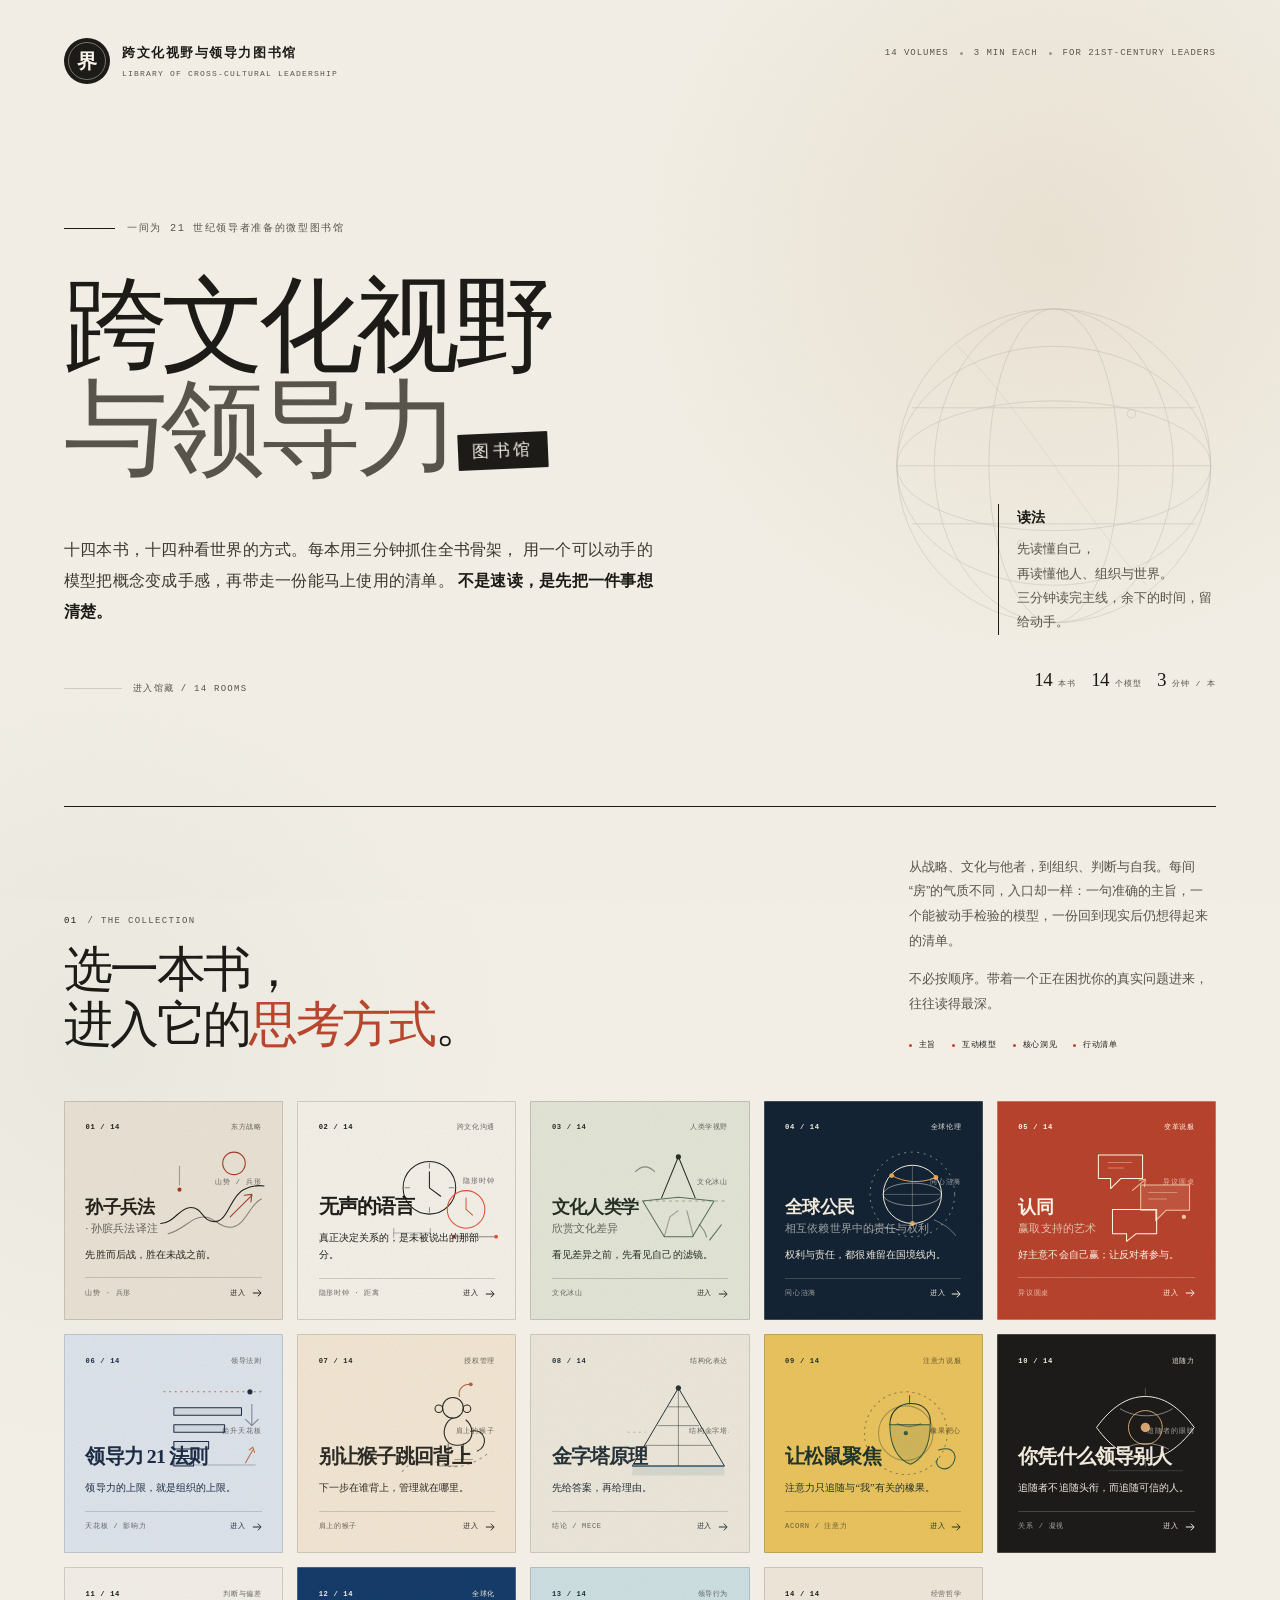
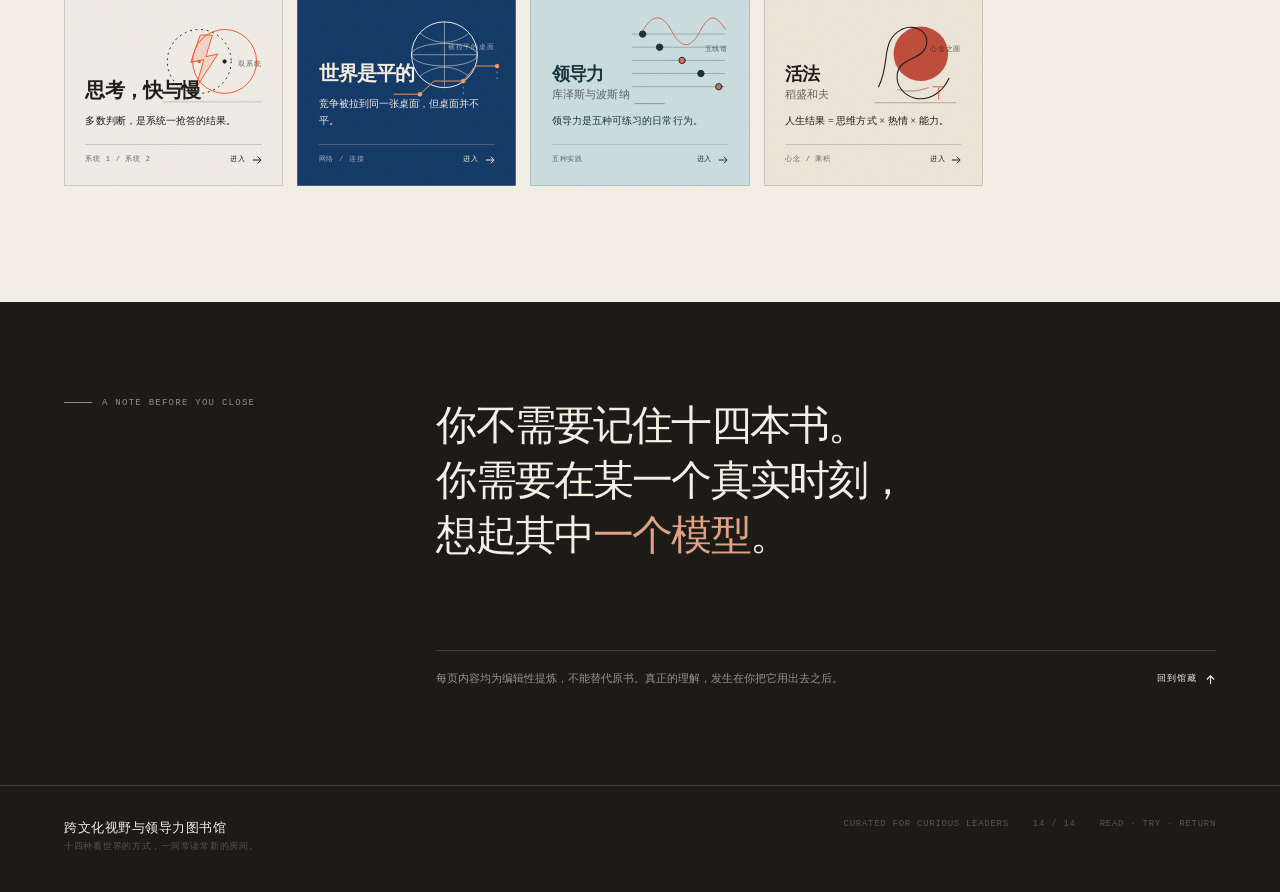
<file: index.html>
<!doctype html>
<html lang="zh-CN">
<head>
  <meta charset="utf-8">
  <meta name="viewport" content="width=device-width, initial-scale=1">
  <meta name="theme-color" content="#f2eee5">
  <link rel="icon" href="assets/favicon.svg" type="image/svg+xml">
  <meta name="description" content="跨文化视野与领导力图书馆：十四本经典，每本三分钟读透主旨，用一个互动模型和一份行动清单，训练 21 世纪领导者所需的判断力、文化感与行动力。">
  <title>跨文化视野与领导力图书馆 · 十四本书，十四种思考方式</title>
  <link rel="stylesheet" href="assets/css/base.css">
  <link rel="stylesheet" href="assets/css/home.css">
  <script>document.documentElement.classList.add("js");</script>
</head>
<body class="home-page">
  <a class="skip-link" href="#collection">跳到馆藏</a>

  <header class="home-header">
    <a class="home-brand" href="index.html" aria-label="跨文化视野与领导力图书馆首页">
      <span class="home-brand__seal" aria-hidden="true">界</span>
      <span class="home-brand__type">
        跨文化视野与领导力图书馆
        <small>LIBRARY OF CROSS-CULTURAL LEADERSHIP</small>
      </span>
    </a>
    <div class="home-header__meta" aria-label="馆藏信息">
      <span>14 volumes</span><span class="dot"></span>
      <span>3 min each</span><span class="dot"></span>
      <span>For 21st-century leaders</span>
    </div>
  </header>

  <main>
    <section class="home-hero" aria-labelledby="library-title">
      <div class="home-hero__copy">
        <p class="hero-kicker">一间为 21 世纪领导者准备的微型图书馆</p>
        <h1 id="library-title">
          <span>跨文化视野</span>
          <span class="hero-line__second">与领导力<em>图书馆</em></span>
        </h1>
        <p class="hero-lede">
          十四本书，十四种看世界的方式。每本用三分钟抓住全书骨架，
          用一个可以动手的模型把概念变成手感，再带走一份能马上使用的清单。
          <strong>不是速读，是先把一件事想清楚。</strong>
        </p>
        <a class="hero-scroll" href="#collection">
          <span class="hero-scroll__line" aria-hidden="true"></span>
          进入馆藏 / 14 rooms
        </a>
      </div>

      <aside class="home-hero__aside" aria-label="阅读说明">
        <svg class="hero-globe" viewBox="0 0 480 480" aria-hidden="true" focusable="false">
          <circle cx="240" cy="240" r="184"></circle>
          <ellipse cx="240" cy="240" rx="184" ry="76"></ellipse>
          <ellipse cx="240" cy="240" rx="184" ry="140"></ellipse>
          <ellipse cx="240" cy="240" rx="76" ry="184"></ellipse>
          <ellipse cx="240" cy="240" rx="140" ry="184"></ellipse>
          <path d="M56 240h368M74 172h332M74 308h332"></path>
          <path d="M126 99c75 68 154 210 223 281" opacity=".6"></path>
          <circle cx="331" cy="179" r="5" fill="currentColor" stroke="none"></circle>
          <circle cx="201" cy="331" r="3.5" fill="currentColor" stroke="none"></circle>
        </svg>
        <p class="hero-note">
          <strong>读法</strong>
          先读懂自己，<br>
          再读懂他人、组织与世界。<br>
          三分钟读完主线，余下的时间，留给动手。
        </p>
        <div class="hero-facts" aria-label="图书馆概览">
          <span><b>14</b> 本书</span>
          <span><b>14</b> 个模型</span>
          <span><b>3</b> 分钟 / 本</span>
        </div>
      </aside>
    </section>

    <section class="collection" id="collection" aria-labelledby="collection-title">
      <header class="collection-head">
        <div>
          <p class="section-index"><span>01</span> / THE COLLECTION</p>
          <h2 id="collection-title">选一本书，<br>进入它的<em>思考方式</em>。</h2>
        </div>
        <div class="collection-intro">
          <p>从战略、文化与他者，到组织、判断与自我。每间“房”的气质不同，入口却一样：一句准确的主旨，一个能被动手检验的模型，一份回到现实后仍想得起来的清单。</p>
          <p>不必按顺序。带着一个正在困扰你的真实问题进来，往往读得最深。</p>
          <div class="reading-legend" aria-label="每本书的阅读结构">
            <span><i></i> 主旨</span>
            <span><i></i> 互动模型</span>
            <span><i></i> 核心洞见</span>
            <span><i></i> 行动清单</span>
          </div>
        </div>
      </header>

      <div class="matrix">
        <!-- 01 孙子兵法 -->
        <a class="book-tile" href="books/sunzi.html" style="--tile-bg:#e8e1d3;--tile-ink:#24211b;--tile-accent:#a33b2a;--tile-line:rgba(36,33,27,.18);" data-reveal aria-label="孙子兵法·孙膑兵法译注：先胜而后战，胜在未战之前。进入书页">
          <div class="tile-top">
            <span class="tile-top__no">01 / 14</span>
            <span class="tile-top__cat">东方战略</span>
          </div>
          <div class="tile-canvas">
            <div class="tile-motif" aria-hidden="true">
              <svg viewBox="0 0 120 120" fill="none" stroke="currentColor" stroke-width="1.15" stroke-linecap="round" stroke-linejoin="round">
                <circle class="accent" cx="83" cy="27" r="12" stroke="var(--tile-accent)"></circle>
                <path d="M5 91c15-1 20-17 32-17 13 0 12 15 25 15 15 0 17-27 31-34 8-4 15-5 22-4"></path>
                <path class="thin" d="M13 102c18-5 24-18 38-18 12 0 15 11 28 11 16 0 20-24 33-30"></path>
                <path class="accent" d="M79 84 102 61" stroke="var(--tile-accent)"></path>
                <path class="accent" d="m94 61 8-1-1 8" stroke="var(--tile-accent)"></path>
                <path d="M25 30v20" opacity=".36"></path>
                <circle class="solid-accent" cx="25" cy="55" r="2.2" stroke="none"></circle>
              </svg>
            </div>
            <span class="tile-motif-label">山势 / 兵形</span>
          </div>
          <div class="tile-copy">
            <h3 class="tile-title tile-title--long">
              <span class="tile-title__main">孙子兵法</span>
              <span class="tile-title__sub">· 孙膑兵法译注</span>
            </h3>
            <p class="tile-thesis">先胜而后战，胜在未战之前。</p>
          </div>
          <div class="tile-foot">
            <span>山势 · 兵形</span>
            <span class="tile-enter">进入
              <svg viewBox="0 0 12 12" fill="none" stroke="currentColor" stroke-width="1.2" aria-hidden="true"><path d="M1 6h9M7 2l4 4-4 4"/></svg>
            </span>
          </div>
        </a>

        <!-- 02 无声的语言 -->
        <a class="book-tile" href="books/silent-language.html" style="--tile-bg:#f3efe7;--tile-ink:#1f1e1a;--tile-accent:#dd5035;--tile-line:rgba(31,30,26,.18);" data-reveal aria-label="无声的语言：真正决定关系的，是未被说出的那部分。进入书页">
          <div class="tile-top">
            <span class="tile-top__no">02 / 14</span>
            <span class="tile-top__cat">跨文化沟通</span>
          </div>
          <div class="tile-canvas">
            <div class="tile-motif" aria-hidden="true">
              <svg viewBox="0 0 120 120" fill="none" stroke="currentColor" stroke-width="1.1" stroke-linecap="round">
                <circle cx="43" cy="53" r="28"></circle>
                <circle class="accent" cx="82" cy="76" r="20" stroke="var(--tile-accent)"></circle>
                <path d="M43 53V36M43 53l12 9"></path>
                <path class="thin" d="M43 27v5M43 74v5M17 53h5M64 53h5"></path>
                <path class="accent" d="M82 76V64M82 76l7 6" stroke="var(--tile-accent)"></path>
                <path d="M5 101h39" opacity=".32"></path>
                <path d="M5 96v10M44 96v10" opacity=".32"></path>
                <path class="thin" d="M69 105h45"></path>
                <circle class="solid-accent" cx="69" cy="105" r="2" stroke="none"></circle>
                <circle class="solid-accent" cx="114" cy="105" r="2" stroke="none"></circle>
              </svg>
            </div>
            <span class="tile-motif-label">隐形时钟</span>
          </div>
          <div class="tile-copy">
            <h3 class="tile-title"><span class="tile-title__main">无声的语言</span></h3>
            <p class="tile-thesis">真正决定关系的，是未被说出的那部分。</p>
          </div>
          <div class="tile-foot">
            <span>隐形时钟 · 距离</span>
            <span class="tile-enter">进入
              <svg viewBox="0 0 12 12" fill="none" stroke="currentColor" stroke-width="1.2" aria-hidden="true"><path d="M1 6h9M7 2l4 4-4 4"/></svg>
            </span>
          </div>
        </a>

        <!-- 03 文化人类学 -->
        <a class="book-tile" href="books/anthropology.html" style="--tile-bg:#e2e4d6;--tile-ink:#253024;--tile-accent:#56704f;--tile-line:rgba(37,48,36,.2);" data-reveal aria-label="文化人类学：欣赏文化差异。看见差异之前，先看见自己的滤镜。进入书页">
          <div class="tile-top">
            <span class="tile-top__no">03 / 14</span>
            <span class="tile-top__cat">人类学视野</span>
          </div>
          <div class="tile-canvas">
            <div class="tile-motif" aria-hidden="true">
              <svg viewBox="0 0 120 120" fill="none" stroke="currentColor" stroke-width="1.1" stroke-linejoin="round">
                <path d="M8 67h104" opacity=".38" stroke-dasharray="3 4"></path>
                <path d="M42 64 60 20l18 44"></path>
                <path d="M22 67 60 63l38 4-23 38H45L22 67Z" stroke="var(--tile-accent)"></path>
                <path d="M45 105 51 84l9-7" opacity=".4"></path>
                <path d="m69 77 7 28" opacity=".4"></path>
                <path class="accent" d="m93 109 13-17" stroke="var(--tile-accent)"></path>
                <circle cx="60" cy="20" r="2.2" fill="currentColor"></circle>
                <path class="thin" d="M14 36c7-7 14-7 21 0M82 92c4 4 7 8 8 14"></path>
              </svg>
            </div>
            <span class="tile-motif-label">文化冰山</span>
          </div>
          <div class="tile-copy">
            <h3 class="tile-title tile-title--long">
              <span class="tile-title__main">文化人类学</span>
              <span class="tile-title__sub">欣赏文化差异</span>
            </h3>
            <p class="tile-thesis">看见差异之前，先看见自己的滤镜。</p>
          </div>
          <div class="tile-foot">
            <span>文化冰山</span>
            <span class="tile-enter">进入
              <svg viewBox="0 0 12 12" fill="none" stroke="currentColor" stroke-width="1.2" aria-hidden="true"><path d="M1 6h9M7 2l4 4-4 4"/></svg>
            </span>
          </div>
        </a>

        <!-- 04 全球公民 -->
        <a class="book-tile book-tile--dark" href="books/global-citizen.html" style="--tile-bg:#132333;--tile-ink:#f1eadc;--tile-accent:#e1a254;--tile-line:rgba(241,234,220,.2);" data-reveal aria-label="全球公民：权利与责任，都很难留在国境线内。进入书页">
          <div class="tile-top">
            <span class="tile-top__no">04 / 14</span>
            <span class="tile-top__cat">全球伦理</span>
          </div>
          <div class="tile-canvas">
            <div class="tile-motif" aria-hidden="true">
              <svg viewBox="0 0 120 120" fill="none" stroke="currentColor" stroke-width="1.05">
                <circle cx="60" cy="60" r="45" stroke-dasharray="2 5" opacity=".55"></circle>
                <circle cx="60" cy="60" r="31"></circle>
                <ellipse cx="60" cy="60" rx="31" ry="12" opacity=".5"></ellipse>
                <path d="M60 29v62M29 60h62" opacity=".3"></path>
                <path class="accent" d="M38 40c13 7 30 9 47 2" stroke="var(--tile-accent)"></path>
                <circle class="solid-accent" cx="38" cy="40" r="2.6" stroke="none"></circle>
                <circle class="solid-accent" cx="85" cy="42" r="2.6" stroke="none"></circle>
                <circle class="solid-accent" cx="60" cy="91" r="2.6" stroke="none"></circle>
                <path d="M83 87c11 5 18 10 23 17" opacity=".42"></path>
                <path d="M12 101c12-6 23-7 34-3" opacity=".42"></path>
              </svg>
            </div>
            <span class="tile-motif-label">同心涟漪</span>
          </div>
          <div class="tile-copy">
            <h3 class="tile-title tile-title--long">
              <span class="tile-title__main">全球公民</span>
              <span class="tile-title__sub">相互依赖世界中的责任与权利</span>
            </h3>
            <p class="tile-thesis">权利与责任，都很难留在国境线内。</p>
          </div>
          <div class="tile-foot">
            <span>同心涟漪</span>
            <span class="tile-enter">进入
              <svg viewBox="0 0 12 12" fill="none" stroke="currentColor" stroke-width="1.2" aria-hidden="true"><path d="M1 6h9M7 2l4 4-4 4"/></svg>
            </span>
          </div>
        </a>

        <!-- 05 认同 -->
        <a class="book-tile book-tile--red" href="books/buy-in.html" style="--tile-bg:#b8432d;--tile-ink:#fff6e8;--tile-accent:#f2c1a2;--tile-line:rgba(255,246,232,.26);" data-reveal aria-label="认同：赢取支持的艺术。好主意不会自己赢，让反对者参与。进入书页">
          <div class="tile-top">
            <span class="tile-top__no">05 / 14</span>
            <span class="tile-top__cat">变革说服</span>
          </div>
          <div class="tile-canvas">
            <div class="tile-motif" aria-hidden="true">
              <svg viewBox="0 0 120 120" fill="none" stroke="currentColor" stroke-width="1.1" stroke-linejoin="round">
                <path d="M10 18h47v25H34L23 54V43H10V18Z"></path>
                <path d="M55 50h52v27H82l-11 11V77H55V50Z" stroke="var(--tile-accent)" fill="var(--tile-accent)" fill-opacity=".14"></path>
                <path d="M25 76h47v26H50l-10 8v-8H25V76Z"></path>
                <path class="accent" d="m46 56 13-11" stroke="var(--tile-accent)"></path>
                <path class="accent" d="m53 45 7-1-1 8" stroke="var(--tile-accent)"></path>
                <path d="M20 26h26M20 32h17M63 58h31M63 65h20" opacity=".35"></path>
                <circle class="solid-accent" cx="101" cy="84" r="2.3" stroke="none"></circle>
              </svg>
            </div>
            <span class="tile-motif-label">异议圆桌</span>
          </div>
          <div class="tile-copy">
            <h3 class="tile-title tile-title--long">
              <span class="tile-title__main">认同</span>
              <span class="tile-title__sub">赢取支持的艺术</span>
            </h3>
            <p class="tile-thesis">好主意不会自己赢；让反对者参与。</p>
          </div>
          <div class="tile-foot">
            <span>异议圆桌</span>
            <span class="tile-enter">进入
              <svg viewBox="0 0 12 12" fill="none" stroke="currentColor" stroke-width="1.2" aria-hidden="true"><path d="M1 6h9M7 2l4 4-4 4"/></svg>
            </span>
          </div>
        </a>

        <!-- 06 领导力21法则 -->
        <a class="book-tile" href="books/leadership-21.html" style="--tile-bg:#dde3ea;--tile-ink:#1c2c45;--tile-accent:#b86c40;--tile-line:rgba(28,44,69,.18);" data-reveal aria-label="领导力21法则：领导力的上限，就是组织的上限。进入书页">
          <div class="tile-top">
            <span class="tile-top__no">06 / 14</span>
            <span class="tile-top__cat">领导法则</span>
          </div>
          <div class="tile-canvas">
            <div class="tile-motif" aria-hidden="true">
              <svg viewBox="0 0 120 120" fill="none" stroke="currentColor" stroke-width="1.1" stroke-linejoin="round">
                <path class="accent" d="M8 20h104" stroke="var(--tile-accent)" stroke-dasharray="2 4"></path>
                <path d="M15 98h91" opacity=".3"></path>
                <path d="M19 91h21v8H19zM19 73h37v8H19zM19 55h54v8H19zM19 37h72v8H19z" fill="currentColor" fill-opacity=".05"></path>
                <path d="m95 96 8-14" stroke="var(--tile-accent)"></path>
                <path d="m99 82 4-3 2 6" stroke="var(--tile-accent)"></path>
                <circle cx="100" cy="20" r="2.2" fill="currentColor"></circle>
                <path class="thin" d="M102 33v23M95 49l7 7 7-7"></path>
              </svg>
            </div>
            <span class="tile-motif-label">抬升天花板</span>
          </div>
          <div class="tile-copy">
            <h3 class="tile-title"><span class="tile-title__main">领导力 21 法则</span></h3>
            <p class="tile-thesis">领导力的上限，就是组织的上限。</p>
          </div>
          <div class="tile-foot">
            <span>天花板 / 影响力</span>
            <span class="tile-enter">进入
              <svg viewBox="0 0 12 12" fill="none" stroke="currentColor" stroke-width="1.2" aria-hidden="true"><path d="M1 6h9M7 2l4 4-4 4"/></svg>
            </span>
          </div>
        </a>

        <!-- 07 别让猴子跳回背上 -->
        <a class="book-tile" href="books/monkey.html" style="--tile-bg:#f1e5d2;--tile-ink:#2b2a24;--tile-accent:#a96140;--tile-line:rgba(43,42,36,.18);" data-reveal aria-label="别让猴子跳回背上：下一步在谁背上，管理就在哪里。进入书页">
          <div class="tile-top">
            <span class="tile-top__no">07 / 14</span>
            <span class="tile-top__cat">授权管理</span>
          </div>
          <div class="tile-canvas">
            <div class="tile-motif" aria-hidden="true">
              <svg viewBox="0 0 120 120" fill="none" stroke="currentColor" stroke-width="1.15" stroke-linecap="round" stroke-linejoin="round">
                <path d="M14 105c18-20 25-16 39-9 16 8 35 3 53-11" stroke-dasharray="2 5" opacity=".4"></path>
                <circle cx="68" cy="37" r="11"></circle>
                <circle cx="53" cy="38" r="4"></circle>
                <circle cx="83" cy="38" r="4"></circle>
                <path d="M68 48c-8 3-12 15-7 23 4 7 16 8 23 2 6-5 6-16-2-23"></path>
                <path d="M87 62c17-4 19 17 7 21"></path>
                <path d="M63 75v23M79 75v17" opacity=".65"></path>
                <path d="M53 99h20M70 92h19" opacity=".38"></path>
                <path class="accent" d="M75 25c-2-8 4-13 11-13" stroke="var(--tile-accent)"></path>
                <circle class="solid-accent" cx="87" cy="12" r="2" stroke="none"></circle>
              </svg>
            </div>
            <span class="tile-motif-label">肩上的猴子</span>
          </div>
          <div class="tile-copy">
            <h3 class="tile-title"><span class="tile-title__main">别让猴子跳回背上</span></h3>
            <p class="tile-thesis">下一步在谁背上，管理就在哪里。</p>
          </div>
          <div class="tile-foot">
            <span>肩上的猴子</span>
            <span class="tile-enter">进入
              <svg viewBox="0 0 12 12" fill="none" stroke="currentColor" stroke-width="1.2" aria-hidden="true"><path d="M1 6h9M7 2l4 4-4 4"/></svg>
            </span>
          </div>
        </a>

        <!-- 08 金字塔原理 -->
        <a class="book-tile" href="books/pyramid.html" style="--tile-bg:#ebe6d9;--tile-ink:#263237;--tile-accent:#39647a;--tile-line:rgba(38,50,55,.18);" data-reveal aria-label="金字塔原理：先给答案，再给理由。进入书页">
          <div class="tile-top">
            <span class="tile-top__no">08 / 14</span>
            <span class="tile-top__cat">结构化表达</span>
          </div>
          <div class="tile-canvas">
            <div class="tile-motif" aria-hidden="true">
              <svg viewBox="0 0 120 120" fill="none" stroke="currentColor" stroke-width="1.05" stroke-linejoin="round">
                <path d="M60 16 109 99H11L60 16Z"></path>
                <path class="thin" d="M60 16v83M38 56h44M24 77h72M49 36h22"></path>
                <path d="M11 99h98" stroke="var(--tile-accent)"></path>
                <path d="M11 99h98v10H11z" fill="var(--tile-accent)" fill-opacity=".12" stroke="none"></path>
                <circle cx="60" cy="16" r="2.4" fill="currentColor"></circle>
                <path d="M6 63h19M95 63h19" opacity=".3" stroke-dasharray="2 4"></path>
              </svg>
            </div>
            <span class="tile-motif-label">结构金字塔</span>
          </div>
          <div class="tile-copy">
            <h3 class="tile-title"><span class="tile-title__main">金字塔原理</span></h3>
            <p class="tile-thesis">先给答案，再给理由。</p>
          </div>
          <div class="tile-foot">
            <span>结论 / MECE</span>
            <span class="tile-enter">进入
              <svg viewBox="0 0 12 12" fill="none" stroke="currentColor" stroke-width="1.2" aria-hidden="true"><path d="M1 6h9M7 2l4 4-4 4"/></svg>
            </span>
          </div>
        </a>

        <!-- 09 让松鼠聚焦 -->
        <a class="book-tile" href="books/squirrel.html" style="--tile-bg:#e9c35e;--tile-ink:#203429;--tile-accent:#315a3f;--tile-line:rgba(32,52,41,.22);" data-reveal aria-label="让松鼠聚焦：注意力只追随与“我”有关的橡果。进入书页">
          <div class="tile-top">
            <span class="tile-top__no">09 / 14</span>
            <span class="tile-top__cat">注意力说服</span>
          </div>
          <div class="tile-canvas">
            <div class="tile-motif" aria-hidden="true">
              <svg viewBox="0 0 120 120" fill="none" stroke="currentColor" stroke-width="1.1" stroke-linecap="round">
                <circle cx="53" cy="64" r="44" stroke-dasharray="1.5 5" opacity=".45"></circle>
                <circle cx="53" cy="64" r="29" opacity=".35"></circle>
                <path d="M36 55c0-15 12-25 28-22 10 2 16 10 15 21"></path>
                <path d="M36 55h43c0 23-9 38-21 42-13-4-22-19-22-42Z" fill="var(--tile-accent)" fill-opacity=".14" stroke="var(--tile-accent)"></path>
                <path d="M57 33v-9" stroke="var(--tile-accent)"></path>
                <path d="M44 54c8 4 17 4 25 0" opacity=".5"></path>
                <path d="M88 82c18-6 22 10 12 18-7 5-18-1-13-9" stroke="var(--tile-accent)"></path>
                <circle class="solid-accent" cx="53" cy="64" r="2.2" stroke="none"></circle>
              </svg>
            </div>
            <span class="tile-motif-label">橡果靶心</span>
          </div>
          <div class="tile-copy">
            <h3 class="tile-title"><span class="tile-title__main">让松鼠聚焦</span></h3>
            <p class="tile-thesis">注意力只追随与“我”有关的橡果。</p>
          </div>
          <div class="tile-foot">
            <span>ACORN / 注意力</span>
            <span class="tile-enter">进入
              <svg viewBox="0 0 12 12" fill="none" stroke="currentColor" stroke-width="1.2" aria-hidden="true"><path d="M1 6h9M7 2l4 4-4 4"/></svg>
            </span>
          </div>
        </a>

        <!-- 10 你凭什么领导别人 -->
        <a class="book-tile book-tile--dark" href="books/why-led.html" style="--tile-bg:#1c1b19;--tile-ink:#f1e9dc;--tile-accent:#d5a36e;--tile-line:rgba(241,233,220,.2);" data-reveal aria-label="你凭什么领导别人：追随者不追随头衔，而追随可信的人。进入书页">
          <div class="tile-top">
            <span class="tile-top__no">10 / 14</span>
            <span class="tile-top__cat">追随力</span>
          </div>
          <div class="tile-canvas">
            <div class="tile-motif" aria-hidden="true">
              <svg viewBox="0 0 120 120" fill="none" stroke="currentColor" stroke-width="1.05">
                <path d="M8 58c16-22 33-33 52-33s36 11 52 33c-16 22-33 33-52 33S24 80 8 58Z"></path>
                <circle cx="60" cy="58" r="18" stroke="var(--tile-accent)"></circle>
                <circle class="solid-accent" cx="60" cy="58" r="5" stroke="none"></circle>
                <path class="thin" d="M33 38c16 10 40 10 56 0M36 81c15-8 33-8 49 0"></path>
                <path d="M60 25v-9M60 100v-9" opacity=".25"></path>
                <path d="M20 104h80" opacity=".16"></path>
              </svg>
            </div>
            <span class="tile-motif-label">追随者的眼睛</span>
          </div>
          <div class="tile-copy">
            <h3 class="tile-title"><span class="tile-title__main">你凭什么领导别人</span></h3>
            <p class="tile-thesis">追随者不追随头衔，而追随可信的人。</p>
          </div>
          <div class="tile-foot">
            <span>关系 / 凝视</span>
            <span class="tile-enter">进入
              <svg viewBox="0 0 12 12" fill="none" stroke="currentColor" stroke-width="1.2" aria-hidden="true"><path d="M1 6h9M7 2l4 4-4 4"/></svg>
            </span>
          </div>
        </a>

        <!-- 11 思考，快与慢 -->
        <a class="book-tile" href="books/thinking.html" style="--tile-bg:#f2eee7;--tile-ink:#1e1e1c;--tile-accent:#ef5b32;--tile-line:rgba(30,30,28,.18);" data-reveal aria-label="思考，快与慢：多数判断，是系统一抢答的结果。进入书页">
          <div class="tile-top">
            <span class="tile-top__no">11 / 14</span>
            <span class="tile-top__cat">判断与偏差</span>
          </div>
          <div class="tile-canvas">
            <div class="tile-motif" aria-hidden="true">
              <svg viewBox="0 0 120 120" fill="none" stroke="currentColor" stroke-width="1.05">
                <circle cx="46" cy="59" r="34" stroke-dasharray="2 4"></circle>
                <circle cx="73" cy="59" r="34" stroke="var(--tile-accent)"></circle>
                <path d="M47 31 37 60l14-3-9 31 24-37-13 3 7-23Z" fill="var(--tile-accent)" fill-opacity=".16" stroke="var(--tile-accent)" stroke-linejoin="round"></path>
                <path d="M7 102h106" opacity=".2"></path>
                <circle class="solid-accent" cx="46" cy="59" r="1.8" stroke="none"></circle>
                <circle cx="73" cy="59" r="1.8" fill="currentColor"></circle>
              </svg>
            </div>
            <span class="tile-motif-label">双系统</span>
          </div>
          <div class="tile-copy">
            <h3 class="tile-title"><span class="tile-title__main">思考，快与慢</span></h3>
            <p class="tile-thesis">多数判断，是系统一抢答的结果。</p>
          </div>
          <div class="tile-foot">
            <span>系统 1 / 系统 2</span>
            <span class="tile-enter">进入
              <svg viewBox="0 0 12 12" fill="none" stroke="currentColor" stroke-width="1.2" aria-hidden="true"><path d="M1 6h9M7 2l4 4-4 4"/></svg>
            </span>
          </div>
        </a>

        <!-- 12 世界是平的 -->
        <a class="book-tile book-tile--dark" href="books/flat-world.html" style="--tile-bg:#153b69;--tile-ink:#f3eddf;--tile-accent:#ef9557;--tile-line:rgba(243,237,223,.22);" data-reveal aria-label="世界是平的：竞争被拉到同一张桌面，但桌面并不平。进入书页">
          <div class="tile-top">
            <span class="tile-top__no">12 / 14</span>
            <span class="tile-top__cat">全球化</span>
          </div>
          <div class="tile-canvas">
            <div class="tile-motif" aria-hidden="true">
              <svg viewBox="0 0 120 120" fill="none" stroke="currentColor" stroke-width="1.05">
                <circle cx="59" cy="54" r="35"></circle>
                <ellipse cx="59" cy="54" rx="35" ry="12" opacity=".55"></ellipse>
                <path class="thin" d="M24 54h70M59 19v70M33 31c16 13 36 13 52 0M33 77c16-13 36-13 52 0"></path>
                <path class="accent" d="M5 96h28l15-14h31l13-16h23" stroke="var(--tile-accent)"></path>
                <circle class="solid-accent" cx="33" cy="96" r="2.4" stroke="none"></circle>
                <circle class="solid-accent" cx="79" cy="82" r="2.4" stroke="none"></circle>
                <circle class="solid-accent" cx="115" cy="66" r="2.4" stroke="none"></circle>
                <path class="thin" d="M32 96v13M79 82v15M115 66v17" stroke-dasharray="2 4"></path>
              </svg>
            </div>
            <span class="tile-motif-label">被拉平的桌面</span>
          </div>
          <div class="tile-copy">
            <h3 class="tile-title"><span class="tile-title__main">世界是平的</span></h3>
            <p class="tile-thesis">竞争被拉到同一张桌面，但桌面并不平。</p>
          </div>
          <div class="tile-foot">
            <span>网络 / 连接</span>
            <span class="tile-enter">进入
              <svg viewBox="0 0 12 12" fill="none" stroke="currentColor" stroke-width="1.2" aria-hidden="true"><path d="M1 6h9M7 2l4 4-4 4"/></svg>
            </span>
          </div>
        </a>

        <!-- 13 领导力：库泽斯与波斯纳 -->
        <a class="book-tile" href="books/leadership-challenge.html" style="--tile-bg:#cddfe1;--tile-ink:#18363b;--tile-accent:#d96a4d;--tile-line:rgba(24,54,59,.18);" data-reveal aria-label="领导力：库泽斯与波斯纳。领导力是五种可练习的日常行为。进入书页">
          <div class="tile-top">
            <span class="tile-top__no">13 / 14</span>
            <span class="tile-top__cat">领导行为</span>
          </div>
          <div class="tile-canvas">
            <div class="tile-motif" aria-hidden="true">
              <svg viewBox="0 0 120 120" fill="none" stroke="currentColor" stroke-width="1.05" stroke-linecap="round">
                <path d="M11 32h98M11 46h98M11 60h98M11 74h98M11 88h98" opacity=".3"></path>
                <path class="accent" d="M22 29c10-19 21-19 31 0s20 19 30 0 17-18 27-2" stroke="var(--tile-accent)"></path>
                <circle cx="22" cy="32" r="3.4" fill="currentColor"></circle>
                <circle cx="40" cy="46" r="3.4" fill="currentColor"></circle>
                <circle cx="64" cy="60" r="3.4" fill="var(--tile-accent)"></circle>
                <circle cx="84" cy="74" r="3.4" fill="currentColor"></circle>
                <circle cx="103" cy="88" r="3.4" fill="var(--tile-accent)"></circle>
                <path d="M14 106h31" opacity=".4"></path>
              </svg>
            </div>
            <span class="tile-motif-label">五线谱</span>
          </div>
          <div class="tile-copy">
            <h3 class="tile-title tile-title--long">
              <span class="tile-title__main">领导力</span>
              <span class="tile-title__sub">库泽斯与波斯纳</span>
            </h3>
            <p class="tile-thesis">领导力是五种可练习的日常行为。</p>
          </div>
          <div class="tile-foot">
            <span>五种实践</span>
            <span class="tile-enter">进入
              <svg viewBox="0 0 12 12" fill="none" stroke="currentColor" stroke-width="1.2" aria-hidden="true"><path d="M1 6h9M7 2l4 4-4 4"/></svg>
            </span>
          </div>
        </a>

        <!-- 14 活法 -->
        <a class="book-tile" href="books/living-philosophy.html" style="--tile-bg:#eee7da;--tile-ink:#1e1d18;--tile-accent:#bb3d2b;--tile-line:rgba(30,29,24,.18);" data-reveal aria-label="活法：人生结果等于思维方式乘热情乘能力。进入书页">
          <div class="tile-top">
            <span class="tile-top__no">14 / 14</span>
            <span class="tile-top__cat">经营哲学</span>
          </div>
          <div class="tile-canvas">
            <div class="tile-motif" aria-hidden="true">
              <svg viewBox="0 0 120 120" fill="none" stroke="currentColor" stroke-width="1.15" stroke-linecap="round">
                <circle cx="69" cy="53" r="29" fill="var(--tile-accent)" fill-opacity=".9" stroke="none"></circle>
                <path d="M24 88c12-23 3-45 20-58 14-11 34-3 31 13-3 17-28 13-31 31-2 13 7 23 18 26 16 4 30-6 37-21"></path>
                <path d="M20 105h86" opacity=".3"></path>
                <path d="M44 91c11 3 22 2 33-2" opacity=".35"></path>
                <path class="accent" d="M88 88v13M82 88h12" stroke="var(--tile-accent)" opacity=".7"></path>
              </svg>
            </div>
            <span class="tile-motif-label">心念之圆</span>
          </div>
          <div class="tile-copy">
            <h3 class="tile-title tile-title--long">
              <span class="tile-title__main">活法</span>
              <span class="tile-title__sub">稻盛和夫</span>
            </h3>
            <p class="tile-thesis">人生结果 = 思维方式 × 热情 × 能力。</p>
          </div>
          <div class="tile-foot">
            <span>心念 / 乘积</span>
            <span class="tile-enter">进入
              <svg viewBox="0 0 12 12" fill="none" stroke="currentColor" stroke-width="1.2" aria-hidden="true"><path d="M1 6h9M7 2l4 4-4 4"/></svg>
            </span>
          </div>
        </a>
      </div>
    </section>

    <section class="home-coda" aria-label="阅读之后">
      <p class="home-coda__label">A NOTE BEFORE YOU CLOSE</p>
      <blockquote>你不需要记住十四本书。<br>你需要在某一个真实时刻，<br>想起其中<em>一个模型</em>。</blockquote>
      <div class="home-coda__aside">
        <span>每页内容均为编辑性提炼，不能替代原书。真正的理解，发生在你把它用出去之后。</span>
        <a href="#collection">回到馆藏
          <svg width="11" height="11" viewBox="0 0 12 12" fill="none" stroke="currentColor" stroke-width="1.2" aria-hidden="true"><path d="M6 11V2M2 6l4-4 4 4"/></svg>
        </a>
      </div>
    </section>
  </main>

  <footer class="home-footer">
    <div>
      <strong>跨文化视野与领导力图书馆</strong><br>
      十四种看世界的方式，一间常读常新的房间。
    </div>
    <div class="home-footer__right">
      <span>CURATED FOR CURIOUS LEADERS</span>
      <span>14 / 14</span>
      <span>READ · TRY · RETURN</span>
    </div>
  </footer>

  <script src="assets/js/site.js"></script>
</body>
</html>
</file>
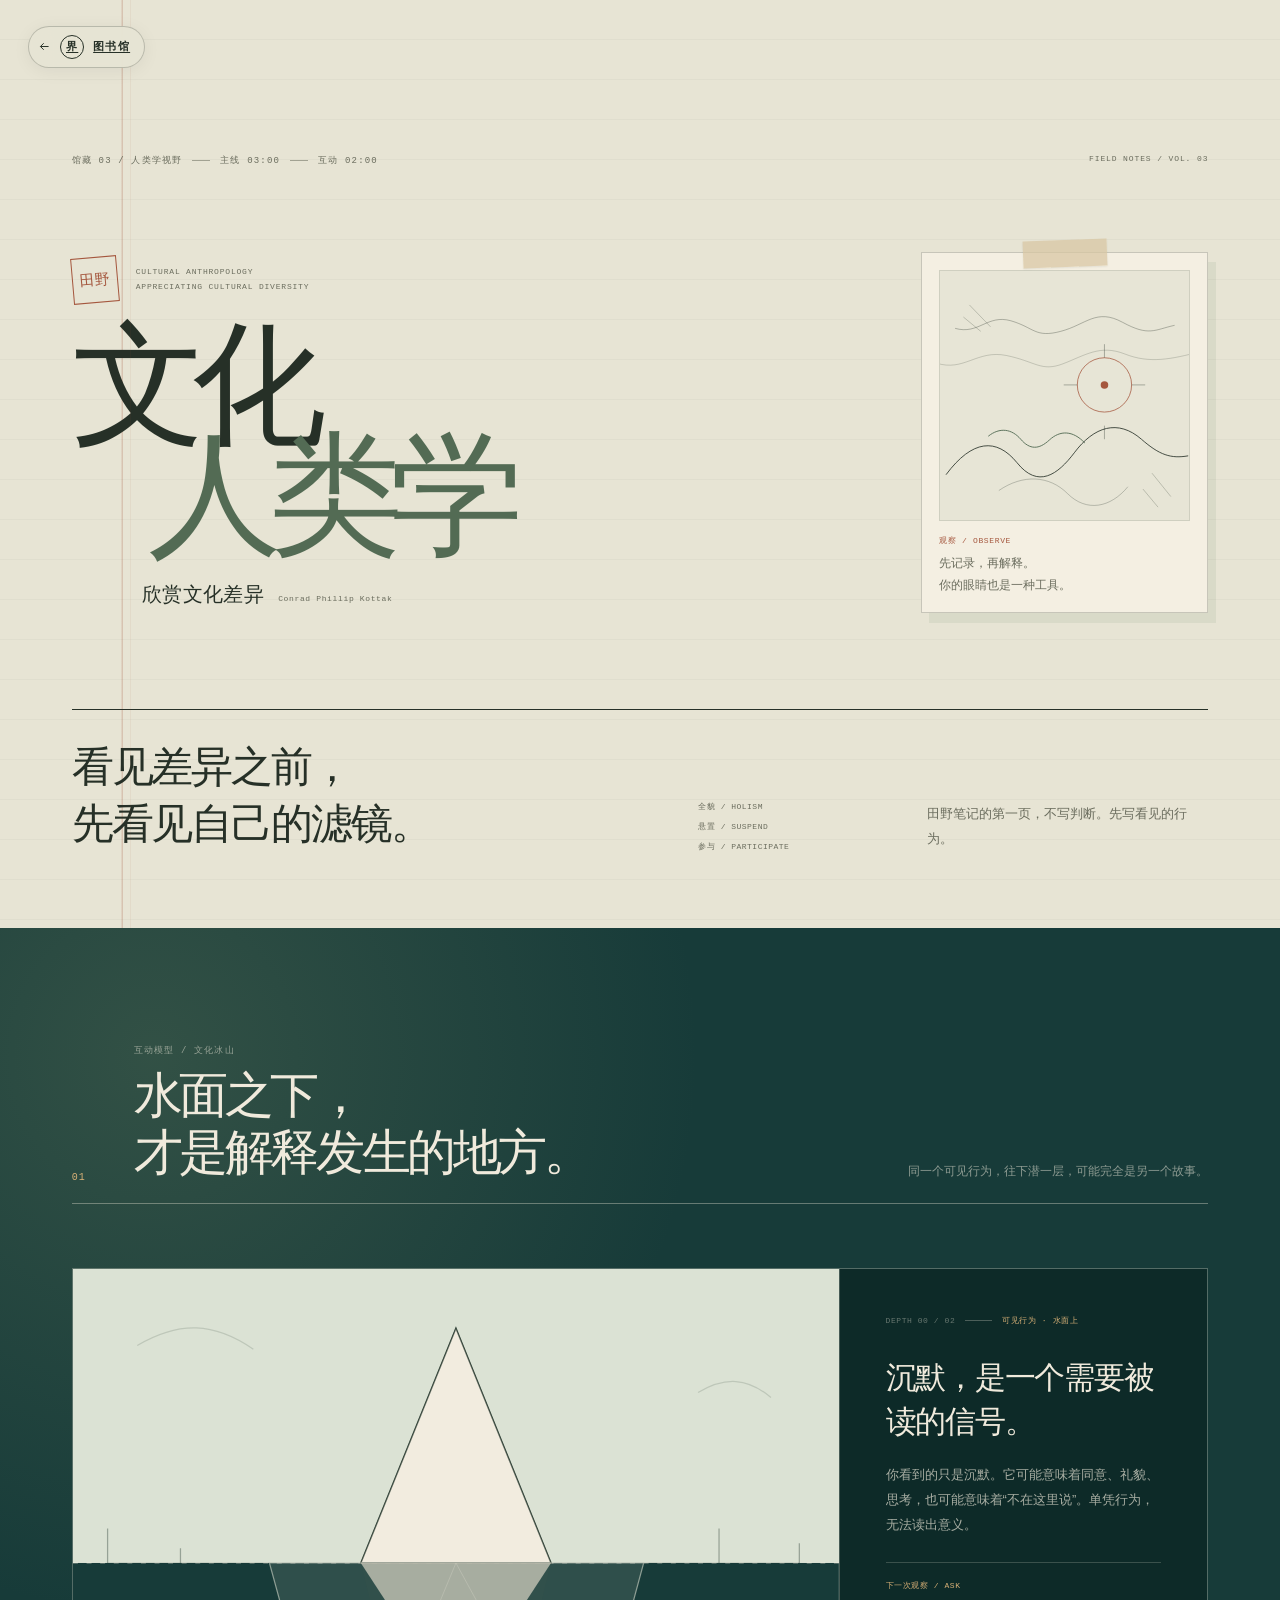
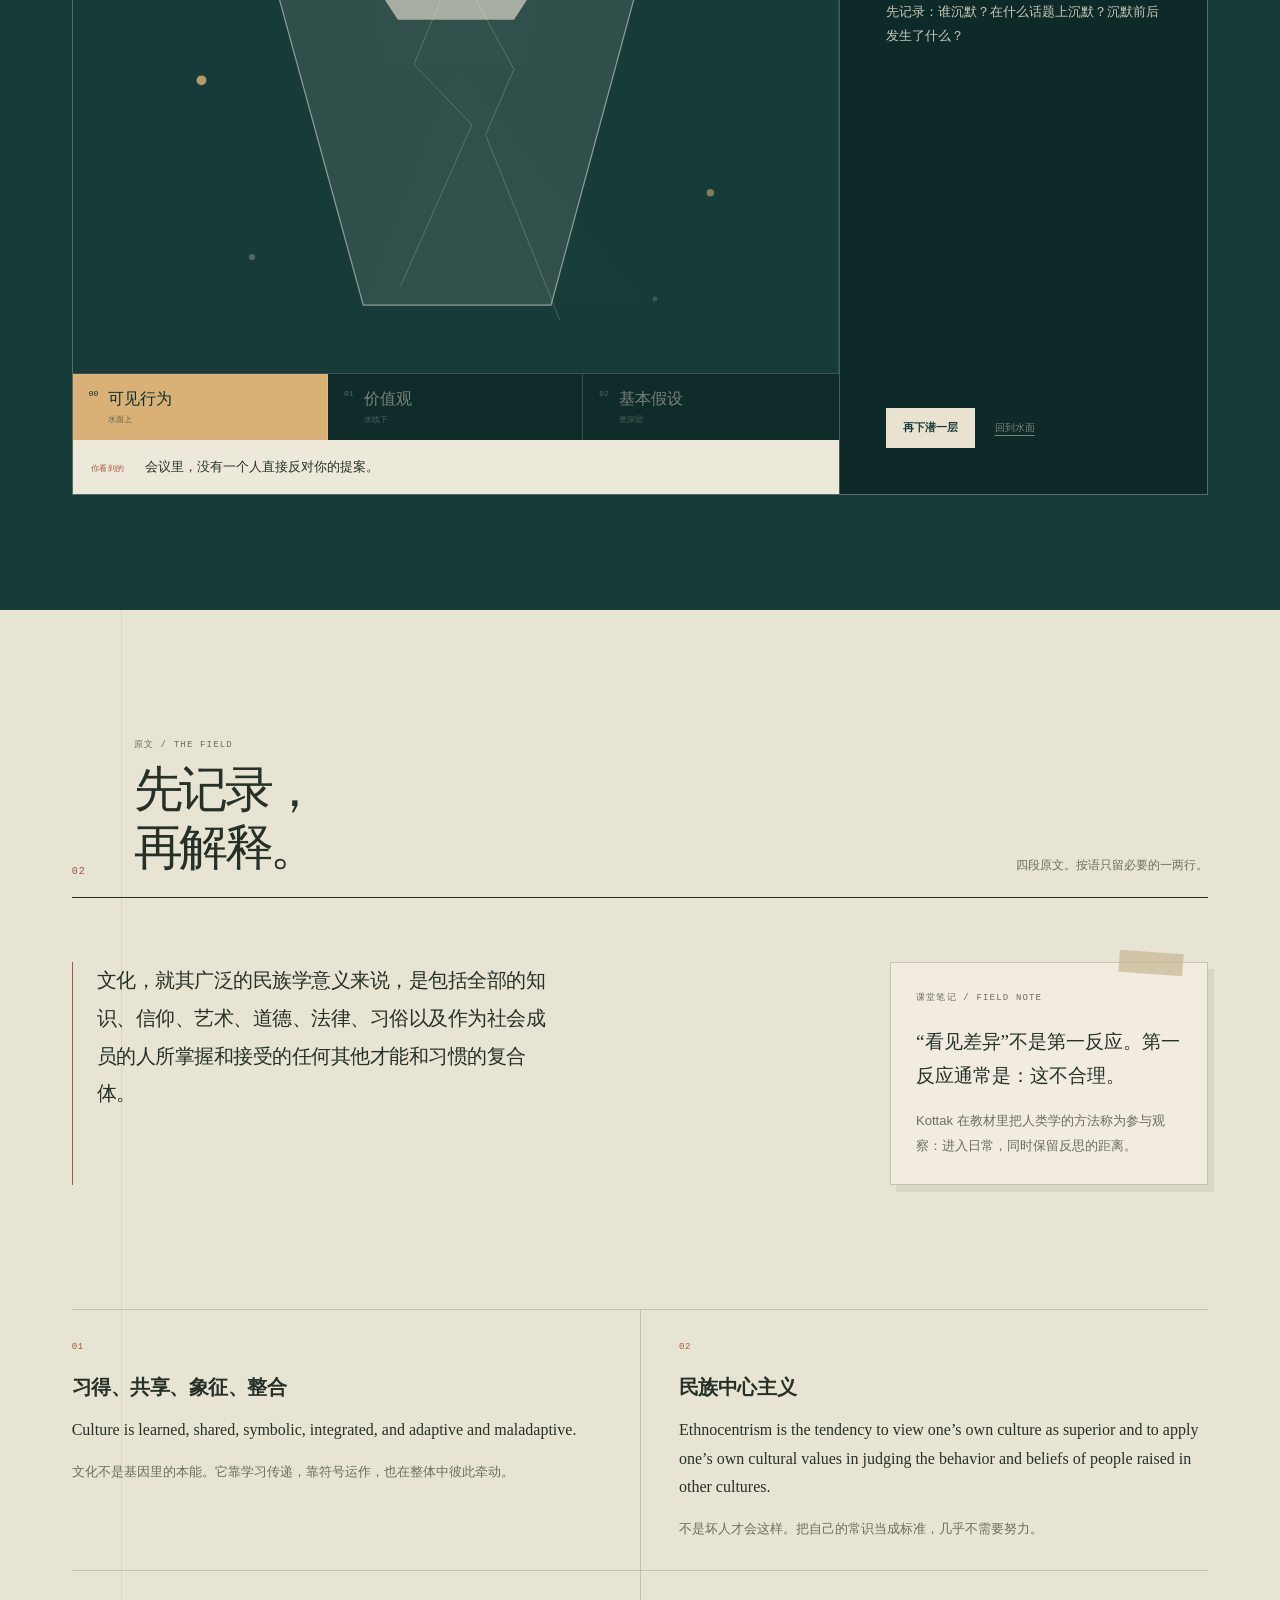
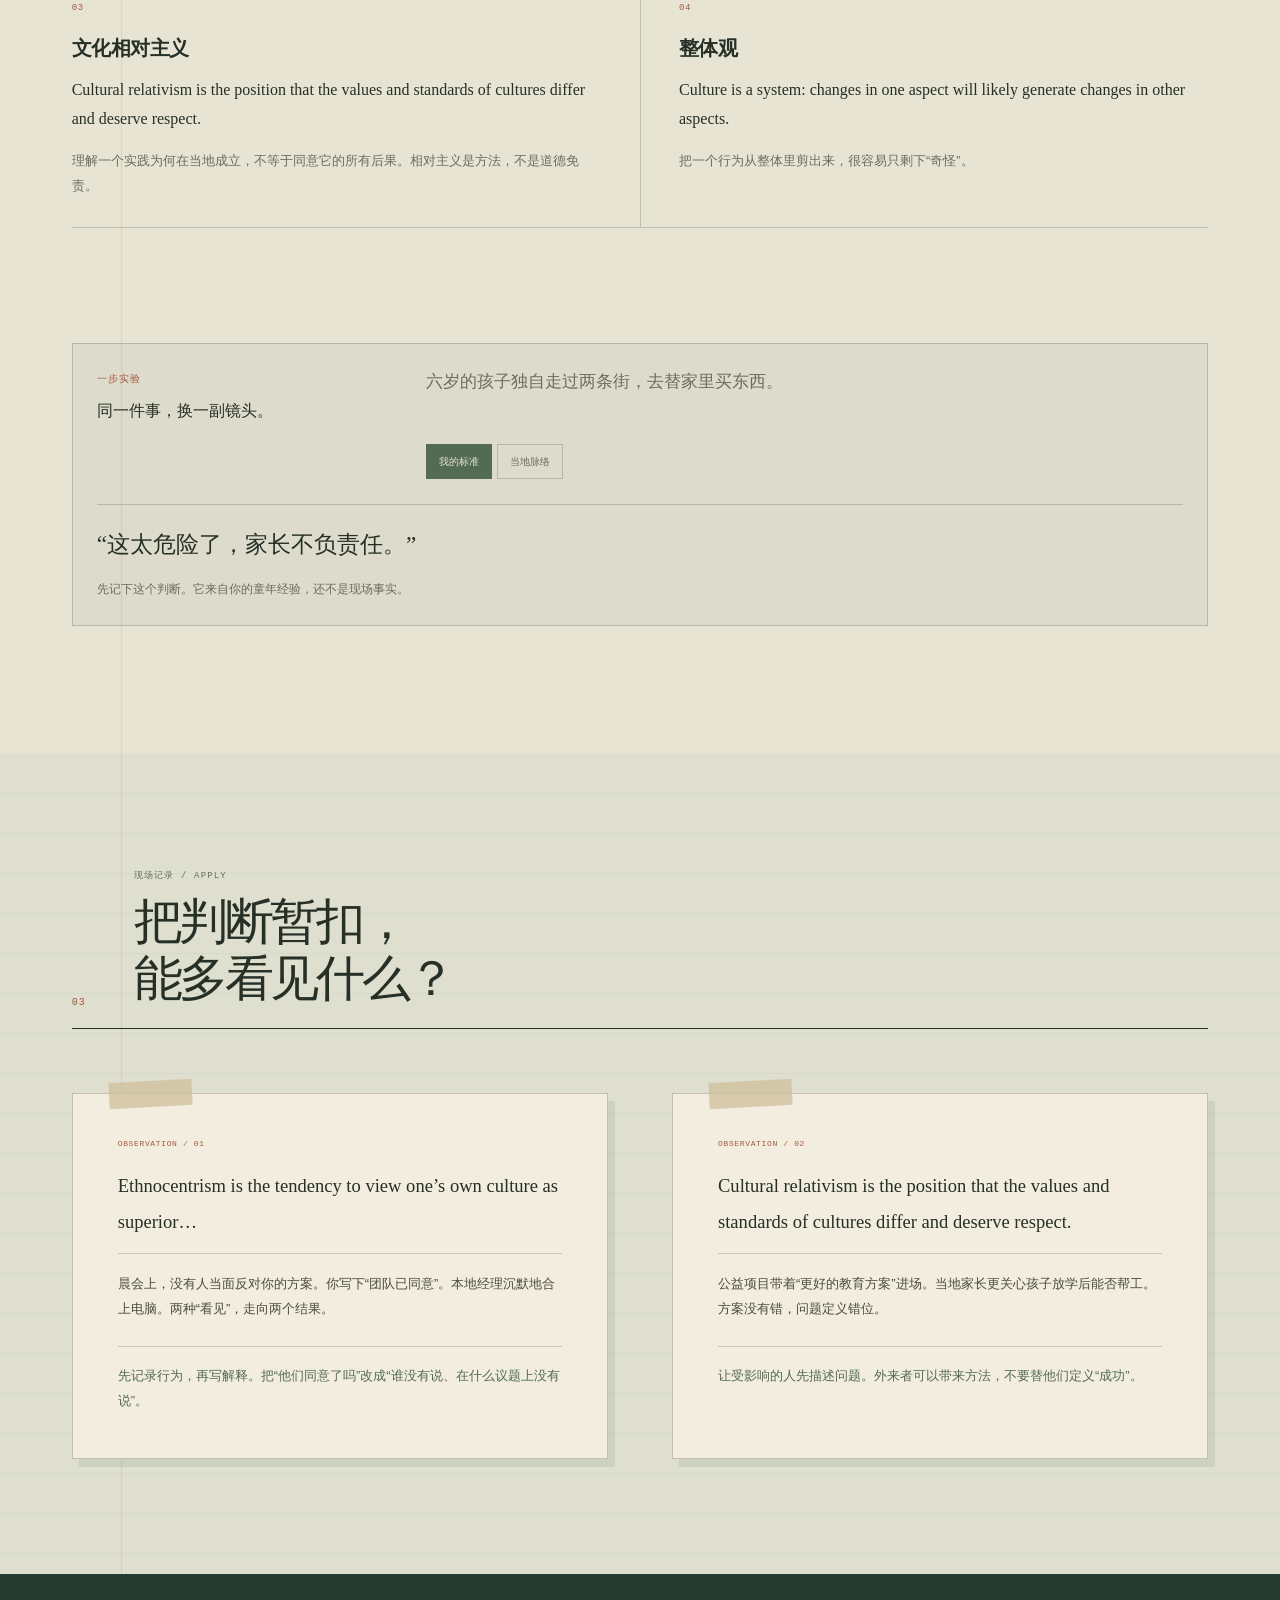
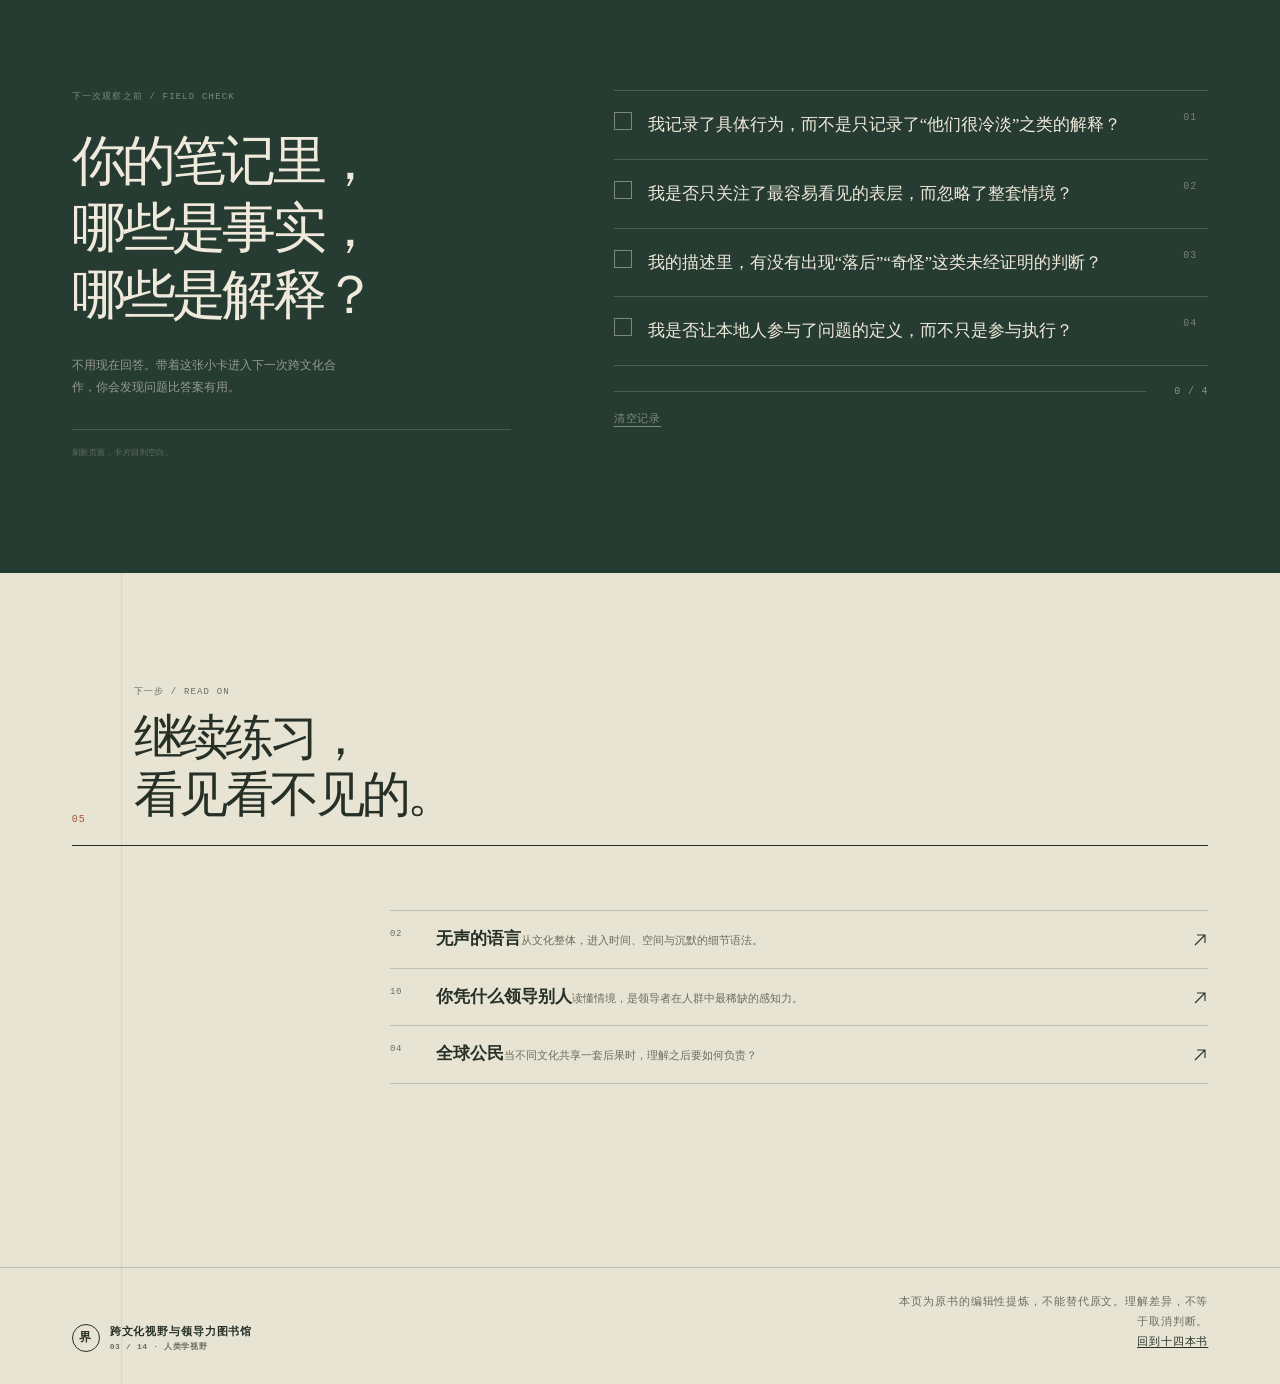
<file: books/anthropology.html>
<!doctype html>
<html lang="zh-CN">
<head>
  <meta charset="utf-8">
  <meta name="viewport" content="width=device-width, initial-scale=1">
  <meta name="theme-color" content="#e7e4d4">
  <meta name="description" content="三分钟读透《文化人类学：欣赏文化差异》：文化是一套意义系统。用文化冰山模型练习悬置判断，先观察，再解释。">
  <title>文化人类学：欣赏文化差异 — 先看见自己的滤镜 | 跨文化视野与领导力图书馆</title>
  <link rel="icon" href="../assets/favicon.svg" type="image/svg+xml">
  <link rel="stylesheet" href="../assets/css/base.css">
  <link rel="stylesheet" href="../assets/css/book-base.css">
  <link rel="stylesheet" href="../assets/css/book-anthropology.css">
  <script>document.documentElement.classList.add("js");</script>
</head>
<body class="book-page an-page">
  <a class="skip-link" href="#main">跳到正文</a>
  <a class="hub-return" href="../index.html" aria-label="返回图书馆首页">
    <svg class="hub-return__arrow" viewBox="0 0 16 16" fill="none" stroke="currentColor" stroke-width="1.2" aria-hidden="true"><path d="M13 8H3M7 4 3 8l4 4"/></svg>
    <span class="hub-return__mark" aria-hidden="true">界</span>
    <span>图书馆</span>
  </a>

  <main id="main">
    <header class="an-hero">
      <div class="book-wrap">
        <div class="an-hero__meta">
          <p class="page-kicker"><span>馆藏 03 / 人类学视野</span><span>主线 03:00</span><span>互动 02:00</span></p>
          <p class="an-hero__edition">FIELD NOTES / VOL. 03</p>
        </div>

        <div class="an-hero__main">
          <div class="an-hero__title" data-reveal>
            <div class="an-hero__line">
              <span class="an-stamp" aria-hidden="true">田野</span>
              <p class="an-overline">CULTURAL ANTHROPOLOGY<br>APPRECIATING CULTURAL DIVERSITY</p>
            </div>
            <h1><span>文化</span><span>人类学</span></h1>
            <p class="an-subtitle">欣赏文化差异 <em>Conrad Phillip Kottak</em></p>
          </div>

          <figure class="an-sketch" data-reveal style="--reveal-delay:140ms">
            <span class="an-sketch__tape" aria-hidden="true"></span>
            <svg viewBox="0 0 330 330" fill="none" aria-hidden="true">
              <path d="M20 76c31 9 43-19 74-10s32 23 66 14 47-31 82-12 42 10 69 4" stroke="currentColor" stroke-width="1" opacity=".42"></path>
              <path d="M-5 122c37 12 54-18 93-10s46 22 75 11 49-26 82-13 61 7 100-3" stroke="currentColor" stroke-width="1" opacity=".26"></path>
              <path d="M8 270c35-47 67-49 94-16 28 35 54 16 76-13 26-35 58-45 89-18 24 21 39 26 62 22" stroke="currentColor" stroke-width="1.1"></path>
              <path d="M64 219c15-12 31-10 43 4s24 14 38 1 31-13 47 4" stroke="var(--moss)" stroke-width="1.2"></path>
              <path d="M78 291c32-22 67-20 91 4 25 25 57 19 80-9" stroke="currentColor" stroke-width="1" opacity=".34"></path>
              <circle cx="218" cy="151" r="36" stroke="var(--accent)" stroke-width="1"></circle>
              <circle cx="218" cy="151" r="5" fill="var(--accent)"></circle>
              <path d="M218 115v-18M218 205v18M182 151h-18M254 151h18" stroke="currentColor" stroke-width="1" opacity=".45"></path>
              <path d="m39 45 28 29M31 61l23 19M281 268l25 31M269 289l20 24" stroke="currentColor" stroke-width="1" opacity=".3"></path>
            </svg>
            <figcaption>
              <span>观察 / OBSERVE</span>
              先记录，再解释。<br>你的眼睛也是一种工具。
            </figcaption>
          </figure>
        </div>

        <div class="an-hero__bottom" data-reveal style="--reveal-delay:220ms">
          <p class="an-thesis">看见差异之前，<br>先看见自己的滤镜。</p>
          <div class="an-hero__terms">
            <span>全貌 / HOLISM</span>
            <span>悬置 / SUSPEND</span>
            <span>参与 / PARTICIPATE</span>
          </div>
          <p class="an-hero__intro">田野笔记的第一页，不写判断。先写看见的行为。</p>
        </div>
      </div>
    </header>

    <section class="an-iceberg-section" aria-labelledby="iceberg-title">
      <div class="book-wrap">
        <div class="an-section-head an-section-head--dark" data-reveal>
          <span class="an-index">01</span>
          <div>
            <p class="page-kicker"><span>互动模型 / 文化冰山</span></p>
            <h2 id="iceberg-title">水面之下，<br>才是解释发生的地方。</h2>
          </div>
          <p>同一个可见行为，往下潜一层，可能完全是另一个故事。</p>
        </div>

        <div class="an-iceberg" data-model="iceberg" data-active-depth="0" data-reveal>
          <div class="an-iceberg__visual">
            <svg viewBox="0 0 620 570" fill="none" role="img" aria-label="文化冰山示意图：可见行为位于水面之上，价值观与基本假设位于水面之下">
              <rect width="620" height="238" fill="#dbe2d4"></rect>
              <rect y="238" width="620" height="332" fill="#173b39"></rect>
              <path d="M0 238h620" stroke="#f0ebdf" stroke-dasharray="4 7" opacity=".55"></path>
              <path d="M233 238 310 48l77 190Z" fill="#f2ecdf" stroke="#293a30" stroke-width="1.2"></path>
              <path d="M233 238h154l-30 46H263l-30-46Z" fill="#e7dfcf" opacity=".65"></path>
              <path d="M159 238h303l-75 277H235L159 238Z" fill="#d9ddcf" fill-opacity=".12" stroke="#d9ddcf" stroke-opacity=".58"></path>
              <path class="an-berg__layer an-berg__layer--0" data-ice-shape="0" d="M233 238 310 48l77 190Z" fill="#f0eadc" fill-opacity=".3"></path>
              <path class="an-berg__layer an-berg__layer--1" data-ice-shape="1" d="M233 238h154l-20 82H253l-20-82Z" fill="#d9b177" fill-opacity=".13"></path>
              <path class="an-berg__layer an-berg__layer--2" data-ice-shape="2" d="M310 320 462 515H235L310 320Z" fill="#e7b283" fill-opacity=".08"></path>
              <path d="m310 238-34 82 47 49-58 131M310 238l47 86-23 53 60 150" stroke="#f0ebdf" stroke-width=".8" opacity=".22"></path>
              <path d="M28 238v-28M87 238v-12M523 238v-28M588 238v-16" stroke="#263b30" stroke-width="1" opacity=".38"></path>
              <path d="M28 238h560" stroke="#263b30" stroke-width="1" opacity=".12"></path>
              <circle cx="104" cy="333" r="4" fill="#d9b177" opacity=".8"></circle>
              <circle cx="516" cy="424" r="3" fill="#d9b177" opacity=".55"></circle>
              <circle cx="145" cy="476" r="2.5" fill="#f0ebdf" opacity=".26"></circle>
              <circle cx="471" cy="510" r="2" fill="#f0ebdf" opacity=".18"></circle>
              <path d="M52 62c34-20 62-19 94 3M506 100c22-13 40-12 59 4" stroke="#293a30" stroke-width="1" opacity=".16"></path>
            </svg>

            <div class="an-iceberg__legend">
              <button type="button" class="an-depth-btn" data-ice-depth="0" aria-pressed="true"><span>00</span>可见行为<small>水面上</small></button>
              <button type="button" class="an-depth-btn" data-ice-depth="1" aria-pressed="false"><span>01</span>价值观<small>水线下</small></button>
              <button type="button" class="an-depth-btn" data-ice-depth="2" aria-pressed="false"><span>02</span>基本假设<small>更深层</small></button>
            </div>

            <p class="an-iceberg__behavior"><span>你看到的</span><b data-ice-observation>会议里，没有一个人直接反对你的提案。</b></p>
          </div>

          <aside class="an-iceberg__panel">
            <div class="an-depth-readout">
              <span class="an-depth-readout__no" data-ice-depth-no>DEPTH 00 / 02</span>
              <span class="an-depth-readout__line" aria-hidden="true"></span>
              <span class="an-depth-readout__label" data-ice-label>可见行为 · 水面上</span>
            </div>
            <h3 data-ice-title>沉默，是一个需要被读的信号。</h3>
            <p class="an-iceberg__body" data-ice-body>你看到的只是沉默。它可能意味着同意、礼貌、思考，也可能意味着“不在这里说”。单凭行为，无法读出意义。</p>
            <p class="an-iceberg__next"><span>下一次观察 / ASK</span><b data-ice-question>先记录：谁沉默？在什么话题上沉默？沉默前后发生了什么？</b></p>
            <div class="an-iceberg__actions">
              <button type="button" class="an-dive" data-ice-dive>再下潜一层</button>
              <button type="button" class="an-surface" data-ice-reset>回到水面</button>
            </div>
            <p class="live-note" aria-live="polite" data-ice-live></p>
          </aside>
        </div>
      </div>
    </section>

    <section class="an-essence" aria-labelledby="essence-title">
      <div class="book-wrap">
        <div class="an-section-head" data-reveal>
          <span class="an-index">02</span>
          <div>
            <p class="page-kicker"><span>原文 / THE FIELD</span></p>
            <h2 id="essence-title">先记录，<br>再解释。</h2>
          </div>
          <p>四段原文。按语只留必要的一两行。</p>
        </div>

        <div class="an-essence__layout">
          <blockquote class="an-lead an-quote" data-reveal>
            文化，就其广泛的民族学意义来说，是包括全部的知识、信仰、艺术、道德、法律、习俗以及作为社会成员的人所掌握和接受的任何其他才能和习惯的复合体。
          </blockquote>

          <aside class="an-method" data-reveal>
            <span class="an-method__tape" aria-hidden="true"></span>
            <p class="page-kicker"><span>课堂笔记 / FIELD NOTE</span></p>
            <p class="an-method-quote">“看见差异”不是第一反应。第一反应通常是：这不合理。</p>
            <p>Kottak 在教材里把人类学的方法称为参与观察：进入日常，同时保留反思的距离。</p>
          </aside>

          <div class="an-notes">
            <article class="an-note" data-reveal>
              <span>01</span>
              <h3>习得、共享、象征、整合</h3>
              <blockquote class="an-quote">Culture is learned, shared, symbolic, integrated, and adaptive and maladaptive.</blockquote>
              <p class="an-source-note">文化不是基因里的本能。它靠学习传递，靠符号运作，也在整体中彼此牵动。</p>
            </article>
            <article class="an-note" data-reveal>
              <span>02</span>
              <h3>民族中心主义</h3>
              <blockquote class="an-quote">Ethnocentrism is the tendency to view one’s own culture as superior and to apply one’s own cultural values in judging the behavior and beliefs of people raised in other cultures.</blockquote>
              <p class="an-source-note">不是坏人才会这样。把自己的常识当成标准，几乎不需要努力。</p>
            </article>
            <article class="an-note" data-reveal>
              <span>03</span>
              <h3>文化相对主义</h3>
              <blockquote class="an-quote">Cultural relativism is the position that the values and standards of cultures differ and deserve respect.</blockquote>
              <p class="an-source-note">理解一个实践为何在当地成立，不等于同意它的所有后果。相对主义是方法，不是道德免责。</p>
            </article>
            <article class="an-note" data-reveal>
              <span>04</span>
              <h3>整体观</h3>
              <blockquote class="an-quote">Culture is a system: changes in one aspect will likely generate changes in other aspects.</blockquote>
              <p class="an-source-note">把一个行为从整体里剪出来，很容易只剩下“奇怪”。</p>
            </article>
          </div>

          <div class="an-lens-lab" data-model="culture-lenses" data-reveal>
            <div class="an-lens-lab__head">
              <span class="an-index">一步实验</span>
              <p>同一件事，换一副镜头。</p>
            </div>
            <p class="an-lens-lab__scene">六岁的孩子独自走过两条街，去替家里买东西。</p>
            <div class="an-lens-lab__tabs" role="group" aria-label="切换文化解释镜头">
              <button type="button" data-culture-lens="own" aria-pressed="true">我的标准</button>
              <button type="button" data-culture-lens="local" aria-pressed="false">当地脉络</button>
            </div>
            <div class="an-lens-lab__out" aria-live="polite">
              <blockquote class="an-quote" data-culture-quote>“这太危险了，家长不负责任。”</blockquote>
              <p class="an-source-note" data-culture-note>先记下判断。它来自你的童年经验，不是现场事实。</p>
            </div>
          </div>
        </div>
      </div>
    </section>

    <section class="an-apps" aria-labelledby="apps-title">
      <div class="book-wrap">
        <div class="an-section-head" data-reveal>
          <span class="an-index">03</span>
          <div>
            <p class="page-kicker"><span>现场记录 / APPLY</span></p>
            <h2 id="apps-title">把判断暂扣，<br>能多看见什么？</h2>
          </div>
        </div>

        <div class="an-app-grid">
          <article data-reveal>
            <span class="an-app-tape" aria-hidden="true"></span>
            <p class="an-case-no">OBSERVATION / 01</p>
            <blockquote class="an-quote">Ethnocentrism is the tendency to view one’s own culture as superior…</blockquote>
            <p>晨会上，没有人当面反对你的方案。你写下“团队已同意”。本地经理沉默地合上电脑。两种“看见”，走向两个结果。</p>
            <p class="an-app-action">先记录行为，再写解释。把“他们同意了吗”改成“谁没有说、在什么议题上没有说”。</p>
          </article>
          <article data-reveal>
            <span class="an-app-tape" aria-hidden="true"></span>
            <p class="an-case-no">OBSERVATION / 02</p>
            <blockquote class="an-quote">Cultural relativism is the position that the values and standards of cultures differ and deserve respect.</blockquote>
            <p>公益项目带着“更好的教育方案”进场。当地家长更关心孩子放学后能否帮工。方案没有错，问题定义错位。</p>
            <p class="an-app-action">让受影响的人先描述问题。外来者可以带来方法，不要替他们定义“成功”。</p>
          </article>
        </div>
      </div>
    </section>

    <section class="an-check" aria-labelledby="check-title">
      <div class="book-wrap an-check__grid">
        <div class="an-check__intro" data-reveal>
          <p class="page-kicker"><span>下一次观察之前 / FIELD CHECK</span></p>
          <h2 id="check-title">你的笔记里，<br>哪些是事实，<br>哪些是解释？</h2>
          <p>不用现在回答。带着这张小卡进入下一次跨文化合作，你会发现问题比答案有用。</p>
          <p class="an-check__hint">刷新页面，卡片回到空白。</p>
        </div>
        <form class="an-checklist" data-fresh data-reveal>
          <div class="action-list">
            <label class="action-item">
              <input type="checkbox" autocomplete="off">
              <span class="action-tick" aria-hidden="true"></span>
              <span class="action-item__text">我记录了具体行为，而不是只记录了“他们很冷淡”之类的解释？</span>
              <span class="action-item__index">01</span>
            </label>
            <label class="action-item">
              <input type="checkbox" autocomplete="off">
              <span class="action-tick" aria-hidden="true"></span>
              <span class="action-item__text">我是否只关注了最容易看见的表层，而忽略了整套情境？</span>
              <span class="action-item__index">02</span>
            </label>
            <label class="action-item">
              <input type="checkbox" autocomplete="off">
              <span class="action-tick" aria-hidden="true"></span>
              <span class="action-item__text">我的描述里，有没有出现“落后”“奇怪”这类未经证明的判断？</span>
              <span class="action-item__index">03</span>
            </label>
            <label class="action-item">
              <input type="checkbox" autocomplete="off">
              <span class="action-tick" aria-hidden="true"></span>
              <span class="action-item__text">我是否让本地人参与了问题的定义，而不只是参与执行？</span>
              <span class="action-item__index">04</span>
            </label>
          </div>
          <div class="action-progress">
            <span class="action-track" aria-hidden="true"><span class="action-fill"></span></span>
            <span class="action-count" aria-live="polite">0 / 4</span>
          </div>
          <button type="button" class="action-reset" data-check-reset>清空记录</button>
        </form>
      </div>
    </section>

    <section class="an-next" aria-labelledby="next-title">
      <div class="book-wrap">
        <div class="an-section-head" data-reveal>
          <span class="an-index">05</span>
          <div>
            <p class="page-kicker"><span>下一步 / READ ON</span></p>
            <h2 id="next-title">继续练习，<br>看见看不见的。</h2>
          </div>
        </div>
        <div class="next-reads" data-reveal>
          <a class="next-reads__item" href="silent-language.html">
            <span class="next-reads__no">02</span>
            <span><span class="next-reads__title">无声的语言</span><span class="next-reads__why">从文化整体，进入时间、空间与沉默的细节语法。</span></span>
            <svg class="next-reads__arrow" viewBox="0 0 16 16" fill="none" stroke="currentColor" stroke-width="1.1" aria-hidden="true"><path d="M3 13 13 3M5 3h8v8"/></svg>
          </a>
          <a class="next-reads__item" href="why-led.html">
            <span class="next-reads__no">10</span>
            <span><span class="next-reads__title">你凭什么领导别人</span><span class="next-reads__why">读懂情境，是领导者在人群中最稀缺的感知力。</span></span>
            <svg class="next-reads__arrow" viewBox="0 0 16 16" fill="none" stroke="currentColor" stroke-width="1.1" aria-hidden="true"><path d="M3 13 13 3M5 3h8v8"/></svg>
          </a>
          <a class="next-reads__item" href="global-citizen.html">
            <span class="next-reads__no">04</span>
            <span><span class="next-reads__title">全球公民</span><span class="next-reads__why">当不同文化共享一套后果时，理解之后要如何负责？</span></span>
            <svg class="next-reads__arrow" viewBox="0 0 16 16" fill="none" stroke="currentColor" stroke-width="1.1" aria-hidden="true"><path d="M3 13 13 3M5 3h8v8"/></svg>
          </a>
        </div>
      </div>
    </section>
  </main>

  <footer class="book-footer">
    <div class="book-footer__identity"><span class="book-footer__seal">界</span><span>跨文化视野与领导力图书馆<br><small>03 / 14 · 人类学视野</small></span></div>
    <p class="book-footer__note">本页为原书的编辑性提炼，不能替代原文。理解差异，不等于取消判断。<br><a href="../index.html">回到十四本书</a></p>
  </footer>

  <script src="../assets/js/books.js"></script>
</body>
</html>
</file>
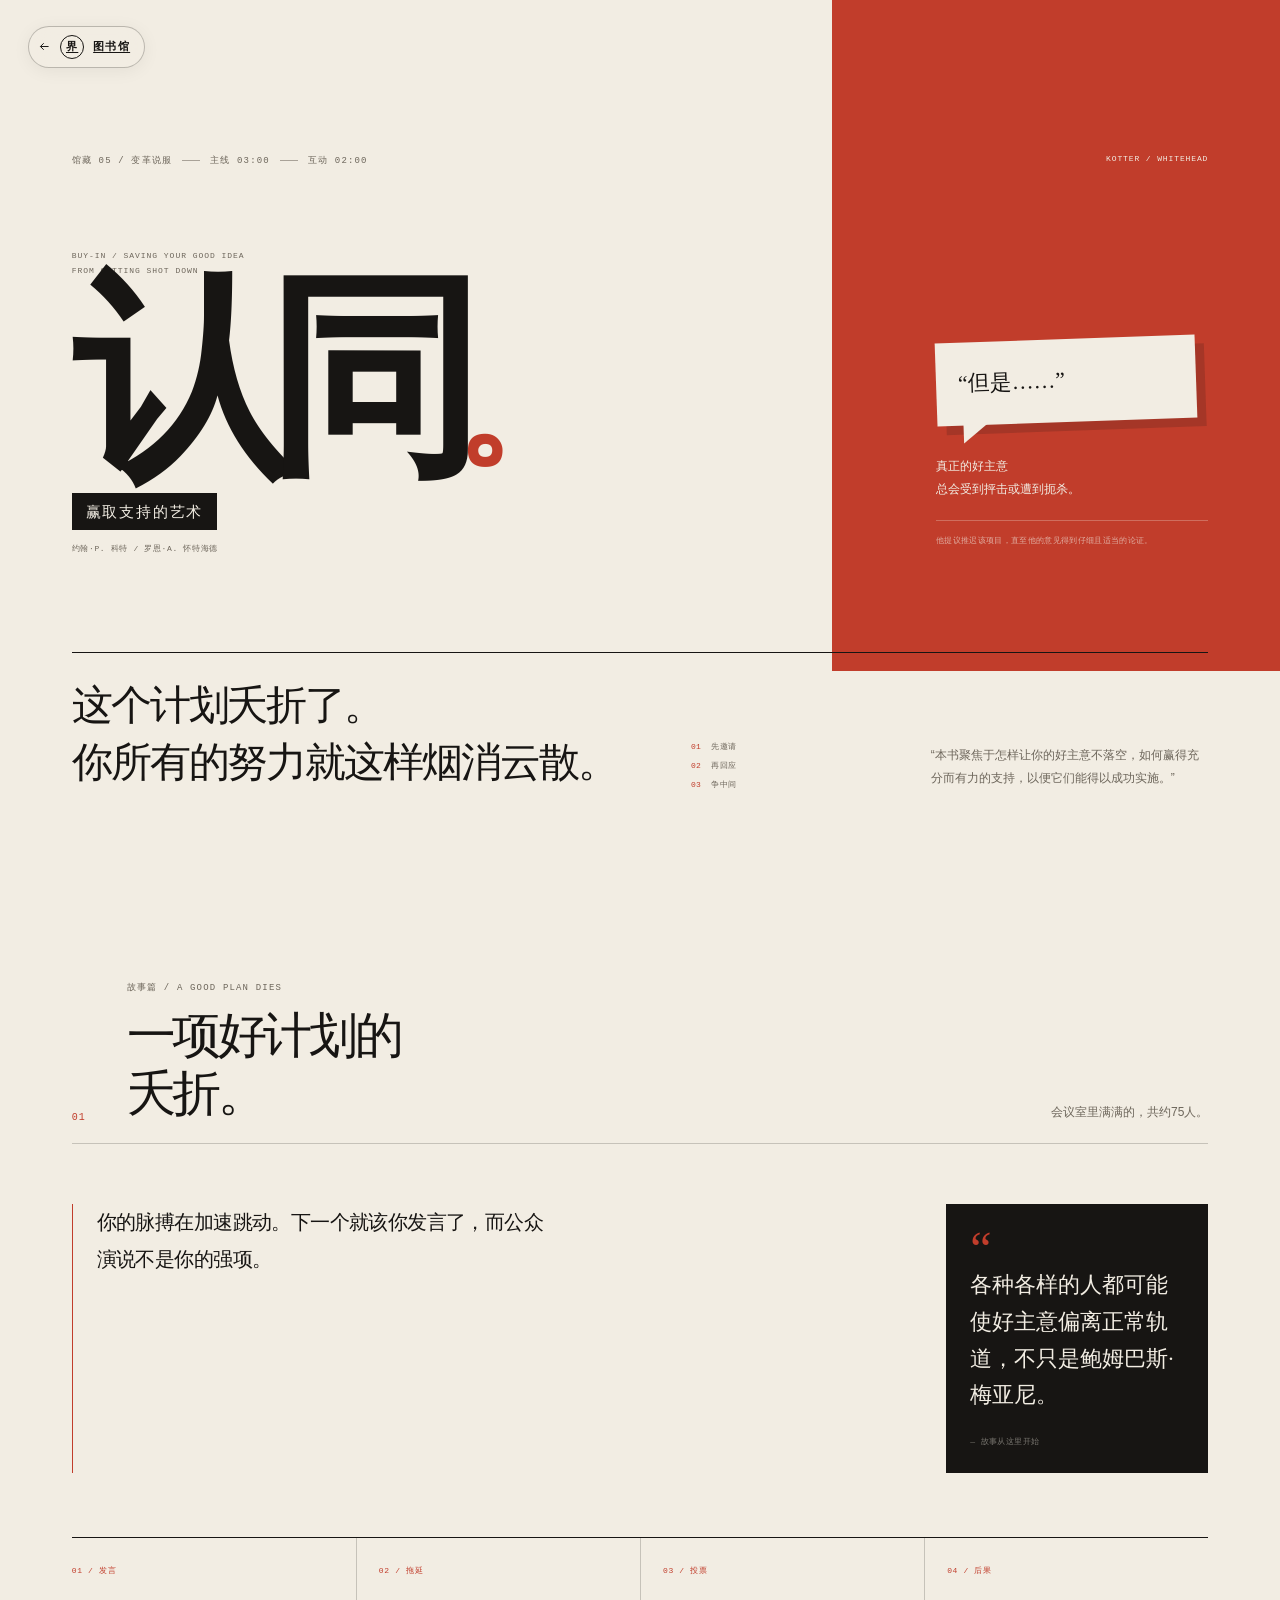
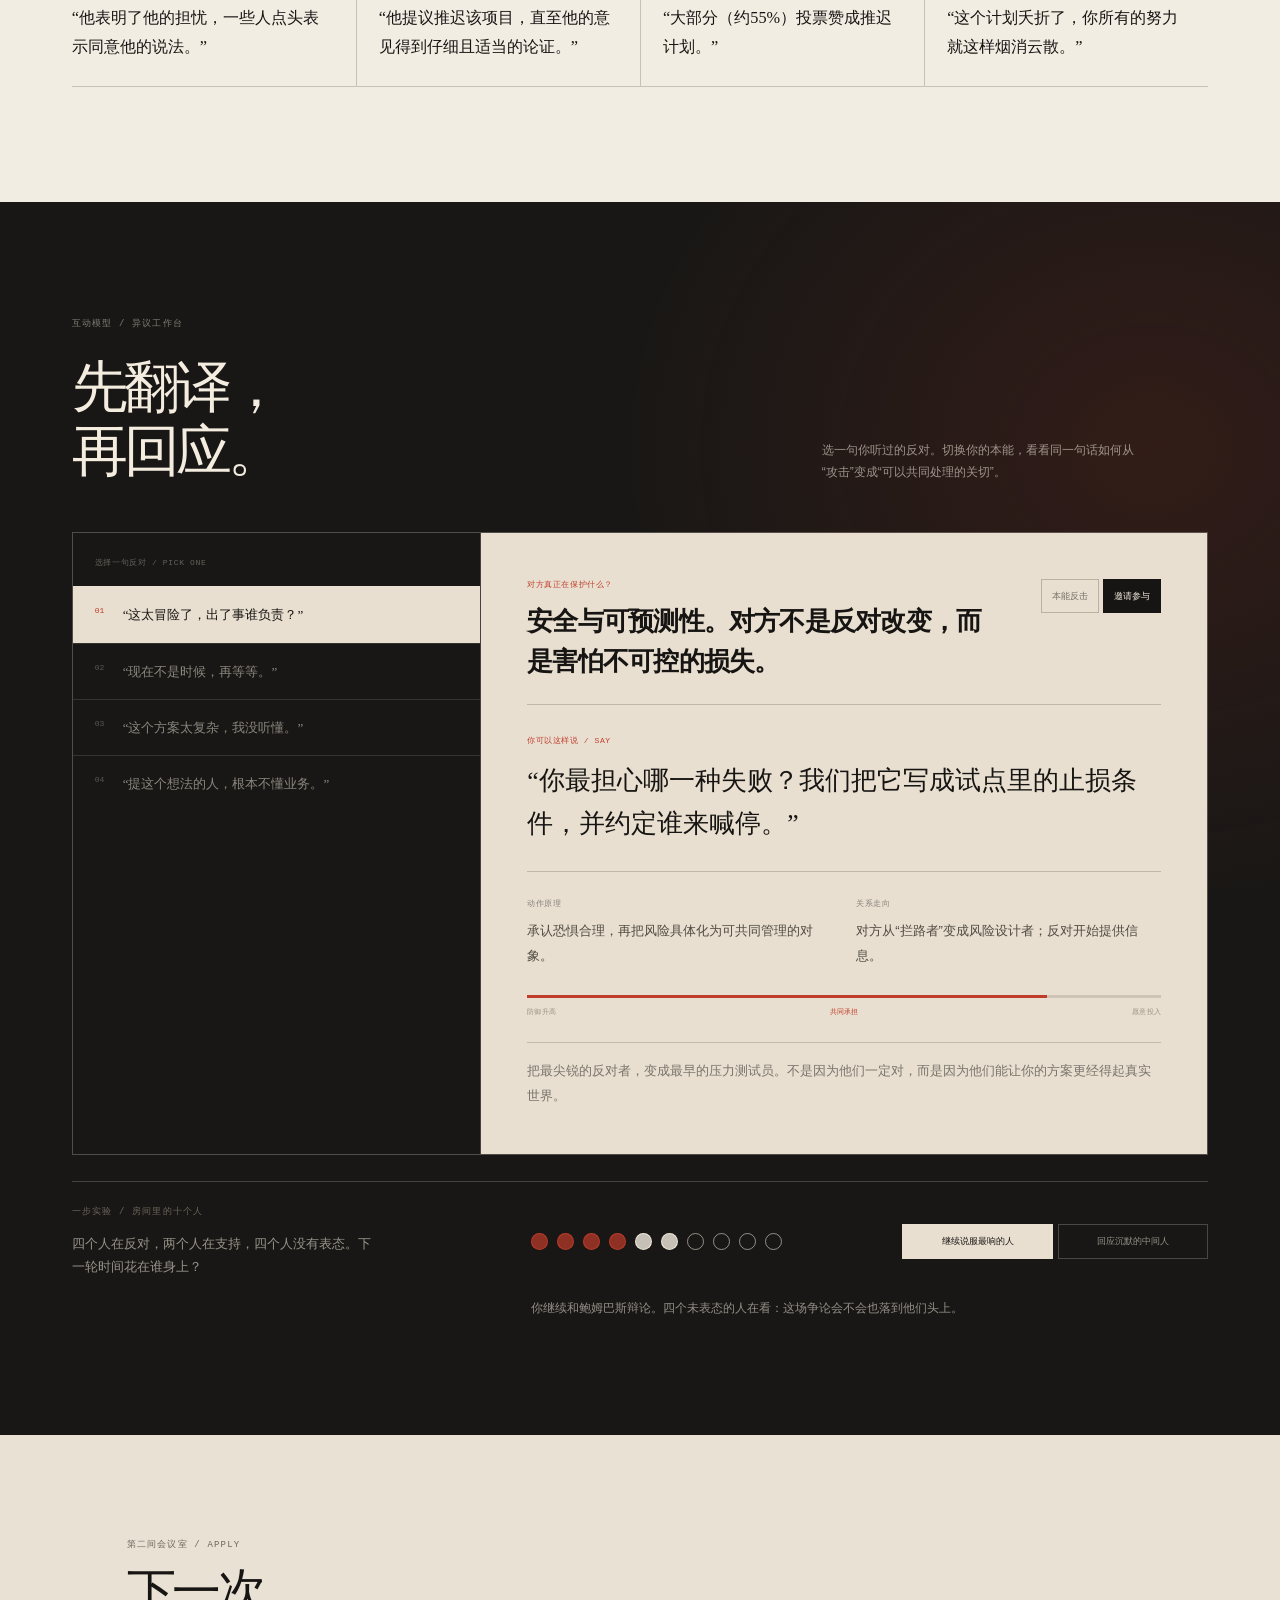
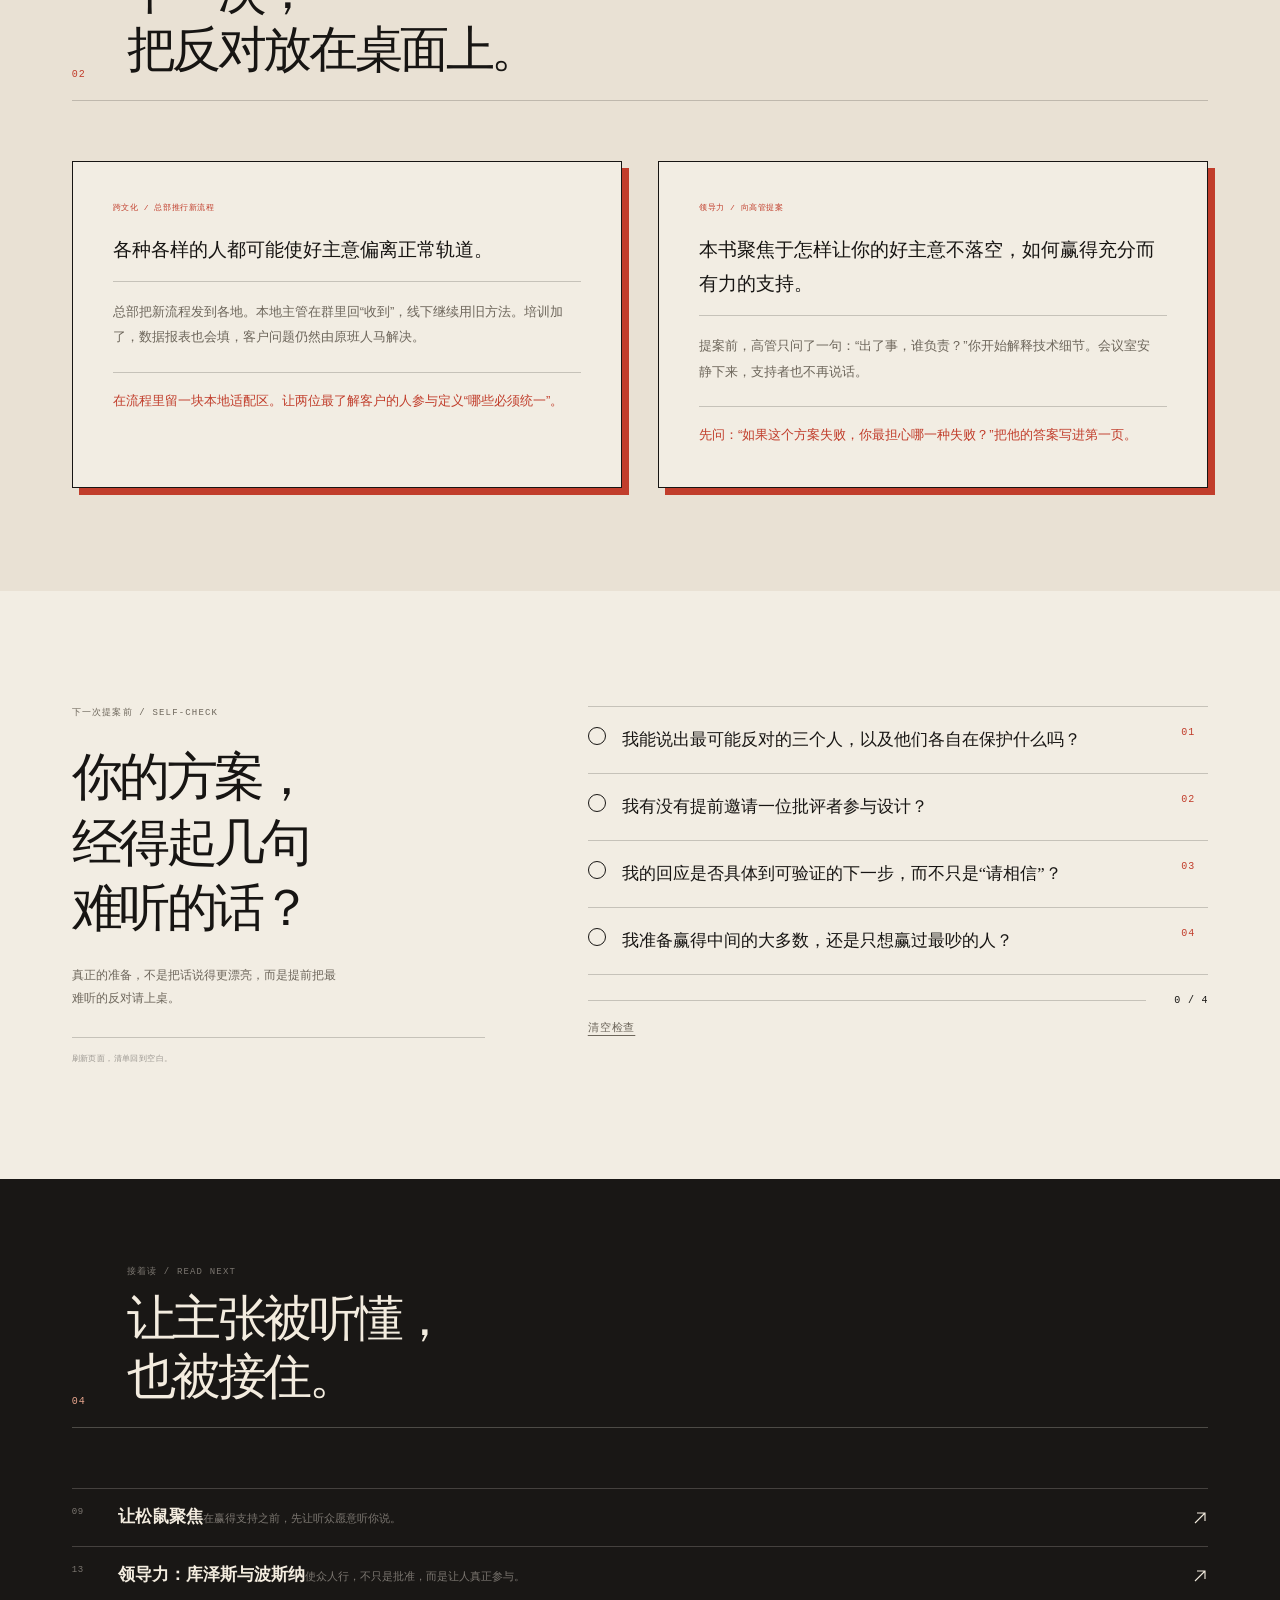
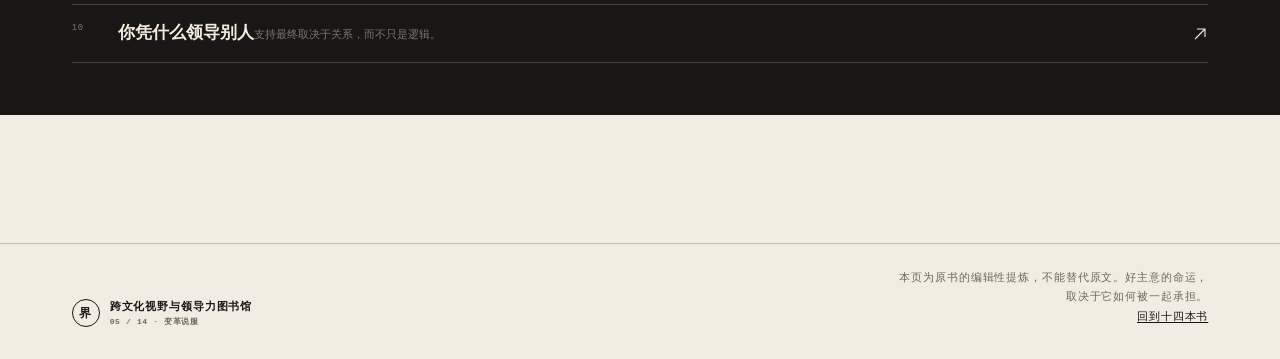
<file: books/buy-in.html>
<!doctype html>
<html lang="zh-CN">
<head>
  <meta charset="utf-8">
  <meta name="viewport" content="width=device-width, initial-scale=1">
  <meta name="theme-color" content="#f2ede3">
  <link rel="icon" href="../assets/favicon.svg" type="image/svg+xml">
  <meta name="description" content="三分钟读透《认同：赢取支持的艺术》：好主意不会自己赢。用异议工作台把攻击翻译成关切，邀请反对者参与设计。">
  <title>认同：赢取支持的艺术 — 让反对者成为共同作者 | 跨文化视野与领导力图书馆</title>
  <link rel="stylesheet" href="../assets/css/base.css">
  <link rel="stylesheet" href="../assets/css/book-base.css">
  <link rel="stylesheet" href="../assets/css/book-buyin.css">
  <script>document.documentElement.classList.add("js");</script>
</head>
<body class="book-page bi-page">
  <a class="skip-link" href="#main">跳到正文</a>
  <a class="hub-return" href="../index.html" aria-label="返回图书馆首页">
    <svg class="hub-return__arrow" viewBox="0 0 16 16" fill="none" stroke="currentColor" stroke-width="1.2" aria-hidden="true"><path d="M13 8H3M7 4 3 8l4 4"/></svg>
    <span class="hub-return__mark" aria-hidden="true">界</span>
    <span>图书馆</span>
  </a>

  <main id="main">
    <header class="bi-hero">
      <div class="book-wrap">
        <div class="bi-hero__meta">
          <p class="page-kicker"><span>馆藏 05 / 变革说服</span><span>主线 03:00</span><span>互动 02:00</span></p>
          <p>KOTTER / WHITEHEAD</p>
        </div>

        <div class="bi-hero__main">
          <div class="bi-hero__title" data-reveal>
            <p class="bi-overline">BUY-IN / SAVING YOUR GOOD IDEA<br>FROM GETTING SHOT DOWN</p>
            <h1>认同<span>。</span></h1>
            <p class="bi-subtitle">赢取支持的艺术</p>
            <p class="bi-author">约翰·P. 科特 / 罗恩·A. 怀特海德</p>
          </div>

          <aside class="bi-hero__aside" data-reveal style="--reveal-delay:140ms">
            <div class="bi-quote-bubble">“但是……”</div>
            <p>真正的好主意<br>总会受到抨击或遭到扼杀。</p>
            <span class="bi-aside-note">他提议推迟该项目，直至他的意见得到仔细且适当的论证。</span>
          </aside>
        </div>

        <div class="bi-hero__bottom" data-reveal style="--reveal-delay:220ms">
          <p>这个计划夭折了。<br>你所有的努力就这样烟消云散。</p>
          <div class="bi-hero__terms">
            <span><b>01</b> 先邀请</span>
            <span><b>02</b> 再回应</span>
            <span><b>03</b> 争中间</span>
          </div>
          <p class="bi-hero__intro">“本书聚焦于怎样让你的好主意不落空，如何赢得充分而有力的支持，以便它们能得以成功实施。”</p>
        </div>
      </div>
    </header>

    <section class="bi-essence" aria-labelledby="essence-title">
      <div class="book-wrap">
        <div class="bi-section-head" data-reveal>
          <span class="bi-index">01</span>
          <div>
            <p class="page-kicker"><span>故事篇 / A GOOD PLAN DIES</span></p>
            <h2 id="essence-title">一项好计划的<br>夭折。</h2>
          </div>
          <p>会议室里满满的，共约75人。</p>
        </div>

        <div class="bi-essence__layout">
          <blockquote class="bi-lead bi-quote" data-reveal>
            你的脉搏在加速跳动。下一个就该你发言了，而公众演说不是你的强项。
          </blockquote>

          <aside class="bi-principle" data-reveal>
            <span class="bi-principle__mark">“</span>
            <blockquote>各种各样的人都可能使好主意偏离正常轨道，不只是鲍姆巴斯·梅亚尼。</blockquote>
            <span class="bi-principle__from">— 故事从这里开始</span>
          </aside>

          <div class="bi-attack-grid">
            <article data-reveal>
              <span>01 / 发言</span>
              <blockquote>“他表明了他的担忧，一些人点头表示同意他的说法。”</blockquote>
            </article>
            <article data-reveal>
              <span>02 / 拖延</span>
              <blockquote>“他提议推迟该项目，直至他的意见得到仔细且适当的论证。”</blockquote>
            </article>
            <article data-reveal>
              <span>03 / 投票</span>
              <blockquote>“大部分（约55%）投票赞成推迟计划。”</blockquote>
            </article>
            <article data-reveal>
              <span>04 / 后果</span>
              <blockquote>“这个计划夭折了，你所有的努力就这样烟消云散。”</blockquote>
            </article>
          </div>
        </div>
      </div>
    </section>

    <section class="bi-model-section" aria-labelledby="model-title">
      <div class="book-wrap">
        <div class="bi-model-head" data-reveal>
          <p class="page-kicker"><span>互动模型 / 异议工作台</span></p>
          <h2 id="model-title">先翻译，<br>再回应。</h2>
          <p>选一句你听过的反对。切换你的本能，看看同一句话如何从“攻击”变成“可以共同处理的关切”。</p>
        </div>

        <div class="bi-workbench" data-model="buy-in" data-reveal>
          <div class="bi-attack-list">
            <p class="bi-list-label">选择一句反对 / PICK ONE</p>
            <button type="button" class="bi-attack-btn" data-attack="fear" aria-pressed="true"><span>01</span>“这太冒险了，出了事谁负责？”</button>
            <button type="button" class="bi-attack-btn" data-attack="delay" aria-pressed="false"><span>02</span>“现在不是时候，再等等。”</button>
            <button type="button" class="bi-attack-btn" data-attack="confusion" aria-pressed="false"><span>03</span>“这个方案太复杂，我没听懂。”</button>
            <button type="button" class="bi-attack-btn" data-attack="character" aria-pressed="false"><span>04</span>“提这个想法的人，根本不懂业务。”</button>
          </div>

          <div class="bi-response">
            <div class="bi-response__top">
              <div>
                <p class="bi-response__label">对方真正在保护什么？</p>
                <h3 data-buyin-concern>安全与可预测性。对方不是反对改变，而是害怕不可控的损失。</h3>
              </div>
              <div class="bi-posture" role="group" aria-label="选择回应姿态">
                <button type="button" data-posture="fight" aria-pressed="false">本能反击</button>
                <button type="button" data-posture="invite" aria-pressed="true">邀请参与</button>
              </div>
            </div>

            <div class="bi-response__quote">
              <span>你可以这样说 / SAY</span>
              <blockquote data-buyin-response>“你最担心哪一种失败？我们把它写成试点里的止损条件，并约定谁来喊停。”</blockquote>
            </div>

            <div class="bi-response__grid">
              <div>
                <span>动作原理</span>
                <p data-buyin-principle>承认恐惧合理，再把风险具体化为可共同管理的对象。</p>
              </div>
              <div>
                <span>关系走向</span>
                <p data-buyin-outcome>对方从“拦路者”变成风险设计者；反对开始提供信息。</p>
              </div>
            </div>

            <div class="bi-meter" aria-label="对话走向示意">
              <div class="bi-meter__bar"><i data-buyin-meter style="--meter:82%"></i></div>
              <div class="bi-meter__labels"><span>防御升高</span><b data-buyin-meter-label>共同承担</b><span>愿意投入</span></div>
            </div>

            <p class="bi-response__reminder">把最尖锐的反对者，变成最早的压力测试员。不是因为他们一定对，而是因为他们能让你的方案更经得起真实世界。</p>
            <p class="live-note" aria-live="polite" data-buyin-live></p>
          </div>
        </div>

        <div class="bi-middle" data-model="buyin-middle" data-reveal>
          <div class="bi-middle__head">
            <p class="page-kicker"><span>一步实验 / 房间里的十个人</span></p>
            <p>四个人在反对，两个人在支持，四个人没有表态。下一轮时间花在谁身上？</p>
          </div>
          <div class="bi-middle__room" aria-hidden="true">
            <span class="is-against"></span><span class="is-against"></span><span class="is-against"></span><span class="is-against"></span>
            <span class="is-for"></span><span class="is-for"></span>
            <span class="is-undecided"></span><span class="is-undecided"></span><span class="is-undecided"></span><span class="is-undecided"></span>
          </div>
          <div class="bi-middle__controls" role="group" aria-label="选择下一轮说服对象">
            <button type="button" data-middle-audience="loud" aria-pressed="true">继续说服最响的人</button>
            <button type="button" data-middle-audience="middle" aria-pressed="false">回应沉默的中间人</button>
          </div>
          <p class="bi-middle__result" aria-live="polite" data-middle-result>你继续和鲍姆巴斯辩论。四个未表态的人在看：这场争论会不会也落到他们头上。</p>
          <p class="live-note" aria-live="polite" data-middle-live></p>
        </div>
      </div>
    </section>

    <section class="bi-apps" aria-labelledby="apps-title">
      <div class="book-wrap">
        <div class="bi-section-head" data-reveal>
          <span class="bi-index">02</span>
          <div>
            <p class="page-kicker"><span>第二间会议室 / APPLY</span></p>
            <h2 id="apps-title">下一次，<br>把反对放在桌面上。</h2>
          </div>
        </div>

        <div class="bi-app-grid">
          <article data-reveal>
            <p class="bi-app-label">跨文化 / 总部推行新流程</p>
            <blockquote class="bi-quote">各种各样的人都可能使好主意偏离正常轨道。</blockquote>
            <p>总部把新流程发到各地。本地主管在群里回“收到”，线下继续用旧方法。培训加了，数据报表也会填，客户问题仍然由原班人马解决。</p>
            <p class="bi-app-action">在流程里留一块本地适配区。让两位最了解客户的人参与定义“哪些必须统一”。</p>
          </article>
          <article data-reveal>
            <p class="bi-app-label">领导力 / 向高管提案</p>
            <blockquote class="bi-quote">本书聚焦于怎样让你的好主意不落空，如何赢得充分而有力的支持。</blockquote>
            <p>提案前，高管只问了一句：“出了事，谁负责？”你开始解释技术细节。会议室安静下来，支持者也不再说话。</p>
            <p class="bi-app-action">先问：“如果这个方案失败，你最担心哪一种失败？”把他的答案写进第一页。</p>
          </article>
        </div>
      </div>
    </section>

    <section class="bi-check" aria-labelledby="check-title">
      <div class="book-wrap bi-check__grid">
        <div class="bi-check__intro" data-reveal>
          <p class="page-kicker"><span>下一次提案前 / SELF-CHECK</span></p>
          <h2 id="check-title">你的方案，<br>经得起几句<br>难听的话？</h2>
          <p>真正的准备，不是把话说得更漂亮，而是提前把最难听的反对请上桌。</p>
          <p class="bi-check__hint">刷新页面，清单回到空白。</p>
        </div>
        <form class="bi-checklist" data-fresh data-reveal>
          <div class="action-list">
            <label class="action-item">
              <input type="checkbox" autocomplete="off">
              <span class="action-tick" aria-hidden="true"></span>
              <span class="action-item__text">我能说出最可能反对的三个人，以及他们各自在保护什么吗？</span>
              <span class="action-item__index">01</span>
            </label>
            <label class="action-item">
              <input type="checkbox" autocomplete="off">
              <span class="action-tick" aria-hidden="true"></span>
              <span class="action-item__text">我有没有提前邀请一位批评者参与设计？</span>
              <span class="action-item__index">02</span>
            </label>
            <label class="action-item">
              <input type="checkbox" autocomplete="off">
              <span class="action-tick" aria-hidden="true"></span>
              <span class="action-item__text">我的回应是否具体到可验证的下一步，而不只是“请相信”？</span>
              <span class="action-item__index">03</span>
            </label>
            <label class="action-item">
              <input type="checkbox" autocomplete="off">
              <span class="action-tick" aria-hidden="true"></span>
              <span class="action-item__text">我准备赢得中间的大多数，还是只想赢过最吵的人？</span>
              <span class="action-item__index">04</span>
            </label>
          </div>
          <div class="action-progress">
            <span class="action-track" aria-hidden="true"><span class="action-fill"></span></span>
            <span class="action-count" aria-live="polite">0 / 4</span>
          </div>
          <button type="button" class="action-reset" data-check-reset>清空检查</button>
        </form>
      </div>
    </section>

    <section class="bi-next" aria-labelledby="next-title">
      <div class="book-wrap">
        <div class="bi-section-head" data-reveal>
          <span class="bi-index">04</span>
          <div>
            <p class="page-kicker"><span>接着读 / READ NEXT</span></p>
            <h2 id="next-title">让主张被听懂，<br>也被接住。</h2>
          </div>
        </div>
        <div class="next-reads" data-reveal>
          <a class="next-reads__item" href="squirrel.html">
            <span class="next-reads__no">09</span>
            <span><span class="next-reads__title">让松鼠聚焦</span><span class="next-reads__why">在赢得支持之前，先让听众愿意听你说。</span></span>
            <svg class="next-reads__arrow" viewBox="0 0 16 16" fill="none" stroke="currentColor" stroke-width="1.1" aria-hidden="true"><path d="M3 13 13 3M5 3h8v8"/></svg>
          </a>
          <a class="next-reads__item" href="leadership-challenge.html">
            <span class="next-reads__no">13</span>
            <span><span class="next-reads__title">领导力：库泽斯与波斯纳</span><span class="next-reads__why">使众人行，不只是批准，而是让人真正参与。</span></span>
            <svg class="next-reads__arrow" viewBox="0 0 16 16" fill="none" stroke="currentColor" stroke-width="1.1" aria-hidden="true"><path d="M3 13 13 3M5 3h8v8"/></svg>
          </a>
          <a class="next-reads__item" href="why-led.html">
            <span class="next-reads__no">10</span>
            <span><span class="next-reads__title">你凭什么领导别人</span><span class="next-reads__why">支持最终取决于关系，而不只是逻辑。</span></span>
            <svg class="next-reads__arrow" viewBox="0 0 16 16" fill="none" stroke="currentColor" stroke-width="1.1" aria-hidden="true"><path d="M3 13 13 3M5 3h8v8"/></svg>
          </a>
        </div>
      </div>
    </section>
  </main>

  <footer class="book-footer">
    <div class="book-footer__identity"><span class="book-footer__seal">界</span><span>跨文化视野与领导力图书馆<br><small>05 / 14 · 变革说服</small></span></div>
    <p class="book-footer__note">本页为原书的编辑性提炼，不能替代原文。好主意的命运，取决于它如何被一起承担。<br><a href="../index.html">回到十四本书</a></p>
  </footer>

  <script src="../assets/js/books.js"></script>
</body>
</html>
</file>
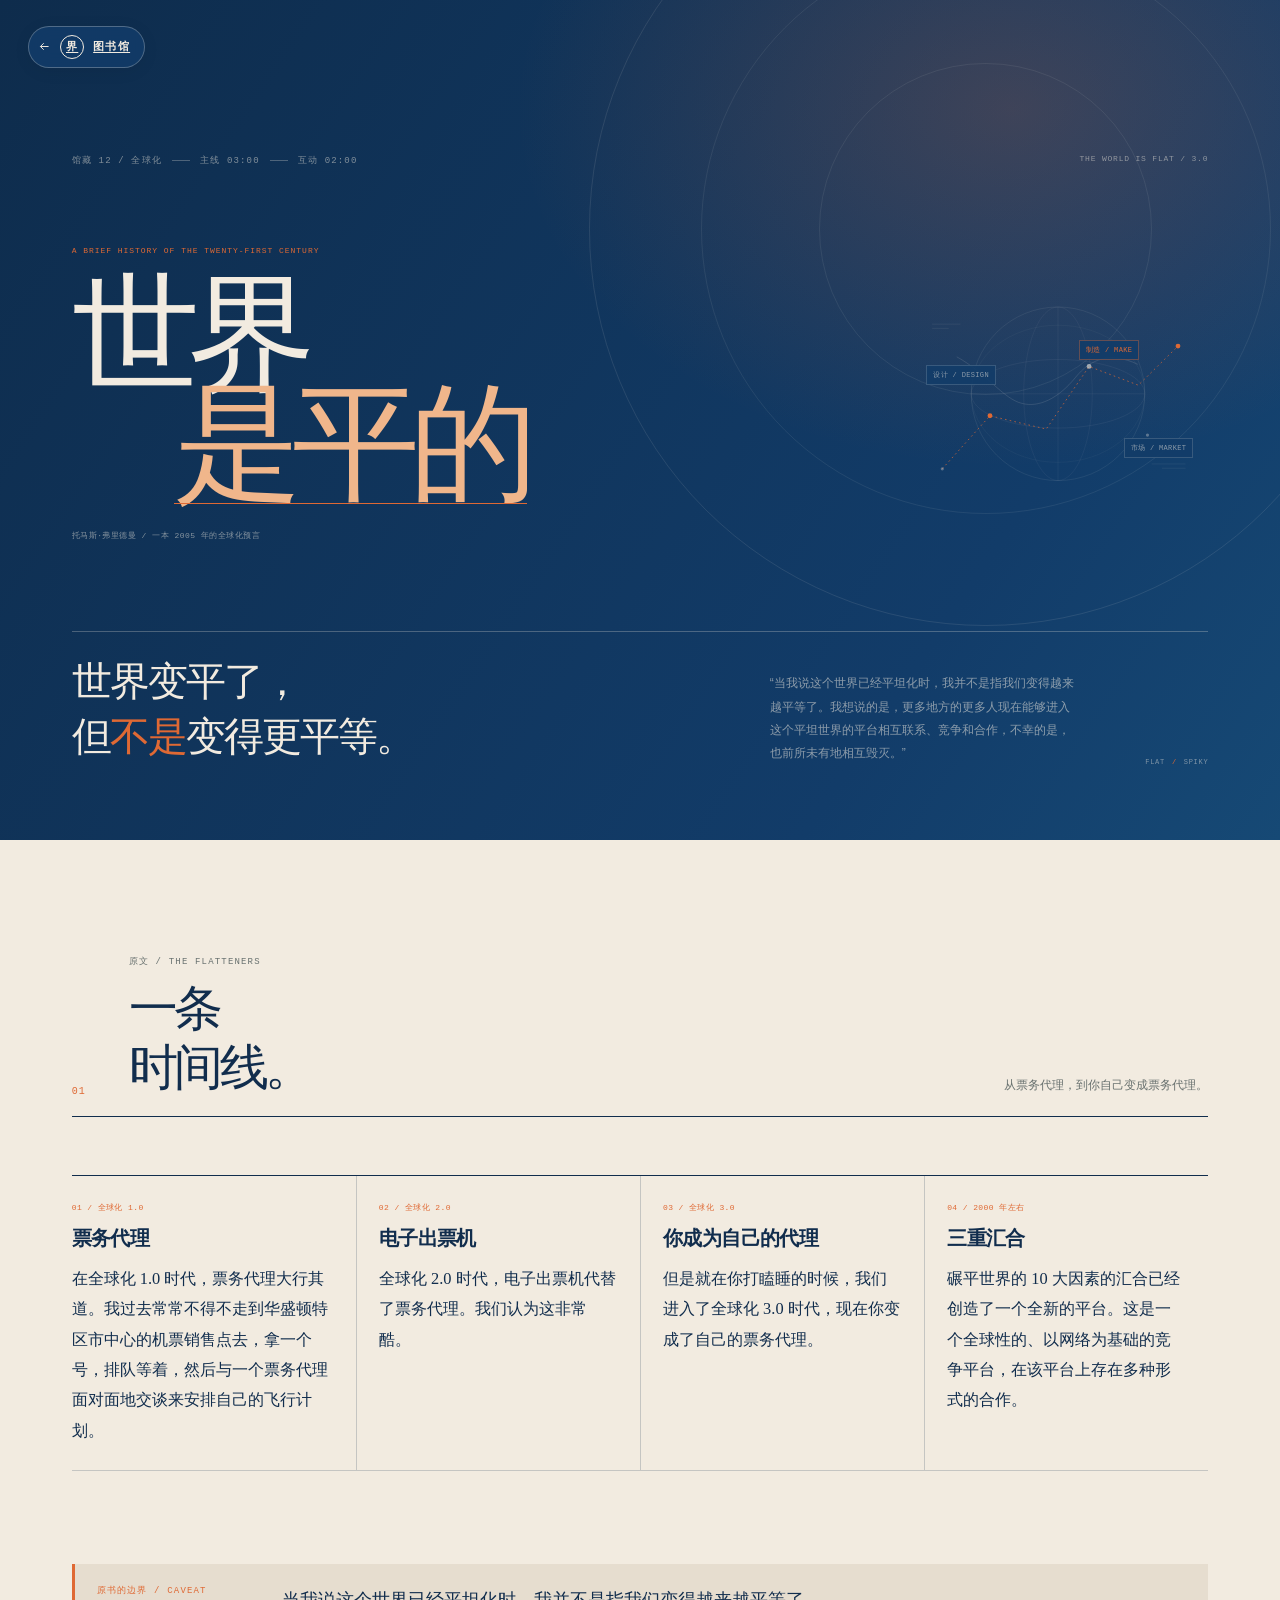
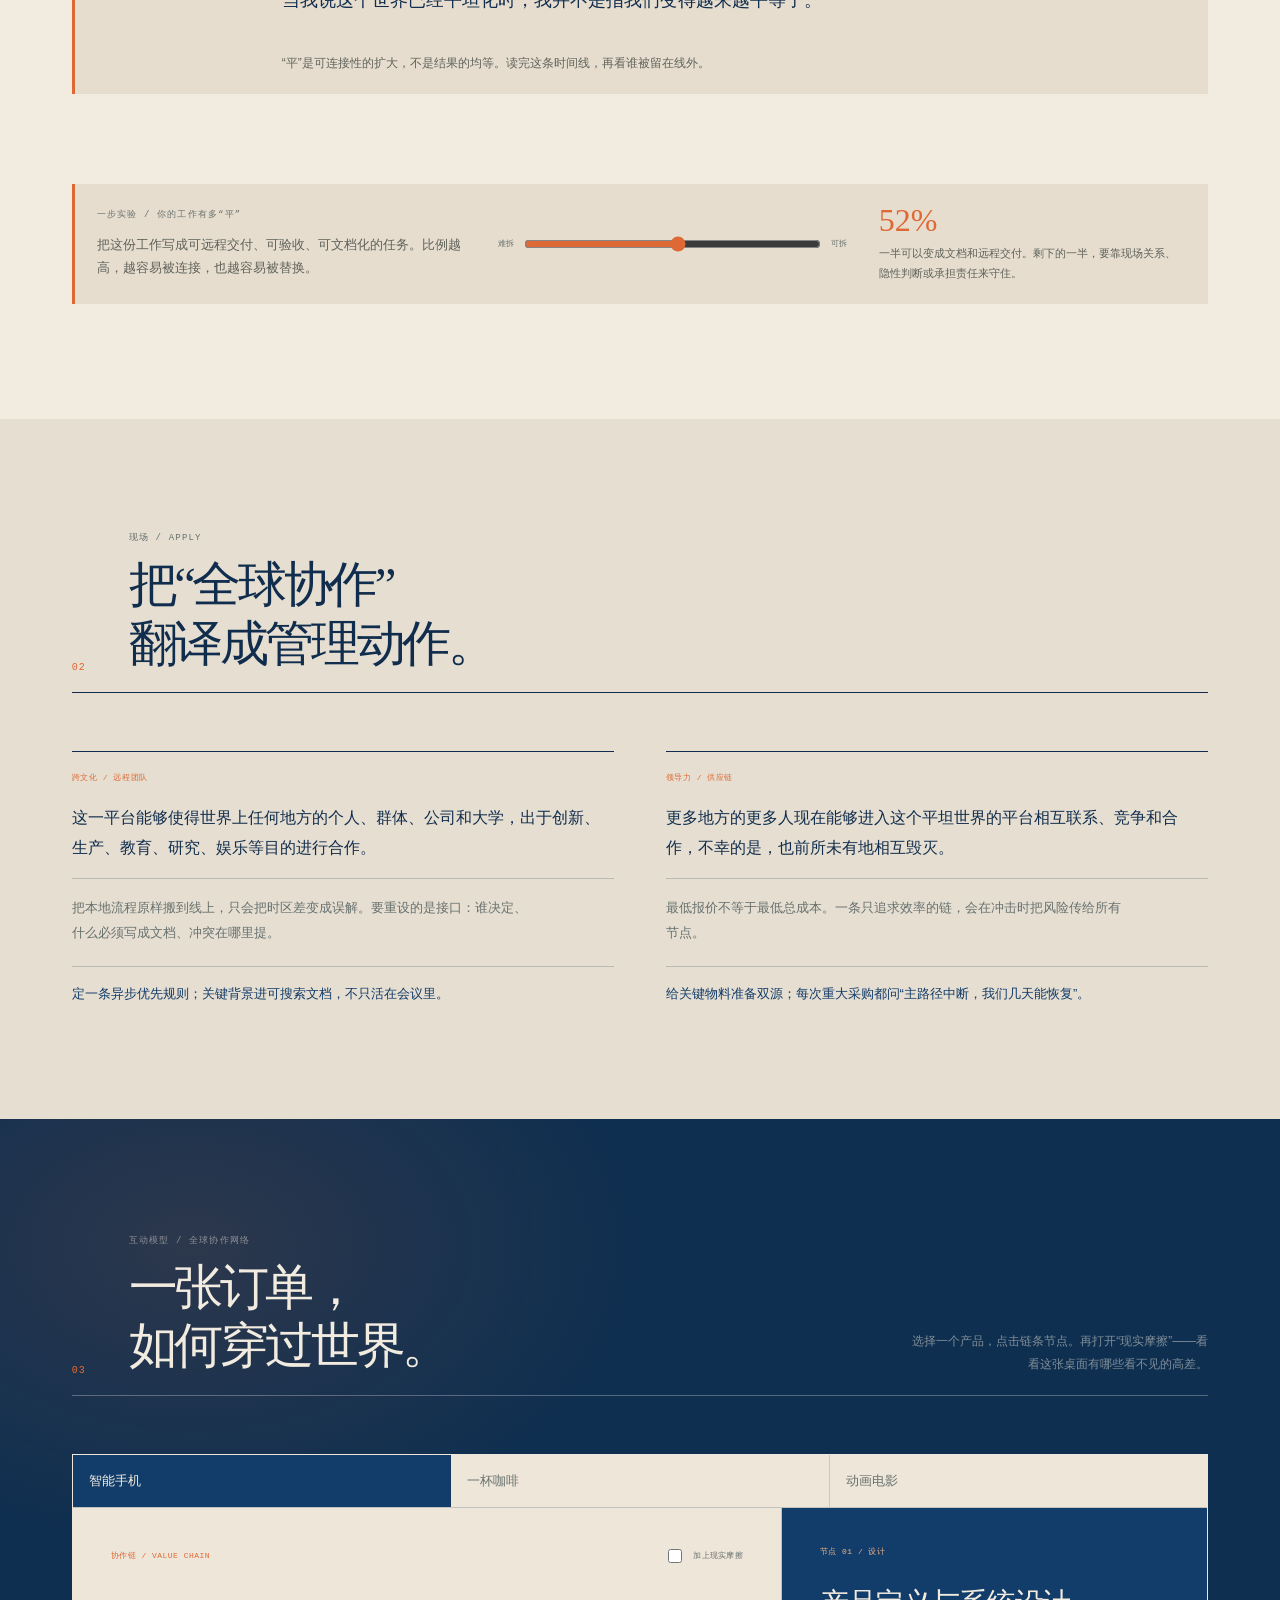
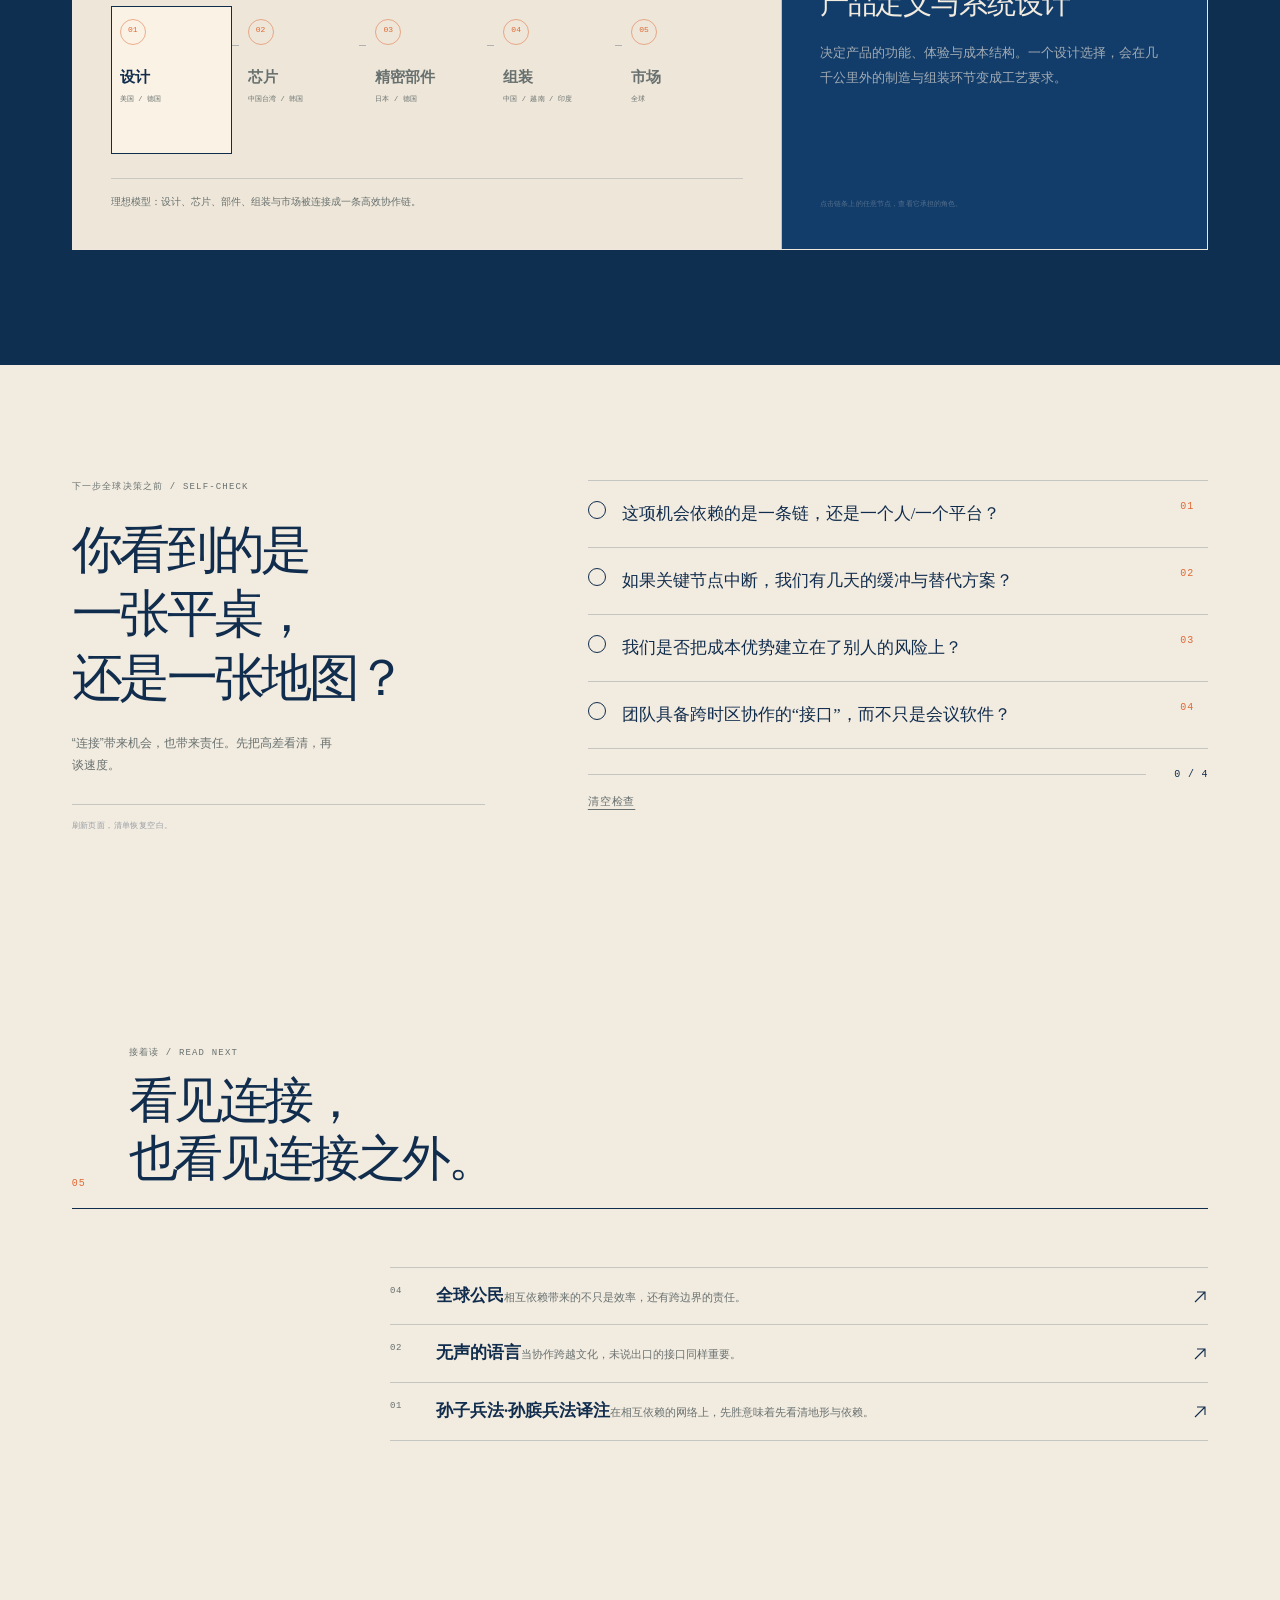
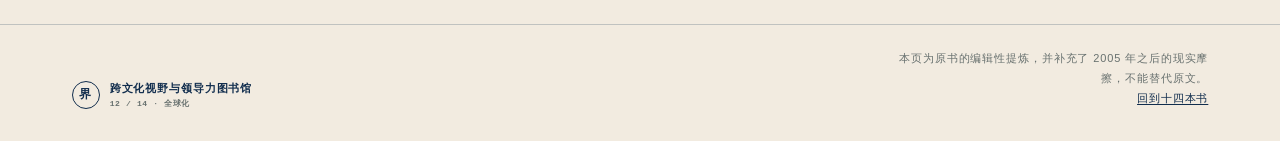
<file: books/flat-world.html>
<!doctype html>
<html lang="zh-CN">
<head>
  <meta charset="utf-8">
  <meta name="viewport" content="width=device-width, initial-scale=1">
  <meta name="theme-color" content="#123c69">
  <link rel="icon" href="../assets/favicon.svg" type="image/svg+xml">
  <meta name="description" content="三分钟读透《世界是平的》：全球化把竞争与合作拉到同一张桌面，但桌面并不平。用全球协作网络，看见依赖链上的机会与摩擦。">
  <title>世界是平的 — 同一张桌面，不同的高差 | 跨文化视野与领导力图书馆</title>
  <link rel="stylesheet" href="../assets/css/base.css">
  <link rel="stylesheet" href="../assets/css/book-base.css">
  <link rel="stylesheet" href="../assets/css/book-flat.css">
  <script>document.documentElement.classList.add("js");</script>
</head>
<body class="book-page fw-page">
  <a class="skip-link" href="#main">跳到正文</a>
  <a class="hub-return" href="../index.html" aria-label="返回图书馆首页">
    <svg class="hub-return__arrow" viewBox="0 0 16 16" fill="none" stroke="currentColor" stroke-width="1.2" aria-hidden="true"><path d="M13 8H3M7 4 3 8l4 4"/></svg>
    <span class="hub-return__mark" aria-hidden="true">界</span>
    <span>图书馆</span>
  </a>

  <main id="main">
    <header class="fw-hero">
      <div class="fw-orbit" aria-hidden="true"></div>
      <div class="book-wrap">
        <div class="fw-hero__meta">
          <p class="page-kicker"><span>馆藏 12 / 全球化</span><span>主线 03:00</span><span>互动 02:00</span></p>
          <p>THE WORLD IS FLAT / 3.0</p>
        </div>

        <div class="fw-hero__main">
          <div class="fw-hero__title" data-reveal>
            <p class="fw-overline">A BRIEF HISTORY OF THE TWENTY-FIRST CENTURY</p>
            <h1>世界<br><em>是平的</em></h1>
            <p class="fw-author">托马斯·弗里德曼 / 一本 2005 年的全球化预言</p>
          </div>

          <div class="fw-hero__map" data-reveal style="--reveal-delay:130ms" aria-hidden="true">
            <svg viewBox="0 0 560 380" fill="none">
              <circle cx="280" cy="190" r="162" stroke="currentColor" opacity=".24"></circle>
              <ellipse cx="280" cy="190" rx="162" ry="64" stroke="currentColor" opacity=".18"></ellipse>
              <ellipse cx="280" cy="190" rx="162" ry="128" stroke="currentColor" opacity=".12"></ellipse>
              <ellipse cx="280" cy="190" rx="64" ry="162" stroke="currentColor" opacity=".16"></ellipse>
              <path d="M118 190h324M280 28v324" stroke="currentColor" opacity=".17"></path>
              <path d="M64 330 153 231l105 25 80-117 92 35 74-73" stroke="var(--accent)" stroke-width="1.3" stroke-dasharray="3 6"></path>
              <path d="M91 121c55 30 87 79 122 87 30 8 67-8 100-49 27-33 63-49 116-24" stroke="currentColor" stroke-width="1" opacity=".38"></path>
              <circle cx="153" cy="231" r="4.5" fill="var(--accent)"></circle>
              <circle cx="338" cy="139" r="4.5" fill="currentColor"></circle>
              <circle cx="504" cy="101" r="4.5" fill="var(--accent)"></circle>
              <circle cx="64" cy="330" r="3" fill="currentColor" opacity=".55"></circle>
              <circle cx="447" cy="267" r="3" fill="currentColor" opacity=".55"></circle>
              <path d="M45 60h53M45 68h31M455 321h63M474 329h44" stroke="currentColor" opacity=".2"></path>
            </svg>
            <span class="fw-map-label fw-map-label--a">设计 / DESIGN</span>
            <span class="fw-map-label fw-map-label--b">制造 / MAKE</span>
            <span class="fw-map-label fw-map-label--c">市场 / MARKET</span>
          </div>
        </div>

        <div class="fw-hero__bottom" data-reveal style="--reveal-delay:220ms">
          <p>世界变平了，<br>但<em>不是</em>变得更平等。</p>
          <p class="fw-intro">“当我说这个世界已经平坦化时，我并不是指我们变得越来越平等了。我想说的是，更多地方的更多人现在能够进入这个平坦世界的平台相互联系、竞争和合作，不幸的是，也前所未有地相互毁灭。”</p>
          <div class="fw-version"><span>FLAT</span><i>/</i><span>SPIKY</span></div>
        </div>
      </div>
    </header>

    <section class="fw-essence" aria-labelledby="essence-title">
      <div class="book-wrap">
        <div class="fw-section-head" data-reveal>
          <span class="fw-index">01</span>
          <div>
            <p class="page-kicker"><span>原文 / THE FLATTENERS</span></p>
            <h2 id="essence-title">一条<br>时间线。</h2>
          </div>
          <p>从票务代理，到你自己变成票务代理。</p>
        </div>

        <div class="fw-essence__layout">
          <div class="fw-timeline">
            <article data-reveal>
              <span class="fw-time">01 / 全球化 1.0</span>
              <h3>票务代理</h3>
              <blockquote class="fw-quote">在全球化 1.0 时代，票务代理大行其道。我过去常常不得不走到华盛顿特区市中心的机票销售点去，拿一个号，排队等着，然后与一个票务代理面对面地交谈来安排自己的飞行计划。</blockquote>
            </article>
            <article data-reveal>
              <span class="fw-time">02 / 全球化 2.0</span>
              <h3>电子出票机</h3>
              <blockquote class="fw-quote">全球化 2.0 时代，电子出票机代替了票务代理。我们认为这非常酷。</blockquote>
            </article>
            <article data-reveal>
              <span class="fw-time">03 / 全球化 3.0</span>
              <h3>你成为自己的代理</h3>
              <blockquote class="fw-quote">但是就在你打瞌睡的时候，我们进入了全球化 3.0 时代，现在你变成了自己的票务代理。</blockquote>
            </article>
            <article data-reveal>
              <span class="fw-time">04 / 2000 年左右</span>
              <h3>三重汇合</h3>
              <blockquote class="fw-quote">碾平世界的 10 大因素的汇合已经创造了一个全新的平台。这是一个全球性的、以网络为基础的竞争平台，在该平台上存在多种形式的合作。</blockquote>
            </article>
          </div>

          <aside class="fw-caveat" data-reveal>
            <p class="page-kicker"><span>原书的边界 / CAVEAT</span></p>
            <blockquote class="fw-quote">当我说这个世界已经平坦化时，我并不是指我们变得越来越平等了。</blockquote>
            <p class="fw-source-note">“平”是可连接性的扩大，不是结果的均等。读完这条时间线，再看谁被留在线外。</p>
          </aside>

          <div class="fw-flat-lab" data-model="flat-personal" data-reveal>
            <div class="fw-flat-lab__head">
              <p class="page-kicker"><span>一步实验 / 你的工作有多“平”</span></p>
              <p>把这份工作写成可远程交付、可验收、可文档化的任务。比例越高，越容易被连接，也越容易被替换。</p>
            </div>
            <label class="fw-flat-lab__range">
              <span>难拆</span>
              <input type="range" min="0" max="100" value="52" step="1" data-flat-range aria-label="可被远程拆分的比例">
              <span>可拆</span>
            </label>
            <div class="fw-flat-lab__out" aria-live="polite">
              <span data-flat-percent>52%</span>
              <p data-flat-note>一半可以变成文档和远程交付。剩下的一半，要靠现场关系、隐性判断或承担责任来守住。</p>
            </div>
            <p class="live-note" aria-live="polite" data-flat-live></p>
          </div>
        </div>
      </div>
    </section>

    <section class="fw-apps" aria-labelledby="apps-title">
      <div class="book-wrap">
        <div class="fw-section-head" data-reveal>
          <span class="fw-index">02</span>
          <div>
            <p class="page-kicker"><span>现场 / APPLY</span></p>
            <h2 id="apps-title">把“全球协作”<br>翻译成管理动作。</h2>
          </div>
        </div>

        <div class="fw-app-grid">
          <article data-reveal>
            <p class="fw-app-label">跨文化 / 远程团队</p>
            <blockquote class="fw-quote">这一平台能够使得世界上任何地方的个人、群体、公司和大学，出于创新、生产、教育、研究、娱乐等目的进行合作。</blockquote>
            <p>把本地流程原样搬到线上，只会把时区差变成误解。要重设的是接口：谁决定、什么必须写成文档、冲突在哪里提。</p>
            <p class="fw-app-action">定一条异步优先规则；关键背景进可搜索文档，不只活在会议里。</p>
          </article>
          <article data-reveal>
            <p class="fw-app-label">领导力 / 供应链</p>
            <blockquote class="fw-quote">更多地方的更多人现在能够进入这个平坦世界的平台相互联系、竞争和合作，不幸的是，也前所未有地相互毁灭。</blockquote>
            <p>最低报价不等于最低总成本。一条只追求效率的链，会在冲击时把风险传给所有节点。</p>
            <p class="fw-app-action">给关键物料准备双源；每次重大采购都问“主路径中断，我们几天能恢复”。</p>
          </article>
        </div>
      </div>
    </section>

    <section class="fw-model-section" aria-labelledby="model-title">
      <div class="book-wrap">
        <div class="fw-section-head fw-section-head--dark" data-reveal>
          <span class="fw-index">03</span>
          <div>
            <p class="page-kicker"><span>互动模型 / 全球协作网络</span></p>
            <h2 id="model-title">一张订单，<br>如何穿过世界。</h2>
          </div>
          <p>选择一个产品，点击链条节点。再打开“现实摩擦”——看看这张桌面有哪些看不见的高差。</p>
        </div>

        <div class="fw-model" data-model="flat-map" data-reveal>
          <div class="fw-product-tabs" role="group" aria-label="选择产品">
            <button type="button" class="fw-product" data-product="phone" aria-pressed="true">智能手机</button>
            <button type="button" class="fw-product" data-product="coffee" aria-pressed="false">一杯咖啡</button>
            <button type="button" class="fw-product" data-product="film" aria-pressed="false">动画电影</button>
          </div>

          <div class="fw-network-wrap">
            <div class="fw-network-head">
              <p>协作链 / VALUE CHAIN</p>
              <label class="fw-friction-toggle">
                <input type="checkbox" data-fw-friction>
                <span>加上现实摩擦</span>
              </label>
            </div>
            <div class="fw-chain" data-fw-chain></div>
            <p class="fw-network-note" data-fw-network-note>理想模型：五段能力被连接成一条高效协作链。</p>
          </div>

          <aside class="fw-detail">
            <p class="fw-detail__label" data-fw-node-label>节点 01 / 设计</p>
            <h3 data-fw-node-title>产品定义与系统设计</h3>
            <p class="fw-detail__body" data-fw-node-body>决定产品的功能、体验与成本结构。一个设计选择，会在几千公里外的制造与组装环节变成工艺要求。</p>
            <div class="fw-friction-copy" data-fw-friction-copy hidden>
              <span>被真实世界改变的部分 / FRICTION</span>
              <p></p>
            </div>
            <p class="fw-detail__hint">点击链条上的任意节点，查看它承担的角色。</p>
            <p class="live-note" aria-live="polite" data-fw-live></p>
          </aside>
        </div>
      </div>
    </section>

    <section class="fw-check" aria-labelledby="check-title">
      <div class="book-wrap fw-check__grid">
        <div class="fw-check__intro" data-reveal>
          <p class="page-kicker"><span>下一步全球决策之前 / SELF-CHECK</span></p>
          <h2 id="check-title">你看到的是<br>一张平桌，<br>还是一张地图？</h2>
          <p>“连接”带来机会，也带来责任。先把高差看清，再谈速度。</p>
          <p class="fw-check__hint">刷新页面，清单恢复空白。</p>
        </div>
        <form class="fw-checklist" data-fresh data-reveal>
          <div class="action-list">
            <label class="action-item">
              <input type="checkbox" autocomplete="off">
              <span class="action-tick" aria-hidden="true"></span>
              <span class="action-item__text">这项机会依赖的是一条链，还是一个人/一个平台？</span>
              <span class="action-item__index">01</span>
            </label>
            <label class="action-item">
              <input type="checkbox" autocomplete="off">
              <span class="action-tick" aria-hidden="true"></span>
              <span class="action-item__text">如果关键节点中断，我们有几天的缓冲与替代方案？</span>
              <span class="action-item__index">02</span>
            </label>
            <label class="action-item">
              <input type="checkbox" autocomplete="off">
              <span class="action-tick" aria-hidden="true"></span>
              <span class="action-item__text">我们是否把成本优势建立在了别人的风险上？</span>
              <span class="action-item__index">03</span>
            </label>
            <label class="action-item">
              <input type="checkbox" autocomplete="off">
              <span class="action-tick" aria-hidden="true"></span>
              <span class="action-item__text">团队具备跨时区协作的“接口”，而不只是会议软件？</span>
              <span class="action-item__index">04</span>
            </label>
          </div>
          <div class="action-progress">
            <span class="action-track" aria-hidden="true"><span class="action-fill"></span></span>
            <span class="action-count" aria-live="polite">0 / 4</span>
          </div>
          <button type="button" class="action-reset" data-check-reset>清空检查</button>
        </form>
      </div>
    </section>

    <section class="fw-next" aria-labelledby="next-title">
      <div class="book-wrap">
        <div class="fw-section-head" data-reveal>
          <span class="fw-index">05</span>
          <div>
            <p class="page-kicker"><span>接着读 / READ NEXT</span></p>
            <h2 id="next-title">看见连接，<br>也看见连接之外。</h2>
          </div>
        </div>
        <div class="next-reads" data-reveal>
          <a class="next-reads__item" href="global-citizen.html">
            <span class="next-reads__no">04</span>
            <span><span class="next-reads__title">全球公民</span><span class="next-reads__why">相互依赖带来的不只是效率，还有跨边界的责任。</span></span>
            <svg class="next-reads__arrow" viewBox="0 0 16 16" fill="none" stroke="currentColor" stroke-width="1.1" aria-hidden="true"><path d="M3 13 13 3M5 3h8v8"/></svg>
          </a>
          <a class="next-reads__item" href="silent-language.html">
            <span class="next-reads__no">02</span>
            <span><span class="next-reads__title">无声的语言</span><span class="next-reads__why">当协作跨越文化，未说出口的接口同样重要。</span></span>
            <svg class="next-reads__arrow" viewBox="0 0 16 16" fill="none" stroke="currentColor" stroke-width="1.1" aria-hidden="true"><path d="M3 13 13 3M5 3h8v8"/></svg>
          </a>
          <a class="next-reads__item" href="sunzi.html">
            <span class="next-reads__no">01</span>
            <span><span class="next-reads__title">孙子兵法·孙膑兵法译注</span><span class="next-reads__why">在相互依赖的网络上，先胜意味着先看清地形与依赖。</span></span>
            <svg class="next-reads__arrow" viewBox="0 0 16 16" fill="none" stroke="currentColor" stroke-width="1.1" aria-hidden="true"><path d="M3 13 13 3M5 3h8v8"/></svg>
          </a>
        </div>
      </div>
    </section>
  </main>

  <footer class="book-footer">
    <div class="book-footer__identity"><span class="book-footer__seal">界</span><span>跨文化视野与领导力图书馆<br><small>12 / 14 · 全球化</small></span></div>
    <p class="book-footer__note">本页为原书的编辑性提炼，并补充了 2005 年之后的现实摩擦，不能替代原文。<br><a href="../index.html">回到十四本书</a></p>
  </footer>

  <script src="../assets/js/books.js"></script>
</body>
</html>
</file>
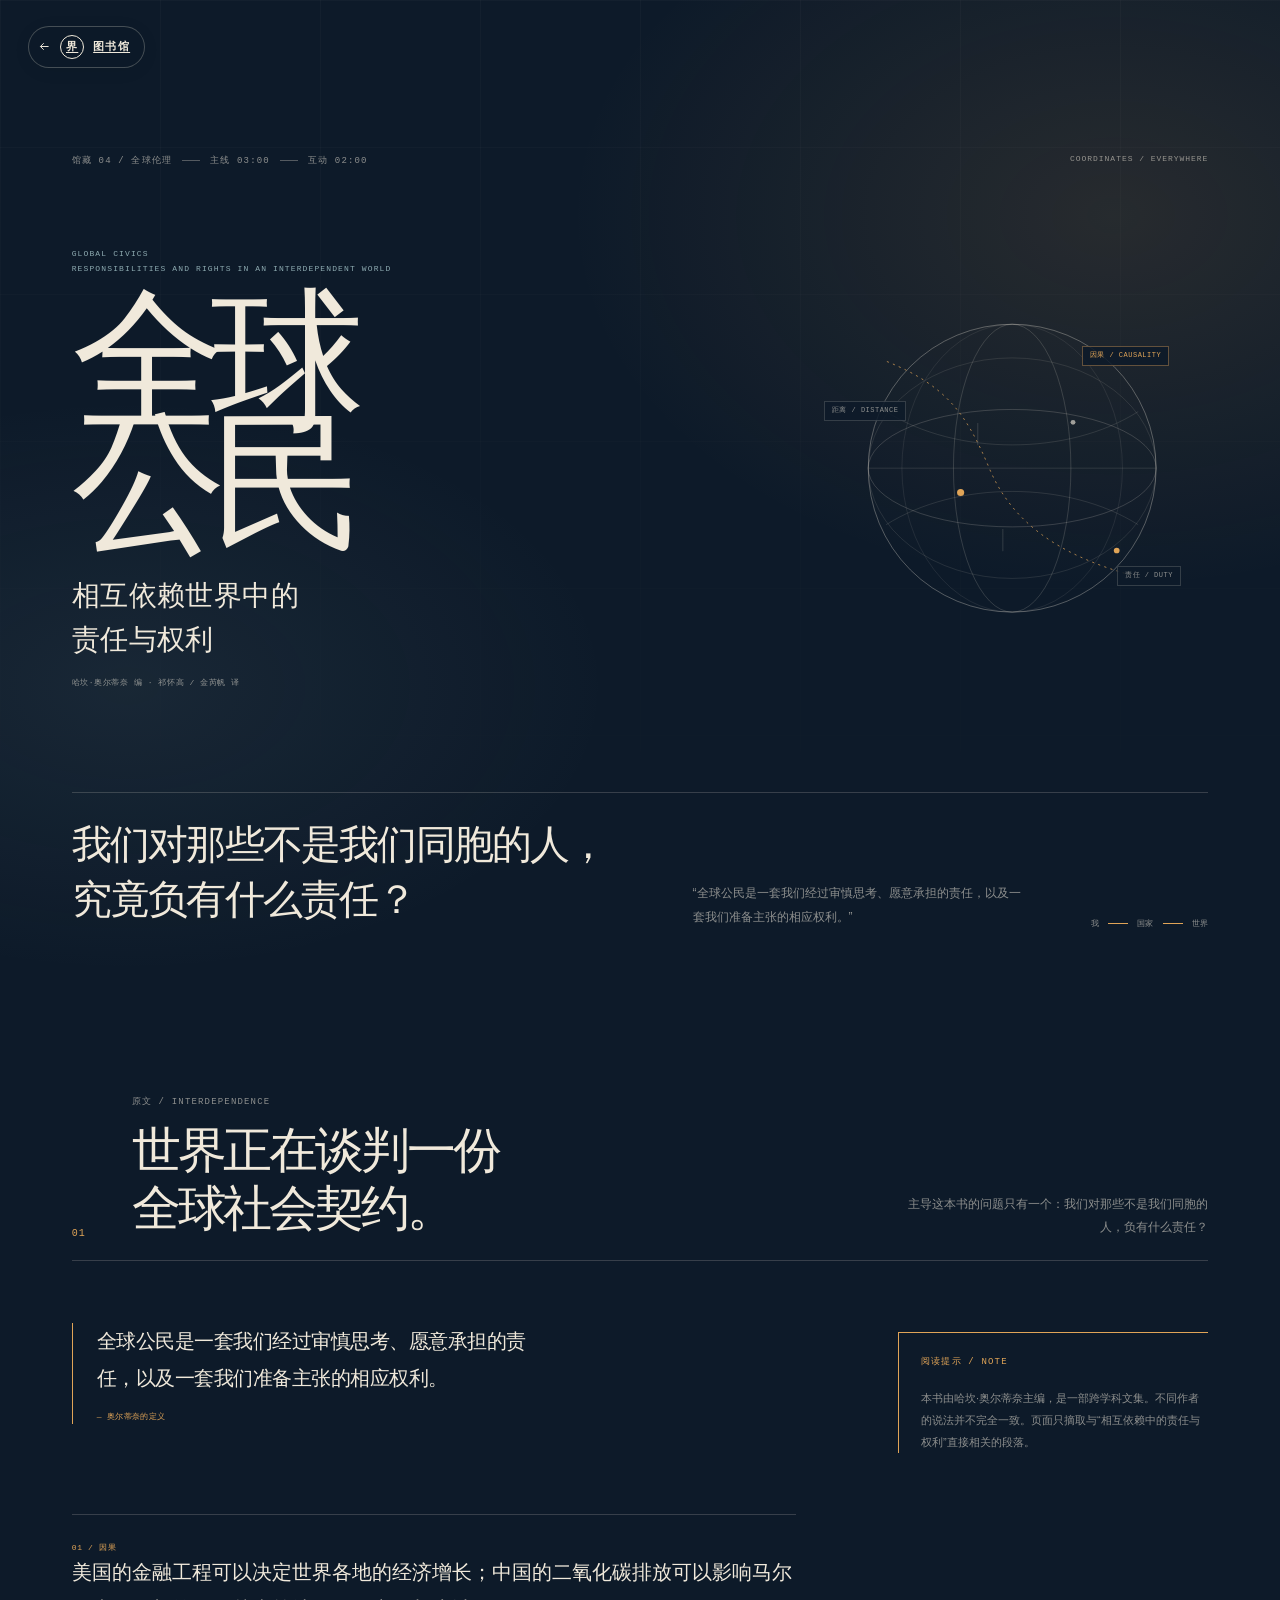
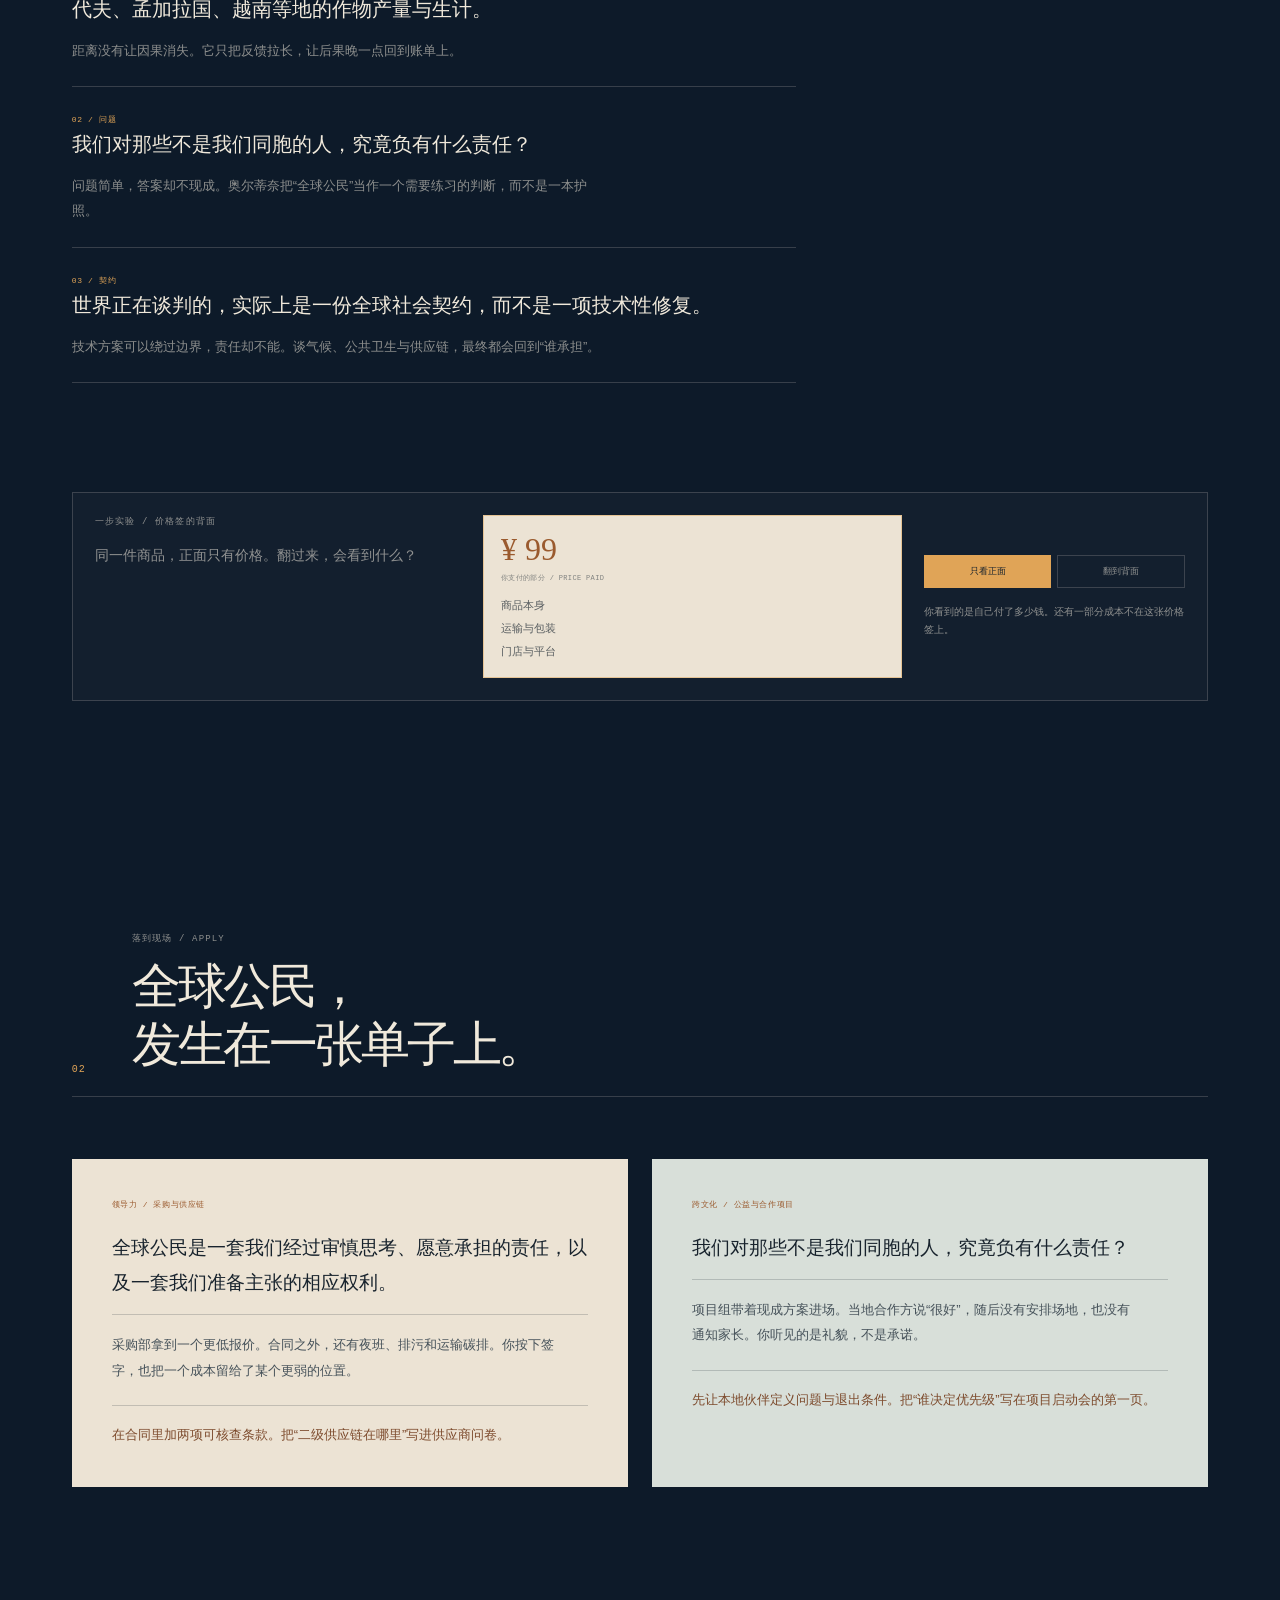
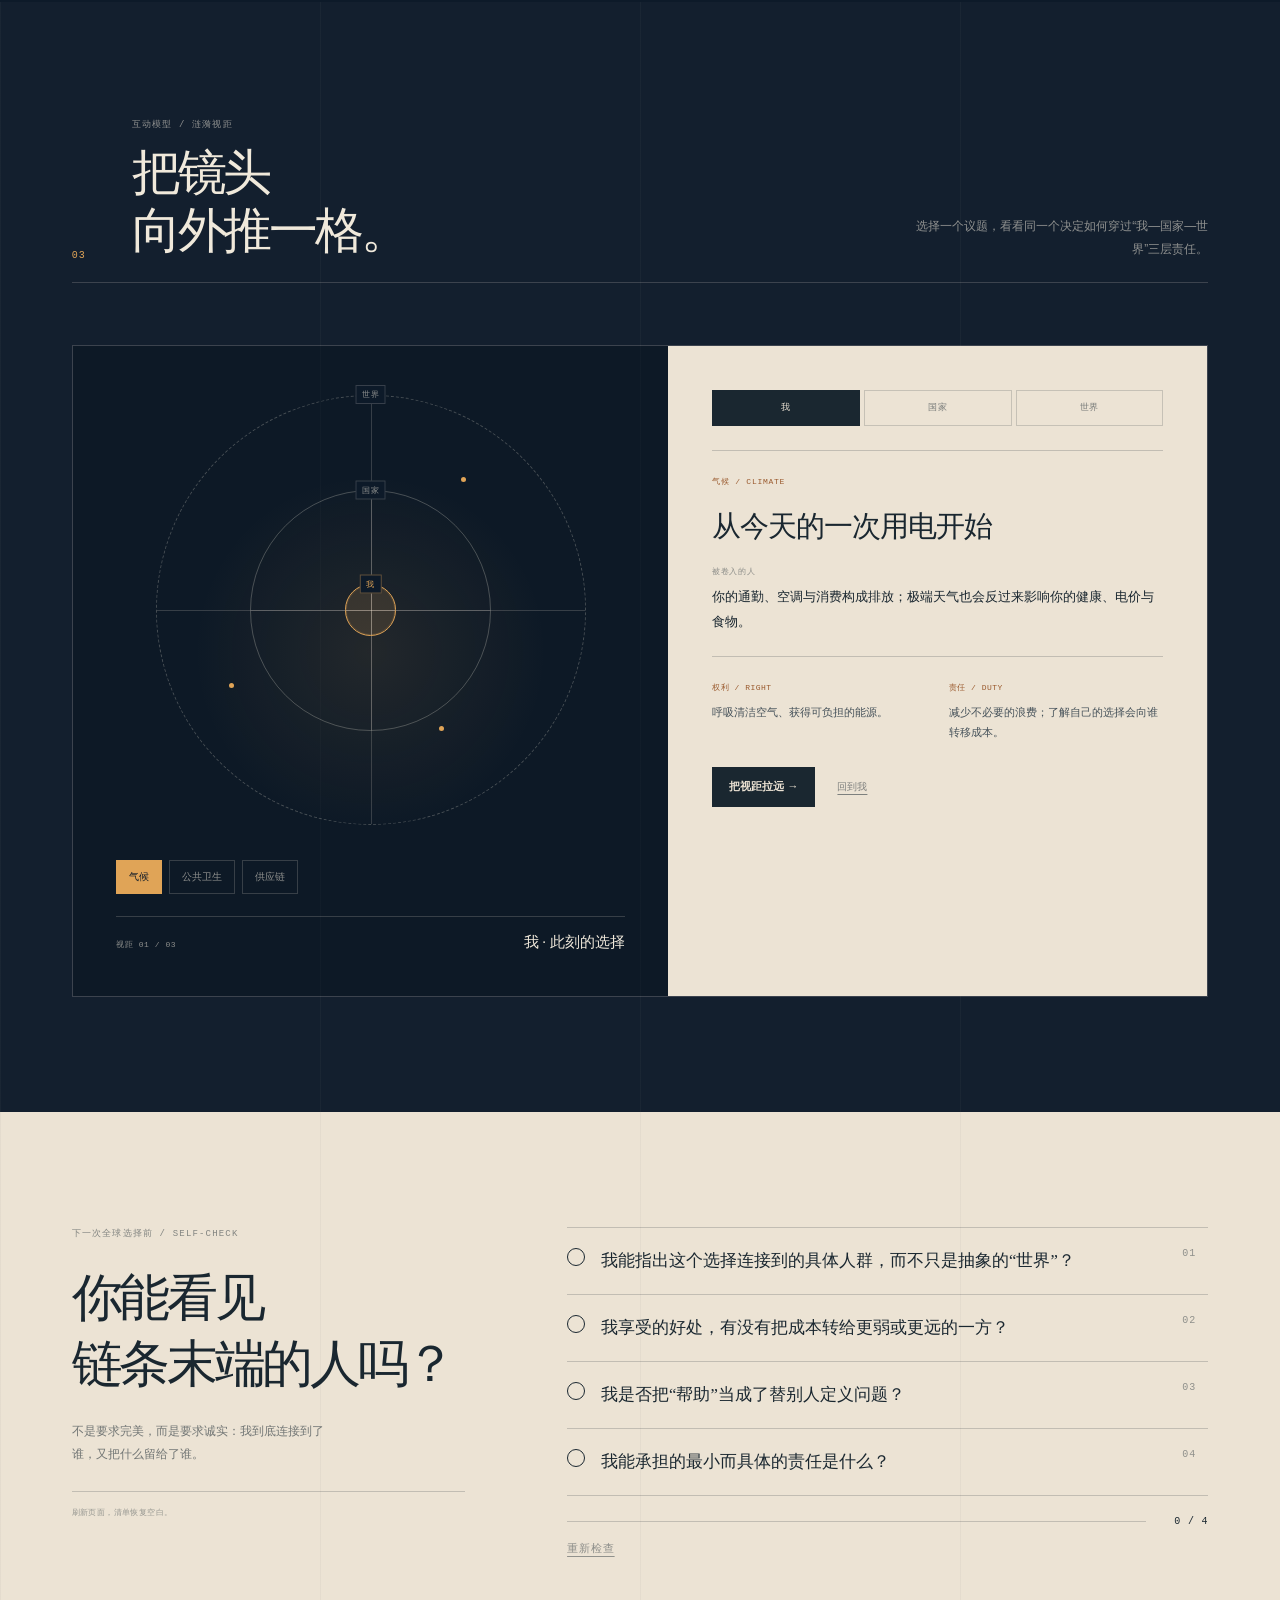
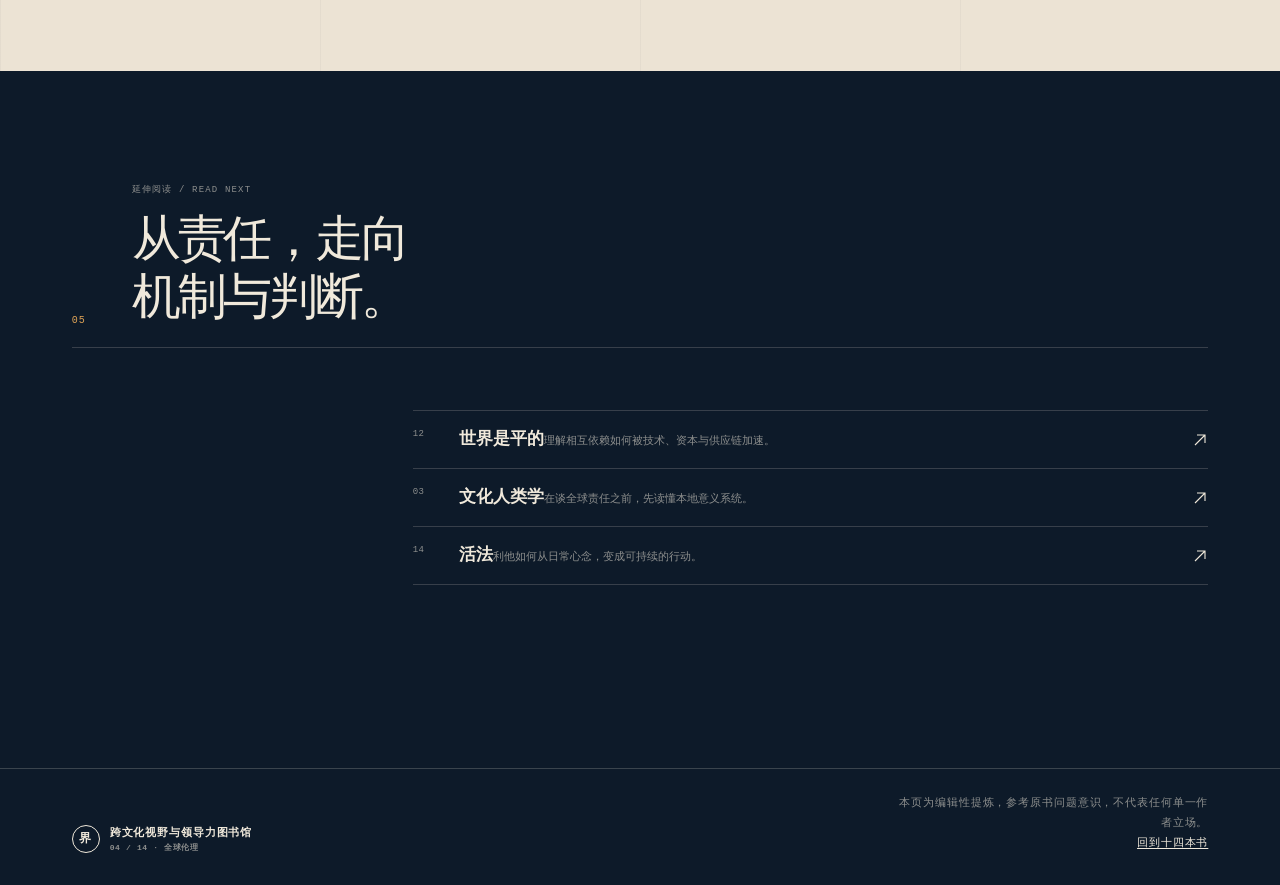
<file: books/global-citizen.html>
<!doctype html>
<html lang="zh-CN">
<head>
  <meta charset="utf-8">
  <meta name="viewport" content="width=device-width, initial-scale=1">
  <meta name="theme-color" content="#0d1a29">
  <link rel="icon" href="../assets/favicon.svg" type="image/svg+xml">
  <meta name="description" content="三分钟读透《全球公民：相互依赖世界中的责任与权利》：权利与责任如何跨过国境。用涟漪视距模型，看见日常选择连接到的远方。">
  <title>全球公民 — 权利与责任，都很难留在国境线内 | 跨文化视野与领导力图书馆</title>
  <link rel="stylesheet" href="../assets/css/base.css">
  <link rel="stylesheet" href="../assets/css/book-base.css">
  <link rel="stylesheet" href="../assets/css/book-global.css">
  <script>document.documentElement.classList.add("js");</script>
</head>
<body class="book-page gc-page">
  <a class="skip-link" href="#main">跳到正文</a>
  <a class="hub-return" href="../index.html" aria-label="返回图书馆首页">
    <svg class="hub-return__arrow" viewBox="0 0 16 16" fill="none" stroke="currentColor" stroke-width="1.2" aria-hidden="true"><path d="M13 8H3M7 4 3 8l4 4"/></svg>
    <span class="hub-return__mark" aria-hidden="true">界</span>
    <span>图书馆</span>
  </a>

  <main id="main">
    <header class="gc-hero">
      <div class="gc-grid" aria-hidden="true"></div>
      <div class="book-wrap">
        <div class="gc-hero__meta">
          <p class="page-kicker"><span>馆藏 04 / 全球伦理</span><span>主线 03:00</span><span>互动 02:00</span></p>
          <p class="gc-coordinate">COORDINATES / EVERYWHERE</p>
        </div>

        <div class="gc-hero__main">
          <div class="gc-hero__title" data-reveal>
            <p class="gc-overline">GLOBAL CIVICS<br>RESPONSIBILITIES AND RIGHTS IN AN INTERDEPENDENT WORLD</p>
            <h1>全球<br>公民</h1>
            <p class="gc-subtitle">相互依赖世界中的<br>责任与权利</p>
            <p class="gc-author">哈坎·奥尔蒂奈 编 · 祁怀高 / 金芮帆 译</p>
          </div>

          <div class="gc-hero__globe" data-reveal style="--reveal-delay:140ms" aria-hidden="true">
            <svg viewBox="0 0 520 520" fill="none">
              <circle cx="260" cy="260" r="201" stroke="currentColor" opacity=".7"></circle>
              <ellipse cx="260" cy="260" rx="201" ry="82" stroke="currentColor" opacity=".4"></ellipse>
              <ellipse cx="260" cy="260" rx="201" ry="154" stroke="currentColor" opacity=".24"></ellipse>
              <ellipse cx="260" cy="260" rx="82" ry="201" stroke="currentColor" opacity=".36"></ellipse>
              <ellipse cx="260" cy="260" rx="154" ry="201" stroke="currentColor" opacity=".2"></ellipse>
              <path d="M59 260h402M84 181c98 62 254 62 352 0M84 339c98-62 254-62 352 0" stroke="currentColor" opacity=".26"></path>
              <path d="M85 111c86 35 112 76 143 149 30 72 92 121 204 151" stroke="#e0a457" stroke-width="1" stroke-dasharray="3 6"></path>
              <circle cx="188" cy="294" r="5" fill="#e0a457"></circle>
              <circle cx="345" cy="196" r="3.4" fill="currentColor"></circle>
              <circle cx="406" cy="375" r="4" fill="#e0a457"></circle>
              <path d="M212 197v31M247 345v31" stroke="currentColor" opacity=".35"></path>
            </svg>
            <span class="gc-globe-label gc-globe-label--a">距离 / DISTANCE</span>
            <span class="gc-globe-label gc-globe-label--b">因果 / CAUSALITY</span>
            <span class="gc-globe-label gc-globe-label--c">责任 / DUTY</span>
          </div>
        </div>

        <div class="gc-hero__bottom" data-reveal style="--reveal-delay:220ms">
          <p class="gc-thesis">我们对那些不是我们同胞的人，<br>究竟负有什么责任？</p>
          <p class="gc-intro">“全球公民是一套我们经过审慎思考、愿意承担的责任，以及一套我们准备主张的相应权利。”</p>
          <div class="gc-scales" aria-hidden="true"><span>我</span><i></i><span>国家</span><i></i><span>世界</span></div>
        </div>
      </div>
    </header>

    <section class="gc-essence" aria-labelledby="essence-title">
      <div class="book-wrap">
        <div class="gc-section-head" data-reveal>
          <span class="gc-index">01</span>
          <div>
            <p class="page-kicker"><span>原文 / INTERDEPENDENCE</span></p>
            <h2 id="essence-title">世界正在谈判一份<br>全球社会契约。</h2>
          </div>
          <p>主导这本书的问题只有一个：我们对那些不是我们同胞的人，负有什么责任？</p>
        </div>

        <div class="gc-essence__layout">
          <blockquote class="gc-lead gc-quote" data-reveal>
            全球公民是一套我们经过审慎思考、愿意承担的责任，以及一套我们准备主张的相应权利。
            <cite>— 奥尔蒂奈的定义</cite>
          </blockquote>

          <div class="gc-essence__notes">
            <article data-reveal>
              <span>01 / 因果</span>
              <blockquote class="gc-quote">美国的金融工程可以决定世界各地的经济增长；中国的二氧化碳排放可以影响马尔代夫、孟加拉国、越南等地的作物产量与生计。</blockquote>
              <p class="gc-source-note">距离没有让因果消失。它只把反馈拉长，让后果晚一点回到账单上。</p>
            </article>
            <article data-reveal>
              <span>02 / 问题</span>
              <blockquote class="gc-quote">我们对那些不是我们同胞的人，究竟负有什么责任？</blockquote>
              <p class="gc-source-note">问题简单，答案却不现成。奥尔蒂奈把“全球公民”当作一个需要练习的判断，而不是一本护照。</p>
            </article>
            <article data-reveal>
              <span>03 / 契约</span>
              <blockquote class="gc-quote">世界正在谈判的，实际上是一份全球社会契约，而不是一项技术性修复。</blockquote>
              <p class="gc-source-note">技术方案可以绕过边界，责任却不能。谈气候、公共卫生与供应链，最终都会回到“谁承担”。</p>
            </article>
          </div>

          <aside class="gc-book-note" data-reveal>
            <p class="page-kicker"><span>阅读提示 / NOTE</span></p>
            <p>本书由哈坎·奥尔蒂奈主编，是一部跨学科文集。不同作者的说法并不完全一致。页面只摘取与“相互依赖中的责任与权利”直接相关的段落。</p>
          </aside>

          <div class="gc-ledger" data-model="global-ledger" data-reveal>
            <div class="gc-ledger__head">
              <p class="page-kicker"><span>一步实验 / 价格签的背面</span></p>
              <p>同一件商品，正面只有价格。翻过来，会看到什么？</p>
            </div>
            <div class="gc-ledger__tag" data-ledger-tag>
              <span class="gc-ledger__price">¥ 99</span>
              <span class="gc-ledger__caption">你支付的部分 / PRICE PAID</span>
              <ul data-ledger-front>
                <li>商品本身</li>
                <li>运输与包装</li>
                <li>门店与平台</li>
              </ul>
              <ul class="gc-ledger__back" data-ledger-back hidden>
                <li>上游工资与安全保障</li>
                <li>运输与包装的碳排</li>
                <li>污染、废弃物与用水</li>
                <li>下一地区或下一代承担的风险</li>
              </ul>
            </div>
            <div class="gc-ledger__controls">
              <button type="button" data-ledger-flip="false" aria-pressed="true">只看正面</button>
              <button type="button" data-ledger-flip="true" aria-pressed="false">翻到背面</button>
              <p class="gc-ledger__note" data-ledger-note>你看到的是自己付了多少钱。还有一部分成本不在这张价格签上。</p>
            </div>
          </div>
        </div>
      </div>
    </section>

    <section class="gc-apps" aria-labelledby="apps-title">
      <div class="book-wrap">
        <div class="gc-section-head" data-reveal>
          <span class="gc-index">02</span>
          <div>
            <p class="page-kicker"><span>落到现场 / APPLY</span></p>
            <h2 id="apps-title">全球公民，<br>发生在一张单子上。</h2>
          </div>
        </div>
        <div class="gc-app-grid">
          <article data-reveal>
            <p class="gc-app-label">领导力 / 采购与供应链</p>
            <blockquote class="gc-quote">全球公民是一套我们经过审慎思考、愿意承担的责任，以及一套我们准备主张的相应权利。</blockquote>
            <p>采购部拿到一个更低报价。合同之外，还有夜班、排污和运输碳排。你按下签字，也把一个成本留给了某个更弱的位置。</p>
            <p class="gc-app-action">在合同里加两项可核查条款。把“二级供应链在哪里”写进供应商问卷。</p>
          </article>
          <article data-reveal>
            <p class="gc-app-label">跨文化 / 公益与合作项目</p>
            <blockquote class="gc-quote">我们对那些不是我们同胞的人，究竟负有什么责任？</blockquote>
            <p>项目组带着现成方案进场。当地合作方说“很好”，随后没有安排场地，也没有通知家长。你听见的是礼貌，不是承诺。</p>
            <p class="gc-app-action">先让本地伙伴定义问题与退出条件。把“谁决定优先级”写在项目启动会的第一页。</p>
          </article>
        </div>
      </div>
    </section>

    <section class="gc-ripple-section" aria-labelledby="ripple-title">
      <div class="book-wrap">
        <div class="gc-section-head" data-reveal>
          <span class="gc-index">03</span>
          <div>
            <p class="page-kicker"><span>互动模型 / 涟漪视距</span></p>
            <h2 id="ripple-title">把镜头<br>向外推一格。</h2>
          </div>
          <p>选择一个议题，看看同一个决定如何穿过“我—国家—世界”三层责任。</p>
        </div>

        <div class="gc-ripple" data-model="ripple" data-reveal>
          <div class="gc-ripple__visual">
            <div class="gc-rings" data-ring-view="0" aria-hidden="true">
              <span class="gc-ring gc-ring--world"></span>
              <span class="gc-ring gc-ring--nation"></span>
              <span class="gc-ring gc-ring--self"></span>
              <span class="gc-ring-dot gc-ring-dot--a"></span>
              <span class="gc-ring-dot gc-ring-dot--b"></span>
              <span class="gc-ring-dot gc-ring-dot--c"></span>
              <span class="gc-ring-label gc-ring-label--world">世界</span>
              <span class="gc-ring-label gc-ring-label--nation">国家</span>
              <span class="gc-ring-label gc-ring-label--self">我</span>
            </div>
            <div class="gc-issue-tabs" role="group" aria-label="选择全球议题">
              <button type="button" class="gc-issue" data-issue="climate" aria-pressed="true">气候</button>
              <button type="button" class="gc-issue" data-issue="health" aria-pressed="false">公共卫生</button>
              <button type="button" class="gc-issue" data-issue="supply" aria-pressed="false">供应链</button>
            </div>
            <p class="gc-ripple__scale"><span data-ripple-scale-no>视距 01 / 03</span><b data-ripple-scale>我 · 此刻的选择</b></p>
          </div>

          <aside class="gc-ripple__panel">
            <div class="gc-levels" role="group" aria-label="选择观察尺度">
              <button type="button" class="gc-level" data-level="0" aria-pressed="true">我</button>
              <button type="button" class="gc-level" data-level="1" aria-pressed="false">国家</button>
              <button type="button" class="gc-level" data-level="2" aria-pressed="false">世界</button>
            </div>
            <p class="gc-issue-label" data-ripple-issue>气候 / CLIMATE</p>
            <h3 data-ripple-title>从今天的一次用电开始</h3>
            <p class="gc-affected"><span>被卷入的人</span><b data-ripple-affected>你的通勤、空调与消费构成排放；极端天气也会反过来影响你的健康、电价与食物。</b></p>
            <div class="gc-pair">
              <div><span>权利 / RIGHT</span><p data-ripple-right>呼吸清洁空气、获得可负担的能源。</p></div>
              <div><span>责任 / DUTY</span><p data-ripple-duty>减少不必要的浪费；了解自己的选择会向谁转移成本。</p></div>
            </div>
            <div class="gc-panel-actions">
              <button type="button" class="gc-next-btn" data-ripple-next>把视距拉远 →</button>
              <button type="button" class="gc-reset" data-ripple-reset>回到我</button>
            </div>
            <p class="live-note" aria-live="polite" data-ripple-live></p>
          </aside>
        </div>
      </div>
    </section>

    <section class="gc-check" aria-labelledby="check-title">
      <div class="book-wrap gc-check__grid">
        <div class="gc-check__intro" data-reveal>
          <p class="page-kicker"><span>下一次全球选择前 / SELF-CHECK</span></p>
          <h2 id="check-title">你能看见<br>链条末端的人吗？</h2>
          <p>不是要求完美，而是要求诚实：我到底连接到了谁，又把什么留给了谁。</p>
          <p class="gc-check__hint">刷新页面，清单恢复空白。</p>
        </div>
        <form class="gc-checklist" data-fresh data-reveal>
          <div class="action-list">
            <label class="action-item">
              <input type="checkbox" autocomplete="off">
              <span class="action-tick" aria-hidden="true"></span>
              <span class="action-item__text">我能指出这个选择连接到的具体人群，而不只是抽象的“世界”？</span>
              <span class="action-item__index">01</span>
            </label>
            <label class="action-item">
              <input type="checkbox" autocomplete="off">
              <span class="action-tick" aria-hidden="true"></span>
              <span class="action-item__text">我享受的好处，有没有把成本转给更弱或更远的一方？</span>
              <span class="action-item__index">02</span>
            </label>
            <label class="action-item">
              <input type="checkbox" autocomplete="off">
              <span class="action-tick" aria-hidden="true"></span>
              <span class="action-item__text">我是否把“帮助”当成了替别人定义问题？</span>
              <span class="action-item__index">03</span>
            </label>
            <label class="action-item">
              <input type="checkbox" autocomplete="off">
              <span class="action-tick" aria-hidden="true"></span>
              <span class="action-item__text">我能承担的最小而具体的责任是什么？</span>
              <span class="action-item__index">04</span>
            </label>
          </div>
          <div class="action-progress">
            <span class="action-track" aria-hidden="true"><span class="action-fill"></span></span>
            <span class="action-count" aria-live="polite">0 / 4</span>
          </div>
          <button type="button" class="action-reset" data-check-reset>重新检查</button>
        </form>
      </div>
    </section>

    <section class="gc-next" aria-labelledby="next-title">
      <div class="book-wrap">
        <div class="gc-section-head" data-reveal>
          <span class="gc-index">05</span>
          <div>
            <p class="page-kicker"><span>延伸阅读 / READ NEXT</span></p>
            <h2 id="next-title">从责任，走向<br>机制与判断。</h2>
          </div>
        </div>
        <div class="next-reads" data-reveal>
          <a class="next-reads__item" href="flat-world.html">
            <span class="next-reads__no">12</span>
            <span><span class="next-reads__title">世界是平的</span><span class="next-reads__why">理解相互依赖如何被技术、资本与供应链加速。</span></span>
            <svg class="next-reads__arrow" viewBox="0 0 16 16" fill="none" stroke="currentColor" stroke-width="1.1" aria-hidden="true"><path d="M3 13 13 3M5 3h8v8"/></svg>
          </a>
          <a class="next-reads__item" href="anthropology.html">
            <span class="next-reads__no">03</span>
            <span><span class="next-reads__title">文化人类学</span><span class="next-reads__why">在谈全球责任之前，先读懂本地意义系统。</span></span>
            <svg class="next-reads__arrow" viewBox="0 0 16 16" fill="none" stroke="currentColor" stroke-width="1.1" aria-hidden="true"><path d="M3 13 13 3M5 3h8v8"/></svg>
          </a>
          <a class="next-reads__item" href="living-philosophy.html">
            <span class="next-reads__no">14</span>
            <span><span class="next-reads__title">活法</span><span class="next-reads__why">利他如何从日常心念，变成可持续的行动。</span></span>
            <svg class="next-reads__arrow" viewBox="0 0 16 16" fill="none" stroke="currentColor" stroke-width="1.1" aria-hidden="true"><path d="M3 13 13 3M5 3h8v8"/></svg>
          </a>
        </div>
      </div>
    </section>
  </main>

  <footer class="book-footer">
    <div class="book-footer__identity"><span class="book-footer__seal">界</span><span>跨文化视野与领导力图书馆<br><small>04 / 14 · 全球伦理</small></span></div>
    <p class="book-footer__note">本页为编辑性提炼，参考原书问题意识，不代表任何单一作者立场。<br><a href="../index.html">回到十四本书</a></p>
  </footer>

  <script src="../assets/js/books.js"></script>
</body>
</html>
</file>
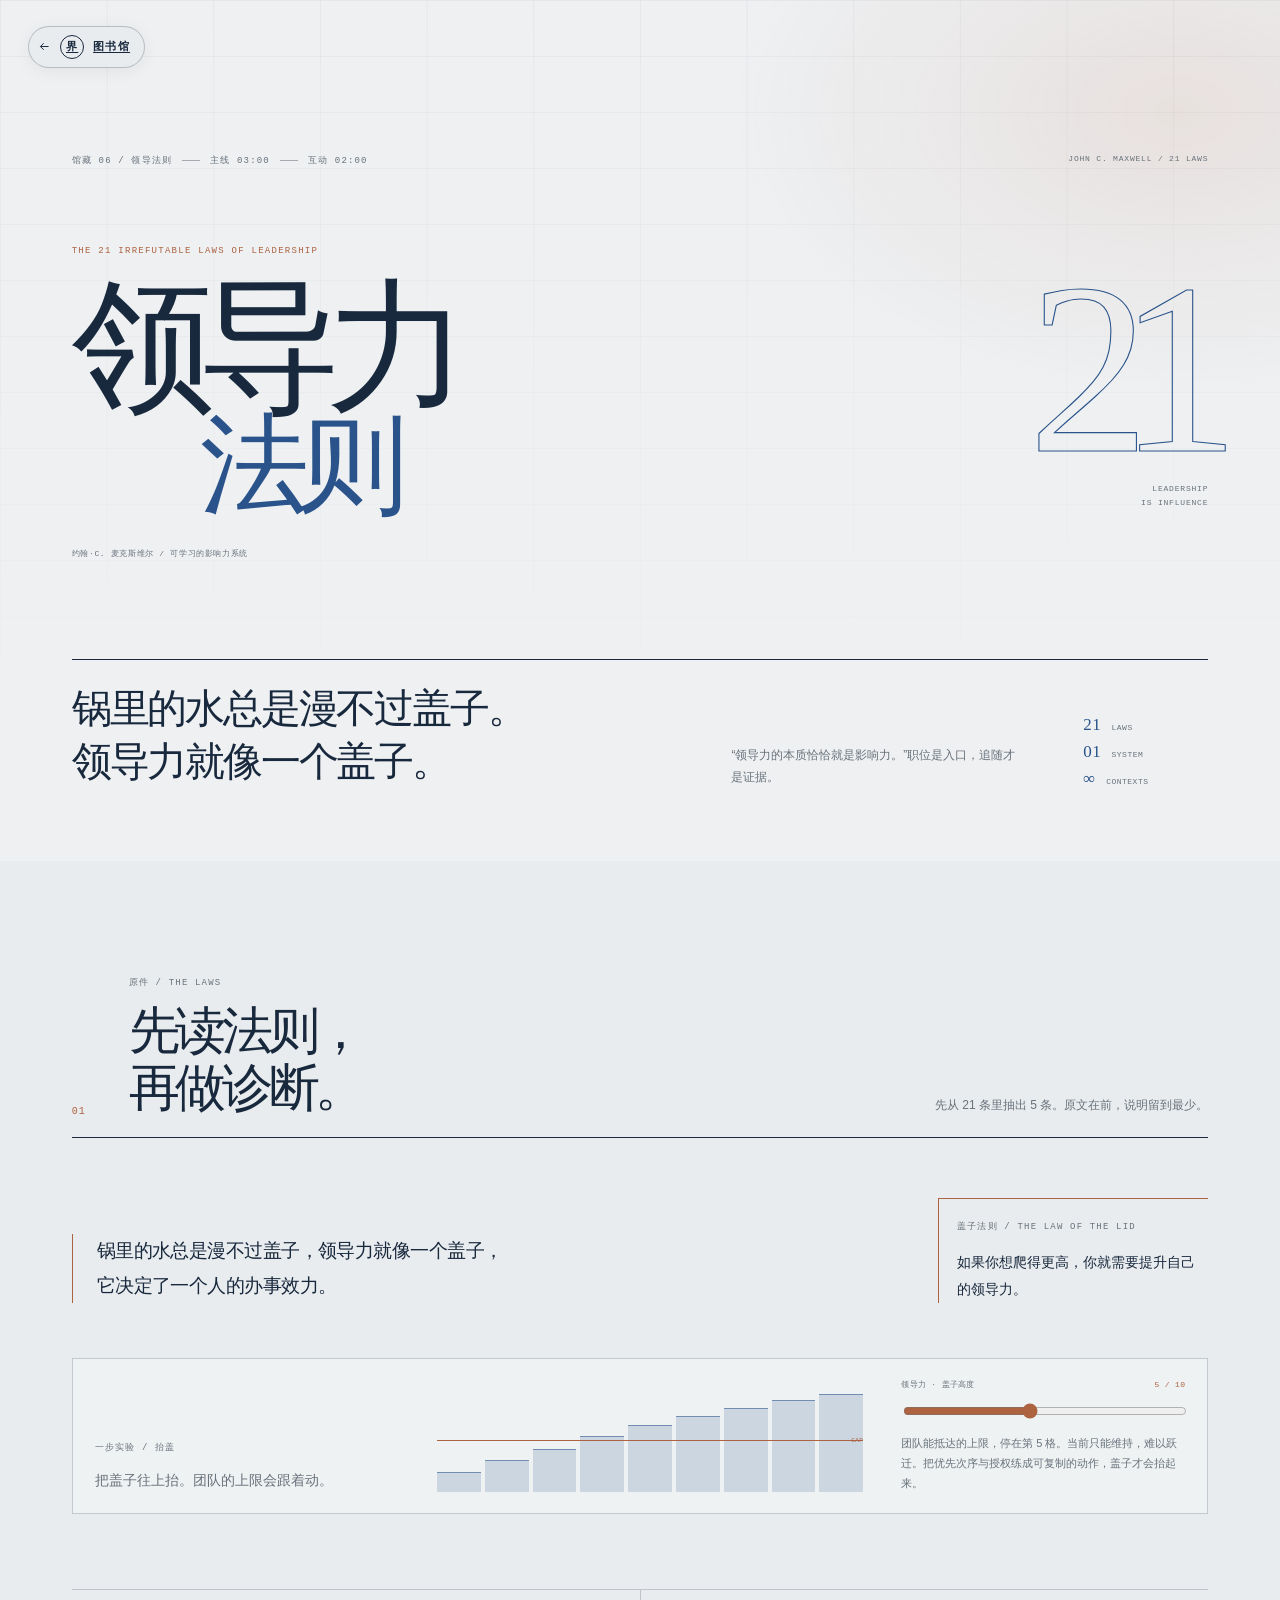
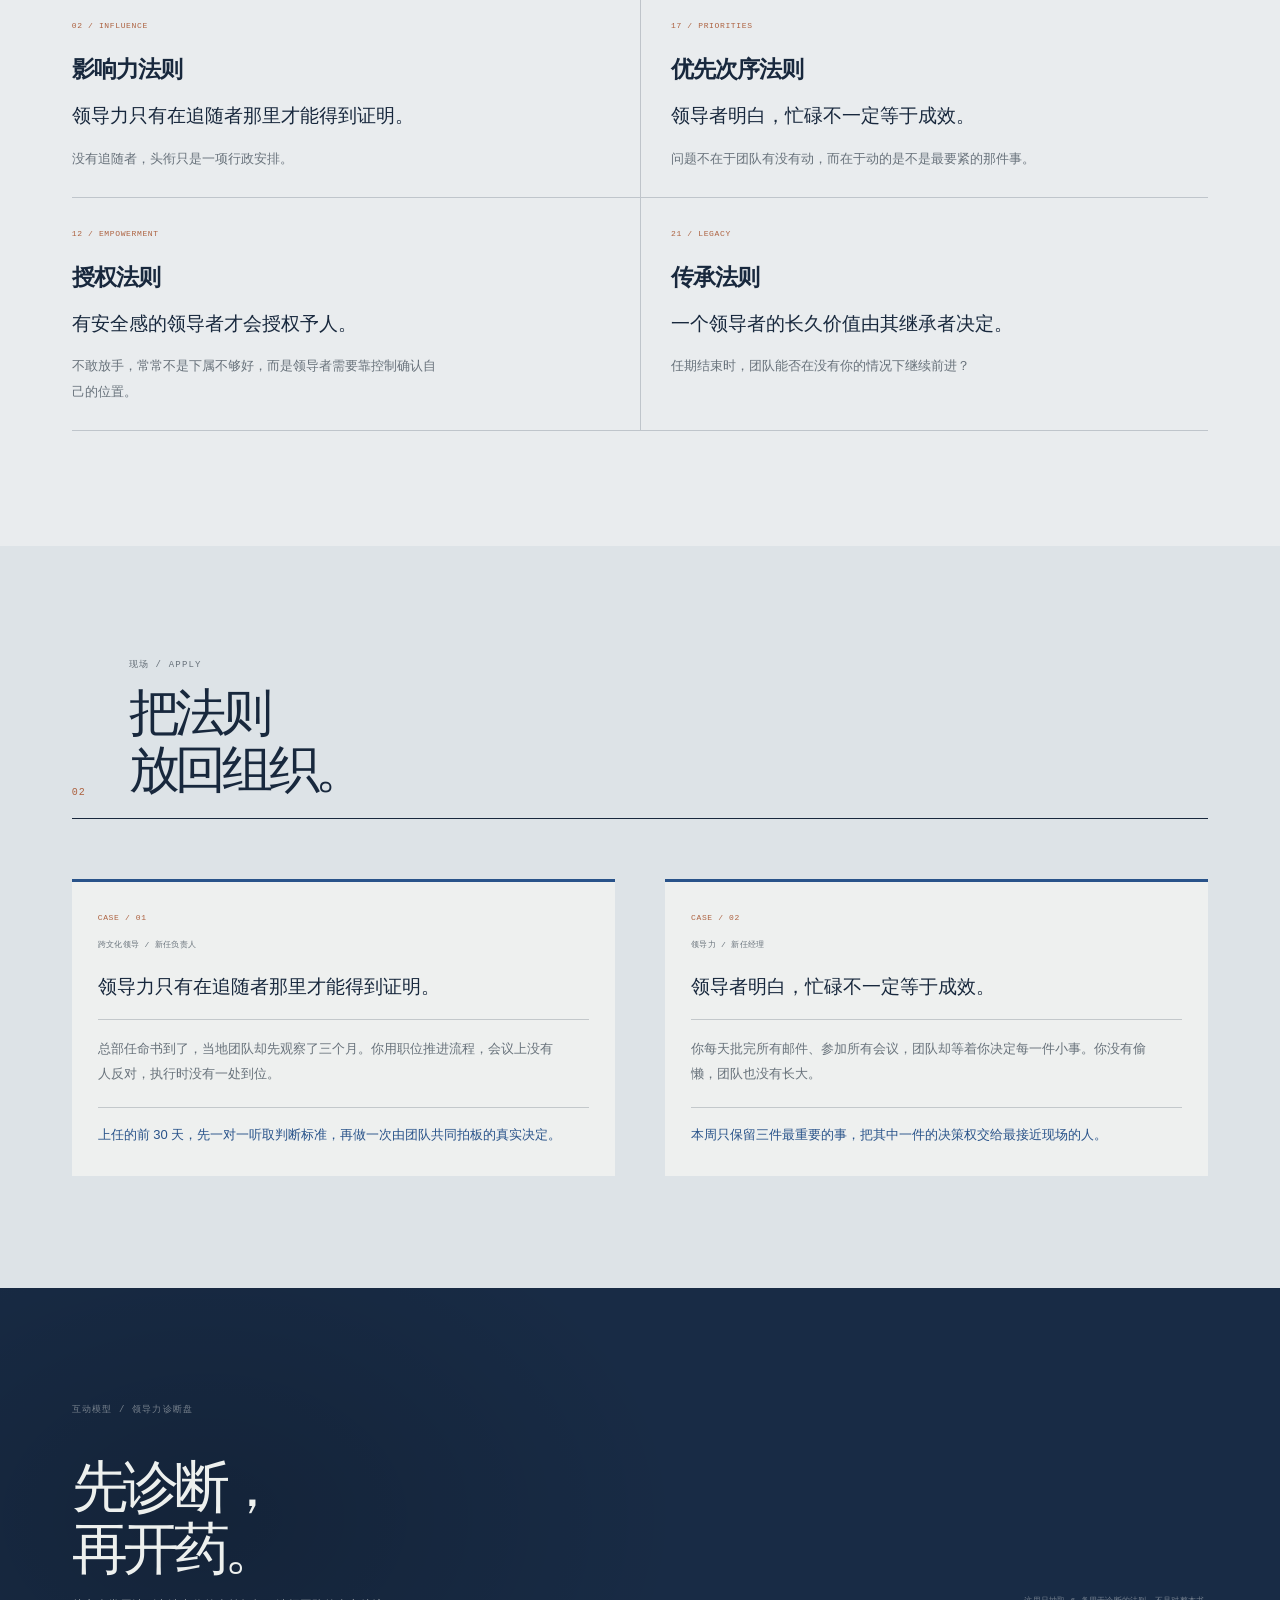
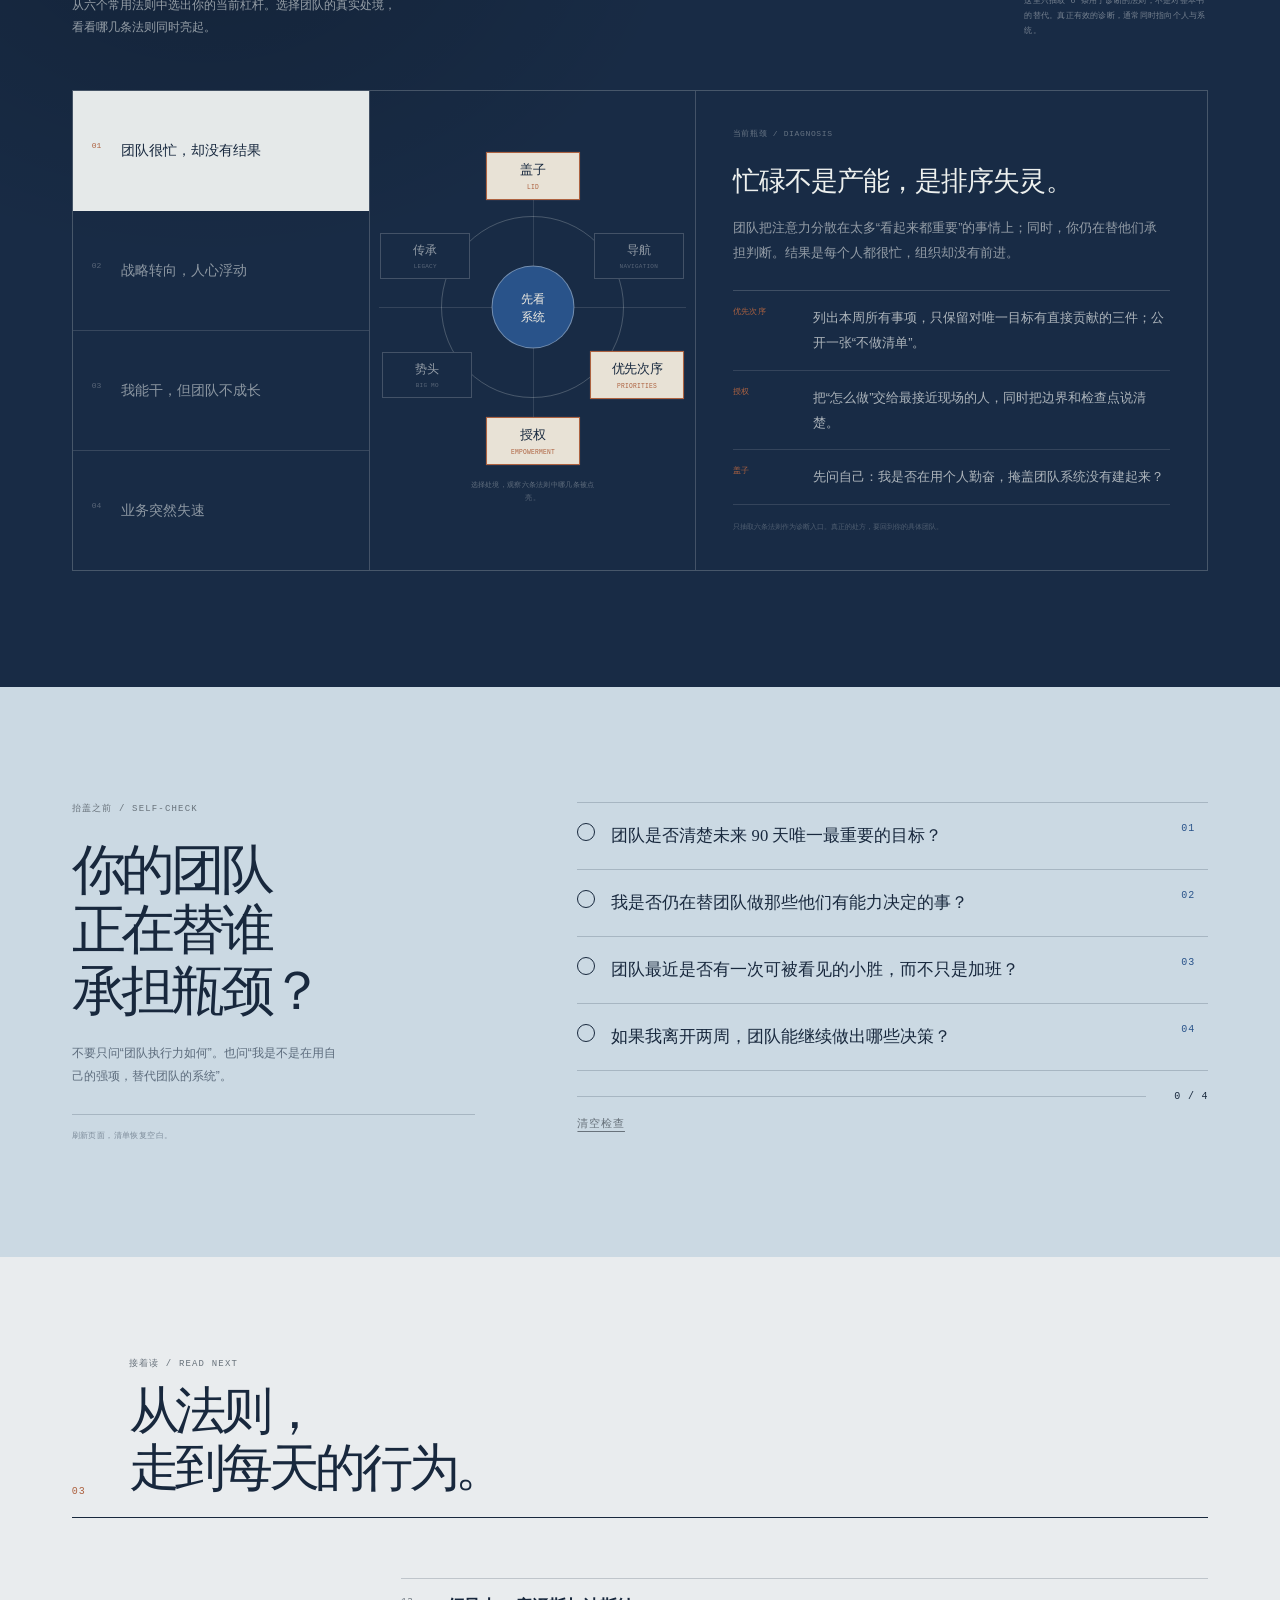
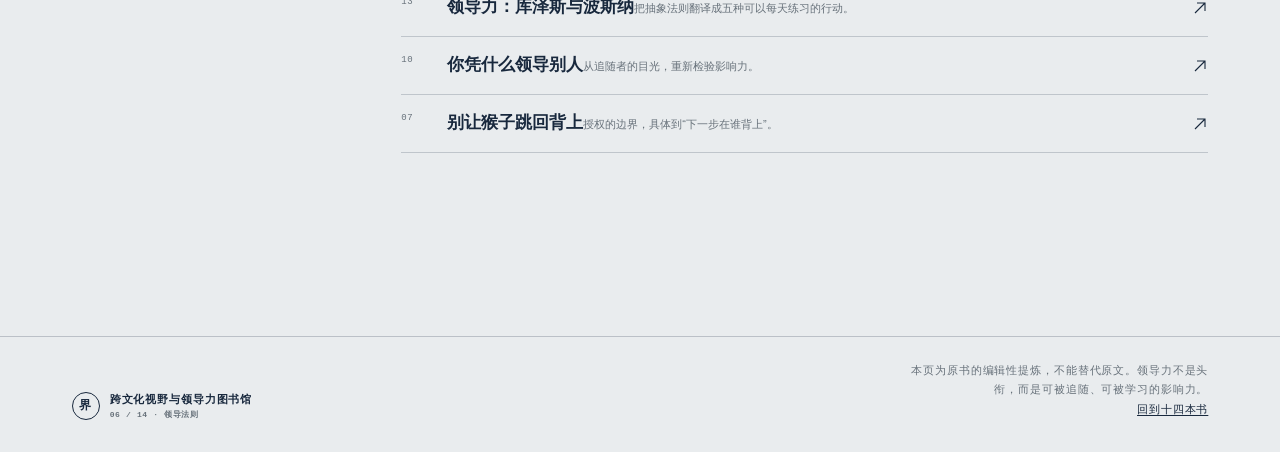
<file: books/leadership-21.html>
<!doctype html>
<html lang="zh-CN">
<head>
  <meta charset="utf-8">
  <meta name="viewport" content="width=device-width, initial-scale=1">
  <meta name="theme-color" content="#e9ecee">
  <link rel="icon" href="../assets/favicon.svg" type="image/svg+xml">
  <meta name="description" content="三分钟读透《领导力21法则》：领导力是影响力，不是职位。用一个诊断盘，判断团队瓶颈该用哪几条法则。">
  <title>领导力21法则 — 领导力的上限，就是组织的上限 | 跨文化视野与领导力图书馆</title>
  <link rel="stylesheet" href="../assets/css/base.css">
  <link rel="stylesheet" href="../assets/css/book-base.css">
  <link rel="stylesheet" href="../assets/css/book-l21.css">
  <script>document.documentElement.classList.add("js");</script>
</head>
<body class="book-page l21-page">
  <a class="skip-link" href="#main">跳到正文</a>
  <a class="hub-return" href="../index.html" aria-label="返回图书馆首页">
    <svg class="hub-return__arrow" viewBox="0 0 16 16" fill="none" stroke="currentColor" stroke-width="1.2" aria-hidden="true"><path d="M13 8H3M7 4 3 8l4 4"/></svg>
    <span class="hub-return__mark" aria-hidden="true">界</span>
    <span>图书馆</span>
  </a>

  <main id="main">
    <header class="l21-hero">
      <div class="l21-blueprint" aria-hidden="true"></div>
      <div class="book-wrap">
        <div class="l21-hero__meta">
          <p class="page-kicker"><span>馆藏 06 / 领导法则</span><span>主线 03:00</span><span>互动 02:00</span></p>
          <p>JOHN C. MAXWELL / 21 LAWS</p>
        </div>

        <div class="l21-hero__main">
          <div class="l21-hero__title" data-reveal>
            <p class="l21-overline">THE 21 IRREFUTABLE LAWS OF LEADERSHIP</p>
            <h1><span>领导力</span><em>法则</em></h1>
            <p class="l21-author">约翰·C. 麦克斯维尔 / 可学习的影响力系统</p>
          </div>
          <div class="l21-hero__number" data-reveal style="--reveal-delay:120ms" aria-hidden="true">
            <span>21</span>
            <p>LEADERSHIP<br>IS INFLUENCE</p>
          </div>
        </div>

        <div class="l21-hero__bottom" data-reveal style="--reveal-delay:220ms">
          <p>锅里的水总是漫不过盖子。<br>领导力就像一个盖子。</p>
          <p class="l21-intro">“领导力的本质恰恰就是影响力。”职位是入口，追随才是证据。</p>
          <div class="l21-hero__facts">
            <span><b>21</b> LAWS</span>
            <span><b>01</b> SYSTEM</span>
            <span><b>∞</b> CONTEXTS</span>
          </div>
        </div>
      </div>
    </header>

    <section class="l21-essence" aria-labelledby="essence-title">
      <div class="book-wrap">
        <div class="l21-section-head" data-reveal>
          <span class="l21-index">01</span>
          <div>
            <p class="page-kicker"><span>原件 / THE LAWS</span></p>
            <h2 id="essence-title">先读法则，<br>再做诊断。</h2>
          </div>
          <p>先从 21 条里抽出 5 条。原文在前，说明留到最少。</p>
        </div>

        <div class="l21-essence__lead">
          <blockquote class="l21-lead l21-quote" data-reveal>
            锅里的水总是漫不过盖子，领导力就像一个盖子，它决定了一个人的办事效力。
          </blockquote>
          <aside class="l21-essence__note" data-reveal>
            <p class="page-kicker"><span>盖子法则 / THE LAW OF THE LID</span></p>
            <blockquote>如果你想爬得更高，你就需要提升自己的领导力。</blockquote>
          </aside>
        </div>

        <div class="l21-lid-lab" data-model="leadership-lid" data-reveal>
          <div class="l21-lid-lab__copy">
            <p class="page-kicker"><span>一步实验 / 抬盖</span></p>
            <p>把盖子往上抬。团队的上限会跟着动。</p>
          </div>
          <div class="l21-lid-lab__bars" aria-hidden="true">
            <span style="--h:20%"></span><span style="--h:32%"></span><span style="--h:42%"></span>
            <span style="--h:55%"></span><span style="--h:66%"></span><span style="--h:74%"></span>
            <span style="--h:82%"></span><span style="--h:90%"></span><span style="--h:96%"></span>
            <i data-lid-cap></i>
          </div>
          <div class="l21-lid-lab__control">
            <label for="lid-range">领导力 · 盖子高度 <b data-lid-value>5 / 10</b></label>
            <input id="lid-range" type="range" min="1" max="10" value="5" step="1" data-lid-range>
            <p data-lid-output>团队能抵达的上限，停在第 5 格。再往下加任务，很难越过这条线。</p>
            <p class="live-note" aria-live="polite" data-lid-live></p>
          </div>
        </div>

        <div class="l21-essence__concepts">
          <article data-reveal>
            <span class="l21-concept-no">02 / INFLUENCE</span>
            <h3>影响力法则</h3>
            <blockquote class="l21-quote">领导力只有在追随者那里才能得到证明。</blockquote>
            <p class="l21-source-note">没有追随者，头衔只是一项行政安排。</p>
          </article>
          <article data-reveal>
            <span class="l21-concept-no">17 / PRIORITIES</span>
            <h3>优先次序法则</h3>
            <blockquote class="l21-quote">领导者明白，忙碌不一定等于成效。</blockquote>
            <p class="l21-source-note">问题不在于团队有没有动，而在于动的是不是最要紧的那件事。</p>
          </article>
          <article data-reveal>
            <span class="l21-concept-no">12 / EMPOWERMENT</span>
            <h3>授权法则</h3>
            <blockquote class="l21-quote">有安全感的领导者才会授权予人。</blockquote>
            <p class="l21-source-note">不敢放手，常常不是下属不够好，而是领导者需要靠控制确认自己的位置。</p>
          </article>
          <article data-reveal>
            <span class="l21-concept-no">21 / LEGACY</span>
            <h3>传承法则</h3>
            <blockquote class="l21-quote">一个领导者的长久价值由其继承者决定。</blockquote>
            <p class="l21-source-note">任期结束时，团队能否在没有你的情况下继续前进？</p>
          </article>
        </div>
      </div>
    </section>

    <section class="l21-apps" aria-labelledby="apps-title">
      <div class="book-wrap">
        <div class="l21-section-head" data-reveal>
          <span class="l21-index">02</span>
          <div>
            <p class="page-kicker"><span>现场 / APPLY</span></p>
            <h2 id="apps-title">把法则<br>放回组织。</h2>
          </div>
        </div>

        <div class="l21-app-grid">
          <article data-reveal>
            <span class="l21-app-no">CASE / 01</span>
            <p class="l21-app-label">跨文化领导 / 新任负责人</p>
            <blockquote class="l21-quote">领导力只有在追随者那里才能得到证明。</blockquote>
            <p>总部任命书到了，当地团队却先观察了三个月。你用职位推进流程，会议上没有人反对，执行时没有一处到位。</p>
            <p class="l21-app-action">上任的前 30 天，先一对一听取判断标准，再做一次由团队共同拍板的真实决定。</p>
          </article>
          <article data-reveal>
            <span class="l21-app-no">CASE / 02</span>
            <p class="l21-app-label">领导力 / 新任经理</p>
            <blockquote class="l21-quote">领导者明白，忙碌不一定等于成效。</blockquote>
            <p>你每天批完所有邮件、参加所有会议，团队却等着你决定每一件小事。你没有偷懒，团队也没有长大。</p>
            <p class="l21-app-action">本周只保留三件最重要的事，把其中一件的决策权交给最接近现场的人。</p>
          </article>
        </div>
      </div>
    </section>

    <section class="l21-model-section" aria-labelledby="model-title">
      <div class="book-wrap">
        <div class="l21-model-head" data-reveal>
          <p class="page-kicker"><span>互动模型 / 领导力诊断盘</span></p>
          <div>
            <h2 id="model-title">先诊断，<br>再开药。</h2>
            <p>从六个常用法则中选出你的当前杠杆。选择团队的真实处境，看看哪几条法则同时亮起。</p>
          </div>
          <p class="l21-model-head__note">这里只抽取 6 条用于诊断的法则，不是对整本书的替代。真正有效的诊断，通常同时指向个人与系统。</p>
        </div>

        <div class="l21-diagnostic" data-model="leadership-diagnostic" data-reveal>
          <div class="l21-scenarios" role="group" aria-label="选择团队处境">
            <button type="button" class="l21-scenario" data-situation="busy" aria-pressed="true"><span>01</span>团队很忙，却没有结果</button>
            <button type="button" class="l21-scenario" data-situation="pivot" aria-pressed="false"><span>02</span>战略转向，人心浮动</button>
            <button type="button" class="l21-scenario" data-situation="notgrow" aria-pressed="false"><span>03</span>我能干，但团队不成长</button>
            <button type="button" class="l21-scenario" data-situation="stall" aria-pressed="false"><span>04</span>业务突然失速</button>
          </div>

          <div class="l21-wheel-wrap">
            <div class="l21-wheel" aria-hidden="true">
              <span class="l21-wheel__ring"></span>
              <span class="l21-wheel__center">先看<br>系统</span>
              <span class="l21-law l21-law--lid" data-law-node="lid"><b>盖子</b><small>LID</small></span>
              <span class="l21-law l21-law--navigation" data-law-node="navigation"><b>导航</b><small>NAVIGATION</small></span>
              <span class="l21-law l21-law--priorities" data-law-node="priorities"><b>优先次序</b><small>PRIORITIES</small></span>
              <span class="l21-law l21-law--empowerment" data-law-node="empowerment"><b>授权</b><small>EMPOWERMENT</small></span>
              <span class="l21-law l21-law--momentum" data-law-node="momentum"><b>势头</b><small>BIG MO</small></span>
              <span class="l21-law l21-law--legacy" data-law-node="legacy"><b>传承</b><small>LEGACY</small></span>
            </div>
            <p class="l21-wheel-caption">选择处境，观察六条法则中哪几条被点亮。</p>
          </div>

          <div class="l21-diagnosis">
            <p class="l21-diag-label">当前瓶颈 / DIAGNOSIS</p>
            <h3 data-diag-summary>忙碌不是产能，是排序失灵。</h3>
            <p class="l21-diag-copy" data-diag-copy>团队把注意力分散在太多“看起来都重要”的事情上；同时，你仍在替他们承担判断。结果是每个人都很忙，组织却没有前进。</p>
            <div class="l21-actions" data-diag-actions>
              <article><span>优先次序</span><p>列出本周所有事项，只保留对唯一目标有直接贡献的三件；公开一张“不做清单”。</p></article>
              <article><span>授权</span><p>把“怎么做”交给最接近现场的人，同时把边界和检查点说清楚。</p></article>
              <article><span>盖子</span><p>先问自己：我是否在用个人勤奋，掩盖团队系统没有建起来？</p></article>
            </div>
            <p class="l21-diag-foot">只抽取六条法则作为诊断入口。真正的处方，要回到你的具体团队。</p>
            <p class="live-note" aria-live="polite" data-diag-live></p>
          </div>
        </div>
      </div>
    </section>

    <section class="l21-check" aria-labelledby="check-title">
      <div class="book-wrap l21-check__grid">
        <div class="l21-check__intro" data-reveal>
          <p class="page-kicker"><span>抬盖之前 / SELF-CHECK</span></p>
          <h2 id="check-title">你的团队<br>正在替谁<br>承担瓶颈？</h2>
          <p>不要只问“团队执行力如何”。也问“我是不是在用自己的强项，替代团队的系统”。</p>
          <p class="l21-check__hint">刷新页面，清单恢复空白。</p>
        </div>
        <form class="l21-checklist" data-fresh data-reveal>
          <div class="action-list">
            <label class="action-item">
              <input type="checkbox" autocomplete="off">
              <span class="action-tick" aria-hidden="true"></span>
              <span class="action-item__text">团队是否清楚未来 90 天唯一最重要的目标？</span>
              <span class="action-item__index">01</span>
            </label>
            <label class="action-item">
              <input type="checkbox" autocomplete="off">
              <span class="action-tick" aria-hidden="true"></span>
              <span class="action-item__text">我是否仍在替团队做那些他们有能力决定的事？</span>
              <span class="action-item__index">02</span>
            </label>
            <label class="action-item">
              <input type="checkbox" autocomplete="off">
              <span class="action-tick" aria-hidden="true"></span>
              <span class="action-item__text">团队最近是否有一次可被看见的小胜，而不只是加班？</span>
              <span class="action-item__index">03</span>
            </label>
            <label class="action-item">
              <input type="checkbox" autocomplete="off">
              <span class="action-tick" aria-hidden="true"></span>
              <span class="action-item__text">如果我离开两周，团队能继续做出哪些决策？</span>
              <span class="action-item__index">04</span>
            </label>
          </div>
          <div class="action-progress">
            <span class="action-track" aria-hidden="true"><span class="action-fill"></span></span>
            <span class="action-count" aria-live="polite">0 / 4</span>
          </div>
          <button type="button" class="action-reset" data-check-reset>清空检查</button>
        </form>
      </div>
    </section>

    <section class="l21-next" aria-labelledby="next-title">
      <div class="book-wrap">
        <div class="l21-section-head" data-reveal>
          <span class="l21-index">03</span>
          <div>
            <p class="page-kicker"><span>接着读 / READ NEXT</span></p>
            <h2 id="next-title">从法则，<br>走到每天的行为。</h2>
          </div>
        </div>
        <div class="next-reads" data-reveal>
          <a class="next-reads__item" href="leadership-challenge.html">
            <span class="next-reads__no">13</span>
            <span><span class="next-reads__title">领导力：库泽斯与波斯纳</span><span class="next-reads__why">把抽象法则翻译成五种可以每天练习的行动。</span></span>
            <svg class="next-reads__arrow" viewBox="0 0 16 16" fill="none" stroke="currentColor" stroke-width="1.1" aria-hidden="true"><path d="M3 13 13 3M5 3h8v8"/></svg>
          </a>
          <a class="next-reads__item" href="why-led.html">
            <span class="next-reads__no">10</span>
            <span><span class="next-reads__title">你凭什么领导别人</span><span class="next-reads__why">从追随者的目光，重新检验影响力。</span></span>
            <svg class="next-reads__arrow" viewBox="0 0 16 16" fill="none" stroke="currentColor" stroke-width="1.1" aria-hidden="true"><path d="M3 13 13 3M5 3h8v8"/></svg>
          </a>
          <a class="next-reads__item" href="monkey.html">
            <span class="next-reads__no">07</span>
            <span><span class="next-reads__title">别让猴子跳回背上</span><span class="next-reads__why">授权的边界，具体到“下一步在谁背上”。</span></span>
            <svg class="next-reads__arrow" viewBox="0 0 16 16" fill="none" stroke="currentColor" stroke-width="1.1" aria-hidden="true"><path d="M3 13 13 3M5 3h8v8"/></svg>
          </a>
        </div>
      </div>
    </section>
  </main>

  <footer class="book-footer">
    <div class="book-footer__identity"><span class="book-footer__seal">界</span><span>跨文化视野与领导力图书馆<br><small>06 / 14 · 领导法则</small></span></div>
    <p class="book-footer__note">本页为原书的编辑性提炼，不能替代原文。领导力不是头衔，而是可被追随、可被学习的影响力。<br><a href="../index.html">回到十四本书</a></p>
  </footer>

  <script src="../assets/js/books.js"></script>
</body>
</html>
</file>
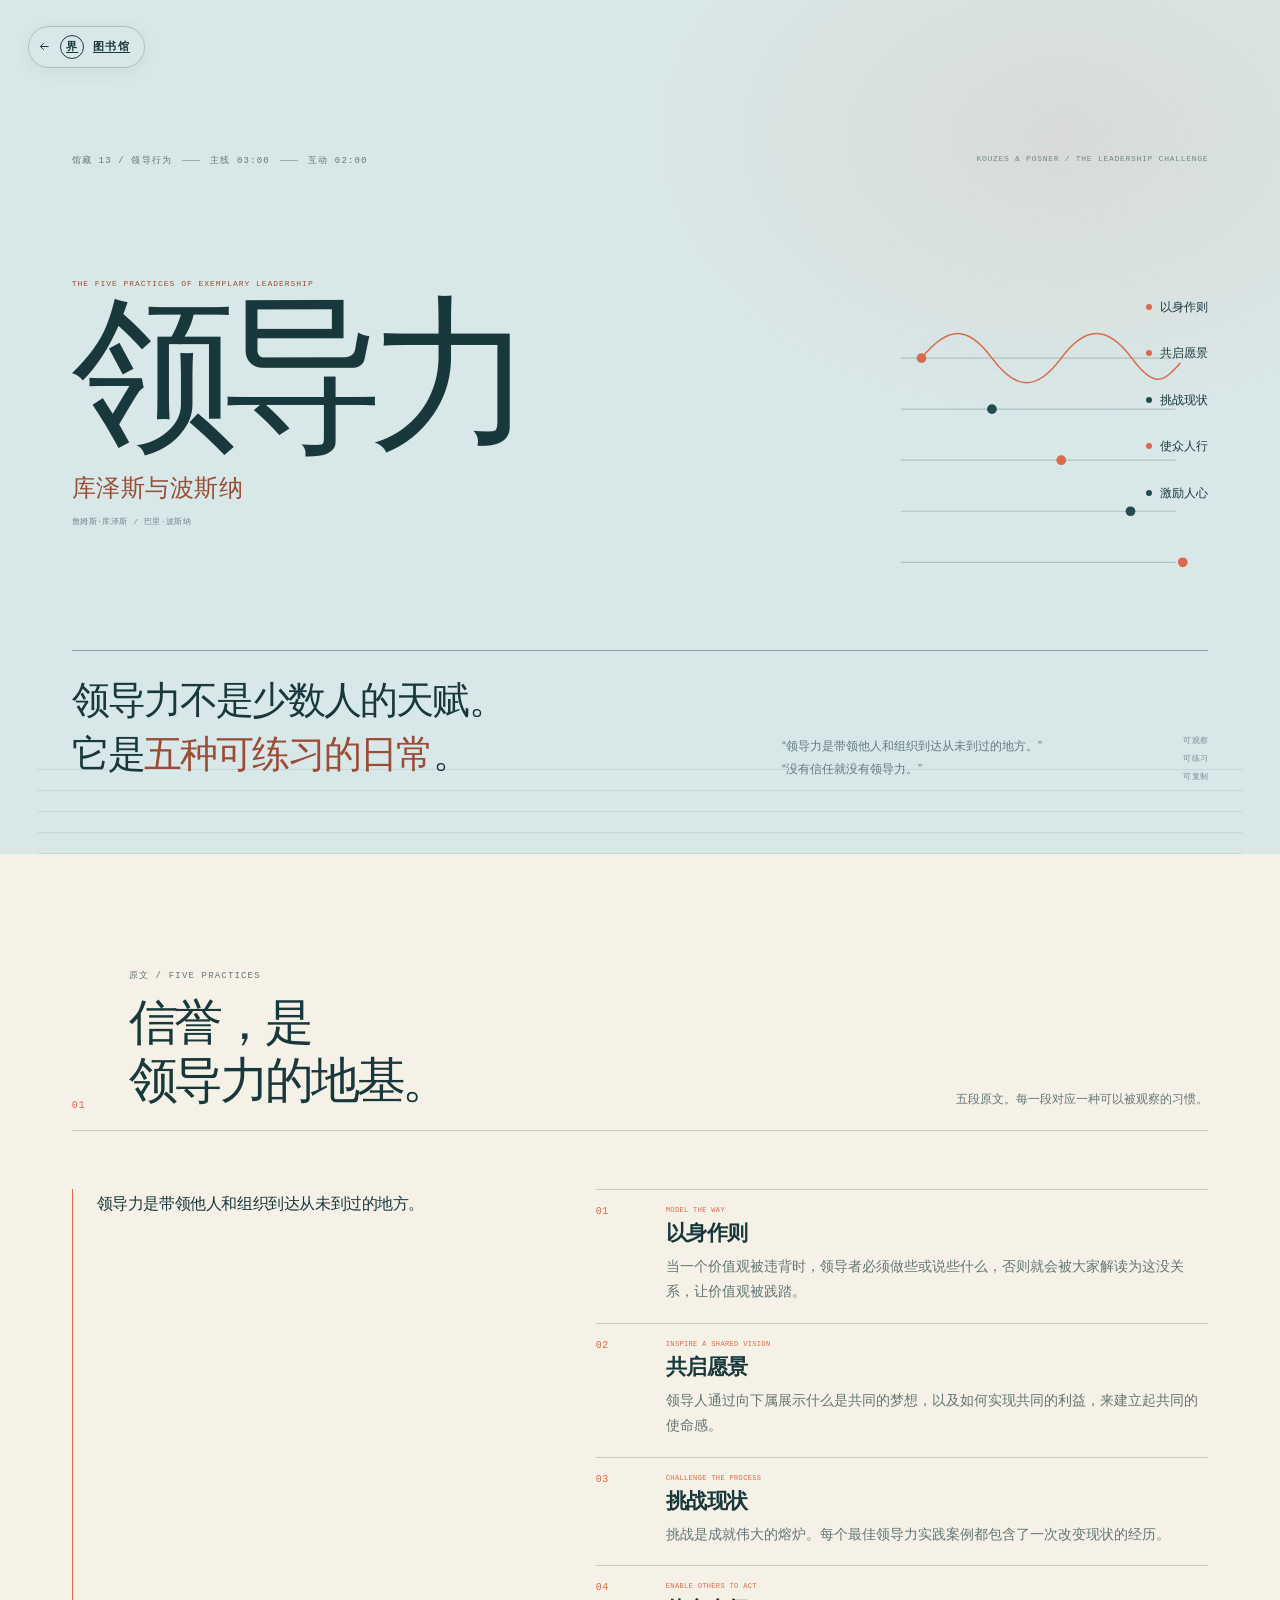
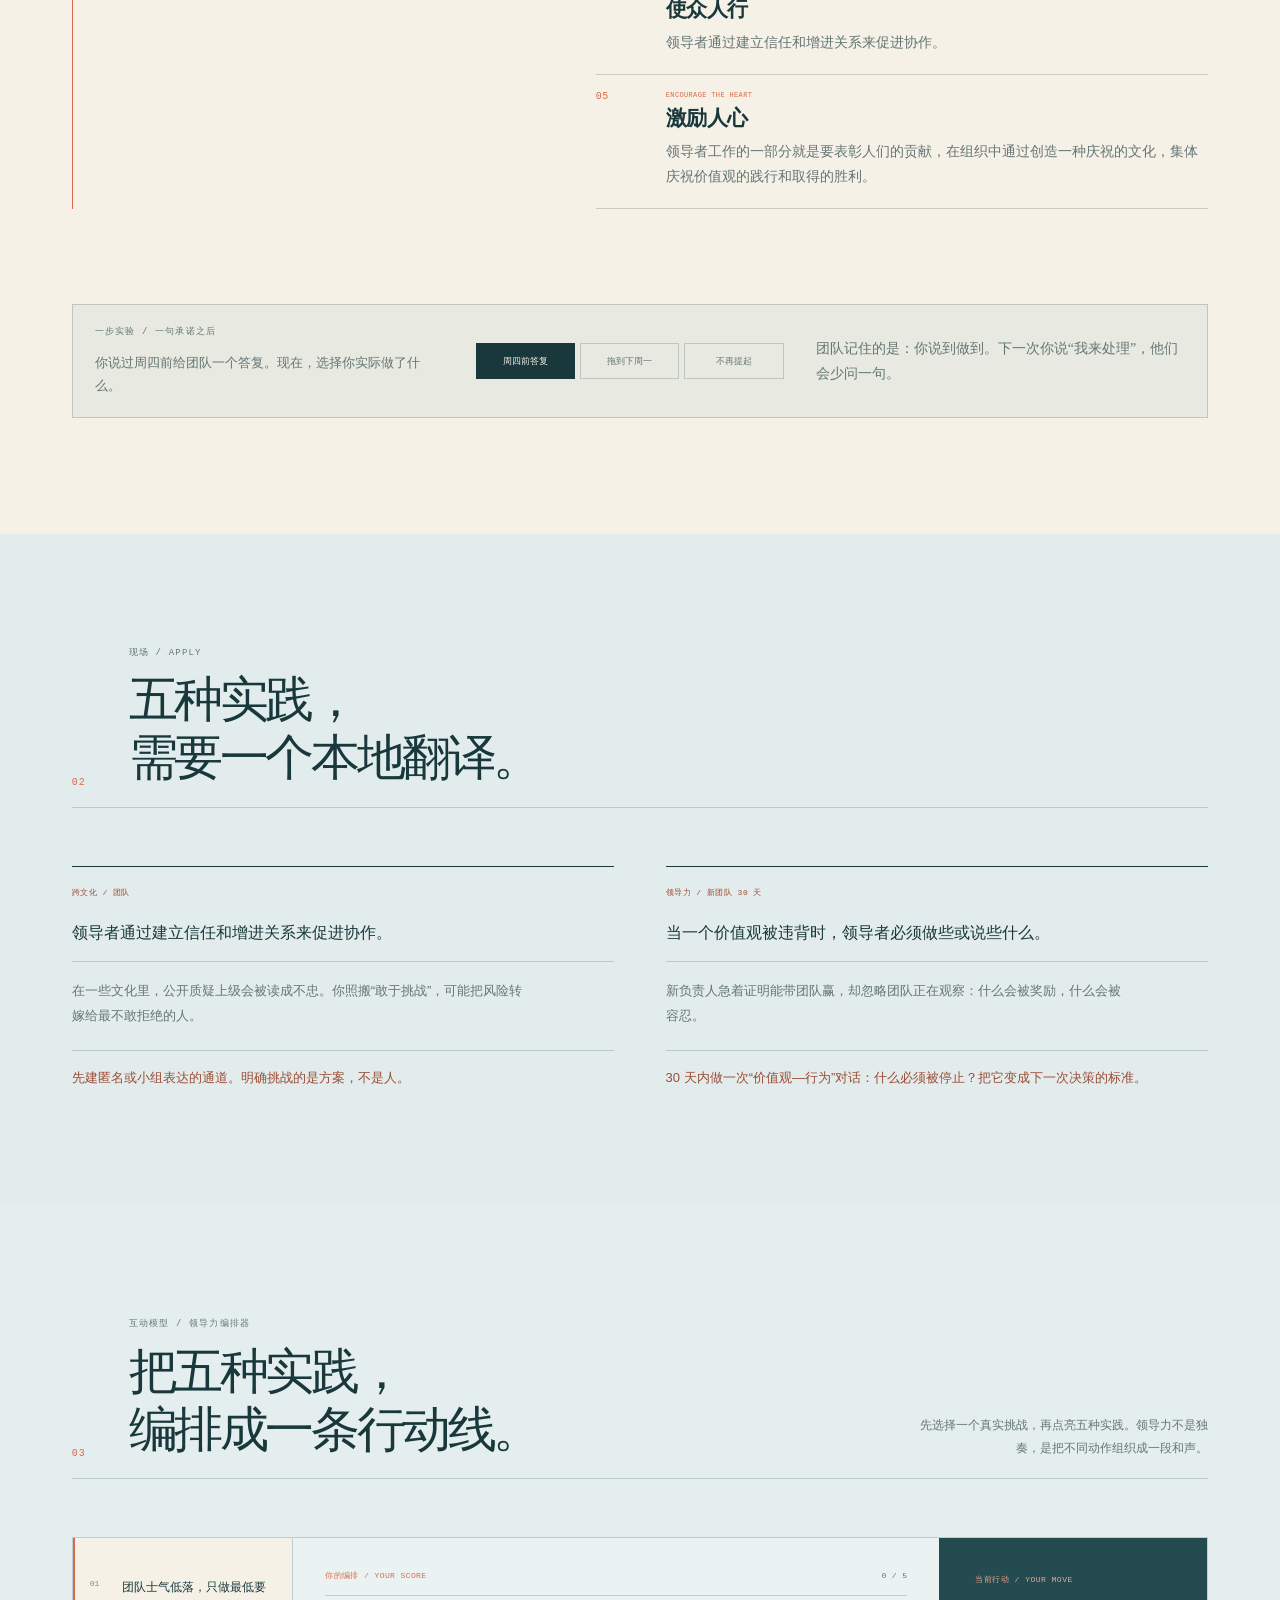
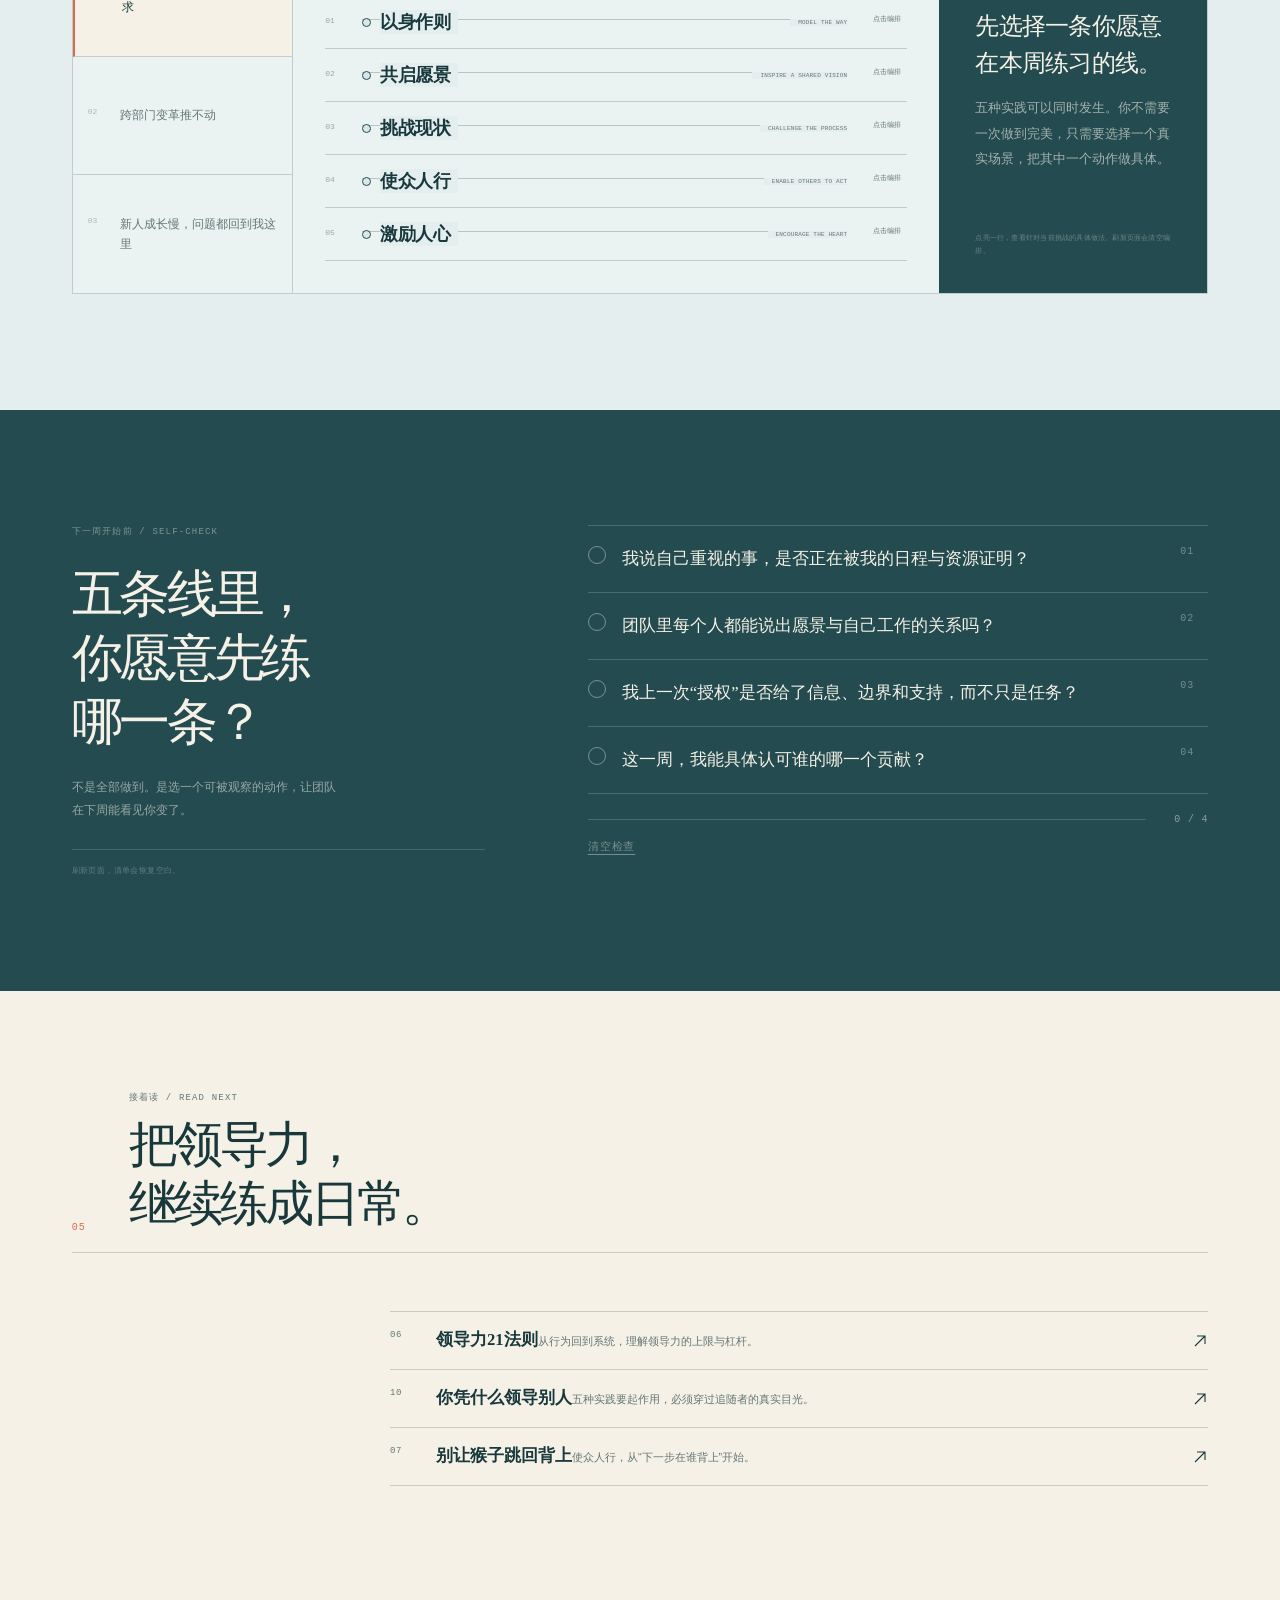
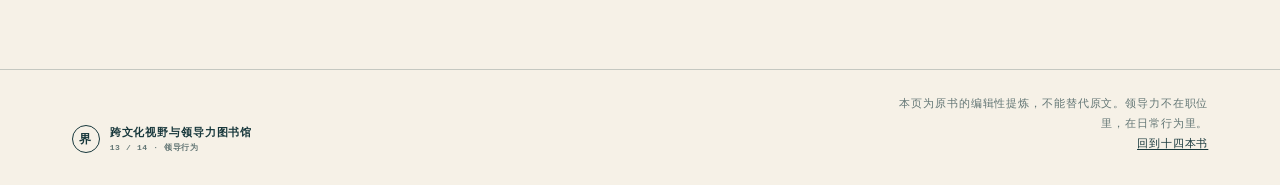
<file: books/leadership-challenge.html>
<!doctype html>
<html lang="zh-CN">
<head>
  <meta charset="utf-8">
  <meta name="viewport" content="width=device-width, initial-scale=1">
  <meta name="theme-color" content="#d9e8e9">
  <link rel="icon" href="../assets/favicon.svg" type="image/svg+xml">
  <meta name="description" content="三分钟读透《领导力：库泽斯与波斯纳》：领导力不是少数人的天赋，而是五种可练习的日常行为。用五线谱编排器制定真实行动。">
  <title>领导力：库泽斯与波斯纳 — 五种可练习的日常行为 | 跨文化视野与领导力图书馆</title>
  <link rel="stylesheet" href="../assets/css/base.css">
  <link rel="stylesheet" href="../assets/css/book-base.css">
  <link rel="stylesheet" href="../assets/css/book-leadership.css">
  <script>document.documentElement.classList.add("js");</script>
</head>
<body class="book-page lc-page">
  <a class="skip-link" href="#main">跳到正文</a>
  <a class="hub-return" href="../index.html" aria-label="返回图书馆首页">
    <svg class="hub-return__arrow" viewBox="0 0 16 16" fill="none" stroke="currentColor" stroke-width="1.2" aria-hidden="true"><path d="M13 8H3M7 4 3 8l4 4"/></svg>
    <span class="hub-return__mark" aria-hidden="true">界</span>
    <span>图书馆</span>
  </a>

  <main id="main">
    <header class="lc-hero">
      <div class="lc-staff-lines" aria-hidden="true"><span></span><span></span><span></span><span></span><span></span></div>
      <div class="book-wrap">
        <div class="lc-hero__meta">
          <p class="page-kicker"><span>馆藏 13 / 领导行为</span><span>主线 03:00</span><span>互动 02:00</span></p>
          <p>KOUZES &amp; POSNER / THE LEADERSHIP CHALLENGE</p>
        </div>

        <div class="lc-hero__main">
          <div class="lc-hero__title" data-reveal>
            <p class="lc-overline">THE FIVE PRACTICES OF EXEMPLARY LEADERSHIP</p>
            <h1>领导力</h1>
            <p class="lc-subtitle">库泽斯与波斯纳</p>
            <p class="lc-author">詹姆斯·库泽斯 / 巴里·波斯纳</p>
          </div>

          <div class="lc-notes" data-reveal style="--reveal-delay:130ms" aria-hidden="true">
            <span class="lc-note lc-note--1"><i></i>以身作则</span>
            <span class="lc-note lc-note--2"><i></i>共启愿景</span>
            <span class="lc-note lc-note--3"><i></i>挑战现状</span>
            <span class="lc-note lc-note--4"><i></i>使众人行</span>
            <span class="lc-note lc-note--5"><i></i>激励人心</span>
            <svg viewBox="0 0 280 260" fill="none">
              <path d="M27 47h226M27 89h226M27 131h226M27 173h226M27 215h226" stroke="currentColor" opacity=".24"></path>
              <path d="M44 47c22-27 38-27 58 0s37 27 57 0 38-27 58 0 27 18 40 4" stroke="var(--accent)" stroke-width="1.3"></path>
              <circle cx="44" cy="47" r="4" fill="var(--accent)"></circle>
              <circle cx="102" cy="89" r="4" fill="currentColor"></circle>
              <circle cx="159" cy="131" r="4" fill="var(--accent)"></circle>
              <circle cx="216" cy="173" r="4" fill="currentColor"></circle>
              <circle cx="259" cy="215" r="4" fill="var(--accent)"></circle>
            </svg>
          </div>
        </div>

        <div class="lc-hero__bottom" data-reveal style="--reveal-delay:220ms">
          <p>领导力不是少数人的天赋。<br>它是<em>五种可练习的日常</em>。</p>
          <p class="lc-intro">“领导力是带领他人和组织到达从未到过的地方。”<br>“没有信任就没有领导力。”</p>
          <div class="lc-hero__meta-small"><span>可观察</span><span>可练习</span><span>可复制</span></div>
        </div>
      </div>
    </header>

    <section class="lc-essence" aria-labelledby="essence-title">
      <div class="book-wrap">
        <div class="lc-section-head" data-reveal>
          <span class="lc-index">01</span>
          <div>
            <p class="page-kicker"><span>原文 / FIVE PRACTICES</span></p>
            <h2 id="essence-title">信誉，是<br>领导力的地基。</h2>
          </div>
          <p>五段原文。每一段对应一种可以被观察的习惯。</p>
        </div>

        <div class="lc-essence__layout">
          <blockquote class="lc-lead lc-quote" data-reveal>
            领导力是带领他人和组织到达从未到过的地方。
          </blockquote>

          <div class="lc-practices">
            <article data-reveal><span class="lc-practice__no">01</span><div><p>MODEL THE WAY</p><h3>以身作则</h3><blockquote class="lc-quote">当一个价值观被违背时，领导者必须做些或说些什么，否则就会被大家解读为这没关系，让价值观被践踏。</blockquote></div></article>
            <article data-reveal><span class="lc-practice__no">02</span><div><p>INSPIRE A SHARED VISION</p><h3>共启愿景</h3><blockquote class="lc-quote">领导人通过向下属展示什么是共同的梦想，以及如何实现共同的利益，来建立起共同的使命感。</blockquote></div></article>
            <article data-reveal><span class="lc-practice__no">03</span><div><p>CHALLENGE THE PROCESS</p><h3>挑战现状</h3><blockquote class="lc-quote">挑战是成就伟大的熔炉。每个最佳领导力实践案例都包含了一次改变现状的经历。</blockquote></div></article>
            <article data-reveal><span class="lc-practice__no">04</span><div><p>ENABLE OTHERS TO ACT</p><h3>使众人行</h3><blockquote class="lc-quote">领导者通过建立信任和增进关系来促进协作。</blockquote></div></article>
            <article data-reveal><span class="lc-practice__no">05</span><div><p>ENCOURAGE THE HEART</p><h3>激励人心</h3><blockquote class="lc-quote">领导者工作的一部分就是要表彰人们的贡献，在组织中通过创造一种庆祝的文化，集体庆祝价值观的践行和取得的胜利。</blockquote></div></article>
          </div>

          <div class="lc-trust-lab" data-model="lc-credibility" data-reveal>
            <div class="lc-trust-lab__head">
              <p class="page-kicker"><span>一步实验 / 一句承诺之后</span></p>
              <p>你说过周四前给团队一个答复。现在，选择你实际做了什么。</p>
            </div>
            <div class="lc-trust-lab__choices" role="group" aria-label="选择承诺兑现情况">
              <button type="button" data-cred="keep" aria-pressed="true">周四前答复</button>
              <button type="button" data-cred="late" aria-pressed="false">拖到下周一</button>
              <button type="button" data-cred="silent" aria-pressed="false">不再提起</button>
            </div>
            <p class="lc-trust-lab__out" aria-live="polite" data-cred-out>团队记住的是：你说到做到。下一次你说“我来处理”，他们会少问一句。</p>
            <p class="live-note" aria-live="polite" data-cred-live></p>
          </div>
        </div>
      </div>
    </section>

    <section class="lc-apps" aria-labelledby="apps-title">
      <div class="book-wrap">
        <div class="lc-section-head" data-reveal>
          <span class="lc-index">02</span>
          <div>
            <p class="page-kicker"><span>现场 / APPLY</span></p>
            <h2 id="apps-title">五种实践，<br>需要一个本地翻译。</h2>
          </div>
        </div>

        <div class="lc-app-grid">
          <article data-reveal>
            <p class="lc-app-label">跨文化 / 团队</p>
            <blockquote class="lc-quote">领导者通过建立信任和增进关系来促进协作。</blockquote>
            <p>在一些文化里，公开质疑上级会被读成不忠。你照搬“敢于挑战”，可能把风险转嫁给最不敢拒绝的人。</p>
            <p class="lc-app-action">先建匿名或小组表达的通道。明确挑战的是方案，不是人。</p>
          </article>
          <article data-reveal>
            <p class="lc-app-label">领导力 / 新团队 30 天</p>
            <blockquote class="lc-quote">当一个价值观被违背时，领导者必须做些或说些什么。</blockquote>
            <p>新负责人急着证明能带团队赢，却忽略团队正在观察：什么会被奖励，什么会被容忍。</p>
            <p class="lc-app-action">30 天内做一次“价值观—行为”对话：什么必须被停止？把它变成下一次决策的标准。</p>
          </article>
        </div>
      </div>
    </section>

    <section class="lc-composer-section" aria-labelledby="composer-title">
      <div class="book-wrap">
        <div class="lc-section-head" data-reveal>
          <span class="lc-index">03</span>
          <div>
            <p class="page-kicker"><span>互动模型 / 领导力编排器</span></p>
            <h2 id="composer-title">把五种实践，<br>编排成一条行动线。</h2>
          </div>
          <p>先选择一个真实挑战，再点亮五种实践。领导力不是独奏，是把不同动作组织成一段和声。</p>
        </div>

        <div class="lc-composer" data-model="five-practices" data-reveal>
          <div class="lc-challenges" role="group" aria-label="选择领导力挑战">
            <button type="button" class="lc-challenge" data-challenge="morale" aria-pressed="true"><span>01</span>团队士气低落，只做最低要求</button>
            <button type="button" class="lc-challenge" data-challenge="change" aria-pressed="false"><span>02</span>跨部门变革推不动</button>
            <button type="button" class="lc-challenge" data-challenge="growth" aria-pressed="false"><span>03</span>新人成长慢，问题都回到我这里</button>
          </div>

          <div class="lc-staff" data-lc-staff>
            <p class="lc-staff__label"><span>你的编排 / YOUR SCORE</span><b data-fp-count>0 / 5</b></p>
            <button type="button" class="lc-practice-row" data-practice="model" aria-pressed="false">
              <span class="lc-row__no">01</span>
              <span class="lc-row__line"><i></i><b>以身作则</b><small>MODEL THE WAY</small><em data-fp-action></em></span>
              <span class="lc-row__status">点击编排</span>
            </button>
            <button type="button" class="lc-practice-row" data-practice="vision" aria-pressed="false">
              <span class="lc-row__no">02</span>
              <span class="lc-row__line"><i></i><b>共启愿景</b><small>INSPIRE A SHARED VISION</small><em data-fp-action></em></span>
              <span class="lc-row__status">点击编排</span>
            </button>
            <button type="button" class="lc-practice-row" data-practice="challenge" aria-pressed="false">
              <span class="lc-row__no">03</span>
              <span class="lc-row__line"><i></i><b>挑战现状</b><small>CHALLENGE THE PROCESS</small><em data-fp-action></em></span>
              <span class="lc-row__status">点击编排</span>
            </button>
            <button type="button" class="lc-practice-row" data-practice="enable" aria-pressed="false">
              <span class="lc-row__no">04</span>
              <span class="lc-row__line"><i></i><b>使众人行</b><small>ENABLE OTHERS TO ACT</small><em data-fp-action></em></span>
              <span class="lc-row__status">点击编排</span>
            </button>
            <button type="button" class="lc-practice-row" data-practice="heart" aria-pressed="false">
              <span class="lc-row__no">05</span>
              <span class="lc-row__line"><i></i><b>激励人心</b><small>ENCOURAGE THE HEART</small><em data-fp-action></em></span>
              <span class="lc-row__status">点击编排</span>
            </button>
          </div>

          <aside class="lc-summary">
            <p class="lc-summary__label">当前行动 / YOUR MOVE</p>
            <h3 data-fp-summary>先选择一条你愿意在本周练习的线。</h3>
            <p data-fp-detail>五种实践可以同时发生。你不需要一次做到完美，只需要选择一个真实场景，把其中一个动作做具体。</p>
            <p class="lc-summary__note">点亮一行，查看针对当前挑战的具体做法。刷新页面会清空编排。</p>
            <p class="live-note" aria-live="polite" data-fp-live></p>
          </aside>
        </div>
      </div>
    </section>

    <section class="lc-check" aria-labelledby="check-title">
      <div class="book-wrap lc-check__grid">
        <div class="lc-check__intro" data-reveal>
          <p class="page-kicker"><span>下一周开始前 / SELF-CHECK</span></p>
          <h2 id="check-title">五条线里，<br>你愿意先练<br>哪一条？</h2>
          <p>不是全部做到。是选一个可被观察的动作，让团队在下周能看见你变了。</p>
          <p class="lc-check__hint">刷新页面，清单会恢复空白。</p>
        </div>
        <form class="lc-checklist" data-fresh data-reveal>
          <div class="action-list">
            <label class="action-item">
              <input type="checkbox" autocomplete="off">
              <span class="action-tick" aria-hidden="true"></span>
              <span class="action-item__text">我说自己重视的事，是否正在被我的日程与资源证明？</span>
              <span class="action-item__index">01</span>
            </label>
            <label class="action-item">
              <input type="checkbox" autocomplete="off">
              <span class="action-tick" aria-hidden="true"></span>
              <span class="action-item__text">团队里每个人都能说出愿景与自己工作的关系吗？</span>
              <span class="action-item__index">02</span>
            </label>
            <label class="action-item">
              <input type="checkbox" autocomplete="off">
              <span class="action-tick" aria-hidden="true"></span>
              <span class="action-item__text">我上一次“授权”是否给了信息、边界和支持，而不只是任务？</span>
              <span class="action-item__index">03</span>
            </label>
            <label class="action-item">
              <input type="checkbox" autocomplete="off">
              <span class="action-tick" aria-hidden="true"></span>
              <span class="action-item__text">这一周，我能具体认可谁的哪一个贡献？</span>
              <span class="action-item__index">04</span>
            </label>
          </div>
          <div class="action-progress">
            <span class="action-track" aria-hidden="true"><span class="action-fill"></span></span>
            <span class="action-count" aria-live="polite">0 / 4</span>
          </div>
          <button type="button" class="action-reset" data-check-reset>清空检查</button>
        </form>
      </div>
    </section>

    <section class="lc-next" aria-labelledby="next-title">
      <div class="book-wrap">
        <div class="lc-section-head" data-reveal>
          <span class="lc-index">05</span>
          <div>
            <p class="page-kicker"><span>接着读 / READ NEXT</span></p>
            <h2 id="next-title">把领导力，<br>继续练成日常。</h2>
          </div>
        </div>
        <div class="next-reads" data-reveal>
          <a class="next-reads__item" href="leadership-21.html">
            <span class="next-reads__no">06</span>
            <span><span class="next-reads__title">领导力21法则</span><span class="next-reads__why">从行为回到系统，理解领导力的上限与杠杆。</span></span>
            <svg class="next-reads__arrow" viewBox="0 0 16 16" fill="none" stroke="currentColor" stroke-width="1.1" aria-hidden="true"><path d="M3 13 13 3M5 3h8v8"/></svg>
          </a>
          <a class="next-reads__item" href="why-led.html">
            <span class="next-reads__no">10</span>
            <span><span class="next-reads__title">你凭什么领导别人</span><span class="next-reads__why">五种实践要起作用，必须穿过追随者的真实目光。</span></span>
            <svg class="next-reads__arrow" viewBox="0 0 16 16" fill="none" stroke="currentColor" stroke-width="1.1" aria-hidden="true"><path d="M3 13 13 3M5 3h8v8"/></svg>
          </a>
          <a class="next-reads__item" href="monkey.html">
            <span class="next-reads__no">07</span>
            <span><span class="next-reads__title">别让猴子跳回背上</span><span class="next-reads__why">使众人行，从“下一步在谁背上”开始。</span></span>
            <svg class="next-reads__arrow" viewBox="0 0 16 16" fill="none" stroke="currentColor" stroke-width="1.1" aria-hidden="true"><path d="M3 13 13 3M5 3h8v8"/></svg>
          </a>
        </div>
      </div>
    </section>
  </main>

  <footer class="book-footer">
    <div class="book-footer__identity"><span class="book-footer__seal">界</span><span>跨文化视野与领导力图书馆<br><small>13 / 14 · 领导行为</small></span></div>
    <p class="book-footer__note">本页为原书的编辑性提炼，不能替代原文。领导力不在职位里，在日常行为里。<br><a href="../index.html">回到十四本书</a></p>
  </footer>

  <script src="../assets/js/books.js"></script>
</body>
</html>
</file>
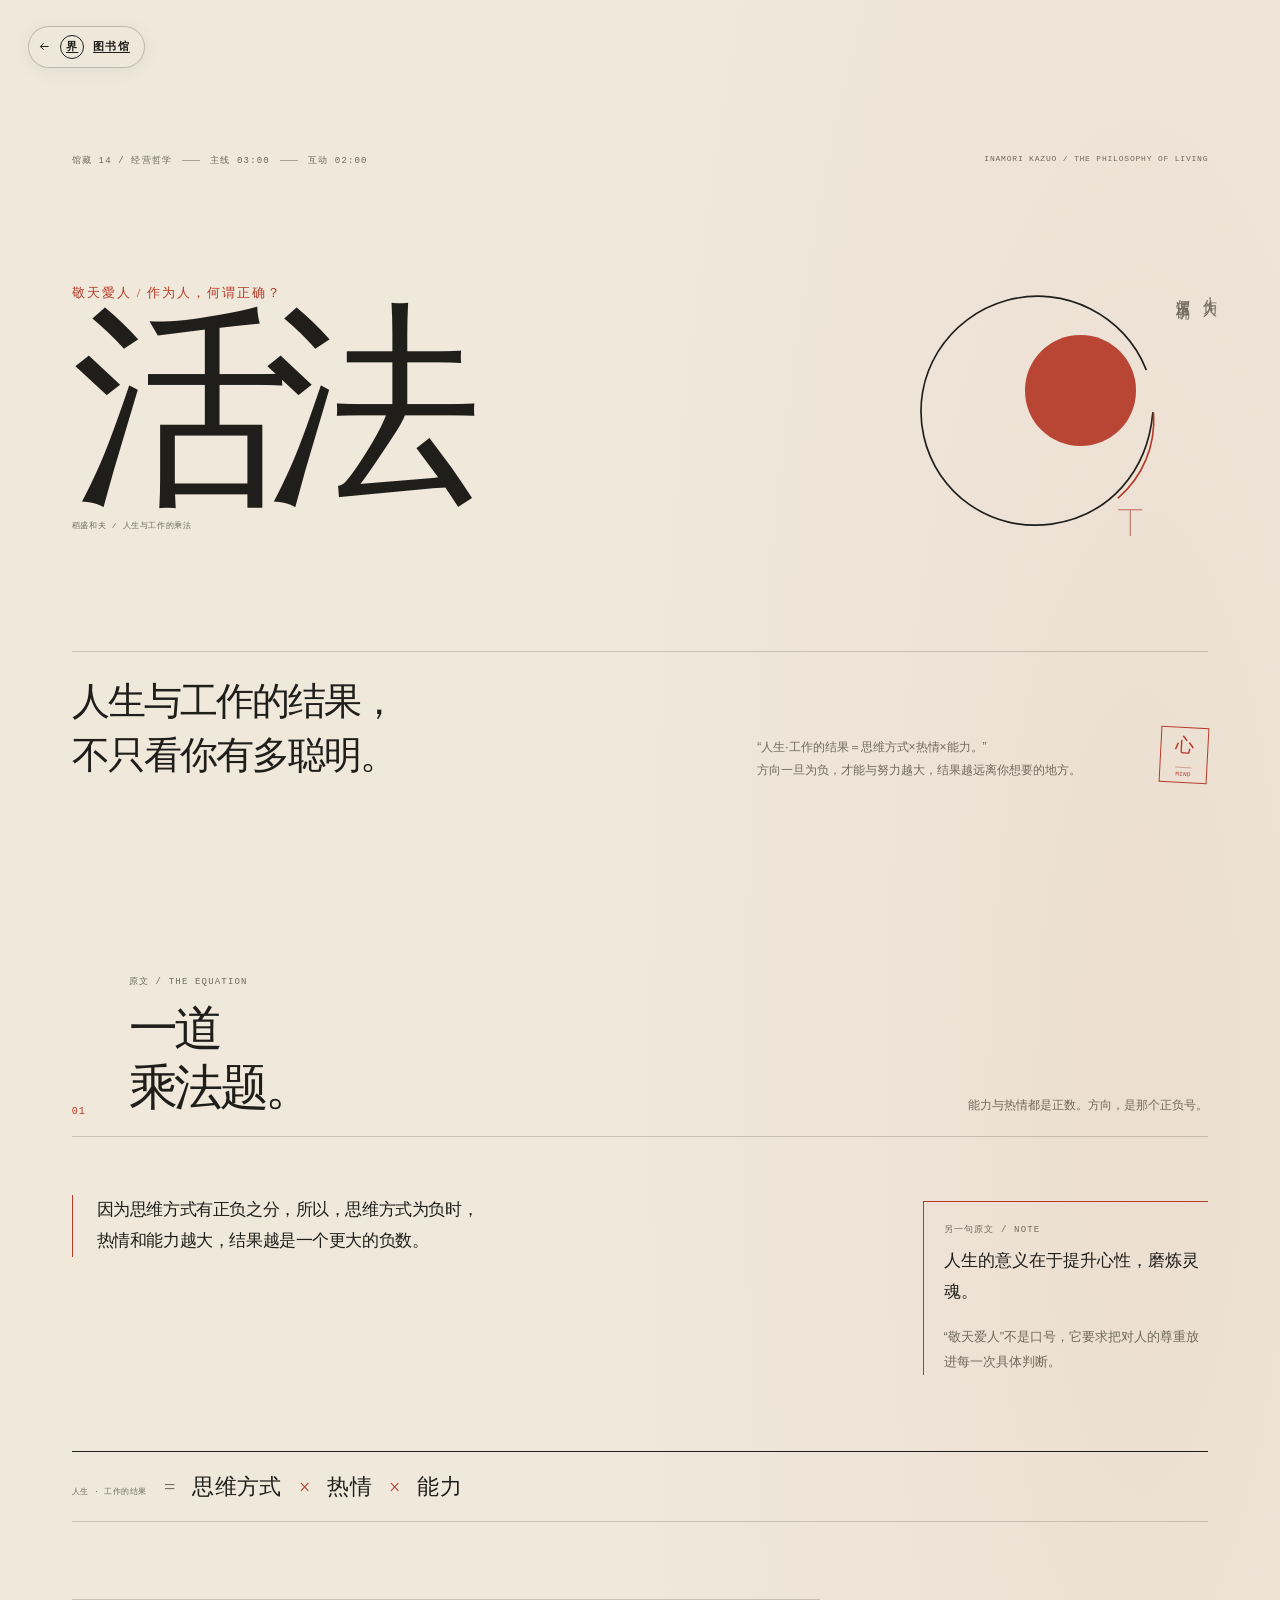
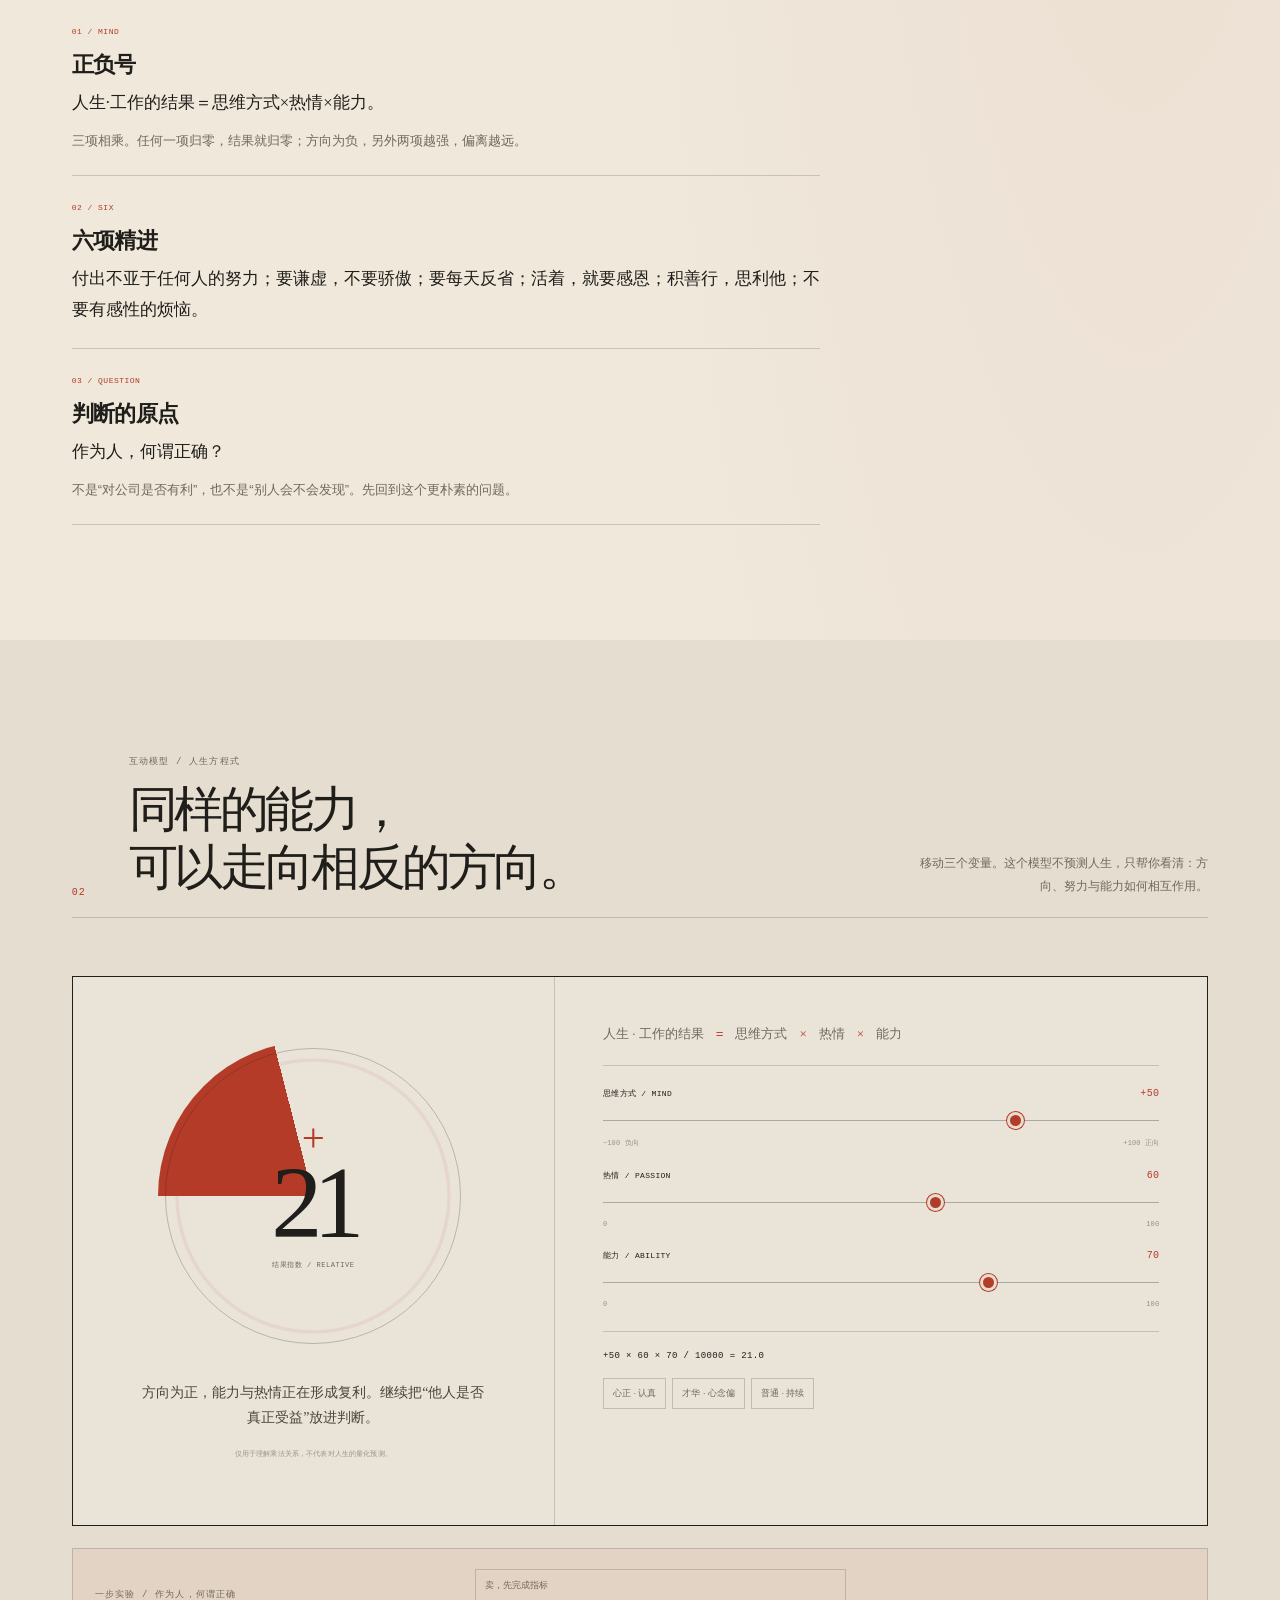
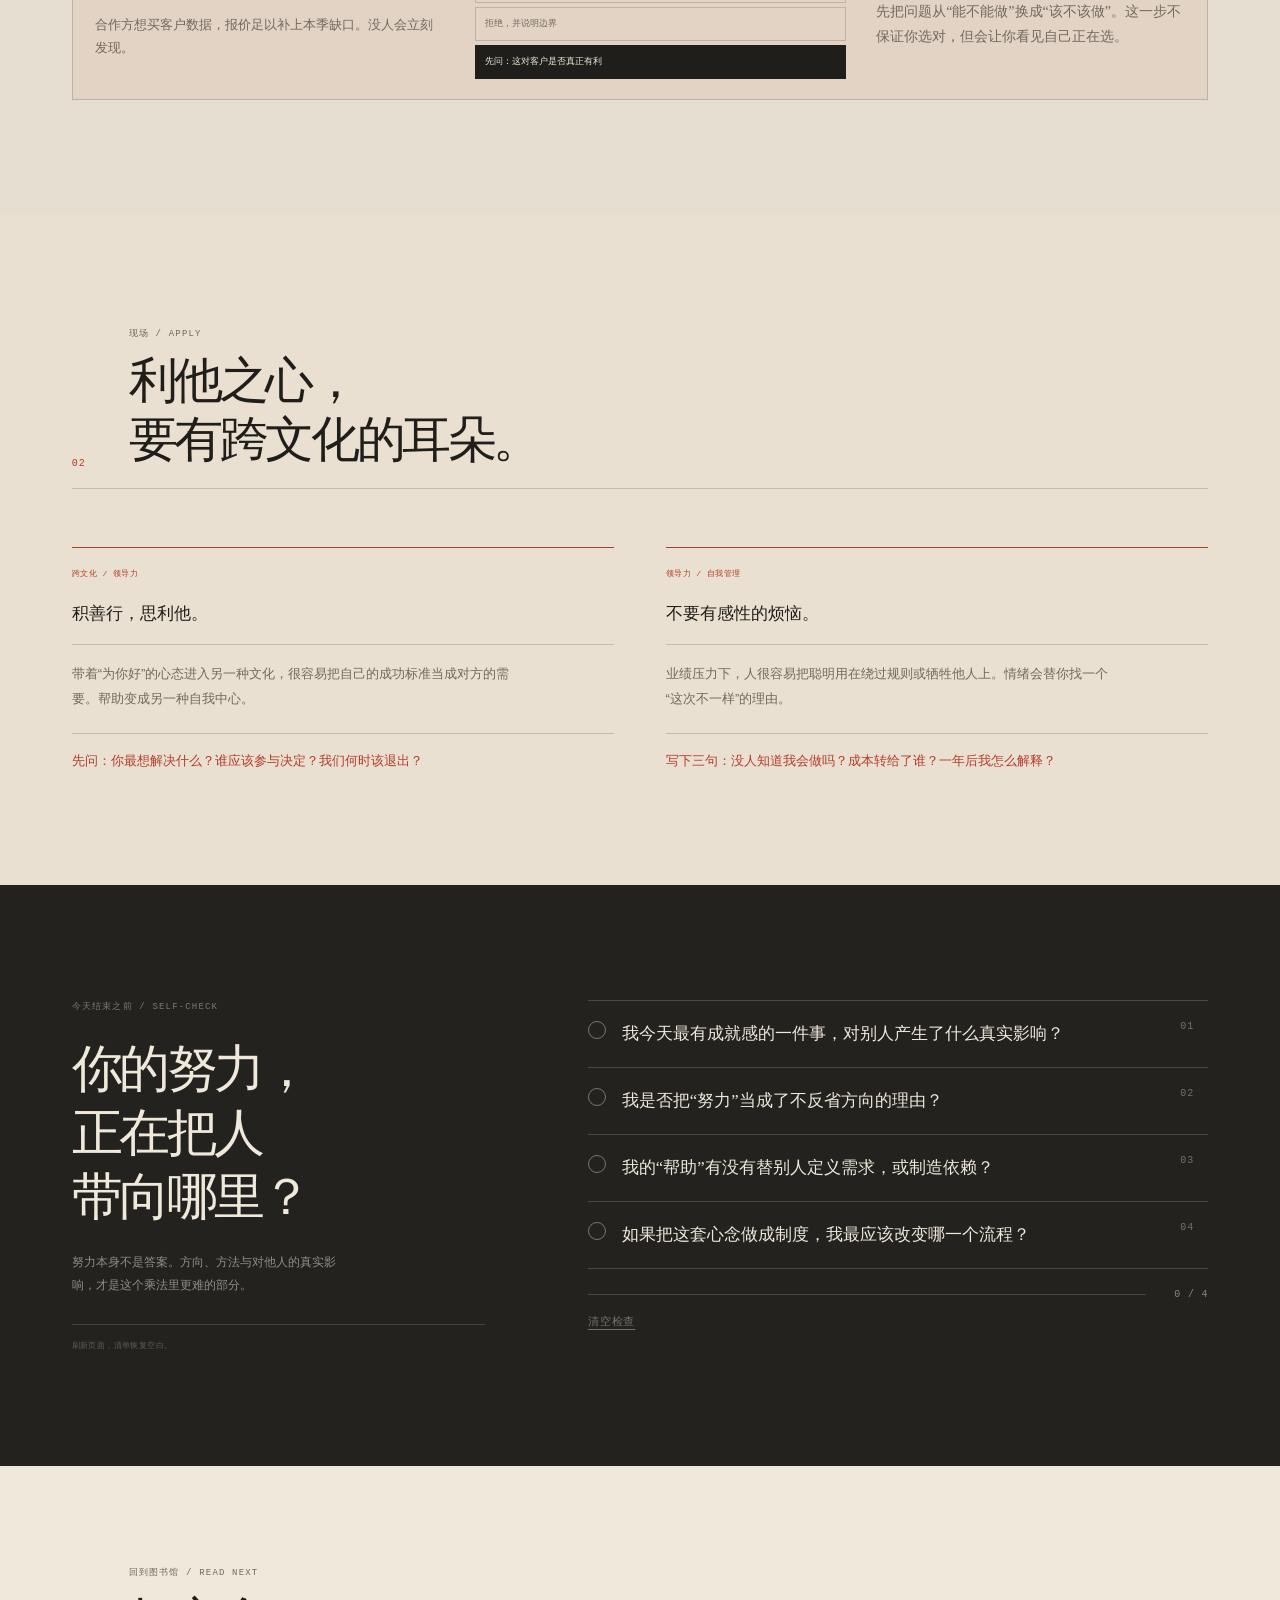
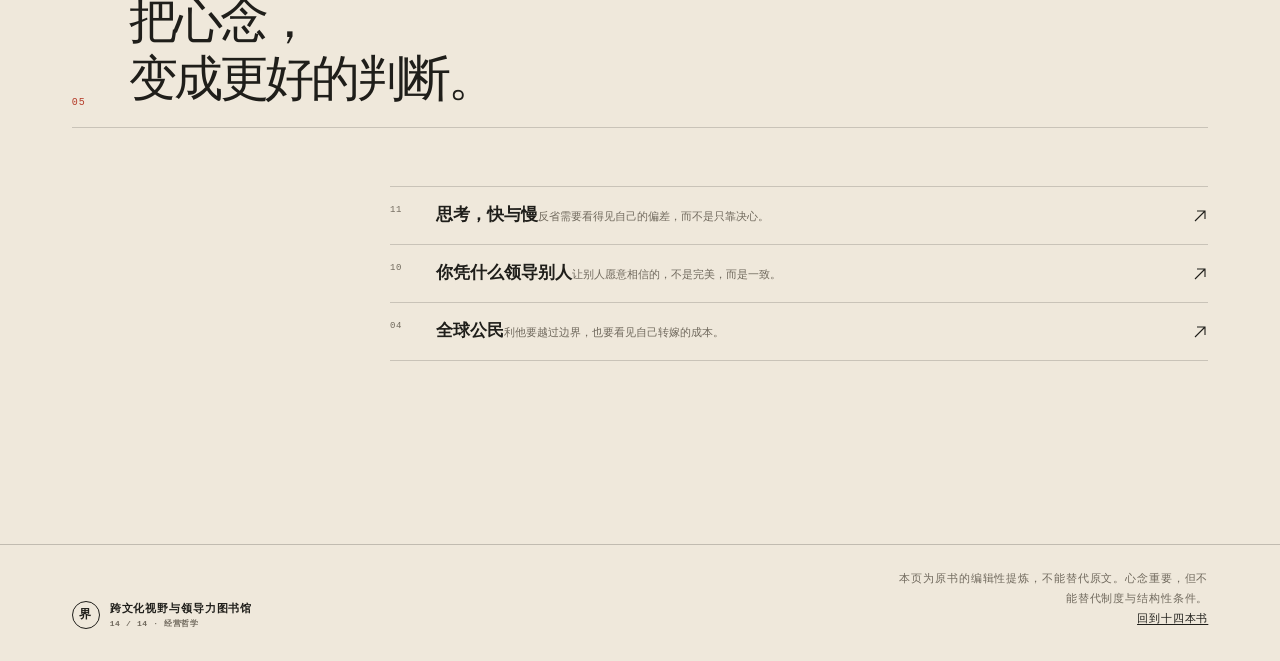
<file: books/living-philosophy.html>
<!doctype html>
<html lang="zh-CN">
<head>
  <meta charset="utf-8">
  <meta name="viewport" content="width=device-width, initial-scale=1">
  <meta name="theme-color" content="#efe8db">
  <link rel="icon" href="../assets/favicon.svg" type="image/svg+xml">
  <meta name="description" content="三分钟读透稻盛和夫《活法》：人生·工作的结果等于思维方式乘热情乘能力。用人生方程式模型，理解方向、努力与能力的乘法关系。">
  <title>活法 — 人生结果 = 思维方式 × 热情 × 能力 | 跨文化视野与领导力图书馆</title>
  <link rel="stylesheet" href="../assets/css/base.css">
  <link rel="stylesheet" href="../assets/css/book-base.css">
  <link rel="stylesheet" href="../assets/css/book-living.css">
  <script>document.documentElement.classList.add("js");</script>
</head>
<body class="book-page lp-page">
  <a class="skip-link" href="#main">跳到正文</a>
  <a class="hub-return" href="../index.html" aria-label="返回图书馆首页">
    <svg class="hub-return__arrow" viewBox="0 0 16 16" fill="none" stroke="currentColor" stroke-width="1.2" aria-hidden="true"><path d="M13 8H3M7 4 3 8l4 4"/></svg>
    <span class="hub-return__mark" aria-hidden="true">界</span>
    <span>图书馆</span>
  </a>

  <main id="main">
    <header class="lp-hero">
      <div class="book-wrap">
        <div class="lp-hero__meta">
          <p class="page-kicker"><span>馆藏 14 / 经营哲学</span><span>主线 03:00</span><span>互动 02:00</span></p>
          <p>INAMORI KAZUO / THE PHILOSOPHY OF LIVING</p>
        </div>

        <div class="lp-hero__main">
          <div class="lp-hero__title" data-reveal>
            <p class="lp-overline">敬天愛人 / 作为人，何谓正确？</p>
            <h1>活法</h1>
            <p class="lp-author">稻盛和夫 / 人生与工作的乘法</p>
          </div>

          <div class="lp-hero__enso" data-reveal style="--reveal-delay:140ms" aria-hidden="true">
            <span class="lp-sun"></span>
            <svg viewBox="0 0 420 420" fill="none">
              <path d="M346 217c-7 78-58 137-135 148-81 11-153-41-170-117-18-80 31-159 111-181 76-21 157 20 185 92" stroke="currentColor" stroke-width="2.2" stroke-linecap="round"></path>
              <path d="M347 217c3 44-15 86-47 113" stroke="var(--accent)" stroke-width="2.2" stroke-linecap="round"></path>
              <path d="M316 346v35M300 346h32" stroke="var(--accent)" stroke-width="1"></path>
            </svg>
            <p class="lp-vertical">作为人，<br>何谓正确？</p>
          </div>
        </div>

        <div class="lp-hero__bottom" data-reveal style="--reveal-delay:230ms">
          <p>人生与工作的结果，<br>不只看你有多聪明。</p>
          <p class="lp-intro">“人生·工作的结果＝思维方式×热情×能力。”<br>方向一旦为负，才能与努力越大，结果越远离你想要的地方。</p>
          <div class="lp-hero__mark"><span>心</span><small>MIND</small></div>
        </div>
      </div>
    </header>

    <section class="lp-essence" aria-labelledby="essence-title">
      <div class="book-wrap">
        <div class="lp-section-head" data-reveal>
          <span class="lp-index">01</span>
          <div>
            <p class="page-kicker"><span>原文 / THE EQUATION</span></p>
            <h2 id="essence-title">一道<br>乘法题。</h2>
          </div>
          <p>能力与热情都是正数。方向，是那个正负号。</p>
        </div>

        <div class="lp-essence__layout">
          <blockquote class="lp-lead lp-quote" data-reveal>
            因为思维方式有正负之分，所以，思维方式为负时，热情和能力越大，结果越是一个更大的负数。
          </blockquote>

          <div class="lp-equation-static" data-reveal aria-label="人生与工作的结果等于思维方式乘以热情乘以能力">
            <span>人生 · 工作的结果</span>
            <b>=</b>
            <strong>思维方式</strong>
            <i>×</i>
            <strong>热情</strong>
            <i>×</i>
            <strong>能力</strong>
          </div>

          <div class="lp-notes">
            <article data-reveal><span>01 / MIND</span><h3>正负号</h3><blockquote class="lp-quote">人生·工作的结果＝思维方式×热情×能力。</blockquote><p class="lp-source-note">三项相乘。任何一项归零，结果就归零；方向为负，另外两项越强，偏离越远。</p></article>
            <article data-reveal><span>02 / SIX</span><h3>六项精进</h3><blockquote class="lp-quote">付出不亚于任何人的努力；要谦虚，不要骄傲；要每天反省；活着，就要感恩；积善行，思利他；不要有感性的烦恼。</blockquote></article>
            <article data-reveal><span>03 / QUESTION</span><h3>判断的原点</h3><blockquote class="lp-quote">作为人，何谓正确？</blockquote><p class="lp-source-note">不是“对公司是否有利”，也不是“别人会不会发现”。先回到这个更朴素的问题。</p></article>
          </div>

          <aside class="lp-note" data-reveal>
            <p class="page-kicker"><span>另一句原文 / NOTE</span></p>
            <blockquote class="lp-quote">人生的意义在于提升心性，磨炼灵魂。</blockquote>
            <p class="lp-source-note">“敬天爱人”不是口号，它要求把对人的尊重放进每一次具体判断。</p>
          </aside>
        </div>
      </div>
    </section>

    <section class="lp-model-section" aria-labelledby="model-title">
      <div class="book-wrap">
        <div class="lp-section-head" data-reveal>
          <span class="lp-index">02</span>
          <div>
            <p class="page-kicker"><span>互动模型 / 人生方程式</span></p>
            <h2 id="model-title">同样的能力，<br>可以走向相反的方向。</h2>
          </div>
          <p>移动三个变量。这个模型不预测人生，只帮你看清：方向、努力与能力如何相互作用。</p>
        </div>

        <div class="lp-equation-app" data-model="life-equation" data-reveal>
          <div class="lp-dial-wrap">
            <div class="lp-dial" data-life-dial>
              <span class="lp-dial__sign" data-life-sign>+</span>
              <strong data-life-result>21</strong>
              <small>结果指数 / RELATIVE</small>
            </div>
            <p class="lp-result-reading" data-life-reading>方向为正，能力与热情正在形成复利。继续把“他人是否真正受益”放进判断。</p>
            <p class="lp-model-disclaimer">仅用于理解乘法关系，不代表对人生的量化预测。</p>
          </div>

          <div class="lp-controls">
            <div class="lp-formula">
              <span>人生 · 工作的结果</span>
              <b>=</b>
              <span>思维方式</span><i>×</i><span>热情</span><i>×</i><span>能力</span>
            </div>

            <label class="lp-range">
              <span>思维方式 / MIND <b data-life-mind>+50</b></span>
              <input type="range" min="-100" max="100" value="50" step="1" data-life-factor="mind" aria-label="思维方式">
              <small><span>−100 负向</span><span>+100 正向</span></small>
            </label>
            <label class="lp-range">
              <span>热情 / PASSION <b data-life-passion>60</b></span>
              <input type="range" min="0" max="100" value="60" step="1" data-life-factor="passion" aria-label="热情">
              <small><span>0</span><span>100</span></small>
            </label>
            <label class="lp-range">
              <span>能力 / ABILITY <b data-life-ability>70</b></span>
              <input type="range" min="0" max="100" value="70" step="1" data-life-factor="ability" aria-label="能力">
              <small><span>0</span><span>100</span></small>
            </label>

            <p class="lp-value-line" data-life-values>+50 × 60 × 70 / 10000 = 21</p>
            <div class="lp-presets" role="group" aria-label="尝试预设情境">
              <button type="button" data-life-preset="good">心正 · 认真</button>
              <button type="button" data-life-preset="negative">才华 · 心念偏</button>
              <button type="button" data-life-preset="ordinary">普通 · 持续</button>
            </div>
            <p class="live-note" aria-live="polite" data-life-live></p>
          </div>
        </div>

        <div class="lp-dilemma" data-model="living-dilemma" data-reveal>
          <div class="lp-dilemma__head">
            <p class="page-kicker"><span>一步实验 / 作为人，何谓正确</span></p>
            <p>合作方想买客户数据，报价足以补上本季缺口。没人会立刻发现。</p>
          </div>
          <div class="lp-dilemma__choices" role="group" aria-label="选择面对灰色提案的做法">
            <button type="button" data-dilemma="sell" aria-pressed="false">卖，先完成指标</button>
            <button type="button" data-dilemma="refuse" aria-pressed="false">拒绝，并说明边界</button>
            <button type="button" data-dilemma="ask" aria-pressed="true">先问：这对客户是否真正有利</button>
          </div>
          <p class="lp-dilemma__out" aria-live="polite" data-dilemma-out>先把问题从“能不能做”换成“该不该做”。这一步不保证你选对，但会让你看见自己正在选。</p>
          <p class="live-note" aria-live="polite" data-dilemma-live></p>
        </div>
      </div>
    </section>

    <section class="lp-apps" aria-labelledby="apps-title">
      <div class="book-wrap">
        <div class="lp-section-head" data-reveal>
          <span class="lp-index">02</span>
          <div>
            <p class="page-kicker"><span>现场 / APPLY</span></p>
            <h2 id="apps-title">利他之心，<br>要有跨文化的耳朵。</h2>
          </div>
        </div>

        <div class="lp-app-grid">
          <article data-reveal>
            <p class="lp-app-label">跨文化 / 领导力</p>
            <blockquote class="lp-quote">积善行，思利他。</blockquote>
            <p>带着“为你好”的心态进入另一种文化，很容易把自己的成功标准当成对方的需要。帮助变成另一种自我中心。</p>
            <p class="lp-app-action">先问：你最想解决什么？谁应该参与决定？我们何时该退出？</p>
          </article>
          <article data-reveal>
            <p class="lp-app-label">领导力 / 自我管理</p>
            <blockquote class="lp-quote">不要有感性的烦恼。</blockquote>
            <p>业绩压力下，人很容易把聪明用在绕过规则或牺牲他人上。情绪会替你找一个“这次不一样”的理由。</p>
            <p class="lp-app-action">写下三句：没人知道我会做吗？成本转给了谁？一年后我怎么解释？</p>
          </article>
        </div>
      </div>
    </section>

    <section class="lp-check" aria-labelledby="check-title">
      <div class="book-wrap lp-check__grid">
        <div class="lp-check__intro" data-reveal>
          <p class="page-kicker"><span>今天结束之前 / SELF-CHECK</span></p>
          <h2 id="check-title">你的努力，<br>正在把人<br>带向哪里？</h2>
          <p>努力本身不是答案。方向、方法与对他人的真实影响，才是这个乘法里更难的部分。</p>
          <p class="lp-check__hint">刷新页面，清单恢复空白。</p>
        </div>
        <form class="lp-checklist" data-fresh data-reveal>
          <div class="action-list">
            <label class="action-item">
              <input type="checkbox" autocomplete="off">
              <span class="action-tick" aria-hidden="true"></span>
              <span class="action-item__text">我今天最有成就感的一件事，对别人产生了什么真实影响？</span>
              <span class="action-item__index">01</span>
            </label>
            <label class="action-item">
              <input type="checkbox" autocomplete="off">
              <span class="action-tick" aria-hidden="true"></span>
              <span class="action-item__text">我是否把“努力”当成了不反省方向的理由？</span>
              <span class="action-item__index">02</span>
            </label>
            <label class="action-item">
              <input type="checkbox" autocomplete="off">
              <span class="action-tick" aria-hidden="true"></span>
              <span class="action-item__text">我的“帮助”有没有替别人定义需求，或制造依赖？</span>
              <span class="action-item__index">03</span>
            </label>
            <label class="action-item">
              <input type="checkbox" autocomplete="off">
              <span class="action-tick" aria-hidden="true"></span>
              <span class="action-item__text">如果把这套心念做成制度，我最应该改变哪一个流程？</span>
              <span class="action-item__index">04</span>
            </label>
          </div>
          <div class="action-progress">
            <span class="action-track" aria-hidden="true"><span class="action-fill"></span></span>
            <span class="action-count" aria-live="polite">0 / 4</span>
          </div>
          <button type="button" class="action-reset" data-check-reset>清空检查</button>
        </form>
      </div>
    </section>

    <section class="lp-next" aria-labelledby="next-title">
      <div class="book-wrap">
        <div class="lp-section-head" data-reveal>
          <span class="lp-index">05</span>
          <div>
            <p class="page-kicker"><span>回到图书馆 / READ NEXT</span></p>
            <h2 id="next-title">把心念，<br>变成更好的判断。</h2>
          </div>
        </div>
        <div class="next-reads" data-reveal>
          <a class="next-reads__item" href="thinking.html">
            <span class="next-reads__no">11</span>
            <span><span class="next-reads__title">思考，快与慢</span><span class="next-reads__why">反省需要看得见自己的偏差，而不是只靠决心。</span></span>
            <svg class="next-reads__arrow" viewBox="0 0 16 16" fill="none" stroke="currentColor" stroke-width="1.1" aria-hidden="true"><path d="M3 13 13 3M5 3h8v8"/></svg>
          </a>
          <a class="next-reads__item" href="why-led.html">
            <span class="next-reads__no">10</span>
            <span><span class="next-reads__title">你凭什么领导别人</span><span class="next-reads__why">让别人愿意相信的，不是完美，而是一致。</span></span>
            <svg class="next-reads__arrow" viewBox="0 0 16 16" fill="none" stroke="currentColor" stroke-width="1.1" aria-hidden="true"><path d="M3 13 13 3M5 3h8v8"/></svg>
          </a>
          <a class="next-reads__item" href="global-citizen.html">
            <span class="next-reads__no">04</span>
            <span><span class="next-reads__title">全球公民</span><span class="next-reads__why">利他要越过边界，也要看见自己转嫁的成本。</span></span>
            <svg class="next-reads__arrow" viewBox="0 0 16 16" fill="none" stroke="currentColor" stroke-width="1.1" aria-hidden="true"><path d="M3 13 13 3M5 3h8v8"/></svg>
          </a>
        </div>
      </div>
    </section>
  </main>

  <footer class="book-footer">
    <div class="book-footer__identity"><span class="book-footer__seal">界</span><span>跨文化视野与领导力图书馆<br><small>14 / 14 · 经营哲学</small></span></div>
    <p class="book-footer__note">本页为原书的编辑性提炼，不能替代原文。心念重要，但不能替代制度与结构性条件。<br><a href="../index.html">回到十四本书</a></p>
  </footer>

  <script src="../assets/js/books.js"></script>
</body>
</html>
</file>
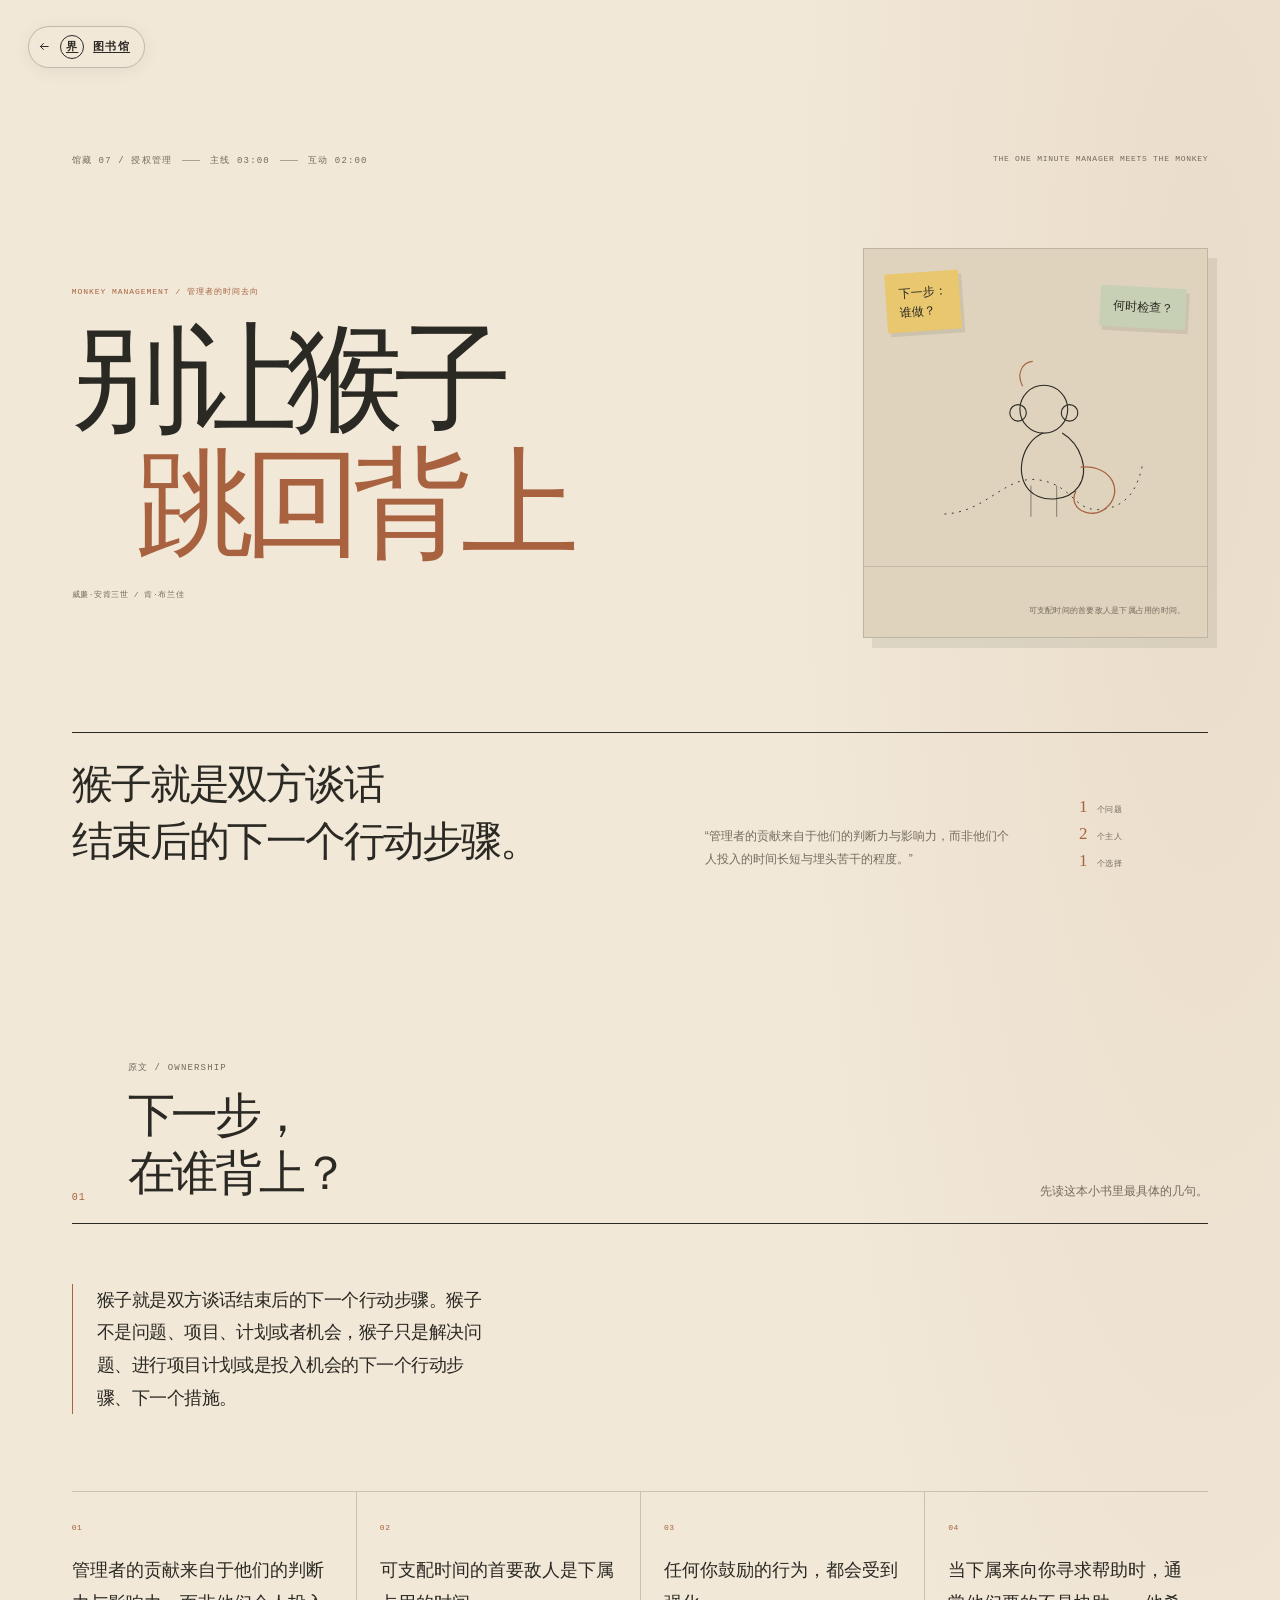
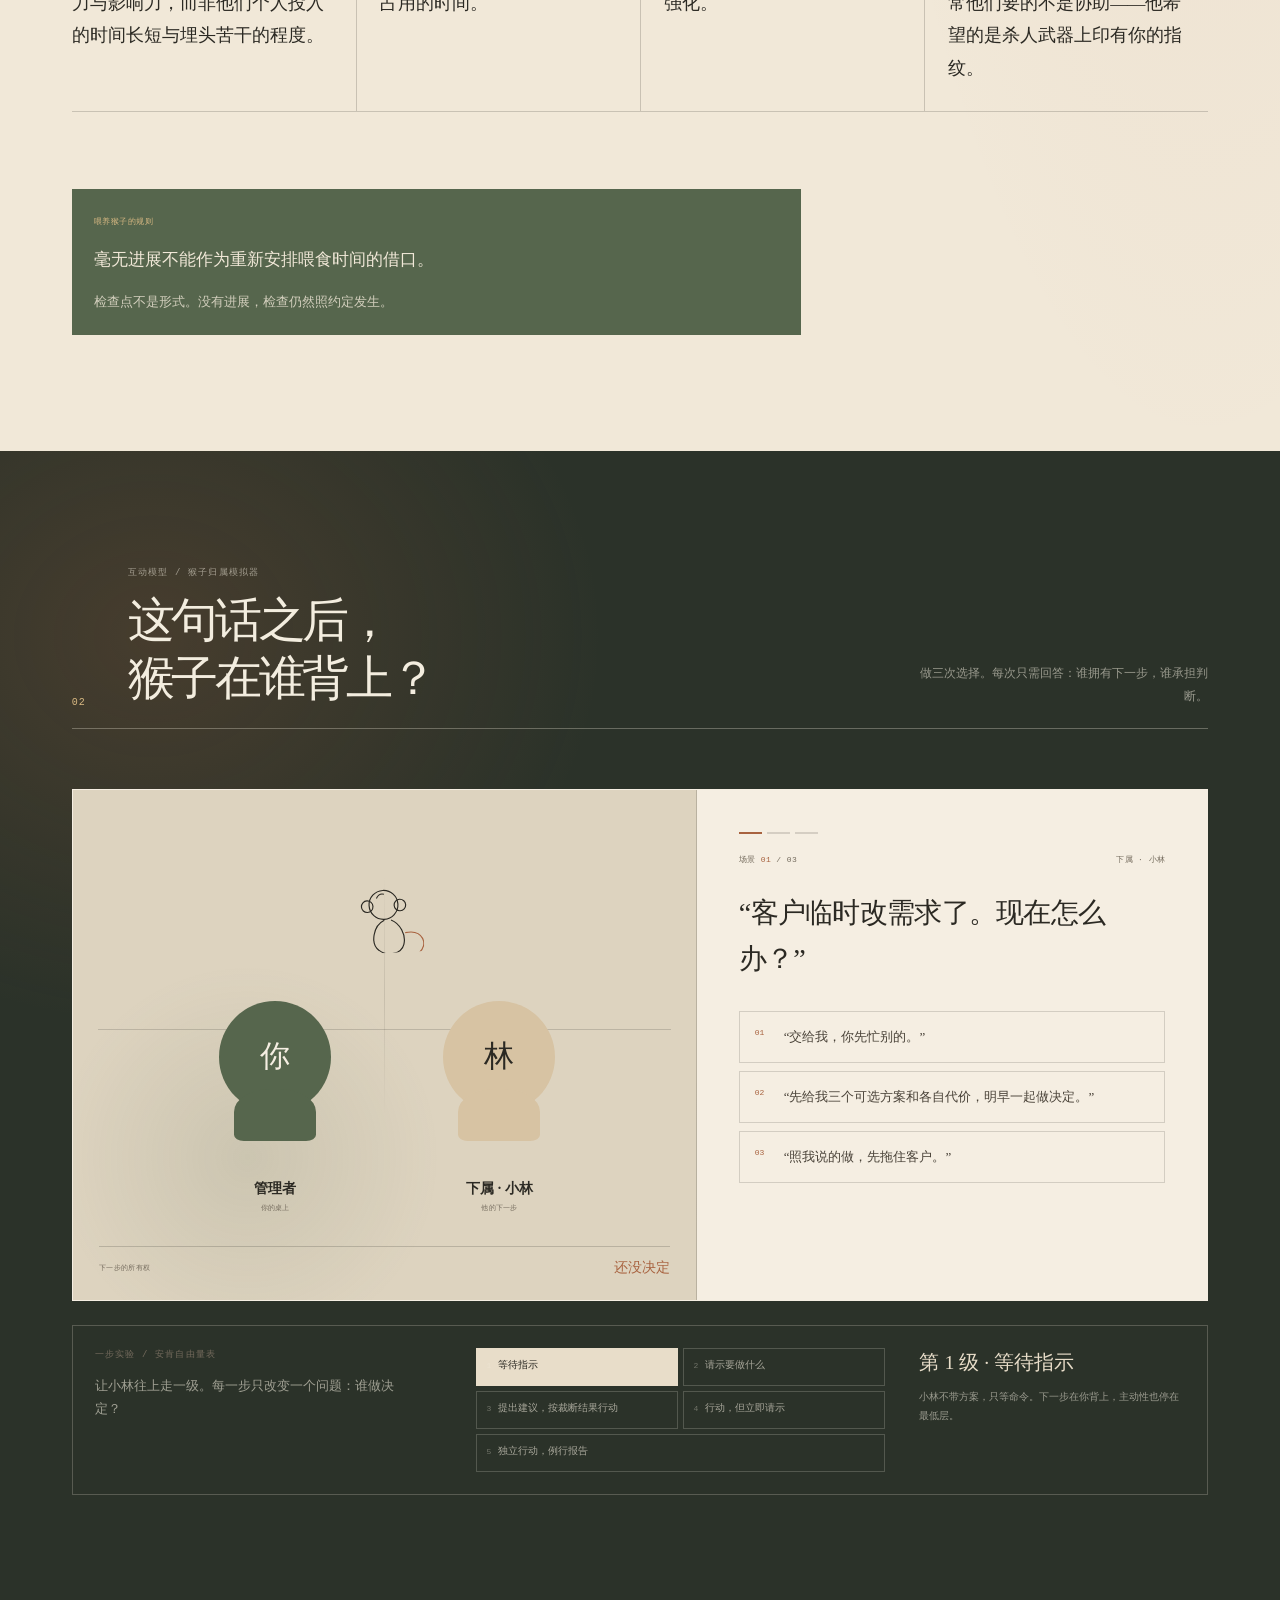
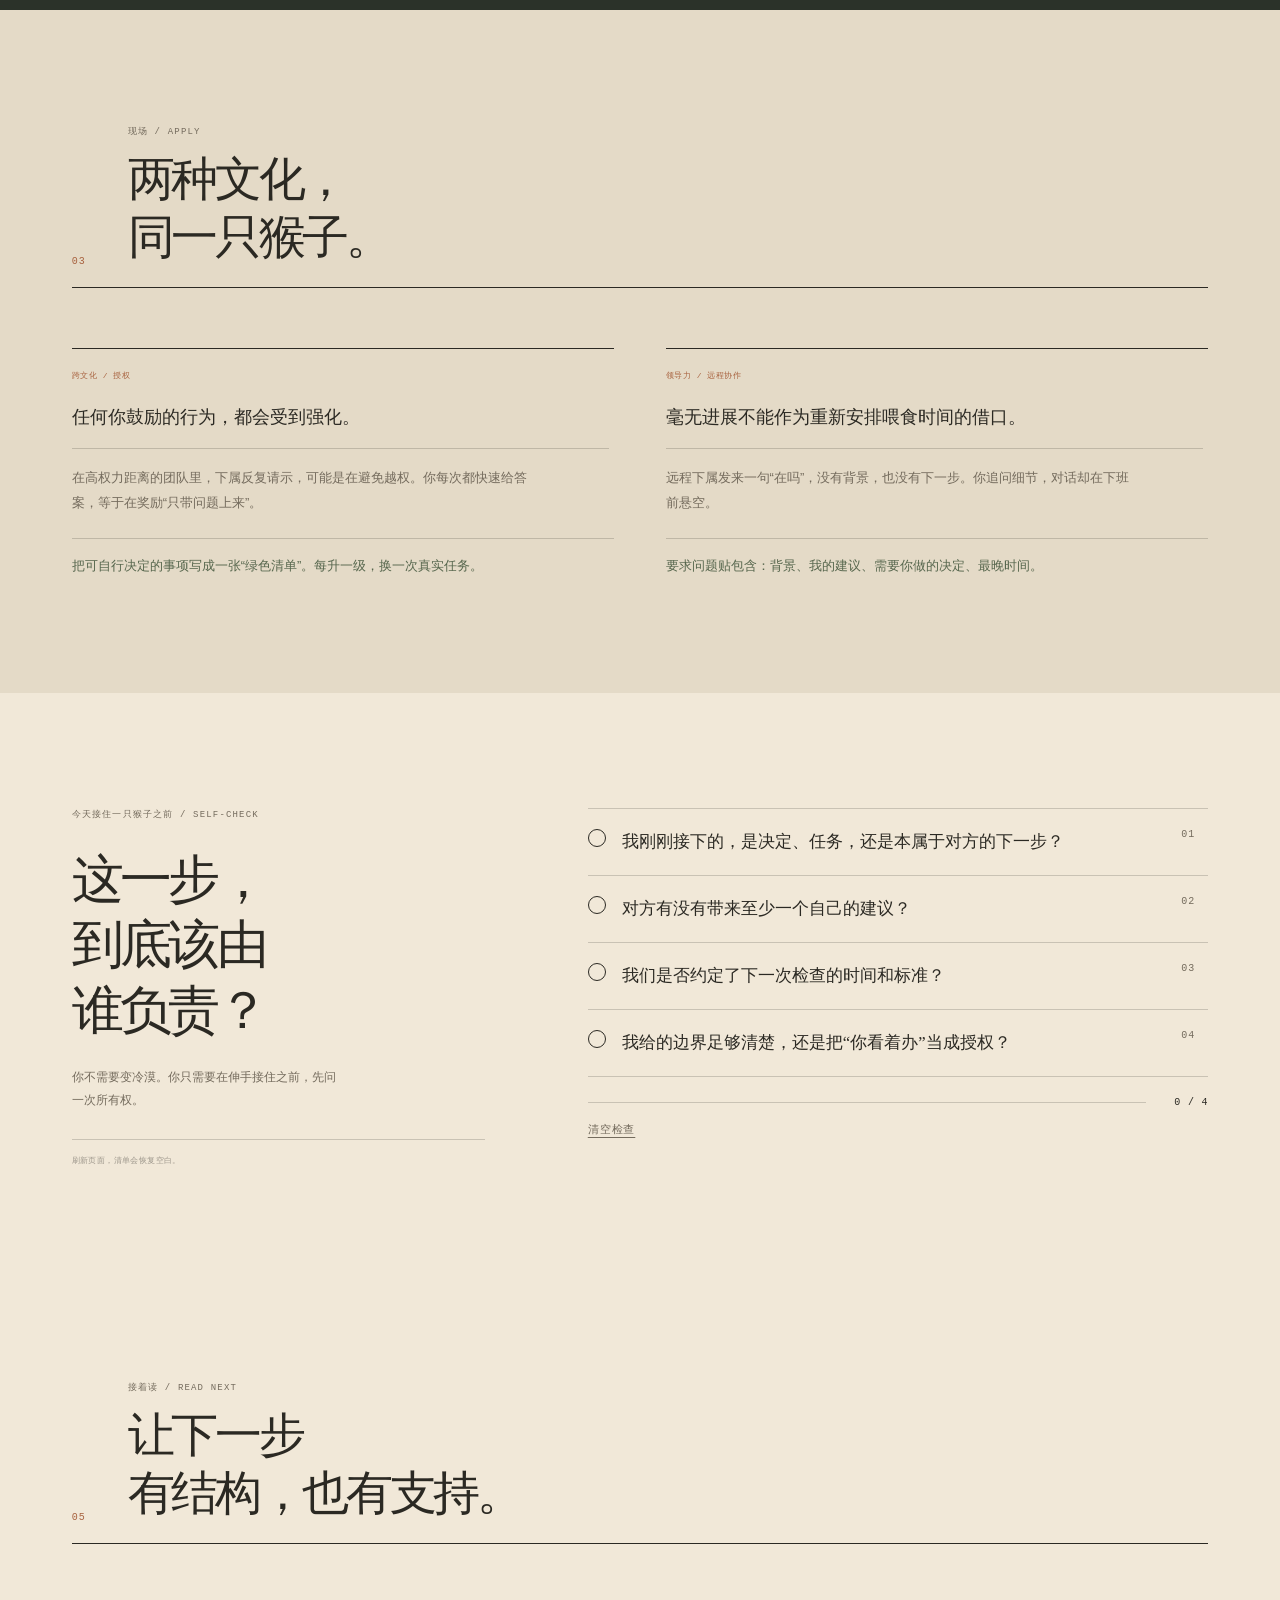
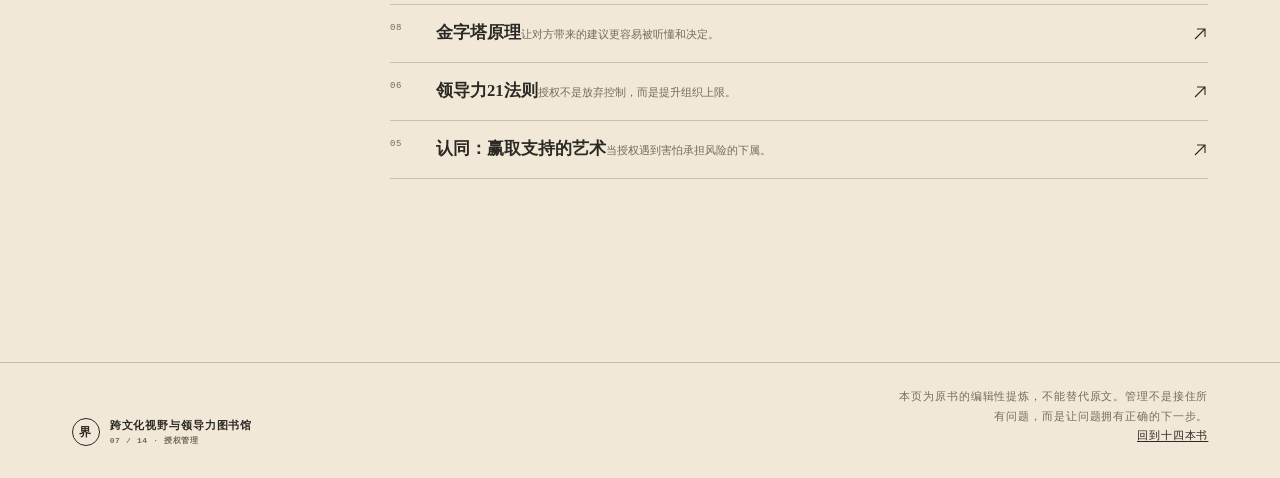
<file: books/monkey.html>
<!doctype html>
<html lang="zh-CN">
<head>
  <meta charset="utf-8">
  <meta name="viewport" content="width=device-width, initial-scale=1">
  <meta name="theme-color" content="#f1e8d8">
  <link rel="icon" href="../assets/favicon.svg" type="image/svg+xml">
  <meta name="description" content="三分钟读透《别让猴子跳回背上》：管理的边界从“下一步谁做”开始。用猴子归属模拟器，练习不接回下属的问题。">
  <title>别让猴子跳回背上 — 下一步在谁背上，管理就在哪里 | 跨文化视野与领导力图书馆</title>
  <link rel="stylesheet" href="../assets/css/base.css">
  <link rel="stylesheet" href="../assets/css/book-base.css">
  <link rel="stylesheet" href="../assets/css/book-monkey.css">
  <script>document.documentElement.classList.add("js");</script>
</head>
<body class="book-page mk-page">
  <a class="skip-link" href="#main">跳到正文</a>
  <a class="hub-return" href="../index.html" aria-label="返回图书馆首页">
    <svg class="hub-return__arrow" viewBox="0 0 16 16" fill="none" stroke="currentColor" stroke-width="1.2" aria-hidden="true"><path d="M13 8H3M7 4 3 8l4 4"/></svg>
    <span class="hub-return__mark" aria-hidden="true">界</span>
    <span>图书馆</span>
  </a>

  <main id="main">
    <header class="mk-hero">
      <div class="book-wrap">
        <div class="mk-hero__meta">
          <p class="page-kicker"><span>馆藏 07 / 授权管理</span><span>主线 03:00</span><span>互动 02:00</span></p>
          <p>THE ONE MINUTE MANAGER MEETS THE MONKEY</p>
        </div>

        <div class="mk-hero__main">
          <div class="mk-hero__title" data-reveal>
            <p class="mk-overline">MONKEY MANAGEMENT / 管理者的时间去向</p>
            <h1>别让猴子<br><em>跳回背上</em></h1>
            <p class="mk-author">威廉·安肯三世 / 肯·布兰佳</p>
          </div>

          <div class="mk-desk" data-reveal style="--reveal-delay:140ms" aria-hidden="true">
            <span class="mk-note mk-note--a">下一步：<br>谁做？</span>
            <span class="mk-note mk-note--b">何时检查？</span>
            <svg class="mk-squirrel" viewBox="0 0 260 250" fill="none">
              <path d="M31 211c46-2 66-43 103-37 40 6 37 39 74 31 24-5 33-24 38-46" stroke="currentColor" stroke-width="1" stroke-dasharray="2 6"></path>
              <circle cx="139" cy="97" r="26" stroke="currentColor" stroke-width="1.2"></circle>
              <circle cx="111" cy="101" r="9" stroke="currentColor" stroke-width="1.2"></circle>
              <circle cx="167" cy="101" r="9" stroke="currentColor" stroke-width="1.2"></circle>
              <path d="M138 123c-23 10-31 45-15 62 13 14 42 13 54-4 12-18 2-46-18-58" stroke="currentColor" stroke-width="1.2"></path>
              <path d="M179 160c35-3 48 28 27 45-16 13-42 0-32-19" stroke="var(--accent)" stroke-width="1.4"></path>
              <path d="M125 180v34M153 180v34" stroke="currentColor" stroke-width="1" opacity=".55"></path>
              <path d="M116 72c-7-13-1-26 11-27" stroke="var(--accent)" stroke-width="1.2"></path>
            </svg>
            <span class="mk-desk-label">可支配时间的首要敌人是下属占用的时间。</span>
          </div>
        </div>

        <div class="mk-hero__bottom" data-reveal style="--reveal-delay:230ms">
          <p>猴子就是双方谈话<br>结束后的下一个行动步骤。</p>
          <p class="mk-intro">“管理者的贡献来自于他们的判断力与影响力，而非他们个人投入的时间长短与埋头苦干的程度。”</p>
          <div class="mk-hero__stats"><span><b>1</b> 个问题</span><span><b>2</b> 个主人</span><span><b>1</b> 个选择</span></div>
        </div>
      </div>
    </header>

    <section class="mk-essence" aria-labelledby="essence-title">
      <div class="book-wrap">
        <div class="mk-section-head" data-reveal>
          <span class="mk-index">01</span>
          <div>
            <p class="page-kicker"><span>原文 / OWNERSHIP</span></p>
            <h2 id="essence-title">下一步，<br>在谁背上？</h2>
          </div>
          <p>先读这本小书里最具体的几句。</p>
        </div>

        <div class="mk-essence__grid">
          <blockquote class="mk-lead mk-quote" data-reveal>
            猴子就是双方谈话结束后的下一个行动步骤。猴子不是问题、项目、计划或者机会，猴子只是解决问题、进行项目计划或是投入机会的下一个行动步骤、下一个措施。
          </blockquote>

          <div class="mk-steps">
            <article data-reveal><span>01</span><blockquote class="mk-quote">管理者的贡献来自于他们的判断力与影响力，而非他们个人投入的时间长短与埋头苦干的程度。</blockquote></article>
            <article data-reveal><span>02</span><blockquote class="mk-quote">可支配时间的首要敌人是下属占用的时间。</blockquote></article>
            <article data-reveal><span>03</span><blockquote class="mk-quote">任何你鼓励的行为，都会受到强化。</blockquote></article>
            <article data-reveal><span>04</span><blockquote class="mk-quote">当下属来向你寻求帮助时，通常他们要的不是协助——他希望的是杀人武器上印有你的指纹。</blockquote></article>
          </div>

          <aside class="mk-essence__note" data-reveal>
            <span>喂养猴子的规则</span>
            <blockquote class="mk-quote">毫无进展不能作为重新安排喂食时间的借口。</blockquote>
            <p class="mk-source-note">检查点不是形式。没有进展，检查仍然照约定发生。</p>
          </aside>
        </div>
      </div>
    </section>

    <section class="mk-model-section" aria-labelledby="model-title">
      <div class="book-wrap">
        <div class="mk-section-head mk-section-head--model" data-reveal>
          <span class="mk-index">02</span>
          <div>
            <p class="page-kicker"><span>互动模型 / 猴子归属模拟器</span></p>
            <h2 id="model-title">这句话之后，<br>猴子在谁背上？</h2>
          </div>
          <p>做三次选择。每次只需回答：谁拥有下一步，谁承担判断。</p>
        </div>

        <div class="mk-sim" data-model="monkey" data-owner="neutral" data-reveal>
          <div class="mk-stage">
            <div class="mk-person mk-person--leader">
              <div class="mk-avatar"><span>你</span></div>
              <p><b>管理者</b><small>你的桌上</small></p>
            </div>
            <div class="mk-monkey" aria-hidden="true">
              <svg viewBox="0 0 80 80" fill="none">
                <circle cx="40" cy="30" r="15" stroke="currentColor" stroke-width="1.2"></circle>
                <circle cx="23" cy="31" r="6" stroke="currentColor" stroke-width="1.2"></circle>
                <circle cx="57" cy="31" r="6" stroke="currentColor" stroke-width="1.2"></circle>
                <path d="M40 46c-12 5-16 24-7 31 8 7 23 5 26-5 3-10-3-22-12-26" stroke="currentColor" stroke-width="1.2"></path>
                <path d="M61 60c19-3 24 14 13 22" stroke="var(--accent)" stroke-width="1.2"></path>
                <path d="M33 23c2-4 5-5 8-4" stroke="currentColor" stroke-width="1.2"></path>
              </svg>
            </div>
            <div class="mk-person mk-person--report">
              <div class="mk-avatar"><span>林</span></div>
              <p><b>下属 · 小林</b><small>他的下一步</small></p>
            </div>
            <div class="mk-owner-label"><span>下一步的所有权</span><b data-owner-label>还没决定</b></div>
          </div>

          <div class="mk-dialogue">
            <div class="mk-dotline" aria-hidden="true">
              <span class="is-current"></span><span></span><span></span>
            </div>
            <div class="mk-dialogue__head">
              <p class="mk-scene-label">场景 <b data-scene-no>01</b> / 03</p>
              <p data-speaker>下属 · 小林</p>
            </div>
            <blockquote data-dialogue>“客户临时改需求了。现在怎么办？”</blockquote>
            <div class="mk-options" data-choice-list></div>
            <div class="mk-feedback" hidden data-feedback>
              <div class="mk-feedback__top"><span>发生了什么</span><b data-initiative>主动性 1 / 5</b></div>
              <p data-feedback-text></p>
              <p class="mk-feedback__detail" data-feedback-detail></p>
            </div>
            <button type="button" class="mk-next-btn" data-next-scene hidden>进入下一幕 →</button>
            <p class="live-note" aria-live="polite" data-monkey-live></p>
          </div>
        </div>

        <div class="mk-ladder" data-model="monkey-ladder" data-reveal>
          <div class="mk-ladder__head">
            <p class="page-kicker"><span>一步实验 / 安肯自由量表</span></p>
            <p>让小林往上走一级。每一步只改变一个问题：谁做决定？</p>
          </div>
          <div class="mk-ladder__steps" role="group" aria-label="选择下属的主动性层级">
            <button type="button" data-ladder-level="1" aria-pressed="true"><span>1</span>等待指示</button>
            <button type="button" data-ladder-level="2" aria-pressed="false"><span>2</span>请示要做什么</button>
            <button type="button" data-ladder-level="3" aria-pressed="false"><span>3</span>提出建议，按裁断结果行动</button>
            <button type="button" data-ladder-level="4" aria-pressed="false"><span>4</span>行动，但立即请示</button>
            <button type="button" data-ladder-level="5" aria-pressed="false"><span>5</span>独立行动，例行报告</button>
          </div>
          <div class="mk-ladder__out" aria-live="polite">
            <h3 data-ladder-title>第 1 级 · 等待指示</h3>
            <p data-ladder-note>小林不带方案，只等命令。下一步在你背上，主动性也停在最低层。</p>
          </div>
          <p class="live-note" aria-live="polite" data-ladder-live></p>
        </div>
      </div>
    </section>

    <section class="mk-apps" aria-labelledby="apps-title">
      <div class="book-wrap">
        <div class="mk-section-head" data-reveal>
          <span class="mk-index">03</span>
          <div>
            <p class="page-kicker"><span>现场 / APPLY</span></p>
            <h2 id="apps-title">两种文化，<br>同一只猴子。</h2>
          </div>
        </div>

        <div class="mk-app-grid">
          <article data-reveal>
            <p class="mk-app-tag">跨文化 / 授权</p>
            <blockquote class="mk-quote">任何你鼓励的行为，都会受到强化。</blockquote>
            <p>在高权力距离的团队里，下属反复请示，可能是在避免越权。你每次都快速给答案，等于在奖励“只带问题上来”。</p>
            <p class="mk-app-action">把可自行决定的事项写成一张“绿色清单”。每升一级，换一次真实任务。</p>
          </article>
          <article data-reveal>
            <p class="mk-app-tag">领导力 / 远程协作</p>
            <blockquote class="mk-quote">毫无进展不能作为重新安排喂食时间的借口。</blockquote>
            <p>远程下属发来一句“在吗”，没有背景，也没有下一步。你追问细节，对话却在下班前悬空。</p>
            <p class="mk-app-action">要求问题贴包含：背景、我的建议、需要你做的决定、最晚时间。</p>
          </article>
        </div>
      </div>
    </section>

    <section class="mk-check" aria-labelledby="check-title">
      <div class="book-wrap mk-check__grid">
        <div class="mk-check__intro" data-reveal>
          <p class="page-kicker"><span>今天接住一只猴子之前 / SELF-CHECK</span></p>
          <h2 id="check-title">这一步，<br>到底该由<br>谁负责？</h2>
          <p>你不需要变冷漠。你只需要在伸手接住之前，先问一次所有权。</p>
          <p class="mk-check__hint">刷新页面，清单会恢复空白。</p>
        </div>
        <form class="mk-checklist" data-fresh data-reveal>
          <div class="action-list">
            <label class="action-item">
              <input type="checkbox" autocomplete="off">
              <span class="action-tick" aria-hidden="true"></span>
              <span class="action-item__text">我刚刚接下的，是决定、任务，还是本属于对方的下一步？</span>
              <span class="action-item__index">01</span>
            </label>
            <label class="action-item">
              <input type="checkbox" autocomplete="off">
              <span class="action-tick" aria-hidden="true"></span>
              <span class="action-item__text">对方有没有带来至少一个自己的建议？</span>
              <span class="action-item__index">02</span>
            </label>
            <label class="action-item">
              <input type="checkbox" autocomplete="off">
              <span class="action-tick" aria-hidden="true"></span>
              <span class="action-item__text">我们是否约定了下一次检查的时间和标准？</span>
              <span class="action-item__index">03</span>
            </label>
            <label class="action-item">
              <input type="checkbox" autocomplete="off">
              <span class="action-tick" aria-hidden="true"></span>
              <span class="action-item__text">我给的边界足够清楚，还是把“你看着办”当成授权？</span>
              <span class="action-item__index">04</span>
            </label>
          </div>
          <div class="action-progress">
            <span class="action-track" aria-hidden="true"><span class="action-fill"></span></span>
            <span class="action-count" aria-live="polite">0 / 4</span>
          </div>
          <button type="button" class="action-reset" data-check-reset>清空检查</button>
        </form>
      </div>
    </section>

    <section class="mk-next" aria-labelledby="next-title">
      <div class="book-wrap">
        <div class="mk-section-head" data-reveal>
          <span class="mk-index">05</span>
          <div>
            <p class="page-kicker"><span>接着读 / READ NEXT</span></p>
            <h2 id="next-title">让下一步<br>有结构，也有支持。</h2>
          </div>
        </div>
        <div class="next-reads" data-reveal>
          <a class="next-reads__item" href="pyramid.html">
            <span class="next-reads__no">08</span>
            <span><span class="next-reads__title">金字塔原理</span><span class="next-reads__why">让对方带来的建议更容易被听懂和决定。</span></span>
            <svg class="next-reads__arrow" viewBox="0 0 16 16" fill="none" stroke="currentColor" stroke-width="1.1" aria-hidden="true"><path d="M3 13 13 3M5 3h8v8"/></svg>
          </a>
          <a class="next-reads__item" href="leadership-21.html">
            <span class="next-reads__no">06</span>
            <span><span class="next-reads__title">领导力21法则</span><span class="next-reads__why">授权不是放弃控制，而是提升组织上限。</span></span>
            <svg class="next-reads__arrow" viewBox="0 0 16 16" fill="none" stroke="currentColor" stroke-width="1.1" aria-hidden="true"><path d="M3 13 13 3M5 3h8v8"/></svg>
          </a>
          <a class="next-reads__item" href="buy-in.html">
            <span class="next-reads__no">05</span>
            <span><span class="next-reads__title">认同：赢取支持的艺术</span><span class="next-reads__why">当授权遇到害怕承担风险的下属。</span></span>
            <svg class="next-reads__arrow" viewBox="0 0 16 16" fill="none" stroke="currentColor" stroke-width="1.1" aria-hidden="true"><path d="M3 13 13 3M5 3h8v8"/></svg>
          </a>
        </div>
      </div>
    </section>
  </main>

  <footer class="book-footer">
    <div class="book-footer__identity"><span class="book-footer__seal">界</span><span>跨文化视野与领导力图书馆<br><small>07 / 14 · 授权管理</small></span></div>
    <p class="book-footer__note">本页为原书的编辑性提炼，不能替代原文。管理不是接住所有问题，而是让问题拥有正确的下一步。<br><a href="../index.html">回到十四本书</a></p>
  </footer>

  <script src="../assets/js/books.js"></script>
</body>
</html>
</file>
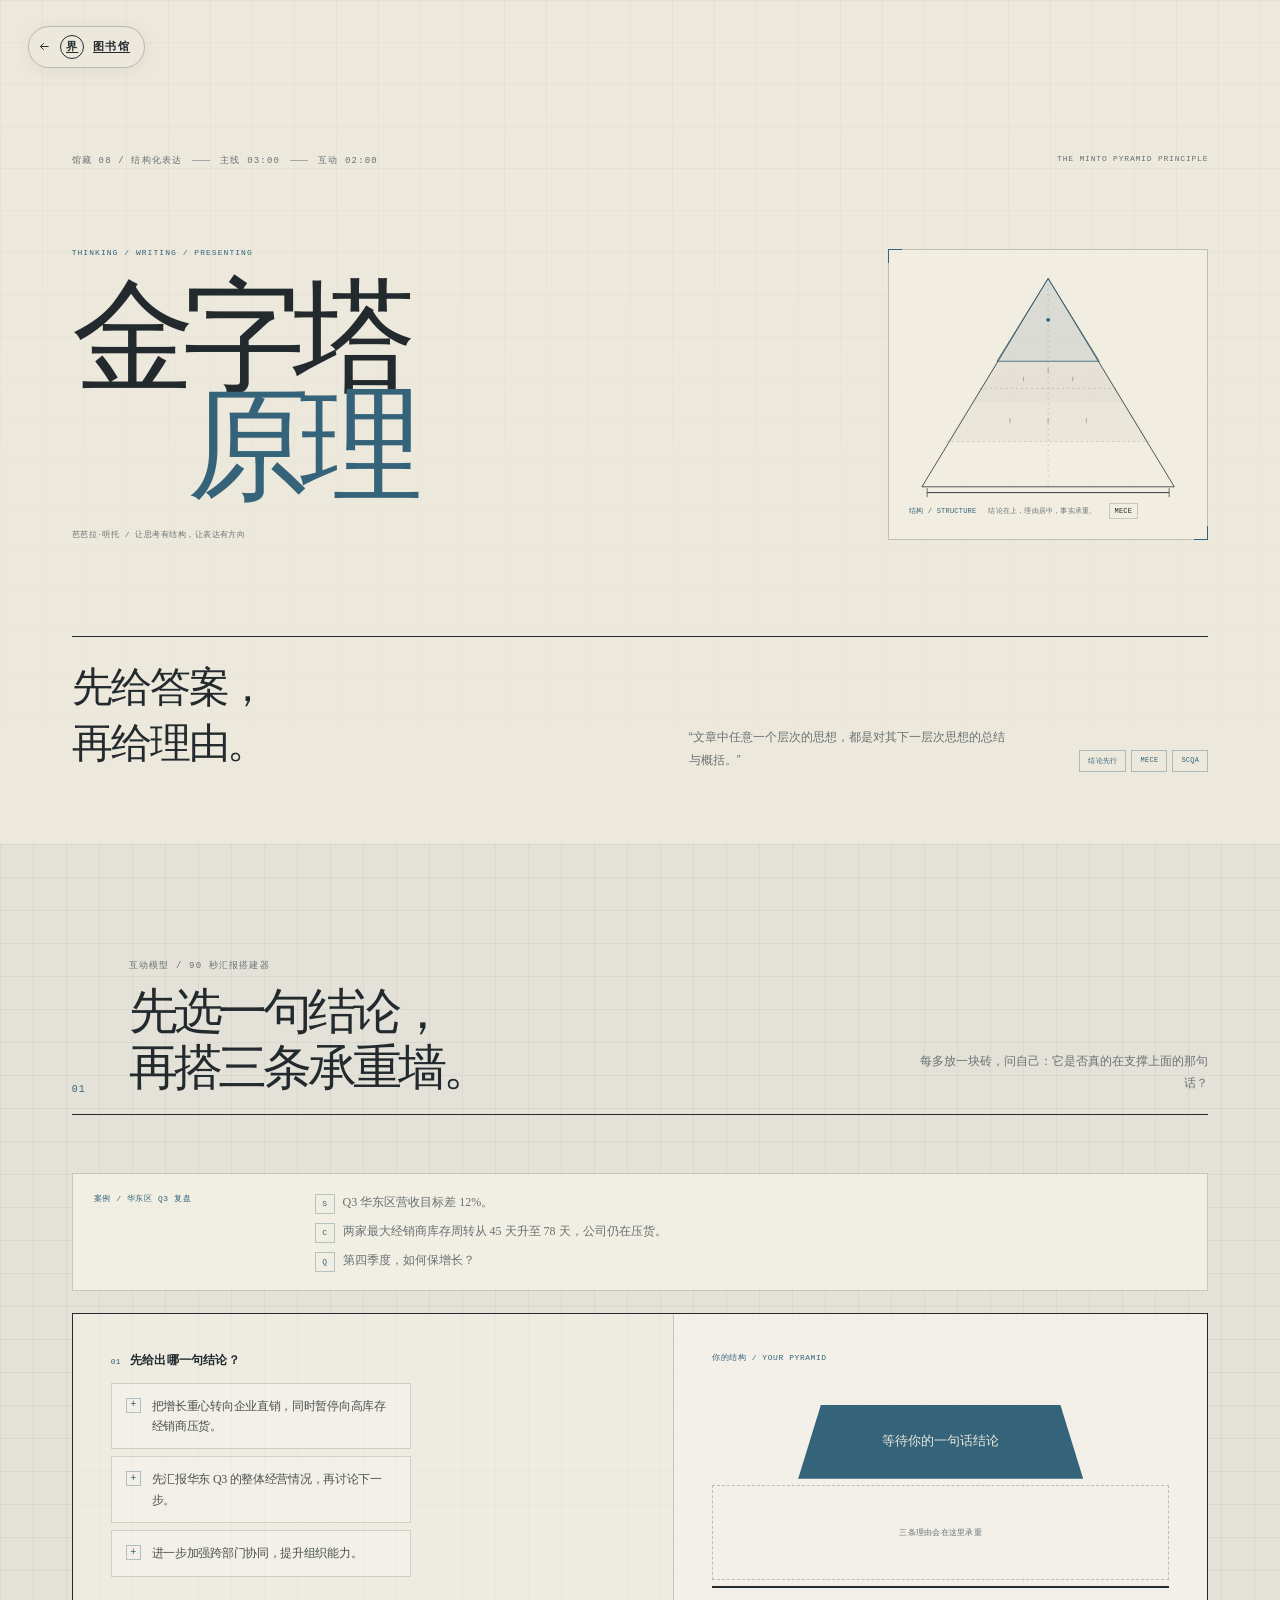
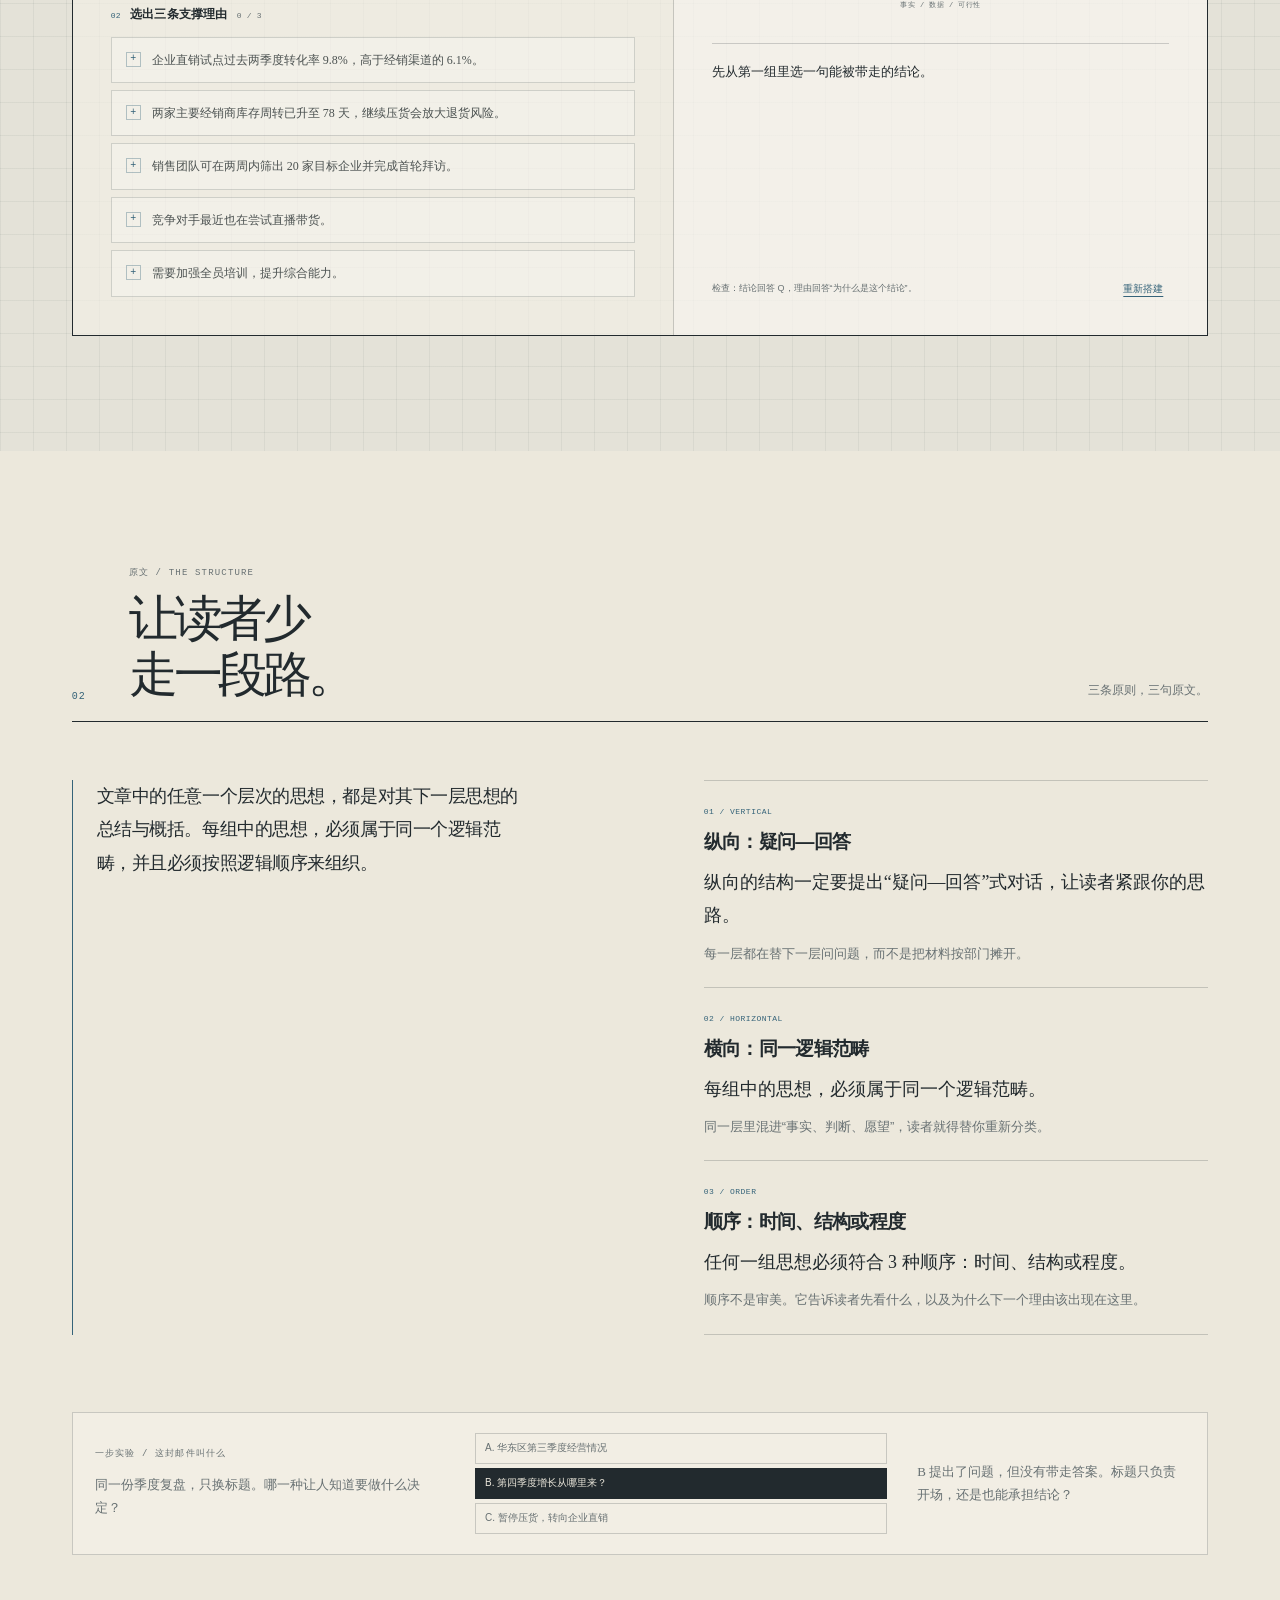
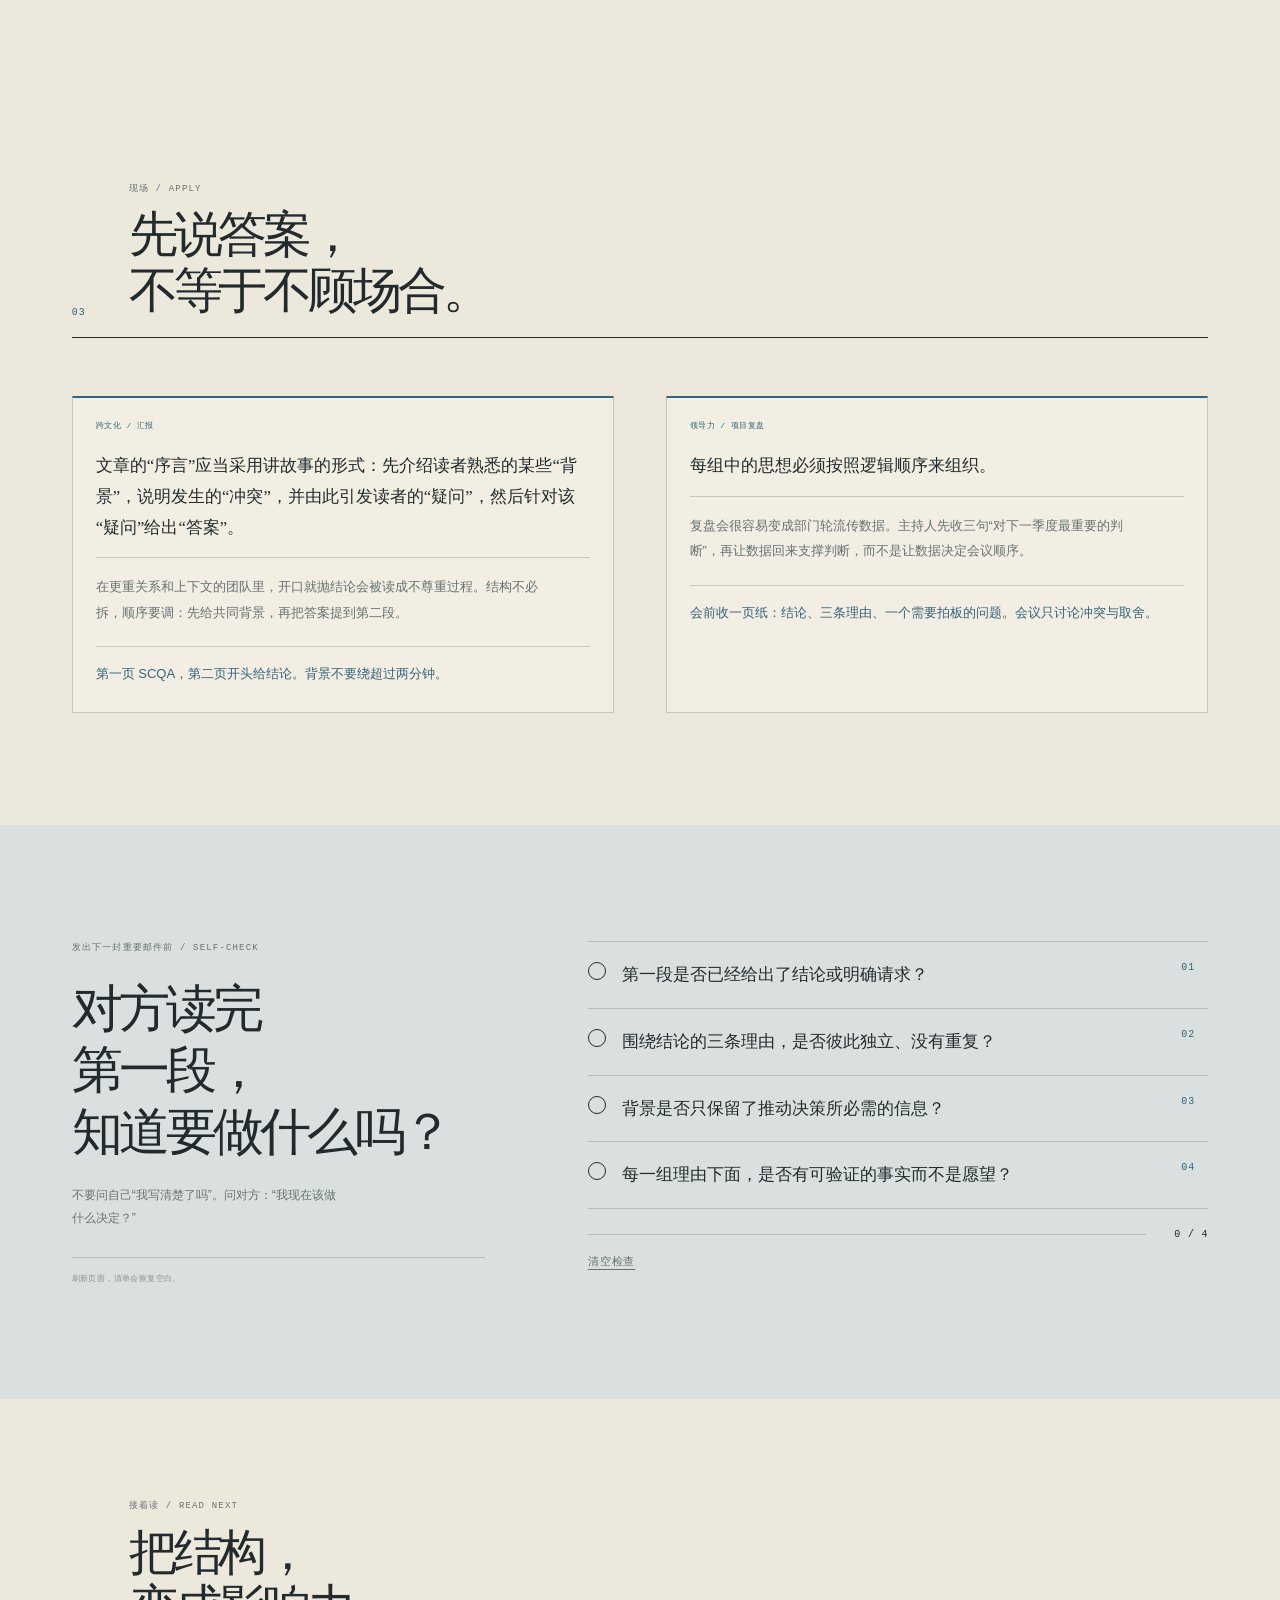
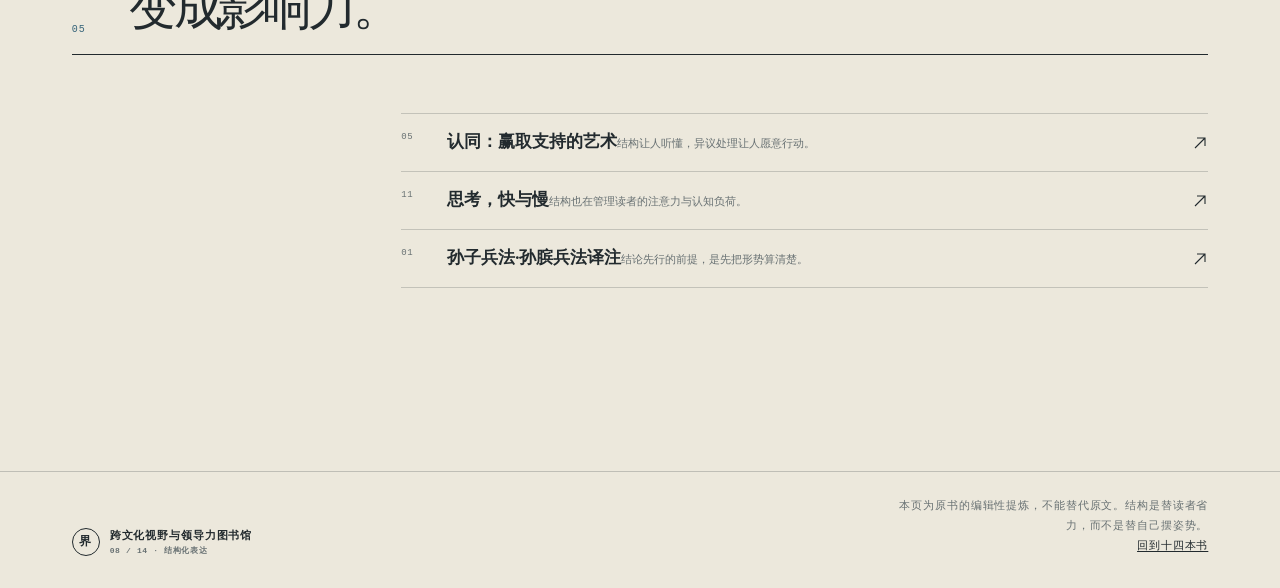
<file: books/pyramid.html>
<!doctype html>
<html lang="zh-CN">
<head>
  <meta charset="utf-8">
  <meta name="viewport" content="width=device-width, initial-scale=1">
  <meta name="theme-color" content="#ece8dc">
  <meta name="description" content="三分钟读透《金字塔原理》：先给答案，再给理由。用 90 秒汇报搭建器，练习结论先行、MECE 分组与 SCQA。">
  <title>金字塔原理 — 先给答案，再给理由 | 跨文化视野与领导力图书馆</title>
  <link rel="icon" href="../assets/favicon.svg" type="image/svg+xml">
  <link rel="stylesheet" href="../assets/css/base.css">
  <link rel="stylesheet" href="../assets/css/book-base.css">
  <link rel="stylesheet" href="../assets/css/book-pyramid.css">
  <script>document.documentElement.classList.add("js");</script>
</head>
<body class="book-page py-page">
  <a class="skip-link" href="#main">跳到正文</a>
  <a class="hub-return" href="../index.html" aria-label="返回图书馆首页">
    <svg class="hub-return__arrow" viewBox="0 0 16 16" fill="none" stroke="currentColor" stroke-width="1.2" aria-hidden="true"><path d="M13 8H3M7 4 3 8l4 4"/></svg>
    <span class="hub-return__mark" aria-hidden="true">界</span>
    <span>图书馆</span>
  </a>

  <main id="main">
    <header class="py-hero">
      <div class="py-blueprint" aria-hidden="true"></div>
      <div class="book-wrap">
        <div class="py-hero__meta">
          <p class="page-kicker"><span>馆藏 08 / 结构化表达</span><span>主线 03:00</span><span>互动 02:00</span></p>
          <p>THE MINTO PYRAMID PRINCIPLE</p>
        </div>

        <div class="py-hero__main">
          <div class="py-hero__title" data-reveal>
            <p class="py-overline">THINKING / WRITING / PRESENTING</p>
            <h1>金字塔<br><em>原理</em></h1>
            <p class="py-author">芭芭拉·明托 / 让思考有结构，让表达有方向</p>
          </div>

          <figure class="py-diagram" data-reveal style="--reveal-delay:140ms">
            <svg viewBox="0 0 430 360" fill="none" role="img" aria-label="金字塔结构示意图：上方是结论，中部是三条并列理由，底部是事实与数据">
              <path d="M215 13 410 335H20L215 13Z" stroke="currentColor" stroke-width="1.2"></path>
              <path d="M215 13v322M109 183h212M58 265h314" stroke="currentColor" stroke-width=".8" opacity=".34" stroke-dasharray="3 5"></path>
              <path class="py-diagram__top" d="M215 13 294 141H136L215 13Z" fill="var(--accent)" fill-opacity=".13" stroke="var(--accent)" stroke-width="1.3"></path>
              <path class="py-diagram__mid" d="M136 141h158l39 64H97l39-64Z" fill="currentColor" fill-opacity=".06"></path>
              <path class="py-diagram__base" d="M97 205h236l39 60H58l39-60Z" fill="currentColor" fill-opacity=".035"></path>
              <path d="M215 159v-8M177 172v-7M253 172v-7M156 237v-8M215 237v-8M274 237v-8" stroke="currentColor" stroke-width="1" opacity=".5"></path>
              <circle cx="215" cy="77" r="3" fill="var(--accent)"></circle>
              <path d="M28 344h374" stroke="currentColor" stroke-width="1.4"></path>
              <path d="M28 337v14M402 337v14" stroke="currentColor" stroke-width="1"></path>
            </svg>
            <figcaption><span>结构 / STRUCTURE</span>结论在上，理由居中，事实承重。<b>MECE</b></figcaption>
          </figure>
        </div>

        <div class="py-hero__bottom" data-reveal style="--reveal-delay:220ms">
          <p>先给答案，<br>再给理由。</p>
          <p class="py-intro">“文章中任意一个层次的思想，都是对其下一层次思想的总结与概括。”</p>
          <div class="py-hero__tags"><span>结论先行</span><span>MECE</span><span>SCQA</span></div>
        </div>
      </div>
    </header>

    <section class="py-builder-section" aria-labelledby="builder-title">
      <div class="book-wrap">
        <div class="py-section-head" data-reveal>
          <span class="py-index">01</span>
          <div>
            <p class="page-kicker"><span>互动模型 / 90 秒汇报搭建器</span></p>
            <h2 id="builder-title">先选一句结论，<br>再搭三条承重墙。</h2>
          </div>
          <p>每多放一块砖，问自己：它是否真的在支撑上面的那句话？</p>
        </div>

        <div class="py-case" data-reveal>
          <p class="py-case__label">案例 / 华东区 Q3 复盘</p>
          <div class="py-scqa">
            <p><span>S</span>Q3 华东区营收目标差 12%。</p>
            <p><span>C</span>两家最大经销商库存周转从 45 天升至 78 天，公司仍在压货。</p>
            <p><span>Q</span>第四季度，如何保增长？</p>
          </div>
        </div>

        <div class="py-builder" data-model="pyramid-builder" data-reveal>
          <div class="py-controls">
            <fieldset class="py-step">
              <legend><span>01</span>先给出哪一句结论？</legend>
              <div class="py-lead-options">
                <button type="button" class="py-choice py-lead" data-lead="direct" data-ok="true" aria-pressed="false">把增长重心转向企业直销，同时暂停向高库存经销商压货。</button>
                <button type="button" class="py-choice py-lead" data-lead="report" data-ok="false" aria-pressed="false">先汇报华东 Q3 的整体经营情况，再讨论下一步。</button>
                <button type="button" class="py-choice py-lead" data-lead="abstract" data-ok="false" aria-pressed="false">进一步加强跨部门协同，提升组织能力。</button>
              </div>
            </fieldset>

            <fieldset class="py-step">
              <legend><span>02</span>选出三条支撑理由 <em data-pb-count>0 / 3</em></legend>
              <div class="py-support-options">
                <button type="button" class="py-choice py-support" data-support="demand" data-ok="true" aria-pressed="false">企业直销试点过去两季度转化率 9.8%，高于经销渠道的 6.1%。</button>
                <button type="button" class="py-choice py-support" data-support="inventory" data-ok="true" aria-pressed="false">两家主要经销商库存周转已升至 78 天，继续压货会放大退货风险。</button>
                <button type="button" class="py-choice py-support" data-support="feasibility" data-ok="true" aria-pressed="false">销售团队可在两周内筛出 20 家目标企业并完成首轮拜访。</button>
                <button type="button" class="py-choice py-support" data-support="competitor" data-ok="false" aria-pressed="false">竞争对手最近也在尝试直播带货。</button>
                <button type="button" class="py-choice py-support" data-support="training" data-ok="false" aria-pressed="false">需要加强全员培训，提升综合能力。</button>
              </div>
            </fieldset>
          </div>

          <aside class="py-output">
            <p class="py-output__label">你的结构 / YOUR PYRAMID</p>
            <div class="py-pyramid">
              <div class="py-pyramid__top" data-pb-top>等待你的一句话结论</div>
              <div class="py-pyramid__supports" data-pb-supports>
                <span class="py-pyramid__empty">三条理由会在这里承重</span>
              </div>
              <div class="py-pyramid__base">事实 / 数据 / 可行性</div>
            </div>
            <p class="py-feedback" data-pb-feedback aria-live="polite">先从第一组里选一句能被带走的结论。</p>
            <div class="py-output__foot">
              <span class="py-check-label">检查：结论回答 Q，理由回答“为什么是这个结论”。</span>
              <button type="button" class="py-reset" data-pb-reset>重新搭建</button>
            </div>
          </aside>
        </div>
      </div>
    </section>

    <section class="py-essence" aria-labelledby="essence-title">
      <div class="book-wrap">
        <div class="py-section-head" data-reveal>
          <span class="py-index">02</span>
          <div>
            <p class="page-kicker"><span>原文 / THE STRUCTURE</span></p>
            <h2 id="essence-title">让读者少<br>走一段路。</h2>
          </div>
          <p>三条原则，三句原文。</p>
        </div>

        <div class="py-essence__grid">
          <blockquote class="py-lead py-quote" data-reveal>
            文章中的任意一个层次的思想，都是对其下一层思想的总结与概括。每组中的思想，必须属于同一个逻辑范畴，并且必须按照逻辑顺序来组织。
          </blockquote>

          <div class="py-principles">
            <article data-reveal><span>01 / VERTICAL</span><h3>纵向：疑问—回答</h3><blockquote class="py-quote">纵向的结构一定要提出“疑问—回答”式对话，让读者紧跟你的思路。</blockquote><p class="py-source-note">每一层都在替下一层问问题，而不是把材料按部门摊开。</p></article>
            <article data-reveal><span>02 / HORIZONTAL</span><h3>横向：同一逻辑范畴</h3><blockquote class="py-quote">每组中的思想，必须属于同一个逻辑范畴。</blockquote><p class="py-source-note">同一层里混进“事实、判断、愿望”，读者就得替你重新分类。</p></article>
            <article data-reveal><span>03 / ORDER</span><h3>顺序：时间、结构或程度</h3><blockquote class="py-quote">任何一组思想必须符合 3 种顺序：时间、结构或程度。</blockquote><p class="py-source-note">顺序不是审美。它告诉读者先看什么，以及为什么下一个理由该出现在这里。</p></article>
          </div>

          <div class="py-title-lab" data-model="pyramid-title" data-reveal>
            <div class="py-title-lab__head">
              <p class="page-kicker"><span>一步实验 / 这封邮件叫什么</span></p>
              <p>同一份季度复盘，只换标题。哪一种让人知道要做什么决定？</p>
            </div>
            <div class="py-title-lab__choices" role="group" aria-label="选择最像结论的标题">
              <button type="button" data-title-choice="topic" aria-pressed="false">A. 华东区第三季度经营情况</button>
              <button type="button" data-title-choice="question" aria-pressed="true">B. 第四季度增长从哪里来？</button>
              <button type="button" data-title-choice="answer" aria-pressed="false">C. 暂停压货，转向企业直销</button>
            </div>
            <p class="py-title-lab__out" aria-live="polite" data-title-out>B 提出了问题，但没有带走答案。标题只负责开场，还是也能承担结论？</p>
            <p class="live-note" aria-live="polite" data-title-live></p>
          </div>
        </div>
      </div>
    </section>

    <section class="py-apps" aria-labelledby="apps-title">
      <div class="book-wrap">
        <div class="py-section-head" data-reveal>
          <span class="py-index">03</span>
          <div>
            <p class="page-kicker"><span>现场 / APPLY</span></p>
            <h2 id="apps-title">先说答案，<br>不等于不顾场合。</h2>
          </div>
        </div>

        <div class="py-app-grid">
          <article data-reveal>
            <p class="py-app-label">跨文化 / 汇报</p>
            <blockquote class="py-quote">文章的“序言”应当采用讲故事的形式：先介绍读者熟悉的某些“背景”，说明发生的“冲突”，并由此引发读者的“疑问”，然后针对该“疑问”给出“答案”。</blockquote>
            <p>在更重关系和上下文的团队里，开口就抛结论会被读成不尊重过程。结构不必拆，顺序要调：先给共同背景，再把答案提到第二段。</p>
            <p class="py-app-action">第一页 SCQA，第二页开头给结论。背景不要绕超过两分钟。</p>
          </article>
          <article data-reveal>
            <p class="py-app-label">领导力 / 项目复盘</p>
            <blockquote class="py-quote">每组中的思想必须按照逻辑顺序来组织。</blockquote>
            <p>复盘会很容易变成部门轮流传数据。主持人先收三句“对下一季度最重要的判断”，再让数据回来支撑判断，而不是让数据决定会议顺序。</p>
            <p class="py-app-action">会前收一页纸：结论、三条理由、一个需要拍板的问题。会议只讨论冲突与取舍。</p>
          </article>
        </div>
      </div>
    </section>

    <section class="py-check" aria-labelledby="check-title">
      <div class="book-wrap py-check__grid">
        <div class="py-check__intro" data-reveal>
          <p class="page-kicker"><span>发出下一封重要邮件前 / SELF-CHECK</span></p>
          <h2 id="check-title">对方读完<br>第一段，<br>知道要做什么吗？</h2>
          <p>不要问自己“我写清楚了吗”。问对方：“我现在该做什么决定？”</p>
          <p class="py-check__hint">刷新页面，清单会恢复空白。</p>
        </div>
        <form class="py-checklist" data-fresh data-reveal>
          <div class="action-list">
            <label class="action-item">
              <input type="checkbox" autocomplete="off">
              <span class="action-tick" aria-hidden="true"></span>
              <span class="action-item__text">第一段是否已经给出了结论或明确请求？</span>
              <span class="action-item__index">01</span>
            </label>
            <label class="action-item">
              <input type="checkbox" autocomplete="off">
              <span class="action-tick" aria-hidden="true"></span>
              <span class="action-item__text">围绕结论的三条理由，是否彼此独立、没有重复？</span>
              <span class="action-item__index">02</span>
            </label>
            <label class="action-item">
              <input type="checkbox" autocomplete="off">
              <span class="action-tick" aria-hidden="true"></span>
              <span class="action-item__text">背景是否只保留了推动决策所必需的信息？</span>
              <span class="action-item__index">03</span>
            </label>
            <label class="action-item">
              <input type="checkbox" autocomplete="off">
              <span class="action-tick" aria-hidden="true"></span>
              <span class="action-item__text">每一组理由下面，是否有可验证的事实而不是愿望？</span>
              <span class="action-item__index">04</span>
            </label>
          </div>
          <div class="action-progress">
            <span class="action-track" aria-hidden="true"><span class="action-fill"></span></span>
            <span class="action-count" aria-live="polite">0 / 4</span>
          </div>
          <button type="button" class="action-reset" data-check-reset>清空检查</button>
        </form>
      </div>
    </section>

    <section class="py-next" aria-labelledby="next-title">
      <div class="book-wrap">
        <div class="py-section-head" data-reveal>
          <span class="py-index">05</span>
          <div>
            <p class="page-kicker"><span>接着读 / READ NEXT</span></p>
            <h2 id="next-title">把结构，<br>变成影响力。</h2>
          </div>
        </div>
        <div class="next-reads" data-reveal>
          <a class="next-reads__item" href="buy-in.html">
            <span class="next-reads__no">05</span>
            <span><span class="next-reads__title">认同：赢取支持的艺术</span><span class="next-reads__why">结构让人听懂，异议处理让人愿意行动。</span></span>
            <svg class="next-reads__arrow" viewBox="0 0 16 16" fill="none" stroke="currentColor" stroke-width="1.1" aria-hidden="true"><path d="M3 13 13 3M5 3h8v8"/></svg>
          </a>
          <a class="next-reads__item" href="thinking.html">
            <span class="next-reads__no">11</span>
            <span><span class="next-reads__title">思考，快与慢</span><span class="next-reads__why">结构也在管理读者的注意力与认知负荷。</span></span>
            <svg class="next-reads__arrow" viewBox="0 0 16 16" fill="none" stroke="currentColor" stroke-width="1.1" aria-hidden="true"><path d="M3 13 13 3M5 3h8v8"/></svg>
          </a>
          <a class="next-reads__item" href="sunzi.html">
            <span class="next-reads__no">01</span>
            <span><span class="next-reads__title">孙子兵法·孙膑兵法译注</span><span class="next-reads__why">结论先行的前提，是先把形势算清楚。</span></span>
            <svg class="next-reads__arrow" viewBox="0 0 16 16" fill="none" stroke="currentColor" stroke-width="1.1" aria-hidden="true"><path d="M3 13 13 3M5 3h8v8"/></svg>
          </a>
        </div>
      </div>
    </section>
  </main>

  <footer class="book-footer">
    <div class="book-footer__identity"><span class="book-footer__seal">界</span><span>跨文化视野与领导力图书馆<br><small>08 / 14 · 结构化表达</small></span></div>
    <p class="book-footer__note">本页为原书的编辑性提炼，不能替代原文。结构是替读者省力，而不是替自己摆姿势。<br><a href="../index.html">回到十四本书</a></p>
  </footer>

  <script src="../assets/js/books.js"></script>
</body>
</html>
</file>
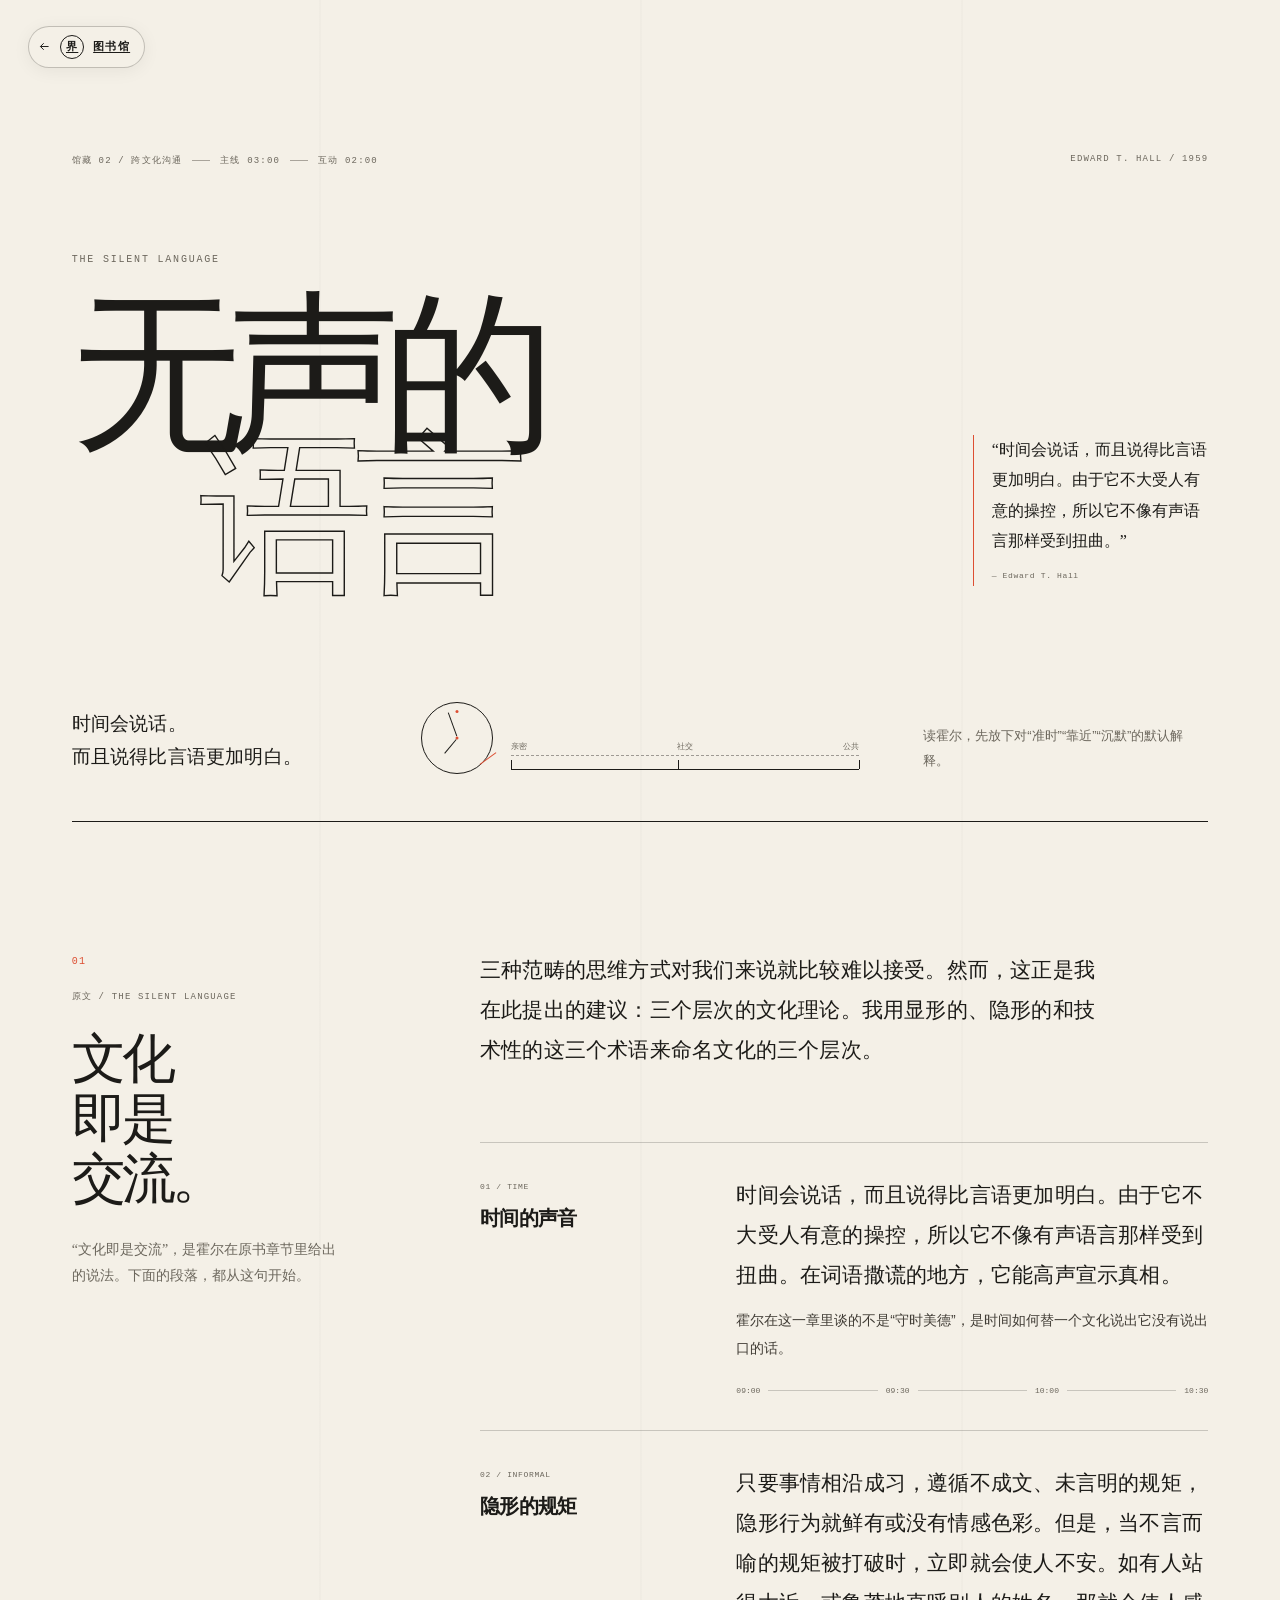
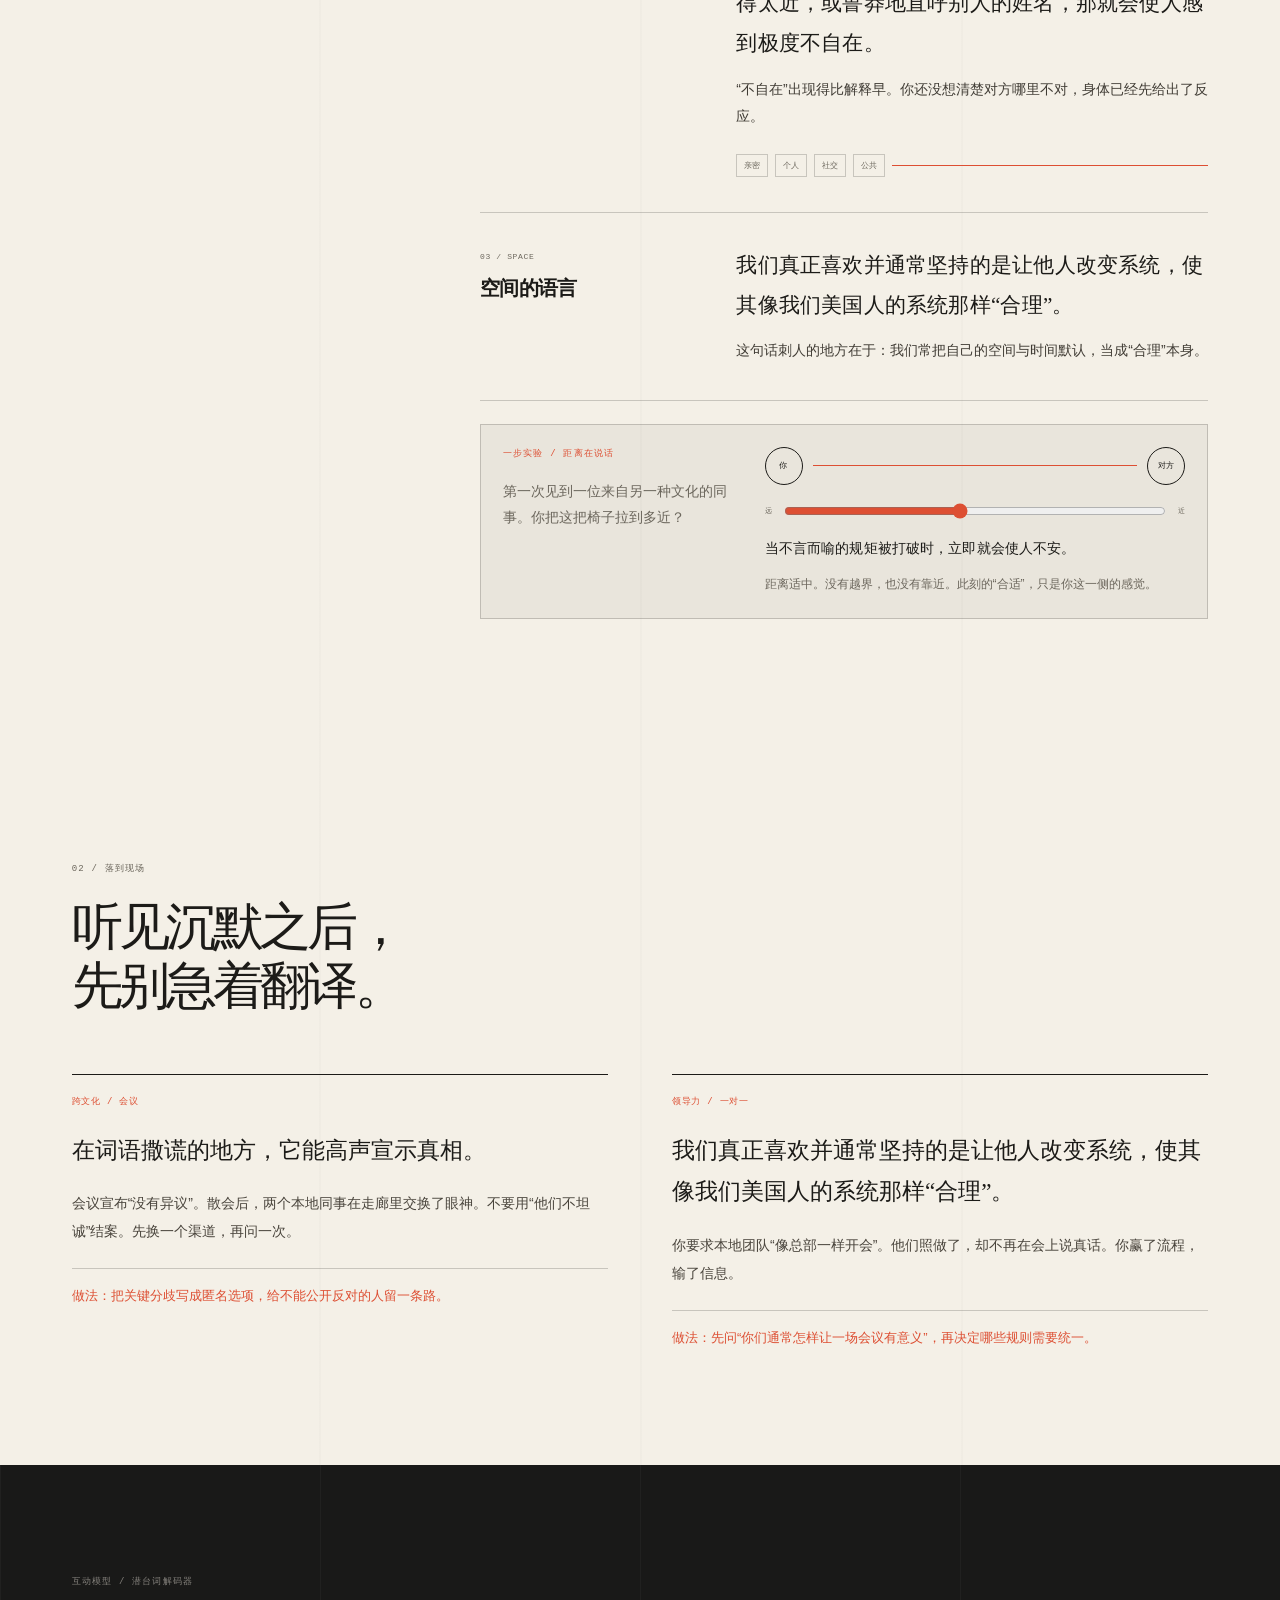
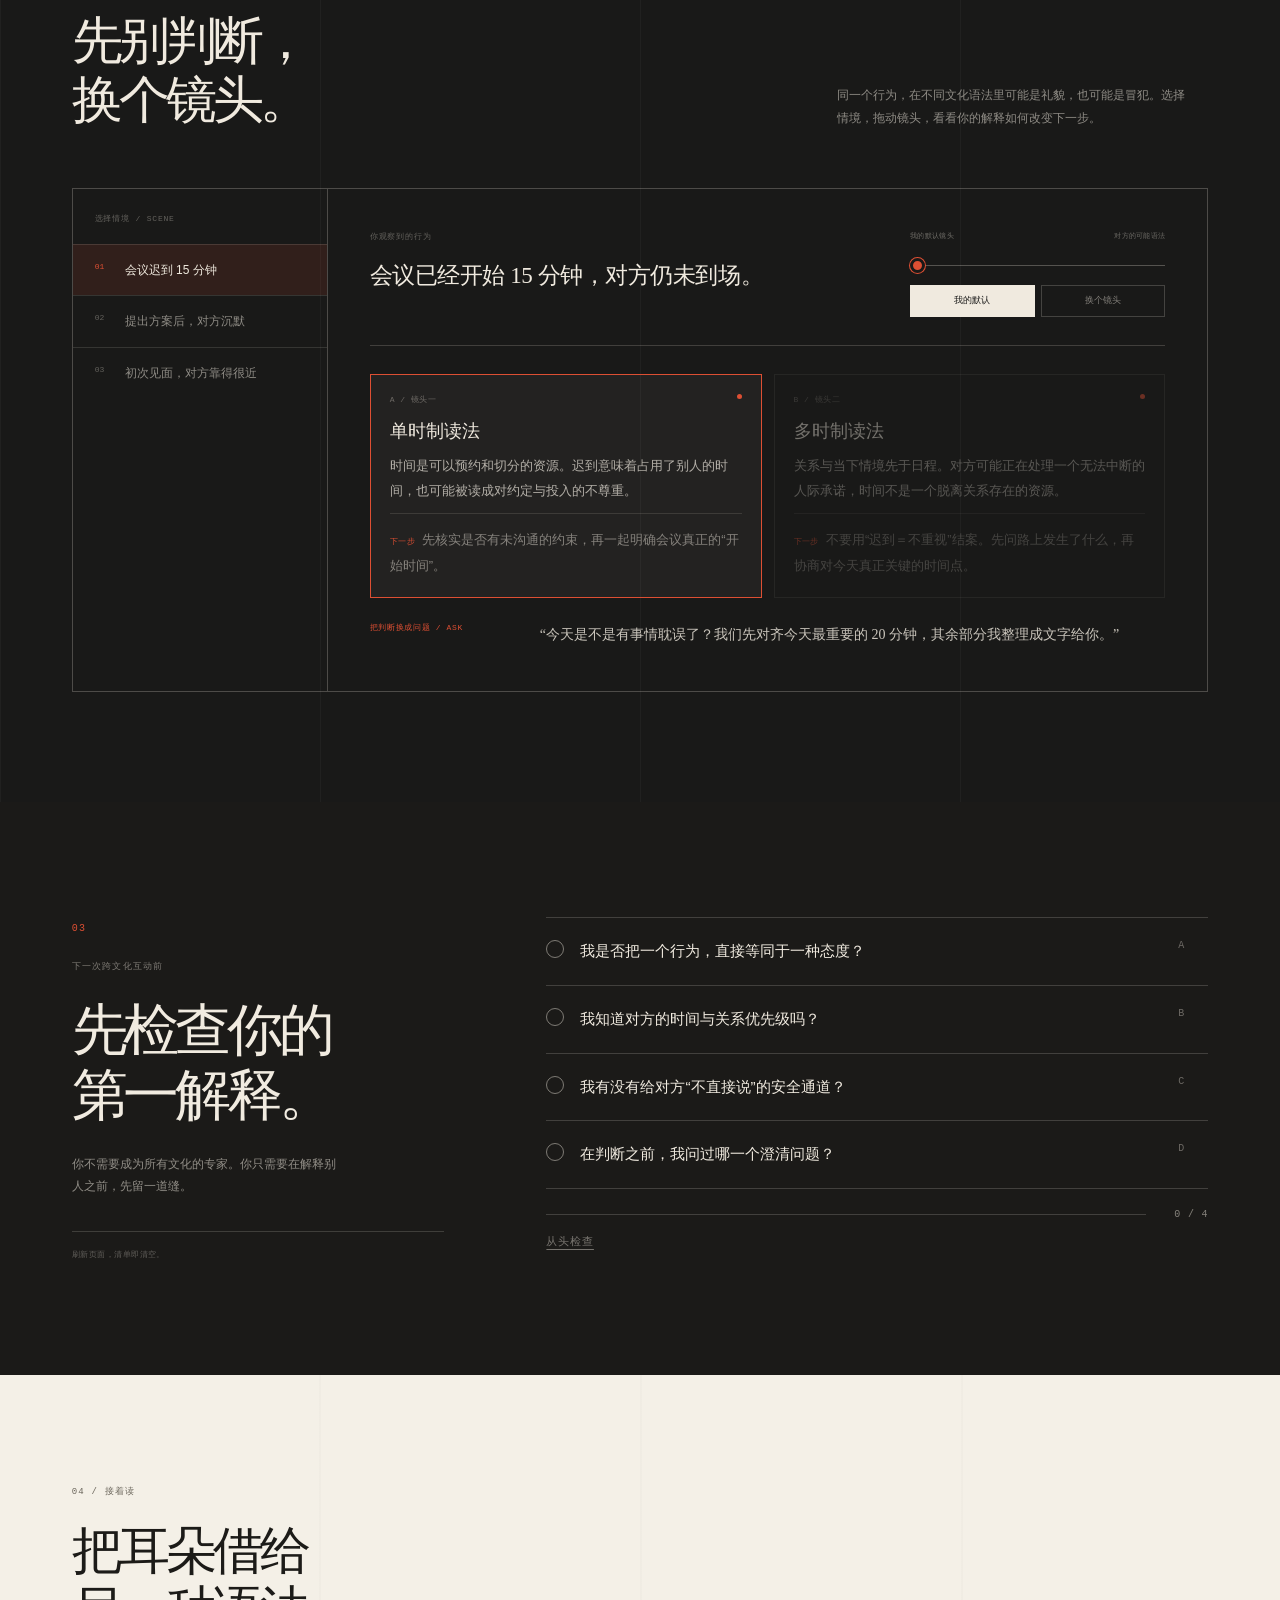
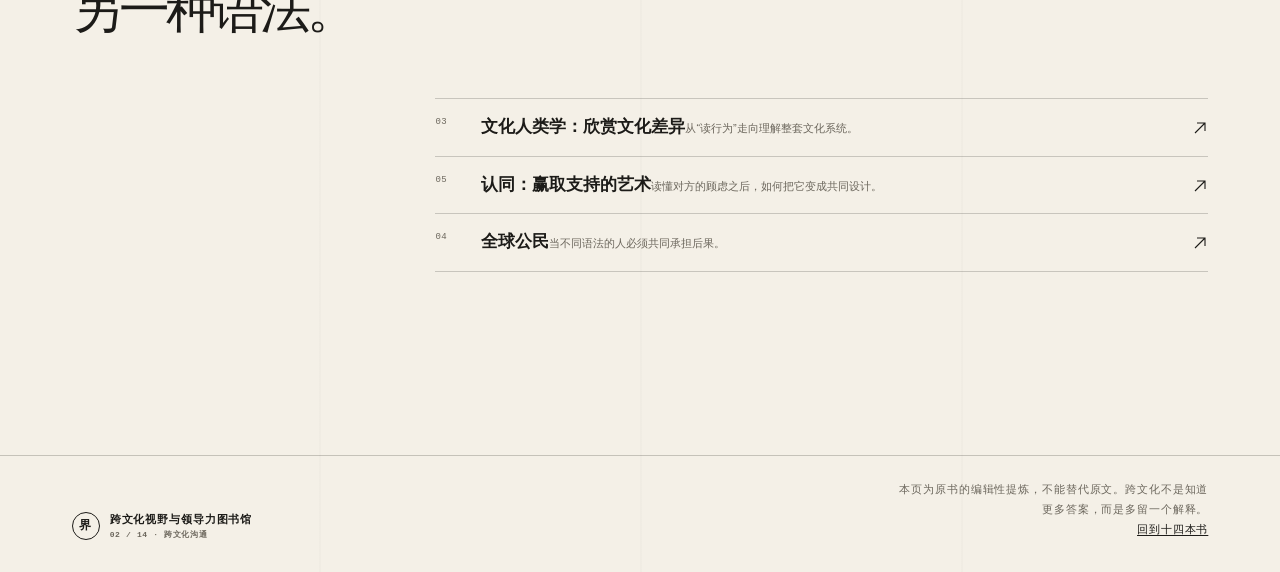
<file: books/silent-language.html>
<!doctype html>
<html lang="zh-CN">
<head>
  <meta charset="utf-8">
  <meta name="viewport" content="width=device-width, initial-scale=1">
  <meta name="theme-color" content="#f4f0e7">
  <link rel="icon" href="../assets/favicon.svg" type="image/svg+xml">
  <meta name="description" content="三分钟读透爱德华·霍尔的《无声的语言》：时间、空间、沉默与语境构成文化的隐藏语法。用一个潜台词解码器，练习不急着下判断。">
  <title>无声的语言 — 真正决定关系的，是未被说出的那部分 | 跨文化视野与领导力图书馆</title>
  <link rel="stylesheet" href="../assets/css/base.css">
  <link rel="stylesheet" href="../assets/css/book-base.css">
  <link rel="stylesheet" href="../assets/css/book-silent.css">
  <script>document.documentElement.classList.add("js");</script>
</head>
<body class="book-page sl-page">
  <a class="skip-link" href="#main">跳到正文</a>
  <a class="hub-return" href="../index.html" aria-label="返回图书馆首页">
    <svg class="hub-return__arrow" viewBox="0 0 16 16" fill="none" stroke="currentColor" stroke-width="1.2" aria-hidden="true"><path d="M13 8H3M7 4 3 8l4 4"/></svg>
    <span class="hub-return__mark" aria-hidden="true">界</span>
    <span>图书馆</span>
  </a>

  <main id="main">
    <header class="sl-hero">
      <div class="book-wrap">
        <div class="sl-hero__meta">
          <p class="page-kicker"><span>馆藏 02 / 跨文化沟通</span><span>主线 03:00</span><span>互动 02:00</span></p>
          <p>EDWARD T. HALL / 1959</p>
        </div>

        <div class="sl-hero__title-grid">
          <div class="sl-hero__title-block" data-reveal>
            <p class="sl-overline">THE SILENT LANGUAGE</p>
            <h1 class="sl-hero__title">
              <span>无声的</span>
              <span class="sl-hero__outline">语言</span>
            </h1>
          </div>
          <div class="sl-hero__quote" data-reveal style="--reveal-delay:120ms">
            <p>“时间会说话，而且说得比言语更加明白。由于它不大受人有意的操控，所以它不像有声语言那样受到扭曲。”</p>
            <span>— Edward T. Hall</span>
          </div>
        </div>

        <div class="sl-hero__base" data-reveal style="--reveal-delay:200ms">
          <p>时间会说话。<br>而且说得比言语更加明白。</p>
          <div class="sl-hero__diagram" aria-hidden="true">
            <div class="sl-clock">
              <span></span><span></span><i></i>
            </div>
            <div class="sl-distance">
              <span>亲密</span><span>社交</span><span>公共</span>
              <i></i><i></i><i></i>
            </div>
          </div>
          <p class="sl-hero__intro">读霍尔，先放下对“准时”“靠近”“沉默”的默认解释。</p>
        </div>
      </div>
    </header>

    <section class="sl-essence" aria-labelledby="essence-title">
      <div class="book-wrap sl-essence__layout">
        <aside class="sl-essence__label" data-reveal>
          <span class="sl-index">01</span>
          <p class="page-kicker"><span>原文 / THE SILENT LANGUAGE</span></p>
          <h2 id="essence-title">文化<br>即是<br>交流。</h2>
          <p>“文化即是交流”，是霍尔在原书章节里给出的说法。下面的段落，都从这句开始。</p>
        </aside>

        <div class="sl-essence__body">
          <blockquote class="sl-lead sl-quote" data-reveal>
            三种范畴的思维方式对我们来说就比较难以接受。然而，这正是我在此提出的建议：三个层次的文化理论。我用显形的、隐形的和技术性的这三个术语来命名文化的三个层次。
          </blockquote>

          <article class="sl-dimension" data-reveal>
            <header><span>01 / TIME</span><h3>时间的声音</h3></header>
            <div class="sl-dimension__copy">
              <blockquote class="sl-quote">时间会说话，而且说得比言语更加明白。由于它不大受人有意的操控，所以它不像有声语言那样受到扭曲。在词语撒谎的地方，它能高声宣示真相。</blockquote>
              <p class="sl-source-note">霍尔在这一章里谈的不是“守时美德”，是时间如何替一个文化说出它没有说出口的话。</p>
            </div>
            <div class="sl-time-axis" aria-hidden="true">
              <span>09:00</span><i></i><span>09:30</span><i></i><span>10:00</span><i></i><span>10:30</span>
            </div>
          </article>

          <article class="sl-dimension" data-reveal>
            <header><span>02 / INFORMAL</span><h3>隐形的规矩</h3></header>
            <div class="sl-dimension__copy">
              <blockquote class="sl-quote">只要事情相沿成习，遵循不成文、未言明的规矩，隐形行为就鲜有或没有情感色彩。但是，当不言而喻的规矩被打破时，立即就会使人不安。如有人站得太近，或鲁莽地直呼别人的姓名，那就会使人感到极度不自在。</blockquote>
              <p class="sl-source-note">“不自在”出现得比解释早。你还没想清楚对方哪里不对，身体已经先给出了反应。</p>
            </div>
            <div class="sl-proxemics" aria-hidden="true"><span>亲密</span><span>个人</span><span>社交</span><span>公共</span><i></i></div>
          </article>

          <article class="sl-dimension" data-reveal>
            <header><span>03 / SPACE</span><h3>空间的语言</h3></header>
            <div class="sl-dimension__copy">
              <blockquote class="sl-quote">我们真正喜欢并通常坚持的是让他人改变系统，使其像我们美国人的系统那样“合理”。</blockquote>
              <p class="sl-source-note">这句话刺人的地方在于：我们常把自己的空间与时间默认，当成“合理”本身。</p>
            </div>
          </article>

          <div class="sl-space-lab" data-model="hall-distance" data-reveal>
            <div class="sl-space-lab__copy">
              <p class="page-kicker"><span>一步实验 / 距离在说话</span></p>
              <p>第一次见到一位来自另一种文化的同事。你把这把椅子拉到多近？</p>
            </div>
            <div class="sl-space-lab__stage">
              <div class="sl-space-lab__chairs" aria-hidden="true"><span>你</span><i></i><span>对方</span></div>
              <label class="sl-space-lab__range">
                <span>远</span>
                <input type="range" min="0" max="100" value="46" step="1" data-hall-distance aria-label="调节两人的距离">
                <span>近</span>
              </label>
              <blockquote class="sl-quote" data-hall-quote>当不言而喻的规矩被打破时，立即就会使人不安。</blockquote>
              <p class="sl-source-note" data-hall-note>此刻没有越界，也没有靠近。距离刚好落在双方都不必解释的地方。</p>
              <p class="live-note" aria-live="polite" data-hall-live></p>
            </div>
          </div>
        </div>
      </div>
    </section>

    <section class="sl-apps" aria-labelledby="apps-title">
      <div class="book-wrap">
        <div class="sl-section-head" data-reveal>
          <p class="page-kicker"><span>02 / 落到现场</span></p>
          <h2 id="apps-title">听见沉默之后，<br>先别急着翻译。</h2>
        </div>
        <div class="sl-app-cases">
          <article data-reveal>
            <p class="sl-case-label">跨文化 / 会议</p>
            <blockquote class="sl-case-quote">在词语撒谎的地方，它能高声宣示真相。</blockquote>
            <p>会议宣布“没有异议”。散会后，两个本地同事在走廊里交换了眼神。不要用“他们不坦诚”结案。先换一个渠道，再问一次。</p>
            <p class="sl-case-action">做法：把关键分歧写成匿名选项，给不能公开反对的人留一条路。</p>
          </article>
          <article data-reveal>
            <p class="sl-case-label">领导力 / 一对一</p>
            <blockquote class="sl-case-quote">我们真正喜欢并通常坚持的是让他人改变系统，使其像我们美国人的系统那样“合理”。</blockquote>
            <p>你要求本地团队“像总部一样开会”。他们照做了，却不再在会上说真话。你赢了流程，输了信息。</p>
            <p class="sl-case-action">做法：先问“你们通常怎样让一场会议有意义”，再决定哪些规则需要统一。</p>
          </article>
        </div>
      </div>
    </section>

    <section class="sl-decoder-section" aria-labelledby="decoder-title">
      <div class="book-wrap">
        <div class="sl-section-head" data-reveal>
          <p class="page-kicker"><span>互动模型 / 潜台词解码器</span></p>
          <h2 id="decoder-title">先别判断，<br>换个镜头。</h2>
          <p>同一个行为，在不同文化语法里可能是礼貌，也可能是冒犯。选择情境，拖动镜头，看看你的解释如何改变下一步。</p>
        </div>

        <div class="sl-decoder" data-model="silent-decoder" data-reveal>
          <div class="sl-scenes" role="group" aria-label="选择跨文化情境">
            <p class="sl-scenes__label">选择情境 / SCENE</p>
            <button type="button" class="sl-scene" data-scene="late" aria-pressed="true"><span>01</span>会议迟到 15 分钟</button>
            <button type="button" class="sl-scene" data-scene="silence" aria-pressed="false"><span>02</span>提出方案后，对方沉默</button>
            <button type="button" class="sl-scene" data-scene="distance" aria-pressed="false"><span>03</span>初次见面，对方靠得很近</button>
          </div>

          <div class="sl-stage">
            <div class="sl-stage__top">
              <div>
                <p class="sl-stage__label">你观察到的行为</p>
                <p class="sl-behavior" data-decoder-behavior>会议已经开始 15 分钟，对方仍未到场。</p>
              </div>
              <div class="sl-lens-control" aria-label="切换文化解释镜头">
                <div class="sl-lens-labels" aria-hidden="true"><span>我的默认镜头</span><span>对方的可能语法</span></div>
                <input class="sl-range decoder-range" type="range" min="0" max="100" value="0" step="1" aria-label="在两种文化解释之间切换">
                <div class="sl-lens-buttons">
                  <button type="button" data-lens="0" aria-pressed="true">我的默认</button>
                  <button type="button" data-lens="100" aria-pressed="false">换个镜头</button>
                </div>
              </div>
            </div>

            <div class="sl-readings">
              <article class="sl-reading is-current" data-reading="a">
                <div class="sl-reading__head"><span>A / 镜头一</span><span class="sl-signal"></span></div>
                <h3 data-decoder-a-title>单时制读法</h3>
                <p data-decoder-a-text>时间是可以预约和切分的资源。迟到意味着占用了别人的时间，也可能被读成对约定与投入的不尊重。</p>
                <p class="sl-reading__next" data-decoder-a-next><span>下一步</span>先核实是否有未沟通的约束，再一起明确会议真正的“开始时间”。</p>
              </article>
              <article class="sl-reading" data-reading="b">
                <div class="sl-reading__head"><span>B / 镜头二</span><span class="sl-signal"></span></div>
                <h3 data-decoder-b-title>多时制读法</h3>
                <p data-decoder-b-text>关系与当下情境先于日程。对方可能正在处理一个无法中断的人际承诺，时间不是一个脱离关系存在的资源。</p>
                <p class="sl-reading__next" data-decoder-b-next><span>下一步</span>不要用“迟到＝不重视”结案。先问路上发生了什么，再协商对今天真正关键的时间点。</p>
              </article>
            </div>

            <div class="sl-clarify">
              <span>把判断换成问题 / ASK</span>
              <p data-decoder-question>“今天是不是有事情耽误了？我们先对齐今天最重要的 20 分钟，其余部分我整理成文字给你。”</p>
            </div>
            <p class="live-note" aria-live="polite" data-decoder-live></p>
          </div>
        </div>
      </div>
    </section>

    <section class="sl-check" aria-labelledby="check-title">
      <div class="book-wrap sl-check__grid">
        <div class="sl-check__intro" data-reveal>
          <span class="sl-index">03</span>
          <p class="page-kicker"><span>下一次跨文化互动前</span></p>
          <h2 id="check-title">先检查你的<br>第一解释。</h2>
          <p>你不需要成为所有文化的专家。你只需要在解释别人之前，先留一道缝。</p>
          <p class="sl-check__reset-note">刷新页面，清单即清空。</p>
        </div>
        <form class="sl-checklist" data-fresh data-reveal>
          <div class="action-list">
            <label class="action-item">
              <input type="checkbox" autocomplete="off">
              <span class="action-tick" aria-hidden="true"></span>
              <span class="action-item__text">我是否把一个行为，直接等同于一种态度？</span>
              <span class="action-item__index">A</span>
            </label>
            <label class="action-item">
              <input type="checkbox" autocomplete="off">
              <span class="action-tick" aria-hidden="true"></span>
              <span class="action-item__text">我知道对方的时间与关系优先级吗？</span>
              <span class="action-item__index">B</span>
            </label>
            <label class="action-item">
              <input type="checkbox" autocomplete="off">
              <span class="action-tick" aria-hidden="true"></span>
              <span class="action-item__text">我有没有给对方“不直接说”的安全通道？</span>
              <span class="action-item__index">C</span>
            </label>
            <label class="action-item">
              <input type="checkbox" autocomplete="off">
              <span class="action-tick" aria-hidden="true"></span>
              <span class="action-item__text">在判断之前，我问过哪一个澄清问题？</span>
              <span class="action-item__index">D</span>
            </label>
          </div>
          <div class="action-progress">
            <span class="action-track" aria-hidden="true"><span class="action-fill"></span></span>
            <span class="action-count" aria-live="polite">0 / 4</span>
          </div>
          <button type="button" class="action-reset" data-check-reset>从头检查</button>
        </form>
      </div>
    </section>

    <section class="sl-next" aria-labelledby="next-title">
      <div class="book-wrap">
        <div class="sl-section-head" data-reveal>
          <p class="page-kicker"><span>04 / 接着读</span></p>
          <h2 id="next-title">把耳朵借给<br>另一种语法。</h2>
        </div>
        <div class="next-reads" data-reveal>
          <a class="next-reads__item" href="anthropology.html">
            <span class="next-reads__no">03</span>
            <span><span class="next-reads__title">文化人类学：欣赏文化差异</span><span class="next-reads__why">从“读行为”走向理解整套文化系统。</span></span>
            <svg class="next-reads__arrow" viewBox="0 0 16 16" fill="none" stroke="currentColor" stroke-width="1.1" aria-hidden="true"><path d="M3 13 13 3M5 3h8v8"/></svg>
          </a>
          <a class="next-reads__item" href="buy-in.html">
            <span class="next-reads__no">05</span>
            <span><span class="next-reads__title">认同：赢取支持的艺术</span><span class="next-reads__why">读懂对方的顾虑之后，如何把它变成共同设计。</span></span>
            <svg class="next-reads__arrow" viewBox="0 0 16 16" fill="none" stroke="currentColor" stroke-width="1.1" aria-hidden="true"><path d="M3 13 13 3M5 3h8v8"/></svg>
          </a>
          <a class="next-reads__item" href="global-citizen.html">
            <span class="next-reads__no">04</span>
            <span><span class="next-reads__title">全球公民</span><span class="next-reads__why">当不同语法的人必须共同承担后果。</span></span>
            <svg class="next-reads__arrow" viewBox="0 0 16 16" fill="none" stroke="currentColor" stroke-width="1.1" aria-hidden="true"><path d="M3 13 13 3M5 3h8v8"/></svg>
          </a>
        </div>
      </div>
    </section>
  </main>

  <footer class="book-footer">
    <div class="book-footer__identity"><span class="book-footer__seal">界</span><span>跨文化视野与领导力图书馆<br><small>02 / 14 · 跨文化沟通</small></span></div>
    <p class="book-footer__note">本页为原书的编辑性提炼，不能替代原文。跨文化不是知道更多答案，而是多留一个解释。<br><a href="../index.html">回到十四本书</a></p>
  </footer>

  <script src="../assets/js/books.js"></script>
</body>
</html>
</file>
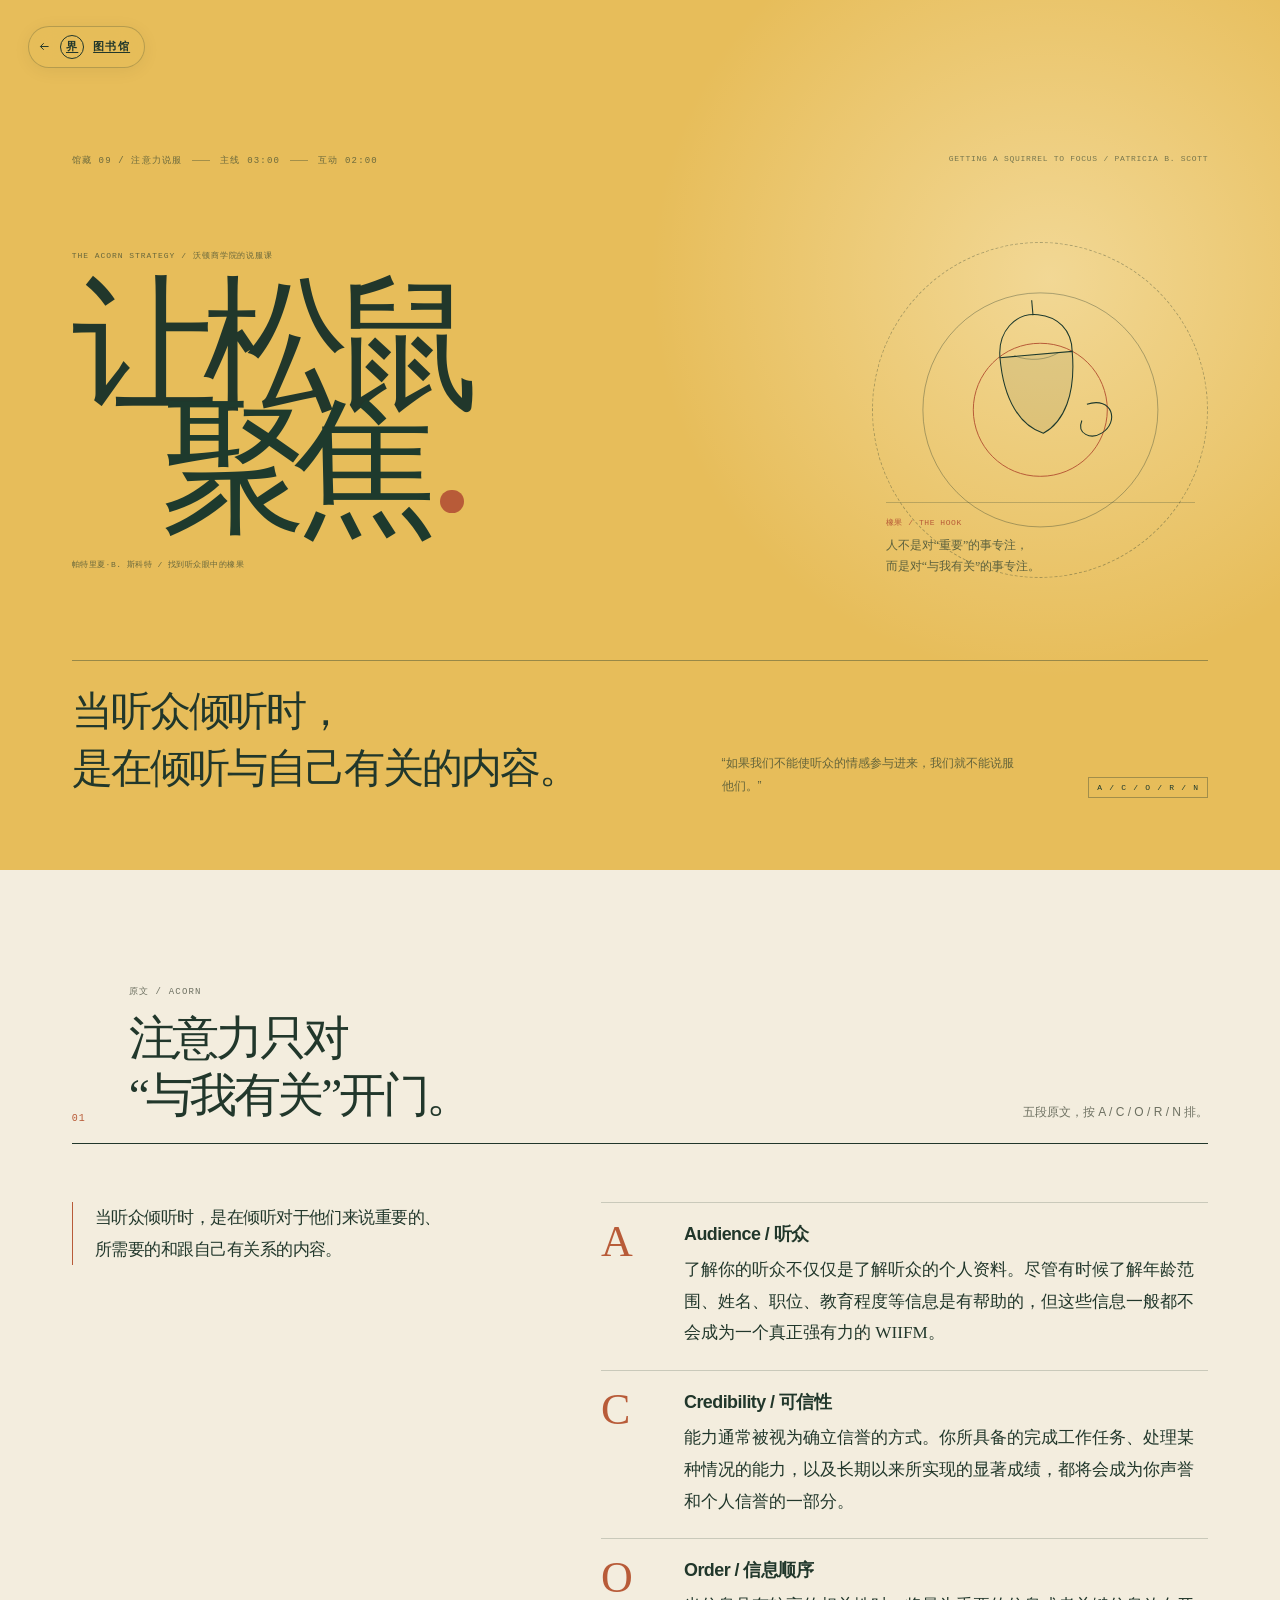
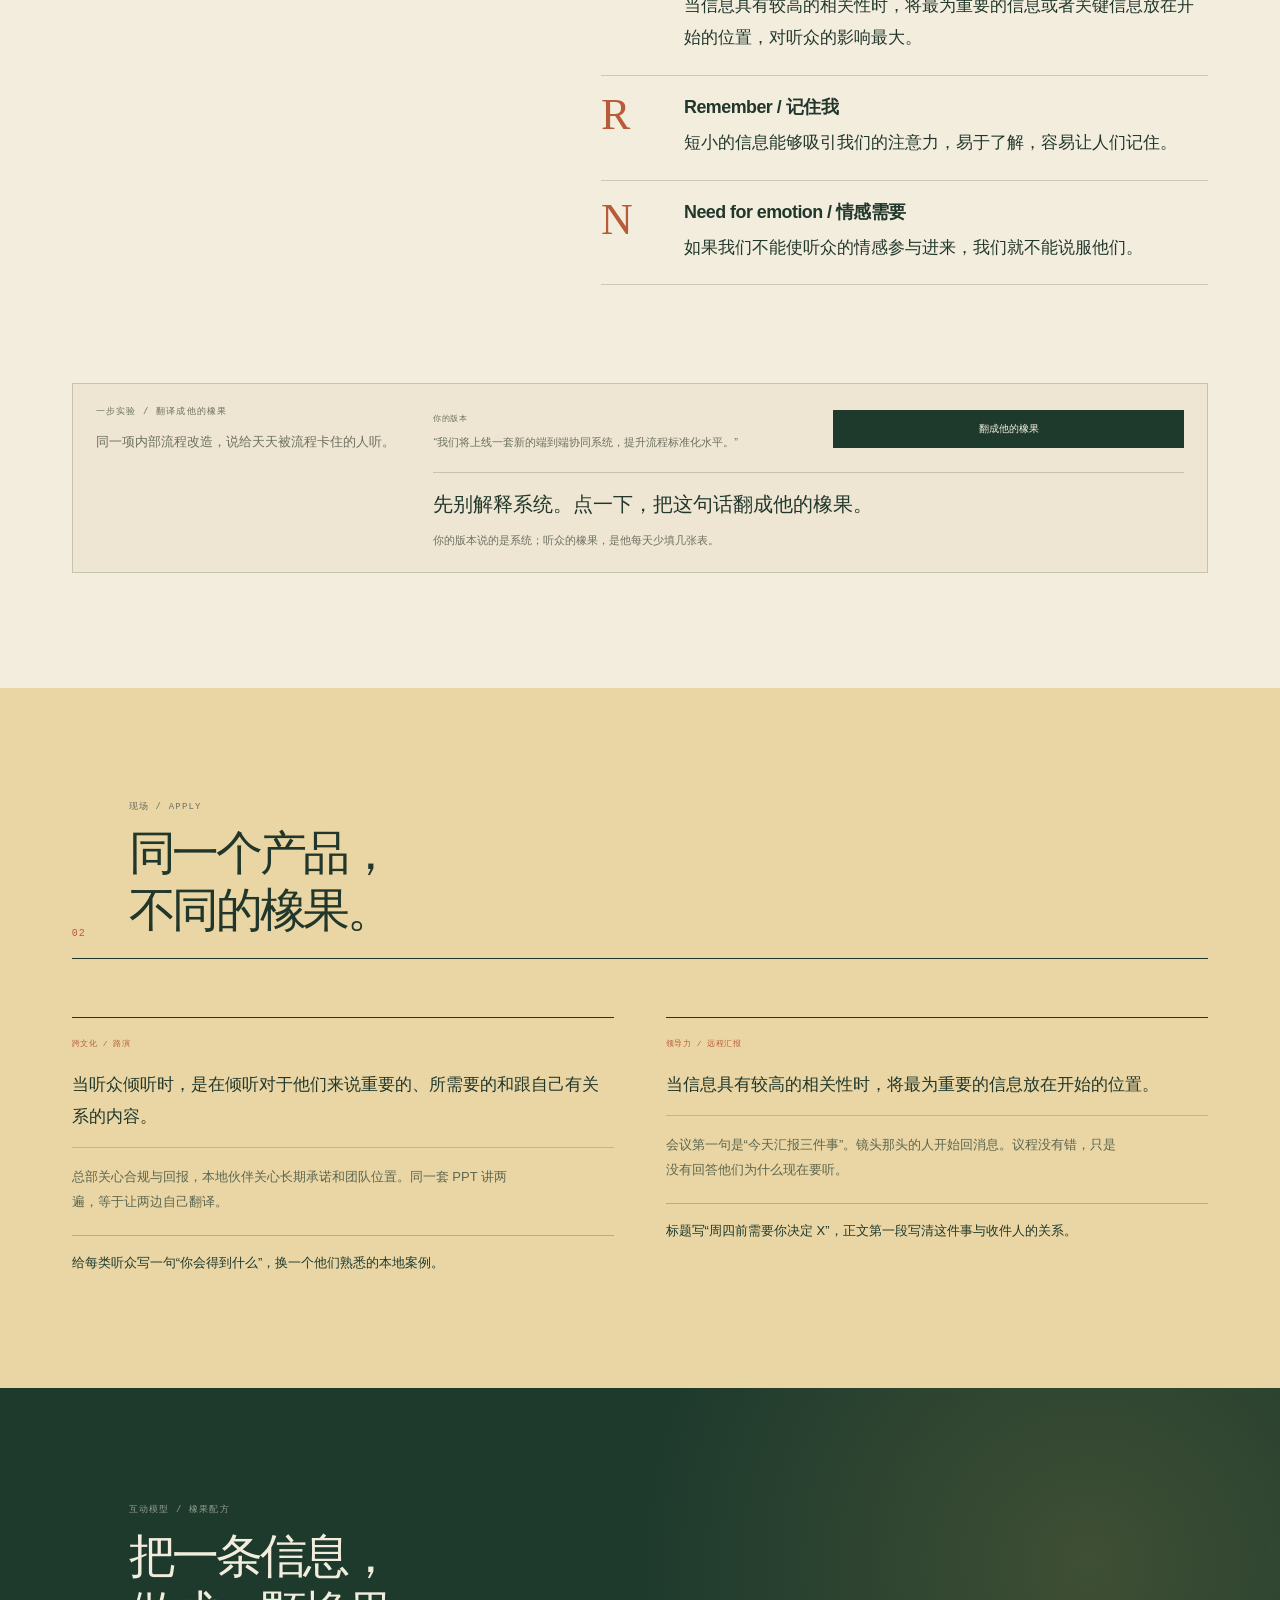
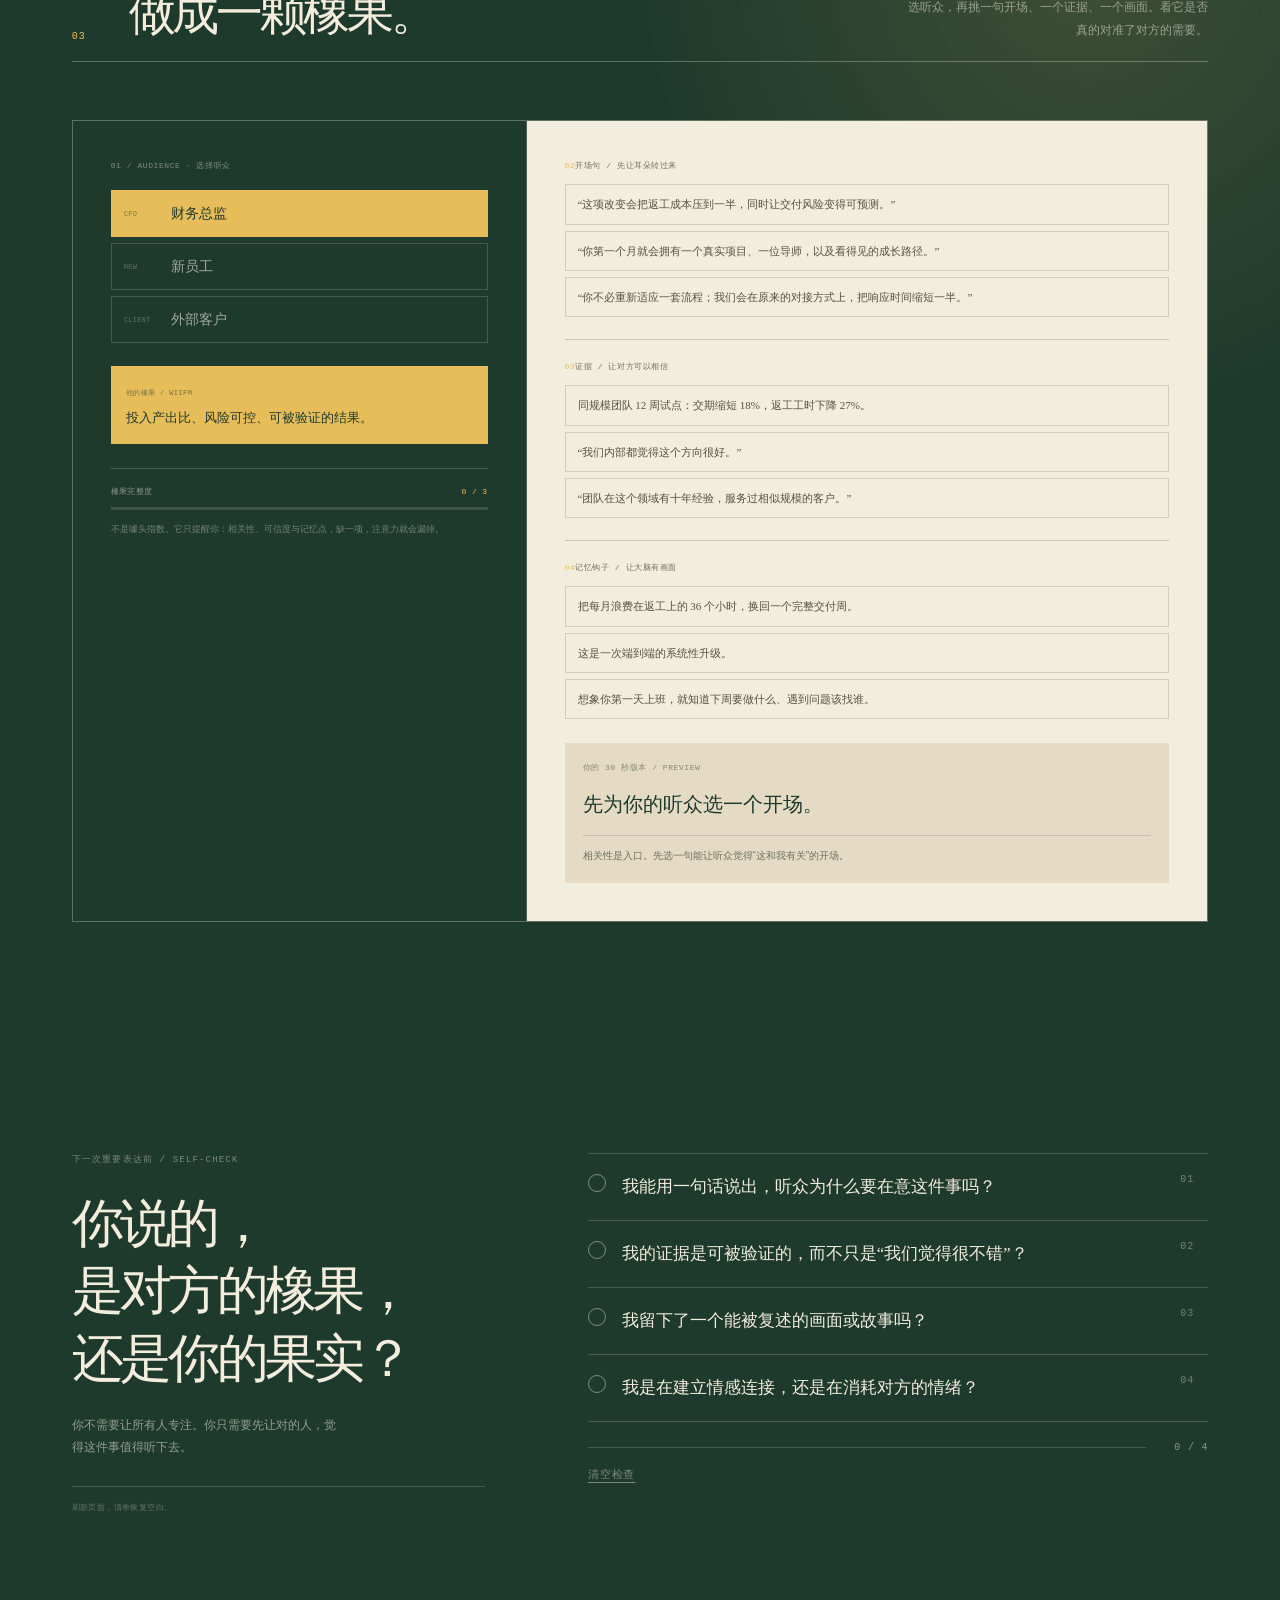
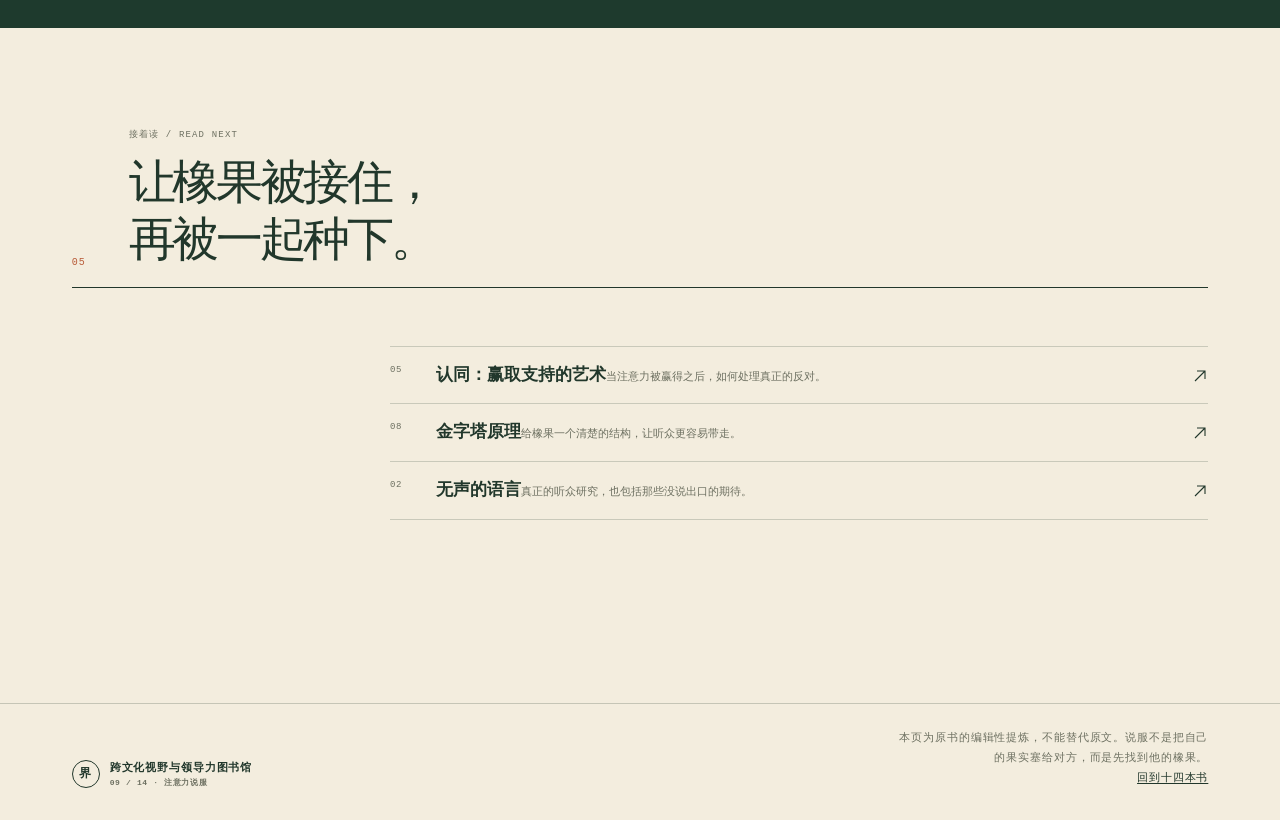
<file: books/squirrel.html>
<!doctype html>
<html lang="zh-CN">
<head>
  <meta charset="utf-8">
  <meta name="viewport" content="width=device-width, initial-scale=1">
  <meta name="theme-color" content="#e7bd5a">
  <link rel="icon" href="../assets/favicon.svg" type="image/svg+xml">
  <meta name="description" content="三分钟读透《让松鼠聚焦》：人的注意力只追随与自己有关的橡果。用 ACORN 五要素和橡果配方，练习 30 秒说服开场。">
  <title>让松鼠聚焦 — 找到听众眼中的橡果 | 跨文化视野与领导力图书馆</title>
  <link rel="stylesheet" href="../assets/css/base.css">
  <link rel="stylesheet" href="../assets/css/book-base.css">
  <link rel="stylesheet" href="../assets/css/book-squirrel.css">
  <script>document.documentElement.classList.add("js");</script>
</head>
<body class="book-page sq-page">
  <a class="skip-link" href="#main">跳到正文</a>
  <a class="hub-return" href="../index.html" aria-label="返回图书馆首页">
    <svg class="hub-return__arrow" viewBox="0 0 16 16" fill="none" stroke="currentColor" stroke-width="1.2" aria-hidden="true"><path d="M13 8H3M7 4 3 8l4 4"/></svg>
    <span class="hub-return__mark" aria-hidden="true">界</span>
    <span>图书馆</span>
  </a>

  <main id="main">
    <header class="sq-hero">
      <div class="book-wrap">
        <div class="sq-hero__meta">
          <p class="page-kicker"><span>馆藏 09 / 注意力说服</span><span>主线 03:00</span><span>互动 02:00</span></p>
          <p>GETTING A SQUIRREL TO FOCUS / PATRICIA B. SCOTT</p>
        </div>

        <div class="sq-hero__main">
          <div class="sq-hero__title" data-reveal>
            <p class="sq-overline">THE ACORN STRATEGY / 沃顿商学院的说服课</p>
            <h1>让松鼠<br><em>聚焦</em></h1>
            <p class="sq-author">帕特里夏·B. 斯科特 / 找到听众眼中的橡果</p>
          </div>

          <figure class="sq-target" data-reveal style="--reveal-delay:130ms" aria-hidden="true">
            <span class="sq-target__ring sq-target__ring--1"></span>
            <span class="sq-target__ring sq-target__ring--2"></span>
            <span class="sq-target__ring sq-target__ring--3"></span>
            <svg class="sq-acorn" viewBox="0 0 220 250" fill="none">
              <path d="M57 91c0-36 26-61 58-55 27 5 45 25 43 55" stroke="currentColor" stroke-width="1.5"></path>
              <path d="M57 91h101c0 60-20 97-50 110-31-13-51-50-51-110Z" fill="currentColor" fill-opacity=".08" stroke="var(--forest)" stroke-width="1.5"></path>
              <path d="M108 36V15" stroke="var(--forest)" stroke-width="1.5"></path>
              <path d="M77 90c21 10 44 10 62 1" stroke="currentColor" stroke-width="1" opacity=".45"></path>
              <path d="M172 166c37-8 43 29 17 42-16 8-35-2-26-20" stroke="currentColor" stroke-width="1.5"></path>
              <circle cx="108" cy="132" r="5" fill="var(--clay)"></circle>
            </svg>
            <figcaption><span>橡果 / THE HOOK</span>人不是对“重要”的事专注，<br>而是对“与我有关”的事专注。</figcaption>
          </figure>
        </div>

        <div class="sq-hero__bottom" data-reveal style="--reveal-delay:220ms">
          <p>当听众倾听时，<br>是在倾听与自己有关的内容。</p>
          <p class="sq-intro">“如果我们不能使听众的情感参与进来，我们就不能说服他们。”</p>
          <div class="sq-coordinates">A / C / O / R / N</div>
        </div>
      </div>
    </header>

    <section class="sq-essence" aria-labelledby="essence-title">
      <div class="book-wrap">
        <div class="sq-section-head" data-reveal>
          <span class="sq-index">01</span>
          <div>
            <p class="page-kicker"><span>原文 / ACORN</span></p>
            <h2 id="essence-title">注意力只对<br>“与我有关”开门。</h2>
          </div>
          <p>五段原文，按 A / C / O / R / N 排。</p>
        </div>

        <div class="sq-essence__layout">
          <blockquote class="sq-lead sq-quote" data-reveal>
            当听众倾听时，是在倾听对于他们来说重要的、所需要的和跟自己有关系的内容。
          </blockquote>

          <div class="sq-acorn-table">
            <article data-reveal>
              <span class="sq-letter">A</span>
              <div><h3>Audience / 听众</h3><blockquote class="sq-quote">了解你的听众不仅仅是了解听众的个人资料。尽管有时候了解年龄范围、姓名、职位、教育程度等信息是有帮助的，但这些信息一般都不会成为一个真正强有力的 WIIFM。</blockquote></div>
            </article>
            <article data-reveal>
              <span class="sq-letter">C</span>
              <div><h3>Credibility / 可信性</h3><blockquote class="sq-quote">能力通常被视为确立信誉的方式。你所具备的完成工作任务、处理某种情况的能力，以及长期以来所实现的显著成绩，都将会成为你声誉和个人信誉的一部分。</blockquote></div>
            </article>
            <article data-reveal>
              <span class="sq-letter">O</span>
              <div><h3>Order / 信息顺序</h3><blockquote class="sq-quote">当信息具有较高的相关性时，将最为重要的信息或者关键信息放在开始的位置，对听众的影响最大。</blockquote></div>
            </article>
            <article data-reveal>
              <span class="sq-letter">R</span>
              <div><h3>Remember / 记住我</h3><blockquote class="sq-quote">短小的信息能够吸引我们的注意力，易于了解，容易让人们记住。</blockquote></div>
            </article>
            <article data-reveal>
              <span class="sq-letter">N</span>
              <div><h3>Need for emotion / 情感需要</h3><blockquote class="sq-quote">如果我们不能使听众的情感参与进来，我们就不能说服他们。</blockquote></div>
            </article>
          </div>

          <div class="sq-translate" data-model="squirrel-translate" data-reveal>
            <div class="sq-translate__head">
              <p class="page-kicker"><span>一步实验 / 翻译成他的橡果</span></p>
              <p>同一项内部流程改造，说给天天被流程卡住的人听。</p>
            </div>
            <div class="sq-translate__before">
              <span>你的版本</span>
              <p>“我们将上线一套新的端到端协同系统，提升流程标准化水平。”</p>
            </div>
            <button type="button" class="sq-translate__btn" data-translate-toggle aria-pressed="false">翻成他的橡果</button>
            <div class="sq-translate__out" aria-live="polite">
              <p data-translate-text>先别解释系统。点一下，把这句话翻成他的橡果。</p>
              <p class="sq-source-note" data-translate-note>你的版本说的是系统；听众的橡果，是他每天少填几张表。</p>
            </div>
            <p class="live-note" aria-live="polite" data-translate-live></p>
          </div>
        </div>
      </div>
    </section>

    <section class="sq-apps" aria-labelledby="apps-title">
      <div class="book-wrap">
        <div class="sq-section-head" data-reveal>
          <span class="sq-index">02</span>
          <div>
            <p class="page-kicker"><span>现场 / APPLY</span></p>
            <h2 id="apps-title">同一个产品，<br>不同的橡果。</h2>
          </div>
        </div>

        <div class="sq-app-grid">
          <article data-reveal>
            <p class="sq-app-label">跨文化 / 路演</p>
            <blockquote class="sq-quote">当听众倾听时，是在倾听对于他们来说重要的、所需要的和跟自己有关系的内容。</blockquote>
            <p>总部关心合规与回报，本地伙伴关心长期承诺和团队位置。同一套 PPT 讲两遍，等于让两边自己翻译。</p>
            <p class="sq-app-action">给每类听众写一句“你会得到什么”，换一个他们熟悉的本地案例。</p>
          </article>
          <article data-reveal>
            <p class="sq-app-label">领导力 / 远程汇报</p>
            <blockquote class="sq-quote">当信息具有较高的相关性时，将最为重要的信息放在开始的位置。</blockquote>
            <p>会议第一句是“今天汇报三件事”。镜头那头的人开始回消息。议程没有错，只是没有回答他们为什么现在要听。</p>
            <p class="sq-app-action">标题写“周四前需要你决定 X”，正文第一段写清这件事与收件人的关系。</p>
          </article>
        </div>
      </div>
    </section>

    <section class="sq-builder-section" aria-labelledby="builder-title">
      <div class="book-wrap">
        <div class="sq-section-head sq-section-head--dark" data-reveal>
          <span class="sq-index">03</span>
          <div>
            <p class="page-kicker"><span>互动模型 / 橡果配方</span></p>
            <h2 id="builder-title">把一条信息，<br>做成一颗橡果。</h2>
          </div>
          <p>选听众，再挑一句开场、一个证据、一个画面。看它是否真的对准了对方的需要。</p>
        </div>

        <div class="sq-builder" data-model="acorn" data-reveal>
          <div class="sq-audience-panel">
            <p class="sq-step-label">01 / AUDIENCE · 选择听众</p>
            <div class="sq-audience-list" role="group" aria-label="选择听众">
              <button type="button" class="sq-audience" data-audience="finance" aria-pressed="true"><span>CFO</span>财务总监</button>
              <button type="button" class="sq-audience" data-audience="newcomer" aria-pressed="false"><span>NEW</span>新员工</button>
              <button type="button" class="sq-audience" data-audience="client" aria-pressed="false"><span>CLIENT</span>外部客户</button>
            </div>
            <div class="sq-toast">
              <span>他的橡果 / WIIFM</span>
              <p data-acorn-toast>投入产出比、风险可控、可被验证的结果。</p>
            </div>
            <div class="sq-meter">
              <div class="sq-meter__head"><span>橡果完整度</span><b data-acorn-score>0 / 3</b></div>
              <div class="sq-meter__track"><i data-acorn-meter style="--score:0%"></i></div>
              <p>不是噱头指数。它只提醒你：相关性、可信度与记忆点，缺一项，注意力就会漏掉。</p>
            </div>
          </div>

          <div class="sq-build-panel">
            <div class="sq-build-step">
              <p class="sq-step-label"><span>02</span>开场句 / 先让耳朵转过来</p>
              <div class="sq-opening-list" role="group" aria-label="选择开场句">
                <button type="button" class="sq-opening" data-opening="finance" aria-pressed="false">“这项改变会把返工成本压到一半，同时让交付风险变得可预测。”</button>
                <button type="button" class="sq-opening" data-opening="newcomer" aria-pressed="false">“你第一个月就会拥有一个真实项目、一位导师，以及看得见的成长路径。”</button>
                <button type="button" class="sq-opening" data-opening="client" aria-pressed="false">“你不必重新适应一套流程；我们会在原来的对接方式上，把响应时间缩短一半。”</button>
              </div>
            </div>

            <div class="sq-build-step">
              <p class="sq-step-label"><span>03</span>证据 / 让对方可以相信</p>
              <div class="sq-proof-list" role="group" aria-label="选择证据">
                <button type="button" class="sq-proof" data-proof="strong" aria-pressed="false">同规模团队 12 周试点：交期缩短 18%，返工工时下降 27%。</button>
                <button type="button" class="sq-proof" data-proof="weak" aria-pressed="false">“我们内部都觉得这个方向很好。”</button>
                <button type="button" class="sq-proof" data-proof="experience" aria-pressed="false">“团队在这个领域有十年经验，服务过相似规模的客户。”</button>
              </div>
            </div>

            <div class="sq-build-step">
              <p class="sq-step-label"><span>04</span>记忆钩子 / 让大脑有画面</p>
              <div class="sq-hook-list" role="group" aria-label="选择记忆钩子">
                <button type="button" class="sq-hook" data-hook="concrete" aria-pressed="false">把每月浪费在返工上的 36 个小时，换回一个完整交付周。</button>
                <button type="button" class="sq-hook" data-hook="abstract" aria-pressed="false">这是一次端到端的系统性升级。</button>
                <button type="button" class="sq-hook" data-hook="future" aria-pressed="false">想象你第一天上班，就知道下周要做什么、遇到问题该找谁。</button>
              </div>
            </div>

            <div class="sq-preview">
              <p class="sq-step-label">你的 30 秒版本 / PREVIEW</p>
              <p class="sq-preview__text" data-acorn-preview>先为你的听众选一个开场。</p>
              <p class="sq-preview__feedback" data-acorn-feedback>相关性是入口，可信度是燃料，画面是钩子。按顺序，一次只解决一件事。</p>
            </div>
            <p class="live-note" aria-live="polite" data-acorn-live></p>
          </div>
        </div>
      </div>
    </section>

    <section class="sq-check" aria-labelledby="check-title">
      <div class="book-wrap sq-check__grid">
        <div class="sq-check__intro" data-reveal>
          <p class="page-kicker"><span>下一次重要表达前 / SELF-CHECK</span></p>
          <h2 id="check-title">你说的，<br>是对方的橡果，<br>还是你的果实？</h2>
          <p>你不需要让所有人专注。你只需要先让对的人，觉得这件事值得听下去。</p>
          <p class="sq-check__hint">刷新页面，清单恢复空白。</p>
        </div>
        <form class="sq-checklist" data-fresh data-reveal>
          <div class="action-list">
            <label class="action-item">
              <input type="checkbox" autocomplete="off">
              <span class="action-tick" aria-hidden="true"></span>
              <span class="action-item__text">我能用一句话说出，听众为什么要在意这件事吗？</span>
              <span class="action-item__index">01</span>
            </label>
            <label class="action-item">
              <input type="checkbox" autocomplete="off">
              <span class="action-tick" aria-hidden="true"></span>
              <span class="action-item__text">我的证据是可被验证的，而不只是“我们觉得很不错”？</span>
              <span class="action-item__index">02</span>
            </label>
            <label class="action-item">
              <input type="checkbox" autocomplete="off">
              <span class="action-tick" aria-hidden="true"></span>
              <span class="action-item__text">我留下了一个能被复述的画面或故事吗？</span>
              <span class="action-item__index">03</span>
            </label>
            <label class="action-item">
              <input type="checkbox" autocomplete="off">
              <span class="action-tick" aria-hidden="true"></span>
              <span class="action-item__text">我是在建立情感连接，还是在消耗对方的情绪？</span>
              <span class="action-item__index">04</span>
            </label>
          </div>
          <div class="action-progress">
            <span class="action-track" aria-hidden="true"><span class="action-fill"></span></span>
            <span class="action-count" aria-live="polite">0 / 4</span>
          </div>
          <button type="button" class="action-reset" data-check-reset>清空检查</button>
        </form>
      </div>
    </section>

    <section class="sq-next" aria-labelledby="next-title">
      <div class="book-wrap">
        <div class="sq-section-head" data-reveal>
          <span class="sq-index">05</span>
          <div>
            <p class="page-kicker"><span>接着读 / READ NEXT</span></p>
            <h2 id="next-title">让橡果被接住，<br>再被一起种下。</h2>
          </div>
        </div>
        <div class="next-reads" data-reveal>
          <a class="next-reads__item" href="buy-in.html">
            <span class="next-reads__no">05</span>
            <span><span class="next-reads__title">认同：赢取支持的艺术</span><span class="next-reads__why">当注意力被赢得之后，如何处理真正的反对。</span></span>
            <svg class="next-reads__arrow" viewBox="0 0 16 16" fill="none" stroke="currentColor" stroke-width="1.1" aria-hidden="true"><path d="M3 13 13 3M5 3h8v8"/></svg>
          </a>
          <a class="next-reads__item" href="pyramid.html">
            <span class="next-reads__no">08</span>
            <span><span class="next-reads__title">金字塔原理</span><span class="next-reads__why">给橡果一个清楚的结构，让听众更容易带走。</span></span>
            <svg class="next-reads__arrow" viewBox="0 0 16 16" fill="none" stroke="currentColor" stroke-width="1.1" aria-hidden="true"><path d="M3 13 13 3M5 3h8v8"/></svg>
          </a>
          <a class="next-reads__item" href="silent-language.html">
            <span class="next-reads__no">02</span>
            <span><span class="next-reads__title">无声的语言</span><span class="next-reads__why">真正的听众研究，也包括那些没说出口的期待。</span></span>
            <svg class="next-reads__arrow" viewBox="0 0 16 16" fill="none" stroke="currentColor" stroke-width="1.1" aria-hidden="true"><path d="M3 13 13 3M5 3h8v8"/></svg>
          </a>
        </div>
      </div>
    </section>
  </main>

  <footer class="book-footer">
    <div class="book-footer__identity"><span class="book-footer__seal">界</span><span>跨文化视野与领导力图书馆<br><small>09 / 14 · 注意力说服</small></span></div>
    <p class="book-footer__note">本页为原书的编辑性提炼，不能替代原文。说服不是把自己的果实塞给对方，而是先找到他的橡果。<br><a href="../index.html">回到十四本书</a></p>
  </footer>

  <script src="../assets/js/books.js"></script>
</body>
</html>
</file>
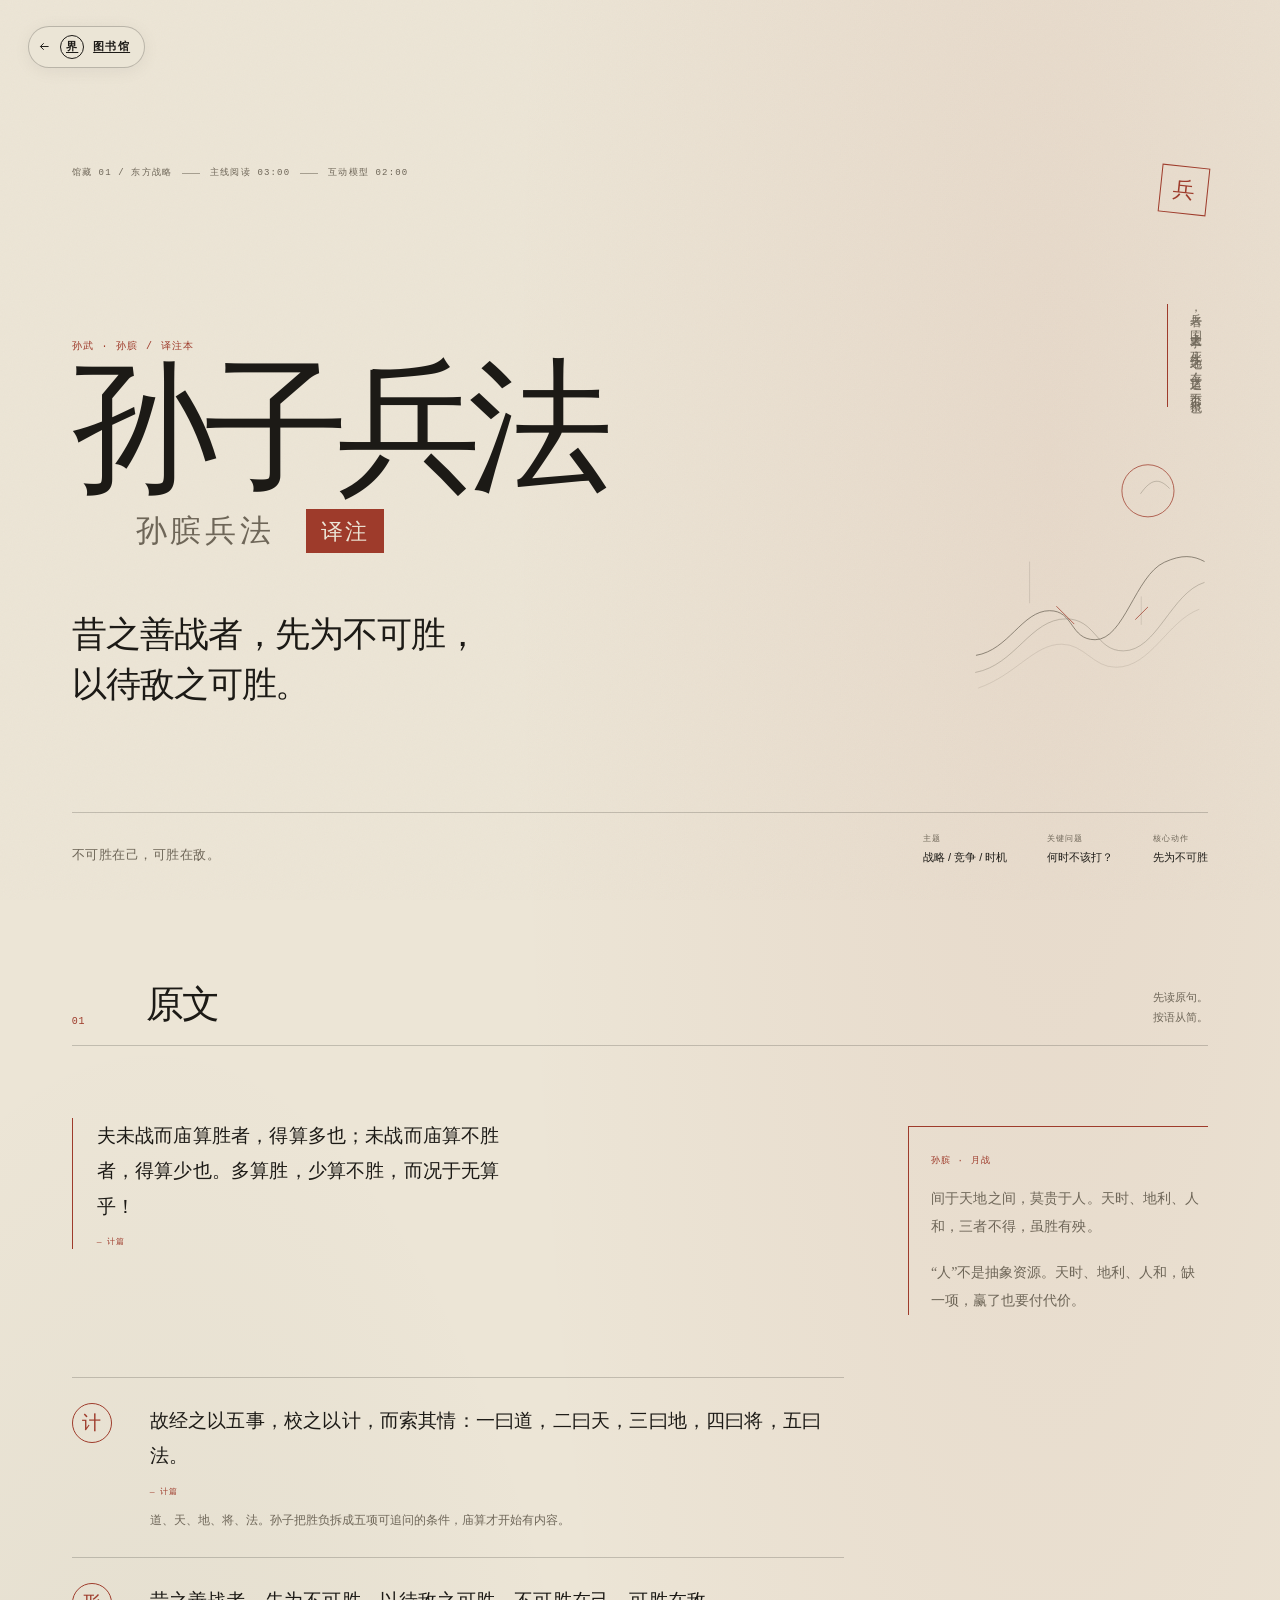
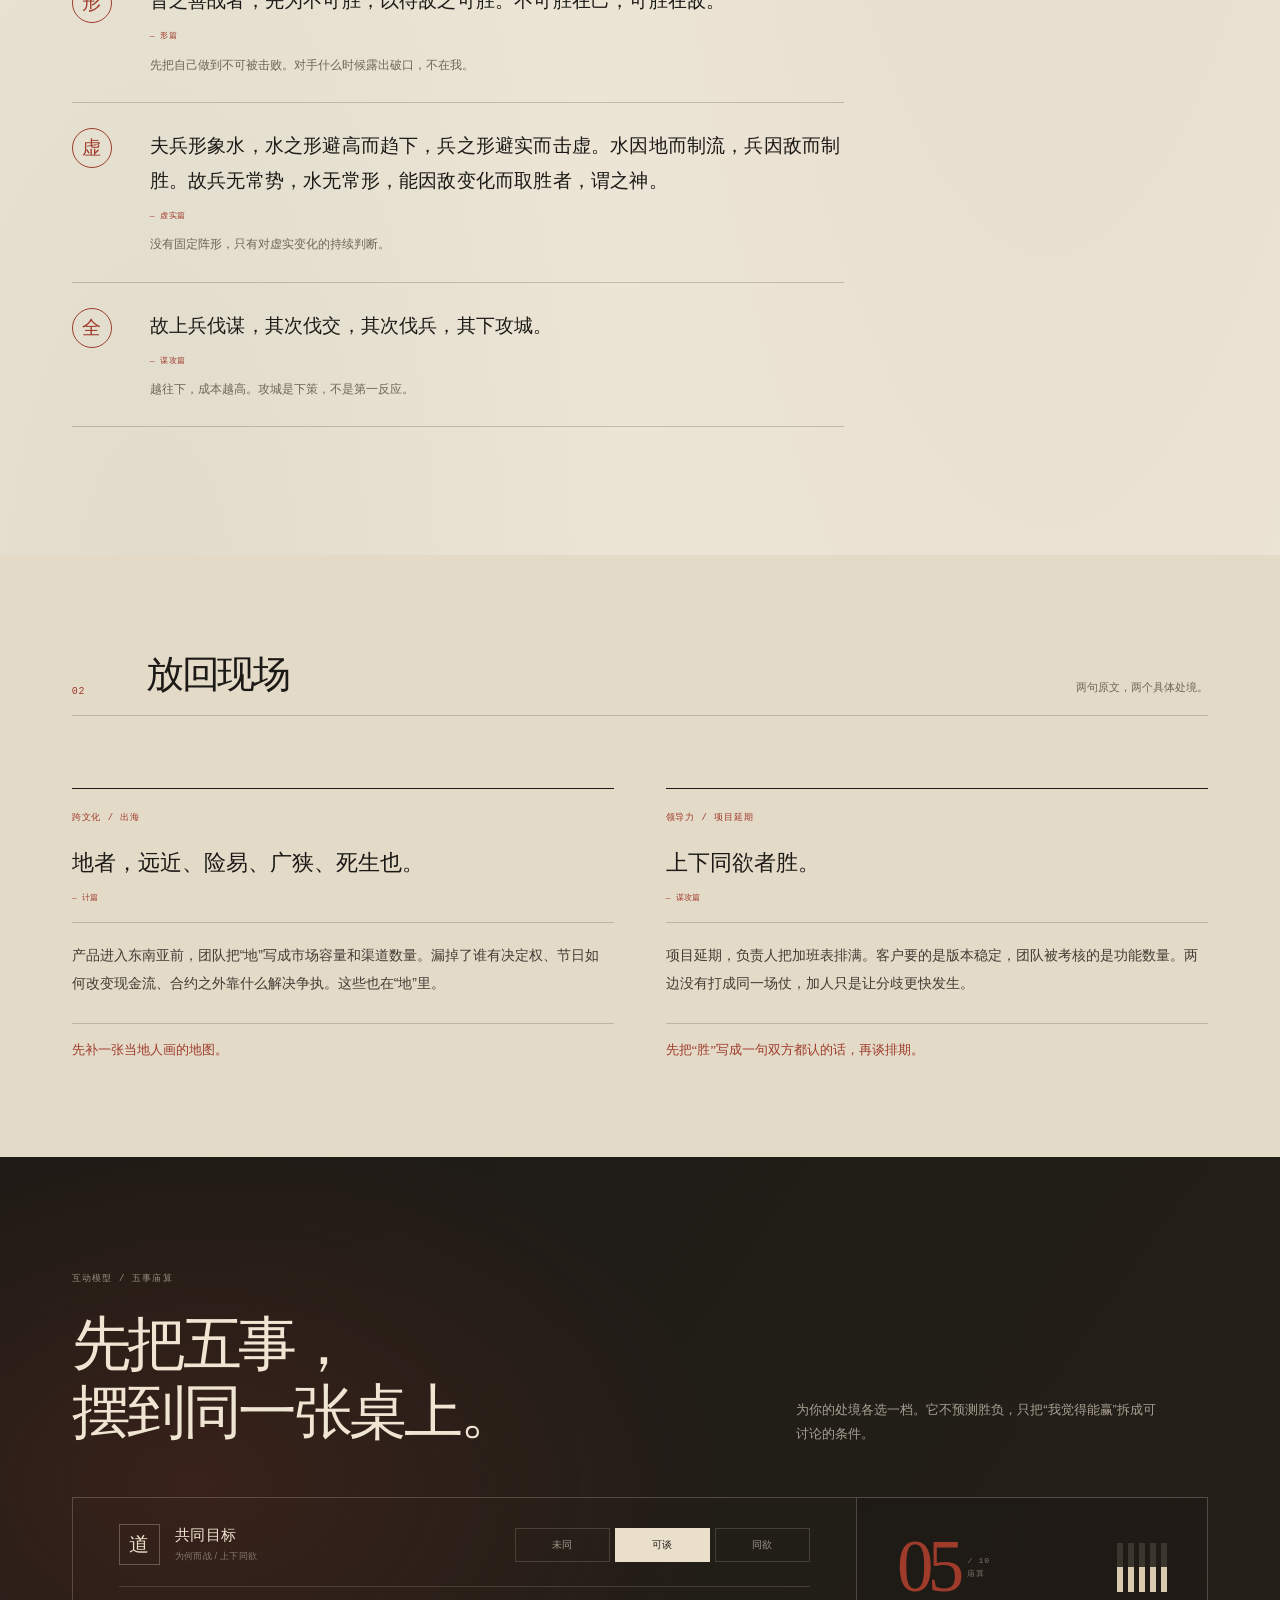
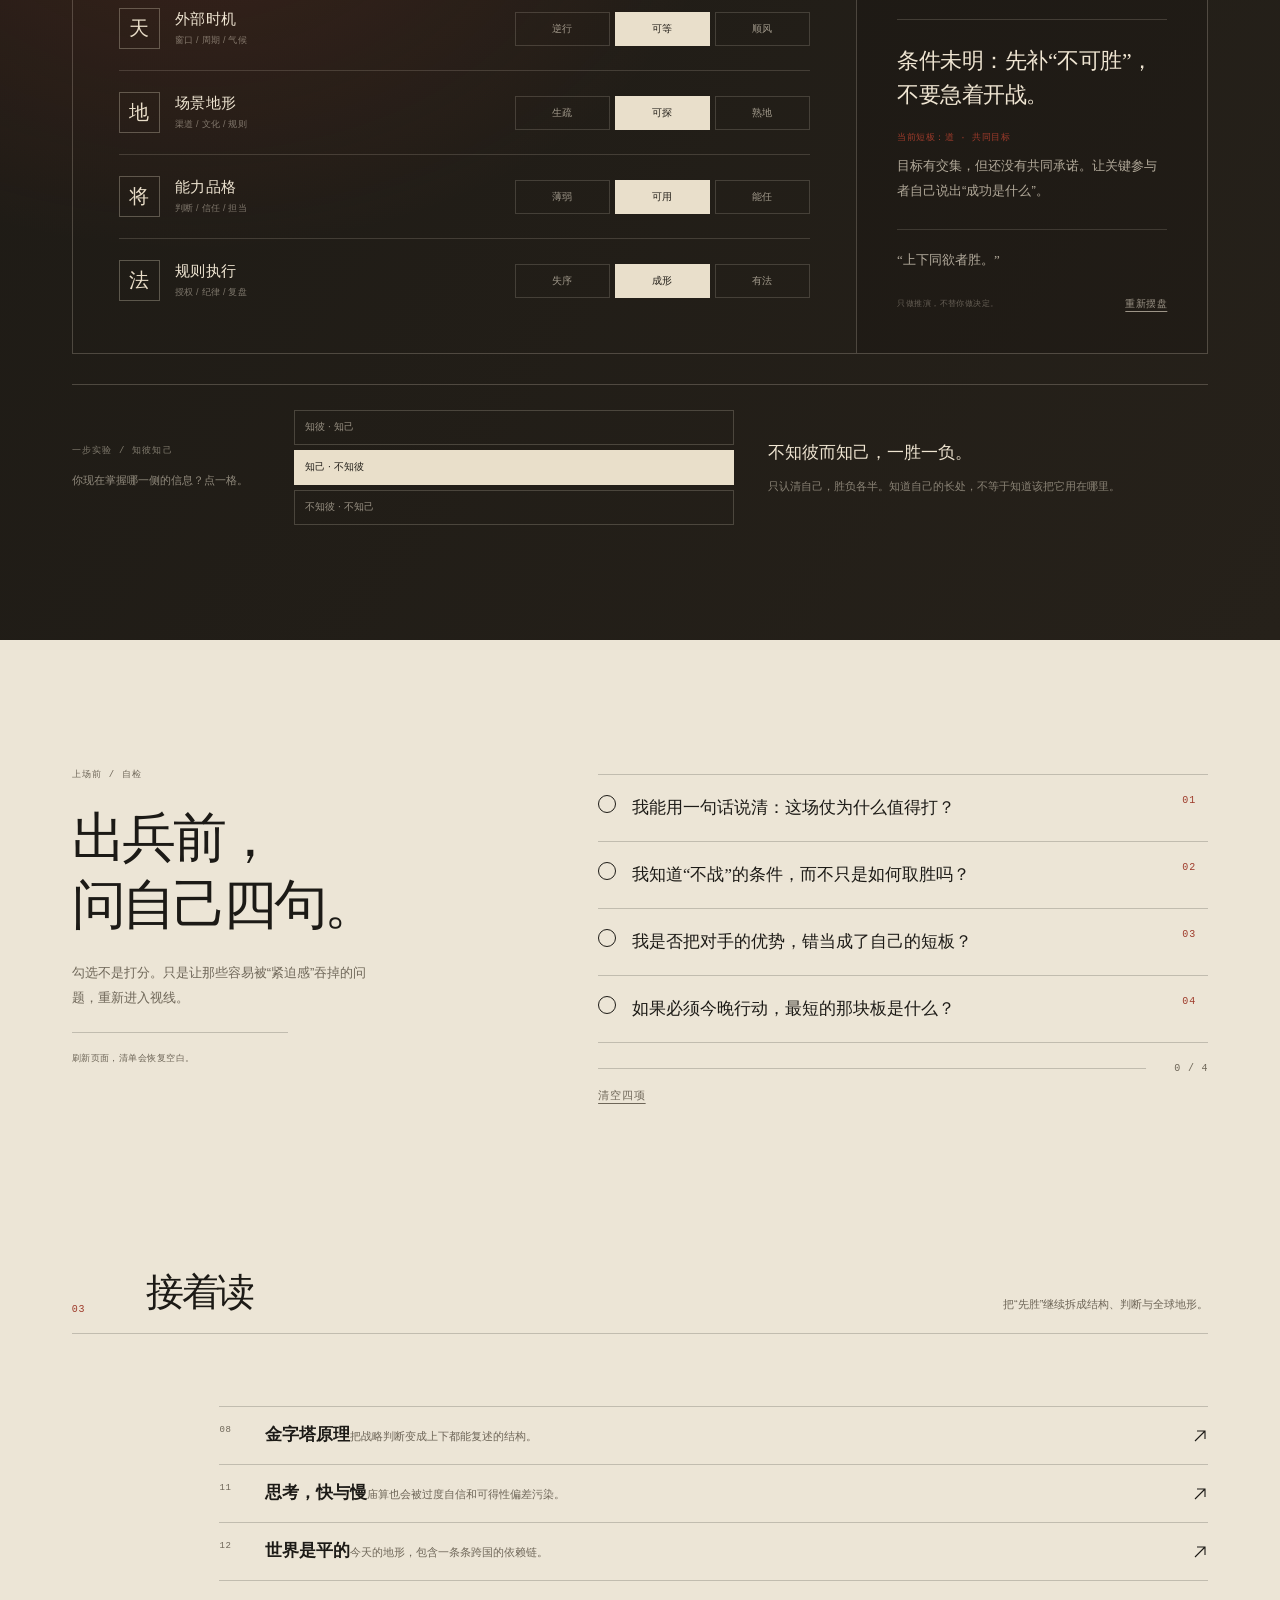
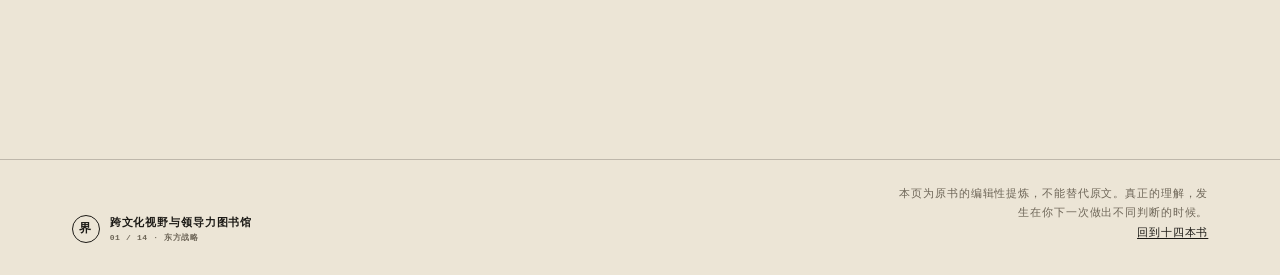
<file: books/sunzi.html>
<!doctype html>
<html lang="zh-CN">
<head>
  <meta charset="utf-8">
  <meta name="viewport" content="width=device-width, initial-scale=1">
  <meta name="theme-color" content="#ece5d6">
  <link rel="icon" href="../assets/favicon.svg" type="image/svg+xml">
  <meta name="description" content="三分钟读透《孙子兵法·孙膑兵法译注》：先胜而后战，用五事庙算把战略从直觉变成可检查的条件。">
  <title>孙子兵法 · 孙膑兵法译注 — 先胜而后战 | 跨文化视野与领导力图书馆</title>
  <link rel="stylesheet" href="../assets/css/base.css">
  <link rel="stylesheet" href="../assets/css/book-base.css">
  <link rel="stylesheet" href="../assets/css/book-sunzi.css">
  <script>document.documentElement.classList.add("js");</script>
</head>
<body class="book-page sz-page">
  <a class="skip-link" href="#main">跳到正文</a>
  <a class="hub-return" href="../index.html" aria-label="返回图书馆首页">
    <svg class="hub-return__arrow" viewBox="0 0 16 16" fill="none" stroke="currentColor" stroke-width="1.2" aria-hidden="true"><path d="M13 8H3M7 4 3 8l4 4"/></svg>
    <span class="hub-return__mark" aria-hidden="true">界</span>
    <span>图书馆</span>
  </a>

  <main id="main">
    <header class="sz-hero">
      <div class="book-wrap">
        <div class="sz-hero__top">
          <p class="page-kicker"><span>馆藏 01 / 东方战略</span><span>主线阅读 03:00</span><span>互动模型 02:00</span></p>
          <span class="sz-stamp" aria-hidden="true">兵</span>
        </div>

        <div class="sz-hero__main">
          <div class="sz-title-block" data-reveal>
            <p class="sz-author">孙武 · 孙膑 / 译注本</p>
            <h1 class="sz-title">
              孙子兵法
              <span>孙膑兵法 <em>译注</em></span>
            </h1>
            <p class="sz-thesis">昔之善战者，先为不可胜，<br>以待敌之可胜。</p>
          </div>

          <aside class="sz-hero__aside" data-reveal style="--reveal-delay:120ms">
            <p class="sz-vertical-quote">兵者，国之大事，死生之地，存亡之道，不可不察也。</p>
            <svg class="sz-terrain" viewBox="0 0 320 360" fill="none" aria-hidden="true">
              <path d="M8 304c44-7 62-60 99-60 33 0 27 39 61 39 39 0 54-86 93-104 24-11 39-9 54-1" stroke="currentColor" stroke-width="1"></path>
              <path d="M7 327c54-10 74-72 122-72 40 0 40 43 77 43 45 0 64-78 109-92" stroke="currentColor" stroke-width="1" opacity=".45"></path>
              <path d="M11 348c51-18 75-59 112-59 31 0 42 31 73 31 47 0 69-62 112-78" stroke="currentColor" stroke-width="1" opacity=".22"></path>
              <circle cx="239" cy="83" r="35" stroke="var(--accent)" stroke-width="1"></circle>
              <path d="M229 87c14-20 25-22 39-7" stroke="currentColor" stroke-width="1" opacity=".45"></path>
              <path d="M80 178v56M230 225v38" stroke="currentColor" stroke-width="1" opacity=".25"></path>
              <path d="m116 238 24 24M222 256l17-17" stroke="var(--accent)" stroke-width="1"></path>
            </svg>
          </aside>
        </div>

        <div class="sz-hero__foot" data-reveal style="--reveal-delay:220ms">
          <p>不可胜在己，可胜在敌。</p>
          <dl class="sz-meta">
            <div><dt>主题</dt><dd>战略 / 竞争 / 时机</dd></div>
            <div><dt>关键问题</dt><dd>何时不该打？</dd></div>
            <div><dt>核心动作</dt><dd>先为不可胜</dd></div>
          </dl>
        </div>
      </div>
    </header>

    <section class="sz-essence" aria-labelledby="essence-title">
      <div class="book-wrap">
        <div class="sz-section-head" data-reveal>
          <span class="sz-section-no">01</span>
          <h2 id="essence-title">原文</h2>
          <p>先读原句。<br>按语从简。</p>
        </div>

        <div class="sz-essence__grid">
          <blockquote class="sz-lede sz-source" data-reveal>
            夫未战而庙算胜者，得算多也；未战而庙算不胜者，得算少也。多算胜，少算不胜，而况于无算乎！
            <cite>— 计篇</cite>
          </blockquote>

          <div class="sz-notes">
            <article class="sz-note" data-reveal>
              <span class="sz-note__glyph">计</span>
              <div>
                <blockquote class="sz-source">故经之以五事，校之以计，而索其情：一曰道，二曰天，三曰地，四曰将，五曰法。<cite>— 计篇</cite></blockquote>
                <p class="sz-quote-note">道、天、地、将、法。孙子把胜负拆成五项可追问的条件，庙算才开始有内容。</p>
              </div>
            </article>
            <article class="sz-note" data-reveal>
              <span class="sz-note__glyph">形</span>
              <div>
                <blockquote class="sz-source">昔之善战者，先为不可胜，以待敌之可胜。不可胜在己，可胜在敌。<cite>— 形篇</cite></blockquote>
                <p class="sz-quote-note">先把自己做到不可被击败。对手什么时候露出破口，不在我。</p>
              </div>
            </article>
            <article class="sz-note" data-reveal>
              <span class="sz-note__glyph">虚</span>
              <div>
                <blockquote class="sz-source">夫兵形象水，水之形避高而趋下，兵之形避实而击虚。水因地而制流，兵因敌而制胜。故兵无常势，水无常形，能因敌变化而取胜者，谓之神。<cite>— 虚实篇</cite></blockquote>
                <p class="sz-quote-note">没有固定阵形，只有对虚实变化的持续判断。</p>
              </div>
            </article>
            <article class="sz-note" data-reveal>
              <span class="sz-note__glyph">全</span>
              <div>
                <blockquote class="sz-source">故上兵伐谋，其次伐交，其次伐兵，其下攻城。<cite>— 谋攻篇</cite></blockquote>
                <p class="sz-quote-note">越往下，成本越高。攻城是下策，不是第一反应。</p>
              </div>
            </article>
          </div>

          <aside class="sz-margin-note" data-reveal>
            <span>孙膑 · 月战</span>
            <blockquote class="sz-source">间于天地之间，莫贵于人。天时、地利、人和，三者不得，虽胜有殃。</blockquote>
            <p class="sz-margin-note__tiny">“人”不是抽象资源。天时、地利、人和，缺一项，赢了也要付代价。</p>
          </aside>
        </div>
      </div>
    </section>

    <section class="sz-apps" aria-labelledby="apps-title">
      <div class="book-wrap">
        <div class="sz-section-head" data-reveal>
          <span class="sz-section-no">02</span>
          <h2 id="apps-title">放回现场</h2>
          <p>两句原文，两个具体处境。</p>
        </div>
        <div class="sz-app-grid">
          <article class="sz-app" data-reveal>
            <p class="sz-app__tag">跨文化 / 出海</p>
            <blockquote class="sz-app__quote">地者，远近、险易、广狭、死生也。<cite>— 计篇</cite></blockquote>
            <p>产品进入东南亚前，团队把“地”写成市场容量和渠道数量。漏掉了谁有决定权、节日如何改变现金流、合约之外靠什么解决争执。这些也在“地”里。</p>
            <p class="sz-app__question">先补一张当地人画的地图。</p>
          </article>
          <article class="sz-app" data-reveal>
            <p class="sz-app__tag">领导力 / 项目延期</p>
            <blockquote class="sz-app__quote">上下同欲者胜。<cite>— 谋攻篇</cite></blockquote>
            <p>项目延期，负责人把加班表排满。客户要的是版本稳定，团队被考核的是功能数量。两边没有打成同一场仗，加人只是让分歧更快发生。</p>
            <p class="sz-app__question">先把“胜”写成一句双方都认的话，再谈排期。</p>
          </article>
        </div>
      </div>
    </section>

    <section class="sz-model" aria-labelledby="model-title">
      <div class="book-wrap sz-model__inner">
        <div class="sz-model__head" data-reveal>
          <p class="page-kicker"><span>互动模型 / 五事庙算</span></p>
          <h2 id="model-title">先把五事，<br>摆到同一张桌上。</h2>
          <p>为你的处境各选一档。它不预测胜负，只把“我觉得能赢”拆成可讨论的条件。</p>
        </div>

        <div class="sz-calc" data-model="five-factors" data-reveal>
          <div class="sz-factors">
            <div class="sz-factor">
              <div class="sz-factor__name"><span>道</span><p><b>共同目标</b><small>为何而战 / 上下同欲</small></p></div>
              <div class="sz-factor__levels" role="group" aria-label="道：共同目标">
                <button type="button" class="factor-choice" data-factor="dao" data-level="0" aria-pressed="false">未同</button>
                <button type="button" class="factor-choice" data-factor="dao" data-level="1" aria-pressed="true">可谈</button>
                <button type="button" class="factor-choice" data-factor="dao" data-level="2" aria-pressed="false">同欲</button>
              </div>
            </div>
            <div class="sz-factor">
              <div class="sz-factor__name"><span>天</span><p><b>外部时机</b><small>窗口 / 周期 / 气候</small></p></div>
              <div class="sz-factor__levels" role="group" aria-label="天：外部时机">
                <button type="button" class="factor-choice" data-factor="tian" data-level="0" aria-pressed="false">逆行</button>
                <button type="button" class="factor-choice" data-factor="tian" data-level="1" aria-pressed="true">可等</button>
                <button type="button" class="factor-choice" data-factor="tian" data-level="2" aria-pressed="false">顺风</button>
              </div>
            </div>
            <div class="sz-factor">
              <div class="sz-factor__name"><span>地</span><p><b>场景地形</b><small>渠道 / 文化 / 规则</small></p></div>
              <div class="sz-factor__levels" role="group" aria-label="地：场景地形">
                <button type="button" class="factor-choice" data-factor="di" data-level="0" aria-pressed="false">生疏</button>
                <button type="button" class="factor-choice" data-factor="di" data-level="1" aria-pressed="true">可探</button>
                <button type="button" class="factor-choice" data-factor="di" data-level="2" aria-pressed="false">熟地</button>
              </div>
            </div>
            <div class="sz-factor">
              <div class="sz-factor__name"><span>将</span><p><b>能力品格</b><small>判断 / 信任 / 担当</small></p></div>
              <div class="sz-factor__levels" role="group" aria-label="将：能力品格">
                <button type="button" class="factor-choice" data-factor="jiang" data-level="0" aria-pressed="false">薄弱</button>
                <button type="button" class="factor-choice" data-factor="jiang" data-level="1" aria-pressed="true">可用</button>
                <button type="button" class="factor-choice" data-factor="jiang" data-level="2" aria-pressed="false">能任</button>
              </div>
            </div>
            <div class="sz-factor">
              <div class="sz-factor__name"><span>法</span><p><b>规则执行</b><small>授权 / 纪律 / 复盘</small></p></div>
              <div class="sz-factor__levels" role="group" aria-label="法：规则执行">
                <button type="button" class="factor-choice" data-factor="fa" data-level="0" aria-pressed="false">失序</button>
                <button type="button" class="factor-choice" data-factor="fa" data-level="1" aria-pressed="true">成形</button>
                <button type="button" class="factor-choice" data-factor="fa" data-level="2" aria-pressed="false">有法</button>
              </div>
            </div>
          </div>

          <aside class="sz-readout">
            <div class="sz-readout__top">
              <div class="sz-seal">
                <b data-factors-score>05</b>
                <span>/ 10<br>庙算</span>
              </div>
              <div class="sz-bars" aria-hidden="true">
                <i data-factor-bar="dao" style="--fill:50%"><span></span></i>
                <i data-factor-bar="tian" style="--fill:50%"><span></span></i>
                <i data-factor-bar="di" style="--fill:50%"><span></span></i>
                <i data-factor-bar="jiang" style="--fill:50%"><span></span></i>
                <i data-factor-bar="fa" style="--fill:50%"><span></span></i>
              </div>
            </div>
            <p class="sz-verdict" data-factors-verdict>条件未明：先补“不可胜”，不要急着开战。</p>
            <p class="sz-weakest" data-factors-weakest>当前短板：道 · 共同目标</p>
            <p class="sz-advice" data-factors-advice>先确认双方是否在打同一场仗。目标不一致时，增加资源只会放大分歧。</p>
            <blockquote data-factors-quote>“上下同欲者胜。”</blockquote>
            <div class="sz-readout__foot">
              <p>只做推演，不替你做决定。</p>
              <button type="button" class="sz-reset" data-factors-reset>重新摆盘</button>
            </div>
            <p class="live-note" aria-live="polite" data-factors-live></p>
          </aside>
        </div>

        <div class="sz-mini" data-model="know-enemy" data-reveal>
          <div class="sz-mini__head">
            <p class="page-kicker"><span>一步实验 / 知彼知己</span></p>
            <p>你现在掌握哪一侧的信息？点一格。</p>
          </div>
          <div class="sz-mini__choices" role="group" aria-label="选择信息状态">
            <button type="button" data-know="both" aria-pressed="false">知彼 · 知己</button>
            <button type="button" data-know="self" aria-pressed="true">知己 · 不知彼</button>
            <button type="button" data-know="neither" aria-pressed="false">不知彼 · 不知己</button>
          </div>
          <div class="sz-mini__result" aria-live="polite">
            <blockquote data-know-quote>不知彼而知己，一胜一负。</blockquote>
            <p data-know-note>只知道自己，胜负各半。孙子的原句没有给“知己”额外加价。</p>
          </div>
        </div>
      </div>
    </section>

    <section class="sz-check" aria-labelledby="check-title">
      <div class="book-wrap sz-check__grid">
        <div class="sz-check__intro" data-reveal>
          <p class="page-kicker"><span>上场前 / 自检</span></p>
          <h2 id="check-title">出兵前，<br>问自己四句。</h2>
          <p>勾选不是打分。只是让那些容易被“紧迫感”吞掉的问题，重新进入视线。</p>
          <p class="sz-check__hint">刷新页面，清单会恢复空白。</p>
        </div>
        <form class="sz-checklist" data-fresh data-reveal>
          <div class="action-list">
            <label class="action-item">
              <input type="checkbox" autocomplete="off">
              <span class="action-tick" aria-hidden="true"></span>
              <span class="action-item__text">我能用一句话说清：这场仗为什么值得打？</span>
              <span class="action-item__index">01</span>
            </label>
            <label class="action-item">
              <input type="checkbox" autocomplete="off">
              <span class="action-tick" aria-hidden="true"></span>
              <span class="action-item__text">我知道“不战”的条件，而不只是如何取胜吗？</span>
              <span class="action-item__index">02</span>
            </label>
            <label class="action-item">
              <input type="checkbox" autocomplete="off">
              <span class="action-tick" aria-hidden="true"></span>
              <span class="action-item__text">我是否把对手的优势，错当成了自己的短板？</span>
              <span class="action-item__index">03</span>
            </label>
            <label class="action-item">
              <input type="checkbox" autocomplete="off">
              <span class="action-tick" aria-hidden="true"></span>
              <span class="action-item__text">如果必须今晚行动，最短的那块板是什么？</span>
              <span class="action-item__index">04</span>
            </label>
          </div>
          <div class="action-progress">
            <span class="action-track" aria-hidden="true"><span class="action-fill"></span></span>
            <span class="action-count" aria-live="polite">0 / 4</span>
          </div>
          <button type="button" class="action-reset" data-check-reset>清空四项</button>
        </form>
      </div>
    </section>

    <section class="sz-next" aria-labelledby="next-title">
      <div class="book-wrap">
        <div class="sz-section-head" data-reveal>
          <span class="sz-section-no">03</span>
          <h2 id="next-title">接着读</h2>
          <p>把“先胜”继续拆成结构、判断与全球地形。</p>
        </div>
        <div class="next-reads" data-reveal>
          <a class="next-reads__item" href="pyramid.html">
            <span class="next-reads__no">08</span>
            <span><span class="next-reads__title">金字塔原理</span><span class="next-reads__why">把战略判断变成上下都能复述的结构。</span></span>
            <svg class="next-reads__arrow" viewBox="0 0 16 16" fill="none" stroke="currentColor" stroke-width="1.1" aria-hidden="true"><path d="M3 13 13 3M5 3h8v8"/></svg>
          </a>
          <a class="next-reads__item" href="thinking.html">
            <span class="next-reads__no">11</span>
            <span><span class="next-reads__title">思考，快与慢</span><span class="next-reads__why">庙算也会被过度自信和可得性偏差污染。</span></span>
            <svg class="next-reads__arrow" viewBox="0 0 16 16" fill="none" stroke="currentColor" stroke-width="1.1" aria-hidden="true"><path d="M3 13 13 3M5 3h8v8"/></svg>
          </a>
          <a class="next-reads__item" href="flat-world.html">
            <span class="next-reads__no">12</span>
            <span><span class="next-reads__title">世界是平的</span><span class="next-reads__why">今天的地形，包含一条条跨国的依赖链。</span></span>
            <svg class="next-reads__arrow" viewBox="0 0 16 16" fill="none" stroke="currentColor" stroke-width="1.1" aria-hidden="true"><path d="M3 13 13 3M5 3h8v8"/></svg>
          </a>
        </div>
      </div>
    </section>
  </main>

  <footer class="book-footer">
    <div class="book-footer__identity"><span class="book-footer__seal">界</span><span>跨文化视野与领导力图书馆<br><small>01 / 14 · 东方战略</small></span></div>
    <p class="book-footer__note">本页为原书的编辑性提炼，不能替代原文。真正的理解，发生在你下一次做出不同判断的时候。<br><a href="../index.html">回到十四本书</a></p>
  </footer>

  <script src="../assets/js/books.js"></script>
</body>
</html>
</file>
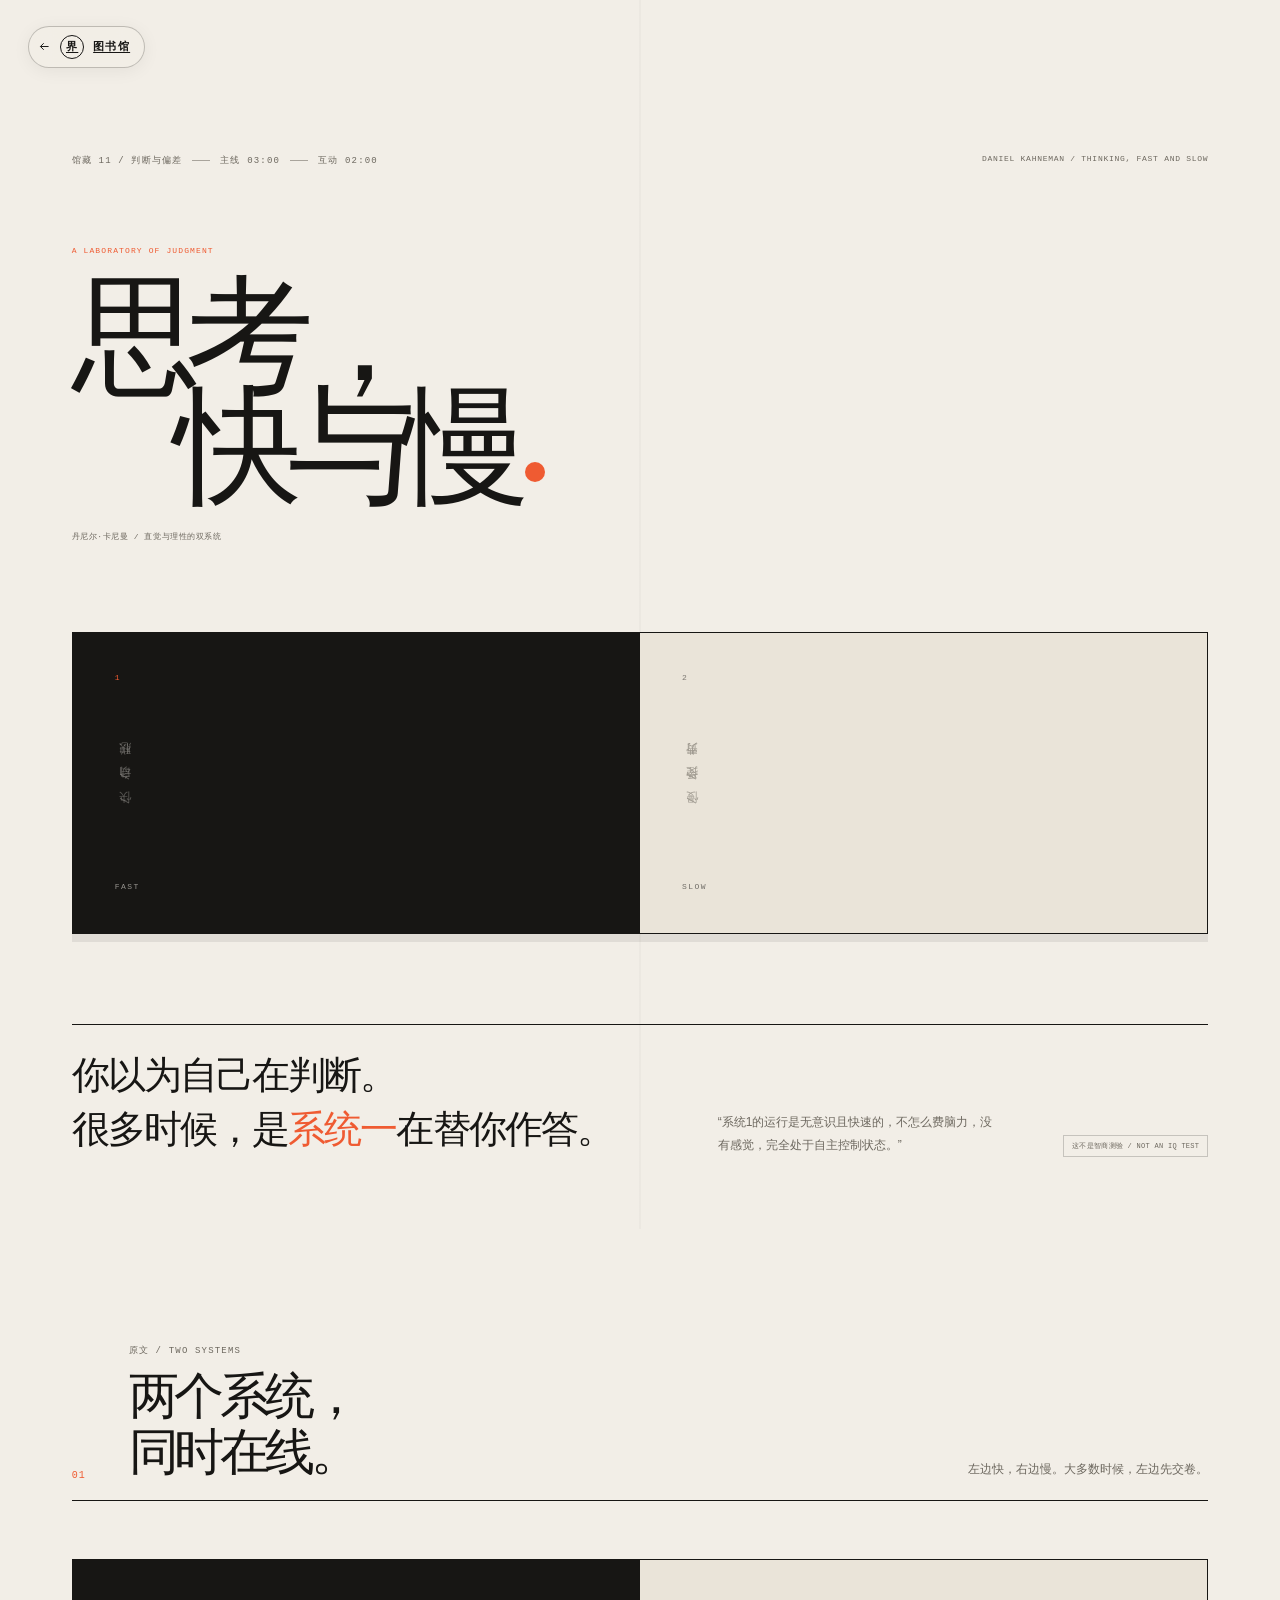
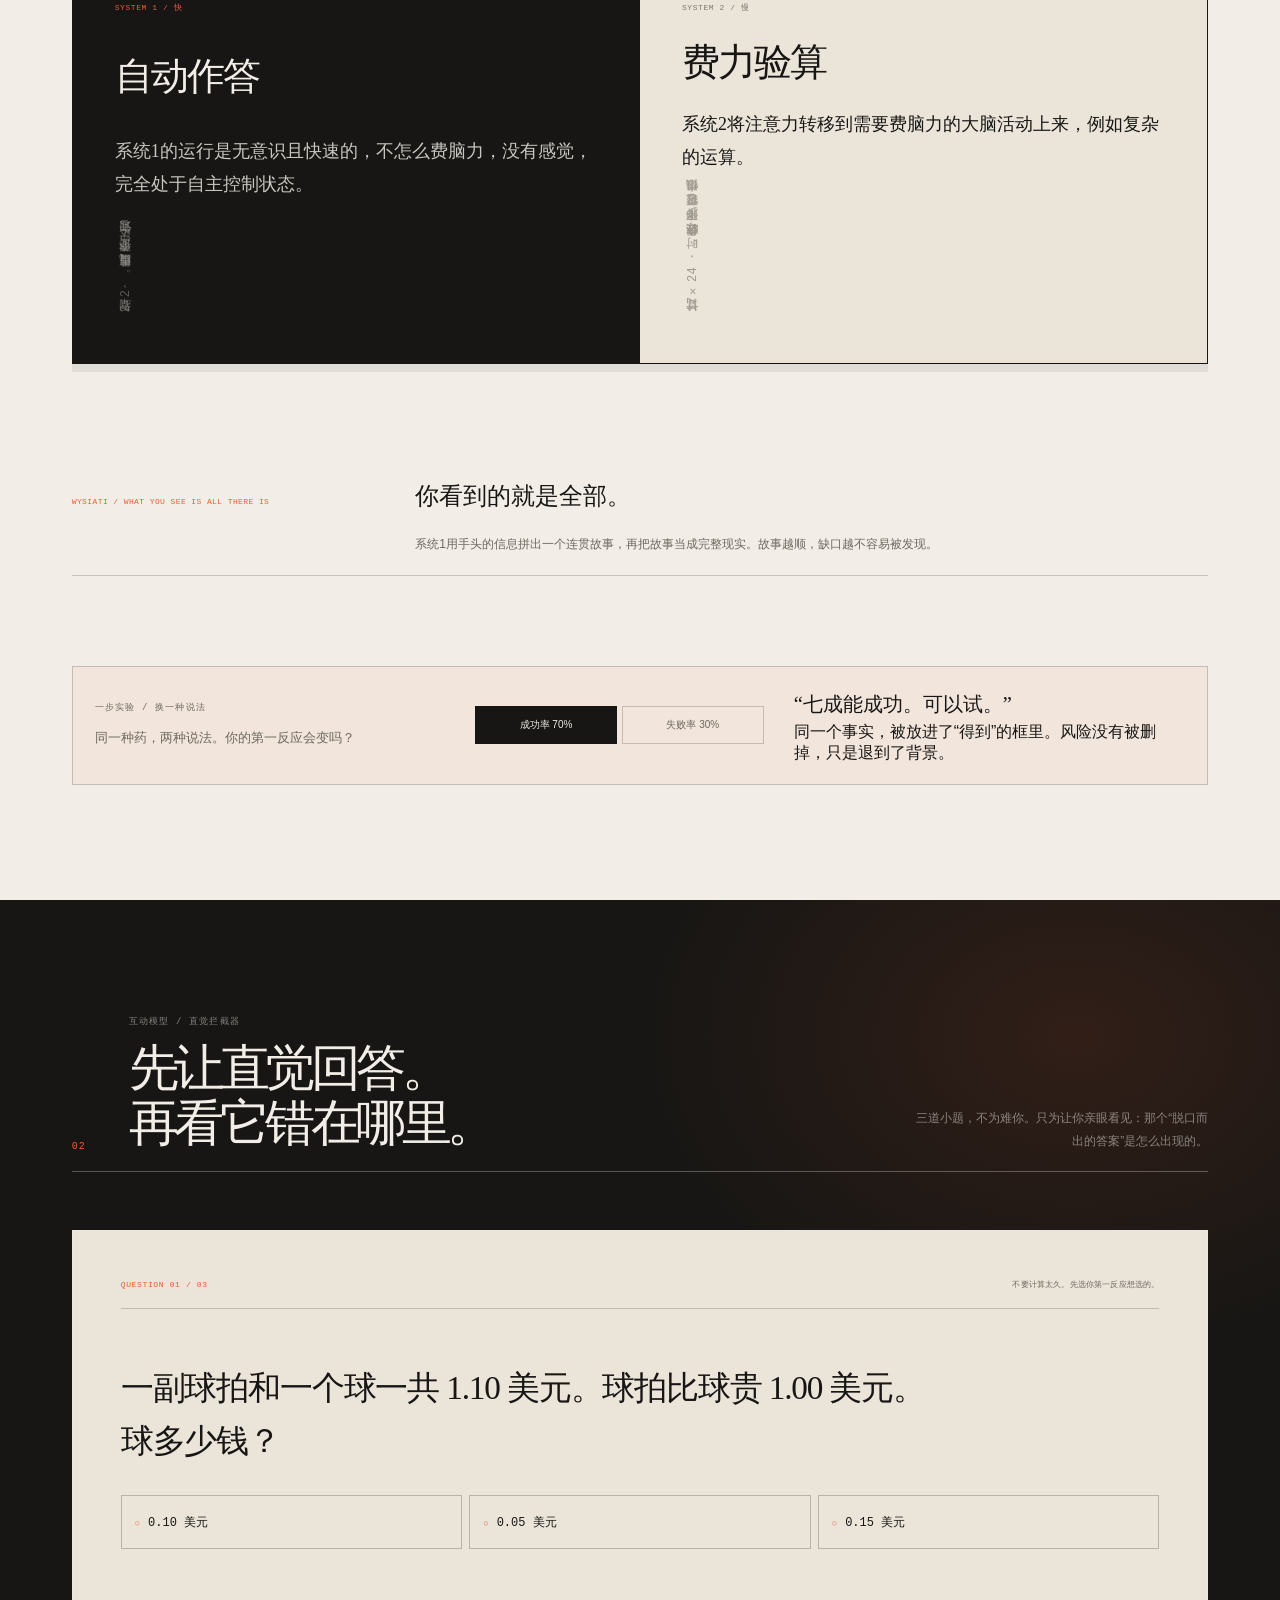
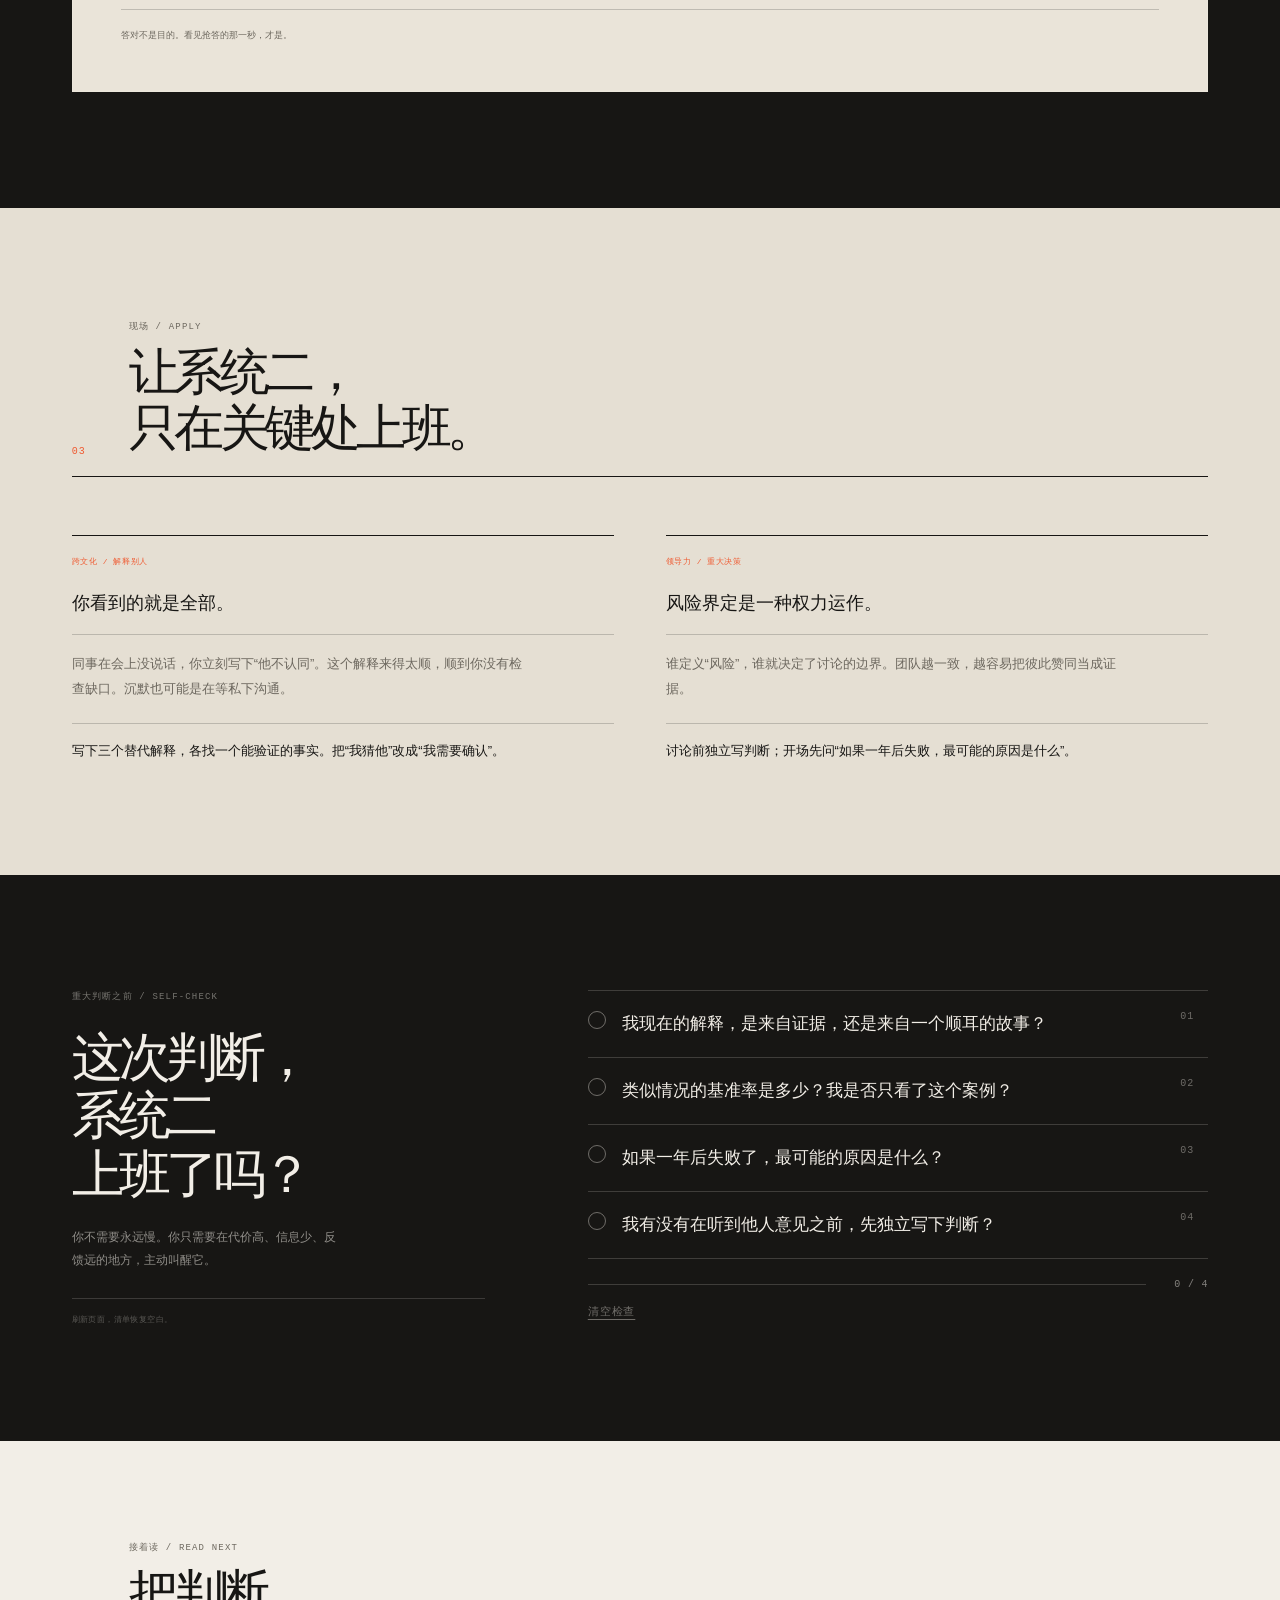
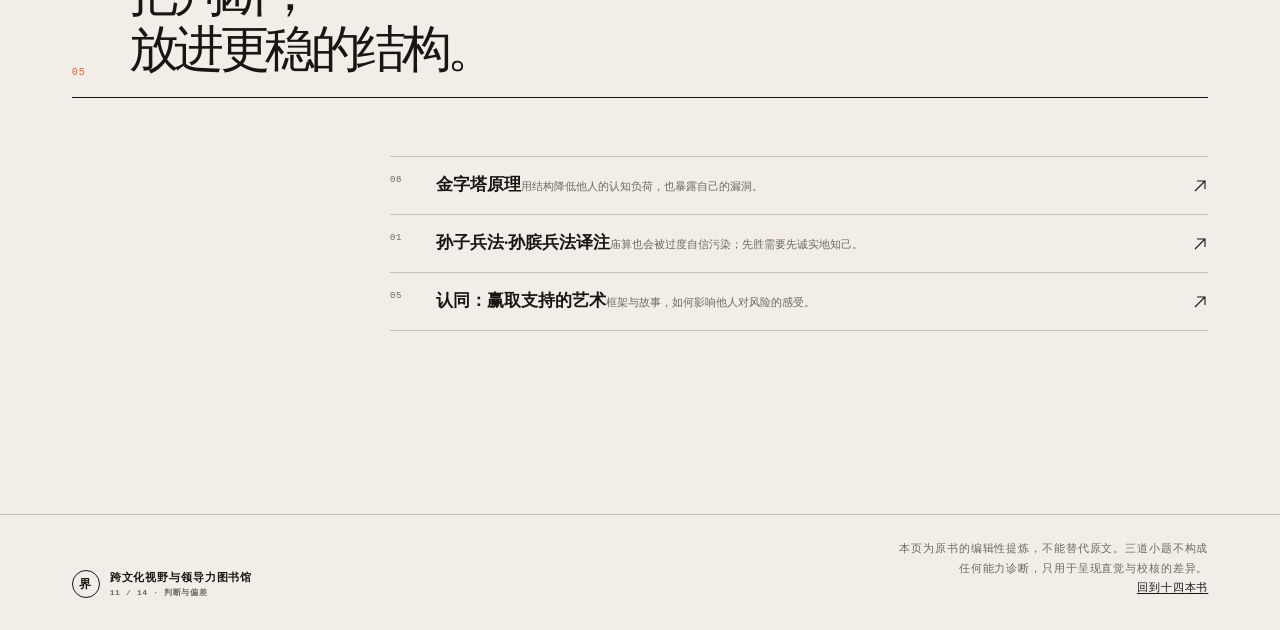
<file: books/thinking.html>
<!doctype html>
<html lang="zh-CN">
<head>
  <meta charset="utf-8">
  <meta name="viewport" content="width=device-width, initial-scale=1">
  <meta name="theme-color" content="#f2eee7">
  <link rel="icon" href="../assets/favicon.svg" type="image/svg+xml">
  <meta name="description" content="三分钟读透《思考，快与慢》：系统一自动抢答，系统二费力监督。用三道认知反射题，体验直觉如何出错，再学会用流程救场。">
  <title>思考，快与慢 — 你以为在判断，其实是系统一在抢答 | 跨文化视野与领导力图书馆</title>
  <link rel="stylesheet" href="../assets/css/base.css">
  <link rel="stylesheet" href="../assets/css/book-base.css">
  <link rel="stylesheet" href="../assets/css/book-thinking.css">
  <script>document.documentElement.classList.add("js");</script>
</head>
<body class="book-page tk-page">
  <a class="skip-link" href="#main">跳到正文</a>
  <a class="hub-return" href="../index.html" aria-label="返回图书馆首页">
    <svg class="hub-return__arrow" viewBox="0 0 16 16" fill="none" stroke="currentColor" stroke-width="1.2" aria-hidden="true"><path d="M13 8H3M7 4 3 8l4 4"/></svg>
    <span class="hub-return__mark" aria-hidden="true">界</span>
    <span>图书馆</span>
  </a>

  <main id="main">
    <header class="tk-hero">
      <div class="book-wrap">
        <div class="tk-hero__meta">
          <p class="page-kicker"><span>馆藏 11 / 判断与偏差</span><span>主线 03:00</span><span>互动 02:00</span></p>
          <p>DANIEL KAHNEMAN / THINKING, FAST AND SLOW</p>
        </div>

        <div class="tk-hero__main">
          <div class="tk-hero__title" data-reveal>
            <p class="tk-overline">A LABORATORY OF JUDGMENT</p>
            <h1>思考，<br><span>快与慢</span></h1>
            <p class="tk-author">丹尼尔·卡尼曼 / 直觉与理性的双系统</p>
          </div>

          <div class="tk-systems" data-reveal style="--reveal-delay:130ms" aria-hidden="true">
            <div class="tk-system tk-system--fast">
              <span class="tk-system__no">1</span>
              <p>快 / 自动 / 联想</p>
              <b>FAST</b>
            </div>
            <div class="tk-system tk-system--slow">
              <span class="tk-system__no">2</span>
              <p>慢 / 受控 / 费力</p>
              <b>SLOW</b>
            </div>
          </div>
        </div>

        <div class="tk-hero__bottom" data-reveal style="--reveal-delay:220ms">
          <p>你以为自己在判断。<br>很多时候，是<em>系统一</em>在替你作答。</p>
          <p class="tk-intro">“系统1的运行是无意识且快速的，不怎么费脑力，没有感觉，完全处于自主控制状态。”</p>
          <div class="tk-hero__note">这不是智商测验 / NOT AN IQ TEST</div>
        </div>
      </div>
    </header>

    <section class="tk-essence" aria-labelledby="essence-title">
      <div class="book-wrap">
        <div class="tk-section-head" data-reveal>
          <span class="tk-index">01</span>
          <div>
            <p class="page-kicker"><span>原文 / TWO SYSTEMS</span></p>
            <h2 id="essence-title">两个系统，<br>同时在线。</h2>
          </div>
          <p>左边快，右边慢。大多数时候，左边先交卷。</p>
        </div>

        <div class="tk-essence__layout">
          <div class="tk-systems">
            <article class="tk-system tk-system--fast" data-reveal>
              <span>SYSTEM 1 / 快</span>
              <h3>自动作答</h3>
              <blockquote class="tk-quote">系统1的运行是无意识且快速的，不怎么费脑力，没有感觉，完全处于自主控制状态。</blockquote>
              <p>看到 2+2，答案自己出现。你不需要“决定”去知道它。</p>
            </article>
            <article class="tk-system tk-system--slow" data-reveal>
              <span>SYSTEM 2 / 慢</span>
              <h3>费力验算</h3>
              <blockquote class="tk-quote">系统2将注意力转移到需要费脑力的大脑活动上来，例如复杂的运算。</blockquote>
              <p>计算 17×24 时，你会屏住呼吸、停下脚步。它很可靠，也很懒。</p>
            </article>
          </div>

          <aside class="tk-wysiati" data-reveal>
            <span>WYSIATI / WHAT YOU SEE IS ALL THERE IS</span>
            <blockquote class="tk-quote">你看到的就是全部。</blockquote>
            <p class="tk-source-note">系统1用手头的信息拼出一个连贯故事，再把故事当成完整现实。故事越顺，缺口越不容易被发现。</p>
          </aside>

          <div class="tk-frame-lab" data-model="thinking-frame" data-reveal>
            <div class="tk-frame-lab__head">
              <p class="page-kicker"><span>一步实验 / 换一种说法</span></p>
              <p>同一种药，两种说法。你的第一反应会变吗？</p>
            </div>
            <div class="tk-frame-lab__choices" role="group" aria-label="选择药品描述框架">
              <button type="button" data-frame="gain" aria-pressed="true">成功率 70%</button>
              <button type="button" data-frame="loss" aria-pressed="false">失败率 30%</button>
            </div>
            <div class="tk-frame-lab__out" aria-live="polite">
              <p class="tk-frame-lab__gut" data-frame-gut>“七成能成功。可以试。”</p>
              <p class="tk-source-note" data-frame-note>同一个事实，被放进了“得到”的框里。风险没有被删掉，只是退到了背景。</p>
            </div>
            <p class="live-note" aria-live="polite" data-frame-live></p>
          </div>
        </div>
      </div>
    </section>

    <section class="tk-lab-section" aria-labelledby="lab-title">
      <div class="book-wrap">
        <div class="tk-section-head tk-section-head--dark" data-reveal>
          <span class="tk-index">02</span>
          <div>
            <p class="page-kicker"><span>互动模型 / 直觉拦截器</span></p>
            <h2 id="lab-title">先让直觉回答。<br>再看它错在哪里。</h2>
          </div>
          <p>三道小题，不为难你。只为让你亲眼看见：那个“脱口而出的答案”是怎么出现的。</p>
        </div>

        <div class="tk-lab" data-model="crt" data-reveal>
          <div class="tk-lab__head">
            <span data-crt-count>QUESTION 01 / 03</span>
            <p>不要计算太久。先选你第一反应想选的。</p>
          </div>
          <div class="tk-question">
            <h3 data-crt-question>一副球拍和一个球一共 1.10 美元。球拍比球贵 1.00 美元。球多少钱？</h3>
            <div class="tk-answers" data-crt-options></div>
          </div>
          <div class="tk-reveal" data-crt-feedback hidden>
            <div class="tk-answer-block tk-answer-block--fast">
              <span>系统一先说 / FAST ANSWER</span>
              <p data-crt-system></p>
            </div>
            <div class="tk-answer-block tk-answer-block--slow">
              <span>慢一步看 / SLOW CHECK</span>
              <p data-crt-explanation></p>
            </div>
          </div>
          <div class="tk-lab__foot">
            <button type="button" class="tk-next" data-crt-next hidden>下一题 →</button>
            <span class="tk-lab__score" data-crt-score>答对不是目的。看见抢答的那一秒，才是。</span>
          </div>
          <p class="live-note" aria-live="polite" data-crt-live></p>
        </div>
      </div>
    </section>

    <section class="tk-apps" aria-labelledby="apps-title">
      <div class="book-wrap">
        <div class="tk-section-head" data-reveal>
          <span class="tk-index">03</span>
          <div>
            <p class="page-kicker"><span>现场 / APPLY</span></p>
            <h2 id="apps-title">让系统二，<br>只在关键处上班。</h2>
          </div>
        </div>

        <div class="tk-app-grid">
          <article data-reveal>
            <p class="tk-app-label">跨文化 / 解释别人</p>
            <blockquote class="tk-quote">你看到的就是全部。</blockquote>
            <p>同事在会上没说话，你立刻写下“他不认同”。这个解释来得太顺，顺到你没有检查缺口。沉默也可能是在等私下沟通。</p>
            <p class="tk-app-action">写下三个替代解释，各找一个能验证的事实。把“我猜他”改成“我需要确认”。</p>
          </article>
          <article data-reveal>
            <p class="tk-app-label">领导力 / 重大决策</p>
            <blockquote class="tk-quote">风险界定是一种权力运作。</blockquote>
            <p>谁定义“风险”，谁就决定了讨论的边界。团队越一致，越容易把彼此赞同当成证据。</p>
            <p class="tk-app-action">讨论前独立写判断；开场先问“如果一年后失败，最可能的原因是什么”。</p>
          </article>
        </div>
      </div>
    </section>

    <section class="tk-check" aria-labelledby="check-title">
      <div class="book-wrap tk-check__grid">
        <div class="tk-check__intro" data-reveal>
          <p class="page-kicker"><span>重大判断之前 / SELF-CHECK</span></p>
          <h2 id="check-title">这次判断，<br>系统二<br>上班了吗？</h2>
          <p>你不需要永远慢。你只需要在代价高、信息少、反馈远的地方，主动叫醒它。</p>
          <p class="tk-check__hint">刷新页面，清单恢复空白。</p>
        </div>
        <form class="tk-checklist" data-fresh data-reveal>
          <div class="action-list">
            <label class="action-item">
              <input type="checkbox" autocomplete="off">
              <span class="action-tick" aria-hidden="true"></span>
              <span class="action-item__text">我现在的解释，是来自证据，还是来自一个顺耳的故事？</span>
              <span class="action-item__index">01</span>
            </label>
            <label class="action-item">
              <input type="checkbox" autocomplete="off">
              <span class="action-tick" aria-hidden="true"></span>
              <span class="action-item__text">类似情况的基准率是多少？我是否只看了这个案例？</span>
              <span class="action-item__index">02</span>
            </label>
            <label class="action-item">
              <input type="checkbox" autocomplete="off">
              <span class="action-tick" aria-hidden="true"></span>
              <span class="action-item__text">如果一年后失败了，最可能的原因是什么？</span>
              <span class="action-item__index">03</span>
            </label>
            <label class="action-item">
              <input type="checkbox" autocomplete="off">
              <span class="action-tick" aria-hidden="true"></span>
              <span class="action-item__text">我有没有在听到他人意见之前，先独立写下判断？</span>
              <span class="action-item__index">04</span>
            </label>
          </div>
          <div class="action-progress">
            <span class="action-track" aria-hidden="true"><span class="action-fill"></span></span>
            <span class="action-count" aria-live="polite">0 / 4</span>
          </div>
          <button type="button" class="action-reset" data-check-reset>清空检查</button>
        </form>
      </div>
    </section>

    <section class="tk-next-section" aria-labelledby="next-title">
      <div class="book-wrap">
        <div class="tk-section-head" data-reveal>
          <span class="tk-index">05</span>
          <div>
            <p class="page-kicker"><span>接着读 / READ NEXT</span></p>
            <h2 id="next-title">把判断，<br>放进更稳的结构。</h2>
          </div>
        </div>
        <div class="next-reads" data-reveal>
          <a class="next-reads__item" href="pyramid.html">
            <span class="next-reads__no">08</span>
            <span><span class="next-reads__title">金字塔原理</span><span class="next-reads__why">用结构降低他人的认知负荷，也暴露自己的漏洞。</span></span>
            <svg class="next-reads__arrow" viewBox="0 0 16 16" fill="none" stroke="currentColor" stroke-width="1.1" aria-hidden="true"><path d="M3 13 13 3M5 3h8v8"/></svg>
          </a>
          <a class="next-reads__item" href="sunzi.html">
            <span class="next-reads__no">01</span>
            <span><span class="next-reads__title">孙子兵法·孙膑兵法译注</span><span class="next-reads__why">庙算也会被过度自信污染；先胜需要先诚实地知己。</span></span>
            <svg class="next-reads__arrow" viewBox="0 0 16 16" fill="none" stroke="currentColor" stroke-width="1.1" aria-hidden="true"><path d="M3 13 13 3M5 3h8v8"/></svg>
          </a>
          <a class="next-reads__item" href="buy-in.html">
            <span class="next-reads__no">05</span>
            <span><span class="next-reads__title">认同：赢取支持的艺术</span><span class="next-reads__why">框架与故事，如何影响他人对风险的感受。</span></span>
            <svg class="next-reads__arrow" viewBox="0 0 16 16" fill="none" stroke="currentColor" stroke-width="1.1" aria-hidden="true"><path d="M3 13 13 3M5 3h8v8"/></svg>
          </a>
        </div>
      </div>
    </section>
  </main>

  <footer class="book-footer">
    <div class="book-footer__identity"><span class="book-footer__seal">界</span><span>跨文化视野与领导力图书馆<br><small>11 / 14 · 判断与偏差</small></span></div>
    <p class="book-footer__note">本页为原书的编辑性提炼，不能替代原文。三道小题不构成任何能力诊断，只用于呈现直觉与校核的差异。<br><a href="../index.html">回到十四本书</a></p>
  </footer>

  <script src="../assets/js/books.js"></script>
</body>
</html>
</file>
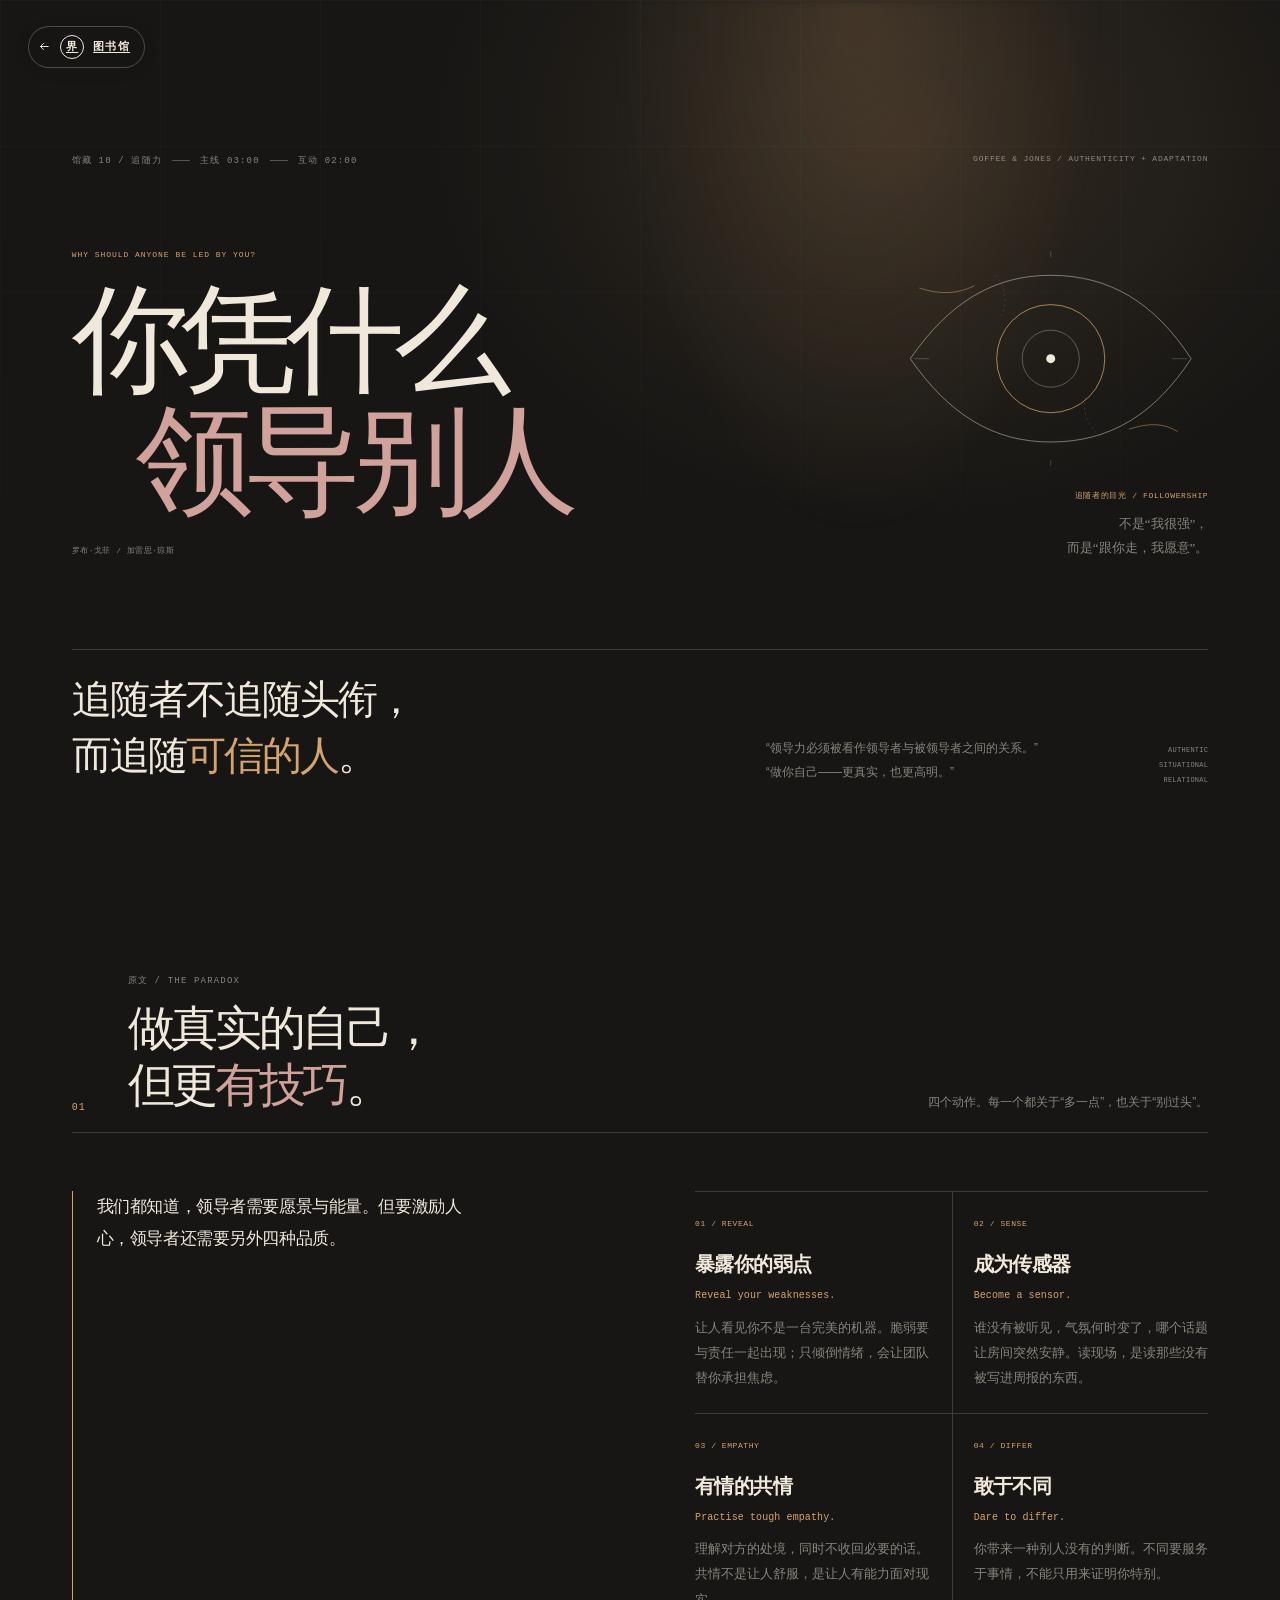
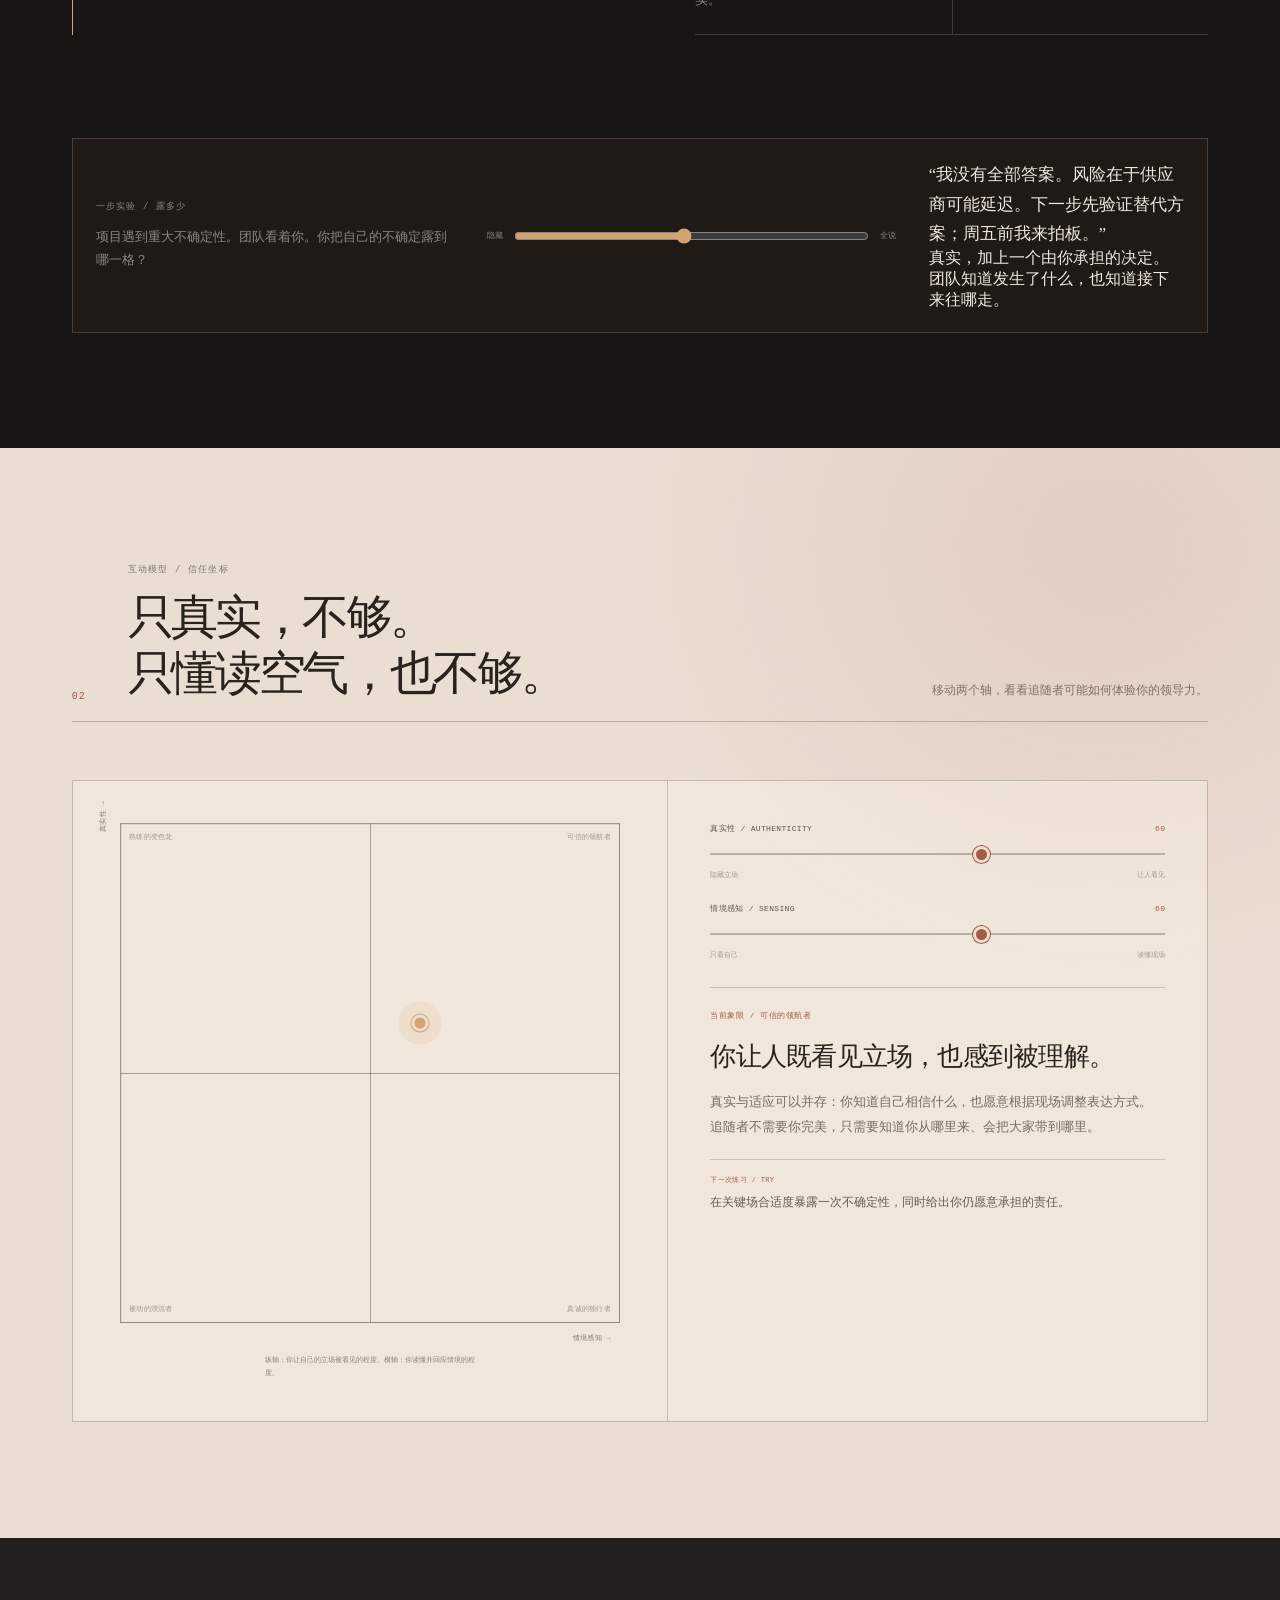
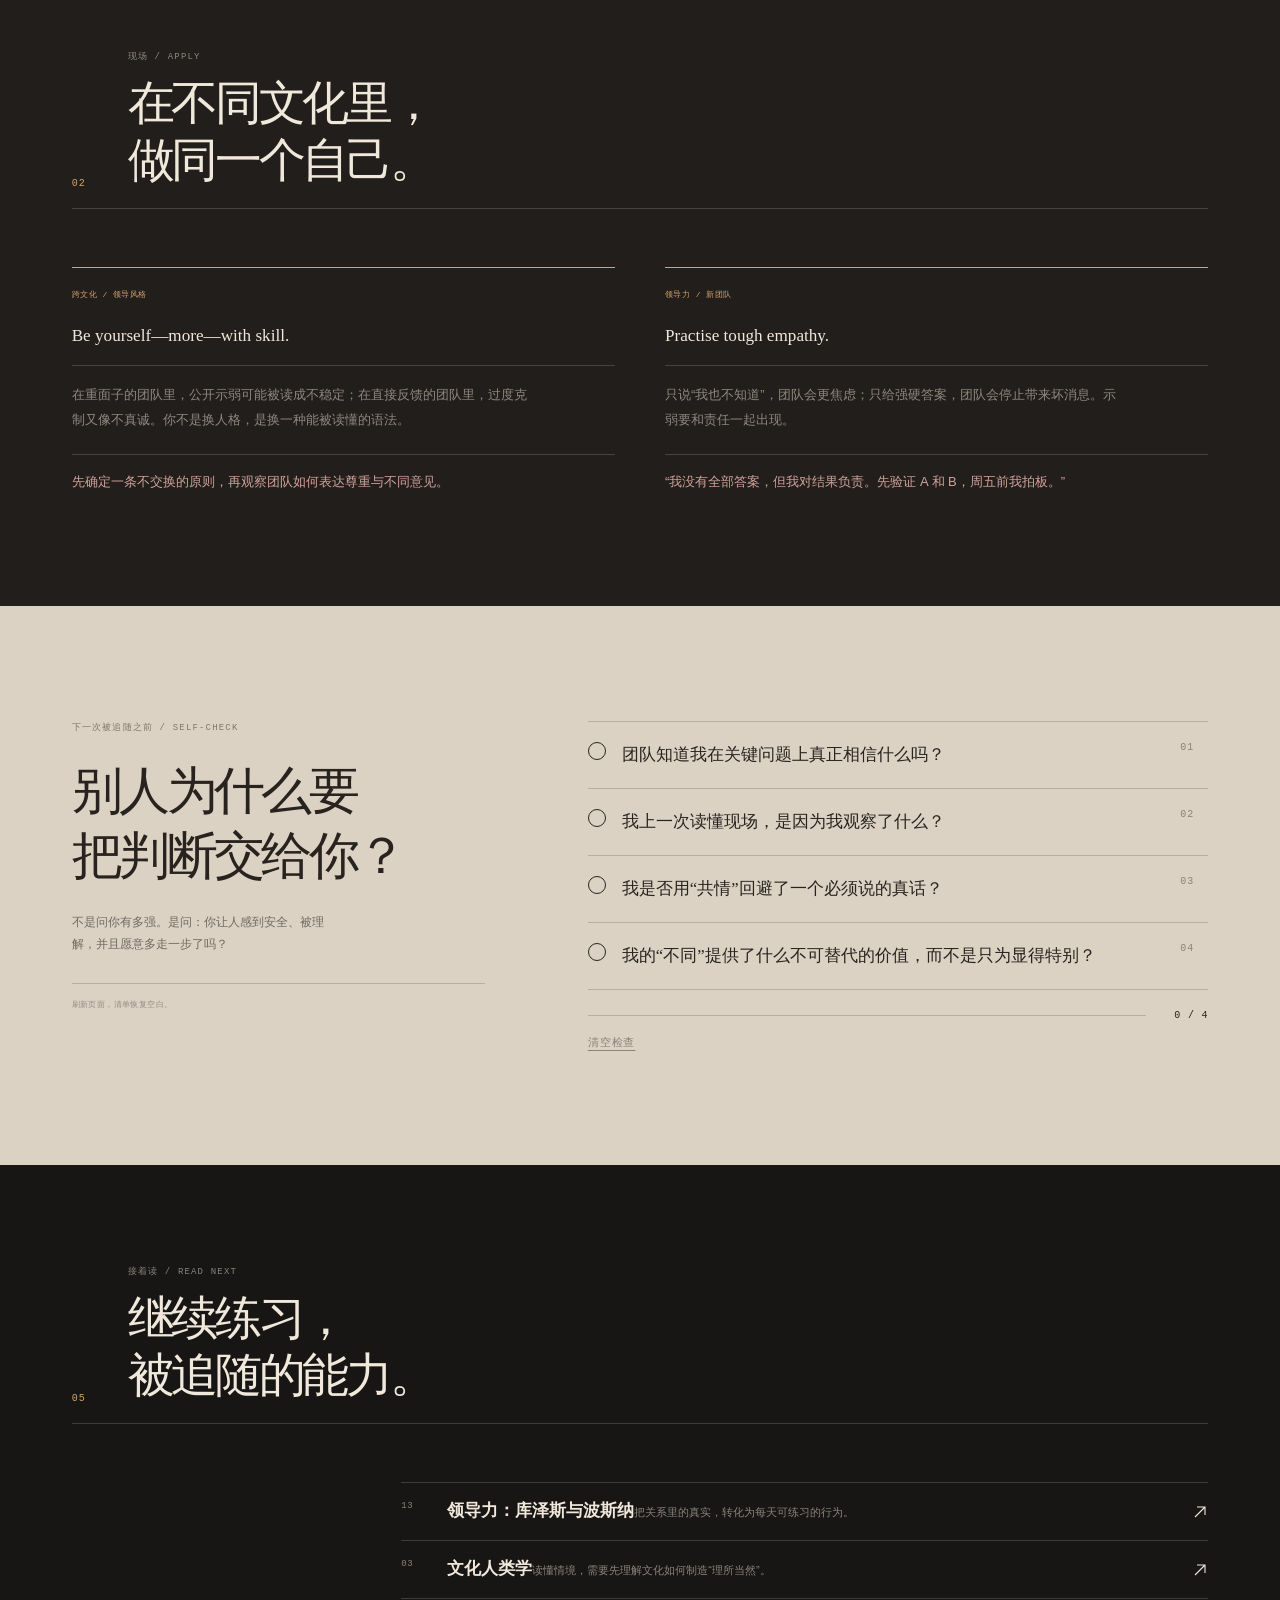
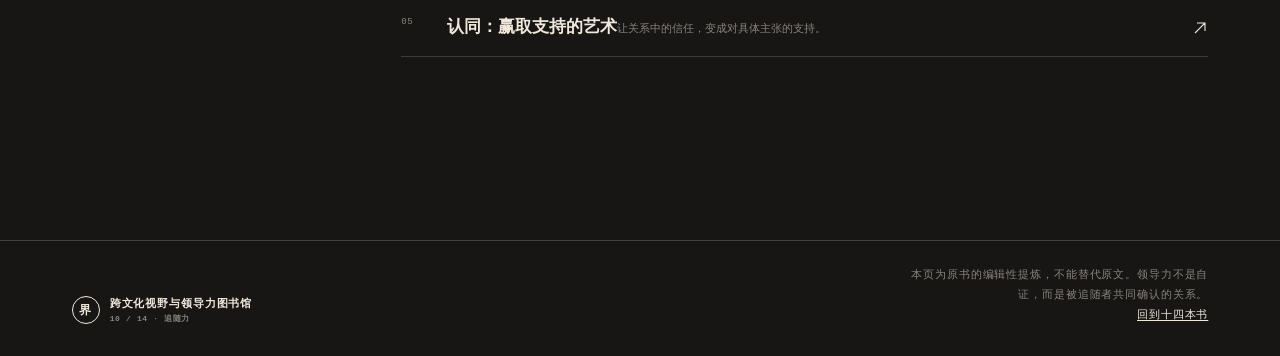
<file: books/why-led.html>
<!doctype html>
<html lang="zh-CN">
<head>
  <meta charset="utf-8">
  <meta name="viewport" content="width=device-width, initial-scale=1">
  <meta name="theme-color" content="#171614">
  <link rel="icon" href="../assets/favicon.svg" type="image/svg+xml">
  <meta name="description" content="三分钟读透《你凭什么领导别人》：领导力存在于追随者的目光里。用信任坐标，练习真实与情境感知之间的动态平衡。">
  <title>你凭什么领导别人 — 追随者不追随头衔，而追随可信的人 | 跨文化视野与领导力图书馆</title>
  <link rel="stylesheet" href="../assets/css/base.css">
  <link rel="stylesheet" href="../assets/css/book-base.css">
  <link rel="stylesheet" href="../assets/css/book-whyled.css">
  <script>document.documentElement.classList.add("js");</script>
</head>
<body class="book-page wl-page">
  <a class="skip-link" href="#main">跳到正文</a>
  <a class="hub-return" href="../index.html" aria-label="返回图书馆首页">
    <svg class="hub-return__arrow" viewBox="0 0 16 16" fill="none" stroke="currentColor" stroke-width="1.2" aria-hidden="true"><path d="M13 8H3M7 4 3 8l4 4"/></svg>
    <span class="hub-return__mark" aria-hidden="true">界</span>
    <span>图书馆</span>
  </a>

  <main id="main">
    <header class="wl-hero">
      <div class="wl-hero__glow" aria-hidden="true"></div>
      <div class="wl-grid" aria-hidden="true"></div>
      <div class="book-wrap">
        <div class="wl-hero__meta">
          <p class="page-kicker"><span>馆藏 10 / 追随力</span><span>主线 03:00</span><span>互动 02:00</span></p>
          <p>GOFFEE &amp; JONES / AUTHENTICITY + ADAPTATION</p>
        </div>

        <div class="wl-hero__main">
          <div class="wl-hero__title" data-reveal>
            <p class="wl-overline">WHY SHOULD ANYONE BE LED BY YOU?</p>
            <h1>你凭什么<br><em>领导别人</em></h1>
            <p class="wl-author">罗布·戈菲 / 加雷思·琼斯</p>
          </div>

          <div class="wl-hero__gaze" data-reveal style="--reveal-delay:140ms" aria-hidden="true">
            <svg viewBox="0 0 420 300" fill="none">
              <path d="M23 150c52-75 111-111 187-111 78 0 138 36 187 111-49 75-109 111-187 111-76 0-135-36-187-111Z" stroke="currentColor" opacity=".6"></path>
              <circle cx="210" cy="150" r="72" stroke="var(--accent)"></circle>
              <circle cx="210" cy="150" r="38" stroke="currentColor" opacity=".4"></circle>
              <circle cx="210" cy="150" r="6" fill="currentColor"></circle>
              <path d="M210 15v-8M210 293v-8M48 150h-20M372 150h20" stroke="currentColor" opacity=".28"></path>
              <path d="M35 56c28 9 51 8 73-3M314 244c27-9 47-8 65 3" stroke="var(--accent)" opacity=".65"></path>
              <path d="M137 39c14 17 16 37 5 59M276 253c-16-12-24-30-20-51" stroke="currentColor" opacity=".22" stroke-dasharray="2 5"></path>
            </svg>
            <span>追随者的目光 / FOLLOWERSHIP</span>
            <p>不是“我很强”，<br>而是“跟你走，我愿意”。</p>
          </div>
        </div>

        <div class="wl-hero__bottom" data-reveal style="--reveal-delay:230ms">
          <p>追随者不追随头衔，<br>而追随<em>可信的人</em>。</p>
          <p class="wl-intro">“领导力必须被看作领导者与被领导者之间的关系。”<br>“做你自己——更真实，也更高明。”</p>
          <div class="wl-hero__words"><span>AUTHENTIC</span><span>SITUATIONAL</span><span>RELATIONAL</span></div>
        </div>
      </div>
    </header>

    <section class="wl-essence" aria-labelledby="essence-title">
      <div class="book-wrap">
        <div class="wl-section-head" data-reveal>
          <span class="wl-index">01</span>
          <div>
            <p class="page-kicker"><span>原文 / THE PARADOX</span></p>
            <h2 id="essence-title">做真实的自己，<br>但更<em>有技巧</em>。</h2>
          </div>
          <p>四个动作。每一个都关于“多一点”，也关于“别过头”。</p>
        </div>

        <div class="wl-essence__layout">
          <blockquote class="wl-lead wl-quote" data-reveal>
            我们都知道，领导者需要愿景与能量。但要激励人心，领导者还需要另外四种品质。
          </blockquote>

          <div class="wl-qualities">
            <article data-reveal><span>01 / REVEAL</span><h3>暴露你的弱点</h3><blockquote class="wl-quote">Reveal your weaknesses.</blockquote><p>让人看见你不是一台完美的机器。脆弱要与责任一起出现；只倾倒情绪，会让团队替你承担焦虑。</p></article>
            <article data-reveal><span>02 / SENSE</span><h3>成为传感器</h3><blockquote class="wl-quote">Become a sensor.</blockquote><p>谁没有被听见，气氛何时变了，哪个话题让房间突然安静。读现场，是读那些没有被写进周报的东西。</p></article>
            <article data-reveal><span>03 / EMPATHY</span><h3>有情的共情</h3><blockquote class="wl-quote">Practise tough empathy.</blockquote><p>理解对方的处境，同时不收回必要的话。共情不是让人舒服，是让人有能力面对现实。</p></article>
            <article data-reveal><span>04 / DIFFER</span><h3>敢于不同</h3><blockquote class="wl-quote">Dare to differ.</blockquote><p>你带来一种别人没有的判断。不同要服务于事情，不能只用来证明你特别。</p></article>
          </div>

          <div class="wl-reveal-lab" data-model="whyled-reveal" data-reveal>
            <div class="wl-reveal-lab__head">
              <p class="page-kicker"><span>一步实验 / 露多少</span></p>
              <p>项目遇到重大不确定性。团队看着你。你把自己的不确定露到哪一格？</p>
            </div>
            <label class="wl-reveal-lab__range">
              <span>隐藏</span>
              <input type="range" min="0" max="100" value="48" step="1" data-reveal-range aria-label="选择暴露不确定性的程度">
              <span>全说</span>
            </label>
            <div class="wl-reveal-lab__out" aria-live="polite">
              <p class="wl-reveal-lab__say" data-reveal-say>“我没有全部答案。风险在于供应商可能延迟。下一步先验证替代方案；周五前我来拍板。”</p>
              <p class="wl-source-note" data-reveal-note>真实，加上一个由你承担的决定。</p>
            </div>
            <p class="live-note" aria-live="polite" data-reveal-live></p>
          </div>
        </div>
      </div>
    </section>

    <section class="wl-coord-section" aria-labelledby="coord-title">
      <div class="book-wrap">
        <div class="wl-section-head wl-section-head--dark" data-reveal>
          <span class="wl-index">02</span>
          <div>
            <p class="page-kicker"><span>互动模型 / 信任坐标</span></p>
            <h2 id="coord-title">只真实，不够。<br>只懂读空气，也不够。</h2>
          </div>
          <p>移动两个轴，看看追随者可能如何体验你的领导力。</p>
        </div>

        <div class="wl-coord" data-model="trust-coords" data-reveal>
          <div class="wl-plot-wrap">
            <div class="wl-plot">
              <span class="wl-quadrant wl-quadrant--tl">熟练的变色龙</span>
              <span class="wl-quadrant wl-quadrant--tr">可信的领航者</span>
              <span class="wl-quadrant wl-quadrant--bl">被动的漂流者</span>
              <span class="wl-quadrant wl-quadrant--br">真诚的独行者</span>
              <span class="wl-axis wl-axis--x">情境感知 →</span>
              <span class="wl-axis wl-axis--y">真实性 →</span>
              <span class="wl-dot" data-trust-dot aria-hidden="true"></span>
            </div>
            <p class="wl-plot__hint">纵轴：你让自己的立场被看见的程度。横轴：你读懂并回应情境的程度。</p>
          </div>

          <aside class="wl-panel">
            <div class="wl-range-wrap">
              <label class="wl-range">
                <span>真实性 / AUTHENTICITY <b data-trust-auth>60</b></span>
                <input type="range" min="0" max="100" value="60" step="1" data-trust-authenticity aria-label="真实性">
                <small><span>隐藏立场</span><span>让人看见</span></small>
              </label>
              <label class="wl-range">
                <span>情境感知 / SENSING <b data-trust-sense>60</b></span>
                <input type="range" min="0" max="100" value="60" step="1" data-trust-sensing aria-label="情境感知">
                <small><span>只看自己</span><span>读懂现场</span></small>
              </label>
            </div>

            <div class="wl-result">
              <p class="wl-result__label" data-trust-quadrant>当前象限 / 可信的领航者</p>
              <h3 data-trust-title>你让人既看见立场，也感到被理解。</h3>
              <p data-trust-body>真实与适应可以并存：你知道自己相信什么，也愿意根据现场调整表达方式。追随者不需要你完美，只需要知道你从哪里来、会把大家带到哪里。</p>
              <p class="wl-result__action" data-trust-action><span>下一次练习 / TRY</span>在关键场合适度暴露一次不确定性，同时给出你仍愿意承担的责任。</p>
            </div>
            <p class="live-note" aria-live="polite" data-trust-live></p>
          </aside>
        </div>
      </div>
    </section>

    <section class="wl-apps" aria-labelledby="apps-title">
      <div class="book-wrap">
        <div class="wl-section-head" data-reveal>
          <span class="wl-index">02</span>
          <div>
            <p class="page-kicker"><span>现场 / APPLY</span></p>
            <h2 id="apps-title">在不同文化里，<br>做同一个自己。</h2>
          </div>
        </div>

        <div class="wl-app-grid">
          <article data-reveal>
            <p class="wl-app-label">跨文化 / 领导风格</p>
            <blockquote class="wl-quote">Be yourself—more—with skill.</blockquote>
            <p>在重面子的团队里，公开示弱可能被读成不稳定；在直接反馈的团队里，过度克制又像不真诚。你不是换人格，是换一种能被读懂的语法。</p>
            <p class="wl-app-action">先确定一条不交换的原则，再观察团队如何表达尊重与不同意见。</p>
          </article>
          <article data-reveal>
            <p class="wl-app-label">领导力 / 新团队</p>
            <blockquote class="wl-quote">Practise tough empathy.</blockquote>
            <p>只说“我也不知道”，团队会更焦虑；只给强硬答案，团队会停止带来坏消息。示弱要和责任一起出现。</p>
            <p class="wl-app-action">“我没有全部答案，但我对结果负责。先验证 A 和 B，周五前我拍板。”</p>
          </article>
        </div>
      </div>
    </section>

    <section class="wl-check" aria-labelledby="check-title">
      <div class="book-wrap wl-check__grid">
        <div class="wl-check__intro" data-reveal>
          <p class="page-kicker"><span>下一次被追随之前 / SELF-CHECK</span></p>
          <h2 id="check-title">别人为什么要<br>把判断交给你？</h2>
          <p>不是问你有多强。是问：你让人感到安全、被理解，并且愿意多走一步了吗？</p>
          <p class="wl-check__hint">刷新页面，清单恢复空白。</p>
        </div>
        <form class="wl-checklist" data-fresh data-reveal>
          <div class="action-list">
            <label class="action-item">
              <input type="checkbox" autocomplete="off">
              <span class="action-tick" aria-hidden="true"></span>
              <span class="action-item__text">团队知道我在关键问题上真正相信什么吗？</span>
              <span class="action-item__index">01</span>
            </label>
            <label class="action-item">
              <input type="checkbox" autocomplete="off">
              <span class="action-tick" aria-hidden="true"></span>
              <span class="action-item__text">我上一次读懂现场，是因为我观察了什么？</span>
              <span class="action-item__index">02</span>
            </label>
            <label class="action-item">
              <input type="checkbox" autocomplete="off">
              <span class="action-tick" aria-hidden="true"></span>
              <span class="action-item__text">我是否用“共情”回避了一个必须说的真话？</span>
              <span class="action-item__index">03</span>
            </label>
            <label class="action-item">
              <input type="checkbox" autocomplete="off">
              <span class="action-tick" aria-hidden="true"></span>
              <span class="action-item__text">我的“不同”提供了什么不可替代的价值，而不是只为显得特别？</span>
              <span class="action-item__index">04</span>
            </label>
          </div>
          <div class="action-progress">
            <span class="action-track" aria-hidden="true"><span class="action-fill"></span></span>
            <span class="action-count" aria-live="polite">0 / 4</span>
          </div>
          <button type="button" class="action-reset" data-check-reset>清空检查</button>
        </form>
      </div>
    </section>

    <section class="wl-next" aria-labelledby="next-title">
      <div class="book-wrap">
        <div class="wl-section-head" data-reveal>
          <span class="wl-index">05</span>
          <div>
            <p class="page-kicker"><span>接着读 / READ NEXT</span></p>
            <h2 id="next-title">继续练习，<br>被追随的能力。</h2>
          </div>
        </div>
        <div class="next-reads" data-reveal>
          <a class="next-reads__item" href="leadership-challenge.html">
            <span class="next-reads__no">13</span>
            <span><span class="next-reads__title">领导力：库泽斯与波斯纳</span><span class="next-reads__why">把关系里的真实，转化为每天可练习的行为。</span></span>
            <svg class="next-reads__arrow" viewBox="0 0 16 16" fill="none" stroke="currentColor" stroke-width="1.1" aria-hidden="true"><path d="M3 13 13 3M5 3h8v8"/></svg>
          </a>
          <a class="next-reads__item" href="anthropology.html">
            <span class="next-reads__no">03</span>
            <span><span class="next-reads__title">文化人类学</span><span class="next-reads__why">读懂情境，需要先理解文化如何制造“理所当然”。</span></span>
            <svg class="next-reads__arrow" viewBox="0 0 16 16" fill="none" stroke="currentColor" stroke-width="1.1" aria-hidden="true"><path d="M3 13 13 3M5 3h8v8"/></svg>
          </a>
          <a class="next-reads__item" href="buy-in.html">
            <span class="next-reads__no">05</span>
            <span><span class="next-reads__title">认同：赢取支持的艺术</span><span class="next-reads__why">让关系中的信任，变成对具体主张的支持。</span></span>
            <svg class="next-reads__arrow" viewBox="0 0 16 16" fill="none" stroke="currentColor" stroke-width="1.1" aria-hidden="true"><path d="M3 13 13 3M5 3h8v8"/></svg>
          </a>
        </div>
      </div>
    </section>
  </main>

  <footer class="book-footer">
    <div class="book-footer__identity"><span class="book-footer__seal">界</span><span>跨文化视野与领导力图书馆<br><small>10 / 14 · 追随力</small></span></div>
    <p class="book-footer__note">本页为原书的编辑性提炼，不能替代原文。领导力不是自证，而是被追随者共同确认的关系。<br><a href="../index.html">回到十四本书</a></p>
  </footer>

  <script src="../assets/js/books.js"></script>
</body>
</html>
</file>
<file: assets/css/base.css>
/* =========================================================
   跨文化视野与领导力图书馆
   Shared foundation. Each book page overrides its own world.
   ========================================================= */

:root {
  --font-serif: "Source Han Serif SC", "Noto Serif CJK SC", "Songti SC", "STSong", "SimSun", Georgia, serif;
  --font-sans: "Avenir Next", "Helvetica Neue", "PingFang SC", "Hiragino Sans GB", "Microsoft YaHei", "Noto Sans SC", sans-serif;
  --font-mono: "SFMono-Regular", "Cascadia Mono", "Consolas", "Liberation Mono", monospace;
  --ease-out: cubic-bezier(0.16, 1, 0.3, 1);
  --ease-soft: cubic-bezier(0.22, 0.61, 0.36, 1);
  --line: rgba(28, 26, 22, 0.18);
  --paper: #f2eee5;
  --ink: #1d1b17;
  --muted: #6b665d;
  --accent: #b8452d;
  --hub-bg: rgba(245, 241, 232, 0.9);
  --hub-line: rgba(29, 27, 23, 0.24);
  --hub-ink: #1d1b17;
  color-scheme: light;
}

*,
*::before,
*::after {
  box-sizing: border-box;
}

html {
  overflow-x: hidden;
  overflow-x: clip;
  -webkit-text-size-adjust: 100%;
  scroll-behavior: smooth;
}

body {
  margin: 0;
  min-height: 100vh;
  font-family: var(--font-sans);
  color: var(--ink);
  background: var(--paper);
  -webkit-font-smoothing: antialiased;
  -moz-osx-font-smoothing: grayscale;
  text-rendering: optimizeLegibility;
}

::selection {
  color: #fff;
  background: var(--accent);
}

h1, h2, h3, h4, p, figure, blockquote, dl, dd {
  margin: 0;
}

ul, ol {
  margin: 0;
  padding: 0;
}

li {
  list-style: none;
}

a {
  color: inherit;
  text-decoration-thickness: 1px;
  text-underline-offset: 0.18em;
}

button,
input,
select,
textarea {
  font: inherit;
  color: inherit;
}

button {
  border: 0;
  background: none;
  cursor: pointer;
}

button,
a,
input,
select,
textarea {
  -webkit-tap-highlight-color: transparent;
}

button:focus-visible,
a:focus-visible,
input:focus-visible,
select:focus-visible,
textarea:focus-visible {
  outline: 2px solid var(--accent);
  outline-offset: 4px;
}

svg {
  display: block;
}

[hidden] {
  display: none !important;
}

img {
  display: block;
  max-width: 100%;
}

::placeholder {
  opacity: 0.5;
}

/* ---------- Skip link ---------- */

.skip-link {
  position: fixed;
  top: 10px;
  left: 50%;
  z-index: 200;
  padding: 10px 16px;
  color: #fff;
  background: #1d1b17;
  border-radius: 2px;
  transform: translate(-50%, -180%);
  transition: transform 220ms var(--ease-out);
}

.skip-link:focus {
  transform: translate(-50%, 0);
}

/* ---------- Shared library return ----------
   Position is intentionally identical on every book page.
   Only the palette adapts to the page's own visual language. */

.hub-return {
  position: fixed;
  top: clamp(14px, 2vw, 28px);
  left: clamp(14px, 2.2vw, 32px);
  z-index: 120;
  display: inline-flex;
  align-items: center;
  gap: 9px;
  min-height: 42px;
  padding: 8px 14px 8px 9px;
  color: var(--hub-ink);
  font-family: var(--font-sans);
  font-size: 11px;
  font-weight: 600;
  letter-spacing: 0.12em;
  line-height: 1;
  background: var(--hub-bg);
  border: 1px solid var(--hub-line);
  border-radius: 999px;
  box-shadow: 0 3px 18px rgba(0, 0, 0, 0.06);
  backdrop-filter: blur(12px);
  -webkit-backdrop-filter: blur(12px);
  transition:
    background 260ms var(--ease-out),
    gap 260ms var(--ease-out),
    transform 260ms var(--ease-out);
}

.hub-return:hover {
  gap: 13px;
  transform: translateY(-1px);
}

.hub-return__mark {
  display: grid;
  width: 24px;
  height: 24px;
  place-items: center;
  font-family: var(--font-serif);
  font-size: 11px;
  font-weight: 700;
  line-height: 1;
  border: 1px solid currentColor;
  border-radius: 50%;
}

.hub-return__arrow {
  width: 13px;
  height: 13px;
  transition: transform 260ms var(--ease-out);
}

.hub-return:hover .hub-return__arrow {
  transform: translateX(-2px);
}

/* ---------- Shared text utilities ---------- */

.sr-only {
  position: absolute;
  width: 1px;
  height: 1px;
  padding: 0;
  margin: -1px;
  overflow: hidden;
  clip: rect(0, 0, 0, 0);
  white-space: nowrap;
  border: 0;
}

.mono-label {
  font-family: var(--font-mono);
  font-size: 10px;
  font-weight: 500;
  letter-spacing: 0.15em;
  text-transform: uppercase;
}

/* ---------- Subtle reveal ----------
   Only opacity + transform; no content is animated away. */

.js [data-reveal] {
  opacity: 0;
  transform: translateY(18px);
}

.js [data-reveal].is-visible {
  opacity: 1;
  transform: translateY(0);
  transition:
    opacity 800ms var(--ease-out),
    transform 800ms var(--ease-out);
  transition-delay: var(--reveal-delay, 0ms);
}

/* ---------- Shared book footer ---------- */

.book-footer {
  position: relative;
  z-index: 1;
  display: flex;
  align-items: flex-end;
  justify-content: space-between;
  gap: 24px;
  margin-top: clamp(70px, 10vw, 140px);
  padding: 24px var(--gutter, clamp(20px, 5vw, 72px)) 32px;
  font-size: 11px;
  letter-spacing: 0.08em;
  border-top: 1px solid var(--footer-line, rgba(28, 26, 22, 0.18));
}

.book-footer__identity {
  display: flex;
  align-items: center;
  gap: 10px;
  font-weight: 600;
}

.book-footer__seal {
  display: grid;
  width: 28px;
  height: 28px;
  place-items: center;
  font-family: var(--font-serif);
  font-size: 12px;
  border: 1px solid currentColor;
  border-radius: 50%;
}

.book-footer p {
  color: var(--muted);
  line-height: 1.8;
}

.book-footer__note {
  max-width: 320px;
  text-align: right;
}

/* ---------- Shared action checklist mechanics ---------- */

.action-box {
  border: 0;
}

.action-list {
  display: grid;
  gap: 0;
}

.action-item {
  position: relative;
  display: grid;
  grid-template-columns: 22px 1fr auto;
  gap: 12px;
  align-items: start;
  padding: 14px 0;
  border-bottom: 1px solid var(--action-line, rgba(28, 26, 22, 0.16));
  cursor: pointer;
}

.action-item:first-child {
  border-top: 1px solid var(--action-line, rgba(28, 26, 22, 0.16));
}

.action-item input {
  position: absolute;
  width: 1px;
  height: 1px;
  opacity: 0;
}

.action-tick {
  position: relative;
  display: block;
  width: 18px;
  height: 18px;
  margin-top: 2px;
  border: 1px solid currentColor;
  border-radius: 50%;
  transition:
    background 240ms var(--ease-out),
    border-color 240ms var(--ease-out);
}

.action-tick::after {
  position: absolute;
  top: 50%;
  left: 50%;
  width: 7px;
  height: 4px;
  content: "";
  border-bottom: 1.5px solid var(--tick-ink, #fff);
  border-left: 1.5px solid var(--tick-ink, #fff);
  opacity: 0;
  transform: translate(-50%, -65%) rotate(-45deg) scale(0.5);
  transition:
    opacity 180ms ease,
    transform 260ms var(--ease-out);
}

.action-item input:checked + .action-tick {
  background: var(--tick-bg, var(--ink));
  border-color: var(--tick-bg, var(--ink));
}

.action-item input:checked + .action-tick::after {
  opacity: 1;
  transform: translate(-50%, -65%) rotate(-45deg) scale(1);
}

.action-item input:focus-visible + .action-tick {
  outline: 2px solid var(--accent);
  outline-offset: 4px;
}

.action-item__text {
  font-size: 14px;
  line-height: 1.75;
}

.action-item__index {
  padding-top: 2px;
  color: var(--muted);
  font-family: var(--font-mono);
  font-size: 10px;
  letter-spacing: 0.1em;
}

.action-progress {
  display: flex;
  align-items: center;
  gap: 14px;
  margin-top: 20px;
}

.action-track {
  position: relative;
  flex: 1;
  height: 1px;
  overflow: hidden;
  background: var(--action-line, rgba(28, 26, 22, 0.2));
}

.action-fill {
  position: absolute;
  inset: 0;
  width: 0;
  background: var(--accent);
  transition: width 480ms var(--ease-out);
}

.action-count {
  min-width: 48px;
  font-family: var(--font-mono);
  font-size: 10px;
  letter-spacing: 0.08em;
  text-align: right;
}

.action-reset {
  margin-top: 14px;
  padding: 0;
  color: var(--muted);
  font-size: 11px;
  letter-spacing: 0.08em;
  text-decoration: underline;
  text-underline-offset: 4px;
}

.action-reset:hover {
  color: var(--ink);
}

/* ---------- Reduced motion ---------- */

@media (prefers-reduced-motion: reduce) {
  html {
    scroll-behavior: auto;
  }

  *,
  *::before,
  *::after {
    animation-duration: 0.01ms !important;
    animation-iteration-count: 1 !important;
    scroll-behavior: auto !important;
    transition-duration: 0.01ms !important;
  }

  .js [data-reveal] {
    opacity: 1;
    transform: none;
  }
}

/* ---------- Small screens ---------- */

@media (max-width: 640px) {
  .hub-return {
    min-height: 40px;
    padding-right: 12px;
    font-size: 10px;
  }

  .hub-return__mark {
    width: 22px;
    height: 22px;
  }

  .book-footer {
    flex-direction: column;
    align-items: flex-start;
    gap: 18px;
    padding-bottom: 26px;
  }

  .book-footer__note {
    text-align: left;
  }
}
</file>
<file: assets/css/home.css>
/* =========================================================
   Library home — a matrix of fourteen square rooms
   ========================================================= */

.home-page {
  --gutter: clamp(20px, 5vw, 76px);
  --paper: #f2eee5;
  --ink: #1d1b17;
  --soft-ink: #59544b;
  --hairline: rgba(29, 27, 23, 0.16);
  position: relative;
  overflow-x: hidden;
  background:
    radial-gradient(circle at 82% 10%, rgba(197, 175, 135, 0.2), transparent 27rem),
    radial-gradient(circle at 8% 42%, rgba(170, 186, 177, 0.13), transparent 25rem),
    var(--paper);
}

.home-page::before {
  position: fixed;
  inset: 0;
  z-index: 0;
  pointer-events: none;
  content: "";
  opacity: 0.05;
  background-image: url("data:image/svg+xml,%3Csvg xmlns='http://www.w3.org/2000/svg' width='180' height='180' viewBox='0 0 180 180'%3E%3Cfilter id='n'%3E%3CfeTurbulence type='fractalNoise' baseFrequency='.82' numOctaves='3' stitchTiles='stitch'/%3E%3C/filter%3E%3Crect width='180' height='180' filter='url(%23n)' opacity='.55'/%3E%3C/svg%3E");
  mix-blend-mode: multiply;
}

.home-page main,
.home-page .home-header,
.home-page .home-footer {
  position: relative;
  z-index: 1;
}

.home-page a {
  text-decoration: none;
}

/* ---------- Header ---------- */

.home-header {
  display: flex;
  align-items: flex-start;
  justify-content: space-between;
  gap: 28px;
  padding: clamp(22px, 3.2vw, 38px) var(--gutter);
}

.home-brand {
  display: inline-flex;
  align-items: center;
  gap: 12px;
}

.home-brand__seal {
  position: relative;
  display: grid;
  flex: 0 0 auto;
  width: clamp(36px, 4vw, 46px);
  height: clamp(36px, 4vw, 46px);
  place-items: center;
  color: #f7f2e8;
  font-family: var(--font-serif);
  font-size: clamp(16px, 2vw, 20px);
  font-weight: 600;
  line-height: 1;
  background: var(--ink);
  border-radius: 50%;
}

.home-brand__seal::after {
  position: absolute;
  inset: 4px;
  content: "";
  border: 1px solid rgba(247, 242, 232, 0.4);
  border-radius: 50%;
}

.home-brand__type {
  display: grid;
  gap: 5px;
  padding-top: 1px;
  font-size: clamp(11px, 1.1vw, 13px);
  font-weight: 600;
  letter-spacing: 0.12em;
  line-height: 1.5;
}

.home-brand__type small {
  color: var(--soft-ink);
  font-family: var(--font-mono);
  font-size: 8px;
  font-weight: 400;
  letter-spacing: 0.15em;
}

.home-header__meta {
  display: flex;
  flex-wrap: wrap;
  align-items: center;
  justify-content: flex-end;
  gap: 11px;
  padding-top: 10px;
  color: var(--soft-ink);
  font-family: var(--font-mono);
  font-size: 9px;
  letter-spacing: 0.11em;
  text-transform: uppercase;
}

.home-header__meta .dot {
  width: 3px;
  height: 3px;
  background: currentColor;
  border-radius: 50%;
  opacity: 0.55;
}

/* ---------- Hero ---------- */

.home-hero {
  position: relative;
  overflow: hidden;
  display: grid;
  grid-template-columns: minmax(0, 1fr) minmax(220px, 0.28fr);
  gap: clamp(30px, 6vw, 100px);
  align-items: end;
  padding: clamp(54px, 11vh, 138px) var(--gutter) clamp(42px, 7vh, 88px);
}

.home-hero__copy {
  position: relative;
  z-index: 2;
  min-width: 0;
}

.hero-kicker {
  display: flex;
  align-items: center;
  gap: 12px;
  margin-bottom: clamp(22px, 3.2vw, 42px);
  color: var(--soft-ink);
  font-family: var(--font-mono);
  font-size: clamp(9px, 0.8vw, 11px);
  letter-spacing: 0.16em;
  text-transform: uppercase;
}

.hero-kicker::before {
  width: clamp(28px, 4vw, 58px);
  height: 1px;
  content: "";
  background: var(--ink);
}

.home-hero h1 {
  display: grid;
  gap: 0.01em;
  font-family: var(--font-serif);
  font-size: clamp(3.2rem, 8.1vw, 8.7rem);
  font-weight: 500;
  letter-spacing: -0.065em;
  line-height: 0.98;
}

.home-hero h1 > span {
  display: block;
  white-space: nowrap;
}

.home-hero h1 em {
  position: relative;
  top: -0.45em;
  display: inline-flex;
  align-items: center;
  justify-content: center;
  margin-left: 0.3em;
  padding: 0.62em 0.86em 0.55em;
  color: var(--paper);
  font-family: var(--font-sans);
  font-size: 0.16em;
  font-style: normal;
  font-weight: 500;
  letter-spacing: 0.2em;
  line-height: 1;
  white-space: nowrap;
  background: var(--ink);
  border-radius: 1px;
  transform: rotate(-2.5deg);
}

.hero-line__second {
  color: var(--soft-ink);
}

.hero-lede {
  max-width: 37em;
  margin-top: clamp(28px, 4.2vw, 54px);
  color: #3c3831;
  font-family: var(--font-serif);
  font-size: clamp(1rem, 1.25vw, 1.25rem);
  line-height: 1.95;
  letter-spacing: 0.015em;
}

.hero-lede strong {
  font-weight: 600;
  color: var(--ink);
}

.hero-scroll {
  display: inline-flex;
  align-items: center;
  gap: 11px;
  margin-top: clamp(28px, 4.6vw, 54px);
  color: var(--soft-ink);
  font-family: var(--font-mono);
  font-size: 9px;
  letter-spacing: 0.14em;
  text-transform: uppercase;
}

.hero-scroll__line {
  position: relative;
  display: block;
  width: 58px;
  height: 1px;
  overflow: hidden;
  background: var(--hairline);
}

.hero-scroll__line::after {
  position: absolute;
  inset: 0;
  content: "";
  background: var(--ink);
  transform: translateX(-100%);
  animation: scroll-cue 3.8s var(--ease-soft) infinite;
}

@keyframes scroll-cue {
  0%, 20% {
    transform: translateX(-100%);
  }
  60%, 100% {
    transform: translateX(100%);
  }
}

.home-hero__aside {
  position: relative;
  align-self: stretch;
  display: flex;
  flex-direction: column;
  align-items: flex-end;
  justify-content: flex-end;
  padding-bottom: 4px;
}

.hero-globe {
  position: absolute;
  right: -18%;
  bottom: 5%;
  width: clamp(240px, 32vw, 480px);
  height: clamp(240px, 32vw, 480px);
  opacity: 0.2;
  pointer-events: none;
}

.hero-globe circle,
.hero-globe ellipse,
.hero-globe path {
  fill: none;
  stroke: var(--ink);
  stroke-width: 0.6;
}

.hero-note {
  position: relative;
  z-index: 1;
  max-width: 17em;
  padding-left: 18px;
  color: var(--soft-ink);
  font-family: var(--font-serif);
  font-size: clamp(12px, 1vw, 14px);
  line-height: 1.9;
  text-align: left;
  border-left: 1px solid var(--ink);
}

.hero-note strong {
  display: block;
  margin-bottom: 6px;
  color: var(--ink);
  font-size: 1.12em;
  font-weight: 600;
}

.hero-facts {
  display: flex;
  flex-wrap: wrap;
  gap: 15px;
  align-items: center;
  justify-content: flex-end;
  margin-top: 34px;
  color: var(--soft-ink);
  font-family: var(--font-mono);
  font-size: 8px;
  letter-spacing: 0.12em;
  text-transform: uppercase;
}

.hero-facts span {
  display: inline-flex;
  gap: 6px;
  align-items: baseline;
}

.hero-facts b {
  color: var(--ink);
  font-family: var(--font-serif);
  font-size: 19px;
  font-weight: 500;
  letter-spacing: -0.03em;
}

/* ---------- Collection ---------- */

.collection {
  padding: clamp(28px, 4vw, 48px) var(--gutter) 0;
}

.collection-head {
  display: grid;
  grid-template-columns: minmax(0, 1.2fr) minmax(250px, 0.8fr);
  gap: clamp(24px, 7vw, 120px);
  align-items: end;
  padding: clamp(24px, 4vw, 48px) 0 clamp(26px, 4vw, 48px);
  border-top: 1px solid var(--ink);
}

.section-index {
  display: flex;
  align-items: center;
  gap: 10px;
  margin-bottom: 17px;
  color: var(--soft-ink);
  font-family: var(--font-mono);
  font-size: 9px;
  letter-spacing: 0.15em;
}

.section-index span {
  color: var(--ink);
}

.collection-head h2 {
  max-width: 12em;
  font-family: var(--font-serif);
  font-size: clamp(2rem, 3.8vw, 4rem);
  font-weight: 500;
  letter-spacing: -0.055em;
  line-height: 1.13;
}

.collection-head h2 em {
  color: var(--accent);
  font-style: normal;
}

.collection-intro {
  justify-self: end;
  max-width: 24em;
  color: var(--soft-ink);
  font-size: clamp(12px, 1vw, 14px);
  line-height: 1.95;
}

.collection-intro p + p {
  margin-top: 13px;
}

.reading-legend {
  display: flex;
  flex-wrap: wrap;
  gap: 7px 16px;
  margin-top: 20px;
  color: var(--ink);
  font-family: var(--font-mono);
  font-size: 8px;
  letter-spacing: 0.08em;
  text-transform: uppercase;
}

.reading-legend span {
  display: inline-flex;
  align-items: center;
  gap: 7px;
}

.reading-legend i {
  display: block;
  width: 3px;
  height: 3px;
  background: var(--accent);
  border-radius: 50%;
}

/* ---------- Matrix ---------- */

.matrix {
  display: grid;
  grid-template-columns: repeat(5, minmax(0, 1fr));
  gap: clamp(8px, 1.1vw, 16px);
  padding-bottom: clamp(60px, 9vw, 120px);
}

.book-tile {
  --tile-bg: #eee8dc;
  --tile-ink: #1d1b17;
  --tile-accent: #b8452d;
  --tile-line: rgba(29, 27, 23, 0.18);
  --tile-soft: rgba(29, 27, 23, 0.64);
  --tile-pad: clamp(13px, 1.6vw, 22px);
  position: relative;
  isolation: isolate;
  display: flex;
  flex-direction: column;
  min-width: 0;
  aspect-ratio: 1 / 1;
  padding: var(--tile-pad);
  overflow: hidden;
  color: var(--tile-ink);
  background: var(--tile-bg);
  border: 1px solid var(--tile-line);
  border-radius: 1px;
  transition:
    transform 480ms var(--ease-out),
    box-shadow 480ms var(--ease-out),
    border-color 360ms var(--ease-out);
}

.book-tile::before {
  position: absolute;
  inset: 0;
  z-index: -1;
  pointer-events: none;
  content: "";
  opacity: 0.28;
  background-image: url("data:image/svg+xml,%3Csvg xmlns='http://www.w3.org/2000/svg' width='120' height='120' viewBox='0 0 120 120'%3E%3Cfilter id='n'%3E%3CfeTurbulence type='fractalNoise' baseFrequency='.95' numOctaves='2' stitchTiles='stitch'/%3E%3C/filter%3E%3Crect width='120' height='120' filter='url(%23n)' opacity='.38'/%3E%3C/svg%3E");
  mix-blend-mode: multiply;
}

.book-tile::after {
  position: absolute;
  right: var(--tile-pad);
  bottom: 0;
  left: var(--tile-pad);
  height: 2px;
  content: "";
  background: var(--tile-accent);
  transform: scaleX(0);
  transform-origin: left;
  transition: transform 520ms var(--ease-out);
}

.book-tile:hover {
  z-index: 2;
  border-color: var(--tile-ink);
  box-shadow: 0 20px 44px rgba(35, 30, 21, 0.12);
  transform: translateY(-5px);
}

.book-tile:hover::after {
  transform: scaleX(1);
}

.book-tile:focus-visible {
  z-index: 3;
  outline: 2px solid var(--tile-accent);
  outline-offset: 4px;
}

.tile-top {
  display: flex;
  align-items: flex-start;
  justify-content: space-between;
  gap: 8px;
  color: var(--tile-soft);
  font-family: var(--font-mono);
  font-size: clamp(7px, 0.56vw, 9px);
  letter-spacing: 0.09em;
  line-height: 1.4;
  text-transform: uppercase;
}

.tile-top__no {
  color: var(--tile-ink);
  font-weight: 600;
}

.tile-top__cat {
  max-width: 8em;
  text-align: right;
}

.tile-canvas {
  position: relative;
  flex: 1 1 auto;
  min-height: 42px;
}

.tile-motif {
  position: absolute;
  top: 10%;
  right: -4%;
  width: 64%;
  max-width: 156px;
  color: var(--tile-ink);
  transition:
    transform 800ms var(--ease-out),
    opacity 500ms ease;
}

.tile-motif svg {
  width: 100%;
  height: auto;
  overflow: visible;
}

.tile-motif .accent {
  color: var(--tile-accent);
}

.tile-motif .thin {
  opacity: 0.5;
}

.tile-motif .faint {
  opacity: 0.25;
}

.tile-motif .solid {
  fill: currentColor;
}

.tile-motif .solid-accent {
  fill: var(--tile-accent);
}

.book-tile:hover .tile-motif {
  opacity: 1;
  transform: translate(-3%, 2%) scale(1.035);
}

.tile-motif-label {
  position: absolute;
  right: 0;
  bottom: -1px;
  max-width: 8em;
  color: var(--tile-soft);
  font-family: var(--font-mono);
  font-size: clamp(6px, 0.55vw, 8px);
  letter-spacing: 0.12em;
  line-height: 1.4;
  text-align: right;
  text-transform: uppercase;
}

.tile-copy {
  position: relative;
  z-index: 1;
  margin-top: auto;
  padding-top: clamp(5px, 0.8vw, 10px);
}

.tile-title {
  display: flex;
  flex-wrap: wrap;
  align-items: baseline;
  gap: 0 0.28em;
  font-family: var(--tile-title-font, var(--font-serif));
  font-size: clamp(1.1rem, 1.55vw, 1.65rem);
  font-weight: 600;
  letter-spacing: -0.045em;
  line-height: 1.18;
}

.tile-title__main {
  display: block;
}

.tile-title__sub {
  display: block;
  color: var(--tile-soft);
  font-size: 0.56em;
  font-weight: 400;
  letter-spacing: 0.01em;
  line-height: 1.38;
}

.tile-title--long {
  display: block;
  font-size: clamp(1rem, 1.38vw, 1.42rem);
  line-height: 1.22;
}

.tile-title--long .tile-title__sub {
  margin-top: 0.18em;
  font-size: 0.62em;
}

.tile-thesis {
  max-width: 17.5em;
  margin-top: clamp(7px, 0.85vw, 12px);
  color: var(--tile-ink);
  font-family: var(--font-serif);
  font-size: clamp(0.64rem, 0.73vw, 0.79rem);
  line-height: 1.65;
  letter-spacing: 0.005em;
}

.tile-foot {
  display: flex;
  align-items: center;
  justify-content: space-between;
  gap: 8px;
  margin-top: clamp(10px, 1.1vw, 16px);
  padding-top: clamp(7px, 0.8vw, 10px);
  color: var(--tile-soft);
  font-family: var(--font-mono);
  font-size: clamp(6px, 0.55vw, 8px);
  letter-spacing: 0.1em;
  line-height: 1;
  text-transform: uppercase;
  border-top: 1px solid var(--tile-line);
}

.tile-enter {
  display: inline-flex;
  align-items: center;
  gap: 6px;
  color: var(--tile-ink);
}

.tile-enter svg {
  width: 10px;
  height: 10px;
  transition: transform 360ms var(--ease-out);
}

.book-tile:hover .tile-enter svg {
  transform: translateX(3px);
}

/* ---------- Four selected color worlds ---------- */

.book-tile--dark {
  --tile-soft: rgba(245, 240, 230, 0.62);
  --tile-line: rgba(245, 240, 230, 0.22);
}

.book-tile--dark .tile-top,
.book-tile--dark .tile-thesis,
.book-tile--dark .tile-title {
  color: var(--tile-ink);
}

.book-tile--dark .tile-title__sub {
  color: var(--tile-soft);
}

.book-tile--red {
  --tile-soft: rgba(255, 246, 232, 0.68);
  --tile-line: rgba(255, 246, 232, 0.28);
  color: #fff6e8;
}

.book-tile--red .tile-top,
.book-tile--red .tile-thesis,
.book-tile--red .tile-title,
.book-tile--red .tile-enter,
.book-tile--red .tile-top__no {
  color: #fff6e8;
}

.book-tile--red .tile-title__sub,
.book-tile--red .tile-motif-label,
.book-tile--red .tile-foot {
  color: var(--tile-soft);
}

.book-tile--red .tile-motif {
  color: #fff6e8;
}

.book-tile--red .tile-motif .solid-accent {
  fill: #f7c8a5;
}

/* ---------- Final note ---------- */

.home-coda {
  display: grid;
  grid-template-columns: minmax(0, 0.55fr) minmax(0, 1.45fr);
  gap: clamp(24px, 6vw, 100px);
  align-items: start;
  padding: clamp(48px, 8vw, 96px) var(--gutter);
  color: #f4efe5;
  background: #1d1b17;
}

.home-coda__label {
  display: flex;
  align-items: center;
  gap: 10px;
  color: rgba(244, 239, 229, 0.54);
  font-family: var(--font-mono);
  font-size: 9px;
  letter-spacing: 0.14em;
  text-transform: uppercase;
}

.home-coda__label::before {
  display: block;
  width: 28px;
  height: 1px;
  content: "";
  background: currentColor;
}

.home-coda blockquote {
  max-width: 20em;
  font-family: var(--font-serif);
  font-size: clamp(1.6rem, 3.2vw, 3.2rem);
  font-weight: 400;
  letter-spacing: -0.045em;
  line-height: 1.35;
}

.home-coda blockquote em {
  color: #e0a184;
  font-style: normal;
}

.home-coda__aside {
  grid-column: 2;
  display: flex;
  flex-wrap: wrap;
  align-items: center;
  justify-content: space-between;
  gap: 15px;
  margin-top: 10px;
  padding-top: 18px;
  color: rgba(244, 239, 229, 0.56);
  font-size: 11px;
  line-height: 1.8;
  border-top: 1px solid rgba(244, 239, 229, 0.18);
}

.home-coda__aside a {
  display: inline-flex;
  align-items: center;
  gap: 8px;
  color: #f4efe5;
  font-family: var(--font-mono);
  font-size: 9px;
  letter-spacing: 0.1em;
  text-transform: uppercase;
}

.home-coda__aside a:hover {
  color: #e0a184;
}

/* ---------- Footer ---------- */

.home-footer {
  display: flex;
  justify-content: space-between;
  gap: 28px;
  padding: 30px var(--gutter) 36px;
  color: var(--soft-ink);
  font-family: var(--font-mono);
  font-size: 9px;
  letter-spacing: 0.08em;
  line-height: 1.8;
  background: #1d1b17;
  border-top: 1px solid rgba(244, 239, 229, 0.17);
}

.home-footer strong {
  color: #f4efe5;
  font-family: var(--font-serif);
  font-size: 13px;
  font-weight: 500;
  letter-spacing: 0.04em;
}

.home-footer__right {
  display: flex;
  gap: 24px;
  align-items: flex-start;
  text-align: right;
}

/* ---------- Responsive ---------- */

@media (max-width: 1240px) {
  .matrix {
    grid-template-columns: repeat(4, minmax(0, 1fr));
  }
}

@media (max-width: 980px) {
  .home-hero {
    grid-template-columns: minmax(0, 1fr) minmax(180px, 0.28fr);
    gap: 30px;
  }

  .home-hero h1 {
    font-size: clamp(3.3rem, 8.6vw, 6rem);
  }

  .collection-head {
    grid-template-columns: minmax(0, 1fr) minmax(200px, 0.7fr);
    gap: 32px;
  }

  .matrix {
    grid-template-columns: repeat(3, minmax(0, 1fr));
  }

  .home-coda {
    grid-template-columns: minmax(0, 0.4fr) minmax(0, 1.6fr);
  }
}

@media (max-width: 720px) {
  .home-header {
    gap: 14px;
  }

  .home-header__meta {
    display: none;
  }

  .home-hero {
    display: block;
    min-height: auto;
    padding-top: clamp(46px, 9vh, 78px);
  }

  .home-hero h1 {
    font-size: clamp(2.8rem, 12.2vw, 5rem);
  }

  .home-hero h1 > span {
    white-space: normal;
  }

  .home-hero h1 em {
    top: -0.35em;
    padding: 0.7em 0.8em 0.62em;
    font-size: 0.17em;
    letter-spacing: 0.14em;
  }

  .hero-lede {
    max-width: 31em;
    font-size: 14px;
    line-height: 1.9;
  }

  .home-hero__aside {
    display: block;
    margin-top: 42px;
  }

  .hero-globe {
    right: -28%;
    bottom: -25%;
    width: 300px;
    height: 300px;
  }

  .hero-note {
    max-width: 20em;
  }

  .hero-facts {
    justify-content: flex-start;
    margin-top: 24px;
  }

  .collection {
    padding-top: 14px;
  }

  .collection-head {
    display: block;
    padding: 24px 0 26px;
  }

  .collection-head h2 {
    max-width: 10em;
    font-size: clamp(2rem, 8vw, 2.8rem);
  }

  .collection-intro {
    max-width: 28em;
    margin-top: 22px;
  }

  .matrix {
    gap: 8px;
    padding-bottom: 64px;
  }

  .book-tile {
    --tile-pad: 12px;
  }

  .tile-top {
    font-size: 7px;
  }

  .tile-motif {
    top: 9%;
    right: -7%;
    width: 68%;
  }

  .tile-title {
    font-size: clamp(0.98rem, 3.7vw, 1.2rem);
  }

  .tile-title--long {
    font-size: clamp(0.92rem, 3.35vw, 1.1rem);
  }

  .tile-title__sub {
    font-size: 0.55em;
  }

  .tile-thesis {
    margin-top: 6px;
    font-size: 10px;
    line-height: 1.55;
  }

  .tile-foot {
    margin-top: 8px;
    padding-top: 6px;
    font-size: 6px;
  }

  .tile-motif-label {
    display: none;
  }

  .home-coda {
    display: block;
    padding-top: 56px;
    padding-bottom: 56px;
  }

  .home-coda blockquote {
    margin-top: 22px;
    font-size: clamp(1.7rem, 7.2vw, 2.6rem);
  }

  .home-coda__aside {
    margin-top: 32px;
  }

  .home-footer {
    display: block;
    padding-top: 24px;
    padding-bottom: 26px;
  }

  .home-footer__right {
    justify-content: space-between;
    margin-top: 14px;
    text-align: left;
  }
}

@media (max-width: 540px) {
  .home-page {
    --gutter: 16px;
  }

  .home-brand__type small {
    display: none;
  }

  .home-brand__type {
    max-width: 13em;
    font-size: 10px;
    line-height: 1.55;
  }

  .home-brand__seal {
    width: 34px;
    height: 34px;
    font-size: 15px;
  }

  .hero-kicker {
    margin-bottom: 24px;
    font-size: 8px;
    letter-spacing: 0.11em;
  }

  .home-hero h1 {
    font-size: clamp(2.55rem, 12.7vw, 3.5rem);
    letter-spacing: -0.075em;
  }

  .home-hero h1 em {
    top: -0.22em;
    margin-left: 0.24em;
    padding: 0.7em 0.72em;
    font-size: 0.155em;
  }

  .hero-lede {
    margin-top: 26px;
    font-size: 13px;
    line-height: 1.85;
  }

  .hero-scroll {
    margin-top: 26px;
  }

  .home-hero__aside {
    margin-top: 36px;
  }

  .hero-note {
    font-size: 12px;
  }

  .hero-facts {
    gap: 12px;
    font-size: 7px;
  }

  .hero-facts b {
    font-size: 17px;
  }

  .section-index {
    margin-bottom: 12px;
    font-size: 8px;
  }

  .collection-head h2 {
    font-size: 30px;
  }

  .collection-intro {
    margin-top: 18px;
    font-size: 12px;
    line-height: 1.8;
  }

  .reading-legend {
    gap: 5px 10px;
    margin-top: 15px;
    font-size: 7px;
  }

  .matrix {
    grid-template-columns: repeat(2, minmax(0, 1fr));
    gap: 6px;
  }

  .book-tile {
    --tile-pad: 11px;
    min-height: 0;
  }

  .tile-top {
    gap: 4px;
    font-size: 6px;
    letter-spacing: 0.04em;
  }

  .tile-top__cat {
    max-width: 7em;
  }

  .tile-canvas {
    min-height: 24px;
  }

  .tile-motif {
    top: 5%;
    right: -11%;
    width: 74%;
  }

  .tile-title {
    font-size: 16px;
    letter-spacing: -0.055em;
    line-height: 1.15;
  }

  .tile-title--long {
    font-size: 14px;
    line-height: 1.18;
  }

  .tile-title__sub {
    font-size: 0.54em;
    line-height: 1.3;
  }

  .tile-thesis {
    margin-top: 5px;
    font-size: 9px;
    line-height: 1.5;
  }

  .tile-foot {
    margin-top: 7px;
    padding-top: 5px;
    font-size: 6px;
    letter-spacing: 0.03em;
  }

  .tile-enter {
    gap: 3px;
  }

  .tile-enter svg {
    width: 8px;
    height: 8px;
  }

  .home-footer {
    font-size: 8px;
  }

  .home-footer__right {
    display: grid;
    gap: 5px;
  }
}

@media (max-width: 360px) {
  .matrix {
    grid-template-columns: 1fr;
  }

  .book-tile {
    aspect-ratio: 1 / 1;
    --tile-pad: 16px;
  }

  .tile-title {
    font-size: 21px;
  }

  .tile-thesis {
    font-size: 12px;
  }

  .tile-top,
  .tile-foot {
    font-size: 7px;
  }

  .tile-motif {
    top: 8%;
    right: 2%;
    width: 46%;
  }
}
</file>
<file: assets/css/book-base.css>
/* =========================================================
   Shared book-page mechanics only.
   Each book supplies its own composition, type and palette.
   ========================================================= */

/* Proximity snapping: only the starts of major modules are sticky.
   Everything between them scrolls freely. */
html.book-snap {
  scroll-snap-type: y proximity;
  scroll-padding-top: clamp(64px, 9vh, 96px);
}

.book-page .snap-point {
  scroll-snap-align: start;
  scroll-snap-stop: normal;
  scroll-margin-top: clamp(64px, 9vh, 96px);
}

.book-page {
  --gutter: clamp(22px, 5.6vw, 86px);
  --maxw: 1240px;
  --action-line: var(--line);
  position: relative;
  overflow-x: hidden;
  background: var(--paper);
  color: var(--ink);
}

.book-page main {
  position: relative;
  overflow: clip;
}

.book-wrap {
  width: min(var(--maxw), calc(100% - var(--gutter) * 2));
  margin-inline: auto;
}

.book-wrap--wide {
  width: min(1480px, calc(100% - var(--gutter) * 2));
}

.book-page ::selection {
  color: var(--paper);
  background: var(--accent);
}

.book-page :focus-visible {
  outline-color: var(--focus, var(--accent));
}

.book-page .hub-return {
  color: var(--hub-ink);
  background: var(--hub-bg);
  border-color: var(--hub-line);
}

/* ---------- Shared small labels ---------- */

.page-kicker {
  display: flex;
  flex-wrap: wrap;
  align-items: center;
  gap: 10px;
  color: var(--muted);
  font-family: var(--font-mono);
  font-size: 9px;
  font-weight: 500;
  letter-spacing: 0.13em;
  line-height: 1.6;
  text-transform: uppercase;
}

.page-kicker span {
  display: inline-flex;
  align-items: center;
  gap: 10px;
}

.page-kicker span + span::before {
  display: block;
  width: 18px;
  height: 1px;
  content: "";
  background: currentColor;
  opacity: 0.55;
}

/* ---------- Shared interactive controls ---------- */

.choice-btn {
  position: relative;
  display: inline-flex;
  align-items: center;
  justify-content: center;
  gap: 8px;
  min-height: 40px;
  padding: 9px 14px;
  color: var(--ink);
  font-family: var(--font-sans);
  font-size: 12px;
  line-height: 1.35;
  text-align: center;
  background: transparent;
  border: 1px solid var(--control-line, var(--line));
  border-radius: 1px;
  transition:
    color 260ms var(--ease-out),
    background 260ms var(--ease-out),
    border-color 260ms var(--ease-out),
    transform 260ms var(--ease-out);
}

.choice-btn:hover {
  border-color: var(--ink);
}

.choice-btn[aria-pressed="true"],
.choice-btn.is-active {
  color: var(--control-active-ink, var(--paper));
  background: var(--control-active-bg, var(--ink));
  border-color: var(--control-active-bg, var(--ink));
}

.choice-btn:active {
  transform: scale(0.985);
}

.choice-group {
  display: flex;
  flex-wrap: wrap;
  gap: 7px;
}

.range-field {
  display: grid;
  gap: 10px;
}

.range-field__head {
  display: flex;
  align-items: baseline;
  justify-content: space-between;
  gap: 12px;
}

.range-field__label {
  font-size: 12px;
  font-weight: 600;
  letter-spacing: 0.02em;
}

.range-field__value {
  color: var(--accent);
  font-family: var(--font-mono);
  font-size: 12px;
  font-variant-numeric: tabular-nums;
}

.range-field input[type="range"] {
  width: 100%;
  height: 26px;
  margin: 0;
  appearance: none;
  background: transparent;
  cursor: pointer;
}

.range-field input[type="range"]::-webkit-slider-runnable-track {
  height: 2px;
  background: var(--range-track, var(--line));
}

.range-field input[type="range"]::-moz-range-track {
  height: 2px;
  background: var(--range-track, var(--line));
}

.range-field input[type="range"]::-webkit-slider-thumb {
  width: 16px;
  height: 16px;
  margin-top: -7px;
  appearance: none;
  background: var(--range-thumb, var(--ink));
  border: 0;
  border-radius: 50%;
  box-shadow: 0 0 0 3px var(--paper);
  transition: transform 180ms var(--ease-out);
}

.range-field input[type="range"]::-moz-range-thumb {
  width: 16px;
  height: 16px;
  background: var(--range-thumb, var(--ink));
  border: 0;
  border-radius: 50%;
  box-shadow: 0 0 0 3px var(--paper);
}

.range-field input[type="range"]:active::-webkit-slider-thumb {
  transform: scale(1.12);
}

.range-field__ends {
  display: flex;
  justify-content: space-between;
  gap: 12px;
  color: var(--muted);
  font-family: var(--font-mono);
  font-size: 8px;
  letter-spacing: 0.06em;
}

.model-note {
  color: var(--muted);
  font-size: 10px;
  line-height: 1.7;
}

/* A quiet shared utility for screen-reader status. */
.live-note {
  position: absolute;
  width: 1px;
  height: 1px;
  margin: -1px;
  overflow: hidden;
  clip: rect(0 0 0 0);
  white-space: nowrap;
}

/* ---------- Shared link list skeleton (each page reskins) ---------- */

.next-reads {
  display: grid;
  gap: 0;
}

.next-reads__item {
  display: grid;
  grid-template-columns: 32px minmax(0, 1fr) auto;
  gap: 14px;
  align-items: start;
  padding: 16px 0;
  text-decoration: none;
  border-top: 1px solid var(--line);
  transition:
    color 260ms var(--ease-out),
    padding 260ms var(--ease-out);
}

.next-reads__item:last-child {
  border-bottom: 1px solid var(--line);
}

.next-reads__item:hover {
  color: var(--accent);
  padding-left: 5px;
}

.next-reads__no {
  padding-top: 2px;
  color: var(--muted);
  font-family: var(--font-mono);
  font-size: 9px;
  letter-spacing: 0.06em;
}

.next-reads__title {
  font-family: var(--font-serif);
  font-size: clamp(15px, 1.3vw, 19px);
  font-weight: 600;
  line-height: 1.5;
}

.next-reads__why {
  margin-top: 4px;
  color: var(--muted);
  font-size: 11px;
  line-height: 1.7;
}

.next-reads__arrow {
  width: 16px;
  height: 16px;
  margin-top: 5px;
  transition: transform 260ms var(--ease-out);
}

.next-reads__item:hover .next-reads__arrow {
  transform: translate(3px, -3px);
}

/* ---------- Shared mobile safeguards ---------- */

@media (max-width: 720px) {
  .book-page {
    --gutter: 20px;
  }

  .book-footer {
    margin-top: 68px;
  }
}

/* ------------------------------------------------------------------
   A shared minimum for long-form reading. Each world keeps its own
   leading and measure; this only prevents the smallest prose from
   becoming decorative instead of readable.
------------------------------------------------------------------ */

body.book-page .sz-advice,
body.book-page .sl-hero__intro,
body.book-page .sl-reading > p,
body.book-page .sl-reading__next,
body.book-page .sl-case-action,
body.book-page .an-hero__intro,
body.book-page .an-method > p:last-child,
body.book-page .an-note p,
body.book-page .an-app-action,
body.book-page .gc-essence__notes p,
body.book-page .gc-insight-list p,
body.book-page .gc-app-grid article > p:not(.gc-app-label, .gc-app-action),
body.book-page .gc-app-action,
body.book-page .bi-attack-grid p,
body.book-page .bi-response__grid p,
body.book-page .bi-app-grid article > p:not(.bi-app-label, .bi-app-action),
body.book-page .bi-app-action,
body.book-page .bi-response__reminder,
body.book-page .l21-essence__concepts p,
body.book-page .l21-insight-grid p,
body.book-page .l21-app-grid article > p:not(.l21-app-no, .l21-app-label, .l21-app-action),
body.book-page .l21-app-action,
body.book-page .l21-diag-copy,
body.book-page .l21-actions article p,
body.book-page .mk-steps p,
body.book-page .mk-insight-grid p,
body.book-page .mk-app-grid article > p:not(.mk-app-tag, .mk-app-action),
body.book-page .mk-app-action,
body.book-page .py-principles p,
body.book-page .py-insight-grid p,
body.book-page .py-app-grid article > p:not(.py-app-label, .py-app-action),
body.book-page .py-app-action,
body.book-page .sq-acorn-table p,
body.book-page .sq-insight-grid p,
body.book-page .sq-app-grid article > p:not(.sq-app-label, .sq-app-action),
body.book-page .sq-app-action,
body.book-page .wl-qualities p,
body.book-page .wl-insight-grid p,
body.book-page .wl-app-grid article > p:not(.wl-app-label, .wl-app-action),
body.book-page .wl-app-action,
body.book-page .wl-result > p:not(.wl-result__label, .wl-result__action),
body.book-page .tk-answer-block p,
body.book-page .tk-notes p,
body.book-page .tk-insight-grid p,
body.book-page .tk-app-grid article > p:not(.tk-app-label, .tk-app-action),
body.book-page .tk-app-action,
body.book-page .fw-waves p,
body.book-page .fw-insight-grid p,
body.book-page .fw-app-grid article > p:not(.fw-app-label, .fw-app-action),
body.book-page .fw-app-action,
body.book-page .fw-detail__body,
body.book-page .lc-practices article div > span,
body.book-page .lc-insight-grid p,
body.book-page .lc-app-grid article > p:not(.lc-app-label, .lc-app-action),
body.book-page .lc-app-action,
body.book-page .lc-summary > p:not(.lc-summary__label, .lc-summary__note),
body.book-page .lc-practice-row em,
body.book-page .lp-notes p,
body.book-page .lp-note > p:last-child,
body.book-page .lp-insight-grid p,
body.book-page .lp-app-grid article > p:not(.lp-app-label, .lp-app-action),
body.book-page .lp-app-action {
  font-size: 13px;
  line-height: 1.95;
}

@media (max-width: 560px) {
  body.book-page .sz-advice,
  body.book-page .sl-hero__intro,
  body.book-page .sl-reading > p,
  body.book-page .sl-reading__next,
  body.book-page .sl-case-action,
  body.book-page .an-hero__intro,
  body.book-page .an-method > p:last-child,
  body.book-page .an-note p,
  body.book-page .an-app-action,
  body.book-page .gc-essence__notes p,
  body.book-page .gc-insight-list p,
  body.book-page .gc-app-grid article > p:not(.gc-app-label, .gc-app-action),
  body.book-page .gc-app-action,
  body.book-page .bi-attack-grid p,
  body.book-page .bi-response__grid p,
  body.book-page .bi-app-grid article > p:not(.bi-app-label, .bi-app-action),
  body.book-page .bi-app-action,
  body.book-page .bi-response__reminder,
  body.book-page .l21-essence__concepts p,
  body.book-page .l21-insight-grid p,
  body.book-page .l21-app-grid article > p:not(.l21-app-no, .l21-app-label, .l21-app-action),
  body.book-page .l21-app-action,
  body.book-page .l21-diag-copy,
  body.book-page .mk-steps p,
  body.book-page .mk-insight-grid p,
  body.book-page .mk-app-grid article > p:not(.mk-app-tag, .mk-app-action),
  body.book-page .mk-app-action,
  body.book-page .py-principles p,
  body.book-page .py-insight-grid p,
  body.book-page .py-app-grid article > p:not(.py-app-label, .py-app-action),
  body.book-page .py-app-action,
  body.book-page .sq-acorn-table p,
  body.book-page .sq-insight-grid p,
  body.book-page .sq-app-grid article > p:not(.sq-app-label, .sq-app-action),
  body.book-page .sq-app-action,
  body.book-page .wl-qualities p,
  body.book-page .wl-insight-grid p,
  body.book-page .wl-app-grid article > p:not(.wl-app-label, .wl-app-action),
  body.book-page .wl-app-action,
  body.book-page .wl-result > p:not(.wl-result__label, .wl-result__action),
  body.book-page .tk-answer-block p,
  body.book-page .tk-notes p,
  body.book-page .tk-insight-grid p,
  body.book-page .tk-app-grid article > p:not(.tk-app-label, .tk-app-action),
  body.book-page .tk-app-action,
  body.book-page .fw-waves p,
  body.book-page .fw-insight-grid p,
  body.book-page .fw-app-grid article > p:not(.fw-app-label, .fw-app-action),
  body.book-page .fw-app-action,
  body.book-page .fw-detail__body,
  body.book-page .lc-practices article div > span,
  body.book-page .lc-insight-grid p,
  body.book-page .lc-app-grid article > p:not(.lc-app-label, .lc-app-action),
  body.book-page .lc-app-action,
  body.book-page .lc-summary > p:not(.lc-summary__label, .lc-summary__note),
  body.book-page .lc-practice-row em,
  body.book-page .lp-notes p,
  body.book-page .lp-note > p:last-child,
  body.book-page .lp-insight-grid p,
  body.book-page .lp-app-grid article > p:not(.lp-app-label, .lp-app-action),
  body.book-page .lp-app-action {
    font-size: 13.5px;
    line-height: 1.95;
  }
}
</file>
<file: assets/css/book-anthropology.css>
/* 03 · 文化人类学 — 一页摊开的田野笔记 */

.an-page {
  --paper: #e7e4d4;
  --ink: #263027;
  --muted: #6b6d5e;
  --accent: #a5573e;
  --moss: #536b54;
  --deep: #173b39;
  --line: rgba(38, 48, 39, 0.2);
  --hub-bg: rgba(231, 228, 212, 0.92);
  --hub-line: rgba(38, 48, 39, 0.24);
  --hub-ink: #263027;
  --footer-line: rgba(38, 48, 39, 0.22);
  --action-line: rgba(238, 234, 220, 0.2);
  background:
    linear-gradient(90deg, transparent 0, transparent calc(9.5vw - 1px), rgba(165, 87, 62, 0.13) calc(9.5vw), transparent calc(9.5vw + 1px)),
    #e7e4d4;
}

.an-page main,
.an-page .book-footer {
  position: relative;
  z-index: 1;
}

.an-page .book-footer small {
  color: var(--muted);
  font-family: var(--font-mono);
  font-size: 8px;
  letter-spacing: 0.08em;
}

.an-page .book-footer a {
  color: var(--ink);
}

.an-page .page-kicker {
  color: var(--muted);
}

.an-index {
  color: var(--accent);
  font-family: var(--font-mono);
  font-size: 10px;
  letter-spacing: 0.1em;
}

/* ---------- Hero ---------- */

.an-hero {
  position: relative;
  padding: clamp(110px, 12vw, 160px) 0 clamp(48px, 6vw, 78px);
  background-image: repeating-linear-gradient(180deg, transparent 0, transparent 39px, rgba(38, 48, 39, 0.07) 40px);
}

.an-hero::before,
.an-hero::after {
  position: absolute;
  top: 0;
  bottom: 0;
  width: 1px;
  content: "";
  background: rgba(165, 87, 62, 0.22);
}

.an-hero::before {
  left: clamp(30px, 9.5vw, 150px);
}

.an-hero::after {
  left: calc(clamp(30px, 9.5vw, 150px) + 8px);
  opacity: 0.3;
}

.an-hero .book-wrap {
  position: relative;
}

.an-hero__meta {
  display: flex;
  align-items: flex-start;
  justify-content: space-between;
  gap: 20px;
}

.an-hero__edition {
  color: var(--muted);
  font-family: var(--font-mono);
  font-size: 8px;
  letter-spacing: 0.11em;
}

.an-hero__main {
  display: grid;
  grid-template-columns: minmax(0, 1.25fr) minmax(270px, 0.48fr);
  gap: clamp(40px, 8vw, 120px);
  align-items: center;
  margin-top: clamp(48px, 7vw, 84px);
}

.an-hero__line {
  display: flex;
  align-items: center;
  gap: 18px;
  margin-bottom: 28px;
}

.an-stamp {
  display: inline-grid;
  width: 46px;
  height: 46px;
  place-items: center;
  color: var(--accent);
  font-family: var(--font-serif);
  font-size: 15px;
  letter-spacing: 0.06em;
  border: 1px solid var(--accent);
  transform: rotate(-5deg);
}

.an-overline {
  color: var(--muted);
  font-family: var(--font-mono);
  font-size: 8px;
  letter-spacing: 0.1em;
  line-height: 1.8;
}

.an-hero__title h1 {
  font-family: var(--font-serif);
  font-size: clamp(5rem, 10.5vw, 10rem);
  font-weight: 500;
  letter-spacing: -0.1em;
  line-height: 0.82;
}

.an-hero__title h1 span {
  display: block;
}

.an-hero__title h1 span:last-child {
  margin-left: clamp(12px, 6vw, 80px);
  color: var(--moss);
}

.an-subtitle {
  display: flex;
  flex-wrap: wrap;
  align-items: baseline;
  gap: 9px 14px;
  margin-top: 29px;
  padding-left: clamp(16px, 5.5vw, 70px);
  font-family: var(--font-serif);
  font-size: clamp(1.1rem, 1.6vw, 1.35rem);
  letter-spacing: 0.02em;
}

.an-subtitle em {
  color: var(--muted);
  font-family: var(--font-mono);
  font-size: 8px;
  font-style: normal;
  letter-spacing: 0.08em;
}

.an-sketch {
  position: relative;
  justify-self: end;
  width: min(100%, 360px);
  padding: 17px 17px 15px;
  background: #f4efe2;
  border: 1px solid rgba(38, 48, 39, 0.22);
  box-shadow: 8px 10px 0 rgba(83, 107, 84, 0.09);
  transform: rotate(2.4deg);
}

.an-sketch__tape {
  position: absolute;
  top: -13px;
  left: 50%;
  width: 84px;
  height: 27px;
  background: rgba(216, 199, 162, 0.72);
  transform: translateX(-50%) rotate(-2deg);
  box-shadow: 0 1px 2px rgba(38, 48, 39, 0.08);
}

.an-sketch svg {
  width: 100%;
  height: auto;
  color: var(--ink);
  background: #e7e5d6;
  border: 1px solid rgba(38, 48, 39, 0.12);
}

.an-sketch figcaption {
  margin-top: 13px;
  color: var(--muted);
  font-family: var(--font-serif);
  font-size: 12px;
  line-height: 1.8;
}

.an-sketch figcaption span {
  display: block;
  margin-bottom: 5px;
  color: var(--accent);
  font-family: var(--font-mono);
  font-size: 8px;
  letter-spacing: 0.08em;
}

.an-hero__bottom {
  display: grid;
  grid-template-columns: minmax(0, 1.3fr) minmax(140px, 0.38fr) minmax(240px, 0.65fr);
  gap: clamp(24px, 5vw, 80px);
  align-items: end;
  margin-top: clamp(52px, 8vw, 96px);
  padding-top: 28px;
  border-top: 1px solid var(--ink);
}

.an-thesis {
  font-family: var(--font-serif);
  font-size: clamp(1.9rem, 3.3vw, 3.2rem);
  letter-spacing: -0.05em;
  line-height: 1.35;
}

.an-hero__terms {
  display: grid;
  gap: 9px;
  color: var(--muted);
  font-family: var(--font-mono);
  font-size: 8px;
  letter-spacing: 0.06em;
}

.an-hero__intro {
  max-width: 29em;
  color: var(--muted);
  font-size: 12px;
  line-height: 1.9;
}

/* ---------- Section heading ---------- */

.an-section-head {
  display: grid;
  grid-template-columns: 42px minmax(0, 1fr) minmax(240px, 0.62fr);
  gap: 20px;
  align-items: end;
  margin-bottom: clamp(36px, 5vw, 64px);
  padding-bottom: 20px;
  border-bottom: 1px solid var(--ink);
}

.an-section-head h2 {
  margin-top: 10px;
  font-family: var(--font-serif);
  font-size: clamp(2rem, 3.8vw, 3.9rem);
  font-weight: 500;
  letter-spacing: -0.07em;
  line-height: 1.18;
}

.an-section-head > p {
  justify-self: end;
  max-width: 25em;
  color: var(--muted);
  font-size: 12px;
  line-height: 1.9;
  text-align: right;
}

/* ---------- Essence ---------- */

.an-essence {
  padding: clamp(74px, 10vw, 130px) 0;
}

.an-essence__layout {
  display: grid;
  grid-template-columns: minmax(0, 1.08fr) minmax(250px, 0.48fr);
  gap: clamp(35px, 7vw, 100px) clamp(40px, 8vw, 130px);
}

.an-lead {
  max-width: 24em;
  margin: 0;
  padding-left: clamp(15px, 2vw, 24px);
  font-family: var(--font-serif);
  font-size: clamp(1.25rem, 2vw, 1.75rem);
  letter-spacing: -0.025em;
  line-height: 1.85;
  border-left: 1px solid var(--accent);
}

.an-quote {
  margin: 0;
  color: var(--ink);
  font-family: var(--font-serif);
  font-size: clamp(1.05rem, 1.55vw, 1.3rem);
  line-height: 1.9;
}

.an-source-note {
  margin-top: 11px;
  color: var(--muted);
  font-size: 12px;
  line-height: 1.9;
}

.an-method-quote {
  margin-top: 19px;
  color: var(--ink) !important;
  font-family: var(--font-serif);
  font-size: clamp(1.15rem, 1.5vw, 1.35rem) !important;
  line-height: 1.8 !important;
}

.an-method {
  position: relative;
  align-self: start;
  padding: 28px 25px 26px;
  background: #f1ecdf;
  border: 1px solid rgba(38, 48, 39, 0.22);
  box-shadow: 6px 7px 0 rgba(83, 107, 84, 0.11);
  transform: rotate(1deg);
}

.an-method__tape {
  position: absolute;
  top: -11px;
  right: 24px;
  width: 64px;
  height: 22px;
  background: rgba(199, 181, 145, 0.68);
  transform: rotate(4deg);
}

.an-method h3 {
  margin-top: 20px;
  font-family: var(--font-serif);
  font-size: 1.8rem;
  font-weight: 500;
  letter-spacing: -0.04em;
}

.an-method > p:last-child {
  margin-top: 14px;
  color: var(--muted);
  font-size: 12px;
  line-height: 1.95;
}

.an-notes {
  grid-column: 1 / -1;
  display: grid;
  grid-template-columns: repeat(2, minmax(0, 1fr));
  margin-top: clamp(20px, 3vw, 34px);
  border-top: 1px solid var(--line);
  border-bottom: 1px solid var(--line);
}

.an-note {
  min-height: 0;
  padding: 25px 38px 28px 0;
}

.an-note:nth-child(2n) {
  padding-right: 0;
  padding-left: 38px;
  border-left: 1px solid var(--line);
}

.an-note:nth-child(n + 3) {
  border-top: 1px solid var(--line);
}

.an-note > span {
  color: var(--accent);
  font-family: var(--font-mono);
  font-size: 9px;
  letter-spacing: 0.08em;
}

.an-note h3 {
  margin-top: 20px;
  font-family: var(--font-serif);
  font-size: clamp(1.15rem, 1.55vw, 1.4rem);
  font-weight: 600;
  letter-spacing: -0.025em;
  line-height: 1.5;
}

.an-note .an-quote {
  margin-top: 13px;
  font-size: clamp(1rem, 1.2vw, 1.12rem);
  line-height: 1.8;
}

.an-note p {
  margin-top: 14px;
  color: var(--muted);
  font-size: 12px;
  line-height: 1.95;
}

.an-lens-lab {
  grid-column: 1 / -1;
  display: grid;
  grid-template-columns: minmax(150px, 0.28fr) minmax(0, 0.72fr);
  gap: 20px 35px;
  margin-top: 26px;
  padding: 24px;
  background: rgba(83, 107, 84, 0.07);
  border: 1px solid var(--line);
}

.an-lens-lab__head p {
  margin-top: 11px;
  font-family: var(--font-serif);
  font-size: 16px;
  line-height: 1.7;
}

.an-lens-lab__scene {
  grid-column: 2;
  color: var(--muted);
  font-family: var(--font-serif);
  font-size: 17px;
  line-height: 1.7;
}

.an-lens-lab__tabs {
  grid-column: 2;
  display: flex;
  gap: 5px;
}

.an-lens-lab__tabs button {
  min-height: 35px;
  padding: 7px 12px;
  color: var(--muted);
  font-size: 10px;
  border: 1px solid var(--line);
  transition:
    color 200ms ease,
    background 200ms ease;
}

.an-lens-lab__tabs button[aria-pressed="true"] {
  color: var(--paper);
  background: var(--moss);
  border-color: var(--moss);
}

.an-lens-lab__out {
  grid-column: 1 / -1;
  margin-top: 5px;
  padding-top: 18px;
  border-top: 1px solid var(--line);
}

.an-lens-lab__out .an-quote {
  font-size: clamp(1.2rem, 1.8vw, 1.5rem);
}

/* ---------- Iceberg ---------- */

.an-iceberg-section {
  padding: clamp(72px, 9vw, 118px) 0;
  color: #f0eadc;
  background:
    radial-gradient(ellipse at 12% 10%, rgba(83, 107, 84, 0.45), transparent 34rem),
    #173b39;
}

.an-section-head--dark {
  border-color: rgba(240, 234, 220, 0.36);
}

.an-section-head--dark .an-index {
  color: #d9b177;
}

.an-section-head--dark .page-kicker,
.an-section-head--dark > p {
  color: rgba(240, 234, 220, 0.54);
}

.an-section-head--dark h2 {
  color: #f0eadc;
}

.an-iceberg {
  display: grid;
  grid-template-columns: minmax(0, 1.35fr) minmax(290px, 0.65fr);
  border: 1px solid rgba(240, 234, 220, 0.28);
}

.an-iceberg__visual {
  position: relative;
  min-width: 0;
  background: #dbe2d4;
}

.an-iceberg__visual > svg {
  display: block;
  width: 100%;
  height: auto;
}

.an-berg__layer {
  opacity: 0.08;
  transition:
    opacity 500ms var(--ease-out),
    fill-opacity 500ms var(--ease-out);
}

.an-iceberg[data-active-depth="0"] .an-berg__layer--0 {
  opacity: 1;
}

.an-iceberg[data-active-depth="1"] .an-berg__layer--1 {
  opacity: 1;
}

.an-iceberg[data-active-depth="2"] .an-berg__layer--2 {
  opacity: 1;
}

.an-iceberg__legend {
  display: grid;
  grid-template-columns: repeat(3, minmax(0, 1fr));
  border-top: 1px solid rgba(240, 234, 220, 0.2);
  background: #102c2a;
}

.an-depth-btn {
  display: grid;
  grid-template-columns: auto 1fr;
  gap: 4px 10px;
  padding: 15px 16px;
  color: rgba(240, 234, 220, 0.46);
  text-align: left;
  border-right: 1px solid rgba(240, 234, 220, 0.18);
  transition:
    color 220ms ease,
    background 220ms ease;
}

.an-depth-btn:last-child {
  border-right: 0;
}

.an-depth-btn > span {
  grid-row: 1 / 3;
  color: rgba(240, 234, 220, 0.3);
  font-family: var(--font-mono);
  font-size: 8px;
}

.an-depth-btn small {
  color: inherit;
  font-size: 8px;
  opacity: 0.6;
}

.an-depth-btn:hover {
  color: #f0eadc;
}

.an-depth-btn[aria-pressed="true"] {
  color: #102c2a;
  background: #d9b177;
}

.an-depth-btn[aria-pressed="true"] > span {
  color: #102c2a;
}

.an-iceberg__behavior {
  display: flex;
  flex-wrap: wrap;
  gap: 8px 20px;
  align-items: baseline;
  padding: 16px 18px;
  color: #263027;
  background: rgba(238, 234, 220, 0.92);
}

.an-iceberg__behavior span {
  color: var(--accent);
  font-family: var(--font-mono);
  font-size: 8px;
  letter-spacing: 0.07em;
}

.an-iceberg__behavior b {
  font-family: var(--font-serif);
  font-size: 13px;
  font-weight: 500;
  line-height: 1.7;
}

.an-iceberg__panel {
  display: flex;
  flex-direction: column;
  min-width: 0;
  padding: clamp(24px, 3.7vw, 46px);
  background: rgba(8, 31, 29, 0.6);
  border-left: 1px solid rgba(240, 234, 220, 0.25);
}

.an-depth-readout {
  display: flex;
  flex-wrap: wrap;
  align-items: center;
  gap: 10px;
  color: rgba(240, 234, 220, 0.4);
  font-family: var(--font-mono);
  font-size: 8px;
  letter-spacing: 0.07em;
}

.an-depth-readout__line {
  width: 27px;
  height: 1px;
  background: rgba(240, 234, 220, 0.28);
}

.an-depth-readout__label {
  color: #d9b177;
}

.an-iceberg__panel h3 {
  margin-top: 30px;
  font-family: var(--font-serif);
  font-size: clamp(1.45rem, 2.4vw, 2.2rem);
  font-weight: 500;
  letter-spacing: -0.04em;
  line-height: 1.45;
}

.an-iceberg__body {
  margin-top: 17px;
  color: rgba(240, 234, 220, 0.68);
  font-size: 13px;
  line-height: 1.95;
}

.an-iceberg__next {
  display: grid;
  gap: 9px;
  margin-top: 24px;
  padding-top: 17px;
  border-top: 1px solid rgba(240, 234, 220, 0.2);
}

.an-iceberg__next span {
  color: #d9b177;
  font-family: var(--font-mono);
  font-size: 8px;
  letter-spacing: 0.07em;
}

.an-iceberg__next b {
  color: rgba(240, 234, 220, 0.82);
  font-family: var(--font-serif);
  font-size: 13px;
  font-weight: 400;
  line-height: 1.85;
}

.an-iceberg__actions {
  display: flex;
  flex-wrap: wrap;
  align-items: center;
  gap: 14px;
  margin-top: auto;
  padding-top: 26px;
}

.an-dive {
  min-height: 40px;
  padding: 9px 16px;
  color: var(--deep);
  font-size: 11px;
  font-weight: 600;
  background: #eae2d1;
  border: 1px solid #eae2d1;
  transition:
    color 220ms ease,
    background 220ms ease;
}

.an-dive:hover {
  color: #f0eadc;
  background: transparent;
}

.an-surface {
  color: rgba(240, 234, 220, 0.48);
  font-size: 10px;
  text-decoration: underline;
  text-underline-offset: 4px;
}

.an-surface:hover {
  color: #f0eadc;
}

/* ---------- Insights ---------- */

.an-insights {
  padding: clamp(76px, 10vw, 132px) 0;
}

.an-insight-grid {
  display: grid;
  grid-template-columns: repeat(2, minmax(0, 1fr));
  border-top: 1px solid var(--ink);
}

.an-insight-grid article {
  padding: 26px 30px 34px 0;
  border-bottom: 1px solid var(--line);
}

.an-insight-grid article:nth-child(2n) {
  padding-left: 30px;
  border-left: 1px solid var(--line);
}

.an-insight-grid article > span {
  color: var(--accent);
  font-family: var(--font-mono);
  font-size: 8px;
  letter-spacing: 0.08em;
}

.an-insight-grid h3 {
  margin-top: 27px;
  font-family: var(--font-serif);
  font-size: clamp(1.4rem, 2vw, 1.8rem);
  font-weight: 500;
  letter-spacing: -0.04em;
  line-height: 1.4;
}

.an-insight-grid p {
  max-width: 34em;
  margin-top: 13px;
  color: var(--muted);
  font-size: 13px;
  line-height: 1.95;
}

.an-field-quote {
  display: flex;
  align-items: flex-end;
  justify-content: space-between;
  gap: 28px;
  margin-top: clamp(34px, 5vw, 56px);
  padding: 26px 30px;
  background: var(--moss);
  color: #f0eadc;
}

.an-field-quote span {
  color: rgba(240, 234, 220, 0.46);
  font-family: var(--font-mono);
  font-size: 8px;
  letter-spacing: 0.08em;
}

.an-field-quote p {
  font-family: var(--font-serif);
  font-size: clamp(1.25rem, 2vw, 1.75rem);
  line-height: 1.65;
  text-align: right;
}

/* ---------- Applications ---------- */

.an-apps {
  padding: clamp(70px, 9vw, 118px) 0;
  background:
    linear-gradient(90deg, transparent 0, transparent calc(9.5vw - 1px), rgba(165, 87, 62, 0.14) calc(9.5vw), transparent calc(9.5vw + 1px)),
    repeating-linear-gradient(180deg, transparent 0, transparent 39px, rgba(38, 48, 39, 0.065) 40px),
    #dedfce;
}

.an-app-grid {
  display: grid;
  grid-template-columns: repeat(2, minmax(0, 1fr));
  gap: clamp(30px, 5vw, 70px);
}

.an-app-grid article {
  position: relative;
  padding: clamp(30px, 4vw, 45px);
  background: #f2edde;
  border: 1px solid rgba(38, 48, 39, 0.23);
  box-shadow: 7px 8px 0 rgba(83, 107, 84, 0.12);
}

.an-app-grid article:last-child {
  transform: rotate(0.7deg);
}

.an-app-tape {
  position: absolute;
  top: -13px;
  left: 36px;
  width: 83px;
  height: 26px;
  background: rgba(207, 190, 154, 0.72);
  transform: rotate(-3deg);
}

.an-case-no {
  color: var(--accent);
  font-family: var(--font-mono);
  font-size: 8px;
  letter-spacing: 0.08em;
}

.an-app-grid h3 {
  max-width: 14em;
  margin-top: 21px;
  font-family: var(--font-serif);
  font-size: clamp(1.5rem, 2.3vw, 2.15rem);
  font-weight: 500;
  letter-spacing: -0.045em;
  line-height: 1.4;
}

.an-app-grid article > .an-quote {
  margin-top: 20px;
  padding-bottom: 14px;
  font-size: clamp(1.08rem, 1.45vw, 1.28rem);
  border-bottom: 1px solid var(--line);
}

.an-app-grid article > p:not(.an-case-no, .an-app-action) {
  max-width: 37em;
  margin-top: 17px;
  color: #4b4d40;
  font-size: 13px;
  line-height: 1.95;
}

.an-app-action {
  margin-top: 24px;
  padding-top: 16px;
  color: var(--moss);
  font-size: 12px;
  line-height: 1.9;
  border-top: 1px solid var(--line);
}

/* ---------- Check ---------- */

.an-check {
  padding: clamp(72px, 9vw, 124px) 0;
  color: #f0eadc;
  background: #263b32;
}

.an-check__grid {
  display: grid;
  grid-template-columns: minmax(0, 0.85fr) minmax(0, 1.15fr);
  gap: clamp(38px, 8vw, 125px);
  align-items: start;
}

.an-check__intro .page-kicker {
  color: rgba(240, 234, 220, 0.44);
}

.an-check__intro h2 {
  margin-top: 24px;
  font-family: var(--font-serif);
  font-size: clamp(2.2rem, 4.2vw, 4.2rem);
  font-weight: 500;
  letter-spacing: -0.07em;
  line-height: 1.25;
}

.an-check__intro > p:not(.page-kicker, .an-check__hint) {
  max-width: 23em;
  margin-top: 24px;
  color: rgba(240, 234, 220, 0.55);
  font-size: 12px;
  line-height: 1.9;
}

.an-check__hint {
  margin-top: 30px;
  padding-top: 17px;
  color: rgba(240, 234, 220, 0.3);
  font-family: var(--font-mono);
  font-size: 8px;
  letter-spacing: 0.06em;
  border-top: 1px solid rgba(240, 234, 220, 0.18);
}

.an-checklist {
  --action-line: rgba(240, 234, 220, 0.19);
  --muted: rgba(240, 234, 220, 0.4);
  --tick-bg: #d9b177;
  --tick-ink: #263b32;
}

.an-page .an-checklist .action-item {
  grid-template-columns: 22px 1fr 25px;
  padding: 19px 0;
}

.an-page .an-checklist .action-tick {
  border-radius: 0;
  border-color: rgba(240, 234, 220, 0.44);
}

.an-page .an-checklist .action-item__text {
  font-family: var(--font-serif);
  font-size: clamp(14px, 1.3vw, 17px);
  line-height: 1.8;
}

.an-page .an-checklist .action-count {
  color: rgba(240, 234, 220, 0.5);
}

.an-page .an-checklist .action-reset {
  color: rgba(240, 234, 220, 0.45);
}

/* ---------- Next ---------- */

.an-next {
  padding: clamp(72px, 9vw, 112px) 0 clamp(30px, 5vw, 55px);
}

.an-next .next-reads {
  margin-left: min(28%, 340px);
}

.an-next .next-reads__item:hover {
  color: var(--accent);
}

/* ---------- Responsive ---------- */

@media (max-width: 1000px) {
  .an-notes {
    grid-template-columns: 1fr;
  }

  .an-note,
  .an-note:nth-child(2n) {
    padding: 22px 0 24px;
    border-left: 0;
  }

  .an-note + .an-note {
    border-top: 1px solid var(--line);
  }

  .an-lens-lab {
    grid-template-columns: 1fr;
  }

  .an-lens-lab__scene,
  .an-lens-lab__tabs {
    grid-column: 1;
  }

  .an-hero__main {
    grid-template-columns: minmax(0, 1.2fr) minmax(230px, 0.5fr);
    gap: 40px;
  }

  .an-hero__bottom {
    grid-template-columns: 1.2fr 0.4fr;
  }

  .an-hero__intro {
    grid-column: 1 / -1;
    max-width: 44em;
  }

  .an-iceberg {
    grid-template-columns: minmax(0, 1.15fr) minmax(290px, 0.85fr);
  }

  .an-notes {
    grid-template-columns: 1fr;
  }

  .an-note {
    min-height: 0;
  }

  .an-note + .an-note {
    padding-left: 0;
    border-top: 1px solid var(--line);
    border-left: 0;
  }

  .an-section-head {
    grid-template-columns: 35px 1fr;
  }

  .an-section-head > p {
    grid-column: 2;
    justify-self: start;
    text-align: left;
  }
}

@media (max-width: 760px) {
  .an-page {
    background: #e7e4d4;
  }

  .an-hero {
    padding-top: 100px;
    background-position: 0 0;
  }

  .an-hero::before {
    left: 20px;
  }

  .an-hero::after {
    left: 28px;
  }

  .an-hero__main {
    display: block;
    margin-top: 42px;
  }

  .an-sketch {
    width: min(100%, 340px);
    margin-top: 48px;
    margin-left: auto;
  }

  .an-hero__bottom {
    display: block;
    margin-top: 50px;
  }

  .an-hero__terms {
    grid-template-columns: repeat(3, auto);
    justify-content: start;
    margin-top: 22px;
  }

  .an-hero__intro {
    margin-top: 24px;
  }

  .an-essence__layout {
    display: block;
  }

  .an-method {
    max-width: 420px;
    margin-top: 38px;
    margin-left: auto;
  }

  .an-notes {
    margin-top: 38px;
  }

  .an-section-head {
    display: grid;
    grid-template-columns: 35px 1fr;
  }

  .an-section-head > p {
    grid-column: 2;
  }

  .an-iceberg {
    display: block;
  }

  .an-iceberg__panel {
    border-top: 1px solid rgba(240, 234, 220, 0.25);
    border-left: 0;
  }

  .an-iceberg__actions {
    margin-top: 20px;
  }

  .an-insight-grid {
    grid-template-columns: 1fr;
  }

  .an-insight-grid article {
    padding: 26px 0;
  }

  .an-insight-grid article:nth-child(2n) {
    padding-left: 0;
    border-left: 0;
  }

  .an-field-quote {
    display: block;
    padding: 22px;
  }

  .an-field-quote p {
    margin-top: 14px;
    text-align: left;
  }

  .an-apps {
    background: #dedfce;
  }

  .an-app-grid {
    grid-template-columns: 1fr;
  }

  .an-app-grid article:last-child {
    transform: none;
  }

  .an-check__grid {
    grid-template-columns: 1fr;
  }

  .an-check__intro h2 {
    max-width: 10em;
  }

  .an-next .next-reads {
    margin-left: 0;
  }
}

@media (max-width: 520px) {
  .an-page {
    --gutter: 17px;
  }

  .an-hero {
    padding-top: 92px;
    background-image: repeating-linear-gradient(180deg, transparent 0, transparent 34px, rgba(38, 48, 39, 0.06) 35px);
  }

  .an-hero::before,
  .an-hero::after {
    display: none;
  }

  .an-hero__meta .page-kicker span:last-child {
    display: none;
  }

  .an-hero__edition {
    max-width: 7em;
    text-align: right;
  }

  .an-hero__line {
    gap: 10px;
    margin-bottom: 22px;
  }

  .an-overline {
    font-size: 7px;
  }

  .an-stamp {
    width: 35px;
    height: 35px;
    font-size: 12px;
  }

  .an-hero__title h1 {
    font-size: clamp(4.2rem, 21vw, 6rem);
  }

  .an-subtitle {
    margin-top: 23px;
    padding-left: 6px;
    font-size: 15px;
  }

  .an-sketch {
    margin-top: 40px;
    transform: rotate(1.2deg);
  }

  .an-thesis {
    font-size: 26px;
  }

  .an-hero__terms {
    gap: 8px;
    font-size: 7px;
  }

  .an-essence {
    padding-top: 64px;
  }

  .an-lead {
    font-size: 18px;
  }

  .an-method {
    padding: 24px 20px;
  }

  .an-note h3 {
    margin-top: 20px;
    font-size: 1.15rem;
  }

  .an-section-head h2 {
    font-size: 2rem;
  }

  .an-iceberg__visual > svg {
    min-height: 290px;
    object-fit: cover;
  }

  .an-depth-btn {
    grid-template-columns: 1fr;
    gap: 3px;
    padding: 12px 9px;
    font-size: 10px;
  }

  .an-depth-btn > span {
    grid-row: auto;
  }

  .an-depth-btn small {
    font-size: 7px;
  }

  .an-iceberg__behavior {
    display: block;
    padding: 13px;
  }

  .an-iceberg__behavior b {
    display: block;
    margin-top: 6px;
    font-size: 12px;
  }

  .an-iceberg__panel {
    padding: 23px 17px;
  }

  .an-iceberg__panel h3 {
    font-size: 1.5rem;
  }

  .an-insight-grid h3 {
    font-size: 1.35rem;
  }

  .an-field-quote p {
    font-size: 1.2rem;
  }

  .an-app-grid article {
    padding: 26px 20px;
  }

  .an-app-grid h3 {
    font-size: 1.42rem;
  }

  .an-check__intro h2 {
    font-size: 2.3rem;
  }

  .an-page .an-checklist .action-item {
    grid-template-columns: 20px 1fr 18px;
    gap: 9px;
  }
}
</file>
<file: assets/css/book-buyin.css>
/* 05 · 认同 — 一张贴在会议室墙上的红色海报 */

.bi-page {
  --paper: #f2ede3;
  --ink: #171513;
  --muted: #6d665b;
  --accent: #c13d2b;
  --line: rgba(23, 21, 19, 0.2);
  --hub-bg: rgba(242, 237, 227, 0.9);
  --hub-line: rgba(23, 21, 19, 0.25);
  --hub-ink: #171513;
  --footer-line: rgba(23, 21, 19, 0.22);
  --action-line: rgba(23, 21, 19, 0.2);
  background: #f2ede3;
}

.bi-page main,
.bi-page .book-footer {
  position: relative;
  z-index: 1;
}

.bi-page .book-footer small {
  color: var(--muted);
  font-family: var(--font-mono);
  font-size: 8px;
  letter-spacing: 0.08em;
}

.bi-page .book-footer a {
  color: var(--ink);
}

.bi-page .page-kicker {
  color: var(--muted);
}

.bi-index {
  color: var(--accent);
  font-family: var(--font-mono);
  font-size: 10px;
  letter-spacing: 0.1em;
}

/* ---------- Hero ---------- */

.bi-hero {
  position: relative;
  padding: clamp(108px, 12vw, 158px) 0 clamp(48px, 6vw, 76px);
}

.bi-hero::before {
  position: absolute;
  top: 0;
  right: 0;
  width: min(35vw, 480px);
  height: calc(100% - 195px);
  content: "";
  background: var(--accent);
}

.bi-hero .book-wrap {
  position: relative;
  z-index: 1;
}

.bi-hero__meta {
  display: flex;
  align-items: flex-start;
  justify-content: space-between;
  gap: 20px;
}

.bi-hero__meta > p:last-child {
  color: var(--paper);
  font-family: var(--font-mono);
  font-size: 8px;
  letter-spacing: 0.11em;
}

.bi-hero__main {
  display: grid;
  grid-template-columns: minmax(0, 1fr) minmax(250px, 0.34fr);
  gap: clamp(30px, 5vw, 80px);
  align-items: end;
  margin-top: clamp(46px, 7vw, 80px);
}

.bi-overline {
  margin-bottom: 24px;
  color: var(--muted);
  font-family: var(--font-mono);
  font-size: 8px;
  letter-spacing: 0.12em;
  line-height: 1.9;
}

.bi-hero__title h1 {
  font-family: var(--font-serif);
  font-size: clamp(8rem, 17vw, 16rem);
  font-weight: 600;
  letter-spacing: -0.12em;
  line-height: 0.72;
}

.bi-hero__title h1 span {
  color: var(--accent);
  font-family: var(--font-sans);
  font-size: 0.6em;
}

.bi-subtitle {
  display: inline-block;
  margin-top: 34px;
  padding: 10px 14px 8px;
  color: var(--paper);
  font-size: 15px;
  font-weight: 500;
  letter-spacing: 0.12em;
  background: var(--ink);
}

.bi-author {
  margin-top: 13px;
  color: var(--muted);
  font-family: var(--font-mono);
  font-size: 8px;
  letter-spacing: 0.08em;
}

.bi-hero__aside {
  align-self: end;
  padding-bottom: 6px;
}

.bi-quote-bubble {
  position: relative;
  max-width: 260px;
  padding: 24px 22px;
  color: var(--ink);
  font-family: var(--font-serif);
  font-size: clamp(1.15rem, 1.7vw, 1.45rem);
  line-height: 1.6;
  background: var(--paper);
  box-shadow: 9px 9px 0 rgba(23, 21, 19, 0.16);
  transform: rotate(-2deg);
}

.bi-quote-bubble::after {
  position: absolute;
  bottom: -18px;
  left: 26px;
  width: 0;
  height: 0;
  content: "";
  border-top: 19px solid var(--paper);
  border-right: 24px solid transparent;
}

.bi-hero__aside > p {
  max-width: 26em;
  margin-top: 33px;
  color: var(--paper);
  font-size: 12px;
  line-height: 1.9;
}

.bi-aside-note {
  display: block;
  margin-top: 20px;
  padding-top: 13px;
  color: rgba(242, 237, 227, 0.64);
  font-family: var(--font-mono);
  font-size: 8px;
  letter-spacing: 0.04em;
  line-height: 1.7;
  border-top: 1px solid rgba(242, 237, 227, 0.28);
}

.bi-hero__bottom {
  display: grid;
  grid-template-columns: minmax(0, 1.2fr) minmax(160px, 0.38fr) minmax(230px, 0.6fr);
  gap: clamp(22px, 5vw, 72px);
  align-items: end;
  margin-top: clamp(54px, 8vw, 98px);
  padding-top: 24px;
  border-top: 1px solid var(--ink);
}

.bi-hero__bottom > p:first-child {
  font-family: var(--font-serif);
  font-size: clamp(1.8rem, 3.2vw, 3.1rem);
  letter-spacing: -0.05em;
  line-height: 1.38;
}

.bi-hero__bottom em {
  color: var(--accent);
  font-style: normal;
}

.bi-hero__terms {
  display: grid;
  gap: 8px;
  color: var(--muted);
  font-family: var(--font-mono);
  font-size: 8px;
  letter-spacing: 0.05em;
}

.bi-hero__terms b {
  margin-right: 5px;
  color: var(--accent);
  font-weight: 500;
}

.bi-hero__intro {
  max-width: 27em;
  color: var(--muted);
  font-size: 12px;
  line-height: 1.9;
}

/* ---------- Section heading ---------- */

.bi-section-head {
  display: grid;
  grid-template-columns: 35px minmax(0, 1fr) minmax(260px, 0.54fr);
  gap: 20px;
  align-items: end;
  margin-bottom: clamp(34px, 5vw, 60px);
  padding-bottom: 20px;
  border-bottom: 1px solid var(--line);
}

.bi-section-head h2 {
  margin-top: 11px;
  font-family: var(--font-serif);
  font-size: clamp(2rem, 3.8vw, 3.9rem);
  font-weight: 500;
  letter-spacing: -0.07em;
  line-height: 1.2;
}

.bi-section-head > p {
  justify-self: end;
  max-width: 26em;
  color: var(--muted);
  font-size: 12px;
  line-height: 1.9;
  text-align: right;
}

/* ---------- Essence ---------- */

.bi-essence {
  padding: clamp(70px, 9vw, 120px) 0;
}

.bi-essence__layout {
  display: grid;
  grid-template-columns: minmax(0, 1.12fr) minmax(230px, 0.38fr);
  gap: clamp(32px, 5vw, 70px) clamp(40px, 8vw, 110px);
}

.bi-lead {
  max-width: 24em;
  margin: 0;
  padding-left: clamp(15px, 2vw, 24px);
  font-family: var(--font-serif);
  font-size: clamp(1.3rem, 2.1vw, 1.85rem);
  letter-spacing: -0.03em;
  line-height: 1.8;
  border-left: 1px solid var(--accent);
}

.bi-quote {
  margin: 0;
  font-family: var(--font-serif);
  font-size: clamp(1.05rem, 1.55vw, 1.32rem);
  line-height: 1.85;
}

.bi-principle {
  align-self: start;
  padding: 26px 24px;
  color: var(--paper);
  background: var(--ink);
}

.bi-principle blockquote {
  margin-top: 15px;
  font-family: var(--font-serif);
  font-size: clamp(1.1rem, 1.7vw, 1.35rem);
  line-height: 1.7;
}

.bi-principle__mark {
  display: block;
  height: 22px;
  color: var(--accent);
  font-family: var(--font-serif);
  font-size: 48px;
  line-height: 0.8;
}

.bi-principle p {
  margin-top: 18px;
  font-family: var(--font-serif);
  font-size: 1.35rem;
  line-height: 1.6;
}

.bi-principle__from {
  display: block;
  margin-top: 22px;
  color: rgba(242, 237, 227, 0.45);
  font-family: var(--font-mono);
  font-size: 8px;
  letter-spacing: 0.05em;
}

.bi-attack-grid {
  grid-column: 1 / -1;
  display: grid;
  grid-template-columns: repeat(4, minmax(0, 1fr));
  border-top: 1px solid var(--ink);
}

.bi-attack-grid article {
  padding: 21px 22px 24px 0;
  border-bottom: 1px solid var(--line);
}

.bi-attack-grid article + article {
  padding-left: 22px;
  border-left: 1px solid var(--line);
}

.bi-attack-grid article > span {
  color: var(--accent);
  font-family: var(--font-mono);
  font-size: 8px;
  letter-spacing: 0.08em;
}

.bi-attack-grid blockquote {
  margin-top: 26px;
  color: var(--ink);
  font-family: var(--font-serif);
  font-size: clamp(1.02rem, 1.25vw, 1.16rem);
  line-height: 1.8;
}

/* ---------- Workbench ---------- */

.bi-model-section {
  padding: clamp(72px, 9vw, 122px) 0;
  color: #f3ecdf;
  background:
    radial-gradient(ellipse at 90% 20%, rgba(193, 61, 43, 0.15), transparent 33rem),
    #191715;
}

.bi-model-head {
  display: grid;
  grid-template-columns: minmax(0, 1fr) minmax(280px, 0.56fr);
  gap: 23px 60px;
  align-items: end;
  margin-bottom: clamp(30px, 4vw, 48px);
}

.bi-model-head .page-kicker {
  grid-column: 1 / -1;
  color: rgba(243, 236, 223, 0.48);
}

.bi-model-head h2 {
  font-family: var(--font-serif);
  font-size: clamp(2.4rem, 4.4vw, 4.6rem);
  font-weight: 500;
  letter-spacing: -0.07em;
  line-height: 1.15;
}

.bi-model-head > p:last-child {
  max-width: 27em;
  color: rgba(243, 236, 223, 0.58);
  font-size: 12px;
  line-height: 1.9;
}

.bi-workbench {
  display: grid;
  grid-template-columns: minmax(220px, 0.36fr) minmax(0, 0.64fr);
  border: 1px solid rgba(243, 236, 223, 0.25);
}

.bi-attack-list {
  padding: 24px 0;
  border-right: 1px solid rgba(243, 236, 223, 0.2);
}

.bi-list-label {
  padding: 0 22px 18px;
  color: rgba(243, 236, 223, 0.35);
  font-family: var(--font-mono);
  font-size: 8px;
  letter-spacing: 0.08em;
}

.bi-attack-btn {
  display: grid;
  grid-template-columns: 23px 1fr;
  gap: 5px;
  width: 100%;
  padding: 17px 22px;
  color: rgba(243, 236, 223, 0.52);
  font-family: var(--font-serif);
  font-size: 13px;
  line-height: 1.65;
  text-align: left;
  border-top: 1px solid rgba(243, 236, 223, 0.13);
  transition:
    color 220ms ease,
    background 220ms ease;
}

.bi-attack-btn span {
  color: rgba(243, 236, 223, 0.3);
  font-family: var(--font-mono);
  font-size: 8px;
}

.bi-attack-btn:hover {
  color: #f3ecdf;
}

.bi-attack-btn[aria-pressed="true"] {
  color: #171513;
  background: #e8dfd0;
}

.bi-attack-btn[aria-pressed="true"] span {
  color: var(--accent);
}

.bi-response {
  padding: clamp(24px, 3.8vw, 46px);
  color: var(--ink);
  background: #e8dfd0;
}

.bi-response__top {
  display: grid;
  grid-template-columns: minmax(0, 1fr) auto;
  gap: 24px;
  align-items: start;
  padding-bottom: 23px;
  border-bottom: 1px solid rgba(23, 21, 19, 0.2);
}

.bi-response__label {
  margin-bottom: 12px;
  color: var(--accent);
  font-family: var(--font-mono);
  font-size: 8px;
  letter-spacing: 0.07em;
}

.bi-response__top h3 {
  max-width: 18em;
  font-family: var(--font-serif);
  font-size: clamp(1.3rem, 2vw, 1.65rem);
  font-weight: 600;
  letter-spacing: -0.03em;
  line-height: 1.55;
}

.bi-posture {
  display: flex;
  flex: 0 0 auto;
  gap: 4px;
}

.bi-posture button {
  min-height: 34px;
  padding: 7px 10px;
  color: rgba(23, 21, 19, 0.55);
  font-size: 9px;
  border: 1px solid rgba(23, 21, 19, 0.22);
  transition:
    color 200ms ease,
    background 200ms ease;
}

.bi-posture button:hover {
  color: var(--ink);
}

.bi-posture button[aria-pressed="true"] {
  color: #f3ecdf;
  background: var(--ink);
  border-color: var(--ink);
}

.bi-posture button[data-posture="fight"][aria-pressed="true"] {
  background: var(--accent);
  border-color: var(--accent);
}

.bi-response__quote {
  margin-top: 24px;
}

.bi-response__quote > span {
  color: var(--accent);
  font-family: var(--font-mono);
  font-size: 8px;
  letter-spacing: 0.07em;
}

.bi-response__quote blockquote {
  max-width: 29em;
  margin-top: 13px;
  font-family: var(--font-serif);
  font-size: clamp(1.25rem, 2vw, 1.65rem);
  line-height: 1.65;
}

.bi-response__grid {
  display: grid;
  grid-template-columns: 1fr 1fr;
  gap: 24px;
  margin-top: 26px;
  padding-top: 20px;
  border-top: 1px solid rgba(23, 21, 19, 0.2);
}

.bi-response__grid span {
  color: rgba(23, 21, 19, 0.45);
  font-family: var(--font-mono);
  font-size: 8px;
  letter-spacing: 0.06em;
}

.bi-response__grid p {
  margin-top: 8px;
  color: #514b42;
  font-size: 11px;
  line-height: 1.9;
}

.bi-meter {
  margin-top: 26px;
}

.bi-meter__bar {
  height: 3px;
  background: rgba(23, 21, 19, 0.13);
}

.bi-meter__bar i {
  display: block;
  width: var(--meter, 82%);
  height: 100%;
  background: var(--accent);
  transition: width 500ms var(--ease-out);
}

.bi-meter__labels {
  display: flex;
  justify-content: space-between;
  gap: 12px;
  margin-top: 9px;
  color: rgba(23, 21, 19, 0.38);
  font-family: var(--font-mono);
  font-size: 7px;
  letter-spacing: 0.04em;
}

.bi-meter__labels b {
  color: var(--accent);
  font-weight: 500;
}

.bi-response__reminder {
  margin-top: 25px;
  padding-top: 15px;
  color: rgba(23, 21, 19, 0.53);
  font-size: 10px;
  line-height: 1.8;
  border-top: 1px solid rgba(23, 21, 19, 0.18);
}

/* ---------- One-step room ---------- */

.bi-middle {
  display: grid;
  grid-template-columns: minmax(200px, 0.4fr) minmax(230px, 0.32fr) minmax(250px, 0.28fr);
  gap: 22px;
  align-items: center;
  margin-top: 26px;
  padding-top: 23px;
  border-top: 1px solid rgba(243, 236, 223, 0.2);
}

.bi-middle__head p:last-child {
  max-width: 23em;
  margin-top: 12px;
  color: rgba(243, 236, 223, 0.58);
  font-family: var(--font-serif);
  font-size: 13px;
  line-height: 1.8;
}

.bi-middle__room {
  display: flex;
  flex-wrap: wrap;
  gap: 9px;
  align-content: center;
}

.bi-middle__room span {
  display: block;
  width: 17px;
  height: 17px;
  border: 1px solid rgba(243, 236, 223, 0.55);
  border-radius: 50%;
  transition:
    background 260ms ease,
    border-color 260ms ease;
}

.bi-middle__room .is-against {
  background: rgba(193, 61, 43, 0.7);
  border-color: rgba(193, 61, 43, 0.9);
}

.bi-middle__room .is-for {
  background: rgba(243, 236, 223, 0.8);
  border-color: rgba(243, 236, 223, 0.9);
}

.bi-middle__controls {
  display: flex;
  flex-wrap: wrap;
  gap: 5px;
}

.bi-middle__controls button {
  flex: 1;
  min-height: 35px;
  padding: 7px 8px;
  color: rgba(243, 236, 223, 0.58);
  font-size: 9px;
  border: 1px solid rgba(243, 236, 223, 0.22);
}

.bi-middle__controls button[aria-pressed="true"] {
  color: #171513;
  background: #e8dfd0;
  border-color: #e8dfd0;
}

.bi-middle__result {
  grid-column: 2 / -1;
  margin-top: -2px;
  color: rgba(243, 236, 223, 0.56);
  font-family: var(--font-serif);
  font-size: 12px;
  line-height: 1.8;
}

/* ---------- Insights ---------- */

.bi-insights {
  padding: clamp(72px, 9vw, 126px) 0;
}

.bi-insight-list {
  border-top: 1px solid var(--ink);
}

.bi-insight-list li {
  display: grid;
  grid-template-columns: 74px minmax(0, 1fr);
  gap: clamp(15px, 3vw, 40px);
  padding: 24px 0 26px;
  border-bottom: 1px solid var(--line);
}

.bi-insight-list li > span {
  color: var(--accent);
  font-family: var(--font-serif);
  font-size: clamp(1.25rem, 2vw, 1.8rem);
  font-style: italic;
  line-height: 1.2;
}

.bi-insight-list h3 {
  font-family: var(--font-serif);
  font-size: clamp(1.3rem, 2vw, 1.9rem);
  font-weight: 500;
  letter-spacing: -0.035em;
  line-height: 1.35;
}

.bi-insight-list p {
  max-width: 47em;
  margin-top: 9px;
  color: var(--muted);
  font-size: 13px;
  line-height: 1.95;
}

/* ---------- Applications ---------- */

.bi-apps {
  padding: clamp(68px, 8vw, 105px) 0;
  background: #e9e1d4;
}

.bi-app-grid {
  display: grid;
  grid-template-columns: repeat(2, minmax(0, 1fr));
  gap: clamp(18px, 3vw, 36px);
}

.bi-app-grid article {
  padding: clamp(26px, 3.4vw, 40px);
  background: var(--paper);
  border: 1px solid var(--ink);
  box-shadow: 7px 7px 0 var(--accent);
}

.bi-app-label {
  color: var(--accent);
  font-family: var(--font-mono);
  font-size: 8px;
  letter-spacing: 0.07em;
}

.bi-app-grid h3 {
  max-width: 14em;
  margin-top: 23px;
  font-family: var(--font-serif);
  font-size: clamp(1.5rem, 2.2vw, 2.1rem);
  font-weight: 500;
  letter-spacing: -0.045em;
  line-height: 1.42;
}

.bi-app-grid article > .bi-quote {
  margin-top: 20px;
  padding-bottom: 14px;
  font-size: clamp(1.08rem, 1.45vw, 1.28rem);
  border-bottom: 1px solid var(--line);
}

.bi-app-grid article > p:not(.bi-app-label, .bi-app-action) {
  max-width: 35em;
  margin-top: 17px;
  color: var(--muted);
  font-size: 12px;
  line-height: 1.95;
}

.bi-app-action {
  margin-top: 22px;
  padding-top: 15px;
  color: var(--accent);
  font-size: 11px;
  line-height: 1.9;
  border-top: 1px solid var(--line);
}

/* ---------- Check ---------- */

.bi-check {
  padding: clamp(72px, 9vw, 122px) 0;
}

.bi-check__grid {
  display: grid;
  grid-template-columns: minmax(0, 0.8fr) minmax(0, 1.2fr);
  gap: clamp(40px, 8vw, 120px);
  align-items: start;
}

.bi-check__intro h2 {
  margin-top: 24px;
  font-family: var(--font-serif);
  font-size: clamp(2.2rem, 4vw, 4rem);
  font-weight: 500;
  letter-spacing: -0.07em;
  line-height: 1.28;
}

.bi-check__intro > p:not(.page-kicker, .bi-check__hint) {
  max-width: 22em;
  margin-top: 23px;
  color: var(--muted);
  font-size: 12px;
  line-height: 1.9;
}

.bi-check__hint {
  margin-top: 27px;
  padding-top: 15px;
  color: rgba(23, 21, 19, 0.4);
  font-family: var(--font-mono);
  font-size: 8px;
  letter-spacing: 0.05em;
  border-top: 1px solid var(--line);
}

.bi-checklist {
  --tick-bg: var(--accent);
  --tick-ink: var(--paper);
}

.bi-page .bi-checklist .action-item {
  grid-template-columns: 22px 1fr 27px;
  padding: 18px 0;
}

.bi-page .bi-checklist .action-item__text {
  font-family: var(--font-serif);
  font-size: clamp(14px, 1.3vw, 17px);
  line-height: 1.8;
}

.bi-page .bi-checklist .action-item__index {
  color: var(--accent);
}

/* ---------- Next ---------- */

.bi-next {
  padding: clamp(55px, 7vw, 86px) 0 clamp(30px, 5vw, 52px);
  color: #f3ecdf;
  background: #191715;
}

.bi-next .bi-section-head {
  border-color: rgba(243, 236, 223, 0.24);
}

.bi-next .bi-index {
  color: #e7a58d;
}

.bi-next .page-kicker {
  color: rgba(243, 236, 223, 0.45);
}

.bi-next .bi-section-head > p {
  color: rgba(243, 236, 223, 0.48);
}

.bi-page .bi-next .next-reads__item {
  color: #f3ecdf;
  border-color: rgba(243, 236, 223, 0.2);
}

.bi-page .bi-next .next-reads__item:hover {
  color: #e7a58d;
}

.bi-page .bi-next .next-reads__no,
.bi-page .bi-next .next-reads__why {
  color: rgba(243, 236, 223, 0.45);
}

/* ---------- Responsive ---------- */

@media (max-width: 1000px) {
  .bi-hero::before {
    width: 34vw;
    height: calc(100% - 245px);
  }

  .bi-hero__bottom {
    grid-template-columns: 1.15fr 0.5fr;
  }

  .bi-hero__intro {
    grid-column: 1 / -1;
    max-width: 44em;
  }

  .bi-attack-grid {
    grid-template-columns: repeat(2, minmax(0, 1fr));
  }

  .bi-attack-grid article:nth-child(3) {
    padding-left: 0;
    border-left: 0;
  }

  .bi-attack-grid article:nth-child(odd) {
    border-right: 1px solid var(--line);
  }

  .bi-model-head {
    grid-template-columns: 1fr 0.7fr;
  }

  .bi-section-head {
    grid-template-columns: 30px 1fr;
  }

  .bi-section-head > p {
    grid-column: 2;
    justify-self: start;
    text-align: left;
  }

  .bi-essence__layout {
    grid-template-columns: 1fr 0.32fr;
  }

  .bi-response__top {
    grid-template-columns: 1fr;
  }

  .bi-posture {
    justify-self: start;
  }
}

@media (max-width: 780px) {
  .bi-hero {
    padding-top: 102px;
  }

  .bi-hero::before {
    top: auto;
    right: 0;
    bottom: 0;
    width: 39%;
    height: 355px;
  }

  .bi-hero__main {
    display: block;
  }

  .bi-hero__aside {
    position: relative;
    width: min(100%, 300px);
    margin: 52px 0 0 auto;
    padding: 20px;
    background: var(--accent);
  }

  .bi-quote-bubble {
    max-width: 230px;
    padding: 18px;
    box-shadow: 6px 6px 0 rgba(23, 21, 19, 0.16);
  }

  .bi-hero__aside > p {
    margin-top: 27px;
    font-size: 11px;
  }

  .bi-hero__bottom {
    display: block;
    margin-top: 58px;
  }

  .bi-hero__terms {
    grid-template-columns: repeat(3, auto);
    justify-content: start;
    margin-top: 22px;
  }

  .bi-hero__intro {
    margin-top: 24px;
  }

  .bi-model-head {
    display: block;
  }

  .bi-model-head > p:last-child {
    margin-top: 16px;
  }

  .bi-workbench {
    display: block;
  }

  .bi-attack-list {
    border-right: 0;
    border-bottom: 1px solid rgba(243, 236, 223, 0.2);
  }

  .bi-essence__layout {
    display: block;
  }

  .bi-principle {
    max-width: 430px;
    margin-top: 34px;
  }

  .bi-response__grid {
    grid-template-columns: 1fr;
    gap: 17px;
  }

  .bi-app-grid {
    grid-template-columns: 1fr;
    gap: 26px;
  }

  .bi-check__grid {
    grid-template-columns: 1fr;
  }
}

@media (max-width: 520px) {
  .bi-page {
    --gutter: 17px;
  }

  .bi-hero {
    padding-top: 92px;
  }

  .bi-hero::before {
    width: 31%;
    height: 300px;
  }

  .bi-hero__title h1 {
    font-size: clamp(6.9rem, 33vw, 9rem);
  }

  .bi-overline {
    max-width: 24em;
    font-size: 7px;
  }

  .bi-subtitle {
    margin-top: 26px;
    font-size: 13px;
  }

  .bi-hero__aside {
    margin-top: 42px;
    width: 100%;
    max-width: 310px;
    padding: 18px;
  }

  .bi-quote-bubble {
    font-size: 18px;
  }

  .bi-hero__bottom > p:first-child {
    font-size: 25px;
  }

  .bi-section-head h2 {
    font-size: 2rem;
  }

  .bi-attack-grid {
    grid-template-columns: 1fr;
  }

  .bi-attack-grid article {
    padding: 22px 0;
    border-right: 0 !important;
    border-left: 0 !important;
  }

  .bi-attack-grid h3 {
    margin-top: 16px;
  }

  .bi-lead {
    font-size: 18px;
  }

  .bi-principle p {
    font-size: 1.18rem;
  }

  .bi-response {
    padding: 22px 17px;
  }

  .bi-response__top h3 {
    font-size: 1.25rem;
  }

  .bi-response__quote blockquote {
    font-size: 1.15rem;
  }

  .bi-insight-list li {
    grid-template-columns: 43px 1fr;
    gap: 10px;
  }

  .bi-insight-list h3 {
    font-size: 1.2rem;
  }

  .bi-insight-list p {
    font-size: 12px;
  }

  .bi-app-grid article {
    padding: 25px 20px;
    box-shadow: 5px 5px 0 var(--accent);
  }

  .bi-app-grid h3 {
    font-size: 1.45rem;
  }

  .bi-check__intro h2 {
    font-size: 2.2rem;
  }

  .bi-page .bi-checklist .action-item {
    grid-template-columns: 20px 1fr 18px;
    gap: 9px;
  }
}

@media (max-width: 1000px) {
  .bi-middle {
    grid-template-columns: 1fr 1fr;
  }

  .bi-middle__result {
    grid-column: 1 / -1;
  }
}

@media (max-width: 760px) {
  .bi-middle {
    display: block;
  }

  .bi-middle__room,
  .bi-middle__controls,
  .bi-middle__result {
    margin-top: 17px;
  }
}
</file>
<file: assets/css/book-flat.css>
/* 12 · 世界是平的 — 一张有经纬、也有高差的世界图 */

.fw-page {
  --paper: #f2ebe0;
  --ink: #112d4d;
  --muted: #68716f;
  --accent: #df6934;
  --deep: #123c69;
  --line: rgba(17, 45, 77, 0.2);
  --hub-bg: rgba(18, 60, 105, 0.86);
  --hub-line: rgba(242, 235, 224, 0.28);
  --hub-ink: #f2ebe0;
  --footer-line: rgba(17, 45, 77, 0.22);
  --action-line: rgba(17, 45, 77, 0.2);
  background: #f2ebe0;
}

.fw-page main,
.fw-page .book-footer {
  position: relative;
  z-index: 1;
}

.fw-page .book-footer small {
  color: var(--muted);
  font-family: var(--font-mono);
  font-size: 8px;
  letter-spacing: 0.08em;
}

.fw-page .book-footer a {
  color: var(--ink);
}

.fw-index {
  color: var(--accent);
  font-family: var(--font-mono);
  font-size: 10px;
  letter-spacing: 0.1em;
}

.fw-page .page-kicker {
  color: var(--muted);
}

/* ---------- Hero ---------- */

.fw-hero {
  position: relative;
  padding: clamp(108px, 12vw, 158px) 0 clamp(46px, 6vw, 74px);
  overflow: hidden;
  color: #f2ebe0;
  background:
    radial-gradient(ellipse at 79% 13%, rgba(223, 105, 52, 0.22), transparent 31rem),
    linear-gradient(124deg, #0e2c4c, #123c69 74%, #164975);
}

.fw-orbit {
  position: absolute;
  top: -20%;
  right: -8%;
  width: 62vw;
  height: 62vw;
  pointer-events: none;
  border: 1px solid rgba(242, 235, 224, 0.1);
  border-radius: 50%;
}

.fw-orbit::before,
.fw-orbit::after {
  position: absolute;
  content: "";
  border: 1px solid rgba(242, 235, 224, 0.08);
  border-radius: 50%;
}

.fw-orbit::before {
  inset: 14%;
}

.fw-orbit::after {
  inset: 29%;
}

.fw-hero .book-wrap {
  position: relative;
  z-index: 1;
}

.fw-hero__meta {
  display: flex;
  align-items: flex-start;
  justify-content: space-between;
  gap: 20px;
}

.fw-hero__meta .page-kicker,
.fw-hero__meta > p:last-child {
  color: rgba(242, 235, 224, 0.5);
}

.fw-hero__meta > p:last-child {
  font-family: var(--font-mono);
  font-size: 8px;
  letter-spacing: 0.1em;
}

.fw-hero__main {
  display: grid;
  grid-template-columns: minmax(0, 1.15fr) minmax(280px, 0.55fr);
  gap: clamp(35px, 6vw, 90px);
  align-items: center;
  margin-top: clamp(44px, 6.5vw, 78px);
}

.fw-overline {
  margin-bottom: 26px;
  color: var(--accent);
  font-family: var(--font-mono);
  font-size: 8px;
  letter-spacing: 0.12em;
}

.fw-hero__title h1 {
  font-family: var(--font-serif);
  font-size: clamp(5rem, 10vw, 9.5rem);
  font-weight: 500;
  letter-spacing: -0.095em;
  line-height: 0.85;
}

.fw-hero__title h1 em {
  display: inline-block;
  margin-left: clamp(18px, 8vw, 120px);
  color: #f0b68b;
  font-style: normal;
  letter-spacing: -0.08em;
  position: relative;
}

.fw-hero__title h1 em::after {
  position: absolute;
  right: 0;
  bottom: -0.04em;
  left: 0;
  height: 1px;
  content: "";
  background: var(--accent);
}

.fw-author {
  margin-top: 31px;
  color: rgba(242, 235, 224, 0.52);
  font-family: var(--font-mono);
  font-size: 8px;
  letter-spacing: 0.06em;
}

.fw-hero__map {
  position: relative;
  justify-self: end;
}

.fw-hero__map svg {
  width: 100%;
  color: rgba(242, 235, 224, 0.6);
}

.fw-map-label {
  position: absolute;
  padding: 4px 6px;
  color: rgba(242, 235, 224, 0.54);
  font-family: var(--font-mono);
  font-size: 7px;
  letter-spacing: 0.05em;
  background: rgba(18, 60, 105, 0.9);
  border: 1px solid rgba(242, 235, 224, 0.17);
}

.fw-map-label--a {
  top: 36%;
  left: 6%;
}

.fw-map-label--b {
  top: 24%;
  right: 23%;
  color: var(--accent);
  border-color: rgba(223, 105, 52, 0.4);
}

.fw-map-label--c {
  right: 5%;
  bottom: 18%;
}

.fw-hero__bottom {
  display: grid;
  grid-template-columns: minmax(0, 1.16fr) minmax(270px, 0.57fr) auto;
  gap: clamp(24px, 5vw, 72px);
  align-items: end;
  margin-top: clamp(50px, 8vw, 90px);
  padding-top: 23px;
  border-top: 1px solid rgba(242, 235, 224, 0.26);
}

.fw-hero__bottom > p:first-child {
  font-family: var(--font-serif);
  font-size: clamp(1.8rem, 3.1vw, 2.9rem);
  letter-spacing: -0.05em;
  line-height: 1.4;
}

.fw-hero__bottom em {
  color: var(--accent);
  font-style: normal;
}

.fw-intro {
  max-width: 29em;
  color: rgba(242, 235, 224, 0.55);
  font-size: 12px;
  line-height: 1.95;
}

.fw-version {
  display: flex;
  align-items: center;
  gap: 7px;
  color: rgba(242, 235, 224, 0.48);
  font-family: var(--font-mono);
  font-size: 7px;
  letter-spacing: 0.1em;
  white-space: nowrap;
}

.fw-version i {
  color: var(--accent);
  font-style: normal;
}

/* ---------- Section head ---------- */

.fw-section-head {
  display: grid;
  grid-template-columns: 36px minmax(0, 1fr) minmax(250px, 0.54fr);
  gap: 21px;
  align-items: end;
  margin-bottom: clamp(34px, 5vw, 58px);
  padding-bottom: 19px;
  border-bottom: 1px solid var(--ink);
}

.fw-section-head h2 {
  margin-top: 11px;
  font-family: var(--font-serif);
  font-size: clamp(2rem, 3.8vw, 3.85rem);
  font-weight: 500;
  letter-spacing: -0.07em;
  line-height: 1.2;
}

.fw-section-head > p {
  justify-self: end;
  max-width: 25em;
  color: var(--muted);
  font-size: 12px;
  line-height: 1.9;
  text-align: right;
}

.fw-section-head--dark {
  color: #f2ebe0;
  border-color: rgba(242, 235, 224, 0.3);
}

.fw-section-head--dark .fw-index {
  color: var(--accent);
}

.fw-section-head--dark .page-kicker,
.fw-section-head--dark > p {
  color: rgba(242, 235, 224, 0.5);
}

/* ---------- Essence ---------- */

.fw-essence {
  padding: clamp(70px, 9vw, 120px) 0;
}

.fw-essence__layout {
  display: grid;
  grid-template-columns: minmax(0, 0.95fr) minmax(0, 1.05fr);
  gap: clamp(38px, 7vw, 100px);
}

.fw-lead {
  max-width: 24em;
  font-family: var(--font-serif);
  font-size: clamp(1.3rem, 2.05vw, 1.8rem);
  letter-spacing: -0.025em;
  line-height: 1.85;
}

.fw-timeline {
  grid-column: 1 / -1;
  display: grid;
  grid-template-columns: repeat(4, minmax(0, 1fr));
  border-top: 1px solid var(--ink);
}

.fw-timeline article {
  position: relative;
  padding: 20px 22px 24px 0;
  border-bottom: 1px solid var(--line);
}

.fw-timeline article + article {
  padding-left: 22px;
  border-left: 1px solid var(--line);
}

.fw-time {
  color: var(--accent);
  font-family: var(--font-mono);
  font-size: 8px;
  letter-spacing: 0.05em;
}

.fw-timeline h3 {
  margin-top: 11px;
  font-family: var(--font-serif);
  font-size: clamp(1.18rem, 1.55vw, 1.42rem);
  font-weight: 600;
  letter-spacing: -0.03em;
}

.fw-quote {
  margin: 0;
  color: var(--ink);
  font-family: var(--font-serif);
  font-size: clamp(1rem, 1.28vw, 1.16rem);
  line-height: 1.85;
}

.fw-timeline .fw-quote {
  margin-top: 12px;
}

.fw-caveat .fw-quote {
  font-size: clamp(1.05rem, 1.4vw, 1.24rem);
}

.fw-source-note {
  margin-top: 9px;
  color: var(--muted);
  font-size: 11px;
  line-height: 1.85;
}

.fw-flat-lab {
  grid-column: 1 / -1;
  display: grid;
  grid-template-columns: minmax(200px, 0.36fr) minmax(240px, 0.34fr) minmax(240px, 0.3fr);
  gap: 20px 32px;
  align-items: center;
  padding: 20px 22px;
  background: #e6ddcf;
  border-left: 3px solid var(--accent);
}

.fw-flat-lab__head p:last-child {
  margin-top: 11px;
  color: #5f625a;
  font-family: var(--font-serif);
  font-size: 13px;
  line-height: 1.8;
}

.fw-flat-lab__range {
  display: flex;
  align-items: center;
  gap: 8px;
  color: var(--muted);
  font-family: var(--font-mono);
  font-size: 8px;
}

.fw-flat-lab__range input {
  flex: 1;
  accent-color: var(--accent);
}

.fw-flat-lab__out > span {
  color: var(--accent);
  font-family: var(--font-serif);
  font-size: 32px;
  line-height: 1;
}

.fw-flat-lab__out > p {
  margin-top: 8px;
  color: #5f625a;
  font-size: 11px;
  line-height: 1.8;
}

.fw-waves {
  display: grid;
  border-top: 1px solid var(--line);
}

.fw-waves article {
  padding: 18px 0 21px;
  border-bottom: 1px solid var(--line);
}

.fw-waves article > span {
  color: var(--accent);
  font-family: var(--font-mono);
  font-size: 8px;
  letter-spacing: 0.06em;
}

.fw-waves h3 {
  margin-top: 11px;
  font-family: var(--font-serif);
  font-size: clamp(1.2rem, 1.7vw, 1.5rem);
  font-weight: 600;
  letter-spacing: -0.03em;
}

.fw-waves p {
  margin-top: 8px;
  color: var(--muted);
  font-size: 12px;
  line-height: 1.9;
}

.fw-caveat {
  grid-column: 1 / -1;
  display: grid;
  grid-template-columns: 160px minmax(0, 1fr);
  gap: 25px;
  align-items: start;
  margin-top: 4px;
  padding: 20px 22px;
  background: #e6ddcf;
  border-left: 3px solid var(--accent);
}

.fw-caveat .page-kicker {
  color: var(--accent);
}

.fw-caveat > .fw-quote,
.fw-caveat > .fw-source-note {
  grid-column: 2;
}

.fw-caveat > p:last-child {
  max-width: 51em;
  color: #5f625a;
  font-size: 12px;
  line-height: 1.9;
}

/* ---------- Model ---------- */

.fw-model-section {
  padding: clamp(72px, 9vw, 120px) 0;
  color: #f2ebe0;
  background:
    radial-gradient(ellipse at 15% 15%, rgba(223, 105, 52, 0.14), transparent 28rem),
    #0f2f50;
}

.fw-model {
  display: grid;
  grid-template-columns: minmax(0, 1.25fr) minmax(310px, 0.75fr);
  grid-template-areas:
    "tabs tabs"
    "network detail";
  color: var(--ink);
  background: #eee6d9;
  border: 1px solid rgba(242, 235, 224, 0.24);
}

.fw-product-tabs {
  grid-area: tabs;
  display: flex;
  flex-wrap: wrap;
  gap: 0;
  border-bottom: 1px solid rgba(17, 45, 77, 0.2);
}

.fw-product {
  flex: 1;
  min-height: 52px;
  padding: 10px 16px;
  color: var(--muted);
  font-family: var(--font-serif);
  font-size: 13px;
  text-align: left;
  border-right: 1px solid rgba(17, 45, 77, 0.16);
  transition:
    color 220ms ease,
    background 220ms ease;
}

.fw-product:last-child {
  border-right: 0;
}

.fw-product:hover {
  color: var(--ink);
}

.fw-product[aria-pressed="true"] {
  color: #f2ebe0;
  background: var(--deep);
}

.fw-network-wrap {
  grid-area: network;
  padding: clamp(22px, 3.2vw, 38px);
  border-right: 1px solid rgba(17, 45, 77, 0.2);
}

.fw-network-head {
  display: flex;
  align-items: center;
  justify-content: space-between;
  gap: 16px;
}

.fw-network-head > p {
  color: var(--accent);
  font-family: var(--font-mono);
  font-size: 8px;
  letter-spacing: 0.06em;
}

.fw-friction-toggle {
  display: flex;
  align-items: center;
  gap: 8px;
  color: var(--muted);
  font-family: var(--font-mono);
  font-size: 8px;
  letter-spacing: 0.03em;
  cursor: pointer;
}

.fw-friction-toggle input {
  width: 14px;
  height: 14px;
  accent-color: var(--accent);
}

.fw-chain {
  position: relative;
  display: grid;
  grid-template-columns: repeat(5, minmax(0, 1fr));
  gap: 7px;
  margin-top: clamp(22px, 3.4vw, 40px);
}

.fw-chain::before {
  position: absolute;
  top: 39px;
  right: 4%;
  left: 4%;
  height: 1px;
  content: "";
  background: rgba(17, 45, 77, 0.28);
}

.fw-node {
  position: relative;
  z-index: 1;
  display: grid;
  align-content: start;
  min-height: 148px;
  padding: 12px 8px;
  color: var(--muted);
  text-align: left;
  background: #eee6d9;
  border: 1px solid transparent;
  transition:
    color 220ms ease,
    background 220ms ease,
    border-color 220ms ease,
    transform 220ms ease;
}

.fw-node:hover {
  color: var(--ink);
  border-color: rgba(17, 45, 77, 0.3);
}

.fw-node[aria-pressed="true"] {
  color: var(--ink);
  background: #faf2e5;
  border-color: var(--ink);
}

.fw-node__no {
  width: 26px;
  height: 26px;
  padding-top: 5px;
  color: var(--accent);
  font-family: var(--font-mono);
  font-size: 8px;
  text-align: center;
  border: 1px solid rgba(223, 105, 52, 0.5);
  border-radius: 50%;
}

.fw-node b {
  margin-top: 21px;
  font-family: var(--font-serif);
  font-size: clamp(0.95rem, 1.15vw, 1.12rem);
  font-weight: 600;
  line-height: 1.4;
}

.fw-node small {
  margin-top: 7px;
  color: var(--muted);
  font-family: var(--font-mono);
  font-size: 7px;
  letter-spacing: 0.02em;
  line-height: 1.6;
}

.fw-node__friction {
  display: none;
  margin-top: 9px;
  color: var(--accent);
  font-family: var(--font-mono);
  font-size: 7px;
  line-height: 1.5;
}

.fw-model.has-friction .fw-node__friction {
  display: block;
}

.fw-model.has-friction .fw-node {
  border-style: dashed;
}

.fw-model.has-friction .fw-node::after {
  position: absolute;
  top: -4px;
  right: 6px;
  width: 7px;
  height: 7px;
  content: "";
  background: var(--accent);
  border-radius: 50%;
}

.fw-network-note {
  margin-top: 24px;
  padding-top: 14px;
  color: var(--muted);
  font-size: 10px;
  line-height: 1.8;
  border-top: 1px solid rgba(17, 45, 77, 0.16);
}

.fw-detail {
  grid-area: detail;
  display: flex;
  flex-direction: column;
  padding: clamp(22px, 3.2vw, 38px);
  color: #f2ebe0;
  background: var(--deep);
}

.fw-detail__label {
  color: #f0b68b;
  font-family: var(--font-mono);
  font-size: 8px;
  letter-spacing: 0.06em;
}

.fw-detail h3 {
  margin-top: 25px;
  font-family: var(--font-serif);
  font-size: clamp(1.5rem, 2.3vw, 2.1rem);
  font-weight: 500;
  letter-spacing: -0.04em;
  line-height: 1.45;
}

.fw-detail__body {
  margin-top: 15px;
  color: rgba(242, 235, 224, 0.64);
  font-size: 12px;
  line-height: 1.95;
}

.fw-friction-copy {
  margin-top: 22px;
  padding: 15px;
  color: #f2ebe0;
  background: rgba(223, 105, 52, 0.18);
  border-left: 2px solid var(--accent);
}

.fw-friction-copy span {
  color: #f0b68b;
  font-family: var(--font-mono);
  font-size: 7px;
  letter-spacing: 0.04em;
}

.fw-friction-copy p {
  margin-top: 8px;
  color: rgba(242, 235, 224, 0.76);
  font-size: 11px;
  line-height: 1.85;
}

.fw-detail__hint {
  margin-top: auto;
  padding-top: 22px;
  color: rgba(242, 235, 224, 0.3);
  font-family: var(--font-mono);
  font-size: 7px;
  letter-spacing: 0.02em;
  line-height: 1.7;
}

/* ---------- Insights ---------- */

.fw-insights {
  padding: clamp(72px, 9vw, 122px) 0;
}

.fw-insight-grid {
  display: grid;
  grid-template-columns: repeat(2, minmax(0, 1fr));
  border-top: 1px solid var(--ink);
}

.fw-insight-grid article {
  padding: 25px 30px 31px 0;
  border-bottom: 1px solid var(--line);
}

.fw-insight-grid article:nth-child(2n) {
  padding-left: 30px;
  border-left: 1px solid var(--line);
}

.fw-insight-grid article > span {
  color: var(--accent);
  font-family: var(--font-mono);
  font-size: 9px;
  letter-spacing: 0.06em;
}

.fw-insight-grid h3 {
  margin-top: 30px;
  font-family: var(--font-serif);
  font-size: clamp(1.4rem, 2vw, 1.75rem);
  font-weight: 500;
  letter-spacing: -0.04em;
  line-height: 1.4;
}

.fw-insight-grid p {
  max-width: 33em;
  margin-top: 12px;
  color: var(--muted);
  font-size: 12px;
  line-height: 1.95;
}

/* ---------- Apps ---------- */

.fw-apps {
  padding: clamp(70px, 9vw, 112px) 0;
  background: #e5ded1;
}

.fw-app-grid {
  display: grid;
  grid-template-columns: repeat(2, minmax(0, 1fr));
  gap: clamp(22px, 4vw, 52px);
}

.fw-app-grid article {
  padding-top: 20px;
  border-top: 1px solid var(--ink);
}

.fw-app-label {
  color: var(--accent);
  font-family: var(--font-mono);
  font-size: 8px;
  letter-spacing: 0.07em;
}

.fw-app-grid h3 {
  max-width: 14em;
  margin-top: 22px;
  font-family: var(--font-serif);
  font-size: clamp(1.5rem, 2.3vw, 2.1rem);
  font-weight: 500;
  letter-spacing: -0.045em;
  line-height: 1.42;
}

.fw-app-grid article > .fw-quote {
  margin-top: 20px;
  padding-bottom: 14px;
  font-size: clamp(1rem, 1.28vw, 1.16rem);
  border-bottom: 1px solid var(--line);
}

.fw-app-grid article > p:not(.fw-app-label, .fw-app-action) {
  max-width: 35em;
  margin-top: 16px;
  color: var(--muted);
  font-size: 12px;
  line-height: 1.95;
}

.fw-app-action {
  margin-top: 21px;
  padding-top: 14px;
  color: var(--deep);
  font-size: 11px;
  line-height: 1.9;
  border-top: 1px solid var(--line);
}

/* ---------- Check ---------- */

.fw-check {
  padding: clamp(72px, 9vw, 120px) 0;
}

.fw-check__grid {
  display: grid;
  grid-template-columns: minmax(0, 0.8fr) minmax(0, 1.2fr);
  gap: clamp(38px, 8vw, 120px);
  align-items: start;
}

.fw-check__intro h2 {
  margin-top: 23px;
  font-family: var(--font-serif);
  font-size: clamp(2.2rem, 4vw, 4rem);
  font-weight: 500;
  letter-spacing: -0.07em;
  line-height: 1.25;
}

.fw-check__intro > p:not(.page-kicker, .fw-check__hint) {
  max-width: 22em;
  margin-top: 22px;
  color: var(--muted);
  font-size: 12px;
  line-height: 1.9;
}

.fw-check__hint {
  margin-top: 27px;
  padding-top: 15px;
  color: rgba(17, 45, 77, 0.4);
  font-family: var(--font-mono);
  font-size: 8px;
  letter-spacing: 0.05em;
  border-top: 1px solid var(--line);
}

.fw-checklist {
  --tick-bg: var(--deep);
  --tick-ink: var(--paper);
}

.fw-page .fw-checklist .action-item {
  grid-template-columns: 22px 1fr 28px;
  padding: 18px 0;
}

.fw-page .fw-checklist .action-item__text {
  font-family: var(--font-serif);
  font-size: clamp(14px, 1.3vw, 17px);
  line-height: 1.8;
}

.fw-page .fw-checklist .action-item__index {
  color: var(--accent);
}

/* ---------- Next ---------- */

.fw-next {
  padding: clamp(62px, 8vw, 100px) 0 clamp(30px, 5vw, 55px);
}

.fw-next .next-reads {
  margin-left: 28%;
}

.fw-next .next-reads__item:hover {
  color: var(--accent);
}

/* ---------- Responsive ---------- */

@media (max-width: 1040px) {
  .fw-hero__main {
    grid-template-columns: 1.12fr 0.52fr;
  }

  .fw-hero__bottom {
    grid-template-columns: 1fr 0.65fr;
  }

  .fw-version {
    grid-column: 1 / -1;
    justify-self: start;
  }

  .fw-section-head {
    grid-template-columns: 30px 1fr;
  }

  .fw-section-head > p {
    grid-column: 2;
    justify-self: start;
    text-align: left;
  }

  .fw-essence__layout {
    grid-template-columns: 1fr;
  }

  .fw-model {
    grid-template-columns: 1fr 0.76fr;
  }

  .fw-chain {
    grid-template-columns: repeat(5, minmax(82px, 1fr));
    overflow-x: auto;
    padding-bottom: 4px;
  }

  .fw-node {
    min-height: 154px;
  }
}

@media (max-width: 760px) {
  .fw-hero {
    padding-top: 100px;
  }

  .fw-hero__main {
    display: block;
  }

  .fw-hero__map {
    width: min(100%, 430px);
    margin-top: 35px;
    margin-left: auto;
  }

  .fw-map-label {
    display: none;
  }

  .fw-hero__bottom {
    display: block;
    margin-top: 48px;
  }

  .fw-intro {
    margin-top: 18px;
  }

  .fw-version {
    display: inline-flex;
    margin-top: 19px;
  }

  .fw-caveat {
    display: block;
  }

  .fw-caveat > p:last-child {
    margin-top: 11px;
  }

  .fw-model {
    display: block;
  }

  .fw-product-tabs {
    border-bottom: 1px solid rgba(17, 45, 77, 0.2);
  }

  .fw-network-wrap {
    border-right: 0;
    border-bottom: 1px solid rgba(17, 45, 77, 0.2);
  }

  .fw-chain {
    grid-template-columns: repeat(5, minmax(105px, 1fr));
  }

  .fw-detail {
    min-height: 0;
  }

  .fw-detail__hint {
    margin-top: 22px;
  }

  .fw-insight-grid {
    grid-template-columns: 1fr;
  }

  .fw-insight-grid article {
    padding: 24px 0;
  }

  .fw-insight-grid article:nth-child(2n) {
    padding-left: 0;
    border-left: 0;
  }

  .fw-app-grid {
    grid-template-columns: 1fr;
    gap: 42px;
  }

  .fw-check__grid {
    grid-template-columns: 1fr;
  }

  .fw-next .next-reads {
    margin-left: 0;
  }
}

@media (max-width: 520px) {
  .fw-page {
    --gutter: 17px;
  }

  .fw-hero__meta > p:last-child {
    display: none;
  }

  .fw-hero__title h1 {
    font-size: clamp(4.2rem, 20.6vw, 5.8rem);
  }

  .fw-overline {
    font-size: 7px;
  }

  .fw-hero__title h1 em {
    margin-left: 8vw;
  }

  .fw-hero__bottom > p:first-child {
    font-size: 25px;
  }

  .fw-section-head h2 {
    font-size: 2rem;
  }

  .fw-lead {
    font-size: 18px;
  }

  .fw-product {
    min-height: 45px;
    padding: 9px 8px;
    font-size: 11px;
    text-align: center;
  }

  .fw-network-wrap,
  .fw-detail {
    padding: 19px 15px;
  }

  .fw-network-head {
    display: block;
  }

  .fw-friction-toggle {
    margin-top: 11px;
  }

  .fw-chain {
    grid-template-columns: 1fr;
    gap: 0;
    margin-top: 18px;
    overflow: visible;
    padding-bottom: 0;
  }

  .fw-chain::before {
    top: 14px;
    right: auto;
    bottom: 14px;
    left: 19px;
    width: 1px;
    height: auto;
  }

  .fw-node {
    grid-template-columns: 28px minmax(0, 1fr);
    grid-template-rows: auto auto auto;
    min-height: 0;
    padding: 11px 8px 11px 4px;
    background: transparent;
    border: 0;
    border-bottom: 1px solid rgba(17, 45, 77, 0.16);
  }

  .fw-node__no {
    grid-row: 1 / 4;
    align-self: start;
    margin-top: 1px;
    background: #eee6d9;
  }

  .fw-node b {
    margin-top: 0;
    font-size: 13px;
  }

  .fw-node small {
    margin-top: 2px;
    font-size: 7px;
  }

  .fw-node__friction {
    grid-column: 2;
    margin-top: 5px;
  }

  .fw-model.has-friction .fw-node {
    border-bottom-style: dashed;
  }

  .fw-model.has-friction .fw-node::after {
    top: 14px;
    right: auto;
    left: 16px;
  }

  .fw-detail h3 {
    font-size: 1.35rem;
  }

  .fw-insight-grid h3 {
    font-size: 1.35rem;
  }

  .fw-app-grid h3 {
    font-size: 1.45rem;
  }

  .fw-check__intro h2 {
    font-size: 2.2rem;
  }

  .fw-page .fw-checklist .action-item {
    grid-template-columns: 20px 1fr 18px;
    gap: 9px;
  }
}

@media (max-width: 1000px) {
  .fw-timeline {
    grid-template-columns: 1fr 1fr;
  }

  .fw-timeline article:nth-child(3) {
    border-left: 0;
    padding-left: 0;
  }

  .fw-timeline article:nth-child(n + 3) {
    border-top: 1px solid var(--line);
  }

  .fw-flat-lab {
    grid-template-columns: 1fr 1fr;
  }

  .fw-flat-lab__out {
    grid-column: 1 / -1;
  }
}

@media (max-width: 700px) {
  .fw-timeline {
    grid-template-columns: 1fr;
  }

  .fw-timeline article,
  .fw-timeline article + article {
    padding: 18px 0 21px;
    border-left: 0;
  }

  .fw-flat-lab {
    display: block;
  }

  .fw-flat-lab__range,
  .fw-flat-lab__out {
    margin-top: 16px;
  }
}
</file>
<file: assets/css/book-global.css>
/* 04 · 全球公民 — 一张有因果经络的夜航地图 */

.gc-page {
  --paper: #0d1a29;
  --ink: #f0e9db;
  --muted: rgba(240, 233, 219, 0.56);
  --accent: #e0a457;
  --cyan: #8eabb1;
  --line: rgba(240, 233, 219, 0.18);
  --hub-bg: rgba(13, 26, 41, 0.85);
  --hub-line: rgba(240, 233, 219, 0.25);
  --hub-ink: #f0e9db;
  --footer-line: rgba(240, 233, 219, 0.2);
  --action-line: rgba(13, 26, 41, 0.2);
  background: #0d1a29;
}

.gc-page main,
.gc-page .book-footer {
  position: relative;
  z-index: 1;
}

.gc-page .book-footer {
  color: var(--ink);
}

.gc-page .book-footer small {
  color: var(--muted);
  font-family: var(--font-mono);
  font-size: 8px;
  letter-spacing: 0.08em;
}

.gc-page .book-footer a {
  color: var(--ink);
}

.gc-page .page-kicker {
  color: var(--muted);
}

.gc-page ::selection {
  color: #0d1a29;
  background: var(--accent);
}

.gc-index {
  color: var(--accent);
  font-family: var(--font-mono);
  font-size: 10px;
  letter-spacing: 0.1em;
}

/* ---------- Hero ---------- */

.gc-hero {
  position: relative;
  padding: clamp(108px, 12vw, 158px) 0 clamp(36px, 4vw, 52px);
  overflow: hidden;
  background:
    radial-gradient(ellipse at 87% 22%, rgba(224, 164, 87, 0.12), transparent 34rem),
    radial-gradient(ellipse at 10% 70%, rgba(142, 171, 177, 0.09), transparent 30rem),
    #0d1a29;
}

.gc-grid {
  position: absolute;
  inset: 0;
  opacity: 0.28;
  pointer-events: none;
  background-image:
    linear-gradient(rgba(240, 233, 219, 0.1) 1px, transparent 1px),
    linear-gradient(90deg, rgba(240, 233, 219, 0.1) 1px, transparent 1px);
  background-size: 12.5% 15%;
  mask-image: linear-gradient(180deg, black, transparent 90%);
}

.gc-hero .book-wrap {
  position: relative;
  z-index: 1;
}

.gc-hero__meta {
  display: flex;
  align-items: flex-start;
  justify-content: space-between;
  gap: 20px;
}

.gc-coordinate {
  color: var(--muted);
  font-family: var(--font-mono);
  font-size: 8px;
  letter-spacing: 0.12em;
}

.gc-hero__main {
  display: grid;
  grid-template-columns: minmax(0, 1.06fr) minmax(260px, 0.6fr);
  gap: clamp(20px, 4vw, 60px);
  align-items: center;
  margin-top: clamp(50px, 7vw, 78px);
}

.gc-overline {
  margin-bottom: 26px;
  color: var(--cyan);
  font-family: var(--font-mono);
  font-size: 8px;
  letter-spacing: 0.14em;
  line-height: 1.9;
}

.gc-hero__title h1 {
  font-family: var(--font-serif);
  font-size: clamp(6.2rem, 12vw, 11.5rem);
  font-weight: 500;
  letter-spacing: -0.095em;
  line-height: 0.79;
}

.gc-hero__title h1::first-line {
  color: var(--ink);
}

.gc-subtitle {
  margin-top: 29px;
  color: var(--ink);
  font-family: var(--font-serif);
  font-size: clamp(1.25rem, 2.2vw, 1.8rem);
  letter-spacing: 0.015em;
  line-height: 1.55;
}

.gc-author {
  margin-top: 15px;
  color: var(--muted);
  font-family: var(--font-mono);
  font-size: 8px;
  letter-spacing: 0.07em;
  line-height: 1.7;
}

.gc-hero__globe {
  position: relative;
  width: 100%;
  max-width: 490px;
  justify-self: end;
  padding: 10px;
}

.gc-hero__globe svg {
  width: 100%;
  height: auto;
  color: rgba(240, 233, 219, 0.63);
}

.gc-globe-label {
  position: absolute;
  padding: 4px 7px;
  color: var(--muted);
  font-family: var(--font-mono);
  font-size: 7px;
  letter-spacing: 0.07em;
  line-height: 1.4;
  background: rgba(13, 26, 41, 0.86);
  border: 1px solid rgba(240, 233, 219, 0.17);
}

.gc-globe-label--a {
  top: 33%;
  left: 2%;
}

.gc-globe-label--b {
  top: 19%;
  right: 10%;
  color: var(--accent);
  border-color: rgba(224, 164, 87, 0.4);
}

.gc-globe-label--c {
  right: 7%;
  bottom: 20%;
}

.gc-hero__bottom {
  display: grid;
  grid-template-columns: minmax(0, 1fr) minmax(220px, 0.6fr) auto;
  gap: clamp(24px, 5vw, 80px);
  align-items: end;
  margin-top: clamp(56px, 8vw, 102px);
  padding-top: 25px;
  border-top: 1px solid var(--line);
}

.gc-thesis {
  font-family: var(--font-serif);
  font-size: clamp(1.8rem, 3.1vw, 2.9rem);
  letter-spacing: -0.045em;
  line-height: 1.4;
}

.gc-intro {
  max-width: 28em;
  color: var(--muted);
  font-size: 12px;
  line-height: 1.95;
}

.gc-scales {
  display: flex;
  align-items: center;
  gap: 9px;
  color: var(--muted);
  font-family: var(--font-mono);
  font-size: 8px;
  letter-spacing: 0.04em;
}

.gc-scales i {
  width: 20px;
  height: 1px;
  background: var(--accent);
}

/* ---------- Heading ---------- */

.gc-section-head {
  display: grid;
  grid-template-columns: 38px minmax(0, 1fr) minmax(230px, 0.56fr);
  gap: 22px;
  align-items: end;
  margin-bottom: clamp(36px, 5vw, 62px);
  padding-bottom: 21px;
  border-bottom: 1px solid var(--line);
}

.gc-section-head h2 {
  margin-top: 12px;
  font-family: var(--font-serif);
  font-size: clamp(2rem, 3.8vw, 3.9rem);
  font-weight: 500;
  letter-spacing: -0.065em;
  line-height: 1.2;
}

.gc-section-head > p {
  justify-self: end;
  max-width: 25em;
  color: var(--muted);
  font-size: 12px;
  line-height: 1.9;
  text-align: right;
}

/* ---------- Essence ---------- */

.gc-essence {
  padding: clamp(70px, 9vw, 120px) 0;
}

.gc-essence__layout {
  display: grid;
  grid-template-columns: minmax(0, 1.05fr) minmax(250px, 0.45fr);
  gap: clamp(34px, 7vw, 100px) clamp(40px, 8vw, 130px);
}

.gc-lead {
  max-width: 24em;
  margin: 0;
  padding-left: clamp(15px, 2vw, 24px);
  font-family: var(--font-serif);
  font-size: clamp(1.35rem, 2.1vw, 1.9rem);
  letter-spacing: -0.025em;
  line-height: 1.85;
  border-left: 1px solid var(--accent);
}

.gc-quote {
  margin: 0;
  color: var(--ink);
  font-family: var(--font-serif);
  font-size: clamp(1.08rem, 1.55vw, 1.32rem);
  line-height: 1.9;
}

.gc-quote cite {
  display: block;
  margin-top: 11px;
  color: var(--accent);
  font-family: var(--font-mono);
  font-size: 8px;
  font-style: normal;
  letter-spacing: 0.04em;
}

.gc-source-note {
  margin-top: 11px;
  color: var(--muted);
  font-size: 12px;
  line-height: 1.9;
}

.gc-essence__notes {
  display: grid;
  grid-column: 1;
  gap: 0;
}

.gc-essence__notes article {
  padding: 21px 0 23px;
  border-top: 1px solid var(--line);
}

.gc-essence__notes article:last-child {
  border-bottom: 1px solid var(--line);
}

.gc-essence__notes article > span {
  color: var(--accent);
  font-family: var(--font-mono);
  font-size: 8px;
  letter-spacing: 0.08em;
}

.gc-essence__notes p {
  max-width: 41em;
  margin-top: 9px;
  color: var(--muted);
  font-size: 12px;
  line-height: 1.95;
}

.gc-book-note {
  grid-column: 2;
  grid-row: 1 / 3;
  align-self: start;
  margin-top: 9px;
  padding: 22px 0 0 22px;
  border-top: 1px solid var(--accent);
  border-left: 1px solid var(--accent);
}

.gc-ledger {
  grid-column: 1 / -1;
  display: grid;
  grid-template-columns: minmax(190px, 0.35fr) minmax(260px, 0.4fr) minmax(220px, 0.25fr);
  gap: 22px;
  margin-top: 20px;
  padding: 22px;
  border: 1px solid var(--line);
  background: rgba(255, 255, 255, 0.025);
}

.gc-ledger__head p:last-child {
  margin-top: 13px;
  color: rgba(240, 233, 219, 0.57);
  font-family: var(--font-serif);
  font-size: 14px;
  line-height: 1.8;
}

.gc-ledger__tag {
  padding: 17px;
  color: #18232d;
  background: #ece3d4;
  border: 1px solid rgba(224, 164, 87, 0.5);
}

.gc-ledger__price {
  display: block;
  color: #9a5a2e;
  font-family: var(--font-serif);
  font-size: 32px;
  line-height: 1;
}

.gc-ledger__caption {
  display: block;
  margin-top: 8px;
  color: rgba(24, 35, 45, 0.5);
  font-family: var(--font-mono);
  font-size: 7px;
  letter-spacing: 0.05em;
}

.gc-ledger__tag ul {
  display: grid;
  gap: 5px;
  margin-top: 14px;
  color: rgba(24, 35, 45, 0.7);
  font-size: 11px;
  line-height: 1.6;
}

.gc-ledger__back {
  color: #9a5a2e !important;
}

.gc-ledger__controls {
  display: flex;
  flex-wrap: wrap;
  align-content: center;
  gap: 6px;
}

.gc-ledger__controls button {
  flex: 1;
  min-height: 33px;
  padding: 6px;
  color: var(--muted);
  font-size: 9px;
  border: 1px solid var(--line);
}

.gc-ledger__controls button[aria-pressed="true"] {
  color: #18232d;
  background: var(--accent);
  border-color: var(--accent);
}

.gc-ledger__note {
  width: 100%;
  margin-top: 9px;
  color: var(--muted);
  font-size: 10px;
  line-height: 1.8;
}

.gc-book-note .page-kicker {
  color: var(--accent);
}

.gc-book-note > p:last-child {
  margin-top: 18px;
  color: var(--muted);
  font-size: 11px;
  line-height: 2;
}

/* ---------- Ripple model ---------- */

.gc-ripple-section {
  padding: clamp(70px, 9vw, 120px) 0;
  background:
    linear-gradient(90deg, rgba(240, 233, 219, 0.035) 1px, transparent 1px) 0 0 / 25% 100%,
    rgba(255, 255, 255, 0.025);
}

.gc-ripple {
  display: grid;
  grid-template-columns: minmax(0, 1.05fr) minmax(360px, 0.95fr);
  border: 1px solid var(--line);
}

.gc-ripple__visual {
  position: relative;
  display: flex;
  flex-direction: column;
  justify-content: space-between;
  min-height: 590px;
  padding: clamp(22px, 3.4vw, 46px);
  overflow: hidden;
  background:
    radial-gradient(circle at 50% 47%, rgba(224, 164, 87, 0.1), transparent 11rem),
    rgba(7, 18, 30, 0.45);
}

.gc-rings {
  position: relative;
  align-self: center;
  width: min(100%, 430px);
  aspect-ratio: 1 / 1;
  margin: 6px auto 35px;
}

.gc-ring {
  position: absolute;
  border: 1px solid rgba(240, 233, 219, 0.25);
  border-radius: 50%;
  transition:
    border-color 440ms var(--ease-out),
    background 440ms var(--ease-out),
    transform 440ms var(--ease-out);
}

.gc-ring--world {
  inset: 0;
  border-style: dashed;
}

.gc-ring--nation {
  inset: 22%;
}

.gc-ring--self {
  inset: 44%;
  background: rgba(224, 164, 87, 0.07);
}

.gc-ripple[data-level="0"] .gc-ring--self,
.gc-ripple[data-level="1"] .gc-ring--nation,
.gc-ripple[data-level="2"] .gc-ring--world {
  border-color: var(--accent);
  border-style: solid;
  box-shadow: 0 0 0 1px rgba(224, 164, 87, 0.14) inset;
}

.gc-ripple[data-level="0"] .gc-ring--self {
  background: rgba(224, 164, 87, 0.14);
}

.gc-ripple[data-level="1"] .gc-ring--nation {
  background: rgba(224, 164, 87, 0.06);
}

.gc-ripple[data-level="2"] .gc-ring--world {
  background: rgba(224, 164, 87, 0.035);
}

.gc-ring::before,
.gc-ring::after {
  position: absolute;
  content: "";
  background: rgba(240, 233, 219, 0.18);
}

.gc-ring::before {
  top: 50%;
  right: 0;
  left: 0;
  height: 1px;
}

.gc-ring::after {
  top: 0;
  bottom: 0;
  left: 50%;
  width: 1px;
}

.gc-ring-dot {
  position: absolute;
  width: 5px;
  height: 5px;
  background: var(--accent);
  border-radius: 50%;
}

.gc-ring-dot--a {
  top: 19%;
  left: 71%;
}

.gc-ring-dot--b {
  top: 67%;
  left: 17%;
}

.gc-ring-dot--c {
  top: 77%;
  left: 66%;
}

.gc-ring-label {
  position: absolute;
  padding: 3px 6px;
  color: var(--muted);
  font-family: var(--font-mono);
  font-size: 8px;
  letter-spacing: 0.06em;
  background: #0d1a29;
  border: 1px solid var(--line);
}

.gc-ring-label--world {
  top: -10px;
  left: 50%;
  transform: translateX(-50%);
}

.gc-ring-label--nation {
  top: 22%;
  left: 50%;
  transform: translate(-50%, -50%);
}

.gc-ring-label--self {
  top: 44%;
  left: 50%;
  z-index: 1;
  color: var(--accent);
  border-color: rgba(224, 164, 87, 0.4);
  transform: translate(-50%, -50%);
}

.gc-issue-tabs {
  position: relative;
  z-index: 1;
  display: flex;
  flex-wrap: wrap;
  gap: 7px;
  align-self: flex-start;
}

.gc-issue {
  min-height: 34px;
  padding: 7px 12px;
  color: var(--muted);
  font-size: 10px;
  border: 1px solid var(--line);
  transition:
    color 220ms ease,
    background 220ms ease,
    border-color 220ms ease;
}

.gc-issue:hover {
  color: var(--ink);
  border-color: rgba(240, 233, 219, 0.45);
}

.gc-issue[aria-pressed="true"] {
  color: #0d1a29;
  background: var(--accent);
  border-color: var(--accent);
}

.gc-ripple__scale {
  display: flex;
  flex-wrap: wrap;
  align-items: baseline;
  justify-content: space-between;
  gap: 10px;
  margin-top: 22px;
  padding-top: 16px;
  border-top: 1px solid var(--line);
}

.gc-ripple__scale span {
  color: var(--muted);
  font-family: var(--font-mono);
  font-size: 8px;
  letter-spacing: 0.07em;
}

.gc-ripple__scale b {
  color: var(--ink);
  font-family: var(--font-serif);
  font-size: 15px;
  font-weight: 500;
}

.gc-ripple__panel {
  padding: clamp(24px, 3.5vw, 44px);
  color: #1a2730;
  background: #ece3d4;
}

.gc-levels {
  display: flex;
  gap: 4px;
  padding-bottom: 24px;
  border-bottom: 1px solid rgba(26, 39, 48, 0.2);
}

.gc-level {
  flex: 1;
  min-height: 36px;
  color: rgba(26, 39, 48, 0.55);
  font-family: var(--font-mono);
  font-size: 9px;
  letter-spacing: 0.05em;
  border: 1px solid rgba(26, 39, 48, 0.18);
  transition:
    color 220ms ease,
    background 220ms ease;
}

.gc-level:hover {
  color: #1a2730;
}

.gc-level[aria-pressed="true"] {
  color: #ece3d4;
  background: #1a2730;
  border-color: #1a2730;
}

.gc-issue-label {
  margin-top: 25px;
  color: #9a5a2e;
  font-family: var(--font-mono);
  font-size: 8px;
  letter-spacing: 0.09em;
}

.gc-ripple__panel h3 {
  margin-top: 18px;
  font-family: var(--font-serif);
  font-size: clamp(1.5rem, 2.3vw, 2rem);
  font-weight: 500;
  letter-spacing: -0.035em;
  line-height: 1.45;
}

.gc-affected {
  display: grid;
  gap: 8px;
  margin-top: 19px;
}

.gc-affected span {
  color: rgba(26, 39, 48, 0.46);
  font-family: var(--font-mono);
  font-size: 8px;
  letter-spacing: 0.07em;
}

.gc-affected b {
  font-size: 13px;
  font-weight: 400;
  line-height: 1.9;
}

.gc-pair {
  display: grid;
  grid-template-columns: repeat(2, minmax(0, 1fr));
  gap: 22px;
  margin-top: 21px;
  padding-top: 19px;
  border-top: 1px solid rgba(26, 39, 48, 0.2);
}

.gc-pair span {
  color: #9a5a2e;
  font-family: var(--font-mono);
  font-size: 8px;
  letter-spacing: 0.06em;
}

.gc-pair p {
  margin-top: 8px;
  color: #46525a;
  font-size: 11px;
  line-height: 1.85;
}

.gc-panel-actions {
  display: flex;
  flex-wrap: wrap;
  align-items: center;
  gap: 16px;
  margin-top: 24px;
}

.gc-next-btn {
  min-height: 40px;
  padding: 9px 16px;
  color: #ece3d4;
  font-size: 11px;
  font-weight: 600;
  background: #1a2730;
  border: 1px solid #1a2730;
  transition:
    color 220ms ease,
    background 220ms ease;
}

.gc-next-btn:hover {
  color: #1a2730;
  background: transparent;
}

.gc-reset {
  color: rgba(26, 39, 48, 0.52);
  font-size: 10px;
  text-decoration: underline;
  text-underline-offset: 4px;
}

.gc-reset:hover {
  color: #1a2730;
}

/* ---------- Insights ---------- */

.gc-insights {
  padding: clamp(72px, 10vw, 128px) 0;
}

.gc-insight-list {
  display: grid;
  grid-template-columns: repeat(2, minmax(0, 1fr));
  border-top: 1px solid var(--line);
}

.gc-insight-list li {
  display: grid;
  grid-template-columns: 34px minmax(0, 1fr);
  gap: 13px;
  padding: 27px 30px 30px 0;
  border-bottom: 1px solid var(--line);
}

.gc-insight-list li:nth-child(2n) {
  padding-left: 30px;
  border-left: 1px solid var(--line);
}

.gc-insight-list li > span {
  color: var(--accent);
  font-family: var(--font-mono);
  font-size: 9px;
  letter-spacing: 0.06em;
}

.gc-insight-list h3 {
  font-family: var(--font-serif);
  font-size: clamp(1.3rem, 1.9vw, 1.7rem);
  font-weight: 500;
  letter-spacing: -0.035em;
  line-height: 1.45;
}

.gc-insight-list p {
  max-width: 31em;
  margin-top: 11px;
  color: var(--muted);
  font-size: 12px;
  line-height: 1.95;
}

/* ---------- Applications ---------- */

.gc-apps {
  padding: clamp(70px, 9vw, 118px) 0;
}

.gc-app-grid {
  display: grid;
  grid-template-columns: repeat(2, minmax(0, 1fr));
  gap: clamp(14px, 2vw, 24px);
}

.gc-app-grid article {
  padding: clamp(25px, 3.4vw, 40px);
  color: #1a2730;
  background: #ece3d4;
}

.gc-app-grid article:last-child {
  background: #d8dfd9;
}

.gc-app-label {
  color: #9a5a2e;
  font-family: var(--font-mono);
  font-size: 8px;
  letter-spacing: 0.07em;
}

.gc-app-grid h3 {
  max-width: 13em;
  margin-top: 22px;
  font-family: var(--font-serif);
  font-size: clamp(1.5rem, 2.3vw, 2.2rem);
  font-weight: 500;
  letter-spacing: -0.045em;
  line-height: 1.4;
}

.gc-app-grid article > .gc-quote {
  margin-top: 20px;
  padding-bottom: 14px;
  color: #18232d !important;
  font-size: clamp(1.1rem, 1.45vw, 1.3rem);
  border-bottom: 1px solid rgba(26, 39, 48, 0.2);
}

.gc-app-grid article > p:not(.gc-app-label, .gc-app-action) {
  max-width: 34em;
  margin-top: 17px;
  color: #46525a;
  font-size: 12px;
  line-height: 1.95;
}

.gc-app-action {
  margin-top: 22px;
  padding-top: 16px;
  color: #7d4b2d;
  font-size: 11px;
  line-height: 1.9;
  border-top: 1px solid rgba(26, 39, 48, 0.2);
}

/* ---------- Check ---------- */

.gc-check {
  padding: clamp(72px, 9vw, 122px) 0;
  color: #1a2730;
  background:
    linear-gradient(90deg, rgba(26, 39, 48, 0.04) 1px, transparent 1px) 0 0 / 25% 100%,
    #ece3d4;
}

.gc-check__grid {
  display: grid;
  grid-template-columns: minmax(0, 0.76fr) minmax(0, 1.24fr);
  gap: clamp(38px, 8vw, 120px);
  align-items: start;
}

.gc-check .page-kicker {
  color: rgba(26, 39, 48, 0.5);
}

.gc-check__intro h2 {
  margin-top: 23px;
  font-family: var(--font-serif);
  font-size: clamp(2.2rem, 4vw, 4rem);
  font-weight: 500;
  letter-spacing: -0.065em;
  line-height: 1.3;
}

.gc-check__intro > p:not(.page-kicker, .gc-check__hint) {
  max-width: 22em;
  margin-top: 22px;
  color: rgba(26, 39, 48, 0.58);
  font-size: 12px;
  line-height: 1.9;
}

.gc-check__hint {
  margin-top: 26px;
  padding-top: 15px;
  color: rgba(26, 39, 48, 0.4);
  font-family: var(--font-mono);
  font-size: 8px;
  letter-spacing: 0.05em;
  border-top: 1px solid rgba(26, 39, 48, 0.2);
}

.gc-checklist {
  --action-line: rgba(26, 39, 48, 0.2);
  --muted: rgba(26, 39, 48, 0.44);
  --accent: #9a5a2e;
  --tick-bg: #1a2730;
  --tick-ink: #ece3d4;
}

.gc-page .gc-checklist .action-item {
  grid-template-columns: 22px 1fr 26px;
  padding: 18px 0;
}

.gc-page .gc-checklist .action-item__text {
  font-family: var(--font-serif);
  font-size: clamp(14px, 1.3vw, 17px);
  line-height: 1.8;
}

/* ---------- Next ---------- */

.gc-next {
  padding: clamp(72px, 9vw, 112px) 0 clamp(30px, 5vw, 55px);
}

.gc-next .next-reads {
  margin-left: 30%;
}

.gc-page .next-reads__item {
  color: var(--ink);
  border-color: var(--line);
}

.gc-page .next-reads__item:hover {
  color: var(--accent);
}

.gc-page .next-reads__no,
.gc-page .next-reads__why {
  color: var(--muted);
}

/* ---------- Responsive ---------- */

@media (max-width: 1000px) {
  .gc-hero__main {
    grid-template-columns: minmax(0, 1.1fr) minmax(230px, 0.55fr);
  }

  .gc-hero__bottom {
    grid-template-columns: 1fr 0.8fr;
  }

  .gc-scales {
    grid-column: 1 / -1;
    justify-content: flex-end;
  }

  .gc-ripple {
    grid-template-columns: 1fr 0.82fr;
  }

  .gc-ripple__visual {
    min-height: 520px;
  }

  .gc-section-head {
    grid-template-columns: 32px 1fr;
  }

  .gc-section-head > p {
    grid-column: 2;
    justify-self: start;
    text-align: left;
  }

  .gc-essence__layout {
    grid-template-columns: 1fr 0.35fr;
  }

  .gc-book-note {
    padding-left: 16px;
  }
}

@media (max-width: 1000px) {
  .gc-ledger {
    grid-template-columns: 0.42fr 0.58fr;
  }

  .gc-ledger__controls {
    grid-column: 1 / -1;
  }
}

@media (max-width: 760px) {
  .gc-essence__notes {
    grid-column: 1;
  }

  .gc-ledger {
    display: block;
  }

  .gc-ledger__tag,
  .gc-ledger__controls {
    margin-top: 16px;
  }

  .gc-hero {
    padding-top: 100px;
  }

  .gc-hero__main {
    display: block;
  }

  .gc-hero__globe {
    max-width: 340px;
    margin: -10px 0 0 auto;
  }

  .gc-globe-label {
    display: none;
  }

  .gc-hero__bottom {
    display: block;
    margin-top: 50px;
  }

  .gc-intro {
    margin-top: 22px;
  }

  .gc-scales {
    justify-content: flex-start;
    margin-top: 24px;
  }

  .gc-essence__layout {
    display: block;
  }

  .gc-book-note {
    max-width: 440px;
    margin-top: 34px;
    padding-left: 18px;
  }

  .gc-ripple {
    display: block;
  }

  .gc-ripple__visual {
    min-height: 460px;
  }

  .gc-insight-list {
    grid-template-columns: 1fr;
  }

  .gc-insight-list li {
    padding: 24px 0;
  }

  .gc-insight-list li:nth-child(2n) {
    padding-left: 0;
    border-left: 0;
  }

  .gc-app-grid {
    grid-template-columns: 1fr;
  }

  .gc-check__grid {
    grid-template-columns: 1fr;
  }

  .gc-next .next-reads {
    margin-left: 0;
  }
}

@media (max-width: 520px) {
  .gc-page {
    --gutter: 17px;
  }

  .gc-hero__meta > p:last-child {
    display: none;
  }

  .gc-hero__title h1 {
    font-size: clamp(5.4rem, 28vw, 7.2rem);
  }

  .gc-overline {
    font-size: 7px;
  }

  .gc-subtitle {
    margin-top: 23px;
    font-size: 19px;
  }

  .gc-hero__globe {
    margin-top: -3px;
    max-width: 280px;
  }

  .gc-thesis {
    font-size: 25px;
  }

  .gc-hero__bottom {
    margin-top: 40px;
  }

  .gc-section-head {
    gap: 12px;
  }

  .gc-section-head h2 {
    font-size: 1.95rem;
  }

  .gc-section-head > p {
    font-size: 11px;
  }

  .gc-lead {
    font-size: 19px;
  }

  .gc-essence__notes p {
    font-size: 12px;
  }

  .gc-ripple__visual {
    min-height: 380px;
    padding: 18px;
  }

  .gc-rings {
    width: 90%;
  }

  .gc-ripple__panel {
    padding: 22px 18px;
  }

  .gc-ripple__panel h3 {
    font-size: 1.5rem;
  }

  .gc-pair {
    grid-template-columns: 1fr;
    gap: 15px;
  }

  .gc-app-grid h3 {
    font-size: 1.5rem;
  }

  .gc-check__intro h2 {
    font-size: 2.2rem;
  }

  .gc-page .gc-checklist .action-item {
    grid-template-columns: 20px 1fr 18px;
    gap: 9px;
  }
}
</file>
<file: assets/css/book-l21.css>
/* 06 · 领导力21法则 — 一张结构工程图 */

.l21-page {
  --paper: #e9ecee;
  --ink: #18283d;
  --muted: #68727b;
  --accent: #ad6240;
  --blue: #29538a;
  --line: rgba(24, 40, 61, 0.2);
  --hub-bg: rgba(233, 236, 238, 0.92);
  --hub-line: rgba(24, 40, 61, 0.24);
  --hub-ink: #18283d;
  --footer-line: rgba(24, 40, 61, 0.22);
  --action-line: rgba(24, 40, 61, 0.2);
  background: #e9ecee;
}

.l21-page main,
.l21-page .book-footer {
  position: relative;
  z-index: 1;
}

.l21-page .book-footer small {
  color: var(--muted);
  font-family: var(--font-mono);
  font-size: 8px;
  letter-spacing: 0.08em;
}

.l21-page .book-footer a {
  color: var(--ink);
}

.l21-index {
  color: var(--accent);
  font-family: var(--font-mono);
  font-size: 10px;
  letter-spacing: 0.1em;
}

.l21-page .page-kicker {
  color: var(--muted);
}

/* ---------- Hero ---------- */

.l21-hero {
  position: relative;
  padding: clamp(108px, 12vw, 158px) 0 clamp(45px, 6vw, 72px);
  overflow: hidden;
  background:
    radial-gradient(ellipse at 92% 13%, rgba(173, 98, 64, 0.11), transparent 28rem),
    rgba(255, 255, 255, 0.2);
}

.l21-blueprint {
  position: absolute;
  inset: 0;
  opacity: 0.5;
  pointer-events: none;
  background-image:
    linear-gradient(rgba(24, 40, 61, 0.08) 1px, transparent 1px),
    linear-gradient(90deg, rgba(24, 40, 61, 0.08) 1px, transparent 1px);
  background-size: 8.333% 56px;
  mask-image: linear-gradient(180deg, black, transparent 92%);
}

.l21-hero .book-wrap {
  position: relative;
  z-index: 1;
}

.l21-hero__meta {
  display: flex;
  align-items: flex-start;
  justify-content: space-between;
  gap: 20px;
}

.l21-hero__meta > p:last-child {
  color: var(--muted);
  font-family: var(--font-mono);
  font-size: 8px;
  letter-spacing: 0.1em;
}

.l21-hero__main {
  position: relative;
  display: grid;
  grid-template-columns: minmax(0, 1fr) minmax(220px, 0.35fr);
  gap: 24px;
  align-items: center;
  margin-top: clamp(46px, 6.5vw, 78px);
}

.l21-overline {
  margin-bottom: 27px;
  color: var(--accent);
  font-family: var(--font-mono);
  font-size: 9px;
  letter-spacing: 0.14em;
}

.l21-hero__title h1 {
  display: grid;
  font-family: var(--font-sans);
  font-size: clamp(5.7rem, 11.2vw, 10.7rem);
  font-weight: 500;
  letter-spacing: -0.11em;
  line-height: 0.88;
}

.l21-hero__title h1 span {
  display: block;
}

.l21-hero__title h1 em {
  display: block;
  margin-top: 0.06em;
  margin-left: clamp(40px, 10vw, 150px);
  color: var(--blue);
  font-family: var(--font-serif);
  font-size: 0.76em;
  font-style: normal;
  letter-spacing: -0.09em;
  line-height: 0.92;
}

.l21-author {
  margin-top: 32px;
  color: var(--muted);
  font-family: var(--font-mono);
  font-size: 8px;
  letter-spacing: 0.08em;
}

.l21-hero__number {
  position: relative;
  justify-self: end;
  width: 100%;
  max-width: 300px;
  min-height: 280px;
  padding-top: 20px;
  text-align: right;
}

.l21-hero__number > span {
  display: block;
  color: transparent;
  font-family: var(--font-serif);
  font-size: clamp(10rem, 19vw, 18rem);
  font-weight: 500;
  letter-spacing: -0.13em;
  line-height: 0.72;
  -webkit-text-stroke: 1.1px var(--blue);
}

.l21-hero__number p {
  margin-top: 24px;
  color: var(--muted);
  font-family: var(--font-mono);
  font-size: 8px;
  letter-spacing: 0.1em;
  line-height: 1.8;
}

.l21-hero__bottom {
  display: grid;
  grid-template-columns: minmax(0, 1.2fr) minmax(260px, 0.58fr) minmax(125px, 0.25fr);
  gap: clamp(24px, 5vw, 76px);
  align-items: end;
  margin-top: clamp(56px, 8vw, 100px);
  padding-top: 23px;
  border-top: 1px solid var(--ink);
}

.l21-hero__bottom > p:first-child {
  font-family: var(--font-serif);
  font-size: clamp(1.9rem, 3.1vw, 2.9rem);
  letter-spacing: -0.055em;
  line-height: 1.34;
}

.l21-intro {
  max-width: 28em;
  color: var(--muted);
  font-size: 12px;
  line-height: 1.9;
}

.l21-hero__facts {
  display: grid;
  gap: 7px;
  color: var(--muted);
  font-family: var(--font-mono);
  font-size: 8px;
  letter-spacing: 0.06em;
}

.l21-hero__facts b {
  margin-right: 5px;
  color: var(--blue);
  font-family: var(--font-serif);
  font-size: 17px;
  font-weight: 500;
}

/* ---------- Section head ---------- */

.l21-section-head {
  display: grid;
  grid-template-columns: 36px minmax(0, 1fr) minmax(240px, 0.54fr);
  gap: 21px;
  align-items: end;
  margin-bottom: clamp(35px, 5vw, 60px);
  padding-bottom: 20px;
  border-bottom: 1px solid var(--ink);
}

.l21-section-head h2 {
  margin-top: 11px;
  font-family: var(--font-sans);
  font-size: clamp(2.2rem, 4vw, 4.1rem);
  font-weight: 500;
  letter-spacing: -0.085em;
  line-height: 1.12;
}

.l21-section-head > p {
  justify-self: end;
  max-width: 25em;
  color: var(--muted);
  font-size: 12px;
  line-height: 1.9;
  text-align: right;
}

/* ---------- Essence ---------- */

.l21-essence {
  padding: clamp(72px, 9vw, 120px) 0;
}

.l21-essence__lead {
  display: grid;
  grid-template-columns: minmax(0, 1.15fr) minmax(240px, 0.4fr);
  gap: clamp(36px, 7vw, 100px);
  align-items: end;
}

.l21-lead {
  max-width: 24em;
  margin: 0;
  padding-left: clamp(15px, 2vw, 24px);
  font-family: var(--font-serif);
  font-size: clamp(1.35rem, 2.1vw, 1.9rem);
  letter-spacing: -0.03em;
  line-height: 1.8;
  border-left: 1px solid var(--accent);
}

.l21-quote {
  margin: 0;
  color: var(--ink);
  font-family: var(--font-serif);
  font-size: clamp(1.06rem, 1.45vw, 1.26rem);
  line-height: 1.85;
}

.l21-source-note {
  max-width: 28em;
  margin-top: 12px;
  color: var(--muted);
  font-size: 12px;
  line-height: 1.9;
}

.l21-essence__note {
  padding: 21px 0 0 18px;
  border-top: 1px solid var(--accent);
  border-left: 1px solid var(--accent);
}

.l21-essence__note blockquote {
  margin-top: 16px;
  font-family: var(--font-serif);
  font-size: 14px;
  line-height: 1.9;
}

.l21-lid-lab {
  display: grid;
  grid-template-columns: minmax(170px, 0.3fr) minmax(250px, 0.42fr) minmax(240px, 0.28fr);
  gap: 22px 38px;
  align-items: end;
  margin-top: clamp(34px, 5vw, 55px);
  padding: 20px 22px;
  background: rgba(255, 255, 255, 0.28);
  border: 1px solid var(--line);
}

.l21-lid-lab__copy p:last-child {
  margin-top: 13px;
  color: var(--muted);
  font-family: var(--font-serif);
  font-size: 14px;
  line-height: 1.8;
}

.l21-lid-lab__bars {
  position: relative;
  display: flex;
  align-items: flex-end;
  gap: 4px;
  height: 104px;
  padding-bottom: 1px;
}

.l21-lid-lab__bars span {
  flex: 1;
  height: var(--h);
  background: rgba(41, 83, 138, 0.18);
  border-top: 1px solid rgba(41, 83, 138, 0.55);
  transition: opacity 300ms ease;
}

.l21-lid-lab__bars i {
  position: absolute;
  right: 0;
  bottom: calc(var(--lid, 50%) - 0px);
  left: 0;
  height: 1px;
  background: var(--accent);
  transition: bottom 320ms var(--ease-out);
}

.l21-lid-lab__bars i::after {
  position: absolute;
  top: -3px;
  right: 0;
  content: "CAP";
  color: var(--accent);
  font-family: var(--font-mono);
  font-size: 6px;
  font-style: normal;
  letter-spacing: 0.06em;
}

.l21-lid-lab__control label {
  display: flex;
  align-items: baseline;
  justify-content: space-between;
  gap: 12px;
  color: var(--muted);
  font-family: var(--font-mono);
  font-size: 8px;
  letter-spacing: 0.04em;
}

.l21-lid-lab__control label b {
  color: var(--accent);
  font-weight: 400;
}

.l21-lid-lab__control input {
  width: 100%;
  margin-top: 13px;
  accent-color: var(--accent);
}

.l21-lid-lab__control > p {
  margin-top: 11px;
  color: var(--muted);
  font-size: 11px;
  line-height: 1.8;
}

.l21-essence__concepts {
  display: grid;
  grid-template-columns: repeat(2, minmax(0, 1fr));
  margin-top: clamp(45px, 6vw, 75px);
  border-top: 1px solid var(--line);
  border-bottom: 1px solid var(--line);
}

.l21-essence__concepts article {
  min-height: 0;
  padding: 24px 30px 26px 0;
}

.l21-essence__concepts article:nth-child(2n) {
  padding-right: 0;
  padding-left: 30px;
  border-left: 1px solid var(--line);
}

.l21-essence__concepts article:nth-child(n + 3) {
  border-top: 1px solid var(--line);
}

.l21-essence__concepts article + article {
  padding-left: 0;
  border-left: 0;
}

.l21-essence__concepts article:nth-child(2n) {
  padding-left: 30px;
  border-left: 1px solid var(--line);
}

.l21-concept-no {
  color: var(--accent);
  font-family: var(--font-mono);
  font-size: 8px;
  letter-spacing: 0.08em;
}

.l21-essence__concepts h3 {
  margin-top: 22px;
  font-family: var(--font-sans);
  font-size: clamp(1.35rem, 1.8vw, 1.6rem);
  font-weight: 600;
  letter-spacing: -0.045em;
}

.l21-essence__concepts .l21-quote {
  max-width: 26em;
  margin-top: 14px;
}

/* ---------- Diagnostic ---------- */

.l21-model-section {
  padding: clamp(70px, 9vw, 116px) 0;
  color: #edf0ee;
  background:
    radial-gradient(ellipse at 16% 23%, rgba(0, 0, 0, 0.18), transparent 30rem),
    #182b45;
}

.l21-model-head {
  display: grid;
  grid-template-columns: minmax(0, 1.12fr) minmax(200px, 0.44fr);
  gap: 24px 55px;
  align-items: end;
  margin-bottom: clamp(30px, 4vw, 52px);
}

.l21-model-head .page-kicker {
  grid-column: 1 / -1;
  color: rgba(237, 240, 238, 0.45);
}

.l21-model-head > div h2 {
  margin-top: 15px;
  font-family: var(--font-sans);
  font-size: clamp(2.4rem, 4.4vw, 4.4rem);
  font-weight: 500;
  letter-spacing: -0.09em;
  line-height: 1.1;
}

.l21-model-head > div p {
  max-width: 27em;
  margin-top: 14px;
  color: rgba(237, 240, 238, 0.6);
  font-size: 12px;
  line-height: 1.85;
}

.l21-model-head__note {
  justify-self: end;
  max-width: 23em;
  color: rgba(237, 240, 238, 0.44);
  font-family: var(--font-mono);
  font-size: 8px;
  letter-spacing: 0.03em;
  line-height: 1.9;
}

.l21-diagnostic {
  display: grid;
  grid-template-columns: minmax(200px, 0.32fr) minmax(300px, 0.35fr) minmax(0, 0.55fr);
  border: 1px solid rgba(237, 240, 238, 0.22);
}

.l21-scenarios {
  display: grid;
  border-right: 1px solid rgba(237, 240, 238, 0.2);
}

.l21-scenario {
  display: grid;
  grid-template-columns: 23px 1fr;
  gap: 6px;
  align-content: center;
  min-height: 110px;
  padding: 17px 19px;
  color: rgba(237, 240, 238, 0.55);
  font-family: var(--font-serif);
  font-size: 14px;
  line-height: 1.65;
  text-align: left;
  border-bottom: 1px solid rgba(237, 240, 238, 0.14);
  transition:
    color 220ms ease,
    background 220ms ease;
}

.l21-scenario:last-child {
  border-bottom: 0;
}

.l21-scenario span {
  color: rgba(237, 240, 238, 0.3);
  font-family: var(--font-mono);
  font-size: 8px;
}

.l21-scenario:hover {
  color: #edf0ee;
}

.l21-scenario[aria-pressed="true"] {
  color: #17283e;
  background: #e5e9e9;
}

.l21-scenario[aria-pressed="true"] span {
  color: var(--accent);
}

.l21-wheel-wrap {
  display: flex;
  flex-direction: column;
  align-items: center;
  justify-content: center;
  padding: 28px 20px;
  border-right: 1px solid rgba(237, 240, 238, 0.2);
}

.l21-wheel {
  position: relative;
  width: min(100%, 335px);
  aspect-ratio: 1;
  margin: 8px auto;
}

.l21-wheel__ring {
  position: absolute;
  inset: 18%;
  border: 1px solid rgba(237, 240, 238, 0.23);
  border-radius: 50%;
}

.l21-wheel__ring::before,
.l21-wheel__ring::after {
  position: absolute;
  content: "";
  background: rgba(237, 240, 238, 0.13);
}

.l21-wheel__ring::before {
  top: 50%;
  right: -35%;
  left: -35%;
  height: 1px;
}

.l21-wheel__ring::after {
  top: -35%;
  bottom: -35%;
  left: 50%;
  width: 1px;
}

.l21-wheel__center {
  position: absolute;
  top: 50%;
  left: 50%;
  display: grid;
  width: 83px;
  height: 83px;
  place-items: center;
  color: #f0ece2;
  font-family: var(--font-serif);
  font-size: 12px;
  line-height: 1.5;
  text-align: center;
  background: var(--blue);
  border: 1px solid rgba(237, 240, 238, 0.38);
  border-radius: 50%;
  transform: translate(-50%, -50%);
}

.l21-law {
  position: absolute;
  display: grid;
  gap: 4px;
  width: 90px;
  padding: 8px 9px;
  color: rgba(237, 240, 238, 0.58);
  font-family: var(--font-sans);
  font-size: 10px;
  text-align: center;
  background: #182b45;
  border: 1px solid rgba(237, 240, 238, 0.2);
  transition:
    color 300ms ease,
    background 300ms ease,
    border-color 300ms ease,
    transform 300ms var(--ease-out);
}

.l21-law b {
  font-family: var(--font-serif);
  font-size: 12px;
  font-weight: 500;
}

.l21-law small {
  color: rgba(237, 240, 238, 0.3);
  font-family: var(--font-mono);
  font-size: 6px;
  letter-spacing: 0.04em;
}

.l21-law[data-law-node].is-lit {
  color: #17283e;
  background: #e8e2d6;
  border-color: var(--accent);
  transform: scale(1.045);
}

.l21-law.l21-law--lid.is-lit,
.l21-law.l21-law--empowerment.is-lit {
  transform: translateX(-50%) scale(1.045);
}

.l21-law[data-law-node].is-lit small {
  color: var(--accent);
}

.l21-law--lid {
  top: -12px;
  left: 50%;
  transform: translateX(-50%);
}

.l21-law--navigation {
  top: 24%;
  right: -9px;
}

.l21-law--priorities {
  right: -7px;
  bottom: 18%;
}

.l21-law--empowerment {
  bottom: -15px;
  left: 50%;
  transform: translateX(-50%);
}

.l21-law--momentum {
  bottom: 18%;
  left: -8px;
}

.l21-law--legacy {
  top: 24%;
  left: -10px;
}

.l21-wheel-caption {
  max-width: 18em;
  margin-top: 22px;
  color: rgba(237, 240, 238, 0.34);
  font-family: var(--font-mono);
  font-size: 7px;
  letter-spacing: 0.04em;
  line-height: 1.8;
  text-align: center;
}

.l21-diagnosis {
  padding: clamp(22px, 3vw, 37px);
}

.l21-diag-label {
  color: rgba(237, 240, 238, 0.36);
  font-family: var(--font-mono);
  font-size: 8px;
  letter-spacing: 0.08em;
}

.l21-diagnosis > h3 {
  margin-top: 22px;
  font-family: var(--font-serif);
  font-size: clamp(1.4rem, 2.1vw, 1.85rem);
  font-weight: 500;
  letter-spacing: -0.035em;
  line-height: 1.5;
}

.l21-diag-copy {
  margin-top: 14px;
  color: rgba(237, 240, 238, 0.58);
  font-size: 11px;
  line-height: 1.9;
}

.l21-actions {
  display: grid;
  gap: 0;
  margin-top: 24px;
  border-top: 1px solid rgba(237, 240, 238, 0.18);
}

.l21-actions article {
  display: grid;
  grid-template-columns: 67px minmax(0, 1fr);
  gap: 13px;
  padding: 14px 0;
  border-bottom: 1px solid rgba(237, 240, 238, 0.13);
}

.l21-actions article span {
  color: var(--accent);
  font-family: var(--font-mono);
  font-size: 8px;
  letter-spacing: 0.03em;
  line-height: 1.7;
}

.l21-actions article p {
  color: rgba(237, 240, 238, 0.7);
  font-size: 10px;
  line-height: 1.8;
}

.l21-diag-foot {
  margin-top: 17px;
  color: rgba(237, 240, 238, 0.27);
  font-family: var(--font-mono);
  font-size: 7px;
  line-height: 1.7;
}

/* ---------- Insights ---------- */

.l21-insights {
  padding: clamp(72px, 9vw, 120px) 0;
}

.l21-insight-grid {
  display: grid;
  grid-template-columns: repeat(2, minmax(0, 1fr));
  border-top: 1px solid var(--ink);
}

.l21-insight-grid article {
  padding: 25px 30px 35px 0;
  border-bottom: 1px solid var(--line);
}

.l21-insight-grid article:nth-child(2n) {
  padding-left: 30px;
  border-left: 1px solid var(--line);
}

.l21-insight-grid article > span {
  color: var(--accent);
  font-family: var(--font-serif);
  font-size: 26px;
  font-style: italic;
}

.l21-insight-grid h3 {
  margin-top: 35px;
  font-family: var(--font-sans);
  font-size: clamp(1.4rem, 2vw, 1.8rem);
  font-weight: 600;
  letter-spacing: -0.05em;
  line-height: 1.35;
}

.l21-insight-grid p {
  max-width: 31em;
  margin-top: 13px;
  color: var(--muted);
  font-size: 12px;
  line-height: 1.95;
}

/* ---------- Applications ---------- */

.l21-apps {
  padding: clamp(70px, 9vw, 112px) 0;
  background: #dde3e7;
}

.l21-app-grid {
  display: grid;
  grid-template-columns: repeat(2, minmax(0, 1fr));
  gap: clamp(22px, 4vw, 50px);
}

.l21-app-grid article {
  padding: 24px 26px 28px;
  background: #eef0ef;
  border-top: 3px solid var(--blue);
}

.l21-app-no {
  color: var(--accent);
  font-family: var(--font-mono);
  font-size: 8px;
  letter-spacing: 0.08em;
}

.l21-app-label {
  margin-top: 15px;
  color: var(--muted);
  font-family: var(--font-mono);
  font-size: 8px;
  letter-spacing: 0.04em;
}

.l21-app-grid h3 {
  max-width: 14em;
  margin-top: 22px;
  font-family: var(--font-sans);
  font-size: clamp(1.5rem, 2.2vw, 2.1rem);
  font-weight: 500;
  letter-spacing: -0.06em;
  line-height: 1.4;
}

.l21-app-grid article > .l21-quote {
  margin-top: 20px;
  padding-bottom: 14px;
  border-bottom: 1px solid var(--line);
}

.l21-app-grid article > p:not(.l21-app-no, .l21-app-label, .l21-app-action) {
  max-width: 35em;
  margin-top: 16px;
  color: var(--muted);
  font-size: 12px;
  line-height: 1.95;
}

.l21-app-action {
  margin-top: 21px;
  padding-top: 14px;
  color: var(--blue);
  font-size: 11px;
  line-height: 1.9;
  border-top: 1px solid var(--line);
}

/* ---------- Check ---------- */

.l21-check {
  padding: clamp(72px, 9vw, 120px) 0;
  background: #cbd9e3;
}

.l21-check__grid {
  display: grid;
  grid-template-columns: minmax(0, 0.78fr) minmax(0, 1.22fr);
  gap: clamp(38px, 8vw, 120px);
  align-items: start;
}

.l21-check__intro h2 {
  margin-top: 23px;
  font-family: var(--font-sans);
  font-size: clamp(2.2rem, 4.2vw, 4.1rem);
  font-weight: 500;
  letter-spacing: -0.08em;
  line-height: 1.12;
}

.l21-check__intro > p:not(.page-kicker, .l21-check__hint) {
  max-width: 22em;
  margin-top: 22px;
  color: rgba(24, 40, 61, 0.62);
  font-size: 12px;
  line-height: 1.9;
}

.l21-check__hint {
  margin-top: 27px;
  padding-top: 15px;
  color: rgba(24, 40, 61, 0.43);
  font-family: var(--font-mono);
  font-size: 8px;
  letter-spacing: 0.05em;
  border-top: 1px solid var(--line);
}

.l21-checklist {
  --tick-bg: var(--blue);
  --tick-ink: var(--paper);
}

.l21-page .l21-checklist .action-item {
  grid-template-columns: 22px 1fr 27px;
  padding: 18px 0;
}

.l21-page .l21-checklist .action-item__text {
  font-family: var(--font-serif);
  font-size: clamp(14px, 1.3vw, 17px);
  line-height: 1.8;
}

.l21-page .l21-checklist .action-item__index {
  color: var(--blue);
}

/* ---------- Next ---------- */

.l21-next {
  padding: clamp(60px, 8vw, 100px) 0 clamp(30px, 5vw, 55px);
}

.l21-next .next-reads {
  margin-left: 29%;
}

.l21-next .next-reads__item:hover {
  color: var(--blue);
}

/* ---------- Responsive ---------- */

@media (max-width: 1080px) {
  .l21-diagnostic {
    grid-template-columns: minmax(190px, 0.34fr) minmax(280px, 0.4fr);
  }

  .l21-diagnosis {
    grid-column: 1 / -1;
    border-top: 1px solid rgba(237, 240, 238, 0.2);
  }

  .l21-scenarios {
    border-right: 1px solid rgba(237, 240, 238, 0.2);
  }

  .l21-wheel-wrap {
    border-right: 0;
  }

  .l21-hero__bottom {
    grid-template-columns: 1.2fr 0.7fr;
  }

  .l21-hero__facts {
    grid-column: 1 / -1;
    grid-template-columns: repeat(3, auto);
    justify-content: start;
  }

  .l21-section-head {
    grid-template-columns: 30px 1fr;
  }

  .l21-section-head > p {
    grid-column: 2;
    justify-self: start;
    text-align: left;
  }

  .l21-model-head {
    grid-template-columns: 1fr 0.5fr;
  }

  .l21-model-head__note {
    max-width: 18em;
  }
}

@media (max-width: 780px) {
  .l21-lid-lab {
    grid-template-columns: 1fr;
    align-items: start;
  }

  .l21-lid-lab__bars {
    max-width: 330px;
  }

  .l21-hero {
    padding-top: 100px;
  }

  .l21-hero__main {
    display: block;
  }

  .l21-hero__number {
    position: absolute;
    top: 3%;
    right: 0;
    z-index: -1;
    min-height: 0;
    opacity: 0.55;
  }

  .l21-hero__number > span {
    font-size: 11rem;
  }

  .l21-hero__number p {
    display: none;
  }

  .l21-hero__bottom {
    display: block;
    margin-top: 55px;
  }

  .l21-intro {
    margin-top: 20px;
  }

  .l21-hero__facts {
    grid-template-columns: repeat(3, auto);
    margin-top: 22px;
  }

  .l21-essence__lead {
    display: block;
  }

  .l21-essence__note {
    max-width: 400px;
    margin-top: 34px;
    margin-left: auto;
  }

  .l21-essence__concepts {
    grid-template-columns: 1fr;
  }

  .l21-essence__concepts article {
    min-height: 0;
    padding: 23px 0;
  }

  .l21-essence__concepts article + article {
    padding-left: 0;
    border-top: 1px solid var(--line);
    border-left: 0;
  }

  .l21-essence__concepts h3 {
    margin-top: 17px;
  }

  .l21-model-head {
    display: block;
  }

  .l21-model-head__note {
    margin-top: 18px;
  }

  .l21-diagnostic {
    display: block;
  }

  .l21-scenarios {
    grid-template-columns: repeat(2, minmax(0, 1fr));
    border-right: 0;
    border-bottom: 1px solid rgba(237, 240, 238, 0.2);
  }

  .l21-scenario {
    min-height: 82px;
    border-bottom: 1px solid rgba(237, 240, 238, 0.14);
    border-right: 1px solid rgba(237, 240, 238, 0.14);
  }

  .l21-scenario:nth-child(2n) {
    border-right: 0;
  }

  .l21-wheel-wrap {
    border-right: 0;
    border-bottom: 1px solid rgba(237, 240, 238, 0.2);
  }

  .l21-wheel {
    max-width: 300px;
  }

  .l21-insight-grid {
    grid-template-columns: 1fr;
  }

  .l21-insight-grid article {
    padding: 25px 0;
  }

  .l21-insight-grid article:nth-child(2n) {
    padding-left: 0;
    border-left: 0;
  }

  .l21-insight-grid h3 {
    margin-top: 20px;
  }

  .l21-app-grid {
    grid-template-columns: 1fr;
  }

  .l21-check__grid {
    grid-template-columns: 1fr;
  }

  .l21-next .next-reads {
    margin-left: 0;
  }
}

@media (max-width: 520px) {
  .l21-page {
    --gutter: 17px;
  }

  .l21-hero__meta > p:last-child {
    display: none;
  }

  .l21-hero__title h1 {
    font-size: clamp(4.8rem, 23vw, 6.5rem);
  }

  .l21-hero__title h1 em {
    margin-left: 9vw;
  }

  .l21-hero__number > span {
    font-size: 8rem;
  }

  .l21-overline {
    font-size: 7px;
  }

  .l21-hero__bottom > p:first-child {
    font-size: 25px;
  }

  .l21-hero__facts {
    gap: 12px;
    font-size: 7px;
  }

  .l21-section-head h2 {
    font-size: 2.25rem;
  }

  .l21-lead {
    font-size: 18px;
  }

  .l21-scenario {
    padding: 13px;
    font-size: 12px;
  }

  .l21-wheel-wrap {
    padding: 35px 12px 30px;
  }

  .l21-wheel {
    width: 260px;
  }

  .l21-law {
    width: 72px;
    padding: 6px;
    font-size: 9px;
  }

  .l21-law b {
    font-size: 11px;
  }

  .l21-law small {
    font-size: 5px;
  }

  .l21-law--navigation {
    right: -2px;
  }

  .l21-law--priorities {
    right: -2px;
  }

  .l21-law--momentum {
    left: -2px;
  }

  .l21-law--legacy {
    left: -3px;
  }

  .l21-law--lid,
  .l21-law--empowerment {
    width: 77px;
  }

  .l21-law--lid {
    top: -18px;
  }

  .l21-law--empowerment {
    bottom: -20px;
  }

  .l21-wheel__center {
    width: 70px;
    height: 70px;
    font-size: 10px;
  }

  .l21-diagnosis {
    padding: 22px 17px;
  }

  .l21-diagnosis > h3 {
    font-size: 1.35rem;
  }

  .l21-actions article {
    grid-template-columns: 59px 1fr;
    gap: 9px;
  }

  .l21-insight-grid h3 {
    font-size: 1.4rem;
  }

  .l21-app-grid article {
    padding: 21px 18px;
  }

  .l21-app-grid h3 {
    font-size: 1.5rem;
  }

  .l21-check__intro h2 {
    font-size: 2.25rem;
  }

  .l21-page .l21-checklist .action-item {
    grid-template-columns: 20px 1fr 18px;
    gap: 9px;
  }
}
</file>
<file: assets/css/book-leadership.css>
/* 13 · 领导力：库泽斯与波斯纳 — 五条可以被练习的线 */

.lc-page {
  --paper: #f6f1e7;
  --ink: #18383c;
  --muted: #637675;
  --accent: #d96a4b;
  --sky: #d8e8e8;
  --deep: #234b50;
  --line: rgba(24, 56, 60, 0.2);
  --hub-bg: rgba(216, 232, 232, 0.92);
  --hub-line: rgba(24, 56, 60, 0.22);
  --hub-ink: #18383c;
  --footer-line: rgba(24, 56, 60, 0.22);
  --action-line: rgba(24, 56, 60, 0.2);
  background: #f6f1e7;
}

.lc-page main,
.lc-page .book-footer {
  position: relative;
  z-index: 1;
}

.lc-page .book-footer small {
  color: var(--muted);
  font-family: var(--font-mono);
  font-size: 8px;
  letter-spacing: 0.08em;
}

.lc-page .book-footer a {
  color: var(--ink);
}

.lc-index {
  color: var(--accent);
  font-family: var(--font-mono);
  font-size: 10px;
  letter-spacing: 0.1em;
}

.lc-page .page-kicker {
  color: var(--muted);
}

/* ---------- Hero ---------- */

.lc-hero {
  position: relative;
  padding: clamp(108px, 12vw, 155px) 0 clamp(45px, 6vw, 72px);
  overflow: hidden;
  background:
    radial-gradient(ellipse at 83% 16%, rgba(217, 106, 75, 0.1), transparent 28rem),
    var(--sky);
}

.lc-staff-lines {
  position: absolute;
  right: 0;
  bottom: 0;
  left: 0;
  display: grid;
  gap: 20px;
  padding: 0 3%;
  opacity: 0.38;
  pointer-events: none;
}

.lc-staff-lines span {
  height: 1px;
  background: rgba(24, 56, 60, 0.25);
}

.lc-hero .book-wrap {
  position: relative;
  z-index: 1;
}

.lc-hero__meta {
  display: flex;
  align-items: flex-start;
  justify-content: space-between;
  gap: 20px;
}

.lc-hero__meta > p:last-child {
  color: rgba(24, 56, 60, 0.52);
  font-family: var(--font-mono);
  font-size: 8px;
  letter-spacing: 0.09em;
}

.lc-hero__main {
  display: grid;
  grid-template-columns: minmax(0, 1.08fr) minmax(260px, 0.52fr);
  gap: clamp(35px, 7vw, 100px);
  align-items: center;
  margin-top: clamp(45px, 6.5vw, 80px);
}

.lc-overline {
  margin-bottom: 26px;
  color: #9a4d36;
  font-family: var(--font-mono);
  font-size: 8px;
  letter-spacing: 0.12em;
}

.lc-hero__title h1 {
  font-family: var(--font-serif);
  font-size: clamp(6rem, 13vw, 12.5rem);
  font-weight: 500;
  letter-spacing: -0.105em;
  line-height: 0.75;
}

.lc-subtitle {
  margin-top: 33px;
  color: #9a4d36;
  font-family: var(--font-serif);
  font-size: clamp(1.2rem, 1.9vw, 1.55rem);
  letter-spacing: 0.02em;
}

.lc-author {
  margin-top: 12px;
  color: rgba(24, 56, 60, 0.55);
  font-family: var(--font-mono);
  font-size: 8px;
  letter-spacing: 0.06em;
}

.lc-notes {
  position: relative;
  min-height: 310px;
  padding: 0 8px;
}

.lc-notes > svg {
  position: absolute;
  top: 17%;
  right: 0;
  left: 0;
  width: 100%;
  height: auto;
  color: var(--deep);
}

.lc-note {
  position: absolute;
  right: 0;
  z-index: 1;
  display: flex;
  align-items: center;
  gap: 8px;
  color: var(--ink);
  font-family: var(--font-serif);
  font-size: 12px;
  line-height: 1;
}

.lc-note i {
  display: block;
  width: 6px;
  height: 6px;
  background: var(--accent);
  border-radius: 50%;
}

.lc-note--1 {
  top: 17%;
}

.lc-note--2 {
  top: 32%;
}

.lc-note--3 {
  top: 47%;
}

.lc-note--4 {
  top: 62%;
}

.lc-note--5 {
  top: 77%;
}

.lc-note--3 i {
  background: var(--deep);
}

.lc-note--5 i {
  background: var(--deep);
}

.lc-hero__bottom {
  display: grid;
  grid-template-columns: minmax(0, 1.15fr) minmax(270px, 0.6fr) auto;
  gap: clamp(24px, 5vw, 72px);
  align-items: end;
  margin-top: clamp(54px, 8vw, 92px);
  padding-top: 23px;
  border-top: 1px solid rgba(24, 56, 60, 0.42);
}

.lc-hero__bottom > p:first-child {
  font-family: var(--font-serif);
  font-size: clamp(1.8rem, 3vw, 2.8rem);
  letter-spacing: -0.05em;
  line-height: 1.4;
}

.lc-hero__bottom em {
  color: #9a4d36;
  font-style: normal;
}

.lc-intro {
  max-width: 29em;
  color: rgba(24, 56, 60, 0.62);
  font-size: 12px;
  line-height: 1.95;
}

.lc-hero__meta-small {
  display: grid;
  gap: 7px;
  color: rgba(24, 56, 60, 0.5);
  font-family: var(--font-mono);
  font-size: 8px;
  letter-spacing: 0.04em;
  text-align: right;
}

/* ---------- Section head ---------- */

.lc-section-head {
  display: grid;
  grid-template-columns: 36px minmax(0, 1fr) minmax(250px, 0.54fr);
  gap: 21px;
  align-items: end;
  margin-bottom: clamp(34px, 5vw, 58px);
  padding-bottom: 19px;
  border-bottom: 1px solid var(--line);
}

.lc-section-head h2 {
  margin-top: 11px;
  font-family: var(--font-serif);
  font-size: clamp(2rem, 3.8vw, 3.85rem);
  font-weight: 500;
  letter-spacing: -0.07em;
  line-height: 1.2;
}

.lc-section-head > p {
  justify-self: end;
  max-width: 25em;
  color: var(--muted);
  font-size: 12px;
  line-height: 1.9;
  text-align: right;
}

/* ---------- Essence ---------- */

.lc-essence {
  padding: clamp(72px, 9vw, 120px) 0;
}

.lc-essence__layout {
  display: grid;
  grid-template-columns: minmax(0, 0.83fr) minmax(0, 1.17fr);
  gap: clamp(38px, 7vw, 100px);
}

.lc-lead {
  max-width: 23em;
  margin: 0;
  padding-left: clamp(15px, 2vw, 24px);
  font-family: var(--font-serif);
  font-size: clamp(1.3rem, 2.05vw, 1.8rem);
  letter-spacing: -0.025em;
  line-height: 1.85;
  border-left: 1px solid var(--accent);
}

.lc-quote {
  margin: 0;
  color: var(--ink);
  font-family: var(--font-serif);
  font-size: clamp(1rem, 1.28vw, 1.16rem);
  line-height: 1.8;
}

.lc-practices .lc-quote {
  margin-top: 7px;
  color: var(--muted);
  font-size: 14px;
  line-height: 1.82;
}

.lc-trust-lab {
  grid-column: 1 / -1;
  display: grid;
  grid-template-columns: minmax(200px, 0.34fr) minmax(250px, 0.3fr) minmax(260px, 0.36fr);
  gap: 20px 32px;
  align-items: center;
  margin-top: 6px;
  padding: 20px 22px;
  background: rgba(51, 122, 126, 0.07);
  border: 1px solid var(--line);
}

.lc-trust-lab__head p:last-child {
  margin-top: 11px;
  color: var(--muted);
  font-family: var(--font-serif);
  font-size: 13px;
  line-height: 1.8;
}

.lc-trust-lab__choices {
  display: flex;
  gap: 5px;
}

.lc-trust-lab__choices button {
  flex: 1;
  min-height: 36px;
  padding: 7px;
  color: var(--muted);
  font-size: 9px;
  border: 1px solid var(--line);
}

.lc-trust-lab__choices button[aria-pressed="true"] {
  color: var(--paper);
  background: var(--ink);
  border-color: var(--ink);
}

.lc-trust-lab__out {
  color: var(--muted);
  font-family: var(--font-serif);
  font-size: 14px;
  line-height: 1.8;
}

.lc-trust-lab .live-note {
  grid-column: 1 / -1;
}

.lc-practices {
  display: grid;
  border-top: 1px solid var(--line);
}

.lc-practices article {
  display: grid;
  grid-template-columns: 52px 1fr;
  gap: 18px;
  padding: 16px 0 18px;
  border-bottom: 1px solid var(--line);
}

.lc-practice__no {
  color: var(--accent);
  font-family: var(--font-mono);
  font-size: 10px;
  letter-spacing: 0.04em;
}

.lc-practices article p {
  color: var(--accent);
  font-family: var(--font-mono);
  font-size: 7px;
  letter-spacing: 0.05em;
}

.lc-practices h3 {
  margin-top: 5px;
  font-family: var(--font-serif);
  font-size: clamp(1.2rem, 1.65vw, 1.45rem);
  font-weight: 600;
  letter-spacing: -0.03em;
}

.lc-practices article div > span {
  display: block;
  margin-top: 6px;
  color: var(--muted);
  font-size: 11px;
  line-height: 1.85;
}

/* ---------- Composer ---------- */

.lc-composer-section {
  padding: clamp(72px, 9vw, 120px) 0;
  background: #e5eeee;
}

.lc-composer {
  display: grid;
  grid-template-columns: minmax(180px, 0.28fr) minmax(0, 0.82fr) minmax(250px, 0.34fr);
  border: 1px solid var(--line);
  background: rgba(255, 255, 255, 0.24);
}

.lc-challenges {
  display: grid;
  border-right: 1px solid var(--line);
}

.lc-challenge {
  display: grid;
  grid-template-columns: 24px 1fr;
  gap: 8px;
  align-content: center;
  min-height: 102px;
  padding: 14px 15px;
  color: var(--muted);
  font-family: var(--font-serif);
  font-size: 12px;
  line-height: 1.7;
  text-align: left;
  border-bottom: 1px solid var(--line);
  transition:
    color 220ms ease,
    background 220ms ease;
}

.lc-challenge:last-child {
  border-bottom: 0;
}

.lc-challenge span {
  color: rgba(24, 56, 60, 0.3);
  font-family: var(--font-mono);
  font-size: 8px;
}

.lc-challenge:hover {
  color: var(--ink);
}

.lc-challenge[aria-pressed="true"] {
  color: var(--ink);
  background: var(--paper);
  border-left: 2px solid var(--accent);
}

.lc-challenge[aria-pressed="true"] span {
  color: var(--accent);
}

.lc-staff {
  min-width: 0;
  padding: clamp(18px, 2.8vw, 32px);
}

.lc-staff__label {
  display: flex;
  align-items: center;
  justify-content: space-between;
  gap: 15px;
  margin-bottom: 14px;
  color: var(--accent);
  font-family: var(--font-mono);
  font-size: 8px;
  letter-spacing: 0.05em;
}

.lc-staff__label b {
  color: var(--muted);
  font-weight: 400;
}

.lc-practice-row {
  position: relative;
  display: grid;
  grid-template-columns: 27px minmax(0, 1fr) auto;
  gap: 10px;
  align-items: start;
  width: 100%;
  padding: 14px 6px 14px 0;
  color: var(--ink);
  text-align: left;
  border-top: 1px solid rgba(24, 56, 60, 0.2);
  transition:
    background 220ms ease,
    padding 220ms ease;
}

.lc-practice-row:last-of-type {
  border-bottom: 1px solid rgba(24, 56, 60, 0.2);
}

.lc-practice-row:hover {
  background: rgba(255, 255, 255, 0.32);
}

.lc-practice-row[aria-pressed="true"] {
  background: rgba(255, 255, 255, 0.5);
}

.lc-row__no {
  padding-top: 6px;
  color: rgba(24, 56, 60, 0.4);
  font-family: var(--font-mono);
  font-size: 8px;
}

.lc-row__line {
  position: relative;
  display: grid;
  grid-template-columns: 11px 1fr auto;
  gap: 7px;
  align-items: center;
  min-width: 0;
}

.lc-row__line::before {
  position: absolute;
  top: 9px;
  right: 0;
  left: 0;
  height: 1px;
  content: "";
  background: rgba(24, 56, 60, 0.24);
}

.lc-row__line i {
  position: relative;
  z-index: 1;
  display: block;
  width: 9px;
  height: 9px;
  background: var(--sky);
  border: 1px solid var(--deep);
  border-radius: 50%;
  transition:
    background 220ms ease,
    border-color 220ms ease,
    transform 220ms ease;
}

.lc-row__line b {
  position: relative;
  z-index: 1;
  justify-self: start;
  padding-right: 8px;
  font-family: var(--font-serif);
  font-size: clamp(1.05rem, 1.4vw, 1.25rem);
  font-weight: 600;
  letter-spacing: -0.03em;
  background: #e5eeee;
}

.lc-practice-row[aria-pressed="true"] .lc-row__line b {
  background: #f1f3ed;
}

.lc-row__line small {
  position: relative;
  z-index: 1;
  justify-self: end;
  padding-left: 8px;
  color: var(--muted);
  font-family: var(--font-mono);
  font-size: 6px;
  letter-spacing: 0.03em;
  background: #e5eeee;
}

.lc-practice-row[aria-pressed="true"] .lc-row__line small {
  background: #f1f3ed;
}

.lc-row__line em {
  display: none;
  grid-column: 2 / -1;
  padding: 9px 0 2px;
  color: var(--muted);
  font-family: var(--font-sans);
  font-size: 11px;
  font-style: normal;
  line-height: 1.8;
}

.lc-practice-row[aria-pressed="true"] .lc-row__line em {
  display: block;
}

.lc-practice-row[aria-pressed="true"] .lc-row__line i {
  background: var(--accent);
  border-color: var(--accent);
  transform: scale(1.25);
}

.lc-practice-row[aria-pressed="true"] .lc-row__line b {
  color: #9a4d36;
}

.lc-row__status {
  min-width: 44px;
  padding-top: 4px;
  color: var(--muted);
  font-family: var(--font-mono);
  font-size: 7px;
  letter-spacing: 0.03em;
  text-align: right;
}

.lc-practice-row[aria-pressed="true"] .lc-row__status {
  color: var(--accent);
}

.lc-practice-row[aria-pressed="true"] .lc-row__status::after {
  content: " ✓";
}

.lc-summary {
  display: flex;
  flex-direction: column;
  padding: clamp(22px, 3vw, 36px);
  color: var(--paper);
  background: var(--deep);
}

.lc-summary__label {
  color: #e8a68d;
  font-family: var(--font-mono);
  font-size: 8px;
  letter-spacing: 0.06em;
}

.lc-summary h3 {
  margin-top: 23px;
  font-family: var(--font-serif);
  font-size: clamp(1.3rem, 1.9vw, 1.65rem);
  font-weight: 500;
  letter-spacing: -0.03em;
  line-height: 1.5;
}

.lc-summary > p:not(.lc-summary__label, .lc-summary__note) {
  margin-top: 14px;
  color: rgba(246, 241, 231, 0.62);
  font-size: 11px;
  line-height: 1.9;
}

.lc-summary__note {
  margin-top: auto;
  padding-top: 22px;
  color: rgba(246, 241, 231, 0.35);
  font-family: var(--font-mono);
  font-size: 7px;
  letter-spacing: 0.03em;
  line-height: 1.8;
}

/* ---------- Insights ---------- */

.lc-insights {
  padding: clamp(72px, 9vw, 122px) 0;
}

.lc-insight-grid {
  display: grid;
  grid-template-columns: repeat(2, minmax(0, 1fr));
  border-top: 1px solid var(--ink);
}

.lc-insight-grid article {
  padding: 25px 30px 31px 0;
  border-bottom: 1px solid var(--line);
}

.lc-insight-grid article:nth-child(2n) {
  padding-left: 30px;
  border-left: 1px solid var(--line);
}

.lc-insight-grid article > span {
  color: var(--accent);
  font-family: var(--font-mono);
  font-size: 9px;
}

.lc-insight-grid h3 {
  margin-top: 29px;
  font-family: var(--font-serif);
  font-size: clamp(1.4rem, 2vw, 1.7rem);
  font-weight: 500;
  letter-spacing: -0.04em;
  line-height: 1.4;
}

.lc-insight-grid p {
  max-width: 33em;
  margin-top: 12px;
  color: var(--muted);
  font-size: 12px;
  line-height: 1.95;
}

/* ---------- Apps ---------- */

.lc-apps {
  padding: clamp(70px, 9vw, 112px) 0;
  background: #e3ecec;
}

.lc-app-grid {
  display: grid;
  grid-template-columns: repeat(2, minmax(0, 1fr));
  gap: clamp(22px, 4vw, 52px);
}

.lc-app-grid article {
  padding-top: 20px;
  border-top: 1px solid var(--ink);
}

.lc-app-label {
  color: #9a4d36;
  font-family: var(--font-mono);
  font-size: 8px;
  letter-spacing: 0.06em;
}

.lc-app-grid h3 {
  max-width: 15em;
  margin-top: 22px;
  font-family: var(--font-serif);
  font-size: clamp(1.5rem, 2.3vw, 2.1rem);
  font-weight: 500;
  letter-spacing: -0.045em;
  line-height: 1.42;
}

.lc-app-grid article > .lc-quote {
  margin-top: 20px;
  padding-bottom: 14px;
  font-size: clamp(1rem, 1.28vw, 1.16rem);
  border-bottom: 1px solid var(--line);
}

.lc-app-grid article > p:not(.lc-app-label, .lc-app-action) {
  max-width: 35em;
  margin-top: 16px;
  color: var(--muted);
  font-size: 12px;
  line-height: 1.95;
}

.lc-app-action {
  margin-top: 21px;
  padding-top: 14px;
  color: #9a4d36;
  font-size: 11px;
  line-height: 1.9;
  border-top: 1px solid var(--line);
}

/* ---------- Check ---------- */

.lc-check {
  padding: clamp(72px, 9vw, 122px) 0;
  color: var(--paper);
  background: var(--deep);
}

.lc-check__grid {
  display: grid;
  grid-template-columns: minmax(0, 0.8fr) minmax(0, 1.2fr);
  gap: clamp(38px, 8vw, 120px);
  align-items: start;
}

.lc-check__intro .page-kicker {
  color: rgba(246, 241, 231, 0.44);
}

.lc-check__intro h2 {
  margin-top: 23px;
  font-family: var(--font-serif);
  font-size: clamp(2.2rem, 4vw, 4rem);
  font-weight: 500;
  letter-spacing: -0.07em;
  line-height: 1.25;
}

.lc-check__intro > p:not(.page-kicker, .lc-check__hint) {
  max-width: 22em;
  margin-top: 22px;
  color: rgba(246, 241, 231, 0.56);
  font-size: 12px;
  line-height: 1.9;
}

.lc-check__hint {
  margin-top: 27px;
  padding-top: 15px;
  color: rgba(246, 241, 231, 0.3);
  font-family: var(--font-mono);
  font-size: 8px;
  letter-spacing: 0.05em;
  border-top: 1px solid rgba(246, 241, 231, 0.17);
}

.lc-checklist {
  --action-line: rgba(246, 241, 231, 0.19);
  --muted: rgba(246, 241, 231, 0.4);
  --tick-bg: #e8a68d;
  --tick-ink: var(--deep);
}

.lc-page .lc-checklist .action-item {
  grid-template-columns: 22px 1fr 28px;
  padding: 18px 0;
}

.lc-page .lc-checklist .action-item__text {
  font-family: var(--font-serif);
  font-size: clamp(14px, 1.3vw, 17px);
  line-height: 1.8;
}

.lc-page .lc-checklist .action-tick {
  border-color: rgba(246, 241, 231, 0.42);
}

.lc-page .lc-checklist .action-count {
  color: rgba(246, 241, 231, 0.5);
}

.lc-page .lc-checklist .action-reset {
  color: rgba(246, 241, 231, 0.4);
}

/* ---------- Next ---------- */

.lc-next {
  padding: clamp(62px, 8vw, 100px) 0 clamp(30px, 5vw, 55px);
}

.lc-next .next-reads {
  margin-left: 28%;
}

.lc-next .next-reads__item:hover {
  color: #9a4d36;
}

/* ---------- Responsive ---------- */

@media (max-width: 1040px) {
  .lc-hero__main {
    grid-template-columns: 1.1fr 0.45fr;
  }

  .lc-hero__bottom {
    grid-template-columns: 1fr 0.65fr;
  }

  .lc-hero__meta-small {
    grid-column: 1 / -1;
    display: flex;
    gap: 17px;
    justify-content: flex-start;
  }

  .lc-section-head {
    grid-template-columns: 30px 1fr;
  }

  .lc-section-head > p {
    grid-column: 2;
    justify-self: start;
    text-align: left;
  }

  .lc-essence__layout {
    grid-template-columns: 1fr;
  }

  .lc-composer {
    grid-template-columns: minmax(170px, 0.3fr) minmax(0, 0.7fr);
  }

  .lc-summary {
    grid-column: 1 / -1;
    border-top: 1px solid var(--line);
  }

  .lc-summary__note {
    margin-top: 18px;
  }
}

@media (max-width: 760px) {
  .lc-hero {
    padding-top: 100px;
  }

  .lc-hero__main {
    display: block;
  }

  .lc-notes {
    width: min(100%, 360px);
    min-height: 250px;
    margin: 35px 0 0 auto;
  }

  .lc-hero__bottom {
    display: block;
    margin-top: 48px;
  }

  .lc-intro {
    margin-top: 18px;
  }

  .lc-hero__meta-small {
    margin-top: 20px;
  }

  .lc-composer {
    display: block;
  }

  .lc-challenges {
    grid-template-columns: repeat(3, minmax(0, 1fr));
    border-right: 0;
    border-bottom: 1px solid var(--line);
  }

  .lc-challenge {
    min-height: 92px;
    border-right: 1px solid var(--line);
    border-bottom: 0;
    font-size: 11px;
  }

  .lc-challenge:last-child {
    border-right: 0;
  }

  .lc-insight-grid {
    grid-template-columns: 1fr;
  }

  .lc-insight-grid article {
    padding: 24px 0;
  }

  .lc-insight-grid article:nth-child(2n) {
    padding-left: 0;
    border-left: 0;
  }

  .lc-app-grid {
    grid-template-columns: 1fr;
    gap: 42px;
  }

  .lc-check__grid {
    grid-template-columns: 1fr;
  }

  .lc-next .next-reads {
    margin-left: 0;
  }
}

@media (max-width: 520px) {
  .lc-page {
    --gutter: 17px;
  }

  .lc-hero__meta > p:last-child {
    display: none;
  }

  .lc-hero__title h1 {
    font-size: clamp(5.3rem, 25vw, 7rem);
  }

  .lc-overline {
    font-size: 6px;
  }

  .lc-subtitle {
    margin-top: 25px;
    font-size: 17px;
  }

  .lc-notes {
    min-height: 195px;
    margin-top: 28px;
  }

  .lc-note {
    font-size: 9px;
  }

  .lc-hero__bottom > p:first-child {
    font-size: 24px;
  }

  .lc-section-head h2 {
    font-size: 1.95rem;
  }

  .lc-lead {
    font-size: 18px;
  }

  .lc-practices article {
    grid-template-columns: 38px 1fr;
    gap: 10px;
  }

  .lc-challenges {
    display: block;
  }

  .lc-challenge {
    min-height: 0;
    padding: 13px 14px;
    border-right: 0;
    border-bottom: 1px solid var(--line);
  }

  .lc-staff,
  .lc-summary {
    padding: 19px 14px;
  }

  .lc-row__line {
    grid-template-columns: 10px 1fr;
  }

  .lc-row__line small {
    display: none;
  }

  .lc-row__line em {
    grid-column: 2;
  }

  .lc-row__status {
    min-width: 34px;
    font-size: 6px;
  }

  .lc-insight-grid h3 {
    font-size: 1.35rem;
  }

  .lc-app-grid h3 {
    font-size: 1.45rem;
  }

  .lc-check__intro h2 {
    font-size: 2.2rem;
  }

  .lc-page .lc-checklist .action-item {
    grid-template-columns: 20px 1fr 18px;
    gap: 9px;
  }
}

@media (max-width: 1000px) {
  .lc-trust-lab {
    grid-template-columns: 1fr 1fr;
  }

  .lc-trust-lab__out {
    grid-column: 1 / -1;
  }
}

@media (max-width: 700px) {
  .lc-trust-lab {
    display: block;
  }

  .lc-trust-lab__choices,
  .lc-trust-lab__out {
    margin-top: 16px;
  }
}
</file>
<file: assets/css/book-living.css>
/* 14 · 活法 — 一张留白很多的纸上，一枚朱红的心 */

.lp-page {
  --paper: #efe8db;
  --ink: #1f1e1a;
  --muted: #70695d;
  --accent: #b53b29;
  --line: rgba(31, 30, 26, 0.18);
  --hub-bg: rgba(239, 232, 219, 0.92);
  --hub-line: rgba(31, 30, 26, 0.24);
  --hub-ink: #1f1e1a;
  --footer-line: rgba(31, 30, 26, 0.22);
  --action-line: rgba(239, 232, 219, 0.19);
  background:
    radial-gradient(ellipse at 89% 20%, rgba(181, 59, 41, 0.055), transparent 32rem),
    var(--paper);
}

.lp-page main,
.lp-page .book-footer {
  position: relative;
  z-index: 1;
}

.lp-page .book-footer small {
  color: var(--muted);
  font-family: var(--font-mono);
  font-size: 8px;
  letter-spacing: 0.08em;
}

.lp-page .book-footer a {
  color: var(--ink);
}

.lp-index {
  color: var(--accent);
  font-family: var(--font-mono);
  font-size: 10px;
  letter-spacing: 0.1em;
}

.lp-page .page-kicker {
  color: var(--muted);
}

/* ---------- Hero ---------- */

.lp-hero {
  position: relative;
  padding: clamp(108px, 12vw, 158px) 0 clamp(48px, 6vw, 78px);
}

.lp-hero__meta {
  display: flex;
  align-items: flex-start;
  justify-content: space-between;
  gap: 20px;
}

.lp-hero__meta > p:last-child {
  color: var(--muted);
  font-family: var(--font-mono);
  font-size: 8px;
  letter-spacing: 0.1em;
}

.lp-hero__main {
  display: grid;
  grid-template-columns: minmax(0, 1.16fr) minmax(270px, 0.5fr);
  gap: clamp(35px, 7vw, 100px);
  align-items: center;
  margin-top: clamp(45px, 7vw, 82px);
}

.lp-overline {
  margin-bottom: 29px;
  color: var(--accent);
  font-family: var(--font-serif);
  font-size: 13px;
  letter-spacing: 0.15em;
}

.lp-hero__title h1 {
  font-family: var(--font-serif);
  font-size: clamp(8.6rem, 17vw, 16rem);
  font-weight: 500;
  letter-spacing: -0.12em;
  line-height: 0.72;
}

.lp-author {
  margin-top: 32px;
  color: var(--muted);
  font-family: var(--font-mono);
  font-size: 8px;
  letter-spacing: 0.08em;
}

.lp-hero__enso {
  position: relative;
  justify-self: end;
  width: min(100%, 430px);
  aspect-ratio: 1 / 1;
}

.lp-hero__enso svg {
  position: relative;
  z-index: 1;
  width: 100%;
  color: var(--ink);
}

.lp-sun {
  position: absolute;
  top: 27%;
  right: 23%;
  width: 35%;
  height: 35%;
  background: var(--accent);
  border-radius: 50%;
  opacity: 0.93;
}

.lp-vertical {
  position: absolute;
  top: 12%;
  right: -14px;
  color: var(--muted);
  font-family: var(--font-serif);
  font-size: 14px;
  letter-spacing: 0.16em;
  line-height: 1.9;
  writing-mode: vertical-rl;
}

.lp-hero__bottom {
  display: grid;
  grid-template-columns: minmax(0, 1.1fr) minmax(270px, 0.6fr) auto;
  gap: clamp(24px, 5vw, 75px);
  align-items: end;
  margin-top: clamp(48px, 7.5vw, 86px);
  padding-top: 23px;
  border-top: 1px solid var(--line);
}

.lp-hero__bottom > p:first-child {
  font-family: var(--font-serif);
  font-size: clamp(1.8rem, 3vw, 2.8rem);
  letter-spacing: -0.05em;
  line-height: 1.4;
}

.lp-intro {
  max-width: 29em;
  color: var(--muted);
  font-size: 12px;
  line-height: 1.95;
}

.lp-hero__mark {
  display: grid;
  width: 48px;
  height: 56px;
  place-items: center;
  color: var(--accent);
  border: 1px solid var(--accent);
  transform: rotate(3deg);
}

.lp-hero__mark span {
  font-family: var(--font-serif);
  font-size: 19px;
}

.lp-hero__mark small {
  padding-top: 3px;
  font-family: var(--font-mono);
  font-size: 6px;
  letter-spacing: 0.04em;
  border-top: 1px solid rgba(181, 59, 41, 0.4);
}

/* ---------- Section head ---------- */

.lp-section-head {
  display: grid;
  grid-template-columns: 36px minmax(0, 1fr) minmax(250px, 0.54fr);
  gap: 21px;
  align-items: end;
  margin-bottom: clamp(34px, 5vw, 58px);
  padding-bottom: 19px;
  border-bottom: 1px solid var(--line);
}

.lp-section-head h2 {
  margin-top: 11px;
  font-family: var(--font-serif);
  font-size: clamp(2.1rem, 3.8vw, 3.85rem);
  font-weight: 500;
  letter-spacing: -0.07em;
  line-height: 1.2;
}

.lp-section-head > p {
  justify-self: end;
  max-width: 25em;
  color: var(--muted);
  font-size: 12px;
  line-height: 1.9;
  text-align: right;
}

/* ---------- Essence ---------- */

.lp-essence {
  padding: clamp(74px, 9vw, 124px) 0;
}

.lp-essence__layout {
  display: grid;
  grid-template-columns: minmax(0, 1.1fr) minmax(240px, 0.42fr);
  gap: clamp(34px, 6vw, 82px) clamp(40px, 8vw, 120px);
}

.lp-lead {
  max-width: 25em;
  margin: 0;
  padding-left: clamp(15px, 2vw, 24px);
  font-family: var(--font-serif);
  font-size: clamp(1.3rem, 2.1vw, 1.85rem);
  letter-spacing: -0.025em;
  line-height: 1.85;
  border-left: 1px solid var(--accent);
}

.lp-quote {
  margin: 0;
  color: var(--ink);
  font-family: var(--font-serif);
  font-size: clamp(1.02rem, 1.3vw, 1.18rem);
  line-height: 1.85;
}

.lp-notes .lp-quote,
.lp-note .lp-quote {
  margin-top: 9px;
}

.lp-source-note {
  margin-top: 9px;
  color: var(--muted);
  font-size: 11px;
  line-height: 1.85;
}

.lp-dilemma {
  display: grid;
  grid-template-columns: minmax(200px, 0.34fr) minmax(300px, 0.36fr) minmax(250px, 0.3fr);
  gap: 20px 30px;
  align-items: center;
  margin-top: 22px;
  padding: 20px 22px;
  background: rgba(181, 59, 41, 0.06);
  border: 1px solid var(--line);
}

.lp-dilemma__head p:last-child {
  margin-top: 11px;
  color: var(--muted);
  font-family: var(--font-serif);
  font-size: 13px;
  line-height: 1.8;
}

.lp-dilemma__choices {
  display: grid;
  gap: 4px;
}

.lp-dilemma__choices button {
  min-height: 34px;
  padding: 7px 9px;
  color: var(--muted);
  font-size: 9px;
  text-align: left;
  border: 1px solid var(--line);
}

.lp-dilemma__choices button[aria-pressed="true"] {
  color: var(--paper);
  background: var(--ink);
  border-color: var(--ink);
}

.lp-dilemma__out {
  color: var(--muted);
  font-family: var(--font-serif);
  font-size: 14px;
  line-height: 1.8;
}

.lp-dilemma .live-note {
  grid-column: 1 / -1;
}

.lp-equation-static {
  grid-column: 1 / -1;
  display: flex;
  flex-wrap: wrap;
  align-items: baseline;
  gap: 12px 17px;
  padding: 20px 0;
  border-top: 1px solid var(--ink);
  border-bottom: 1px solid var(--line);
  font-family: var(--font-serif);
}

.lp-equation-static > span {
  color: var(--muted);
  font-family: var(--font-mono);
  font-size: 8px;
  letter-spacing: 0.06em;
}

.lp-equation-static b {
  color: var(--muted);
  font-family: var(--font-serif);
  font-size: 20px;
  font-weight: 400;
}

.lp-equation-static strong {
  color: var(--ink);
  font-size: clamp(1.1rem, 1.7vw, 1.45rem);
  font-weight: 500;
  letter-spacing: 0.02em;
}

.lp-equation-static i {
  color: var(--accent);
  font-family: var(--font-serif);
  font-size: 20px;
  font-style: normal;
}

.lp-notes {
  display: grid;
  border-top: 1px solid var(--line);
}

.lp-notes article {
  padding: 20px 0 22px;
  border-bottom: 1px solid var(--line);
}

.lp-notes article > span {
  color: var(--accent);
  font-family: var(--font-mono);
  font-size: 8px;
  letter-spacing: 0.06em;
}

.lp-notes h3 {
  margin-top: 12px;
  font-family: var(--font-serif);
  font-size: clamp(1.2rem, 1.7vw, 1.45rem);
  font-weight: 600;
  letter-spacing: -0.03em;
}

.lp-notes p {
  margin-top: 9px;
  color: var(--muted);
  font-size: 12px;
  line-height: 1.9;
}

.lp-note {
  grid-column: 2;
  grid-row: 1 / 3;
  align-self: start;
  margin-top: 6px;
  padding: 21px 0 0 20px;
  border-top: 1px solid var(--accent);
  border-left: 1px solid var(--accent);
}

.lp-note > p:last-child {
  margin-top: 16px;
  color: var(--muted);
  font-size: 11px;
  line-height: 1.95;
}

/* ---------- Equation app ---------- */

.lp-model-section {
  padding: clamp(74px, 9vw, 122px) 0;
  background: #e5ddcf;
}

.lp-equation-app {
  display: grid;
  grid-template-columns: minmax(300px, 0.85fr) minmax(0, 1.15fr);
  border: 1px solid var(--ink);
  background: rgba(255, 255, 255, 0.18);
}

.lp-dial-wrap {
  display: flex;
  flex-direction: column;
  align-items: center;
  justify-content: center;
  padding: clamp(30px, 5vw, 65px);
  border-right: 1px solid var(--line);
  text-align: center;
}

.lp-dial {
  --life-progress: 21%;
  position: relative;
  display: grid;
  width: min(100%, 310px);
  aspect-ratio: 1 / 1;
  place-content: center;
  color: var(--accent);
  background:
    radial-gradient(circle at 50% 50%, transparent 0 61%, rgba(181, 59, 41, 0.08) 61.5% 62.5%, transparent 63%),
    conic-gradient(from -90deg, currentColor 0 var(--life-progress), transparent var(--life-progress) 100%);
  border-radius: 50%;
  transition: color 500ms var(--ease-out);
}

.lp-dial::after {
  position: absolute;
  inset: 7px;
  content: "";
  border: 1px solid rgba(31, 30, 26, 0.24);
  border-radius: 50%;
}

.lp-dial.is-negative {
  color: #494a42;
  background:
    radial-gradient(circle at 50% 50%, transparent 0 61%, rgba(73, 74, 66, 0.1) 61.5% 62.5%, transparent 63%),
    conic-gradient(from -90deg, currentColor 0 var(--life-progress), transparent var(--life-progress) 100%);
}

.lp-dial__sign {
  color: currentColor;
  font-family: var(--font-serif);
  font-size: clamp(1.8rem, 3.2vw, 2.8rem);
  line-height: 0.8;
}

.lp-dial strong {
  color: var(--ink);
  font-family: var(--font-serif);
  font-size: clamp(4.5rem, 8vw, 7.5rem);
  font-weight: 400;
  letter-spacing: -0.09em;
  line-height: 0.95;
}

.lp-dial small {
  margin-top: 9px;
  color: var(--muted);
  font-family: var(--font-mono);
  font-size: 7px;
  letter-spacing: 0.08em;
}

.lp-result-reading {
  max-width: 26em;
  margin-top: 29px;
  color: #4a453a;
  font-family: var(--font-serif);
  font-size: 14px;
  line-height: 1.8;
}

.lp-model-disclaimer {
  margin-top: 19px;
  color: rgba(31, 30, 26, 0.4);
  font-family: var(--font-mono);
  font-size: 7px;
  letter-spacing: 0.02em;
  line-height: 1.7;
}

.lp-controls {
  padding: clamp(25px, 4vw, 48px);
}

.lp-formula {
  display: flex;
  flex-wrap: wrap;
  gap: 8px 12px;
  align-items: baseline;
  padding-bottom: 22px;
  color: var(--muted);
  font-family: var(--font-serif);
  font-size: 13px;
  border-bottom: 1px solid var(--line);
}

.lp-formula b {
  color: var(--accent);
  font-family: var(--font-mono);
  font-size: 13px;
  font-weight: 400;
}

.lp-formula i {
  color: var(--accent);
  font-family: var(--font-serif);
  font-style: normal;
}

.lp-range {
  display: block;
  margin-top: 22px;
}

.lp-range > span {
  display: flex;
  align-items: center;
  justify-content: space-between;
  gap: 12px;
  color: var(--ink);
  font-family: var(--font-mono);
  font-size: 8px;
  letter-spacing: 0.04em;
}

.lp-range > span b {
  color: var(--accent);
  font-family: var(--font-mono);
  font-size: 10px;
  font-weight: 400;
}

.lp-range input[type="range"] {
  width: 100%;
  height: 27px;
  margin: 8px 0 1px;
  appearance: none;
  background: transparent;
  cursor: pointer;
}

.lp-range input[type="range"]::-webkit-slider-runnable-track {
  height: 1px;
  background: rgba(31, 30, 26, 0.3);
}

.lp-range input[type="range"]::-moz-range-track {
  height: 1px;
  background: rgba(31, 30, 26, 0.3);
}

.lp-range input[type="range"]::-webkit-slider-thumb {
  width: 17px;
  height: 17px;
  margin-top: -8px;
  appearance: none;
  background: var(--accent);
  border: 3px solid #e5ddcf;
  border-radius: 50%;
  box-shadow: 0 0 0 1px var(--accent);
}

.lp-range input[type="range"]::-moz-range-thumb {
  width: 17px;
  height: 17px;
  background: var(--accent);
  border: 3px solid #e5ddcf;
  border-radius: 50%;
  box-shadow: 0 0 0 1px var(--accent);
}

.lp-range small {
  display: flex;
  justify-content: space-between;
  color: rgba(31, 30, 26, 0.42);
  font-family: var(--font-mono);
  font-size: 7px;
  letter-spacing: 0.02em;
}

.lp-value-line {
  margin-top: 23px;
  padding-top: 16px;
  color: var(--ink);
  font-family: var(--font-mono);
  font-size: 9px;
  letter-spacing: 0.04em;
  line-height: 1.8;
  border-top: 1px solid var(--line);
}

.lp-presets {
  display: flex;
  flex-wrap: wrap;
  gap: 6px;
  margin-top: 14px;
}

.lp-presets button {
  min-height: 31px;
  padding: 6px 9px;
  color: var(--muted);
  font-size: 9px;
  border: 1px solid rgba(31, 30, 26, 0.2);
  transition:
    color 200ms ease,
    background 200ms ease,
    border-color 200ms ease;
}

.lp-presets button:hover {
  color: var(--ink);
  border-color: var(--ink);
}

.lp-presets button[aria-pressed="true"] {
  color: var(--paper);
  background: var(--ink);
  border-color: var(--ink);
}

/* ---------- Insights ---------- */

.lp-insights {
  padding: clamp(74px, 9vw, 122px) 0;
}

.lp-insight-grid {
  display: grid;
  grid-template-columns: repeat(2, minmax(0, 1fr));
  border-top: 1px solid var(--ink);
}

.lp-insight-grid article {
  padding: 25px 30px 31px 0;
  border-bottom: 1px solid var(--line);
}

.lp-insight-grid article:nth-child(2n) {
  padding-left: 30px;
  border-left: 1px solid var(--line);
}

.lp-insight-grid article > span {
  color: var(--accent);
  font-family: var(--font-serif);
  font-size: 27px;
  font-style: italic;
}

.lp-insight-grid h3 {
  margin-top: 30px;
  font-family: var(--font-serif);
  font-size: clamp(1.35rem, 1.95vw, 1.7rem);
  font-weight: 500;
  letter-spacing: -0.04em;
  line-height: 1.42;
}

.lp-insight-grid p {
  max-width: 32em;
  margin-top: 12px;
  color: var(--muted);
  font-size: 12px;
  line-height: 1.95;
}

/* ---------- Apps ---------- */

.lp-apps {
  padding: clamp(70px, 9vw, 112px) 0;
  background: #e9e0d1;
}

.lp-app-grid {
  display: grid;
  grid-template-columns: repeat(2, minmax(0, 1fr));
  gap: clamp(22px, 4vw, 52px);
}

.lp-app-grid article {
  padding-top: 20px;
  border-top: 1px solid var(--accent);
}

.lp-app-label {
  color: var(--accent);
  font-family: var(--font-mono);
  font-size: 8px;
  letter-spacing: 0.06em;
}

.lp-app-grid h3 {
  max-width: 14em;
  margin-top: 22px;
  font-family: var(--font-serif);
  font-size: clamp(1.5rem, 2.3vw, 2.1rem);
  font-weight: 500;
  letter-spacing: -0.045em;
  line-height: 1.42;
}

.lp-app-grid article > .lp-quote {
  margin-top: 20px;
  padding-bottom: 14px;
  font-size: clamp(1.02rem, 1.3vw, 1.18rem);
  border-bottom: 1px solid var(--line);
}

.lp-app-grid article > p:not(.lp-app-label, .lp-app-action) {
  max-width: 35em;
  margin-top: 16px;
  color: var(--muted);
  font-size: 12px;
  line-height: 1.95;
}

.lp-app-action {
  margin-top: 21px;
  padding-top: 14px;
  color: var(--accent);
  font-size: 11px;
  line-height: 1.9;
  border-top: 1px solid var(--line);
}

/* ---------- Check ---------- */

.lp-check {
  padding: clamp(72px, 9vw, 122px) 0;
  color: var(--paper);
  background: #23221e;
}

.lp-check__grid {
  display: grid;
  grid-template-columns: minmax(0, 0.8fr) minmax(0, 1.2fr);
  gap: clamp(38px, 8vw, 120px);
  align-items: start;
}

.lp-check__intro .page-kicker {
  color: rgba(239, 232, 219, 0.44);
}

.lp-check__intro h2 {
  margin-top: 23px;
  font-family: var(--font-serif);
  font-size: clamp(2.2rem, 4vw, 4rem);
  font-weight: 500;
  letter-spacing: -0.07em;
  line-height: 1.25;
}

.lp-check__intro > p:not(.page-kicker, .lp-check__hint) {
  max-width: 22em;
  margin-top: 22px;
  color: rgba(239, 232, 219, 0.54);
  font-size: 12px;
  line-height: 1.9;
}

.lp-check__hint {
  margin-top: 27px;
  padding-top: 15px;
  color: rgba(239, 232, 219, 0.3);
  font-family: var(--font-mono);
  font-size: 8px;
  letter-spacing: 0.05em;
  border-top: 1px solid rgba(239, 232, 219, 0.17);
}

.lp-checklist {
  --action-line: rgba(239, 232, 219, 0.19);
  --muted: rgba(239, 232, 219, 0.4);
  --tick-bg: var(--accent);
  --tick-ink: var(--paper);
}

.lp-page .lp-checklist .action-item {
  grid-template-columns: 22px 1fr 28px;
  padding: 18px 0;
}

.lp-page .lp-checklist .action-item__text {
  font-family: var(--font-serif);
  font-size: clamp(14px, 1.3vw, 17px);
  line-height: 1.8;
}

.lp-page .lp-checklist .action-tick {
  border-color: rgba(239, 232, 219, 0.42);
}

.lp-page .lp-checklist .action-count {
  color: rgba(239, 232, 219, 0.5);
}

.lp-page .lp-checklist .action-reset {
  color: rgba(239, 232, 219, 0.4);
}

/* ---------- Next ---------- */

.lp-next {
  padding: clamp(62px, 8vw, 100px) 0 clamp(30px, 5vw, 55px);
}

.lp-next .next-reads {
  margin-left: 28%;
}

.lp-next .next-reads__item:hover {
  color: var(--accent);
}

/* ---------- Responsive ---------- */

@media (max-width: 1000px) {
  .lp-hero__main {
    grid-template-columns: 1.1fr 0.46fr;
  }

  .lp-hero__bottom {
    grid-template-columns: 1fr 0.65fr;
  }

  .lp-hero__mark {
    grid-column: 1 / -1;
    margin-top: 6px;
  }

  .lp-section-head {
    grid-template-columns: 30px 1fr;
  }

  .lp-section-head > p {
    grid-column: 2;
    justify-self: start;
    text-align: left;
  }

  .lp-essence__layout {
    grid-template-columns: 1fr;
  }

  .lp-note {
    grid-column: 1;
    grid-row: auto;
    max-width: 430px;
    margin-top: 0;
    margin-left: auto;
  }

  .lp-equation-app {
    grid-template-columns: 0.8fr 1.2fr;
  }
}

@media (max-width: 760px) {
  .lp-hero {
    padding-top: 100px;
  }

  .lp-hero__main {
    display: block;
  }

  .lp-hero__enso {
    width: min(100%, 350px);
    margin: 35px 0 0 auto;
  }

  .lp-hero__bottom {
    display: block;
    margin-top: 48px;
  }

  .lp-intro {
    margin-top: 18px;
  }

  .lp-hero__mark {
    display: inline-grid;
    margin-top: 20px;
  }

  .lp-equation-static {
    gap: 10px 12px;
  }

  .lp-equation-app {
    display: block;
  }

  .lp-dial-wrap {
    border-right: 0;
    border-bottom: 1px solid var(--line);
  }

  .lp-dial {
    max-width: 260px;
  }

  .lp-insight-grid {
    grid-template-columns: 1fr;
  }

  .lp-insight-grid article {
    padding: 24px 0;
  }

  .lp-insight-grid article:nth-child(2n) {
    padding-left: 0;
    border-left: 0;
  }

  .lp-app-grid {
    grid-template-columns: 1fr;
    gap: 42px;
  }

  .lp-check__grid {
    grid-template-columns: 1fr;
  }

  .lp-next .next-reads {
    margin-left: 0;
  }
}

@media (max-width: 520px) {
  .lp-page {
    --gutter: 17px;
  }

  .lp-hero__meta > p:last-child {
    display: none;
  }

  .lp-hero__title h1 {
    font-size: clamp(7.5rem, 35vw, 9.5rem);
  }

  .lp-overline {
    font-size: 11px;
    letter-spacing: 0.1em;
  }

  .lp-vertical {
    right: -4px;
    font-size: 11px;
  }

  .lp-hero__bottom > p:first-child {
    font-size: 24px;
  }

  .lp-section-head h2 {
    font-size: 2rem;
  }

  .lp-lead {
    font-size: 18px;
  }

  .lp-equation-static strong {
    font-size: 17px;
  }

  .lp-dial-wrap,
  .lp-controls {
    padding: 25px 17px;
  }

  .lp-dial {
    max-width: 230px;
  }

  .lp-dial strong {
    font-size: 4.6rem;
  }

  .lp-insight-grid h3 {
    font-size: 1.35rem;
  }

  .lp-app-grid h3 {
    font-size: 1.45rem;
  }

  .lp-check__intro h2 {
    font-size: 2.2rem;
  }

  .lp-page .lp-checklist .action-item {
    grid-template-columns: 20px 1fr 18px;
    gap: 9px;
  }
}

@media (max-width: 1000px) {
  .lp-dilemma {
    grid-template-columns: 1fr 1fr;
  }

  .lp-dilemma__out {
    grid-column: 1 / -1;
  }
}

@media (max-width: 700px) {
  .lp-dilemma {
    display: block;
  }

  .lp-dilemma__choices,
  .lp-dilemma__out {
    margin-top: 16px;
  }
}
</file>
<file: assets/css/book-monkey.css>
/* 07 · 别让猴子跳回背上 — 一张有粘性便笺的办公桌 */

.mk-page {
  --paper: #f1e8d8;
  --ink: #2b2923;
  --muted: #746b5d;
  --accent: #a8623f;
  --olive: #56664d;
  --line: rgba(43, 41, 35, 0.2);
  --hub-bg: rgba(241, 232, 216, 0.92);
  --hub-line: rgba(43, 41, 35, 0.24);
  --hub-ink: #2b2923;
  --footer-line: rgba(43, 41, 35, 0.22);
  --action-line: rgba(43, 41, 35, 0.2);
  background:
    radial-gradient(ellipse at 94% 7%, rgba(168, 98, 63, 0.09), transparent 26rem),
    #f1e8d8;
}

.mk-page main,
.mk-page .book-footer {
  position: relative;
  z-index: 1;
}

.mk-page .book-footer small {
  color: var(--muted);
  font-family: var(--font-mono);
  font-size: 8px;
  letter-spacing: 0.08em;
}

.mk-page .book-footer a {
  color: var(--ink);
}

.mk-page .page-kicker {
  color: var(--muted);
}

.mk-index {
  color: var(--accent);
  font-family: var(--font-mono);
  font-size: 10px;
  letter-spacing: 0.1em;
}

/* ---------- Hero ---------- */

.mk-hero {
  padding: clamp(108px, 12vw, 158px) 0 clamp(46px, 6vw, 75px);
}

.mk-hero__meta {
  display: flex;
  align-items: flex-start;
  justify-content: space-between;
  gap: 20px;
}

.mk-hero__meta > p:last-child {
  color: var(--muted);
  font-family: var(--font-mono);
  font-size: 8px;
  letter-spacing: 0.09em;
}

.mk-hero__main {
  display: grid;
  grid-template-columns: minmax(0, 1.12fr) minmax(280px, 0.55fr);
  gap: clamp(40px, 7vw, 110px);
  align-items: center;
  margin-top: clamp(45px, 7vw, 80px);
}

.mk-overline {
  margin-bottom: 26px;
  color: var(--accent);
  font-family: var(--font-mono);
  font-size: 8px;
  letter-spacing: 0.12em;
}

.mk-hero__title h1 {
  font-family: var(--font-sans);
  font-size: clamp(4.8rem, 9.2vw, 8.8rem);
  font-weight: 500;
  letter-spacing: -0.09em;
  line-height: 0.94;
}

.mk-hero__title h1 em {
  display: inline-block;
  margin-top: 15px;
  margin-left: clamp(14px, 5vw, 70px);
  color: var(--accent);
  font-family: var(--font-serif);
  font-style: normal;
  font-weight: 500;
  letter-spacing: -0.08em;
}

.mk-author {
  margin-top: 29px;
  color: var(--muted);
  font-family: var(--font-mono);
  font-size: 8px;
  letter-spacing: 0.07em;
}

.mk-desk {
  position: relative;
  min-height: 390px;
  padding: 22px;
  background: #dfd3bd;
  border: 1px solid rgba(43, 41, 35, 0.18);
  transform: rotate(1.5deg);
  box-shadow: 9px 10px 0 rgba(86, 102, 77, 0.12);
}

.mk-desk::before {
  position: absolute;
  right: 0;
  bottom: 18%;
  left: 0;
  height: 1px;
  content: "";
  background: rgba(43, 41, 35, 0.16);
}

.mk-squirrel {
  width: 80%;
  margin: 49px auto 0;
  color: var(--ink);
}

.mk-note {
  position: absolute;
  z-index: 1;
  display: block;
  padding: 11px 13px;
  color: var(--ink);
  font-family: var(--font-serif);
  font-size: 12px;
  line-height: 1.55;
  background: #e8c76f;
  box-shadow: 3px 4px 0 rgba(43, 41, 35, 0.1);
}

.mk-note--a {
  top: 23px;
  left: 22px;
  transform: rotate(-4deg);
}

.mk-note--b {
  top: 38px;
  right: 21px;
  background: #c7d0b5;
  transform: rotate(3deg);
}

.mk-desk-label {
  position: absolute;
  right: 22px;
  bottom: 21px;
  color: var(--muted);
  font-family: var(--font-mono);
  font-size: 8px;
  letter-spacing: 0.03em;
}

.mk-hero__bottom {
  display: grid;
  grid-template-columns: minmax(0, 1.1fr) minmax(260px, 0.6fr) minmax(125px, 0.25fr);
  gap: clamp(25px, 5vw, 75px);
  align-items: end;
  margin-top: clamp(54px, 8vw, 94px);
  padding-top: 23px;
  border-top: 1px solid var(--ink);
}

.mk-hero__bottom > p:first-child {
  font-family: var(--font-serif);
  font-size: clamp(1.8rem, 3.2vw, 3rem);
  letter-spacing: -0.05em;
  line-height: 1.4;
}

.mk-intro {
  max-width: 28em;
  color: var(--muted);
  font-size: 12px;
  line-height: 1.9;
}

.mk-hero__stats {
  display: grid;
  gap: 7px;
  color: var(--muted);
  font-family: var(--font-mono);
  font-size: 8px;
  letter-spacing: 0.04em;
}

.mk-hero__stats b {
  margin-right: 4px;
  color: var(--accent);
  font-family: var(--font-serif);
  font-size: 17px;
  font-weight: 500;
}

/* ---------- Section heading ---------- */

.mk-section-head {
  display: grid;
  grid-template-columns: 35px minmax(0, 1fr) minmax(240px, 0.52fr);
  gap: 21px;
  align-items: end;
  margin-bottom: clamp(35px, 5vw, 60px);
  padding-bottom: 20px;
  border-bottom: 1px solid var(--ink);
}

.mk-section-head h2 {
  margin-top: 12px;
  font-family: var(--font-serif);
  font-size: clamp(2rem, 3.7vw, 3.7rem);
  font-weight: 500;
  letter-spacing: -0.07em;
  line-height: 1.22;
}

.mk-section-head h2 em {
  color: var(--accent);
  font-style: normal;
}

.mk-section-head > p {
  justify-self: end;
  max-width: 25em;
  color: var(--muted);
  font-size: 12px;
  line-height: 1.9;
  text-align: right;
}

/* ---------- Essence ---------- */

.mk-essence {
  padding: clamp(72px, 9vw, 120px) 0;
}

.mk-essence__grid {
  display: grid;
  grid-template-columns: minmax(0, 1.05fr) minmax(245px, 0.44fr);
  gap: clamp(35px, 6vw, 85px) clamp(40px, 8vw, 120px);
}

.mk-lead {
  max-width: 24em;
  margin: 0;
  padding-left: clamp(15px, 2vw, 24px);
  font-family: var(--font-serif);
  font-size: clamp(1.3rem, 2.1vw, 1.85rem);
  letter-spacing: -0.03em;
  line-height: 1.8;
  border-left: 1px solid var(--accent);
}

.mk-quote {
  margin: 0;
  font-family: var(--font-serif);
  font-size: clamp(1.02rem, 1.38vw, 1.2rem);
  line-height: 1.85;
}

.mk-source-note {
  margin-top: 10px;
  color: rgba(241, 232, 216, 0.62);
  font-size: 12px;
  line-height: 1.85;
}

.mk-steps {
  grid-column: 1 / -1;
  display: grid;
  grid-template-columns: repeat(4, minmax(0, 1fr));
  border-top: 1px solid var(--line);
  border-bottom: 1px solid var(--line);
}

.mk-steps article {
  padding: 24px 23px 26px 0;
}

.mk-steps article + article {
  padding-left: 23px;
  border-left: 1px solid var(--line);
}

.mk-steps article > span {
  color: var(--accent);
  font-family: var(--font-mono);
  font-size: 8px;
  letter-spacing: 0.07em;
}

.mk-steps article .mk-quote {
  margin-top: 20px;
  color: var(--ink);
}

.mk-steps h3 {
  margin-top: 28px;
  font-family: var(--font-serif);
  font-size: clamp(1.15rem, 1.6vw, 1.4rem);
  font-weight: 600;
  letter-spacing: -0.03em;
}

.mk-steps p {
  margin-top: 11px;
  color: var(--muted);
  font-size: 11px;
  line-height: 1.9;
}

.mk-essence__note {
  align-self: start;
  padding: 21px 22px;
  background: var(--olive);
  color: #f1e8d8;
  transform: rotate(-0.8deg);
}

.mk-essence__note > span {
  color: #d9b983;
  font-family: var(--font-mono);
  font-size: 8px;
  letter-spacing: 0.07em;
}

.mk-essence__note blockquote {
  margin-top: 16px;
  color: #f1e8d8;
  font-family: var(--font-serif);
  font-size: 1.08rem;
  line-height: 1.8;
}

.mk-essence__note p {
  margin-top: 15px;
  color: rgba(241, 232, 216, 0.8);
  font-family: var(--font-serif);
  font-size: 13px;
  line-height: 1.9;
}

/* ---------- Simulator ---------- */

.mk-model-section {
  padding: clamp(72px, 9vw, 120px) 0;
  color: #f3eddf;
  background:
    radial-gradient(ellipse at 12% 16%, rgba(168, 98, 63, 0.22), transparent 28rem),
    #2b3229;
}

.mk-section-head--model {
  border-color: rgba(243, 237, 223, 0.3);
}

.mk-section-head--model .mk-index {
  color: #d9b983;
}

.mk-section-head--model .page-kicker,
.mk-section-head--model > p {
  color: rgba(243, 237, 223, 0.55);
}

.mk-sim {
  display: grid;
  grid-template-columns: minmax(0, 1.1fr) minmax(330px, 0.9fr);
  color: var(--ink);
  background: #f5eee2;
  border: 1px solid rgba(243, 237, 223, 0.24);
}

.mk-stage {
  position: relative;
  min-height: 510px;
  padding: 35px 28px 70px;
  overflow: hidden;
  background:
    radial-gradient(circle at 28% 72%, rgba(86, 102, 77, 0.13), transparent 12rem),
    #ddd3bf;
  border-right: 1px solid rgba(43, 41, 35, 0.2);
}

.mk-stage::before,
.mk-stage::after {
  position: absolute;
  pointer-events: none;
  content: "";
}

.mk-stage::before {
  top: 47%;
  right: 4%;
  left: 4%;
  height: 1px;
  background: rgba(43, 41, 35, 0.18);
}

.mk-stage::after {
  top: 17%;
  left: 50%;
  width: 1px;
  height: 47%;
  background: linear-gradient(transparent, rgba(43, 41, 35, 0.12), transparent);
}

.mk-person {
  position: absolute;
  bottom: 17%;
  display: grid;
  justify-items: center;
  gap: 14px;
  width: 35%;
}

.mk-person--leader {
  left: 15%;
}

.mk-person--report {
  right: 14%;
}

.mk-avatar {
  position: relative;
  display: grid;
  width: 112px;
  height: 112px;
  place-items: center;
  color: #f5eee2;
  font-family: var(--font-serif);
  font-size: 30px;
  background: var(--olive);
  border-radius: 50%;
}

.mk-person--report .mk-avatar {
  color: var(--ink);
  background: #d7c3a3;
}

.mk-avatar::after {
  position: absolute;
  right: 15px;
  bottom: -28px;
  left: 15px;
  height: 52px;
  content: "";
  background: inherit;
  border-radius: 44% 44% 12% 12%;
}

.mk-person p {
  position: relative;
  z-index: 1;
  display: grid;
  justify-items: center;
  gap: 5px;
  margin-top: 53px;
  text-align: center;
}

.mk-person p b {
  font-family: var(--font-serif);
  font-size: 14px;
  font-weight: 600;
}

.mk-person p small {
  color: var(--muted);
  font-family: var(--font-mono);
  font-size: 7px;
  letter-spacing: 0.04em;
}

.mk-monkey {
  position: absolute;
  top: 17%;
  left: 50%;
  z-index: 2;
  width: 77px;
  color: var(--ink);
  transition:
    left 600ms var(--ease-out),
    top 600ms var(--ease-out),
    transform 600ms var(--ease-out);
  transform: translateX(-50%) rotate(-3deg);
}

.mk-monkey svg {
  width: 100%;
  height: auto;
}

.mk-sim[data-owner="leader"] .mk-monkey {
  top: 16%;
  left: 30%;
  transform: translateX(-50%) translateY(-24px) rotate(-8deg);
}

.mk-sim[data-owner="employee"] .mk-monkey {
  top: 16%;
  left: 72%;
  transform: translateX(-50%) translateY(-24px) rotate(5deg);
}

.mk-owner-label {
  position: absolute;
  right: 26px;
  bottom: 23px;
  left: 26px;
  display: flex;
  align-items: center;
  justify-content: space-between;
  gap: 14px;
  padding-top: 12px;
  border-top: 1px solid rgba(43, 41, 35, 0.2);
}

.mk-owner-label span {
  color: var(--muted);
  font-family: var(--font-mono);
  font-size: 7px;
  letter-spacing: 0.06em;
}

.mk-owner-label b {
  color: var(--accent);
  font-family: var(--font-serif);
  font-size: 14px;
  font-weight: 500;
}

.mk-dialogue {
  padding: clamp(22px, 3.4vw, 42px);
}

.mk-dotline {
  display: flex;
  gap: 5px;
}

.mk-dotline span {
  width: 23px;
  height: 2px;
  background: rgba(43, 41, 35, 0.16);
  transition: background 260ms ease;
}

.mk-dotline span.is-current {
  background: var(--accent);
}

.mk-dialogue__head {
  display: flex;
  align-items: center;
  justify-content: space-between;
  gap: 18px;
  margin-top: 20px;
  color: var(--muted);
  font-family: var(--font-mono);
  font-size: 8px;
  letter-spacing: 0.05em;
}

.mk-scene-label b {
  color: var(--accent);
  font-weight: 500;
}

.mk-dialogue blockquote {
  max-width: 22em;
  margin-top: 25px;
  font-family: var(--font-serif);
  font-size: clamp(1.4rem, 2.2vw, 1.8rem);
  letter-spacing: -0.025em;
  line-height: 1.65;
}

.mk-options {
  display: grid;
  gap: 8px;
  margin-top: 28px;
}

.mk-option {
  position: relative;
  display: grid;
  grid-template-columns: 20px 1fr;
  gap: 9px;
  width: 100%;
  padding: 14px 15px;
  color: #494238;
  font-family: var(--font-serif);
  font-size: 13px;
  line-height: 1.7;
  text-align: left;
  background: transparent;
  border: 1px solid rgba(43, 41, 35, 0.17);
  transition:
    color 220ms ease,
    background 220ms ease,
    border-color 220ms ease;
}

.mk-option span {
  color: var(--accent);
  font-family: var(--font-mono);
  font-size: 8px;
}

.mk-option:hover {
  border-color: var(--ink);
}

.mk-option.is-selected {
  color: var(--ink);
  background: #e4dac6;
  border-color: var(--ink);
}

.mk-option:disabled {
  cursor: default;
}

.mk-option:disabled:not(.is-selected) {
  opacity: 0.42;
}

.mk-feedback {
  margin-top: 24px;
  padding-top: 18px;
  border-top: 1px solid var(--line);
}

.mk-feedback__top {
  display: flex;
  align-items: center;
  justify-content: space-between;
  gap: 15px;
}

.mk-feedback__top span {
  color: var(--accent);
  font-family: var(--font-mono);
  font-size: 8px;
  letter-spacing: 0.06em;
}

.mk-feedback__top b {
  color: var(--muted);
  font-family: var(--font-mono);
  font-size: 8px;
  font-weight: 400;
}

.mk-feedback > p {
  margin-top: 13px;
  color: var(--ink);
  font-family: var(--font-serif);
  font-size: 15px;
  line-height: 1.8;
}

.mk-feedback .mk-feedback__detail {
  color: var(--muted);
  font-family: var(--font-sans);
  font-size: 10px;
  line-height: 1.8;
}

.mk-next-btn {
  min-height: 40px;
  margin-top: 22px;
  padding: 9px 14px;
  color: #f5eee2;
  font-size: 11px;
  background: var(--ink);
  border: 1px solid var(--ink);
  transition:
    color 220ms ease,
    background 220ms ease;
}

.mk-next-btn:hover {
  color: var(--ink);
  background: transparent;
}

/* ---------- Initiative ladder ---------- */

.mk-ladder {
  display: grid;
  grid-template-columns: minmax(200px, 0.34fr) minmax(300px, 0.4fr) minmax(0, 0.26fr);
  gap: 24px 34px;
  align-items: start;
  margin-top: 24px;
  padding: 22px;
  border: 1px solid rgba(243, 237, 223, 0.22);
}

.mk-ladder__head > p:last-child {
  max-width: 24em;
  margin-top: 12px;
  color: rgba(243, 237, 223, 0.58);
  font-family: var(--font-serif);
  font-size: 13px;
  line-height: 1.8;
}

.mk-ladder__steps {
  display: flex;
  flex-wrap: wrap;
  gap: 5px;
  align-content: start;
}

.mk-ladder__steps button {
  display: flex;
  gap: 7px;
  align-items: baseline;
  flex: 1 1 45%;
  min-height: 38px;
  padding: 8px 9px;
  color: rgba(243, 237, 223, 0.62);
  font-size: 10px;
  line-height: 1.55;
  text-align: left;
  border: 1px solid rgba(243, 237, 223, 0.2);
}

.mk-ladder__steps button span {
  color: rgba(243, 237, 223, 0.35);
  font-family: var(--font-mono);
  font-size: 8px;
}

.mk-ladder__steps button[aria-pressed="true"] {
  color: var(--ink);
  background: #e8ddc9;
  border-color: #e8ddc9;
}

.mk-ladder__out h3 {
  color: #e8ddc9;
  font-family: var(--font-serif);
  font-size: clamp(1.1rem, 1.55vw, 1.35rem);
  font-weight: 500;
  line-height: 1.5;
}

.mk-ladder__out p {
  margin-top: 11px;
  color: rgba(243, 237, 223, 0.56);
  font-size: 10px;
  line-height: 1.85;
}

.mk-ladder > .live-note {
  grid-column: 2 / -1;
}

/* ---------- Insights ---------- */

.mk-insights {
  padding: clamp(72px, 9vw, 122px) 0;
}

.mk-insight-grid {
  display: grid;
  grid-template-columns: repeat(2, minmax(0, 1fr));
  gap: 12px;
}

.mk-insight-grid article {
  position: relative;
  min-height: 220px;
  padding: 26px 28px;
  background: #f7f1e7;
  border: 1px solid var(--line);
}

.mk-insight-grid article:nth-child(2n) {
  background: #e5dcc8;
}

.mk-insight-grid article > span {
  color: var(--accent);
  font-family: var(--font-mono);
  font-size: 8px;
  letter-spacing: 0.07em;
}

.mk-insight-grid h3 {
  max-width: 14em;
  margin-top: 35px;
  font-family: var(--font-serif);
  font-size: clamp(1.25rem, 1.8vw, 1.6rem);
  font-weight: 600;
  letter-spacing: -0.03em;
  line-height: 1.45;
}

.mk-insight-grid p {
  max-width: 32em;
  margin-top: 12px;
  color: var(--muted);
  font-size: 12px;
  line-height: 1.9;
}

/* ---------- Applications ---------- */

.mk-apps {
  padding: clamp(70px, 9vw, 115px) 0;
  background: #e4dac7;
}

.mk-app-grid {
  display: grid;
  grid-template-columns: repeat(2, minmax(0, 1fr));
  gap: clamp(22px, 4vw, 54px);
}

.mk-app-grid article {
  padding-top: 21px;
  border-top: 1px solid var(--ink);
}

.mk-app-tag {
  color: var(--accent);
  font-family: var(--font-mono);
  font-size: 8px;
  letter-spacing: 0.07em;
}

.mk-app-grid h3 {
  max-width: 14em;
  margin-top: 23px;
  font-family: var(--font-serif);
  font-size: clamp(1.5rem, 2.3vw, 2.15rem);
  font-weight: 500;
  letter-spacing: -0.045em;
  line-height: 1.4;
}

.mk-app-grid article > .mk-quote {
  max-width: 30em;
  margin-top: 20px;
  padding-bottom: 14px;
  font-size: clamp(1.05rem, 1.4vw, 1.25rem);
  border-bottom: 1px solid var(--line);
}

.mk-app-grid article > p:not(.mk-app-tag, .mk-app-action) {
  max-width: 36em;
  margin-top: 16px;
  color: var(--muted);
  font-size: 12px;
  line-height: 1.95;
}

.mk-app-action {
  margin-top: 22px;
  padding-top: 14px;
  color: var(--olive);
  font-size: 11px;
  line-height: 1.9;
  border-top: 1px solid var(--line);
}

/* ---------- Check ---------- */

.mk-check {
  padding: clamp(72px, 9vw, 122px) 0;
}

.mk-check__grid {
  display: grid;
  grid-template-columns: minmax(0, 0.8fr) minmax(0, 1.2fr);
  gap: clamp(38px, 8vw, 120px);
  align-items: start;
}

.mk-check__intro h2 {
  margin-top: 24px;
  font-family: var(--font-serif);
  font-size: clamp(2.2rem, 4.1vw, 4rem);
  font-weight: 500;
  letter-spacing: -0.07em;
  line-height: 1.25;
}

.mk-check__intro > p:not(.page-kicker, .mk-check__hint) {
  max-width: 22em;
  margin-top: 23px;
  color: var(--muted);
  font-size: 12px;
  line-height: 1.9;
}

.mk-check__hint {
  margin-top: 27px;
  padding-top: 15px;
  color: rgba(43, 41, 35, 0.42);
  font-family: var(--font-mono);
  font-size: 8px;
  letter-spacing: 0.05em;
  border-top: 1px solid var(--line);
}

.mk-checklist {
  --tick-bg: var(--olive);
  --tick-ink: var(--paper);
}

.mk-page .mk-checklist .action-item {
  grid-template-columns: 22px 1fr 27px;
  padding: 18px 0;
}

.mk-page .mk-checklist .action-item__text {
  font-family: var(--font-serif);
  font-size: clamp(14px, 1.3vw, 17px);
  line-height: 1.8;
}

/* ---------- Next ---------- */

.mk-next {
  padding: clamp(62px, 8vw, 100px) 0 clamp(30px, 5vw, 55px);
}

.mk-next .next-reads {
  margin-left: 28%;
}

.mk-next .next-reads__item:hover {
  color: var(--accent);
}

/* ---------- Responsive ---------- */

@media (max-width: 1000px) {
  .mk-hero__main {
    grid-template-columns: 1fr 0.52fr;
    gap: 38px;
  }

  .mk-hero__bottom {
    grid-template-columns: 1fr 0.7fr;
  }

  .mk-hero__stats {
    grid-column: 1 / -1;
    grid-template-columns: repeat(3, auto);
    justify-content: start;
  }

  .mk-steps {
    grid-template-columns: repeat(2, minmax(0, 1fr));
  }

  .mk-steps article:nth-child(3) {
    padding-left: 0;
    border-top: 1px solid var(--line);
    border-left: 0;
  }

  .mk-steps article:nth-child(4) {
    border-top: 1px solid var(--line);
  }

  .mk-section-head {
    grid-template-columns: 30px 1fr;
  }

  .mk-section-head > p {
    grid-column: 2;
    justify-self: start;
    text-align: left;
  }

  .mk-sim {
    grid-template-columns: 1fr 0.9fr;
  }

  .mk-stage {
    min-height: 460px;
    padding-right: 16px;
    padding-left: 16px;
  }

  .mk-person {
    width: 40%;
  }

  .mk-person--leader {
    left: 7%;
  }

  .mk-person--report {
    right: 6%;
  }

  .mk-avatar {
    width: 92px;
    height: 92px;
    font-size: 25px;
  }
}

@media (max-width: 760px) {
  .mk-hero {
    padding-top: 100px;
  }

  .mk-hero__main {
    display: block;
  }

  .mk-desk {
    min-height: 330px;
    margin-top: 54px;
  }

  .mk-squirrel {
    width: 63%;
    margin-top: 35px;
  }

  .mk-hero__bottom {
    display: block;
    margin-top: 50px;
  }

  .mk-intro {
    margin-top: 20px;
  }

  .mk-hero__stats {
    grid-template-columns: repeat(3, auto);
    margin-top: 22px;
    justify-content: start;
  }

  .mk-essence__grid {
    display: block;
  }

  .mk-essence__note {
    max-width: 400px;
    margin-top: 35px;
    margin-left: auto;
  }

  .mk-sim {
    display: block;
  }

  .mk-stage {
    min-height: 390px;
    border-right: 0;
    border-bottom: 1px solid rgba(43, 41, 35, 0.2);
  }

  .mk-avatar {
    width: 82px;
    height: 82px;
    font-size: 23px;
  }

  .mk-person p {
    margin-top: 40px;
  }

  .mk-dialogue {
    padding: 26px 22px;
  }

  .mk-insight-grid {
    grid-template-columns: 1fr;
  }

  .mk-insight-grid article {
    min-height: 0;
  }

  .mk-app-grid {
    grid-template-columns: 1fr;
    gap: 42px;
  }

  .mk-check__grid {
    grid-template-columns: 1fr;
  }

  .mk-next .next-reads {
    margin-left: 0;
  }
}

@media (max-width: 520px) {
  .mk-page {
    --gutter: 17px;
  }

  .mk-hero__meta > p:last-child {
    display: none;
  }

  .mk-hero__title h1 {
    font-size: clamp(3.55rem, 15.7vw, 4.8rem);
  }

  .mk-hero__title h1 em {
    margin-top: 12px;
    margin-left: 8px;
    font-size: 0.95em;
  }

  .mk-overline {
    font-size: 7px;
  }

  .mk-hero__bottom > p:first-child {
    font-size: 26px;
  }

  .mk-desk {
    min-height: 286px;
    padding: 17px;
  }

  .mk-note {
    padding: 9px 10px;
    font-size: 10px;
  }

  .mk-squirrel {
    width: 67%;
    margin-top: 27px;
  }

  .mk-desk-label {
    right: 17px;
    bottom: 16px;
    font-size: 7px;
  }

  .mk-section-head h2 {
    font-size: 2rem;
  }

  .mk-steps {
    display: block;
  }

  .mk-steps article {
    padding: 20px 0;
  }

  .mk-steps article + article {
    padding-left: 0;
    border-top: 1px solid var(--line);
    border-left: 0;
  }

  .mk-steps h3 {
    margin-top: 14px;
  }

  .mk-lead {
    font-size: 18px;
  }

  .mk-stage {
    min-height: 350px;
  }

  .mk-avatar {
    width: 70px;
    height: 70px;
    font-size: 20px;
  }

  .mk-avatar::after {
    right: 10px;
    bottom: -22px;
    left: 10px;
    height: 42px;
  }

  .mk-person p {
    margin-top: 36px;
  }

  .mk-person p b {
    font-size: 11px;
  }

  .mk-person p small {
    font-size: 6px;
  }

  .mk-monkey {
    width: 62px;
  }

  .mk-sim[data-owner="leader"] .mk-monkey {
    left: 26%;
  }

  .mk-sim[data-owner="employee"] .mk-monkey {
    left: 71%;
  }

  .mk-owner-label {
    right: 15px;
    left: 15px;
  }

  .mk-dialogue {
    padding: 22px 17px;
  }

  .mk-dialogue blockquote {
    font-size: 1.25rem;
  }

  .mk-option {
    padding: 12px;
    font-size: 12px;
  }

  .mk-insight-grid h3 {
    font-size: 1.3rem;
  }

  .mk-app-grid h3 {
    font-size: 1.45rem;
  }

  .mk-check__intro h2 {
    font-size: 2.25rem;
  }

  .mk-page .mk-checklist .action-item {
    grid-template-columns: 20px 1fr 18px;
    gap: 9px;
  }
}

@media (max-width: 980px) {
  .mk-ladder {
    grid-template-columns: 1fr 1fr;
  }

  .mk-ladder__out {
    grid-column: 1 / -1;
  }

  .mk-ladder > .live-note {
    grid-column: 1 / -1;
  }
}

@media (max-width: 700px) {
  .mk-ladder {
    display: block;
  }

  .mk-ladder__steps,
  .mk-ladder__out {
    margin-top: 17px;
  }
}
</file>
<file: assets/css/book-pyramid.css>
/* 08 · 金字塔原理 — 一张可以承重的结构蓝图 */

.py-page {
  --paper: #ece8dc;
  --ink: #222a2e;
  --muted: #687173;
  --accent: #356379;
  --gold: #c69a45;
  --line: rgba(34, 42, 46, 0.2);
  --hub-bg: rgba(236, 232, 220, 0.92);
  --hub-line: rgba(34, 42, 46, 0.24);
  --hub-ink: #222a2e;
  --footer-line: rgba(34, 42, 46, 0.22);
  --action-line: rgba(34, 42, 46, 0.2);
  background: #ece8dc;
}

.py-page main,
.py-page .book-footer {
  position: relative;
  z-index: 1;
}

.py-page .book-footer small {
  color: var(--muted);
  font-family: var(--font-mono);
  font-size: 8px;
  letter-spacing: 0.08em;
}

.py-page .book-footer a {
  color: var(--ink);
}

.py-index {
  color: var(--accent);
  font-family: var(--font-mono);
  font-size: 10px;
  letter-spacing: 0.1em;
}

.py-page .page-kicker {
  color: var(--muted);
}

/* ---------- Hero ---------- */

.py-hero {
  position: relative;
  padding: clamp(108px, 12vw, 158px) 0 clamp(44px, 6vw, 72px);
  overflow: hidden;
}

.py-blueprint {
  position: absolute;
  inset: 0;
  opacity: 0.55;
  pointer-events: none;
  background-image:
    linear-gradient(rgba(34, 42, 46, 0.065) 1px, transparent 1px),
    linear-gradient(90deg, rgba(34, 42, 46, 0.065) 1px, transparent 1px);
  background-size: 42px 42px;
  mask-image: linear-gradient(180deg, black, transparent 94%);
}

.py-hero .book-wrap {
  position: relative;
  z-index: 1;
}

.py-hero__meta {
  display: flex;
  align-items: flex-start;
  justify-content: space-between;
  gap: 20px;
}

.py-hero__meta > p:last-child {
  color: var(--muted);
  font-family: var(--font-mono);
  font-size: 8px;
  letter-spacing: 0.1em;
}

.py-hero__main {
  display: grid;
  grid-template-columns: minmax(0, 1.18fr) minmax(280px, 0.52fr);
  gap: clamp(35px, 7vw, 100px);
  align-items: center;
  margin-top: clamp(46px, 7vw, 80px);
}

.py-overline {
  margin-bottom: 26px;
  color: var(--accent);
  font-family: var(--font-mono);
  font-size: 8px;
  letter-spacing: 0.13em;
}

.py-hero__title h1 {
  font-family: var(--font-sans);
  font-size: clamp(5.1rem, 9.6vw, 9.3rem);
  font-weight: 500;
  letter-spacing: -0.1em;
  line-height: 0.88;
}

.py-hero__title h1 em {
  display: inline-block;
  margin-left: clamp(26px, 9vw, 140px);
  color: var(--accent);
  font-family: var(--font-serif);
  font-style: normal;
  font-weight: 500;
  letter-spacing: -0.08em;
}

.py-author {
  margin-top: 28px;
  color: var(--muted);
  font-family: var(--font-mono);
  font-size: 8px;
  letter-spacing: 0.06em;
  line-height: 1.7;
}

.py-diagram {
  position: relative;
  padding: 20px;
  background: rgba(247, 242, 230, 0.55);
  border: 1px solid rgba(34, 42, 46, 0.24);
}

.py-diagram::before,
.py-diagram::after {
  position: absolute;
  width: 14px;
  height: 14px;
  content: "";
  border-color: var(--accent);
  border-style: solid;
}

.py-diagram::before {
  top: -1px;
  left: -1px;
  border-width: 1px 0 0 1px;
}

.py-diagram::after {
  right: -1px;
  bottom: -1px;
  border-width: 0 1px 1px 0;
}

.py-diagram svg {
  width: 100%;
  height: auto;
  color: var(--ink);
}

.py-diagram figcaption {
  display: flex;
  flex-wrap: wrap;
  align-items: center;
  gap: 6px 12px;
  color: var(--muted);
  font-family: var(--font-mono);
  font-size: 7px;
  letter-spacing: 0.03em;
}

.py-diagram figcaption span {
  color: var(--accent);
}

.py-diagram figcaption b {
  padding: 3px 5px;
  color: var(--ink);
  font-size: 7px;
  font-weight: 500;
  border: 1px solid var(--line);
}

.py-hero__bottom {
  display: grid;
  grid-template-columns: minmax(0, 1.05fr) minmax(260px, 0.62fr) auto;
  gap: clamp(24px, 5vw, 72px);
  align-items: end;
  margin-top: clamp(52px, 8vw, 94px);
  padding-top: 22px;
  border-top: 1px solid var(--ink);
}

.py-hero__bottom > p:first-child {
  font-family: var(--font-serif);
  font-size: clamp(1.9rem, 3.2vw, 3rem);
  letter-spacing: -0.05em;
  line-height: 1.38;
}

.py-intro {
  max-width: 29em;
  color: var(--muted);
  font-size: 12px;
  line-height: 1.9;
}

.py-hero__tags {
  display: flex;
  flex-wrap: wrap;
  gap: 5px;
  justify-content: flex-end;
}

.py-hero__tags span {
  padding: 5px 8px;
  color: var(--accent);
  font-family: var(--font-mono);
  font-size: 7px;
  letter-spacing: 0.04em;
  border: 1px solid rgba(53, 99, 121, 0.35);
}

/* ---------- Section head ---------- */

.py-section-head {
  display: grid;
  grid-template-columns: 36px minmax(0, 1fr) minmax(250px, 0.54fr);
  gap: 21px;
  align-items: end;
  margin-bottom: clamp(34px, 5vw, 58px);
  padding-bottom: 19px;
  border-bottom: 1px solid var(--ink);
}

.py-section-head h2 {
  margin-top: 11px;
  font-family: var(--font-sans);
  font-size: clamp(2rem, 3.8vw, 3.8rem);
  font-weight: 500;
  letter-spacing: -0.085em;
  line-height: 1.14;
}

.py-section-head > p {
  justify-self: end;
  max-width: 25em;
  color: var(--muted);
  font-size: 12px;
  line-height: 1.9;
  text-align: right;
}

.py-section-head--dark {
  border-color: rgba(240, 234, 220, 0.34);
}

.py-section-head--dark .py-index {
  color: var(--gold);
}

.py-section-head--dark .page-kicker,
.py-section-head--dark > p {
  color: rgba(240, 234, 220, 0.5);
}

/* ---------- Essence ---------- */

.py-essence {
  padding: clamp(70px, 9vw, 120px) 0;
}

.py-essence__grid {
  display: grid;
  grid-template-columns: minmax(0, 1.1fr) minmax(0, 1fr);
  gap: clamp(36px, 6vw, 90px);
}

.py-lead {
  max-width: 25em;
  margin: 0;
  padding-left: clamp(15px, 2vw, 24px);
  font-family: var(--font-serif);
  font-size: clamp(1.3rem, 2.05vw, 1.8rem);
  letter-spacing: -0.025em;
  line-height: 1.82;
  border-left: 1px solid var(--accent);
}

.py-quote {
  margin: 0;
  color: var(--ink);
  font-family: var(--font-serif);
  font-size: clamp(1.04rem, 1.4vw, 1.22rem);
  line-height: 1.85;
}

.py-principles .py-quote {
  margin-top: 11px;
}

.py-source-note {
  max-width: 40em;
  margin-top: 9px;
  color: var(--muted);
  font-size: 11px;
  line-height: 1.9;
}

.py-title-lab {
  grid-column: 1 / -1;
  display: grid;
  grid-template-columns: minmax(190px, 0.34fr) minmax(280px, 0.4fr) minmax(220px, 0.26fr);
  gap: 18px 30px;
  align-items: center;
  padding: 20px 22px;
  background: rgba(247, 243, 233, 0.6);
  border: 1px solid var(--line);
}

.py-title-lab__head p:last-child {
  margin-top: 12px;
  color: var(--muted);
  font-family: var(--font-serif);
  font-size: 13px;
  line-height: 1.8;
}

.py-title-lab__choices {
  display: grid;
  gap: 4px;
}

.py-title-lab__choices button {
  min-height: 31px;
  padding: 6px 9px;
  color: var(--muted);
  font-size: 10px;
  text-align: left;
  border: 1px solid var(--line);
}

.py-title-lab__choices button[aria-pressed="true"] {
  color: var(--paper);
  background: var(--ink);
  border-color: var(--ink);
}

.py-title-lab__out {
  color: var(--muted);
  font-family: var(--font-serif);
  font-size: 13px;
  line-height: 1.8;
}

.py-principles {
  display: grid;
  gap: 0;
  border-top: 1px solid var(--line);
}

.py-principles article {
  padding: 19px 0 21px;
  border-bottom: 1px solid var(--line);
}

.py-principles article > span {
  color: var(--accent);
  font-family: var(--font-mono);
  font-size: 8px;
  letter-spacing: 0.06em;
}

.py-principles h3 {
  margin-top: 11px;
  font-family: var(--font-sans);
  font-size: clamp(1.15rem, 1.5vw, 1.35rem);
  font-weight: 600;
  letter-spacing: -0.035em;
}

.py-principles p {
  max-width: 40em;
  margin-top: 8px;
  color: var(--muted);
  font-size: 12px;
  line-height: 1.9;
}

/* ---------- Builder ---------- */

.py-builder-section {
  padding: clamp(72px, 9vw, 122px) 0;
  background:
    linear-gradient(rgba(34, 42, 46, 0.055) 1px, transparent 1px),
    linear-gradient(90deg, rgba(34, 42, 46, 0.055) 1px, transparent 1px),
    #e4e2d8;
  background-size: 33px 33px;
}

.py-case {
  display: grid;
  grid-template-columns: minmax(120px, 0.18fr) minmax(0, 1fr);
  gap: clamp(20px, 5vw, 70px);
  align-items: start;
  margin-bottom: 22px;
  padding: 18px 21px;
  background: rgba(247, 243, 233, 0.72);
  border: 1px solid var(--line);
}

.py-case__label {
  color: var(--accent);
  font-family: var(--font-mono);
  font-size: 8px;
  letter-spacing: 0.07em;
  line-height: 1.7;
}

.py-scqa {
  display: grid;
  gap: 7px;
}

.py-scqa p {
  color: var(--muted);
  font-family: var(--font-serif);
  font-size: 12px;
  line-height: 1.7;
}

.py-scqa span {
  display: inline-grid;
  width: 20px;
  height: 20px;
  margin-right: 8px;
  place-items: center;
  color: var(--accent);
  font-family: var(--font-mono);
  font-size: 8px;
  border: 1px solid rgba(53, 99, 121, 0.32);
}

.py-builder {
  display: grid;
  grid-template-columns: minmax(0, 1.06fr) minmax(350px, 0.94fr);
  border: 1px solid var(--ink);
  background: rgba(247, 243, 233, 0.58);
}

.py-controls {
  padding: clamp(22px, 3vw, 38px);
  border-right: 1px solid var(--line);
}

.py-step {
  min-width: 0;
  margin: 0;
  padding: 0;
  border: 0;
}

.py-step + .py-step {
  margin-top: 29px;
}

.py-step legend {
  padding: 0;
  display: flex;
  flex-wrap: wrap;
  align-items: baseline;
  gap: 9px;
  width: 100%;
  margin-bottom: 14px;
  color: var(--ink);
  font-family: var(--font-sans);
  font-size: 12px;
  font-weight: 600;
  letter-spacing: 0.02em;
}

.py-step legend span {
  color: var(--accent);
  font-family: var(--font-mono);
  font-size: 8px;
  font-weight: 400;
}

.py-step legend em {
  color: var(--muted);
  font-family: var(--font-mono);
  font-size: 8px;
  font-style: normal;
  font-weight: 400;
}

.py-lead-options,
.py-support-options {
  display: grid;
  gap: 7px;
}

.py-choice {
  position: relative;
  display: grid;
  grid-template-columns: 18px 1fr;
  gap: 8px;
  width: 100%;
  padding: 12px 14px;
  color: #4c5251;
  font-family: var(--font-serif);
  font-size: 12px;
  line-height: 1.7;
  text-align: left;
  background: rgba(255, 255, 255, 0.22);
  border: 1px solid rgba(34, 42, 46, 0.17);
  transition:
    color 200ms ease,
    background 200ms ease,
    border-color 200ms ease;
}

.py-choice::before {
  display: grid;
  width: 15px;
  height: 15px;
  margin-top: 2px;
  place-items: center;
  content: "+";
  color: var(--accent);
  font-family: var(--font-mono);
  font-size: 10px;
  line-height: 1;
  border: 1px solid rgba(53, 99, 121, 0.35);
}

.py-choice:hover {
  border-color: var(--ink);
}

.py-choice[aria-pressed="true"] {
  color: var(--paper);
  background: var(--ink);
  border-color: var(--ink);
}

.py-choice[aria-pressed="true"]::before {
  content: "✓";
  color: var(--gold);
  border-color: rgba(198, 154, 69, 0.6);
}

.py-support-options {
  grid-template-columns: 1fr;
}

.py-output {
  display: flex;
  flex-direction: column;
  padding: clamp(22px, 3vw, 38px);
  background: rgba(255, 255, 255, 0.26);
}

.py-output__label {
  color: var(--accent);
  font-family: var(--font-mono);
  font-size: 8px;
  letter-spacing: 0.07em;
}

.py-pyramid {
  display: flex;
  flex-direction: column;
  align-items: center;
  margin-top: 20px;
  padding: 22px 0 0;
}

.py-pyramid__top {
  width: min(100%, 285px);
  min-height: 74px;
  padding: 12px 16px;
  color: var(--paper);
  font-family: var(--font-serif);
  font-size: 13px;
  line-height: 1.6;
  text-align: center;
  background: var(--accent);
  clip-path: polygon(8% 0, 92% 0, 100% 100%, 0 100%);
  display: flex;
  align-items: center;
  justify-content: center;
}

.py-pyramid__supports {
  display: grid;
  grid-template-columns: repeat(3, minmax(0, 1fr));
  gap: 6px;
  width: 100%;
  margin-top: 6px;
}

.py-pyramid__supports span:not(.py-pyramid__empty) {
  position: relative;
  min-height: 118px;
  padding: 12px 9px;
  color: var(--ink);
  font-family: var(--font-serif);
  font-size: 10px;
  line-height: 1.6;
  background: #f5f0e4;
  border: 1px solid var(--line);
}

.py-pyramid__supports span:not(.py-pyramid__empty)::before {
  position: absolute;
  top: -7px;
  left: 50%;
  width: 1px;
  height: 6px;
  content: "";
  background: var(--accent);
}

.py-pyramid__empty {
  grid-column: 1 / -1;
  display: grid;
  min-height: 95px;
  place-items: center;
  color: var(--muted);
  font-family: var(--font-mono);
  font-size: 8px;
  letter-spacing: 0.03em;
  border: 1px dashed rgba(34, 42, 46, 0.26);
}

.py-pyramid__base {
  display: grid;
  width: 100%;
  min-height: 36px;
  margin-top: 6px;
  place-items: center;
  color: var(--muted);
  font-family: var(--font-mono);
  font-size: 7px;
  letter-spacing: 0.07em;
  border-top: 2px solid var(--ink);
}

.py-feedback {
  margin-top: 21px;
  padding-top: 16px;
  color: var(--ink);
  font-family: var(--font-serif);
  font-size: 13px;
  line-height: 1.8;
  border-top: 1px solid var(--line);
}

.py-feedback.is-success {
  color: var(--accent);
}

.py-output__foot {
  display: flex;
  flex-wrap: wrap;
  align-items: flex-start;
  justify-content: space-between;
  gap: 12px;
  margin-top: auto;
  padding-top: 22px;
}

.py-check-label {
  max-width: 23em;
  color: var(--muted);
  font-size: 9px;
  line-height: 1.7;
}

.py-reset {
  color: var(--accent);
  font-size: 10px;
  text-decoration: underline;
  text-underline-offset: 4px;
}

/* ---------- Insights ---------- */

.py-insights {
  padding: clamp(72px, 9vw, 124px) 0;
  color: #f0ebdf;
  background:
    radial-gradient(ellipse at 15% 12%, rgba(53, 99, 121, 0.3), transparent 28rem),
    #222a2e;
}

.py-insight-grid {
  display: grid;
  grid-template-columns: repeat(2, minmax(0, 1fr));
  border-top: 1px solid rgba(240, 235, 223, 0.3);
}

.py-insight-grid article {
  padding: 25px 30px 31px 0;
  border-bottom: 1px solid rgba(240, 235, 223, 0.17);
}

.py-insight-grid article:nth-child(2n) {
  padding-left: 30px;
  border-left: 1px solid rgba(240, 235, 223, 0.17);
}

.py-insight-grid article > span {
  color: var(--gold);
  font-family: var(--font-serif);
  font-size: 26px;
  font-style: italic;
}

.py-insight-grid h3 {
  margin-top: 30px;
  font-family: var(--font-sans);
  font-size: clamp(1.35rem, 1.9vw, 1.7rem);
  font-weight: 500;
  letter-spacing: -0.055em;
  line-height: 1.35;
}

.py-insight-grid p {
  max-width: 33em;
  margin-top: 12px;
  color: rgba(240, 235, 223, 0.56);
  font-size: 12px;
  line-height: 1.95;
}

/* ---------- Applications ---------- */

.py-apps {
  padding: clamp(70px, 9vw, 112px) 0;
}

.py-app-grid {
  display: grid;
  grid-template-columns: repeat(2, minmax(0, 1fr));
  gap: clamp(22px, 4vw, 52px);
}

.py-app-grid article {
  padding: 22px 23px 26px;
  background: rgba(247, 243, 233, 0.62);
  border: 1px solid var(--line);
  border-top: 2px solid var(--accent);
}

.py-app-label {
  color: var(--accent);
  font-family: var(--font-mono);
  font-size: 8px;
  letter-spacing: 0.06em;
}

.py-app-grid h3 {
  max-width: 14em;
  margin-top: 22px;
  font-family: var(--font-serif);
  font-size: clamp(1.5rem, 2.3vw, 2.1rem);
  font-weight: 500;
  letter-spacing: -0.045em;
  line-height: 1.42;
}

.py-app-grid article > .py-quote {
  margin-top: 20px;
  padding-bottom: 14px;
  font-size: clamp(1rem, 1.3vw, 1.18rem);
  border-bottom: 1px solid var(--line);
}

.py-app-grid article > p:not(.py-app-label, .py-app-action) {
  max-width: 35em;
  margin-top: 16px;
  color: var(--muted);
  font-size: 12px;
  line-height: 1.95;
}

.py-app-action {
  margin-top: 21px;
  padding-top: 14px;
  color: var(--accent);
  font-size: 11px;
  line-height: 1.9;
  border-top: 1px solid var(--line);
}

/* ---------- Check ---------- */

.py-check {
  padding: clamp(72px, 9vw, 120px) 0;
  background: #d9e0df;
}

.py-check__grid {
  display: grid;
  grid-template-columns: minmax(0, 0.8fr) minmax(0, 1.2fr);
  gap: clamp(38px, 8vw, 120px);
  align-items: start;
}

.py-check__intro h2 {
  margin-top: 23px;
  font-family: var(--font-sans);
  font-size: clamp(2.2rem, 4vw, 4rem);
  font-weight: 500;
  letter-spacing: -0.075em;
  line-height: 1.2;
}

.py-check__intro > p:not(.page-kicker, .py-check__hint) {
  max-width: 22em;
  margin-top: 22px;
  color: rgba(34, 42, 46, 0.6);
  font-size: 12px;
  line-height: 1.9;
}

.py-check__hint {
  margin-top: 27px;
  padding-top: 15px;
  color: rgba(34, 42, 46, 0.42);
  font-family: var(--font-mono);
  font-size: 8px;
  letter-spacing: 0.05em;
  border-top: 1px solid var(--line);
}

.py-checklist {
  --tick-bg: var(--accent);
  --tick-ink: var(--paper);
}

.py-page .py-checklist .action-item {
  grid-template-columns: 22px 1fr 27px;
  padding: 18px 0;
}

.py-page .py-checklist .action-item__text {
  font-family: var(--font-serif);
  font-size: clamp(14px, 1.3vw, 17px);
  line-height: 1.8;
}

.py-page .py-checklist .action-item__index {
  color: var(--accent);
}

/* ---------- Next ---------- */

.py-next {
  padding: clamp(62px, 8vw, 100px) 0 clamp(30px, 5vw, 55px);
}

.py-next .next-reads {
  margin-left: 29%;
}

.py-next .next-reads__item:hover {
  color: var(--accent);
}

/* ---------- Responsive ---------- */

@media (max-width: 1040px) {
  .py-hero__main {
    grid-template-columns: 1.15fr 0.55fr;
    gap: 35px;
  }

  .py-hero__bottom {
    grid-template-columns: 1fr 0.66fr;
  }

  .py-hero__tags {
    grid-column: 1 / -1;
    justify-content: flex-start;
  }

  .py-builder {
    grid-template-columns: 1fr 0.88fr;
  }

  .py-section-head {
    grid-template-columns: 30px 1fr;
  }

  .py-section-head > p {
    grid-column: 2;
    justify-self: start;
    text-align: left;
  }

  .py-essence__grid {
    gap: 38px;
  }
}

@media (max-width: 780px) {
  .py-hero {
    padding-top: 100px;
  }

  .py-hero__main {
    display: block;
  }

  .py-diagram {
    width: min(100%, 430px);
    margin-top: 46px;
    margin-left: auto;
  }

  .py-hero__title h1 em {
    margin-left: 10vw;
  }

  .py-hero__bottom {
    display: block;
    margin-top: 48px;
  }

  .py-intro {
    margin-top: 18px;
  }

  .py-hero__tags {
    margin-top: 20px;
  }

  .py-essence__grid {
    display: block;
  }

  .py-principles {
    margin-top: 35px;
  }

  .py-case {
    display: block;
  }

  .py-scqa {
    margin-top: 13px;
  }

  .py-builder {
    display: block;
  }

  .py-controls {
    border-right: 0;
    border-bottom: 1px solid var(--line);
  }

  .py-pyramid__top {
    width: min(100%, 300px);
  }

  .py-insight-grid {
    grid-template-columns: 1fr;
  }

  .py-insight-grid article {
    padding: 24px 0;
  }

  .py-insight-grid article:nth-child(2n) {
    padding-left: 0;
    border-left: 0;
  }

  .py-app-grid {
    grid-template-columns: 1fr;
  }

  .py-check__grid {
    grid-template-columns: 1fr;
  }

  .py-next .next-reads {
    margin-left: 0;
  }
}

@media (max-width: 520px) {
  .py-page {
    --gutter: 17px;
  }

  .py-hero__meta > p:last-child {
    display: none;
  }

  .py-hero__title h1 {
    font-size: clamp(4.1rem, 20vw, 5.7rem);
  }

  .py-overline {
    font-size: 7px;
  }

  .py-hero__title h1 em {
    margin-left: 7vw;
  }

  .py-diagram {
    padding: 14px;
  }

  .py-hero__bottom > p:first-child {
    font-size: 25px;
  }

  .py-section-head h2 {
    font-size: 2rem;
  }

  .py-lead {
    font-size: 18px;
  }

  .py-case {
    padding: 15px 13px;
  }

  .py-scqa p {
    font-size: 11px;
  }

  .py-controls {
    padding: 19px 15px;
  }

  .py-output {
    padding: 19px 15px;
  }

  .py-choice {
    padding: 11px;
    font-size: 11px;
  }

  .py-pyramid {
    margin-top: 12px;
    padding-top: 15px;
  }

  .py-pyramid__top {
    min-height: 66px;
    padding: 9px 13px;
    font-size: 11px;
  }

  .py-pyramid__supports span:not(.py-pyramid__empty) {
    min-height: 115px;
    padding: 9px 7px;
    font-size: 9px;
  }

  .py-insight-grid h3 {
    font-size: 1.35rem;
  }

  .py-app-grid article {
    padding: 19px 16px;
  }

  .py-app-grid h3 {
    font-size: 1.45rem;
  }

  .py-check__intro h2 {
    font-size: 2.15rem;
  }

  .py-page .py-checklist .action-item {
    grid-template-columns: 20px 1fr 18px;
    gap: 9px;
  }
}

@media (max-width: 1000px) {
  .py-title-lab {
    grid-template-columns: 1fr 1fr;
  }

  .py-title-lab__out {
    grid-column: 1 / -1;
  }
}

@media (max-width: 700px) {
  .py-title-lab {
    display: block;
  }

  .py-title-lab__choices,
  .py-title-lab__out {
    margin-top: 16px;
  }
}
</file>
<file: assets/css/book-silent.css>
/* 02 · 无声的语言 — 技术制图般的跨文化阅读手册 */

.sl-page {
  --paper: #f4f0e7;
  --ink: #1c1b18;
  --muted: #6c675d;
  --accent: #dd4f33;
  --slate: #aeb9b8;
  --line: rgba(28, 27, 24, 0.2);
  --hub-bg: rgba(244, 240, 231, 0.9);
  --hub-line: rgba(28, 27, 24, 0.24);
  --hub-ink: #1c1b18;
  --footer-line: rgba(28, 27, 24, 0.22);
  --action-line: rgba(28, 27, 24, 0.2);
  --control-line: rgba(28, 27, 24, 0.3);
  background:
    repeating-linear-gradient(90deg, transparent 0, transparent calc(25% - 1px), rgba(28, 27, 24, 0.035) 25%, transparent calc(25% + 1px)),
    #f4f0e7;
}

.sl-page main,
.sl-page .book-footer {
  position: relative;
  z-index: 1;
}

.sl-page .book-footer small {
  color: var(--muted);
  font-family: var(--font-mono);
  font-size: 8px;
  letter-spacing: 0.08em;
}

.sl-page .book-footer a {
  color: var(--ink);
}

.sl-page .page-kicker {
  color: var(--muted);
}

/* ---------- Hero ---------- */

.sl-hero {
  position: relative;
  padding: clamp(110px, 12vw, 160px) 0 clamp(28px, 4vw, 48px);
}

.sl-hero::after {
  position: absolute;
  right: var(--gutter);
  bottom: 0;
  left: var(--gutter);
  height: 1px;
  content: "";
  background: var(--ink);
}

.sl-hero__meta {
  display: flex;
  align-items: flex-start;
  justify-content: space-between;
  gap: 20px;
}

.sl-hero__meta > p:last-child {
  color: var(--muted);
  font-family: var(--font-mono);
  font-size: 9px;
  letter-spacing: 0.13em;
}

.sl-hero__title-grid {
  display: grid;
  grid-template-columns: minmax(0, 1.55fr) minmax(220px, 0.45fr);
  gap: clamp(30px, 7vw, 110px);
  align-items: end;
  margin-top: clamp(42px, 7vw, 86px);
}

.sl-overline {
  margin-bottom: clamp(24px, 3.2vw, 38px);
  color: var(--muted);
  font-family: var(--font-mono);
  font-size: 10px;
  letter-spacing: 0.18em;
}

.sl-hero__title {
  font-family: var(--font-sans);
  font-size: clamp(5.4rem, 13.5vw, 13rem);
  font-weight: 500;
  letter-spacing: -0.1em;
  line-height: 0.82;
}

.sl-hero__title > span {
  display: block;
}

.sl-hero__outline {
  margin-left: clamp(10px, 10vw, 140px);
  color: transparent;
  -webkit-text-stroke: 1.4px var(--ink);
}

.sl-hero__quote {
  max-width: 24em;
  padding: 0 0 6px 18px;
  border-left: 1px solid var(--accent);
}

.sl-hero__quote p {
  font-family: var(--font-serif);
  font-size: clamp(14px, 1.25vw, 17px);
  line-height: 1.9;
}

.sl-hero__quote span {
  display: block;
  margin-top: 15px;
  color: var(--muted);
  font-family: var(--font-mono);
  font-size: 8px;
  letter-spacing: 0.08em;
}

.sl-hero__base {
  display: grid;
  grid-template-columns: minmax(180px, 0.65fr) minmax(260px, 1fr) minmax(250px, 0.65fr);
  gap: clamp(26px, 5vw, 90px);
  align-items: end;
  margin-top: clamp(60px, 9vw, 118px);
}

.sl-hero__base > p:first-child {
  font-family: var(--font-serif);
  font-size: clamp(1.1rem, 1.5vw, 1.35rem);
  letter-spacing: 0.01em;
  line-height: 1.7;
}

.sl-hero__intro {
  color: var(--muted);
  font-size: 12px;
  line-height: 1.9;
}

.sl-hero__diagram {
  display: grid;
  grid-template-columns: 72px minmax(0, 1fr);
  gap: 18px;
  align-items: center;
  min-width: 0;
}

.sl-clock {
  position: relative;
  width: 72px;
  height: 72px;
  border: 1px solid var(--ink);
  border-radius: 50%;
}

.sl-clock::before,
.sl-clock::after {
  position: absolute;
  top: 50%;
  left: 50%;
  width: 1px;
  height: 25px;
  content: "";
  background: var(--ink);
  transform-origin: top center;
}

.sl-clock::before {
  transform: rotate(160deg) translateY(2px);
}

.sl-clock::after {
  height: 18px;
  transform: rotate(40deg) translateY(2px);
}

.sl-clock span {
  position: absolute;
  width: 3px;
  height: 3px;
  background: var(--accent);
  border-radius: 50%;
}

.sl-clock span:first-child {
  top: 50%;
  left: 50%;
  transform: translate(-50%, -50%);
}

.sl-clock span:nth-child(2) {
  top: 7px;
  left: 50%;
  transform: translateX(-50%);
}

.sl-clock i {
  position: absolute;
  right: -6px;
  bottom: 14px;
  width: 20px;
  height: 1px;
  background: var(--accent);
  transform: rotate(-36deg);
}

.sl-distance {
  position: relative;
  display: flex;
  align-items: flex-end;
  justify-content: space-between;
  gap: 6px;
  height: 64px;
  padding-bottom: 17px;
  border-bottom: 1px solid var(--ink);
}

.sl-distance::after {
  position: absolute;
  right: 0;
  bottom: 8px;
  left: 0;
  height: 6px;
  content: "";
  border-top: 1px dashed rgba(28, 27, 24, 0.4);
}

.sl-distance span {
  color: var(--muted);
  font-family: var(--font-mono);
  font-size: 8px;
  letter-spacing: 0.02em;
}

.sl-distance i {
  position: absolute;
  bottom: 0;
  width: 1px;
  height: 9px;
  background: var(--ink);
}

.sl-distance i:nth-of-type(1) {
  left: 0;
}

.sl-distance i:nth-of-type(2) {
  left: 48%;
}

.sl-distance i:nth-of-type(3) {
  left: 100%;
}

/* ---------- Essence ---------- */

.sl-essence {
  padding: clamp(72px, 10vw, 128px) 0;
}

.sl-essence__layout {
  display: grid;
  grid-template-columns: minmax(250px, 0.42fr) minmax(0, 1fr);
  gap: clamp(40px, 8vw, 130px);
  align-items: start;
}

.sl-essence__label {
  position: sticky;
  top: 120px;
}

.sl-index {
  color: var(--accent);
  font-family: var(--font-mono);
  font-size: 10px;
  letter-spacing: 0.12em;
}

.sl-essence__label > .page-kicker {
  margin-top: 22px;
}

.sl-essence__label h2 {
  margin-top: 24px;
  font-family: var(--font-sans);
  font-size: clamp(2.4rem, 4.2vw, 4.5rem);
  font-weight: 500;
  letter-spacing: -0.075em;
  line-height: 1.12;
}

.sl-essence__label > p:last-child {
  max-width: 19em;
  margin-top: 28px;
  color: var(--muted);
  font-family: var(--font-serif);
  font-size: 14px;
  line-height: 1.9;
}

.sl-lead {
  max-width: 30em;
  margin: 0;
  font-family: var(--font-serif);
  font-size: clamp(1.3rem, 2.1vw, 1.85rem);
  letter-spacing: -0.025em;
  line-height: 1.8;
}

.sl-quote {
  margin: 0;
  color: var(--ink);
  font-family: var(--font-serif);
  font-size: clamp(1.08rem, 1.65vw, 1.35rem);
  letter-spacing: 0.01em;
  line-height: 1.9;
}

.sl-source-note {
  margin-top: 12px;
  color: var(--muted);
  font-size: 12px;
  line-height: 1.9;
}

.sl-dimension {
  display: grid;
  grid-template-columns: minmax(135px, 0.36fr) minmax(0, 0.8fr);
  gap: 24px 44px;
  padding: 32px 0 35px;
  border-top: 1px solid var(--line);
}

.sl-essence__body .sl-dimension:first-of-type {
  margin-top: clamp(40px, 6vw, 72px);
}

.sl-dimension:last-of-type {
  border-bottom: 1px solid var(--line);
}

.sl-space-lab {
  display: grid;
  grid-template-columns: minmax(150px, 0.35fr) minmax(0, 0.65fr);
  gap: 25px 35px;
  margin-top: 23px;
  padding: 22px;
  background: rgba(28, 27, 24, 0.05);
  border: 1px solid var(--line);
}

.sl-space-lab__copy .page-kicker {
  color: var(--accent);
}

.sl-space-lab__copy > p:last-child {
  margin-top: 18px;
  color: var(--muted);
  font-family: var(--font-serif);
  font-size: 14px;
  line-height: 1.85;
}

.sl-space-lab__stage {
  min-width: 0;
}

.sl-space-lab__chairs {
  display: flex;
  align-items: center;
  gap: 10px;
  color: var(--ink);
  font-family: var(--font-mono);
  font-size: 8px;
  letter-spacing: 0.06em;
}

.sl-space-lab__chairs span {
  display: grid;
  width: 38px;
  height: 38px;
  place-items: center;
  border: 1px solid var(--ink);
  border-radius: 50%;
}

.sl-space-lab__chairs i {
  flex: 1;
  height: 1px;
  background: var(--accent);
}

.sl-space-lab__range {
  display: flex;
  align-items: center;
  gap: 10px;
  margin-top: 16px;
  color: var(--muted);
  font-family: var(--font-mono);
  font-size: 7px;
}

.sl-space-lab__range input {
  flex: 1;
  accent-color: var(--accent);
}

.sl-space-lab .sl-quote {
  margin-top: 15px;
  font-size: 14px;
  line-height: 1.8;
}

.sl-dimension header span {
  color: var(--muted);
  font-family: var(--font-mono);
  font-size: 8px;
  letter-spacing: 0.08em;
}

.sl-dimension h3 {
  margin-top: 11px;
  font-family: var(--font-sans);
  font-size: clamp(1.2rem, 1.6vw, 1.5rem);
  font-weight: 600;
  letter-spacing: -0.035em;
}

.sl-dimension__copy p {
  color: #403c35;
  font-size: 14px;
  line-height: 1.95;
}

.sl-dimension__copy p + p {
  margin-top: 13px;
}

.sl-time-axis {
  grid-column: 2;
  display: flex;
  align-items: center;
  gap: 0;
  color: var(--muted);
  font-family: var(--font-mono);
  font-size: 8px;
}

.sl-time-axis span {
  flex: 0 0 auto;
}

.sl-time-axis i {
  flex: 1;
  height: 1px;
  margin: 0 8px;
  background: var(--line);
}

.sl-proxemics {
  grid-column: 2;
  display: flex;
  align-items: center;
  gap: 7px;
  color: var(--muted);
  font-family: var(--font-mono);
  font-size: 8px;
}

.sl-proxemics span {
  padding: 5px 7px;
  border: 1px solid var(--line);
}

.sl-proxemics i {
  flex: 1;
  height: 1px;
  background: var(--accent);
}

/* ---------- Decoder ---------- */

.sl-decoder-section {
  padding: clamp(66px, 9vw, 110px) 0;
  color: #f0eadf;
  background:
    linear-gradient(90deg, rgba(255, 255, 255, 0.035) 1px, transparent 1px) 0 0 / 25% 100%,
    #191918;
}

.sl-section-head {
  display: grid;
  grid-template-columns: minmax(0, 1fr) minmax(250px, 0.52fr);
  gap: 22px 50px;
  align-items: end;
  margin-bottom: clamp(32px, 5vw, 58px);
}

.sl-section-head .page-kicker {
  grid-column: 1 / -1;
  color: var(--muted);
}

.sl-decoder-section .sl-section-head .page-kicker {
  color: rgba(240, 234, 223, 0.5);
}

.sl-section-head h2 {
  font-family: var(--font-sans);
  font-size: clamp(2.2rem, 4vw, 4rem);
  font-weight: 500;
  letter-spacing: -0.075em;
  line-height: 1.15;
}

.sl-section-head > p:last-child {
  max-width: 29em;
  color: var(--muted);
  font-size: 12px;
  line-height: 1.9;
}

.sl-decoder-section .sl-section-head > p:last-child {
  color: rgba(240, 234, 223, 0.54);
}

.sl-decoder {
  display: grid;
  grid-template-columns: minmax(190px, 0.29fr) minmax(0, 1fr);
  border: 1px solid rgba(240, 234, 223, 0.24);
}

.sl-scenes {
  padding: 24px 0;
  border-right: 1px solid rgba(240, 234, 223, 0.24);
}

.sl-scenes__label {
  padding: 0 22px 20px;
  color: rgba(240, 234, 223, 0.35);
  font-family: var(--font-mono);
  font-size: 8px;
  letter-spacing: 0.1em;
}

.sl-scene {
  display: grid;
  grid-template-columns: 22px 1fr;
  gap: 8px;
  width: 100%;
  padding: 16px 22px;
  color: rgba(240, 234, 223, 0.54);
  font-size: 12px;
  line-height: 1.55;
  text-align: left;
  border-top: 1px solid rgba(240, 234, 223, 0.13);
  transition:
    color 220ms var(--ease-out),
    background 220ms var(--ease-out);
}

.sl-scene span {
  color: rgba(240, 234, 223, 0.34);
  font-family: var(--font-mono);
  font-size: 8px;
}

.sl-scene:hover {
  color: #f0eadf;
  background: rgba(255, 255, 255, 0.035);
}

.sl-scene[aria-pressed="true"] {
  color: #f0eadf;
  background: rgba(221, 79, 51, 0.12);
}

.sl-scene[aria-pressed="true"] span {
  color: var(--accent);
}

.sl-stage {
  min-width: 0;
  padding: clamp(22px, 3.5vw, 42px);
}

.sl-stage__top {
  display: grid;
  grid-template-columns: minmax(0, 1fr) minmax(220px, 0.5fr);
  gap: 30px;
  align-items: start;
  padding-bottom: 28px;
  border-bottom: 1px solid rgba(240, 234, 223, 0.18);
}

.sl-stage__label {
  margin-bottom: 13px;
  color: rgba(240, 234, 223, 0.35);
  font-family: var(--font-mono);
  font-size: 8px;
  letter-spacing: 0.1em;
}

.sl-behavior {
  max-width: 26em;
  font-family: var(--font-serif);
  font-size: clamp(1.2rem, 1.8vw, 1.55rem);
  letter-spacing: -0.02em;
  line-height: 1.75;
}

.sl-lens-control {
  min-width: 0;
}

.sl-lens-labels {
  display: flex;
  justify-content: space-between;
  gap: 14px;
  color: rgba(240, 234, 223, 0.4);
  font-family: var(--font-mono);
  font-size: 7px;
  letter-spacing: 0.04em;
}

.sl-range {
  width: 100%;
  height: 30px;
  margin: 10px 0 2px;
  appearance: none;
  background: transparent;
  cursor: pointer;
}

.sl-range::-webkit-slider-runnable-track {
  height: 1px;
  background: rgba(240, 234, 223, 0.28);
}

.sl-range::-moz-range-track {
  height: 1px;
  background: rgba(240, 234, 223, 0.28);
}

.sl-range::-webkit-slider-thumb {
  width: 15px;
  height: 15px;
  margin-top: -7px;
  appearance: none;
  background: var(--accent);
  border: 3px solid #191918;
  border-radius: 50%;
  box-shadow: 0 0 0 1px var(--accent);
}

.sl-range::-moz-range-thumb {
  width: 15px;
  height: 15px;
  background: var(--accent);
  border: 3px solid #191918;
  border-radius: 50%;
  box-shadow: 0 0 0 1px var(--accent);
}

.sl-range:focus-visible {
  outline: 2px solid var(--accent);
  outline-offset: 3px;
}

.sl-lens-buttons {
  display: flex;
  gap: 6px;
}

.sl-lens-buttons button {
  flex: 1;
  min-height: 32px;
  padding: 6px;
  color: rgba(240, 234, 223, 0.48);
  font-size: 9px;
  background: transparent;
  border: 1px solid rgba(240, 234, 223, 0.2);
  transition:
    color 200ms ease,
    border-color 200ms ease,
    background 200ms ease;
}

.sl-lens-buttons button[aria-pressed="true"] {
  color: #191918;
  background: #f0eadf;
  border-color: #f0eadf;
}

.sl-readings {
  display: grid;
  grid-template-columns: repeat(2, minmax(0, 1fr));
  gap: 12px;
  margin-top: 28px;
}

.sl-reading {
  padding: 19px;
  opacity: 0.42;
  border: 1px solid rgba(240, 234, 223, 0.15);
  transition:
    opacity 420ms var(--ease-out),
    border-color 420ms var(--ease-out),
    background 420ms var(--ease-out);
}

.sl-reading.is-current {
  opacity: 1;
  background: rgba(240, 234, 223, 0.045);
  border-color: var(--accent);
}

.sl-reading__head {
  display: flex;
  justify-content: space-between;
  gap: 15px;
  color: rgba(240, 234, 223, 0.36);
  font-family: var(--font-mono);
  font-size: 8px;
  letter-spacing: 0.06em;
}

.sl-signal {
  width: 5px;
  height: 5px;
  background: var(--accent);
  border-radius: 50%;
}

.sl-reading h3 {
  margin-top: 14px;
  font-family: var(--font-serif);
  font-size: 1.12rem;
  font-weight: 500;
}

.sl-reading > p {
  margin-top: 10px;
  color: rgba(240, 234, 223, 0.7);
  font-size: 12px;
  line-height: 1.85;
}

.sl-reading .sl-reading__next {
  padding-top: 13px;
  color: rgba(240, 234, 223, 0.48);
  border-top: 1px solid rgba(240, 234, 223, 0.12);
}

.sl-reading__next span {
  margin-right: 7px;
  color: var(--accent);
  font-family: var(--font-mono);
  font-size: 8px;
  letter-spacing: 0.06em;
}

.sl-clarify {
  display: grid;
  grid-template-columns: 150px minmax(0, 1fr);
  gap: 20px;
  margin-top: 24px;
}

.sl-clarify > span {
  color: var(--accent);
  font-family: var(--font-mono);
  font-size: 8px;
  letter-spacing: 0.08em;
}

.sl-clarify p {
  max-width: 46em;
  color: rgba(240, 234, 223, 0.82);
  font-family: var(--font-serif);
  font-size: 14px;
  line-height: 1.9;
}

/* ---------- Insights ---------- */

.sl-insights {
  padding: clamp(70px, 9vw, 120px) 0;
  background: #e9e4da;
}

.sl-section-head--light h2 {
  font-family: var(--font-sans);
}

.sl-insight-grid {
  display: grid;
  grid-template-columns: repeat(2, minmax(0, 1fr));
  border-top: 1px solid var(--ink);
}

.sl-insight-grid article {
  position: relative;
  min-height: 270px;
  padding: 32px 34px 34px 0;
  border-bottom: 1px solid var(--line);
}

.sl-insight-grid article:nth-child(2n) {
  padding-left: 34px;
  padding-right: 0;
  border-left: 1px solid var(--line);
}

.sl-insight-grid article > span {
  color: var(--accent);
  font-family: var(--font-mono);
  font-size: 9px;
  letter-spacing: 0.08em;
}

.sl-insight-grid h3 {
  max-width: 14em;
  margin-top: 36px;
  font-family: var(--font-sans);
  font-size: clamp(1.35rem, 2vw, 1.75rem);
  font-weight: 600;
  letter-spacing: -0.045em;
  line-height: 1.4;
}

.sl-insight-grid p {
  max-width: 31em;
  margin-top: 15px;
  color: var(--muted);
  font-size: 13px;
  line-height: 1.95;
}

/* ---------- Applications ---------- */

.sl-apps {
  padding: clamp(70px, 9vw, 120px) 0;
}

.sl-app-cases {
  display: grid;
  grid-template-columns: repeat(2, minmax(0, 1fr));
  gap: clamp(28px, 5vw, 78px);
}

.sl-app-cases article {
  padding-top: 20px;
  border-top: 1px solid var(--ink);
}

.sl-case-label {
  color: var(--accent);
  font-family: var(--font-mono);
  font-size: 9px;
  letter-spacing: 0.08em;
}

.sl-case-quote {
  max-width: 25em;
  margin-top: 22px;
  color: var(--ink);
  font-family: var(--font-serif);
  font-size: clamp(1.2rem, 1.8vw, 1.55rem);
  line-height: 1.8;
}

.sl-app-cases h3 {
  max-width: 14em;
  margin-top: 24px;
  font-family: var(--font-sans);
  font-size: clamp(1.5rem, 2.4vw, 2.25rem);
  font-weight: 500;
  letter-spacing: -0.06em;
  line-height: 1.35;
}

.sl-app-cases article > p:not(.sl-case-label, .sl-case-action) {
  max-width: 38em;
  margin-top: 18px;
  color: #49443c;
  font-size: 14px;
  line-height: 2;
}

.sl-case-action {
  margin-top: 23px;
  padding-top: 14px;
  color: var(--accent);
  font-size: 12px;
  line-height: 1.8;
  border-top: 1px solid var(--line);
}

/* ---------- Check ---------- */

.sl-check {
  padding: clamp(68px, 9vw, 120px) 0;
  background: #1b1a18;
  color: #f1ebe0;
}

.sl-check__grid {
  display: grid;
  grid-template-columns: minmax(0, 0.72fr) minmax(0, 1.28fr);
  gap: clamp(40px, 8vw, 120px);
  align-items: start;
}

.sl-check__intro .sl-index {
  color: var(--accent);
}

.sl-check__intro .page-kicker {
  margin-top: 25px;
  color: rgba(241, 235, 224, 0.46);
}

.sl-check__intro h2 {
  margin-top: 24px;
  font-family: var(--font-sans);
  font-size: clamp(2.3rem, 4.4vw, 4.4rem);
  font-weight: 500;
  letter-spacing: -0.075em;
  line-height: 1.15;
}

.sl-check__intro > p:not(.page-kicker, .sl-check__reset-note) {
  max-width: 22em;
  margin-top: 25px;
  color: rgba(241, 235, 224, 0.55);
  font-size: 12px;
  line-height: 1.9;
}

.sl-check__reset-note {
  margin-top: 33px;
  padding-top: 17px;
  color: rgba(241, 235, 224, 0.33);
  font-family: var(--font-mono);
  font-size: 8px;
  letter-spacing: 0.06em;
  border-top: 1px solid rgba(241, 235, 224, 0.17);
}

.sl-checklist {
  --action-line: rgba(241, 235, 224, 0.18);
  --muted: rgba(241, 235, 224, 0.38);
  --tick-bg: var(--accent);
  --tick-ink: #1b1a18;
}

.sl-page .sl-checklist .action-item {
  grid-template-columns: 22px 1fr 30px;
  padding: 20px 0;
}

.sl-page .sl-checklist .action-item__text {
  font-family: var(--font-sans);
  font-size: clamp(14px, 1.2vw, 16px);
  line-height: 1.75;
}

.sl-page .sl-checklist .action-tick {
  border-color: rgba(241, 235, 224, 0.46);
}

.sl-page .sl-checklist .action-count {
  color: rgba(241, 235, 224, 0.5);
}

.sl-page .sl-checklist .action-reset {
  color: rgba(241, 235, 224, 0.43);
}

.sl-page .sl-checklist .action-reset:hover {
  color: #f1ebe0;
}

/* ---------- Next ---------- */

.sl-next {
  padding: clamp(70px, 9vw, 110px) 0 clamp(30px, 5vw, 55px);
}

.sl-next .next-reads {
  margin-left: 32%;
}

.sl-next .next-reads__item:hover {
  color: var(--accent);
}

/* ---------- Responsive ---------- */

@media (max-width: 980px) {
  .sl-hero__title-grid {
    grid-template-columns: minmax(0, 1.4fr) minmax(180px, 0.6fr);
  }

  .sl-hero__base {
    grid-template-columns: 0.7fr 1fr;
  }

  .sl-hero__intro {
    grid-column: 1 / -1;
    max-width: 42em;
  }

  .sl-essence__layout {
    grid-template-columns: minmax(220px, 0.36fr) minmax(0, 1fr);
    gap: 55px;
  }

  .sl-dimension {
    grid-template-columns: minmax(120px, 0.3fr) minmax(0, 1fr);
  }

  .sl-decoder {
    grid-template-columns: 1fr;
  }

  .sl-scenes {
    display: flex;
    flex-wrap: wrap;
    gap: 6px;
    padding: 14px;
    border-right: 0;
    border-bottom: 1px solid rgba(240, 234, 223, 0.24);
  }

  .sl-scenes__label {
    width: 100%;
    padding: 0 0 7px;
  }

  .sl-scene {
    width: auto;
    padding: 9px 11px;
    border: 1px solid rgba(240, 234, 223, 0.17);
  }

  .sl-stage__top {
    grid-template-columns: minmax(0, 1fr) minmax(220px, 0.6fr);
  }

  .sl-insight-grid article {
    min-height: 0;
  }

  .sl-check__grid {
    grid-template-columns: 1fr;
  }

  .sl-check__intro {
    display: grid;
    grid-template-columns: 1fr 1fr;
    gap: 0 30px;
    align-items: end;
  }

  .sl-check__intro .page-kicker,
  .sl-check__intro h2,
  .sl-check__intro .sl-index {
    grid-column: 1;
  }

  .sl-check__intro > p:not(.page-kicker, .sl-check__reset-note) {
    grid-column: 2;
    grid-row: 1 / 4;
    margin-top: 0;
  }

  .sl-check__reset-note {
    grid-column: 1 / -1;
  }
}

@media (max-width: 760px) {
  .sl-hero {
    padding-top: 102px;
  }

  .sl-hero__title-grid {
    display: block;
  }

  .sl-hero__quote {
    max-width: 25em;
    margin-top: 35px;
  }

  .sl-hero__outline {
    margin-left: 14vw;
  }

  .sl-hero__base {
    display: block;
    margin-top: 56px;
  }

  .sl-hero__diagram {
    max-width: 360px;
    margin-top: 28px;
  }

  .sl-hero__intro {
    margin-top: 26px;
  }

  .sl-essence__layout {
    display: block;
  }

  .sl-essence__label {
    position: static;
  }

  .sl-essence__label h2 {
    max-width: 12em;
  }

  .sl-essence__label > p:last-child {
    max-width: 30em;
  }

  .sl-lead {
    margin-top: 42px;
  }

  .sl-section-head {
    display: block;
  }

  .sl-section-head h2 {
    margin-top: 16px;
  }

  .sl-section-head > p:last-child {
    margin-top: 18px;
  }

  .sl-decoder-section .sl-section-head h2 {
    max-width: 10em;
  }

  .sl-stage__top {
    display: block;
  }

  .sl-lens-control {
    margin-top: 24px;
  }

  .sl-readings {
    grid-template-columns: 1fr;
  }

  .sl-clarify {
    display: block;
  }

  .sl-clarify p {
    margin-top: 8px;
  }

  .sl-insight-grid {
    grid-template-columns: 1fr;
  }

  .sl-insight-grid article {
    padding: 27px 0;
  }

  .sl-insight-grid article:nth-child(2n) {
    padding-left: 0;
    border-left: 0;
  }

  .sl-insight-grid h3 {
    margin-top: 22px;
  }

  .sl-app-cases {
    grid-template-columns: 1fr;
    gap: 44px;
  }

  .sl-check__intro {
    display: block;
  }

  .sl-check__intro > p:not(.page-kicker, .sl-check__reset-note) {
    margin-top: 22px;
  }

  .sl-next .next-reads {
    margin-left: 0;
  }
}

@media (max-width: 520px) {
  .sl-page {
    --gutter: 17px;
    background: #f4f0e7;
  }

  .sl-hero__meta > p:last-child {
    display: none;
  }

  .sl-hero__title {
    font-size: clamp(4.5rem, 22vw, 6.2rem);
  }

  .sl-hero__outline {
    margin-left: 9vw;
    -webkit-text-stroke-width: 1px;
  }

  .sl-overline {
    margin-bottom: 22px;
    font-size: 8px;
  }

  .sl-hero__quote p {
    font-size: 13px;
  }

  .sl-hero__base > p:first-child {
    font-size: 17px;
  }

  .sl-hero__diagram {
    grid-template-columns: 58px 1fr;
    gap: 14px;
  }

  .sl-clock {
    width: 58px;
    height: 58px;
  }

  .sl-clock::before {
    height: 20px;
  }

  .sl-clock::after {
    height: 14px;
  }

  .sl-essence__label h2 {
    font-size: 2.3rem;
  }

  .sl-dimension {
    display: block;
    padding: 26px 0;
  }

  .sl-dimension__copy {
    margin-top: 16px;
  }

  .sl-time-axis,
  .sl-proxemics {
    margin-top: 20px;
  }

  .sl-behavior {
    font-size: 19px;
  }

  .sl-stage {
    padding: 20px 16px;
  }

  .sl-reading {
    padding: 16px;
  }

  .sl-insight-grid h3 {
    font-size: 1.35rem;
  }

  .sl-app-cases h3 {
    font-size: 1.55rem;
  }

  .sl-check__intro h2 {
    font-size: 2.3rem;
  }

  .sl-page .sl-checklist .action-item {
    grid-template-columns: 20px 1fr 18px;
    gap: 9px;
  }
}

@media (max-width: 760px) {
  .sl-space-lab {
    display: block;
    padding: 18px;
  }

  .sl-space-lab__stage {
    margin-top: 20px;
  }
}
</file>
<file: assets/css/book-squirrel.css>
/* 09 · 让松鼠聚焦 — 一颗橡果的注意力磁场 */

.sq-page {
  --paper: #f3edde;
  --ink: #21372b;
  --muted: #6d7061;
  --accent: #b85b38;
  --marigold: #e7bd5a;
  --forest: #1e3a2d;
  --line: rgba(33, 55, 43, 0.2);
  --hub-bg: rgba(231, 189, 90, 0.92);
  --hub-line: rgba(33, 55, 43, 0.25);
  --hub-ink: #21372b;
  --footer-line: rgba(33, 55, 43, 0.22);
  --action-line: rgba(244, 238, 223, 0.2);
  background: #f3edde;
}

.sq-page main,
.sq-page .book-footer {
  position: relative;
  z-index: 1;
}

.sq-page .book-footer small {
  color: var(--muted);
  font-family: var(--font-mono);
  font-size: 8px;
  letter-spacing: 0.08em;
}

.sq-page .book-footer a {
  color: var(--ink);
}

.sq-index {
  color: var(--accent);
  font-family: var(--font-mono);
  font-size: 10px;
  letter-spacing: 0.1em;
}

.sq-page .page-kicker {
  color: var(--muted);
}

/* ---------- Hero ---------- */

.sq-hero {
  padding: clamp(108px, 12vw, 155px) 0 clamp(44px, 6vw, 72px);
  background:
    radial-gradient(circle at 82% 32%, rgba(255, 248, 220, 0.45), transparent 25rem),
    var(--marigold);
}

.sq-hero__meta {
  display: flex;
  align-items: flex-start;
  justify-content: space-between;
  gap: 20px;
}

.sq-hero__meta .page-kicker {
  color: rgba(33, 55, 43, 0.62);
}

.sq-hero__meta > p:last-child {
  color: rgba(33, 55, 43, 0.58);
  font-family: var(--font-mono);
  font-size: 8px;
  letter-spacing: 0.09em;
}

.sq-hero__main {
  display: grid;
  grid-template-columns: minmax(0, 1.12fr) minmax(280px, 0.52fr);
  gap: clamp(32px, 6vw, 90px);
  align-items: center;
  margin-top: clamp(44px, 6.5vw, 74px);
}

.sq-overline {
  margin-bottom: 24px;
  color: rgba(33, 55, 43, 0.64);
  font-family: var(--font-mono);
  font-size: 8px;
  letter-spacing: 0.12em;
}

.sq-hero__title h1 {
  font-family: var(--font-serif);
  font-size: clamp(5.3rem, 11.4vw, 10.4rem);
  font-weight: 500;
  letter-spacing: -0.1em;
  line-height: 0.84;
}

.sq-hero__title h1 em {
  display: inline-block;
  margin-left: clamp(18px, 7vw, 100px);
  color: var(--forest);
  font-style: normal;
  position: relative;
}

.sq-hero__title h1 em::after {
  position: absolute;
  right: -0.27em;
  bottom: 0.12em;
  width: 0.16em;
  height: 0.16em;
  content: "";
  background: var(--accent);
  border-radius: 50%;
}

.sq-author {
  margin-top: 28px;
  color: rgba(33, 55, 43, 0.63);
  font-family: var(--font-mono);
  font-size: 8px;
  letter-spacing: 0.06em;
}

.sq-target {
  position: relative;
  justify-self: end;
  width: min(100%, 390px);
  aspect-ratio: 1 / 1;
  padding: 18px;
  color: var(--forest);
}

.sq-target__ring {
  position: absolute;
  top: 50%;
  left: 50%;
  border: 1px solid rgba(33, 55, 43, 0.34);
  border-radius: 50%;
  transform: translate(-50%, -50%);
}

.sq-target__ring--1 {
  width: 100%;
  height: 100%;
  border-style: dashed;
}

.sq-target__ring--2 {
  width: 70%;
  height: 70%;
}

.sq-target__ring--3 {
  width: 40%;
  height: 40%;
  border-color: var(--accent);
}

.sq-acorn {
  position: absolute;
  top: 14%;
  left: 50%;
  width: 47%;
  color: var(--forest);
  transform: translateX(-50%) rotate(-5deg);
}

.sq-target figcaption {
  position: absolute;
  right: 4%;
  bottom: 0;
  left: 4%;
  padding-top: 13px;
  color: rgba(33, 55, 43, 0.7);
  font-family: var(--font-serif);
  font-size: 12px;
  line-height: 1.8;
  border-top: 1px solid rgba(33, 55, 43, 0.24);
}

.sq-target figcaption span {
  display: block;
  margin-bottom: 4px;
  color: var(--accent);
  font-family: var(--font-mono);
  font-size: 8px;
  letter-spacing: 0.07em;
}

.sq-hero__bottom {
  display: grid;
  grid-template-columns: minmax(0, 1.2fr) minmax(270px, 0.62fr) auto;
  gap: clamp(24px, 5vw, 74px);
  align-items: end;
  margin-top: clamp(46px, 7vw, 82px);
  padding-top: 22px;
  border-top: 1px solid rgba(33, 55, 43, 0.4);
}

.sq-hero__bottom > p:first-child {
  font-family: var(--font-serif);
  font-size: clamp(1.85rem, 3.2vw, 3rem);
  letter-spacing: -0.05em;
  line-height: 1.4;
}

.sq-hero__bottom em {
  color: var(--accent);
  font-style: normal;
}

.sq-intro {
  max-width: 29em;
  color: rgba(33, 55, 43, 0.66);
  font-size: 12px;
  line-height: 1.9;
}

.sq-coordinates {
  padding: 5px 8px;
  color: var(--forest);
  font-family: var(--font-mono);
  font-size: 8px;
  letter-spacing: 0.15em;
  border: 1px solid rgba(33, 55, 43, 0.35);
  white-space: nowrap;
}

/* ---------- Section head ---------- */

.sq-section-head {
  display: grid;
  grid-template-columns: 36px minmax(0, 1fr) minmax(240px, 0.53fr);
  gap: 21px;
  align-items: end;
  margin-bottom: clamp(34px, 5vw, 58px);
  padding-bottom: 19px;
  border-bottom: 1px solid var(--ink);
}

.sq-section-head h2 {
  margin-top: 11px;
  font-family: var(--font-serif);
  font-size: clamp(2rem, 3.7vw, 3.8rem);
  font-weight: 500;
  letter-spacing: -0.07em;
  line-height: 1.2;
}

.sq-section-head > p {
  justify-self: end;
  max-width: 25em;
  color: var(--muted);
  font-size: 12px;
  line-height: 1.9;
  text-align: right;
}

.sq-section-head--dark {
  color: var(--paper);
  border-color: rgba(243, 237, 222, 0.3);
}

.sq-section-head--dark .sq-index {
  color: var(--marigold);
}

.sq-section-head--dark .page-kicker,
.sq-section-head--dark > p {
  color: rgba(243, 237, 222, 0.54);
}

/* ---------- Essence ---------- */

.sq-essence {
  padding: clamp(72px, 9vw, 120px) 0;
}

.sq-essence__layout {
  display: grid;
  grid-template-columns: minmax(0, 0.84fr) minmax(0, 1.16fr);
  gap: clamp(36px, 7vw, 100px);
}

.sq-lead {
  max-width: 22em;
  align-self: start;
  margin: 0;
  padding-left: clamp(14px, 2vw, 22px);
  font-family: var(--font-serif);
  font-size: clamp(1.3rem, 2.1vw, 1.85rem);
  letter-spacing: -0.03em;
  line-height: 1.82;
  border-left: 1px solid var(--accent);
}

.sq-quote {
  margin: 0;
  color: var(--ink);
  font-family: var(--font-serif);
  font-size: clamp(1.02rem, 1.34vw, 1.2rem);
  line-height: 1.85;
}

.sq-acorn-table .sq-quote {
  max-width: 42em;
  margin-top: 8px;
}

.sq-source-note {
  margin-top: 9px;
  color: var(--muted);
  font-size: 11px;
  line-height: 1.85;
}

.sq-translate {
  grid-column: 1 / -1;
  display: grid;
  grid-template-columns: minmax(180px, 0.3fr) minmax(280px, 0.36fr) minmax(260px, 0.34fr);
  gap: 18px 28px;
  align-items: center;
  margin-top: 8px;
  padding: 21px 23px;
  background: rgba(232, 220, 194, 0.42);
  border: 1px solid var(--line);
}

.sq-translate__head p:last-child {
  margin-top: 11px;
  color: var(--muted);
  font-family: var(--font-serif);
  font-size: 13px;
  line-height: 1.8;
}

.sq-translate__before span {
  color: var(--muted);
  font-family: var(--font-mono);
  font-size: 8px;
  letter-spacing: 0.06em;
}

.sq-translate__before p {
  margin-top: 8px;
  color: var(--muted);
  font-size: 11px;
  line-height: 1.75;
}

.sq-translate__btn {
  min-height: 38px;
  padding: 8px 11px;
  color: var(--paper);
  font-size: 10px;
  background: var(--forest);
  border: 1px solid var(--forest);
}

.sq-translate__btn[aria-pressed="true"] {
  color: var(--forest);
  background: transparent;
}

.sq-translate__out {
  grid-column: 2 / -1;
  padding-top: 14px;
  border-top: 1px solid var(--line);
}

.sq-translate__out > p:first-child {
  color: var(--ink);
  font-family: var(--font-serif);
  font-size: clamp(1.1rem, 1.6vw, 1.35rem);
  line-height: 1.7;
}

.sq-acorn-table {
  display: grid;
  border-top: 1px solid var(--line);
}

.sq-acorn-table article {
  display: grid;
  grid-template-columns: 64px minmax(0, 1fr);
  gap: 19px;
  align-items: start;
  padding: 19px 0 21px;
  border-bottom: 1px solid var(--line);
}

.sq-letter {
  color: var(--accent);
  font-family: var(--font-serif);
  font-size: 44px;
  font-weight: 500;
  line-height: 0.9;
}

.sq-acorn-table h3 {
  font-family: var(--font-sans);
  font-size: clamp(1.05rem, 1.4vw, 1.25rem);
  font-weight: 600;
  letter-spacing: -0.03em;
}

.sq-acorn-table p {
  max-width: 40em;
  margin-top: 7px;
  color: var(--muted);
  font-size: 12px;
  line-height: 1.9;
}

/* ---------- Builder ---------- */

.sq-builder-section {
  padding: clamp(72px, 9vw, 120px) 0;
  color: var(--paper);
  background:
    radial-gradient(ellipse at 85% 14%, rgba(231, 189, 90, 0.16), transparent 28rem),
    var(--forest);
}

.sq-builder {
  display: grid;
  grid-template-columns: minmax(260px, 0.4fr) minmax(0, 0.6fr);
  border: 1px solid rgba(243, 237, 222, 0.3);
}

.sq-audience-panel {
  padding: clamp(22px, 3.2vw, 38px);
  border-right: 1px solid rgba(243, 237, 222, 0.22);
}

.sq-step-label {
  color: rgba(243, 237, 222, 0.45);
  font-family: var(--font-mono);
  font-size: 8px;
  letter-spacing: 0.07em;
  line-height: 1.7;
}

.sq-step-label span {
  color: var(--marigold);
}

.sq-audience-list {
  display: grid;
  gap: 6px;
  margin-top: 18px;
}

.sq-audience {
  display: grid;
  grid-template-columns: 38px 1fr;
  gap: 9px;
  align-items: center;
  min-height: 47px;
  padding: 9px 12px;
  color: rgba(243, 237, 222, 0.62);
  font-family: var(--font-serif);
  font-size: 14px;
  text-align: left;
  border: 1px solid rgba(243, 237, 222, 0.18);
  transition:
    color 220ms ease,
    background 220ms ease,
    border-color 220ms ease;
}

.sq-audience span {
  color: rgba(243, 237, 222, 0.3);
  font-family: var(--font-mono);
  font-size: 7px;
  letter-spacing: 0.04em;
}

.sq-audience:hover {
  color: var(--paper);
}

.sq-audience[aria-pressed="true"] {
  color: var(--forest);
  background: var(--marigold);
  border-color: var(--marigold);
}

.sq-audience[aria-pressed="true"] span {
  color: rgba(30, 58, 45, 0.55);
}

.sq-toast {
  margin-top: 23px;
  padding: 15px;
  color: var(--forest);
  background: var(--marigold);
}

.sq-toast span {
  color: rgba(30, 58, 45, 0.56);
  font-family: var(--font-mono);
  font-size: 7px;
  letter-spacing: 0.06em;
}

.sq-toast p {
  margin-top: 8px;
  font-family: var(--font-serif);
  font-size: 13px;
  line-height: 1.7;
}

.sq-meter {
  margin-top: 24px;
  padding-top: 17px;
  border-top: 1px solid rgba(243, 237, 222, 0.2);
}

.sq-meter__head {
  display: flex;
  align-items: center;
  justify-content: space-between;
  gap: 12px;
  color: rgba(243, 237, 222, 0.52);
  font-family: var(--font-mono);
  font-size: 8px;
  letter-spacing: 0.05em;
}

.sq-meter__head b {
  color: var(--marigold);
  font-weight: 400;
}

.sq-meter__track {
  height: 3px;
  margin-top: 10px;
  background: rgba(243, 237, 222, 0.14);
}

.sq-meter__track i {
  display: block;
  width: var(--score, 0%);
  height: 100%;
  background: var(--marigold);
  transition: width 420ms var(--ease-out);
}

.sq-meter > p {
  margin-top: 11px;
  color: rgba(243, 237, 222, 0.4);
  font-size: 9px;
  line-height: 1.8;
}

.sq-build-panel {
  padding: clamp(22px, 3.2vw, 38px);
  color: var(--forest);
  background: var(--paper);
}

.sq-build-step + .sq-build-step {
  margin-top: 22px;
  padding-top: 20px;
  border-top: 1px solid var(--line);
}

.sq-build-panel .sq-step-label {
  color: var(--muted);
}

.sq-opening-list,
.sq-proof-list,
.sq-hook-list {
  display: grid;
  gap: 6px;
  margin-top: 12px;
}

.sq-opening,
.sq-proof,
.sq-hook {
  padding: 10px 12px;
  color: #535242;
  font-family: var(--font-serif);
  font-size: 11px;
  line-height: 1.65;
  text-align: left;
  background: transparent;
  border: 1px solid rgba(33, 55, 43, 0.17);
  transition:
    color 200ms ease,
    background 200ms ease,
    border-color 200ms ease;
}

.sq-opening:hover,
.sq-proof:hover,
.sq-hook:hover {
  border-color: var(--forest);
}

.sq-opening[aria-pressed="true"],
.sq-proof[aria-pressed="true"],
.sq-hook[aria-pressed="true"] {
  color: var(--paper);
  background: var(--forest);
  border-color: var(--forest);
}

.sq-preview {
  margin-top: 24px;
  padding: 18px;
  background: #e5dac4;
}

.sq-preview .sq-step-label {
  color: rgba(33, 55, 43, 0.5);
}

.sq-preview__text {
  margin-top: 13px;
  font-family: var(--font-serif);
  font-size: clamp(1.05rem, 1.6vw, 1.25rem);
  line-height: 1.75;
}

.sq-preview__feedback {
  margin-top: 13px;
  padding-top: 11px;
  color: var(--muted);
  font-size: 10px;
  line-height: 1.8;
  border-top: 1px solid rgba(33, 55, 43, 0.16);
}

/* ---------- Insights ---------- */

.sq-insights {
  padding: clamp(72px, 9vw, 122px) 0;
}

.sq-insight-grid {
  display: grid;
  grid-template-columns: repeat(2, minmax(0, 1fr));
  gap: 10px;
}

.sq-insight-grid article {
  position: relative;
  min-height: 235px;
  padding: 23px 24px 28px;
  background: #f8f1e3;
  border: 1px solid var(--line);
}

.sq-insight-grid article::after {
  position: absolute;
  right: 18px;
  bottom: 18px;
  width: 33px;
  height: 33px;
  content: "";
  border: 1px solid rgba(184, 91, 56, 0.32);
  border-radius: 50%;
}

.sq-insight-grid article:nth-child(2n) {
  background: #e7ddc9;
}

.sq-insight-grid article > span {
  color: var(--accent);
  font-family: var(--font-mono);
  font-size: 8px;
  letter-spacing: 0.07em;
}

.sq-insight-grid h3 {
  max-width: 15em;
  margin-top: 34px;
  font-family: var(--font-serif);
  font-size: clamp(1.3rem, 1.8vw, 1.6rem);
  font-weight: 600;
  letter-spacing: -0.03em;
  line-height: 1.45;
}

.sq-insight-grid p {
  max-width: 31em;
  margin-top: 11px;
  color: var(--muted);
  font-size: 12px;
  line-height: 1.9;
}

/* ---------- Applications ---------- */

.sq-apps {
  padding: clamp(70px, 9vw, 112px) 0;
  background: #ead6a5;
}

.sq-app-grid {
  display: grid;
  grid-template-columns: repeat(2, minmax(0, 1fr));
  gap: clamp(22px, 4vw, 52px);
}

.sq-app-grid article {
  padding-top: 20px;
  border-top: 1px solid var(--ink);
}

.sq-app-label {
  color: var(--accent);
  font-family: var(--font-mono);
  font-size: 8px;
  letter-spacing: 0.07em;
}

.sq-app-grid h3 {
  max-width: 14em;
  margin-top: 22px;
  font-family: var(--font-serif);
  font-size: clamp(1.5rem, 2.3vw, 2.1rem);
  font-weight: 500;
  letter-spacing: -0.045em;
  line-height: 1.4;
}

.sq-app-grid article > .sq-quote {
  margin-top: 20px;
  padding-bottom: 14px;
  font-size: clamp(1.02rem, 1.34vw, 1.2rem);
  border-bottom: 1px solid rgba(33, 55, 43, 0.2);
}

.sq-app-grid article > p:not(.sq-app-label, .sq-app-action) {
  max-width: 35em;
  margin-top: 16px;
  color: rgba(33, 55, 43, 0.7);
  font-size: 12px;
  line-height: 1.95;
}

.sq-app-action {
  margin-top: 21px;
  padding-top: 14px;
  color: var(--forest);
  font-size: 11px;
  line-height: 1.9;
  border-top: 1px solid rgba(33, 55, 43, 0.25);
}

/* ---------- Check ---------- */

.sq-check {
  padding: clamp(72px, 9vw, 122px) 0;
  color: var(--paper);
  background: var(--forest);
}

.sq-check__grid {
  display: grid;
  grid-template-columns: minmax(0, 0.8fr) minmax(0, 1.2fr);
  gap: clamp(38px, 8vw, 120px);
  align-items: start;
}

.sq-check__intro .page-kicker {
  color: rgba(243, 237, 222, 0.44);
}

.sq-check__intro h2 {
  margin-top: 23px;
  font-family: var(--font-serif);
  font-size: clamp(2.2rem, 4.1vw, 4rem);
  font-weight: 500;
  letter-spacing: -0.07em;
  line-height: 1.28;
}

.sq-check__intro > p:not(.page-kicker, .sq-check__hint) {
  max-width: 22em;
  margin-top: 22px;
  color: rgba(243, 237, 222, 0.56);
  font-size: 12px;
  line-height: 1.9;
}

.sq-check__hint {
  margin-top: 27px;
  padding-top: 15px;
  color: rgba(243, 237, 222, 0.32);
  font-family: var(--font-mono);
  font-size: 8px;
  letter-spacing: 0.05em;
  border-top: 1px solid rgba(243, 237, 222, 0.18);
}

.sq-checklist {
  --action-line: rgba(243, 237, 222, 0.19);
  --muted: rgba(243, 237, 222, 0.4);
  --tick-bg: var(--marigold);
  --tick-ink: var(--forest);
}

.sq-page .sq-checklist .action-item {
  grid-template-columns: 22px 1fr 28px;
  padding: 18px 0;
}

.sq-page .sq-checklist .action-item__text {
  font-family: var(--font-serif);
  font-size: clamp(14px, 1.3vw, 17px);
  line-height: 1.8;
}

.sq-page .sq-checklist .action-tick {
  border-color: rgba(243, 237, 222, 0.45);
}

.sq-page .sq-checklist .action-count {
  color: rgba(243, 237, 222, 0.5);
}

.sq-page .sq-checklist .action-reset {
  color: rgba(243, 237, 222, 0.44);
}

/* ---------- Next ---------- */

.sq-next {
  padding: clamp(62px, 8vw, 100px) 0 clamp(30px, 5vw, 55px);
}

.sq-next .next-reads {
  margin-left: 28%;
}

.sq-next .next-reads__item:hover {
  color: var(--accent);
}

/* ---------- Responsive ---------- */

@media (max-width: 1000px) {
  .sq-hero__main {
    grid-template-columns: 1fr 0.46fr;
    gap: 30px;
  }

  .sq-hero__bottom {
    grid-template-columns: 1.1fr 0.7fr;
  }

  .sq-coordinates {
    grid-column: 1 / -1;
    justify-self: start;
  }

  .sq-section-head {
    grid-template-columns: 30px 1fr;
  }

  .sq-section-head > p {
    grid-column: 2;
    justify-self: start;
    text-align: left;
  }

  .sq-essence__layout {
    grid-template-columns: 1fr;
  }

  .sq-lead {
    max-width: 30em;
  }

  .sq-builder {
    grid-template-columns: 0.38fr 0.62fr;
  }

  .sq-insight-grid article {
    min-height: 250px;
  }
}

@media (max-width: 780px) {
  .sq-hero {
    padding-top: 100px;
  }

  .sq-hero__main {
    display: block;
  }

  .sq-target {
    width: min(100%, 345px);
    margin: 38px 0 0 auto;
  }

  .sq-hero__bottom {
    display: block;
    margin-top: 48px;
  }

  .sq-intro {
    margin-top: 18px;
  }

  .sq-coordinates {
    display: inline-block;
    margin-top: 18px;
  }

  .sq-builder {
    display: block;
  }

  .sq-audience-panel {
    border-right: 0;
    border-bottom: 1px solid rgba(243, 237, 222, 0.22);
  }

  .sq-insight-grid {
    grid-template-columns: 1fr;
  }

  .sq-insight-grid article {
    min-height: 0;
  }

  .sq-app-grid {
    grid-template-columns: 1fr;
    gap: 42px;
  }

  .sq-check__grid {
    grid-template-columns: 1fr;
  }

  .sq-next .next-reads {
    margin-left: 0;
  }
}

@media (max-width: 520px) {
  .sq-page {
    --gutter: 17px;
  }

  .sq-hero__meta > p:last-child {
    display: none;
  }

  .sq-hero__title h1 {
    font-size: clamp(4.3rem, 21vw, 6rem);
  }

  .sq-hero__title h1 em {
    margin-left: 8vw;
  }

  .sq-overline {
    font-size: 7px;
  }

  .sq-target {
    width: 300px;
  }

  .sq-target figcaption {
    font-size: 11px;
  }

  .sq-hero__bottom > p:first-child {
    font-size: 25px;
  }

  .sq-section-head h2 {
    font-size: 1.95rem;
  }

  .sq-lead {
    font-size: 18px;
  }

  .sq-acorn-table article {
    grid-template-columns: 47px 1fr;
    gap: 12px;
  }

  .sq-letter {
    font-size: 33px;
  }

  .sq-audience-panel,
  .sq-build-panel {
    padding: 20px 15px;
  }

  .sq-opening,
  .sq-proof,
  .sq-hook {
    padding: 9px 10px;
    font-size: 10px;
  }

  .sq-preview {
    padding: 14px;
  }

  .sq-preview__text {
    font-size: 1rem;
  }

  .sq-insight-grid h3 {
    font-size: 1.3rem;
  }

  .sq-app-grid h3 {
    font-size: 1.45rem;
  }

  .sq-check__intro h2 {
    font-size: 2.2rem;
  }

  .sq-page .sq-checklist .action-item {
    grid-template-columns: 20px 1fr 18px;
    gap: 9px;
  }
}

@media (max-width: 980px) {
  .sq-translate {
    grid-template-columns: 1fr 1fr;
  }

  .sq-translate__out {
    grid-column: 1 / -1;
  }
}

@media (max-width: 700px) {
  .sq-translate {
    display: block;
  }

  .sq-translate__before,
  .sq-translate__btn,
  .sq-translate__out {
    margin-top: 16px;
  }
}
</file>
<file: assets/css/book-sunzi.css>
/* 01 · 孙子兵法 — 纸、墨、朱印与一张战前推演桌 */

.sz-page {
  --paper: #ece5d6;
  --ink: #1c1a16;
  --muted: #6e6658;
  --accent: #9e3b2b;
  --line: rgba(28, 26, 22, 0.2);
  --hub-bg: rgba(236, 229, 214, 0.9);
  --hub-line: rgba(28, 26, 22, 0.24);
  --hub-ink: #1c1a16;
  --footer-line: rgba(28, 26, 22, 0.22);
  --range-thumb: #e9dfca;
  --action-line: rgba(28, 26, 22, 0.2);
  background:
    radial-gradient(ellipse at 82% 9%, rgba(158, 59, 43, 0.07), transparent 34rem),
    radial-gradient(ellipse at 12% 44%, rgba(85, 104, 82, 0.08), transparent 30rem),
    #ece5d6;
}

.sz-page::before {
  position: fixed;
  inset: 0;
  z-index: 0;
  pointer-events: none;
  content: "";
  opacity: 0.045;
  background-image: url("data:image/svg+xml,%3Csvg xmlns='http://www.w3.org/2000/svg' width='180' height='180' viewBox='0 0 180 180'%3E%3Cfilter id='n'%3E%3CfeTurbulence type='fractalNoise' baseFrequency='.88' numOctaves='3' stitchTiles='stitch'/%3E%3C/filter%3E%3Crect width='180' height='180' filter='url(%23n)' opacity='.7'/%3E%3C/svg%3E");
  mix-blend-mode: multiply;
}

.sz-page main,
.sz-page .book-footer {
  position: relative;
  z-index: 1;
}

.sz-page .book-footer small {
  color: var(--muted);
  font-family: var(--font-mono);
  font-size: 8px;
  letter-spacing: 0.08em;
}

.sz-page .book-footer a {
  color: var(--ink);
}

/* ---------- Hero ---------- */

.sz-hero {
  padding: clamp(112px, 13vw, 172px) 0 clamp(34px, 5vw, 68px);
}

.sz-hero__top {
  display: flex;
  align-items: flex-start;
  justify-content: space-between;
  gap: 22px;
}

.sz-stamp {
  display: grid;
  width: 48px;
  height: 48px;
  place-items: center;
  color: var(--accent);
  font-family: var(--font-serif);
  font-size: 22px;
  border: 1px solid var(--accent);
  transform: rotate(6deg);
}

.sz-hero__main {
  display: grid;
  grid-template-columns: minmax(0, 1fr) minmax(200px, 0.29fr);
  gap: clamp(30px, 6vw, 84px);
  align-items: end;
  margin-top: clamp(44px, 7vw, 90px);
}

.sz-title-block {
  position: relative;
  min-width: 0;
}

.sz-author {
  margin-bottom: 16px;
  color: var(--accent);
  font-family: var(--font-mono);
  font-size: 10px;
  letter-spacing: 0.13em;
  text-transform: uppercase;
}

.sz-title {
  display: grid;
  gap: clamp(10px, 1.7vw, 22px);
  font-family: var(--font-serif);
  font-size: clamp(5rem, 11.3vw, 10.5rem);
  font-weight: 500;
  letter-spacing: -0.09em;
  line-height: 0.82;
}

.sz-title > span {
  display: flex;
  flex-wrap: wrap;
  align-items: center;
  gap: 0.5em 1em;
  padding-left: clamp(16px, 5vw, 68px);
  color: var(--muted);
  font-size: 0.215em;
  font-weight: 400;
  letter-spacing: 0.12em;
  line-height: 1.4;
}

.sz-title em {
  display: inline-flex;
  padding: 0.55em 0.7em 0.47em;
  color: var(--paper);
  font-family: var(--font-sans);
  font-size: 0.7em;
  font-style: normal;
  font-weight: 500;
  letter-spacing: 0.08em;
  line-height: 1;
  background: var(--accent);
}

.sz-thesis {
  margin-top: clamp(30px, 4.5vw, 56px);
  font-family: var(--font-serif);
  font-size: clamp(1.55rem, 2.7vw, 2.55rem);
  font-weight: 500;
  letter-spacing: -0.03em;
  line-height: 1.45;
}

.sz-hero__aside {
  display: flex;
  flex-direction: column;
  align-items: flex-end;
  gap: 22px;
  padding-bottom: 12px;
}

.sz-vertical-quote {
  max-height: 20em;
  padding-left: 15px;
  color: var(--muted);
  font-family: var(--font-serif);
  font-size: 12px;
  letter-spacing: 0.15em;
  line-height: 2.1;
  text-align: right;
  writing-mode: vertical-rl;
  border-left: 1px solid var(--accent);
}

.sz-terrain {
  width: 100%;
  max-width: 280px;
  color: var(--muted);
}

.sz-hero__foot {
  display: flex;
  align-items: flex-end;
  justify-content: space-between;
  gap: 32px;
  margin-top: clamp(56px, 8vw, 105px);
  padding-top: 20px;
  border-top: 1px solid var(--line);
}

.sz-hero__foot > p {
  color: var(--muted);
  font-family: var(--font-serif);
  font-size: 13px;
  letter-spacing: 0.04em;
  line-height: 1.8;
}

.sz-meta {
  display: flex;
  flex-wrap: wrap;
  gap: 22px 40px;
  margin: 0;
}

.sz-meta div {
  display: grid;
  gap: 5px;
}

.sz-meta dt {
  color: var(--muted);
  font-family: var(--font-mono);
  font-size: 8px;
  letter-spacing: 0.1em;
}

.sz-meta dd {
  font-size: 11px;
  line-height: 1.6;
}

/* ---------- Section scaffolding ---------- */

.sz-section-head {
  display: grid;
  grid-template-columns: 54px minmax(0, 1fr) minmax(210px, 0.5fr);
  gap: 20px;
  align-items: end;
  margin-bottom: clamp(34px, 5.6vw, 72px);
  padding-bottom: 18px;
  border-bottom: 1px solid var(--line);
}

.sz-section-no {
  color: var(--accent);
  font-family: var(--font-mono);
  font-size: 10px;
  letter-spacing: 0.08em;
}

.sz-section-head h2 {
  font-family: var(--font-serif);
  font-size: clamp(1.9rem, 3vw, 3rem);
  font-weight: 500;
  letter-spacing: -0.055em;
  line-height: 1.2;
}

.sz-section-head > p {
  justify-self: end;
  color: var(--muted);
  font-size: 11px;
  line-height: 1.8;
  text-align: right;
}

.sz-essence {
  padding: clamp(24px, 4vw, 54px) 0 clamp(72px, 10vw, 128px);
}

.sz-essence__grid {
  display: grid;
  grid-template-columns: minmax(0, 7.2fr) minmax(220px, 2.8fr);
  gap: clamp(30px, 5vw, 76px);
}

.sz-lede {
  max-width: 24em;
  margin: 0;
  padding-left: clamp(15px, 2vw, 24px);
  font-family: var(--font-serif);
  font-size: clamp(1.2rem, 2vw, 1.8rem);
  letter-spacing: -0.025em;
  line-height: 1.75;
  border-left: 1px solid var(--accent);
}

.sz-source {
  font-family: var(--font-serif);
  font-size: clamp(1.03rem, 1.45vw, 1.3rem);
  letter-spacing: 0.01em;
  line-height: 1.9;
}

.sz-source cite {
  display: block;
  margin-top: 10px;
  color: var(--accent);
  font-family: var(--font-mono);
  font-size: 8px;
  font-style: normal;
  letter-spacing: 0.06em;
}

.sz-note .sz-source {
  margin: 0;
}

.sz-quote-note {
  margin-top: 10px;
  color: var(--muted) !important;
  font-family: var(--font-sans) !important;
  font-size: 12px !important;
  line-height: 1.85 !important;
}

.sz-margin-note blockquote {
  margin-top: 18px;
  color: var(--muted);
  font-family: var(--font-serif);
  font-size: 14px;
  line-height: 2;
}

.sz-margin-note__tiny {
  margin-top: 14px;
  color: var(--accent);
  font-size: 11px;
  line-height: 1.8;
}

.sz-notes {
  display: grid;
  margin-top: clamp(34px, 5vw, 66px);
}

.sz-note {
  display: grid;
  grid-template-columns: 58px minmax(0, 1fr);
  gap: 20px;
  padding: 25px 0 26px;
  border-top: 1px solid var(--line);
}

.sz-note:last-child {
  border-bottom: 1px solid var(--line);
}

.sz-note__glyph {
  display: grid;
  width: 40px;
  height: 40px;
  place-items: center;
  color: var(--accent);
  font-family: var(--font-serif);
  font-size: 19px;
  border: 1px solid var(--accent);
  border-radius: 50%;
}

.sz-note h3 {
  margin-bottom: 10px;
  font-family: var(--font-serif);
  font-size: clamp(1.1rem, 1.5vw, 1.35rem);
  font-weight: 600;
  letter-spacing: -0.02em;
}

.sz-note p {
  max-width: 42em;
  color: #403b32;
  font-size: 14px;
  line-height: 1.95;
}

.sz-margin-note {
  grid-column: 2;
  grid-row: 1 / 3;
  align-self: start;
  margin-top: 8px;
  padding: 22px 0 0 22px;
  border-top: 1px solid var(--accent);
  border-left: 1px solid var(--accent);
}

.sz-margin-note span {
  color: var(--accent);
  font-family: var(--font-mono);
  font-size: 9px;
  letter-spacing: 0.12em;
}

.sz-margin-note p {
  max-width: 20em;
  margin-top: 18px;
  color: var(--muted);
  font-family: var(--font-serif);
  font-size: 14px;
  line-height: 2;
}

/* ---------- Interactive war table ---------- */

.sz-model {
  padding: clamp(66px, 9vw, 118px) 0;
  color: #efe5d2;
  background:
    radial-gradient(ellipse at 15% 30%, rgba(158, 59, 43, 0.2), transparent 33rem),
    linear-gradient(125deg, #1d1a15, #26211a);
}

.sz-model__head {
  display: grid;
  grid-template-columns: minmax(0, 1fr) minmax(260px, 0.62fr);
  gap: 24px 60px;
  align-items: end;
  margin-bottom: clamp(30px, 4vw, 50px);
}

.sz-model__head .page-kicker {
  grid-column: 1 / -1;
  color: rgba(239, 229, 210, 0.56);
}

.sz-model__head h2 {
  max-width: 9em;
  font-family: var(--font-serif);
  font-size: clamp(2.4rem, 4.6vw, 4.8rem);
  font-weight: 500;
  letter-spacing: -0.06em;
  line-height: 1.16;
}

.sz-model__head > p:last-child {
  max-width: 28em;
  color: rgba(239, 229, 210, 0.65);
  font-size: 13px;
  line-height: 1.9;
}

.sz-calc {
  display: grid;
  grid-template-columns: minmax(0, 1.45fr) minmax(290px, 0.65fr);
  border: 1px solid rgba(239, 229, 210, 0.22);
}

.sz-factors {
  padding: 5px clamp(20px, 3.6vw, 48px);
}

.sz-factor {
  display: grid;
  grid-template-columns: minmax(135px, 0.56fr) minmax(210px, 0.44fr);
  gap: 20px;
  align-items: center;
  padding: 21px 0;
  border-bottom: 1px solid rgba(239, 229, 210, 0.16);
}

.sz-factor:last-child {
  border-bottom: 0;
}

.sz-factor__name {
  display: flex;
  align-items: center;
  gap: 15px;
}

.sz-factor__name > span {
  display: grid;
  flex: 0 0 auto;
  width: 41px;
  height: 41px;
  place-items: center;
  color: #e9ddc8;
  font-family: var(--font-serif);
  font-size: 20px;
  border: 1px solid rgba(233, 221, 200, 0.3);
}

.sz-factor__name p {
  display: grid;
  gap: 5px;
}

.sz-factor__name b {
  font-family: var(--font-serif);
  font-size: 15px;
  font-weight: 500;
  letter-spacing: 0.03em;
}

.sz-factor__name small {
  color: rgba(239, 229, 210, 0.45);
  font-size: 9px;
  letter-spacing: 0.03em;
}

.sz-factor__levels {
  display: grid;
  grid-template-columns: repeat(3, 1fr);
  gap: 5px;
}

.factor-choice {
  min-height: 34px;
  padding: 6px 3px;
  color: rgba(239, 229, 210, 0.62);
  font-family: var(--font-sans);
  font-size: 10px;
  letter-spacing: 0.05em;
  background: transparent;
  border: 1px solid rgba(239, 229, 210, 0.17);
  transition:
    color 220ms var(--ease-out),
    background 220ms var(--ease-out),
    border-color 220ms var(--ease-out);
}

.factor-choice:hover {
  color: #fff6e7;
  border-color: rgba(239, 229, 210, 0.5);
}

.factor-choice[aria-pressed="true"] {
  color: #211d17;
  background: #e9dfcb;
  border-color: #e9dfcb;
}

.sz-readout {
  display: flex;
  flex-direction: column;
  min-width: 0;
  padding: clamp(22px, 3.2vw, 40px);
  background: rgba(0, 0, 0, 0.12);
  border-left: 1px solid rgba(239, 229, 210, 0.22);
}

.sz-readout__top {
  display: flex;
  align-items: center;
  justify-content: space-between;
  gap: 18px;
  padding-bottom: 23px;
  border-bottom: 1px solid rgba(239, 229, 210, 0.17);
}

.sz-seal {
  display: flex;
  align-items: center;
  gap: 9px;
  color: var(--accent);
}

.sz-seal b {
  font-family: var(--font-serif);
  font-size: clamp(3.5rem, 5.7vw, 5.3rem);
  font-weight: 400;
  letter-spacing: -0.08em;
  line-height: 0.8;
}

.sz-seal span {
  color: rgba(239, 229, 210, 0.45);
  font-family: var(--font-mono);
  font-size: 8px;
  letter-spacing: 0.1em;
  line-height: 1.65;
}

.sz-bars {
  display: flex;
  align-items: flex-end;
  gap: 5px;
  height: 49px;
}

.sz-bars i {
  position: relative;
  display: block;
  width: 6px;
  height: 100%;
  background: rgba(239, 229, 210, 0.13);
}

.sz-bars i span {
  position: absolute;
  right: 0;
  bottom: 0;
  left: 0;
  height: var(--fill, 50%);
  background: #d9c9ae;
  transition: height 460ms var(--ease-out);
}

.sz-verdict {
  margin-top: 25px;
  font-family: var(--font-serif);
  font-size: clamp(1.2rem, 1.7vw, 1.55rem);
  letter-spacing: -0.02em;
  line-height: 1.55;
}

.sz-weakest {
  margin-top: 18px;
  color: var(--accent);
  font-family: var(--font-mono);
  font-size: 9px;
  letter-spacing: 0.06em;
}

.sz-advice {
  margin-top: 9px;
  color: rgba(239, 229, 210, 0.7);
  font-size: 12px;
  line-height: 1.85;
}

.sz-readout blockquote {
  margin-top: 25px;
  padding-top: 18px;
  color: rgba(239, 229, 210, 0.72);
  font-family: var(--font-serif);
  font-size: 13px;
  line-height: 1.8;
  border-top: 1px solid rgba(239, 229, 210, 0.15);
}

.sz-readout__foot {
  display: flex;
  flex-wrap: wrap;
  align-items: center;
  justify-content: space-between;
  gap: 12px;
  margin-top: auto;
  padding-top: 24px;
}

.sz-readout__foot p {
  color: rgba(239, 229, 210, 0.34);
  font-family: var(--font-mono);
  font-size: 8px;
  letter-spacing: 0.06em;
}

.sz-reset {
  padding: 2px 0;
  color: rgba(239, 229, 210, 0.6);
  font-size: 10px;
  letter-spacing: 0.05em;
  text-decoration: underline;
  text-underline-offset: 4px;
}

.sz-reset:hover {
  color: #f1e6d3;
}

/* ---------- One-step knowledge check ---------- */

.sz-mini {
  display: grid;
  grid-template-columns: minmax(180px, 0.3fr) minmax(280px, 0.7fr) minmax(260px, 0.7fr);
  gap: 20px 34px;
  align-items: center;
  margin-top: 30px;
  padding-top: 25px;
  border-top: 1px solid rgba(239, 229, 210, 0.22);
}

.sz-mini__head .page-kicker {
  color: rgba(239, 229, 210, 0.48);
}

.sz-mini__head > p:last-child {
  margin-top: 12px;
  color: rgba(239, 229, 210, 0.55);
  font-size: 11px;
  line-height: 1.8;
}

.sz-mini__choices {
  display: grid;
  gap: 5px;
}

.sz-mini__choices button {
  min-height: 35px;
  padding: 7px 10px;
  color: rgba(239, 229, 210, 0.58);
  font-size: 10px;
  text-align: left;
  border: 1px solid rgba(239, 229, 210, 0.2);
  transition:
    color 200ms ease,
    background 200ms ease,
    border-color 200ms ease;
}

.sz-mini__choices button:hover {
  color: #f1e6d3;
  border-color: rgba(239, 229, 210, 0.45);
}

.sz-mini__choices button[aria-pressed="true"] {
  color: #1d1a15;
  background: #e9dfca;
  border-color: #e9dfca;
}

.sz-mini__result blockquote {
  font-family: var(--font-serif);
  font-size: 17px;
  line-height: 1.8;
}

.sz-mini__result p {
  margin-top: 9px;
  color: rgba(239, 229, 210, 0.5);
  font-size: 11px;
  line-height: 1.8;
}

/* ---------- Insights ---------- */

.sz-insights {
  padding: clamp(72px, 10vw, 128px) 0;
}

.sz-insight-list {
  display: grid;
}

.sz-insight-list li {
  display: grid;
  grid-template-columns: minmax(58px, 8vw) minmax(0, 1fr);
  gap: clamp(16px, 4vw, 52px);
  padding: 26px 0 28px;
  border-top: 1px solid var(--line);
}

.sz-insight-list li:last-child {
  border-bottom: 1px solid var(--line);
}

.sz-insight-list li > span {
  color: var(--accent);
  font-family: var(--font-serif);
  font-size: clamp(1.2rem, 2vw, 1.7rem);
  font-style: italic;
  line-height: 1.2;
}

.sz-insight-list h3 {
  font-family: var(--font-serif);
  font-size: clamp(1.3rem, 2vw, 1.9rem);
  font-weight: 500;
  letter-spacing: -0.03em;
  line-height: 1.35;
}

.sz-insight-list p {
  max-width: 48em;
  margin-top: 10px;
  color: #494238;
  font-size: 14px;
  line-height: 1.95;
}

/* ---------- Applications ---------- */

.sz-apps {
  padding: clamp(62px, 8vw, 96px) 0;
  background: #e4dac8;
}

.sz-app-grid {
  display: grid;
  grid-template-columns: repeat(2, minmax(0, 1fr));
  gap: clamp(24px, 4vw, 64px);
}

.sz-app {
  padding-top: 22px;
  border-top: 1px solid var(--ink);
}

.sz-app__tag {
  color: var(--accent);
  font-family: var(--font-mono);
  font-size: 9px;
  letter-spacing: 0.1em;
}

.sz-app__quote {
  margin-top: 20px;
  padding-bottom: 16px;
  color: var(--ink);
  font-family: var(--font-serif);
  font-size: clamp(1.2rem, 1.7vw, 1.5rem);
  line-height: 1.8;
  border-bottom: 1px solid var(--line);
}

.sz-app__quote cite {
  display: block;
  margin-top: 8px;
  color: var(--accent);
  font-family: var(--font-mono);
  font-size: 8px;
  font-style: normal;
  letter-spacing: 0.04em;
}

.sz-app h3 {
  max-width: 15em;
  margin-top: 18px;
  font-family: var(--font-serif);
  font-size: clamp(1.55rem, 2.5vw, 2.35rem);
  font-weight: 500;
  letter-spacing: -0.045em;
  line-height: 1.35;
}

.sz-app > p:not(.sz-app__tag, .sz-app__question) {
  max-width: 38em;
  margin-top: 18px;
  color: #423c33;
  font-size: 14px;
  line-height: 2;
}

.sz-app__question {
  margin-top: 26px;
  padding-top: 14px;
  color: var(--accent);
  font-family: var(--font-serif);
  font-size: 13px;
  line-height: 1.8;
  border-top: 1px solid var(--line);
}

/* ---------- Check list ---------- */

.sz-check {
  padding: clamp(70px, 10vw, 130px) 0;
}

.sz-check__grid {
  display: grid;
  grid-template-columns: minmax(0, 0.82fr) minmax(0, 1.18fr);
  gap: clamp(36px, 8vw, 120px);
  align-items: start;
}

.sz-check__intro h2 {
  margin-top: 22px;
  font-family: var(--font-serif);
  font-size: clamp(2.2rem, 4.2vw, 4rem);
  font-weight: 500;
  letter-spacing: -0.065em;
  line-height: 1.25;
}

.sz-check__intro > p:not(.page-kicker) {
  max-width: 24em;
  margin-top: 22px;
  color: var(--muted);
  font-size: 13px;
  line-height: 1.9;
}

.sz-check__hint {
  padding-top: 18px;
  border-top: 1px solid var(--line);
  font-family: var(--font-mono);
  font-size: 9px !important;
  letter-spacing: 0.05em;
}

.sz-checklist {
  --tick-bg: var(--accent);
  --tick-ink: var(--paper);
  padding-top: 6px;
}

.sz-page .action-item__text {
  font-family: var(--font-serif);
  font-size: clamp(15px, 1.3vw, 17px);
  line-height: 1.8;
}

.sz-page .action-item {
  grid-template-columns: 22px 1fr 26px;
  padding: 18px 0;
}

.sz-page .action-item__index {
  color: var(--accent);
}

.sz-page .action-count {
  color: var(--muted);
}

/* ---------- Next ---------- */

.sz-next {
  padding: clamp(22px, 3vw, 38px) 0 clamp(30px, 5vw, 50px);
}

.sz-next .next-reads {
  margin-left: min(13%, 160px);
}

.sz-next .next-reads__item:hover {
  color: var(--accent);
}

/* ---------- Responsive ---------- */

@media (max-width: 980px) {
  .sz-hero__main {
    grid-template-columns: minmax(0, 1fr) 190px;
    gap: 30px;
  }

  .sz-essence__grid {
    grid-template-columns: minmax(0, 1fr) minmax(180px, 0.42fr);
  }

  .sz-model__head {
    grid-template-columns: 1fr 0.7fr;
  }

  .sz-calc {
    grid-template-columns: minmax(0, 1.3fr) minmax(260px, 0.7fr);
  }

  .sz-factor {
    grid-template-columns: 1fr;
    gap: 12px;
  }

  .sz-factor__name > span {
    width: 32px;
    height: 32px;
    font-size: 17px;
  }

  .sz-factor__name {
    gap: 10px;
  }

  .sz-check__grid {
    grid-template-columns: 1fr;
    gap: 40px;
  }

  .sz-check__intro {
    display: grid;
    grid-template-columns: minmax(0, 1fr) minmax(0, 1fr);
    gap: 0 32px;
    align-items: end;
  }

  .sz-check__intro .page-kicker,
  .sz-check__intro h2 {
    grid-column: 1;
  }

  .sz-check__intro > p:not(.page-kicker) {
    grid-column: 2;
    grid-row: 1 / 3;
    margin-top: 0;
  }

  .sz-check__hint {
    grid-column: 1 / -1;
  }
}

@media (max-width: 780px) {
  .sz-hero {
    padding-top: 100px;
  }

  .sz-hero__main {
    display: block;
  }

  .sz-hero__aside {
    display: none;
  }

  .sz-title {
    font-size: clamp(4rem, 18vw, 7.5rem);
  }

  .sz-thesis {
    font-size: 24px;
  }

  .sz-hero__foot {
    display: block;
    margin-top: 40px;
  }

  .sz-meta {
    margin-top: 22px;
    gap: 16px 28px;
  }

  .sz-section-head {
    grid-template-columns: 34px 1fr;
  }

  .sz-section-head > p {
    grid-column: 2;
    justify-self: start;
    margin-top: 8px;
    text-align: left;
  }

  .sz-essence__grid {
    display: block;
  }

  .sz-margin-note {
    margin-top: 36px;
    padding-left: 18px;
  }

  .sz-model__head {
    display: block;
  }

  .sz-model__head > p:last-child {
    margin-top: 18px;
  }

  .sz-calc {
    display: block;
  }

  .sz-readout {
    border-top: 1px solid rgba(239, 229, 210, 0.22);
    border-left: 0;
  }

  .sz-readout__foot {
    margin-top: 18px;
  }

  .sz-app-grid {
    grid-template-columns: 1fr;
    gap: 46px;
  }

  .sz-check__intro {
    display: block;
  }

  .sz-check__intro > p:not(.page-kicker) {
    margin-top: 20px;
  }

  .sz-check__hint {
    margin-top: 22px;
  }

  .sz-next .next-reads {
    margin-left: 0;
  }
}

@media (max-width: 520px) {
  .sz-page {
    --gutter: 17px;
  }

  .sz-hero {
    padding-top: 90px;
  }

  .sz-stamp {
    width: 38px;
    height: 38px;
    font-size: 18px;
  }

  .sz-page .page-kicker {
    max-width: 15em;
    gap: 4px 8px;
    font-size: 8px;
  }

  .sz-title {
    font-size: clamp(3.8rem, 21vw, 5.6rem);
    letter-spacing: -0.1em;
  }

  .sz-title > span {
    padding-left: 9px;
    font-size: 0.24em;
    letter-spacing: 0.06em;
  }

  .sz-thesis {
    margin-top: 26px;
    font-size: 22px;
  }

  .sz-hero__foot > p {
    font-size: 12px;
  }

  .sz-meta {
    display: grid;
    grid-template-columns: repeat(3, 1fr);
    gap: 14px;
  }

  .sz-meta dd {
    font-size: 10px;
  }

  .sz-section-head h2 {
    font-size: 1.8rem;
  }

  .sz-lede {
    font-size: 19px;
    line-height: 1.75;
  }

  .sz-note {
    grid-template-columns: 44px 1fr;
    gap: 12px;
  }

  .sz-note__glyph {
    width: 33px;
    height: 33px;
    font-size: 16px;
  }

  .sz-note p {
    font-size: 13px;
    line-height: 1.9;
  }

  .sz-factors {
    padding: 0 17px;
  }

  .sz-factor__levels {
    gap: 4px;
  }

  .factor-choice {
    min-height: 36px;
    font-size: 10px;
  }

  .sz-readout {
    padding: 24px 17px;
  }

  .sz-seal b {
    font-size: 3.6rem;
  }

  .sz-insight-list li {
    grid-template-columns: 40px 1fr;
    gap: 10px;
  }

  .sz-insight-list h3 {
    font-size: 1.2rem;
  }

  .sz-insight-list p {
    font-size: 13px;
  }

  .sz-app h3 {
    font-size: 1.55rem;
  }

  .sz-check__intro h2 {
    font-size: 2.2rem;
  }

  .sz-page .action-item {
    grid-template-columns: 22px 1fr 22px;
    gap: 10px;
  }
}

@media (max-width: 900px) {
  .sz-mini {
    grid-template-columns: 1fr 1fr;
  }

  .sz-mini__head {
    grid-column: 1 / -1;
  }
}

@media (max-width: 640px) {
  .sz-mini {
    display: block;
  }

  .sz-mini__choices,
  .sz-mini__result {
    margin-top: 15px;
  }
}
</file>
<file: assets/css/book-thinking.css>
/* 11 · 思考，快与慢 — 一间冷峻的认知实验室 */

.tk-page {
  --paper: #f2eee7;
  --ink: #171614;
  --muted: #6d685f;
  --accent: #ef5b32;
  --slate: #8c9697;
  --night: #171614;
  --line: rgba(23, 22, 20, 0.2);
  --hub-bg: rgba(242, 238, 231, 0.92);
  --hub-line: rgba(23, 22, 20, 0.24);
  --hub-ink: #171614;
  --footer-line: rgba(23, 22, 20, 0.22);
  --action-line: rgba(23, 22, 20, 0.2);
  background: #f2eee7;
}

.tk-page main,
.tk-page .book-footer {
  position: relative;
  z-index: 1;
}

.tk-page .book-footer small {
  color: var(--muted);
  font-family: var(--font-mono);
  font-size: 8px;
  letter-spacing: 0.08em;
}

.tk-page .book-footer a {
  color: var(--ink);
}

.tk-index {
  color: var(--accent);
  font-family: var(--font-mono);
  font-size: 10px;
  letter-spacing: 0.1em;
}

.tk-page .page-kicker {
  color: var(--muted);
}

/* ---------- Hero ---------- */

.tk-hero {
  padding: clamp(108px, 12vw, 156px) 0 clamp(45px, 6vw, 72px);
  background:
    linear-gradient(90deg, transparent calc(50% - 1px), rgba(23, 22, 20, 0.055) 50%, transparent calc(50% + 1px)),
    #f2eee7;
}

.tk-hero__meta {
  display: flex;
  align-items: flex-start;
  justify-content: space-between;
  gap: 20px;
}

.tk-hero__meta > p:last-child {
  color: var(--muted);
  font-family: var(--font-mono);
  font-size: 8px;
  letter-spacing: 0.09em;
}

.tk-hero__main {
  display: grid;
  grid-template-columns: minmax(0, 1.12fr) minmax(260px, 0.48fr);
  gap: clamp(36px, 7vw, 100px);
  align-items: center;
  margin-top: clamp(44px, 6.5vw, 78px);
}

.tk-overline {
  margin-bottom: 26px;
  color: var(--accent);
  font-family: var(--font-mono);
  font-size: 8px;
  letter-spacing: 0.14em;
}

.tk-hero__title h1 {
  font-family: var(--font-sans);
  font-size: clamp(5rem, 10vw, 9.6rem);
  font-weight: 500;
  letter-spacing: -0.11em;
  line-height: 0.86;
}

.tk-hero__title h1 span {
  display: inline-block;
  margin-left: clamp(20px, 8vw, 120px);
  font-family: var(--font-serif);
  font-weight: 500;
}

.tk-hero__title h1 span::after {
  display: inline-block;
  width: 0.16em;
  height: 0.16em;
  margin-left: 0.07em;
  content: "";
  background: var(--accent);
  border-radius: 50%;
  vertical-align: 0.06em;
}

.tk-author {
  margin-top: 29px;
  color: var(--muted);
  font-family: var(--font-mono);
  font-size: 8px;
  letter-spacing: 0.07em;
}

.tk-systems {
  display: grid;
  grid-template-columns: repeat(2, minmax(0, 1fr));
  border: 1px solid var(--ink);
  box-shadow: 0 8px 0 rgba(23, 22, 20, 0.08);
}

.tk-system {
  display: flex;
  flex-direction: column;
  justify-content: space-between;
  min-height: 320px;
  padding: 17px;
}

.tk-system--fast {
  color: var(--paper);
  background: var(--ink);
}

.tk-system--slow {
  color: var(--ink);
  background: #e0dbd1;
}

.tk-system__no {
  font-family: var(--font-serif);
  font-size: clamp(4.5rem, 7vw, 7rem);
  line-height: 0.85;
}

.tk-system p {
  color: currentColor;
  font-family: var(--font-mono);
  font-size: 8px;
  letter-spacing: 0.04em;
  opacity: 0.6;
  writing-mode: vertical-rl;
  transform: rotate(180deg);
}

.tk-system b {
  font-family: var(--font-mono);
  font-size: 8px;
  font-weight: 400;
  letter-spacing: 0.18em;
  opacity: 0.58;
}

.tk-hero__bottom {
  display: grid;
  grid-template-columns: minmax(0, 1.2fr) minmax(270px, 0.58fr) auto;
  gap: clamp(24px, 5vw, 72px);
  align-items: end;
  margin-top: clamp(52px, 8vw, 90px);
  padding-top: 23px;
  border-top: 1px solid var(--ink);
}

.tk-hero__bottom > p:first-child {
  font-family: var(--font-serif);
  font-size: clamp(1.8rem, 3vw, 2.8rem);
  letter-spacing: -0.05em;
  line-height: 1.42;
}

.tk-hero__bottom em {
  color: var(--accent);
  font-style: normal;
}

.tk-intro {
  max-width: 29em;
  color: var(--muted);
  font-size: 12px;
  line-height: 1.9;
}

.tk-hero__note {
  padding: 5px 8px;
  color: var(--muted);
  font-family: var(--font-mono);
  font-size: 7px;
  letter-spacing: 0.04em;
  border: 1px solid var(--line);
  white-space: nowrap;
}

/* ---------- Section head ---------- */

.tk-section-head {
  display: grid;
  grid-template-columns: 36px minmax(0, 1fr) minmax(250px, 0.54fr);
  gap: 21px;
  align-items: end;
  margin-bottom: clamp(34px, 5vw, 58px);
  padding-bottom: 19px;
  border-bottom: 1px solid var(--ink);
}

.tk-section-head h2 {
  margin-top: 11px;
  font-family: var(--font-sans);
  font-size: clamp(2.1rem, 3.9vw, 3.9rem);
  font-weight: 500;
  letter-spacing: -0.09em;
  line-height: 1.12;
}

.tk-section-head > p {
  justify-self: end;
  max-width: 25em;
  color: var(--muted);
  font-size: 12px;
  line-height: 1.9;
  text-align: right;
}

.tk-section-head--dark {
  color: var(--paper);
  border-color: rgba(242, 238, 231, 0.3);
}

.tk-section-head--dark .tk-index {
  color: var(--accent);
}

.tk-section-head--dark .page-kicker,
.tk-section-head--dark > p {
  color: rgba(242, 238, 231, 0.5);
}

/* ---------- Essence ---------- */

.tk-essence {
  padding: clamp(70px, 9vw, 120px) 0;
}

.tk-essence__layout {
  display: grid;
  grid-template-columns: minmax(0, 0.88fr) minmax(0, 1.12fr);
  gap: clamp(38px, 7vw, 100px);
}

.tk-lead {
  max-width: 24em;
  font-family: var(--font-serif);
  font-size: clamp(1.3rem, 2.05vw, 1.8rem);
  letter-spacing: -0.025em;
  line-height: 1.85;
}

.tk-systems {
  grid-column: 1 / -1;
  display: grid;
  grid-template-columns: repeat(2, minmax(0, 1fr));
  border: 1px solid var(--ink);
}

.tk-system {
  min-height: 300px;
  padding: clamp(24px, 3.6vw, 42px);
}

.tk-system--fast {
  color: var(--paper);
  background: var(--night);
}

.tk-system--slow {
  color: var(--ink);
  background: #eae4d9;
}

.tk-system > span {
  font-family: var(--font-mono);
  font-size: 8px;
  letter-spacing: 0.07em;
}

.tk-system--fast > span {
  color: var(--accent);
}

.tk-system--slow > span {
  color: rgba(23, 22, 20, 0.52);
}

.tk-system h3 {
  margin-top: 24px;
  font-family: var(--font-serif);
  font-size: clamp(1.8rem, 3vw, 2.8rem);
  font-weight: 500;
  letter-spacing: -0.05em;
}

.tk-quote {
  margin: 0;
  font-family: var(--font-serif);
  font-size: clamp(1.04rem, 1.4vw, 1.23rem);
  line-height: 1.85;
}

.tk-system .tk-quote {
  margin-top: 20px;
}

.tk-system--fast .tk-quote {
  color: rgba(242, 238, 231, 0.82);
}

.tk-system--slow .tk-quote {
  color: var(--ink);
}

.tk-system p {
  margin-top: 14px;
  font-size: 12px;
  line-height: 1.9;
}

.tk-system--fast p {
  color: rgba(242, 238, 231, 0.5);
}

.tk-system--slow p {
  color: var(--muted);
}

.tk-wysiati {
  grid-column: 1 / -1;
  display: grid;
  grid-template-columns: minmax(180px, 0.28fr) minmax(0, 0.72fr);
  gap: 14px 35px;
  align-items: baseline;
  padding: 20px 0;
  border-bottom: 1px solid var(--line);
}

.tk-wysiati > span {
  color: var(--accent);
  font-family: var(--font-mono);
  font-size: 8px;
  letter-spacing: 0.05em;
}

.tk-wysiati .tk-quote {
  font-size: clamp(1.2rem, 1.9vw, 1.6rem);
}

.tk-wysiati .tk-source-note {
  grid-column: 2;
  color: var(--muted);
  font-size: 12px;
  line-height: 1.9;
}

.tk-frame-lab {
  grid-column: 1 / -1;
  display: grid;
  grid-template-columns: minmax(190px, 0.34fr) minmax(190px, 0.28fr) minmax(250px, 0.38fr);
  gap: 20px 30px;
  align-items: center;
  padding: 20px 22px;
  background: rgba(239, 91, 50, 0.06);
  border: 1px solid var(--line);
}

.tk-frame-lab__head p:last-child {
  margin-top: 11px;
  color: var(--muted);
  font-family: var(--font-serif);
  font-size: 13px;
  line-height: 1.8;
}

.tk-frame-lab__choices {
  display: flex;
  gap: 5px;
}

.tk-frame-lab__choices button {
  flex: 1;
  min-height: 38px;
  padding: 8px;
  color: var(--muted);
  font-size: 10px;
  border: 1px solid var(--line);
}

.tk-frame-lab__choices button[aria-pressed="true"] {
  color: var(--paper);
  background: var(--night);
  border-color: var(--night);
}

.tk-frame-lab__gut {
  color: var(--ink);
  font-family: var(--font-serif);
  font-size: clamp(1.08rem, 1.6vw, 1.35rem);
  line-height: 1.7;
}

.tk-frame-lab .live-note {
  grid-column: 1 / -1;
}

.tk-notes {
  display: grid;
  border-top: 1px solid var(--line);
}

.tk-notes article {
  padding: 20px 0 22px;
  border-bottom: 1px solid var(--line);
}

.tk-notes article > span {
  color: var(--accent);
  font-family: var(--font-mono);
  font-size: 8px;
  letter-spacing: 0.06em;
}

.tk-notes h3 {
  margin-top: 12px;
  font-family: var(--font-sans);
  font-size: clamp(1.15rem, 1.55vw, 1.4rem);
  font-weight: 600;
  letter-spacing: -0.04em;
}

.tk-notes p {
  margin-top: 8px;
  color: var(--muted);
  font-size: 12px;
  line-height: 1.9;
}

/* ---------- Lab ---------- */

.tk-lab-section {
  padding: clamp(72px, 9vw, 120px) 0;
  color: var(--paper);
  background:
    radial-gradient(ellipse at 84% 15%, rgba(239, 91, 50, 0.12), transparent 28rem),
    var(--night);
}

.tk-lab {
  padding: clamp(24px, 4vw, 48px);
  color: var(--ink);
  background: #eae4d9;
  border: 1px solid rgba(242, 238, 231, 0.24);
}

.tk-lab__head {
  display: flex;
  align-items: center;
  justify-content: space-between;
  gap: 20px;
  padding-bottom: 18px;
  border-bottom: 1px solid rgba(23, 22, 20, 0.2);
}

.tk-lab__head > span {
  color: var(--accent);
  font-family: var(--font-mono);
  font-size: 8px;
  letter-spacing: 0.08em;
}

.tk-lab__head p {
  color: var(--muted);
  font-family: var(--font-mono);
  font-size: 8px;
  letter-spacing: 0.02em;
  text-align: right;
}

.tk-question {
  padding: clamp(28px, 4vw, 54px) 0 clamp(25px, 3vw, 35px);
}

.tk-question h3 {
  max-width: 25em;
  font-family: var(--font-serif);
  font-size: clamp(1.5rem, 2.6vw, 2.3rem);
  font-weight: 500;
  letter-spacing: -0.035em;
  line-height: 1.6;
}

.tk-answers {
  display: grid;
  grid-template-columns: repeat(3, minmax(0, 1fr));
  gap: 7px;
  margin-top: 28px;
}

.tk-answer {
  position: relative;
  min-height: 54px;
  padding: 11px 13px;
  color: var(--ink);
  font-family: var(--font-mono);
  font-size: 12px;
  text-align: left;
  border: 1px solid rgba(23, 22, 20, 0.24);
  transition:
    color 200ms ease,
    background 200ms ease,
    border-color 200ms ease;
}

.tk-answer::before {
  display: inline-block;
  margin-right: 8px;
  color: var(--accent);
  content: "○";
  font-size: 9px;
}

.tk-answer:hover {
  background: rgba(23, 22, 20, 0.06);
}

.tk-answer.is-correct {
  color: var(--paper);
  background: var(--ink);
  border-color: var(--ink);
}

.tk-answer.is-correct::before {
  color: var(--accent);
  content: "●";
}

.tk-answer.is-wrong {
  border-color: var(--accent);
}

.tk-answer.is-wrong::before {
  color: var(--accent);
  content: "×";
}

.tk-answer:disabled {
  cursor: default;
}

.tk-answer:disabled:not(.is-correct, .is-wrong) {
  opacity: 0.4;
}

.tk-reveal {
  display: grid;
  grid-template-columns: repeat(2, minmax(0, 1fr));
  gap: 10px;
  margin-top: 6px;
  animation: soft-reveal 420ms var(--ease-out);
}

@keyframes soft-reveal {
  from {
    opacity: 0;
    transform: translateY(7px);
  }
  to {
    opacity: 1;
    transform: translateY(0);
  }
}

.tk-answer-block {
  padding: 17px;
  background: #ded8cc;
}

.tk-answer-block--slow {
  color: var(--paper);
  background: var(--ink);
}

.tk-answer-block span {
  color: var(--accent);
  font-family: var(--font-mono);
  font-size: 8px;
  letter-spacing: 0.06em;
}

.tk-answer-block p {
  margin-top: 9px;
  color: var(--muted);
  font-size: 11px;
  line-height: 1.85;
}

.tk-answer-block--slow p {
  color: rgba(242, 238, 231, 0.72);
}

.tk-lab__foot {
  display: flex;
  flex-wrap: wrap;
  align-items: center;
  justify-content: space-between;
  gap: 17px;
  margin-top: 25px;
  padding-top: 18px;
  border-top: 1px solid rgba(23, 22, 20, 0.2);
}

.tk-next {
  min-height: 40px;
  padding: 9px 15px;
  color: var(--paper);
  font-size: 11px;
  background: var(--accent);
  border: 1px solid var(--accent);
  transition:
    color 200ms ease,
    background 200ms ease;
}

.tk-next:hover {
  color: var(--accent);
  background: transparent;
}

.tk-lab__score {
  max-width: 30em;
  color: var(--muted);
  font-size: 9px;
  line-height: 1.7;
}

/* ---------- Insights ---------- */

.tk-insights {
  padding: clamp(72px, 9vw, 122px) 0;
}

.tk-insight-grid {
  display: grid;
  grid-template-columns: repeat(2, minmax(0, 1fr));
  border-top: 1px solid var(--ink);
}

.tk-insight-grid article {
  padding: 25px 30px 31px 0;
  border-bottom: 1px solid var(--line);
}

.tk-insight-grid article:nth-child(2n) {
  padding-left: 30px;
  border-left: 1px solid var(--line);
}

.tk-insight-grid article > span {
  color: var(--accent);
  font-family: var(--font-mono);
  font-size: 9px;
  letter-spacing: 0.06em;
}

.tk-insight-grid h3 {
  margin-top: 30px;
  font-family: var(--font-sans);
  font-size: clamp(1.4rem, 2vw, 1.75rem);
  font-weight: 600;
  letter-spacing: -0.055em;
  line-height: 1.35;
}

.tk-insight-grid p {
  max-width: 33em;
  margin-top: 12px;
  color: var(--muted);
  font-size: 12px;
  line-height: 1.95;
}

/* ---------- Apps ---------- */

.tk-apps {
  padding: clamp(70px, 9vw, 112px) 0;
  background: #e5dfd3;
}

.tk-app-grid {
  display: grid;
  grid-template-columns: repeat(2, minmax(0, 1fr));
  gap: clamp(22px, 4vw, 52px);
}

.tk-app-grid article {
  padding-top: 20px;
  border-top: 1px solid var(--ink);
}

.tk-app-label {
  color: var(--accent);
  font-family: var(--font-mono);
  font-size: 8px;
  letter-spacing: 0.07em;
}

.tk-app-grid h3 {
  max-width: 15em;
  margin-top: 22px;
  font-family: var(--font-serif);
  font-size: clamp(1.5rem, 2.3vw, 2.1rem);
  font-weight: 500;
  letter-spacing: -0.045em;
  line-height: 1.42;
}

.tk-app-grid article > .tk-quote {
  margin-top: 20px;
  padding-bottom: 14px;
  font-size: clamp(1.04rem, 1.4vw, 1.23rem);
  border-bottom: 1px solid var(--line);
}

.tk-app-grid article > p:not(.tk-app-label, .tk-app-action) {
  max-width: 35em;
  margin-top: 16px;
  color: var(--muted);
  font-size: 12px;
  line-height: 1.95;
}

.tk-app-action {
  margin-top: 21px;
  padding-top: 14px;
  color: var(--ink);
  font-size: 11px;
  line-height: 1.9;
  border-top: 1px solid rgba(23, 22, 20, 0.2);
}

/* ---------- Check ---------- */

.tk-check {
  padding: clamp(72px, 9vw, 120px) 0;
  color: var(--paper);
  background: var(--night);
}

.tk-check__grid {
  display: grid;
  grid-template-columns: minmax(0, 0.8fr) minmax(0, 1.2fr);
  gap: clamp(38px, 8vw, 120px);
  align-items: start;
}

.tk-check__intro .page-kicker {
  color: rgba(242, 238, 231, 0.44);
}

.tk-check__intro h2 {
  margin-top: 23px;
  font-family: var(--font-sans);
  font-size: clamp(2.2rem, 4.1vw, 4rem);
  font-weight: 500;
  letter-spacing: -0.09em;
  line-height: 1.12;
}

.tk-check__intro > p:not(.page-kicker, .tk-check__hint) {
  max-width: 22em;
  margin-top: 22px;
  color: rgba(242, 238, 231, 0.55);
  font-size: 12px;
  line-height: 1.9;
}

.tk-check__hint {
  margin-top: 27px;
  padding-top: 15px;
  color: rgba(242, 238, 231, 0.3);
  font-family: var(--font-mono);
  font-size: 8px;
  letter-spacing: 0.05em;
  border-top: 1px solid rgba(242, 238, 231, 0.17);
}

.tk-checklist {
  --action-line: rgba(242, 238, 231, 0.18);
  --muted: rgba(242, 238, 231, 0.4);
  --accent: #ef5b32;
  --tick-bg: var(--accent);
  --tick-ink: var(--night);
}

.tk-page .tk-checklist .action-item {
  grid-template-columns: 22px 1fr 28px;
  padding: 18px 0;
}

.tk-page .tk-checklist .action-item__text {
  font-family: var(--font-serif);
  font-size: clamp(14px, 1.3vw, 17px);
  line-height: 1.8;
}

.tk-page .tk-checklist .action-tick {
  border-color: rgba(242, 238, 231, 0.4);
}

.tk-page .tk-checklist .action-count {
  color: rgba(242, 238, 231, 0.5);
}

.tk-page .tk-checklist .action-reset {
  color: rgba(242, 238, 231, 0.4);
}

/* ---------- Next ---------- */

.tk-next-section {
  padding: clamp(62px, 8vw, 100px) 0 clamp(30px, 5vw, 55px);
}

.tk-next-section .next-reads {
  margin-left: 28%;
}

.tk-next-section .next-reads__item:hover {
  color: var(--accent);
}

/* ---------- Responsive ---------- */

@media (max-width: 1000px) {
  .tk-hero__main {
    grid-template-columns: 1fr 0.46fr;
  }

  .tk-hero__bottom {
    grid-template-columns: 1fr 0.7fr;
  }

  .tk-hero__note {
    grid-column: 1 / -1;
    justify-self: start;
  }

  .tk-section-head {
    grid-template-columns: 30px 1fr;
  }

  .tk-section-head > p {
    grid-column: 2;
    justify-self: start;
    text-align: left;
  }

  .tk-essence__layout {
    grid-template-columns: 1fr;
  }

  .tk-answers {
    grid-template-columns: 1fr;
  }

  .tk-check__grid {
    grid-template-columns: 1fr;
  }
}

@media (max-width: 760px) {
  .tk-hero {
    padding-top: 100px;
  }

  .tk-hero__main {
    display: block;
  }

  .tk-systems {
    max-width: 400px;
    margin-top: 38px;
  }

  .tk-hero__bottom {
    display: block;
    margin-top: 48px;
  }

  .tk-intro {
    margin-top: 18px;
  }

  .tk-hero__note {
    display: inline-block;
    margin-top: 20px;
  }

  .tk-reveal {
    grid-template-columns: 1fr;
  }

  .tk-insight-grid {
    grid-template-columns: 1fr;
  }

  .tk-insight-grid article {
    padding: 24px 0;
  }

  .tk-insight-grid article:nth-child(2n) {
    padding-left: 0;
    border-left: 0;
  }

  .tk-app-grid {
    grid-template-columns: 1fr;
    gap: 42px;
  }

  .tk-check__grid {
    grid-template-columns: 1fr;
  }

  .tk-next-section .next-reads {
    margin-left: 0;
  }
}

@media (max-width: 520px) {
  .tk-page {
    --gutter: 17px;
  }

  .tk-hero__meta > p:last-child {
    display: none;
  }

  .tk-hero__title h1 {
    font-size: clamp(4.3rem, 22vw, 5.9rem);
  }

  .tk-hero__title h1 span {
    margin-left: 10vw;
  }

  .tk-overline {
    font-size: 7px;
  }

  .tk-system {
    min-height: 245px;
    padding: 13px;
  }

  .tk-system__no {
    font-size: 5rem;
  }

  .tk-hero__bottom > p:first-child {
    font-size: 24px;
  }

  .tk-section-head h2 {
    font-size: 2.05rem;
  }

  .tk-lead {
    font-size: 18px;
  }

  .tk-lab {
    padding: 18px 14px;
  }

  .tk-lab__head {
    display: block;
  }

  .tk-lab__head p {
    margin-top: 7px;
    text-align: left;
  }

  .tk-question {
    padding: 22px 0;
  }

  .tk-question h3 {
    font-size: 1.35rem;
  }

  .tk-answer-block {
    padding: 14px;
  }

  .tk-lab__foot {
    display: block;
  }

  .tk-lab__score {
    display: block;
    margin-top: 12px;
  }

  .tk-insight-grid h3 {
    font-size: 1.35rem;
  }

  .tk-app-grid h3 {
    font-size: 1.45rem;
  }

  .tk-check__intro h2 {
    font-size: 2.2rem;
  }

  .tk-page .tk-checklist .action-item {
    grid-template-columns: 20px 1fr 18px;
    gap: 9px;
  }
}

@media (max-width: 900px) {
  .tk-systems {
    grid-template-columns: 1fr;
  }

  .tk-frame-lab {
    grid-template-columns: 1fr 1fr;
  }

  .tk-frame-lab__out {
    grid-column: 1 / -1;
  }
}

@media (max-width: 700px) {
  .tk-wysiati {
    grid-template-columns: 1fr;
  }

  .tk-wysiati .tk-source-note {
    grid-column: 1;
  }

  .tk-frame-lab {
    display: block;
  }

  .tk-frame-lab__choices,
  .tk-frame-lab__out {
    margin-top: 16px;
  }
}
</file>
<file: assets/css/book-whyled.css>
/* 10 · 你凭什么领导别人 — 一束照向追随者的舞台光 */

.wl-page {
  --paper: #171614;
  --ink: #f1e8dc;
  --muted: rgba(241, 232, 220, 0.52);
  --accent: #d5a36e;
  --blush: #d1a29b;
  --stage: #201d1a;
  --line: rgba(241, 232, 220, 0.18);
  --hub-bg: rgba(23, 22, 20, 0.84);
  --hub-line: rgba(241, 232, 220, 0.25);
  --hub-ink: #f1e8dc;
  --footer-line: rgba(241, 232, 220, 0.2);
  --action-line: rgba(241, 232, 220, 0.18);
  background: #171614;
}

.wl-page main,
.wl-page .book-footer {
  position: relative;
  z-index: 1;
}

.wl-page .book-footer {
  color: var(--ink);
}

.wl-page .book-footer small {
  color: var(--muted);
  font-family: var(--font-mono);
  font-size: 8px;
  letter-spacing: 0.08em;
}

.wl-page .book-footer a {
  color: var(--ink);
}

.wl-index {
  color: var(--accent);
  font-family: var(--font-mono);
  font-size: 10px;
  letter-spacing: 0.1em;
}

.wl-page .page-kicker {
  color: var(--muted);
}

.wl-page ::selection {
  color: #171614;
  background: var(--accent);
}

/* ---------- Hero ---------- */

.wl-hero {
  position: relative;
  padding: clamp(108px, 12vw, 158px) 0 clamp(45px, 6vw, 75px);
  overflow: hidden;
  background:
    radial-gradient(ellipse at 71% 16%, rgba(213, 163, 110, 0.14), transparent 30rem),
    #171614;
}

.wl-hero__glow {
  position: absolute;
  top: 0;
  right: 12%;
  width: 42vw;
  height: 68%;
  pointer-events: none;
  background: radial-gradient(ellipse at 50% 0%, rgba(213, 163, 110, 0.15), transparent 65%);
  filter: blur(4px);
}

.wl-grid {
  position: absolute;
  inset: 0;
  opacity: 0.35;
  pointer-events: none;
  background-image:
    linear-gradient(rgba(241, 232, 220, 0.08) 1px, transparent 1px),
    linear-gradient(90deg, rgba(241, 232, 220, 0.08) 1px, transparent 1px);
  background-size: 12.5% 17%;
  mask-image: linear-gradient(180deg, black, transparent 91%);
}

.wl-hero .book-wrap {
  position: relative;
  z-index: 1;
}

.wl-hero__meta {
  display: flex;
  align-items: flex-start;
  justify-content: space-between;
  gap: 20px;
}

.wl-hero__meta > p:last-child {
  color: var(--muted);
  font-family: var(--font-mono);
  font-size: 8px;
  letter-spacing: 0.1em;
}

.wl-hero__main {
  display: grid;
  grid-template-columns: minmax(0, 1.18fr) minmax(260px, 0.5fr);
  gap: clamp(30px, 6vw, 80px);
  align-items: center;
  margin-top: clamp(44px, 6.5vw, 78px);
}

.wl-overline {
  margin-bottom: 27px;
  color: var(--accent);
  font-family: var(--font-mono);
  font-size: 8px;
  letter-spacing: 0.12em;
}

.wl-hero__title h1 {
  font-family: var(--font-serif);
  font-size: clamp(4.7rem, 9.2vw, 8.8rem);
  font-weight: 500;
  letter-spacing: -0.09em;
  line-height: 0.93;
}

.wl-hero__title h1 em {
  display: inline-block;
  margin-top: 12px;
  margin-left: clamp(12px, 5vw, 70px);
  color: var(--blush);
  font-style: normal;
  letter-spacing: -0.08em;
}

.wl-author {
  margin-top: 28px;
  color: var(--muted);
  font-family: var(--font-mono);
  font-size: 8px;
  letter-spacing: 0.06em;
}

.wl-hero__gaze {
  display: flex;
  flex-direction: column;
  align-items: flex-end;
  text-align: right;
}

.wl-hero__gaze svg {
  width: 100%;
  max-width: 440px;
  color: var(--ink);
}

.wl-hero__gaze > span {
  margin-top: 19px;
  color: var(--accent);
  font-family: var(--font-mono);
  font-size: 8px;
  letter-spacing: 0.08em;
}

.wl-hero__gaze > p {
  margin-top: 11px;
  color: var(--muted);
  font-family: var(--font-serif);
  font-size: 13px;
  line-height: 1.8;
}

.wl-hero__bottom {
  display: grid;
  grid-template-columns: minmax(0, 1.15fr) minmax(280px, 0.6fr) auto;
  gap: clamp(24px, 5vw, 72px);
  align-items: end;
  margin-top: clamp(52px, 8vw, 90px);
  padding-top: 23px;
  border-top: 1px solid var(--line);
}

.wl-hero__bottom > p:first-child {
  font-family: var(--font-serif);
  font-size: clamp(1.8rem, 3.1vw, 2.9rem);
  letter-spacing: -0.05em;
  line-height: 1.4;
}

.wl-hero__bottom em {
  color: var(--accent);
  font-style: normal;
}

.wl-intro {
  max-width: 29em;
  color: var(--muted);
  font-size: 12px;
  line-height: 1.95;
}

.wl-hero__words {
  display: grid;
  gap: 7px;
  color: var(--muted);
  font-family: var(--font-mono);
  font-size: 7px;
  letter-spacing: 0.04em;
  text-align: right;
}

/* ---------- Section head ---------- */

.wl-section-head {
  display: grid;
  grid-template-columns: 35px minmax(0, 1fr) minmax(245px, 0.55fr);
  gap: 21px;
  align-items: end;
  margin-bottom: clamp(34px, 5vw, 58px);
  padding-bottom: 19px;
  border-bottom: 1px solid var(--line);
}

.wl-section-head h2 {
  margin-top: 11px;
  font-family: var(--font-serif);
  font-size: clamp(2rem, 3.7vw, 3.8rem);
  font-weight: 500;
  letter-spacing: -0.07em;
  line-height: 1.2;
}

.wl-section-head h2 em {
  color: var(--blush);
  font-style: normal;
}

.wl-section-head > p {
  justify-self: end;
  max-width: 25em;
  color: var(--muted);
  font-size: 12px;
  line-height: 1.9;
  text-align: right;
}

/* ---------- Essence ---------- */

.wl-essence {
  padding: clamp(70px, 9vw, 120px) 0;
}

.wl-essence__layout {
  display: grid;
  grid-template-columns: minmax(0, 1.04fr) minmax(0, 1fr);
  gap: clamp(38px, 7vw, 100px);
}

.wl-lead {
  max-width: 24em;
  margin: 0;
  padding-left: clamp(15px, 2vw, 24px);
  font-family: var(--font-serif);
  font-size: clamp(1.3rem, 2.05vw, 1.8rem);
  letter-spacing: -0.025em;
  line-height: 1.85;
  border-left: 1px solid var(--accent);
}

.wl-quote {
  margin: 0;
  color: var(--ink);
  font-family: var(--font-serif);
  font-size: clamp(1.02rem, 1.34vw, 1.2rem);
  line-height: 1.82;
}

.wl-qualities .wl-quote {
  margin-top: 9px;
  color: var(--accent);
  font-family: var(--font-mono);
  font-size: 10px;
  letter-spacing: 0.01em;
}

.wl-reveal-lab {
  grid-column: 1 / -1;
  display: grid;
  grid-template-columns: minmax(190px, 0.35fr) minmax(260px, 0.4fr) minmax(250px, 0.25fr);
  gap: 20px 33px;
  align-items: center;
  margin-top: 14px;
  padding: 21px 23px;
  background: rgba(163, 92, 71, 0.06);
  border: 1px solid var(--line);
}

.wl-reveal-lab__head p:last-child {
  margin-top: 11px;
  color: var(--muted);
  font-family: var(--font-serif);
  font-size: 13px;
  line-height: 1.8;
}

.wl-reveal-lab__range {
  display: flex;
  align-items: center;
  gap: 9px;
  color: var(--muted);
  font-family: var(--font-mono);
  font-size: 8px;
}

.wl-reveal-lab__range input {
  flex: 1;
  accent-color: var(--accent);
}

.wl-reveal-lab__out {
  min-width: 0;
}

.wl-reveal-lab__say {
  color: var(--ink);
  font-family: var(--font-serif);
  font-size: clamp(1.02rem, 1.3vw, 1.14rem);
  line-height: 1.75;
}

.wl-reveal-lab .live-note {
  grid-column: 1 / -1;
}

.wl-qualities {
  display: grid;
  grid-template-columns: repeat(2, minmax(0, 1fr));
  border-top: 1px solid var(--line);
}

.wl-qualities article {
  padding: 20px 21px 22px 0;
  border-bottom: 1px solid var(--line);
}

.wl-qualities article:nth-child(2n) {
  padding-right: 0;
  padding-left: 21px;
  border-left: 1px solid var(--line);
}

.wl-qualities article > span {
  color: var(--accent);
  font-family: var(--font-mono);
  font-size: 8px;
  letter-spacing: 0.07em;
}

.wl-qualities h3 {
  margin-top: 20px;
  font-family: var(--font-serif);
  font-size: clamp(1.2rem, 1.6vw, 1.4rem);
  font-weight: 600;
  letter-spacing: -0.03em;
}

.wl-qualities p {
  margin-top: 9px;
  color: var(--muted);
  font-size: 11px;
  line-height: 1.9;
}

/* ---------- Trust coordinates ---------- */

.wl-coord-section {
  padding: clamp(70px, 9vw, 118px) 0;
  color: #28231e;
  background:
    radial-gradient(ellipse at 86% 9%, rgba(209, 162, 155, 0.28), transparent 30rem),
    #e9ded1;
}

.wl-section-head--dark {
  border-color: rgba(40, 35, 30, 0.24);
}

.wl-section-head--dark .wl-index {
  color: #a35c47;
}

.wl-section-head--dark h2 {
  color: #28231e;
}

.wl-section-head--dark h2 em {
  color: #a35c47;
}

.wl-section-head--dark .page-kicker,
.wl-section-head--dark > p {
  color: rgba(40, 35, 30, 0.55);
}

.wl-coord {
  display: grid;
  grid-template-columns: minmax(360px, 1.05fr) minmax(0, 0.95fr);
  border: 1px solid rgba(40, 35, 30, 0.24);
  background: rgba(247, 239, 227, 0.5);
}

.wl-plot-wrap {
  padding: clamp(22px, 3.5vw, 42px);
  border-right: 1px solid rgba(40, 35, 30, 0.22);
}

.wl-plot {
  position: relative;
  width: 100%;
  max-width: 500px;
  aspect-ratio: 1 / 1;
  margin: 0 auto;
  background:
    linear-gradient(rgba(40, 35, 30, 0.1) 1px, transparent 1px),
    linear-gradient(90deg, rgba(40, 35, 30, 0.1) 1px, transparent 1px);
  background-size: 50% 50%;
  border: 1px solid rgba(40, 35, 30, 0.4);
}

.wl-plot::before,
.wl-plot::after {
  position: absolute;
  z-index: 2;
  content: "";
  background: rgba(40, 35, 30, 0.3);
}

.wl-plot::before {
  top: 50%;
  right: 0;
  left: 0;
  height: 1px;
}

.wl-plot::after {
  top: 0;
  bottom: 0;
  left: 50%;
  width: 1px;
}

.wl-quadrant {
  position: absolute;
  z-index: 1;
  padding: 8px;
  color: rgba(40, 35, 30, 0.4);
  font-family: var(--font-mono);
  font-size: 7px;
  letter-spacing: 0.04em;
  line-height: 1.5;
}

.wl-quadrant--tl {
  top: 0;
  left: 0;
}

.wl-quadrant--tr {
  top: 0;
  right: 0;
  text-align: right;
}

.wl-quadrant--bl {
  bottom: 0;
  left: 0;
}

.wl-quadrant--br {
  right: 0;
  bottom: 0;
  text-align: right;
}

.wl-axis {
  position: absolute;
  z-index: 2;
  color: rgba(40, 35, 30, 0.55);
  font-family: var(--font-mono);
  font-size: 7px;
  letter-spacing: 0.05em;
}

.wl-axis--x {
  right: 8px;
  bottom: -21px;
}

.wl-axis--y {
  top: 8px;
  left: -23px;
  transform: rotate(-90deg);
  transform-origin: left top;
}

.wl-dot {
  position: absolute;
  top: 40%;
  left: 60%;
  z-index: 3;
  width: 17px;
  height: 17px;
  background: var(--accent);
  border: 3px solid #e9ded1;
  border-radius: 50%;
  box-shadow: 0 0 0 1px var(--accent), 0 0 0 13px rgba(213, 163, 110, 0.12);
  transform: translate(-50%, -50%);
  transition:
    left 300ms var(--ease-out),
    top 300ms var(--ease-out);
}

.wl-plot__hint {
  max-width: 30em;
  margin: 31px auto 0;
  color: rgba(40, 35, 30, 0.5);
  font-family: var(--font-mono);
  font-size: 7px;
  line-height: 1.8;
}

.wl-panel {
  display: flex;
  flex-direction: column;
  padding: clamp(22px, 3.5vw, 42px);
}

.wl-range-wrap {
  display: grid;
  gap: 23px;
}

.wl-range > span {
  display: flex;
  align-items: center;
  justify-content: space-between;
  gap: 12px;
  color: rgba(40, 35, 30, 0.72);
  font-family: var(--font-mono);
  font-size: 8px;
  letter-spacing: 0.04em;
}

.wl-range > span b {
  color: #a35c47;
  font-weight: 400;
}

.wl-range input[type="range"] {
  width: 100%;
  height: 25px;
  margin: 7px 0 2px;
  appearance: none;
  background: transparent;
  cursor: pointer;
}

.wl-range input[type="range"]::-webkit-slider-runnable-track {
  height: 2px;
  background: rgba(40, 35, 30, 0.28);
}

.wl-range input[type="range"]::-moz-range-track {
  height: 2px;
  background: rgba(40, 35, 30, 0.28);
}

.wl-range input[type="range"]::-webkit-slider-thumb {
  width: 17px;
  height: 17px;
  margin-top: -7px;
  appearance: none;
  background: #a35c47;
  border: 3px solid #e9ded1;
  border-radius: 50%;
  box-shadow: 0 0 0 1px #a35c47;
}

.wl-range input[type="range"]::-moz-range-thumb {
  width: 17px;
  height: 17px;
  background: #a35c47;
  border: 3px solid #e9ded1;
  border-radius: 50%;
  box-shadow: 0 0 0 1px #a35c47;
}

.wl-range small {
  display: flex;
  justify-content: space-between;
  color: rgba(40, 35, 30, 0.38);
  font-family: var(--font-mono);
  font-size: 7px;
}

.wl-result {
  margin-top: 27px;
  padding-top: 22px;
  border-top: 1px solid rgba(40, 35, 30, 0.2);
}

.wl-result__label {
  color: #a35c47;
  font-family: var(--font-mono);
  font-size: 8px;
  letter-spacing: 0.06em;
}

.wl-result h3 {
  margin-top: 17px;
  font-family: var(--font-serif);
  font-size: clamp(1.35rem, 2vw, 1.7rem);
  font-weight: 500;
  letter-spacing: -0.03em;
  line-height: 1.5;
}

.wl-result > p:not(.wl-result__label, .wl-result__action) {
  margin-top: 12px;
  color: rgba(40, 35, 30, 0.62);
  font-size: 11px;
  line-height: 1.9;
}

.wl-result__action {
  margin-top: 20px;
  padding-top: 14px;
  color: rgba(40, 35, 30, 0.7);
  font-family: var(--font-serif);
  font-size: 12px;
  line-height: 1.8;
  border-top: 1px solid rgba(40, 35, 30, 0.18);
}

.wl-result__action span {
  display: block;
  margin-bottom: 5px;
  color: #a35c47;
  font-family: var(--font-mono);
  font-size: 7px;
  letter-spacing: 0.05em;
}

/* ---------- Insights ---------- */

.wl-insights {
  padding: clamp(72px, 9vw, 122px) 0;
}

.wl-insight-grid {
  display: grid;
  grid-template-columns: repeat(2, minmax(0, 1fr));
  border-top: 1px solid var(--line);
}

.wl-insight-grid article {
  padding: 24px 30px 27px 0;
  border-bottom: 1px solid var(--line);
}

.wl-insight-grid article:nth-child(2n) {
  padding-left: 30px;
  border-left: 1px solid var(--line);
}

.wl-insight-grid article:last-child {
  grid-column: 1 / -1;
  max-width: 50%;
}

.wl-insight-grid article > span {
  color: var(--accent);
  font-family: var(--font-serif);
  font-size: 27px;
  font-style: italic;
}

.wl-insight-grid h3 {
  margin-top: 24px;
  font-family: var(--font-serif);
  font-size: clamp(1.35rem, 1.9vw, 1.65rem);
  font-weight: 500;
  letter-spacing: -0.035em;
  line-height: 1.4;
}

.wl-insight-grid p {
  max-width: 33em;
  margin-top: 11px;
  color: var(--muted);
  font-size: 12px;
  line-height: 1.95;
}

/* ---------- Applications ---------- */

.wl-apps {
  padding: clamp(70px, 9vw, 112px) 0;
  background: #211e1b;
}

.wl-app-grid {
  display: grid;
  grid-template-columns: repeat(2, minmax(0, 1fr));
  gap: clamp(22px, 4vw, 50px);
}

.wl-app-grid article {
  padding-top: 21px;
  border-top: 1px solid var(--accent);
}

.wl-app-label {
  color: var(--accent);
  font-family: var(--font-mono);
  font-size: 8px;
  letter-spacing: 0.06em;
}

.wl-app-grid h3 {
  max-width: 14em;
  margin-top: 22px;
  font-family: var(--font-serif);
  font-size: clamp(1.5rem, 2.3vw, 2.15rem);
  font-weight: 500;
  letter-spacing: -0.045em;
  line-height: 1.42;
}

.wl-app-grid article > .wl-quote {
  margin-top: 20px;
  padding-bottom: 14px;
  font-size: clamp(1.02rem, 1.34vw, 1.2rem);
  border-bottom: 1px solid var(--line);
}

.wl-app-grid article > p:not(.wl-app-label, .wl-app-action) {
  max-width: 35em;
  margin-top: 16px;
  color: var(--muted);
  font-size: 12px;
  line-height: 1.95;
}

.wl-app-action {
  margin-top: 21px;
  padding-top: 14px;
  color: var(--blush);
  font-size: 11px;
  line-height: 1.9;
  border-top: 1px solid var(--line);
}

/* ---------- Check ---------- */

.wl-check {
  padding: clamp(72px, 9vw, 122px) 0;
  background: #dcd2c4;
  color: #28231e;
}

.wl-check__grid {
  display: grid;
  grid-template-columns: minmax(0, 0.8fr) minmax(0, 1.2fr);
  gap: clamp(38px, 8vw, 120px);
  align-items: start;
}

.wl-check__intro .page-kicker {
  color: rgba(40, 35, 30, 0.52);
}

.wl-check__intro h2 {
  margin-top: 23px;
  font-family: var(--font-serif);
  font-size: clamp(2.2rem, 4vw, 4rem);
  font-weight: 500;
  letter-spacing: -0.07em;
  line-height: 1.27;
}

.wl-check__intro > p:not(.page-kicker, .wl-check__hint) {
  max-width: 22em;
  margin-top: 22px;
  color: rgba(40, 35, 30, 0.6);
  font-size: 12px;
  line-height: 1.9;
}

.wl-check__hint {
  margin-top: 27px;
  padding-top: 15px;
  color: rgba(40, 35, 30, 0.4);
  font-family: var(--font-mono);
  font-size: 8px;
  letter-spacing: 0.05em;
  border-top: 1px solid rgba(40, 35, 30, 0.2);
}

.wl-checklist {
  --action-line: rgba(40, 35, 30, 0.2);
  --muted: rgba(40, 35, 30, 0.45);
  --accent: #a35c47;
  --tick-bg: #28231e;
  --tick-ink: #dcd2c4;
}

.wl-page .wl-checklist .action-item {
  grid-template-columns: 22px 1fr 28px;
  padding: 18px 0;
}

.wl-page .wl-checklist .action-item__text {
  font-family: var(--font-serif);
  font-size: clamp(14px, 1.3vw, 17px);
  line-height: 1.8;
}

/* ---------- Next ---------- */

.wl-next {
  padding: clamp(62px, 8vw, 100px) 0 clamp(30px, 5vw, 55px);
}

.wl-next .next-reads {
  margin-left: 29%;
}

.wl-page .next-reads__item {
  color: var(--ink);
  border-color: var(--line);
}

.wl-page .next-reads__item:hover {
  color: var(--accent);
}

.wl-page .next-reads__no,
.wl-page .next-reads__why {
  color: var(--muted);
}

/* ---------- Responsive ---------- */

@media (max-width: 1000px) {
  .wl-hero__main {
    grid-template-columns: 1fr 0.5fr;
  }

  .wl-hero__bottom {
    grid-template-columns: 1fr 0.65fr;
  }

  .wl-hero__words {
    grid-column: 1 / -1;
    display: flex;
    gap: 17px;
    justify-content: flex-start;
  }

  .wl-section-head {
    grid-template-columns: 30px 1fr;
  }

  .wl-section-head > p {
    grid-column: 2;
    justify-self: start;
    text-align: left;
  }

  .wl-essence__layout {
    grid-template-columns: 1fr;
  }

  .wl-coord {
    grid-template-columns: 1fr 0.9fr;
  }

  .wl-qualities article {
    padding-right: 20px;
  }

  .wl-insight-grid article:last-child {
    grid-column: 1 / -1;
    max-width: none;
  }
}

@media (max-width: 780px) {
  .wl-hero {
    padding-top: 100px;
  }

  .wl-hero__main {
    display: block;
  }

  .wl-hero__gaze {
    align-items: flex-start;
    margin-top: 35px;
    text-align: left;
  }

  .wl-hero__gaze svg {
    max-width: 330px;
  }

  .wl-hero__gaze > span {
    margin-top: 8px;
  }

  .wl-hero__bottom {
    display: block;
    margin-top: 48px;
  }

  .wl-intro {
    margin-top: 18px;
  }

  .wl-hero__words {
    margin-top: 20px;
  }

  .wl-coord {
    display: block;
  }

  .wl-plot-wrap {
    border-right: 0;
    border-bottom: 1px solid rgba(40, 35, 30, 0.22);
  }

  .wl-plot {
    max-width: 420px;
  }

  .wl-insight-grid {
    grid-template-columns: 1fr;
  }

  .wl-insight-grid article {
    padding: 24px 0;
  }

  .wl-insight-grid article:nth-child(2n) {
    padding-left: 0;
    border-left: 0;
  }

  .wl-app-grid {
    grid-template-columns: 1fr;
    gap: 44px;
  }

  .wl-check__grid {
    grid-template-columns: 1fr;
  }

  .wl-next .next-reads {
    margin-left: 0;
  }
}

@media (max-width: 520px) {
  .wl-page {
    --gutter: 17px;
  }

  .wl-hero__meta > p:last-child {
    display: none;
  }

  .wl-hero__title h1 {
    font-size: clamp(3.9rem, 17vw, 5.2rem);
  }

  .wl-hero__title h1 em {
    margin-top: 10px;
    margin-left: 4px;
  }

  .wl-overline {
    font-size: 7px;
  }

  .wl-hero__bottom > p:first-child {
    font-size: 25px;
  }

  .wl-section-head h2 {
    font-size: 2rem;
  }

  .wl-lead {
    font-size: 18px;
  }

  .wl-qualities {
    grid-template-columns: 1fr;
  }

  .wl-qualities article,
  .wl-qualities article:nth-child(2n) {
    padding: 19px 0;
    border-left: 0;
  }

  .wl-qualities article + article {
    border-top: 1px solid var(--line);
  }

  .wl-plot-wrap,
  .wl-panel {
    padding: 20px 16px;
  }

  .wl-axis--y {
    left: -22px;
  }

  .wl-quadrant {
    font-size: 6px;
  }

  .wl-result h3 {
    font-size: 1.3rem;
  }

  .wl-insight-grid h3 {
    font-size: 1.35rem;
  }

  .wl-app-grid h3 {
    font-size: 1.45rem;
  }

  .wl-check__intro h2 {
    font-size: 2.2rem;
  }

  .wl-page .wl-checklist .action-item {
    grid-template-columns: 20px 1fr 18px;
    gap: 9px;
  }
}

@media (max-width: 1000px) {
  .wl-reveal-lab {
    grid-template-columns: 1fr 1fr;
  }

  .wl-reveal-lab__out {
    grid-column: 1 / -1;
  }
}

@media (max-width: 700px) {
  .wl-reveal-lab {
    display: block;
  }

  .wl-reveal-lab__range,
  .wl-reveal-lab__out {
    margin-top: 16px;
  }
}
</file>
